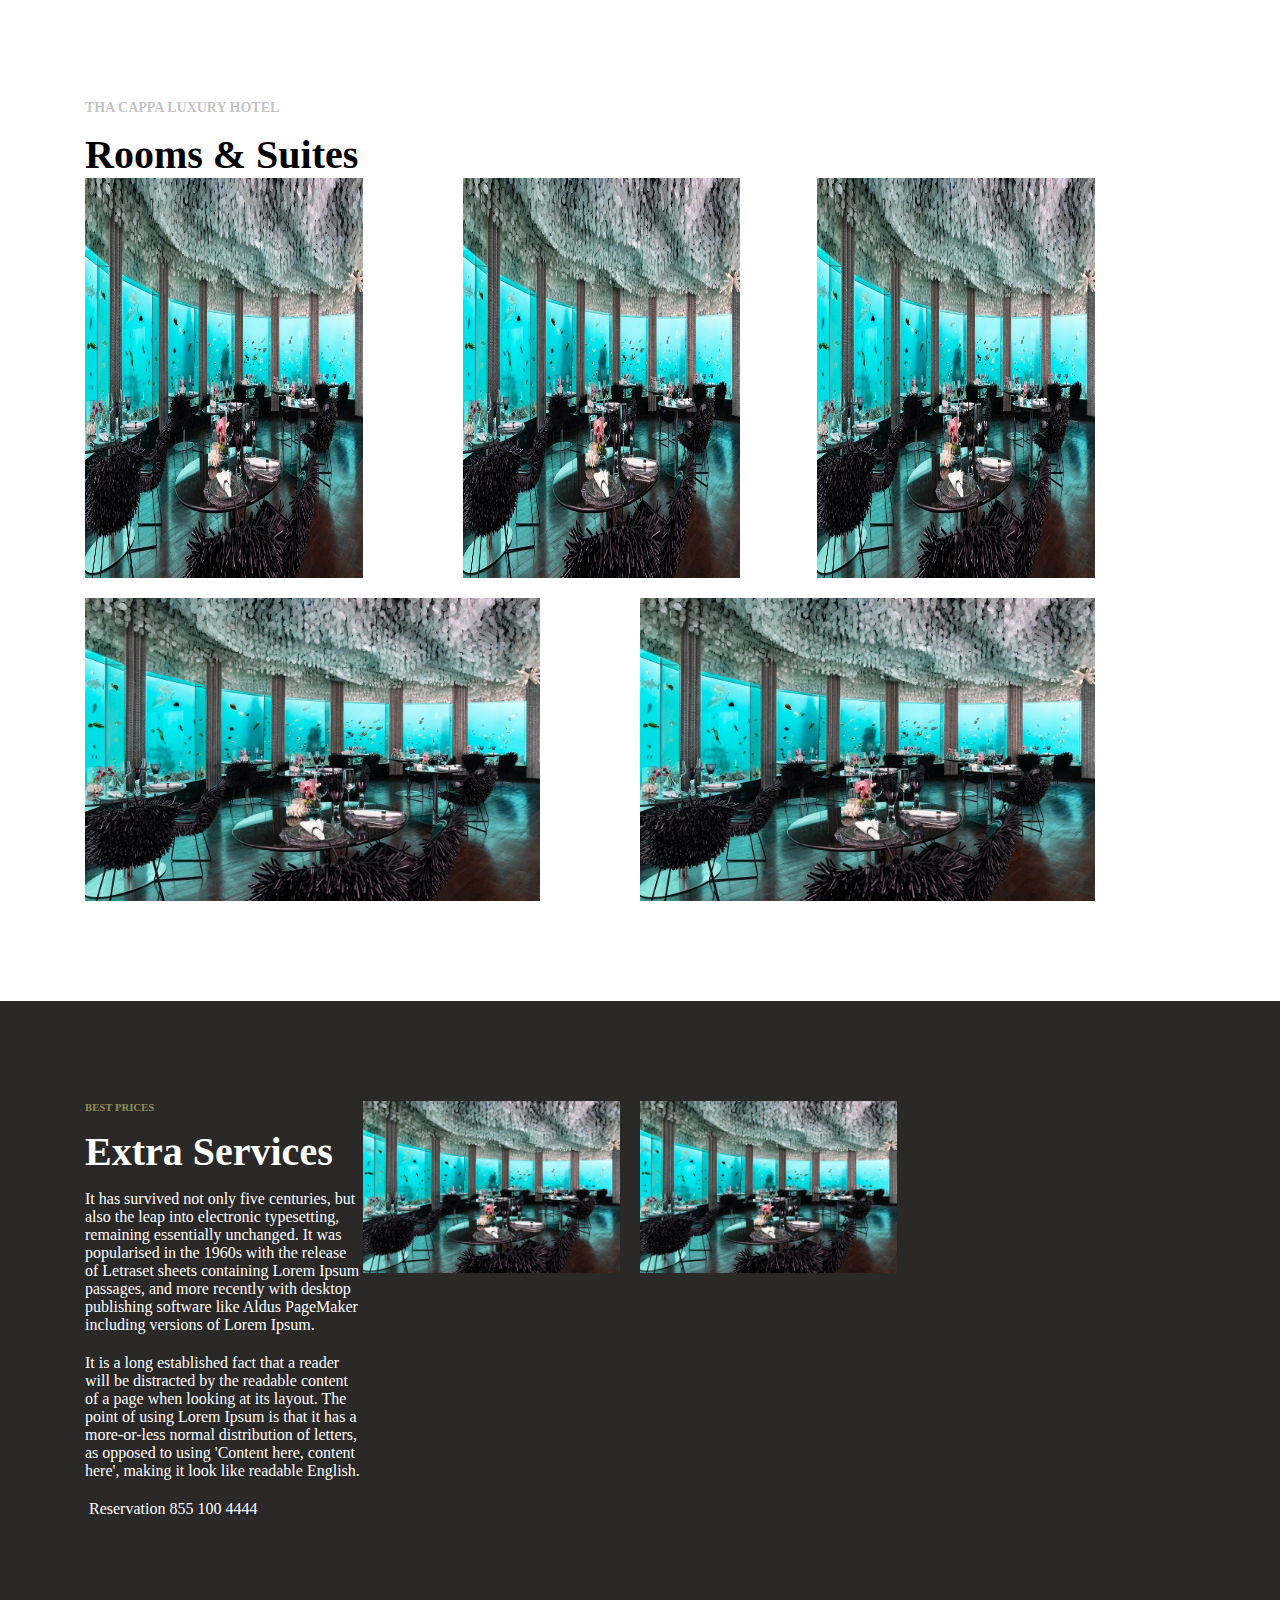
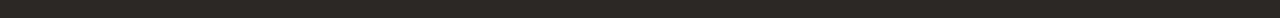
<file: index.html>
<!DOCTYPE html>

<head>
    <title>eaxm-css</title>
    <!-- FONTS -->
    <link rel="stylesheet" href="fonts/stylesheet.css" type="text/css">
    <!-- MAIN CSS -->
    <link rel="stylesheet" href="css/style.css" type="text/css">
</head>

<body>

    <!-- BENNER -->

    <section class="py">
        <div class="contariner">
            <div class="benner-content">
                <h4>THA CAPPA LUXURY HOTEL</h4>
                <H2>Rooms & Suites</H2>
            </div>
            <div class="benner-img">
                <div class="row d-flex">

                    <div class="w-3">
                        <div class="benner-img ">
                            <img src="images/room.webp" alt="room" title="room" height="400px">
                        </div>
                    </div>

                    <div class="w-3">
                        <div class="benner-img ">
                            <img src="images/room.webp" alt="room" title="room" height="400px"
                                style="margin-left: 100px;">
                        </div>
                    </div>

                    <div class="w-3">
                        <div class="benner-img">
                            <img src="images/room.webp" alt="room" title="room" height="400px"
                                style="margin-left: 177px;">
                        </div>
                    </div>

                    <div class="w-2">
                        <div class="images">
                            <img src="images/room.webp" alt="room" title="room" width="100%">
                        </div>
                    </div>

                    <div class="w-2">
                        <div class="images">
                            <img src="images/room.webp" alt="room" title="room" width="100%">
                        </div>
                    </div>

                </div>
            </div>
        </div>
    </section>

    <!-- about -->

    <section class="py about">
        <div class="contariner">
            <div class="row d-flex">
                <div class="w-3">
                    <div class="about-content">
                        <h6>BEST PRICES</h6>
                        <h2>Extra Services</h2>
                        <p> It has survived not only five centuries, but also the leap into electronic typesetting,
                            remaining essentially unchanged. It was popularised in the 1960s with the release of
                            Letraset sheets containing Lorem Ipsum passages, and more recently with desktop publishing
                            software like Aldus PageMaker including versions of Lorem Ipsum.
                        </p>
                        <p> It is a long established fact that a reader will be distracted by the readable content of a page when looking at its layout. The point of using Lorem Ipsum is that it has a more-or-less normal distribution of letters, as opposed to using 'Content here, content here', making it look like readable English.
                        </p>
                        <a href="javasript:void(0)"><i class="ri-phone-line"></i></a>
                        Reservation
                        855 100 4444
                    </div>
                </div>
                <div class="w-3">
                    <div class="about-img">
                        <img src="images/room.webp" alt="room" title="room">
                    </div>
                </div>
                <div class="w-3">
                    <div class="about-img">
                        <img src="images/room.webp" alt="room" title="room">
                    </div>
                </div>
            </div>
        </div>
    </section>
</body>

</html>
</file>
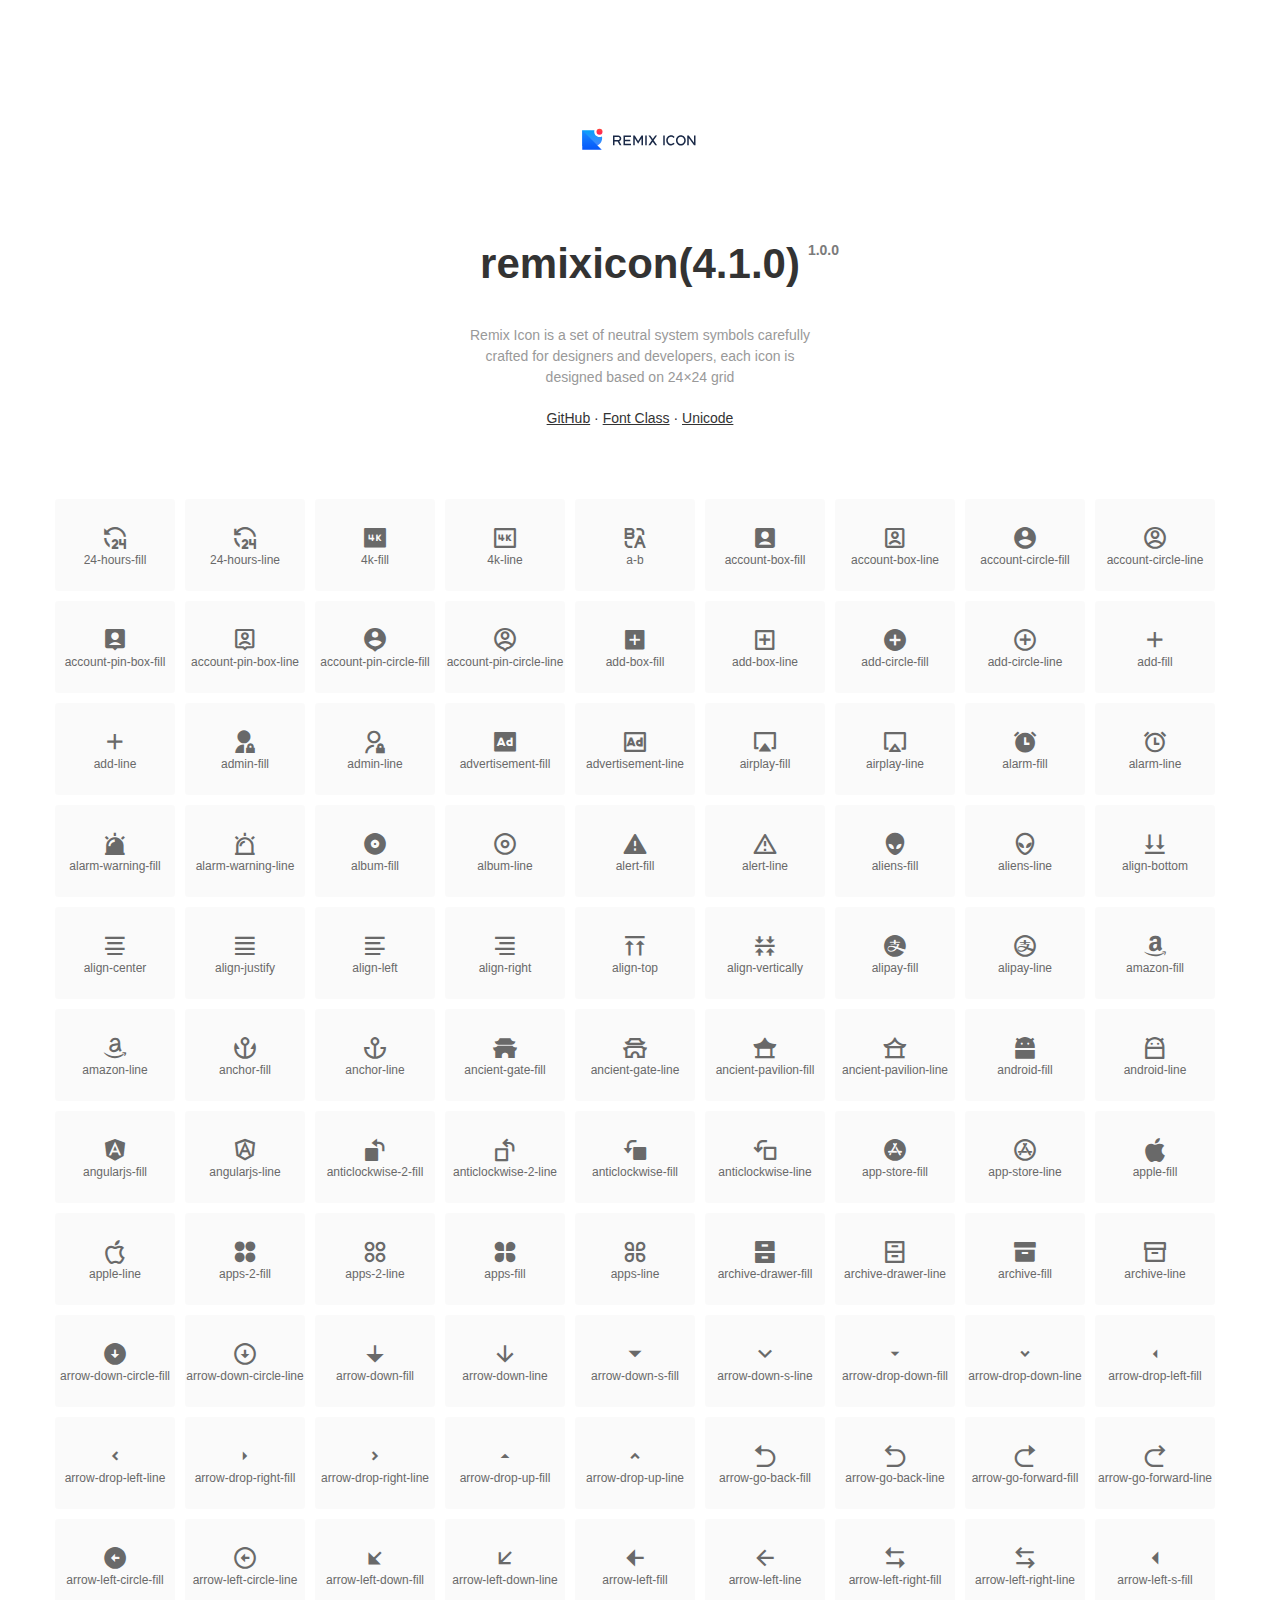
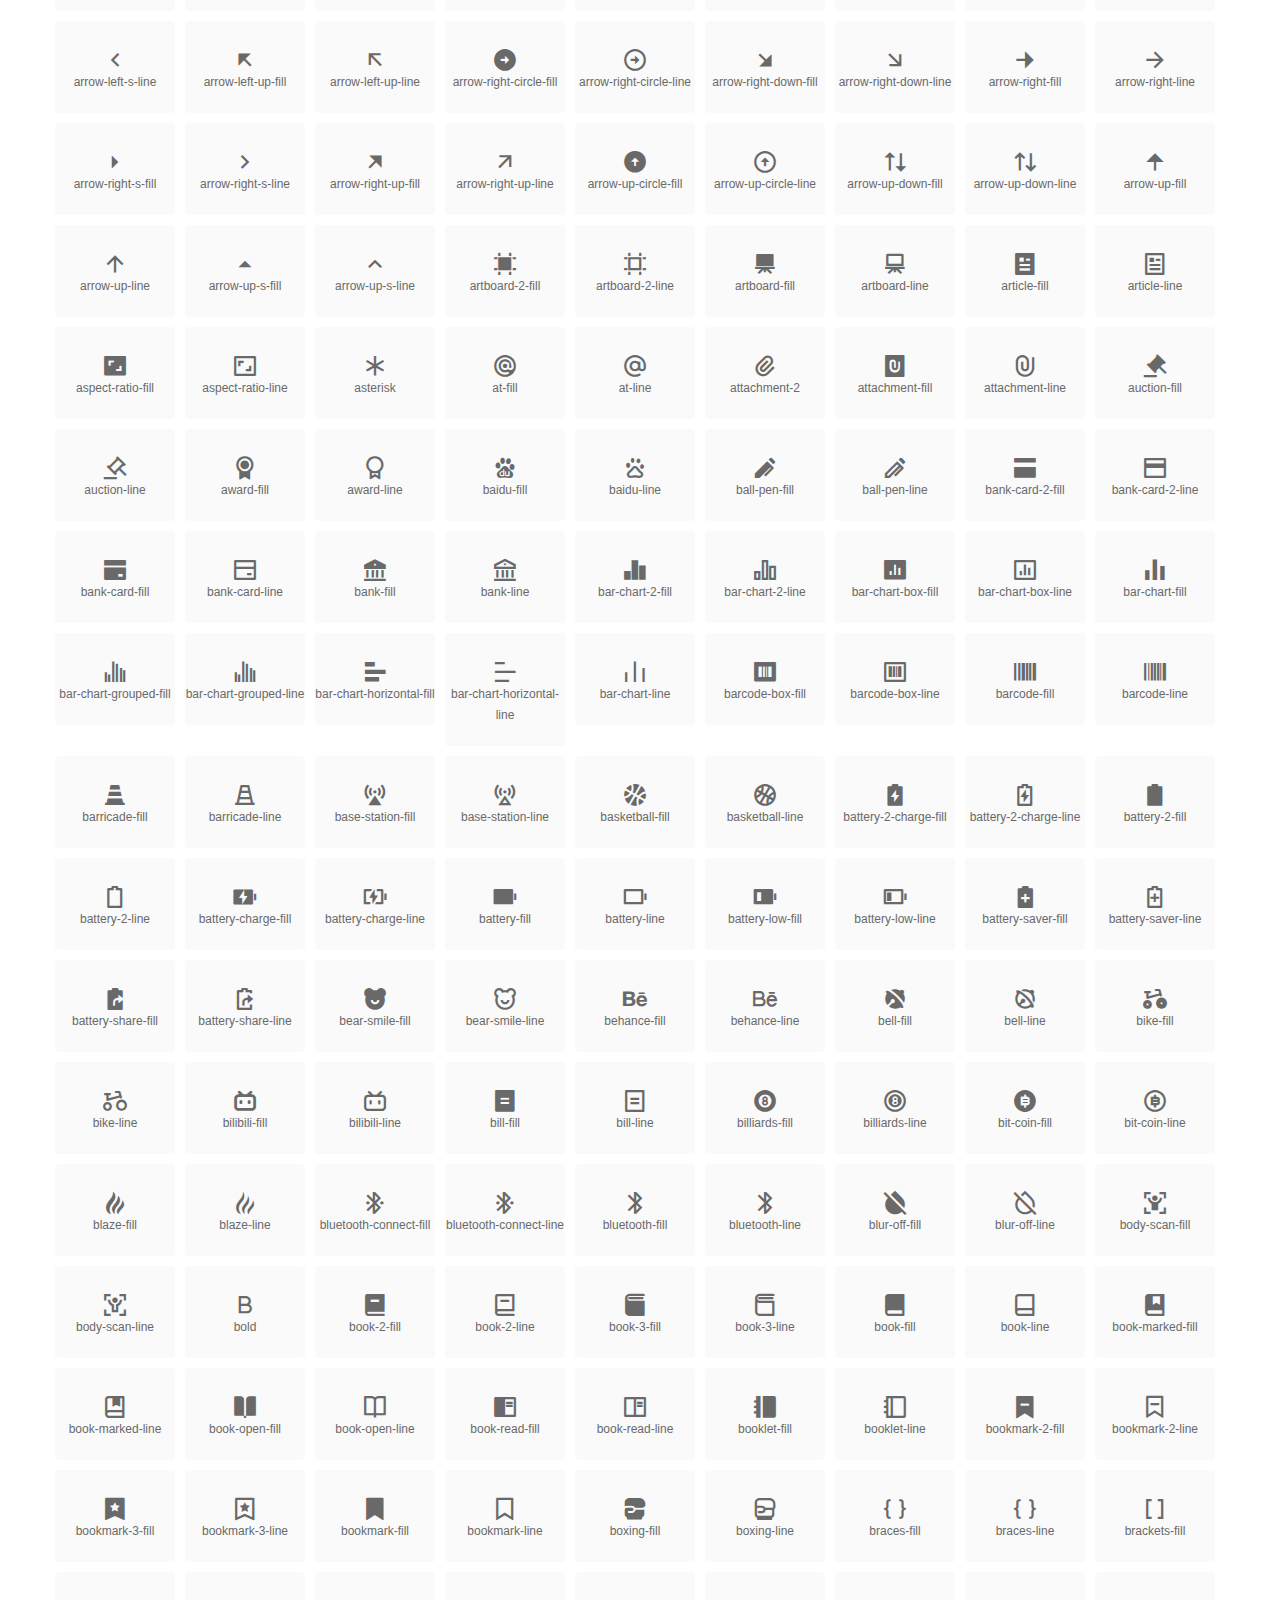
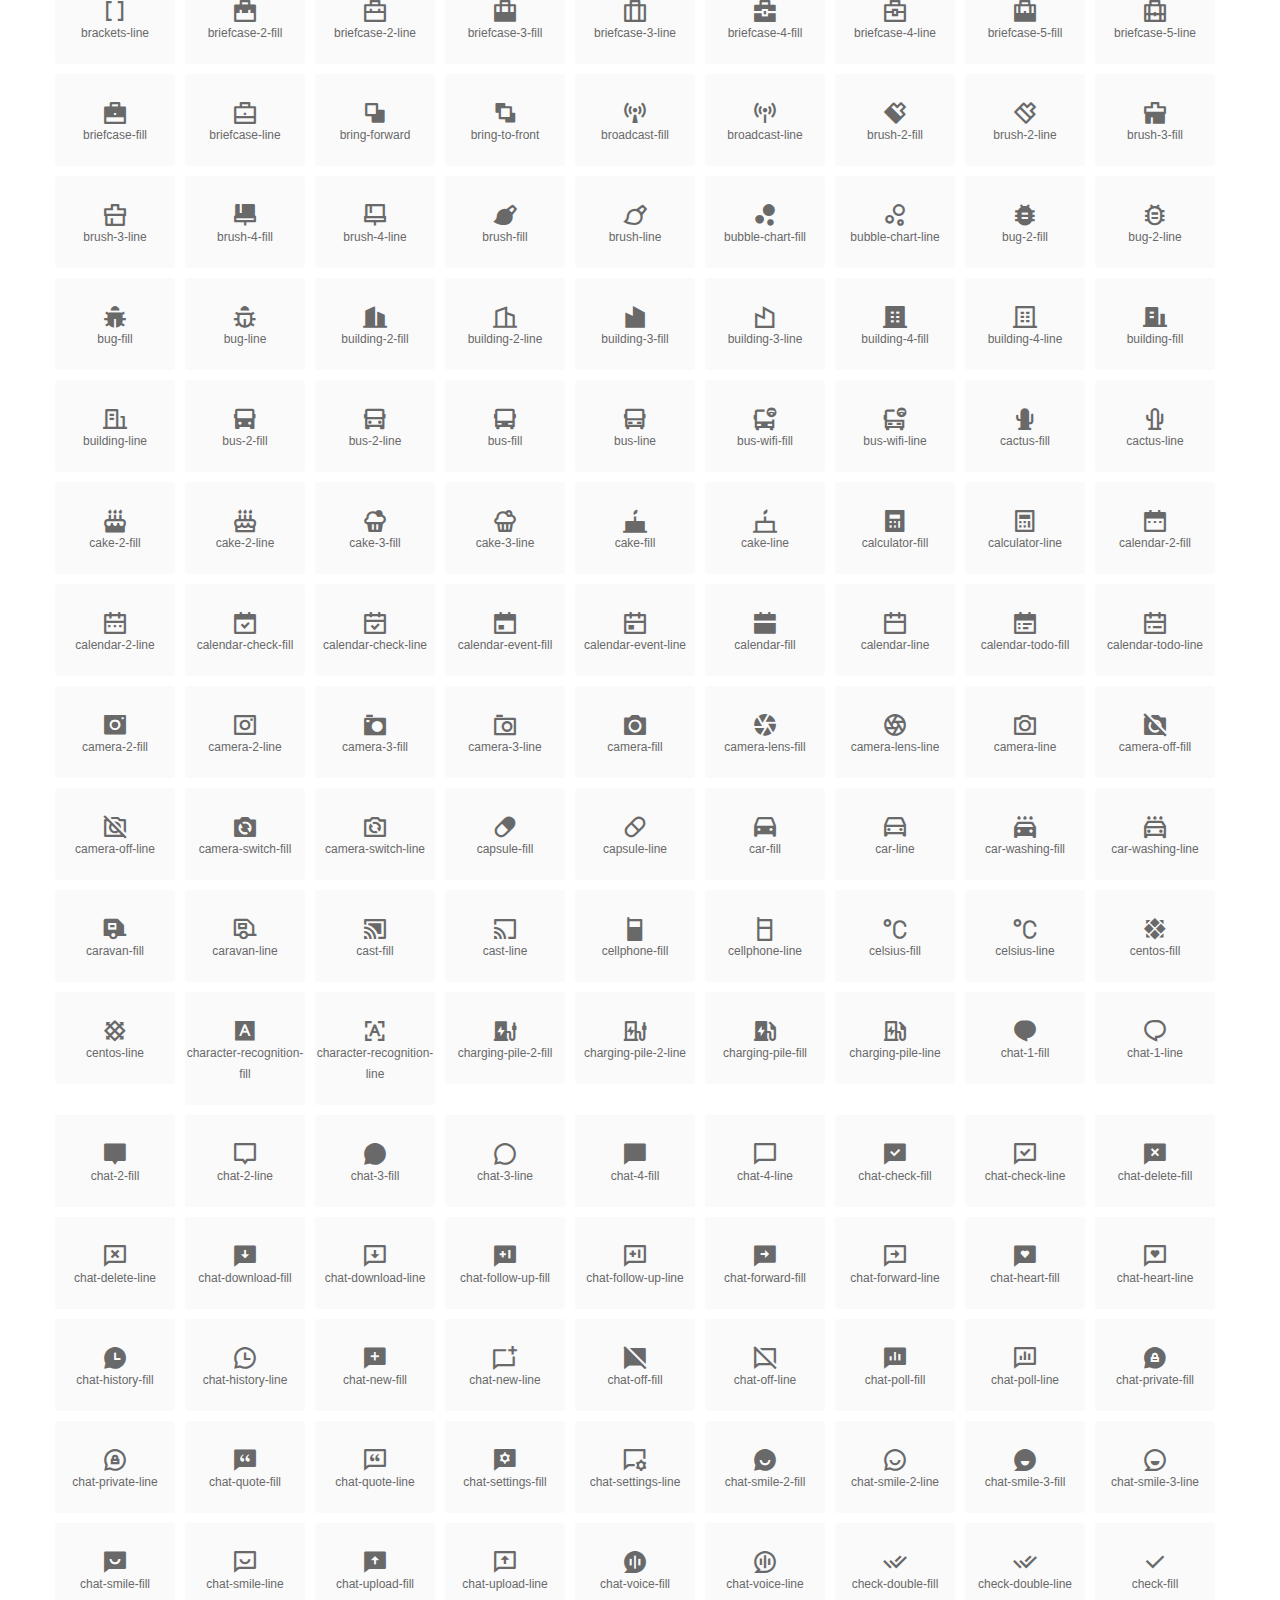
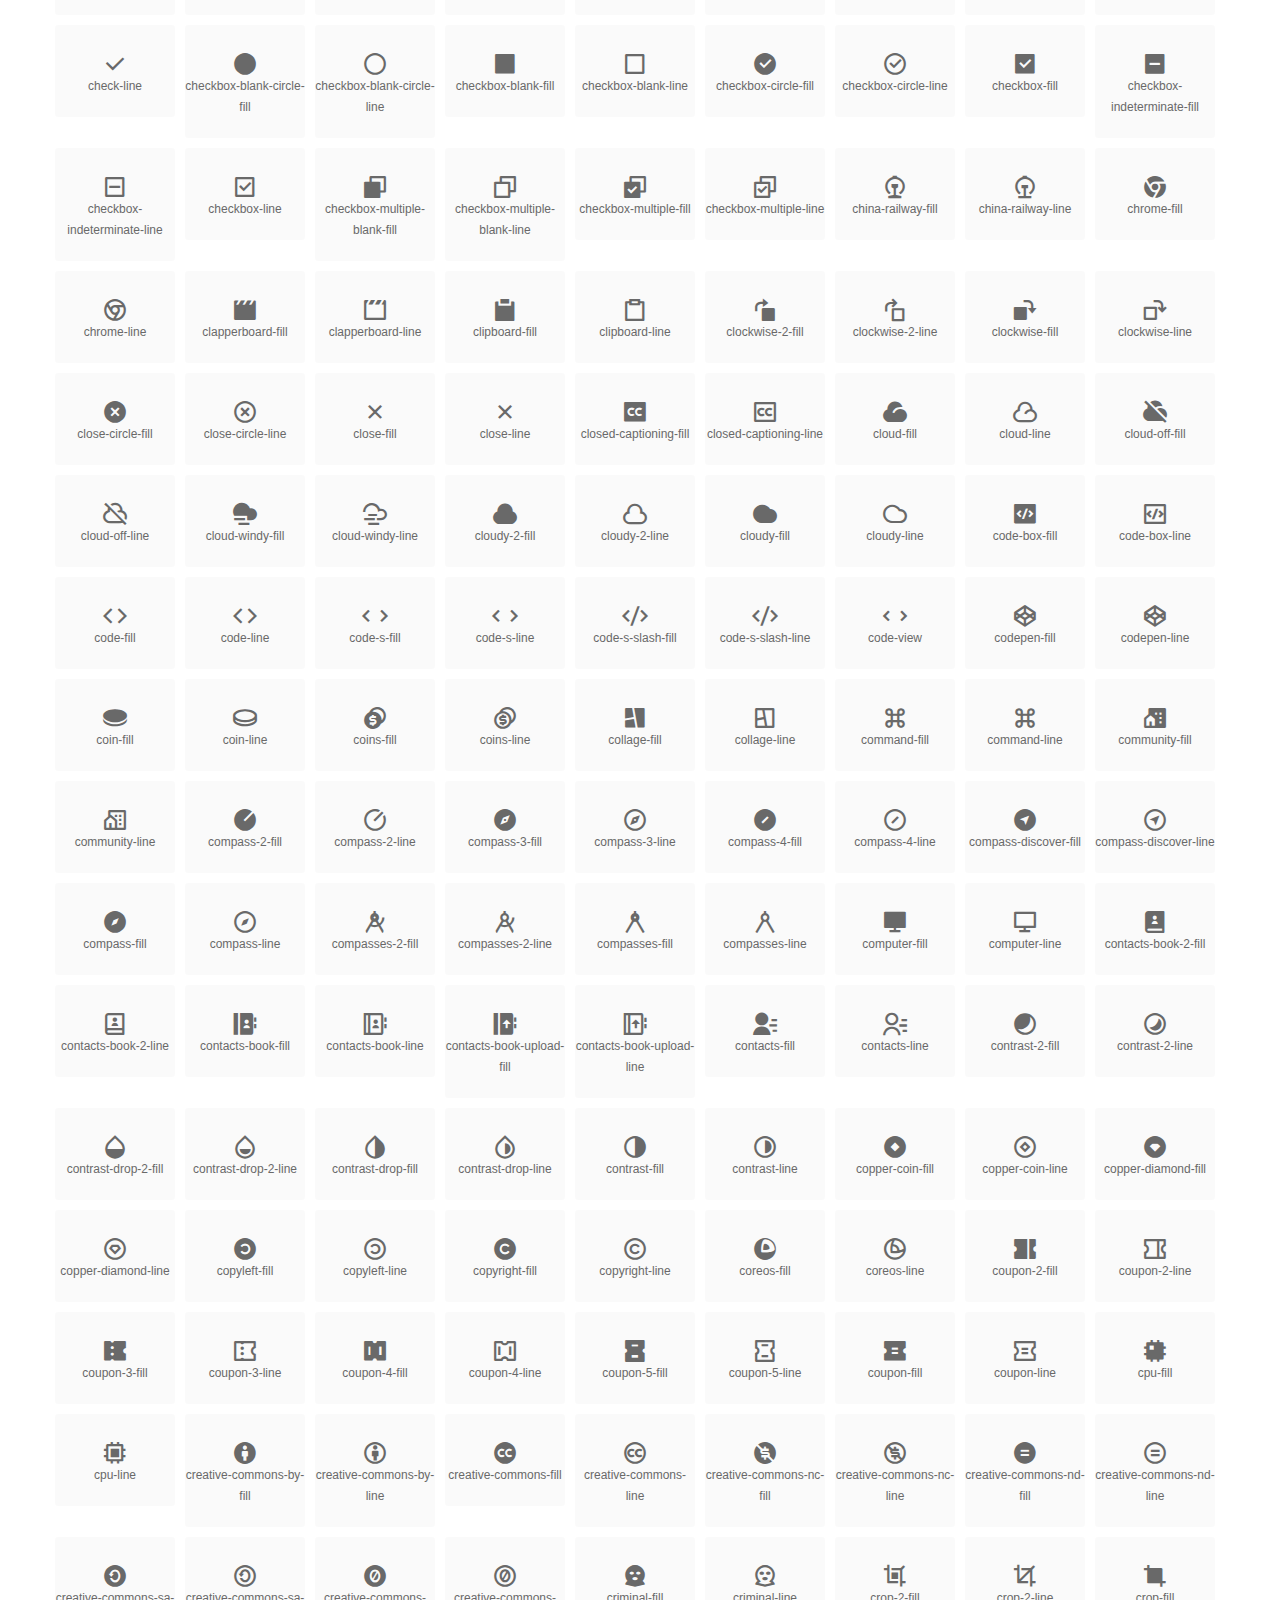
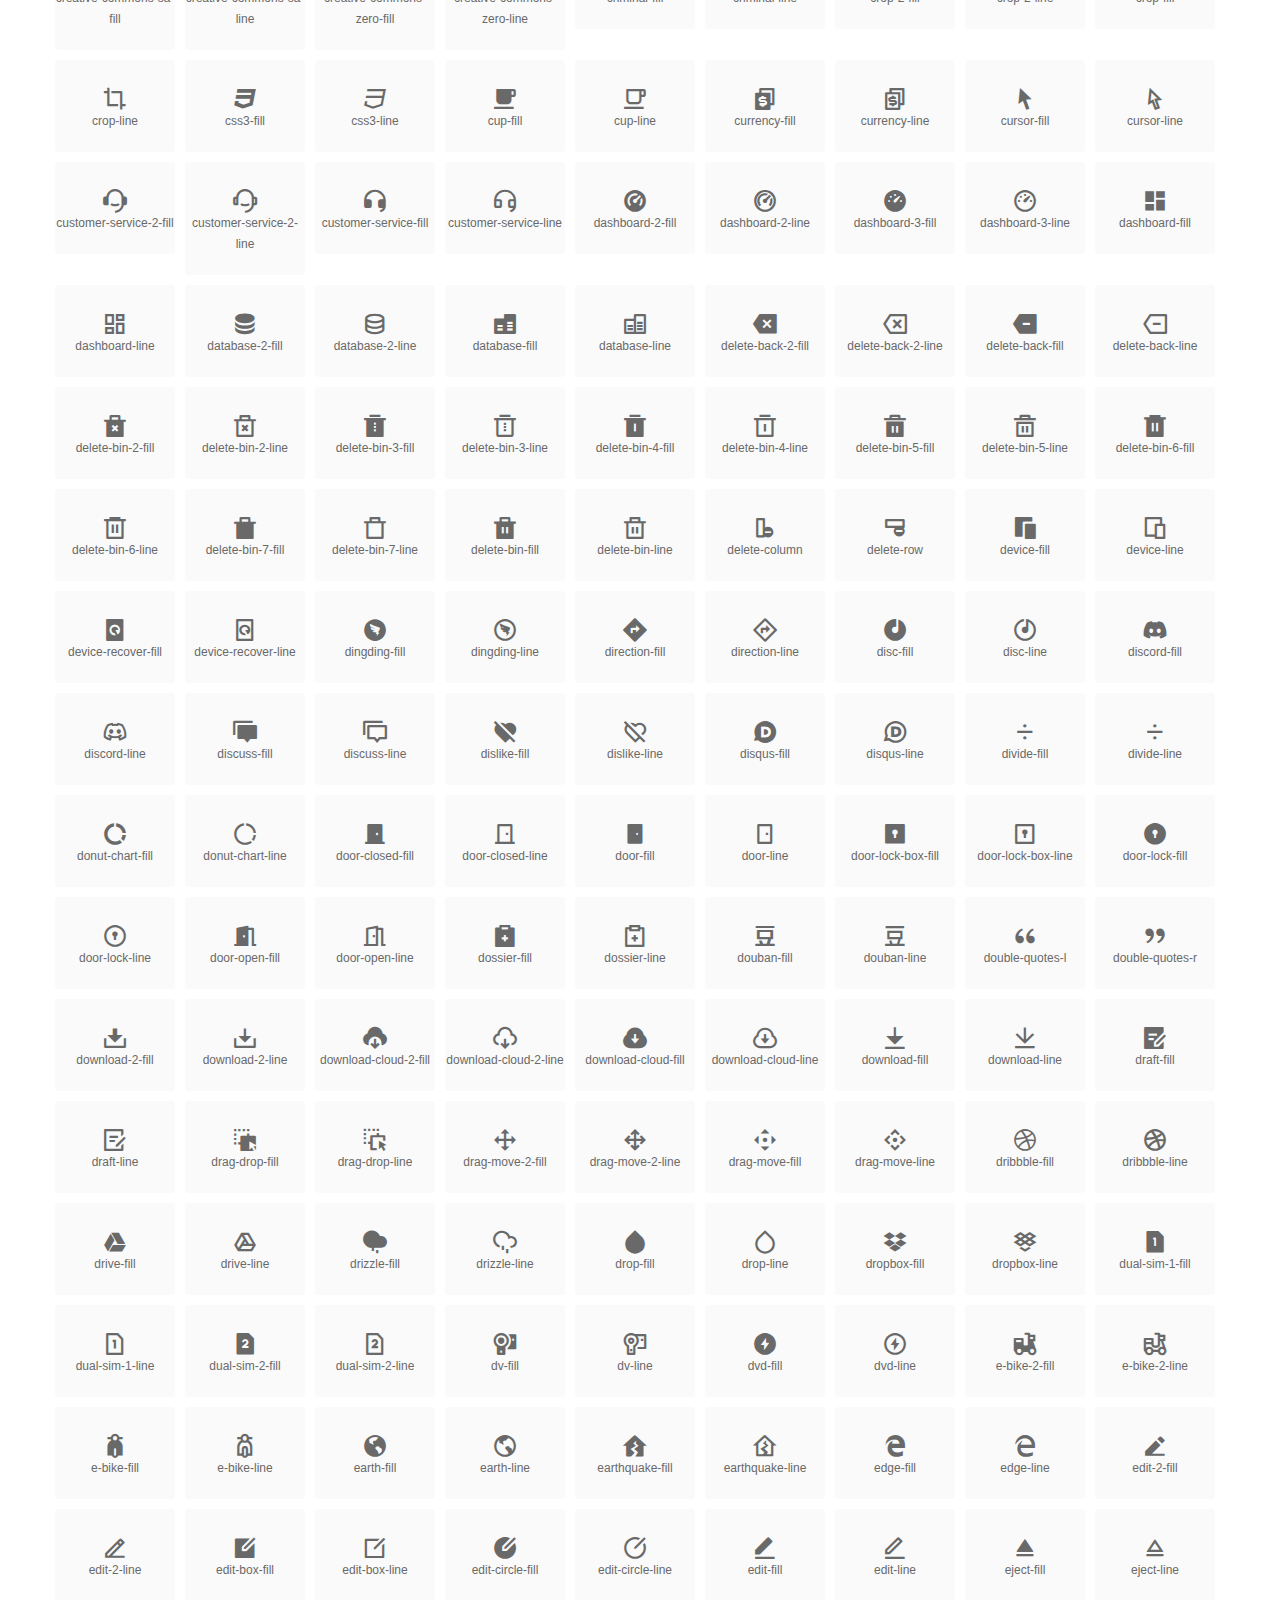
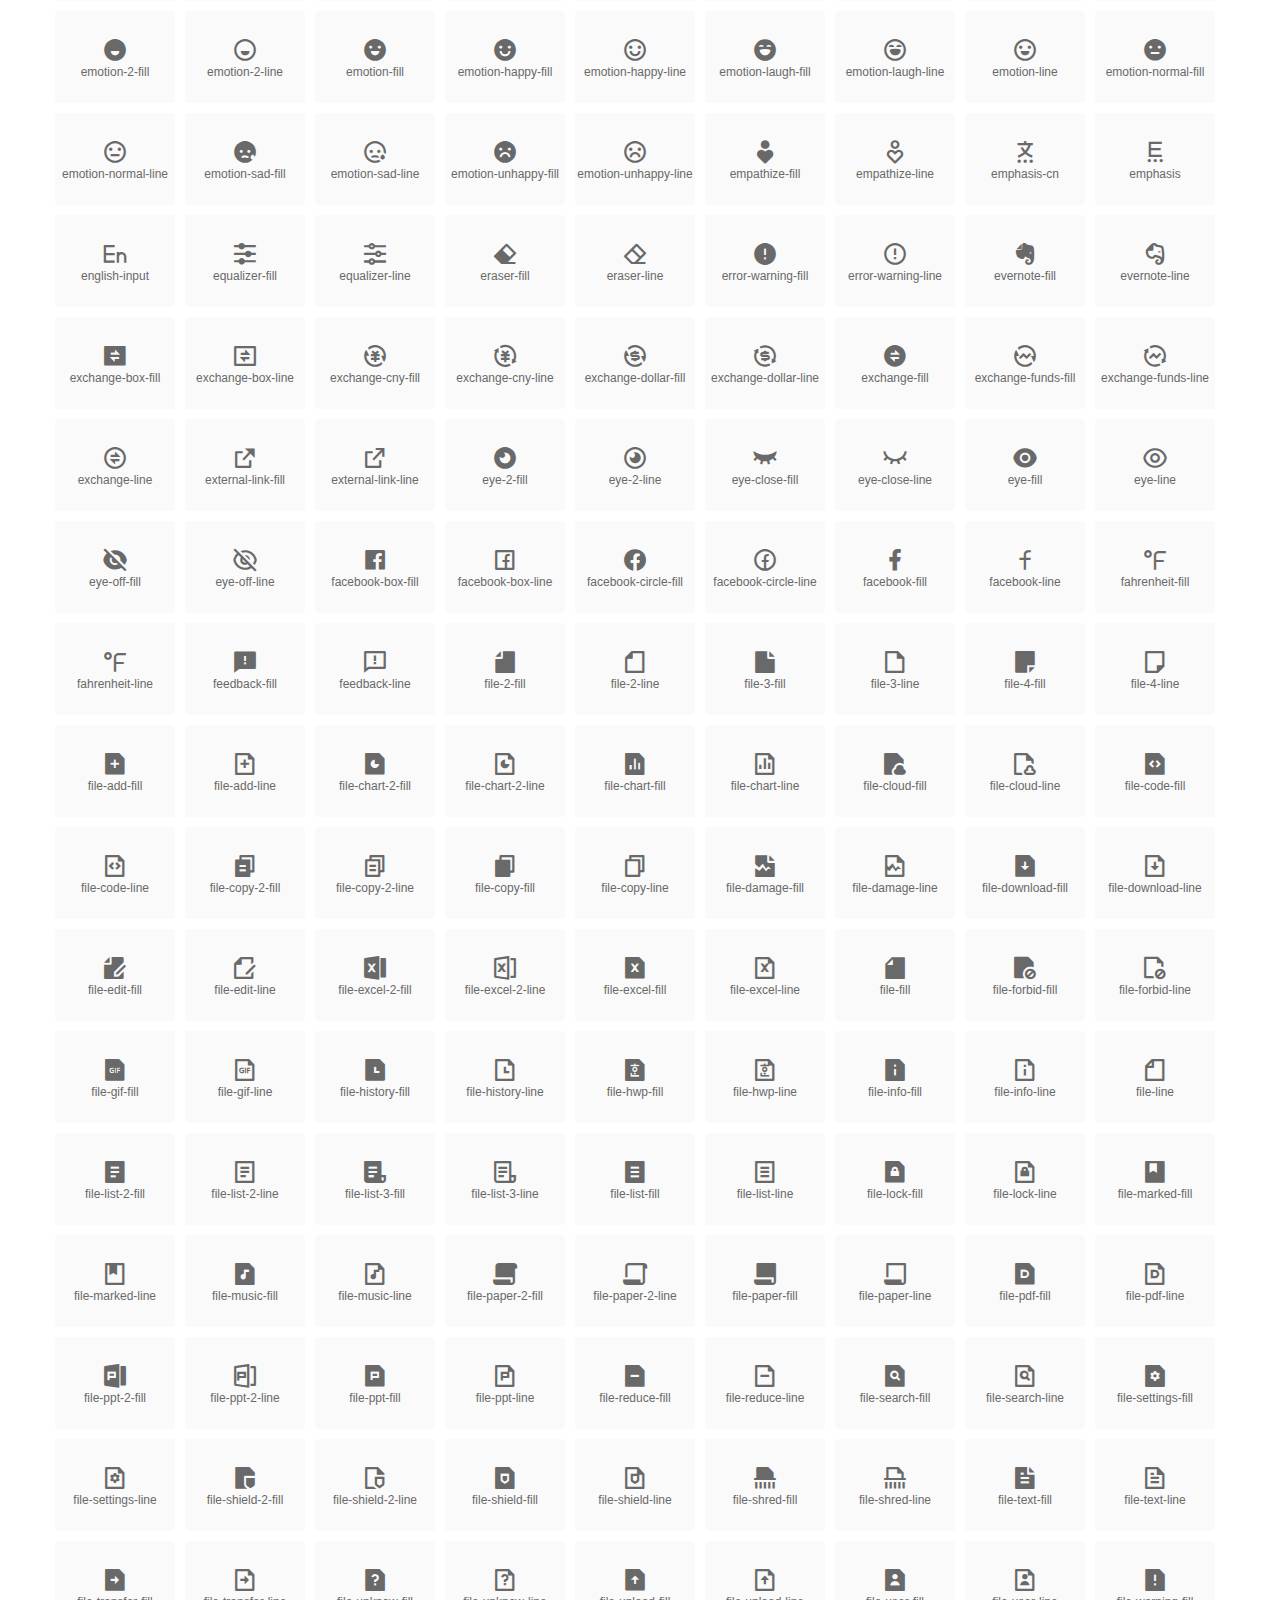
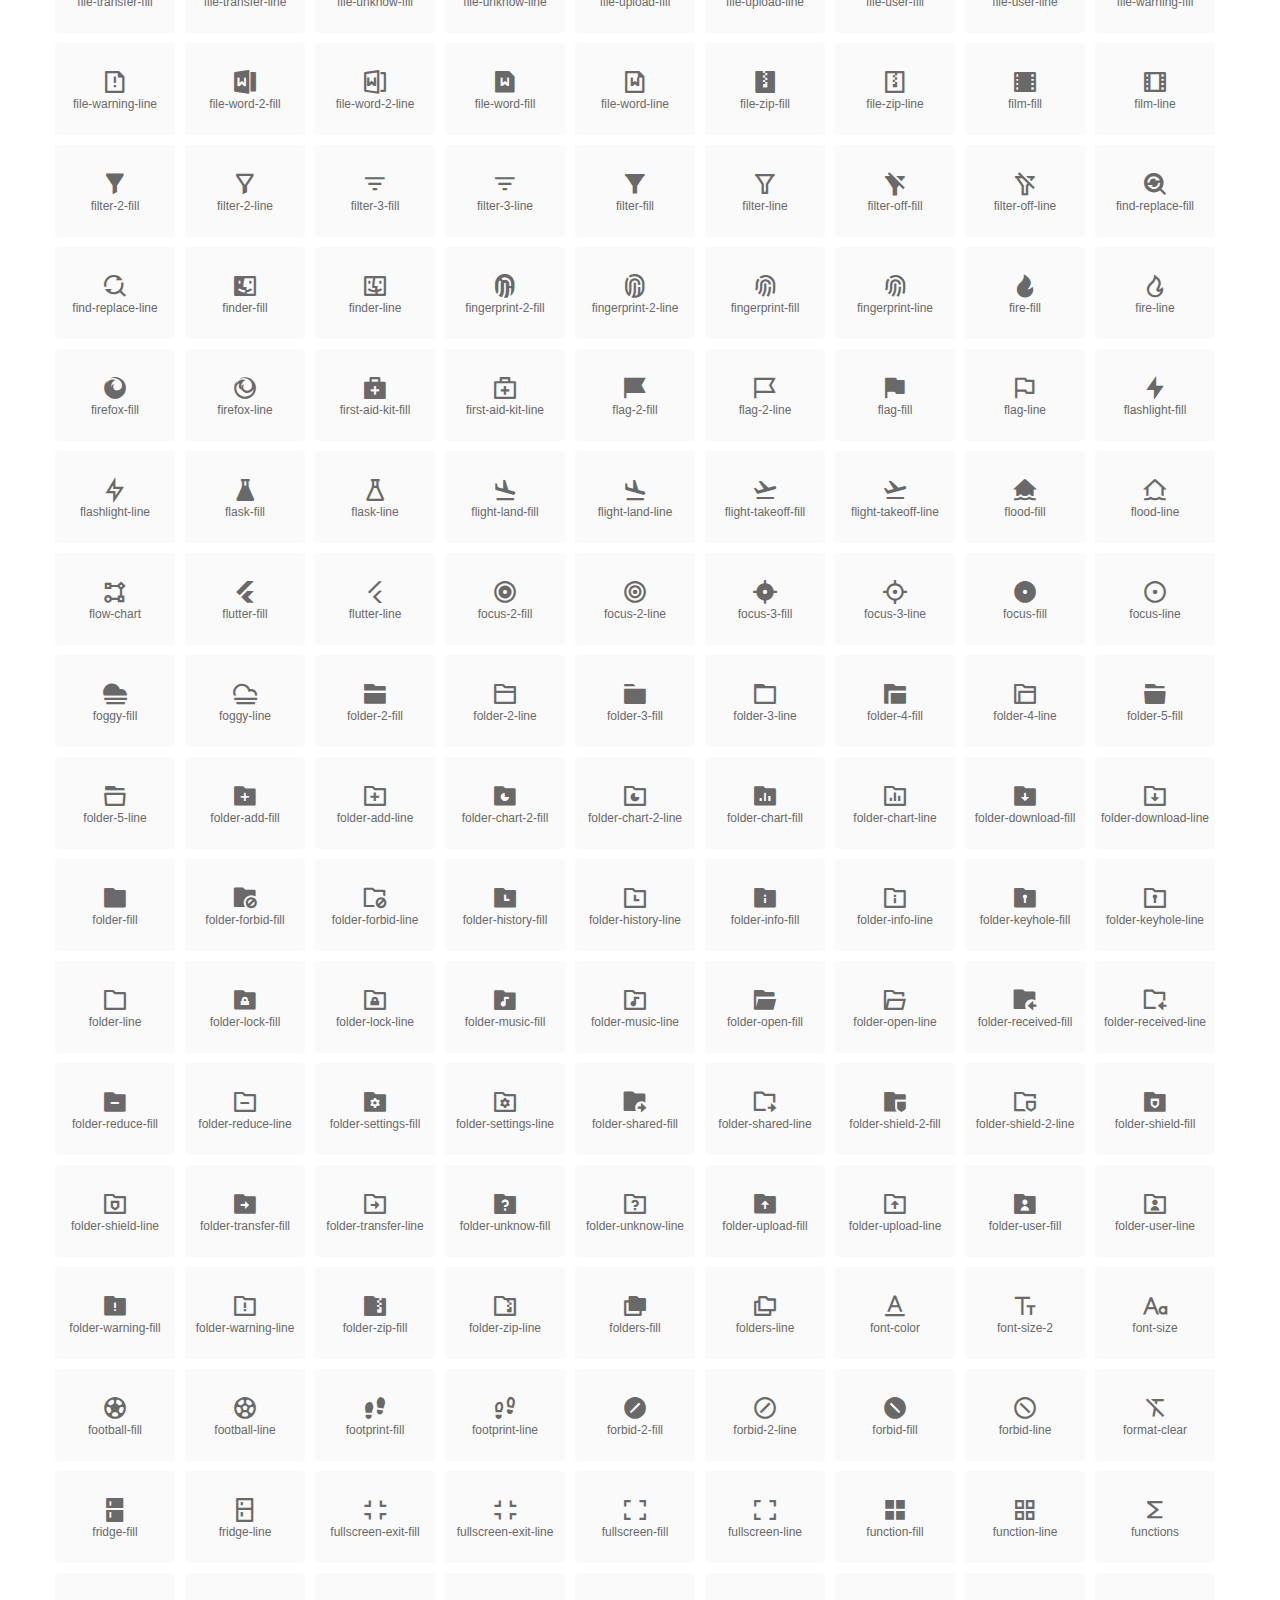
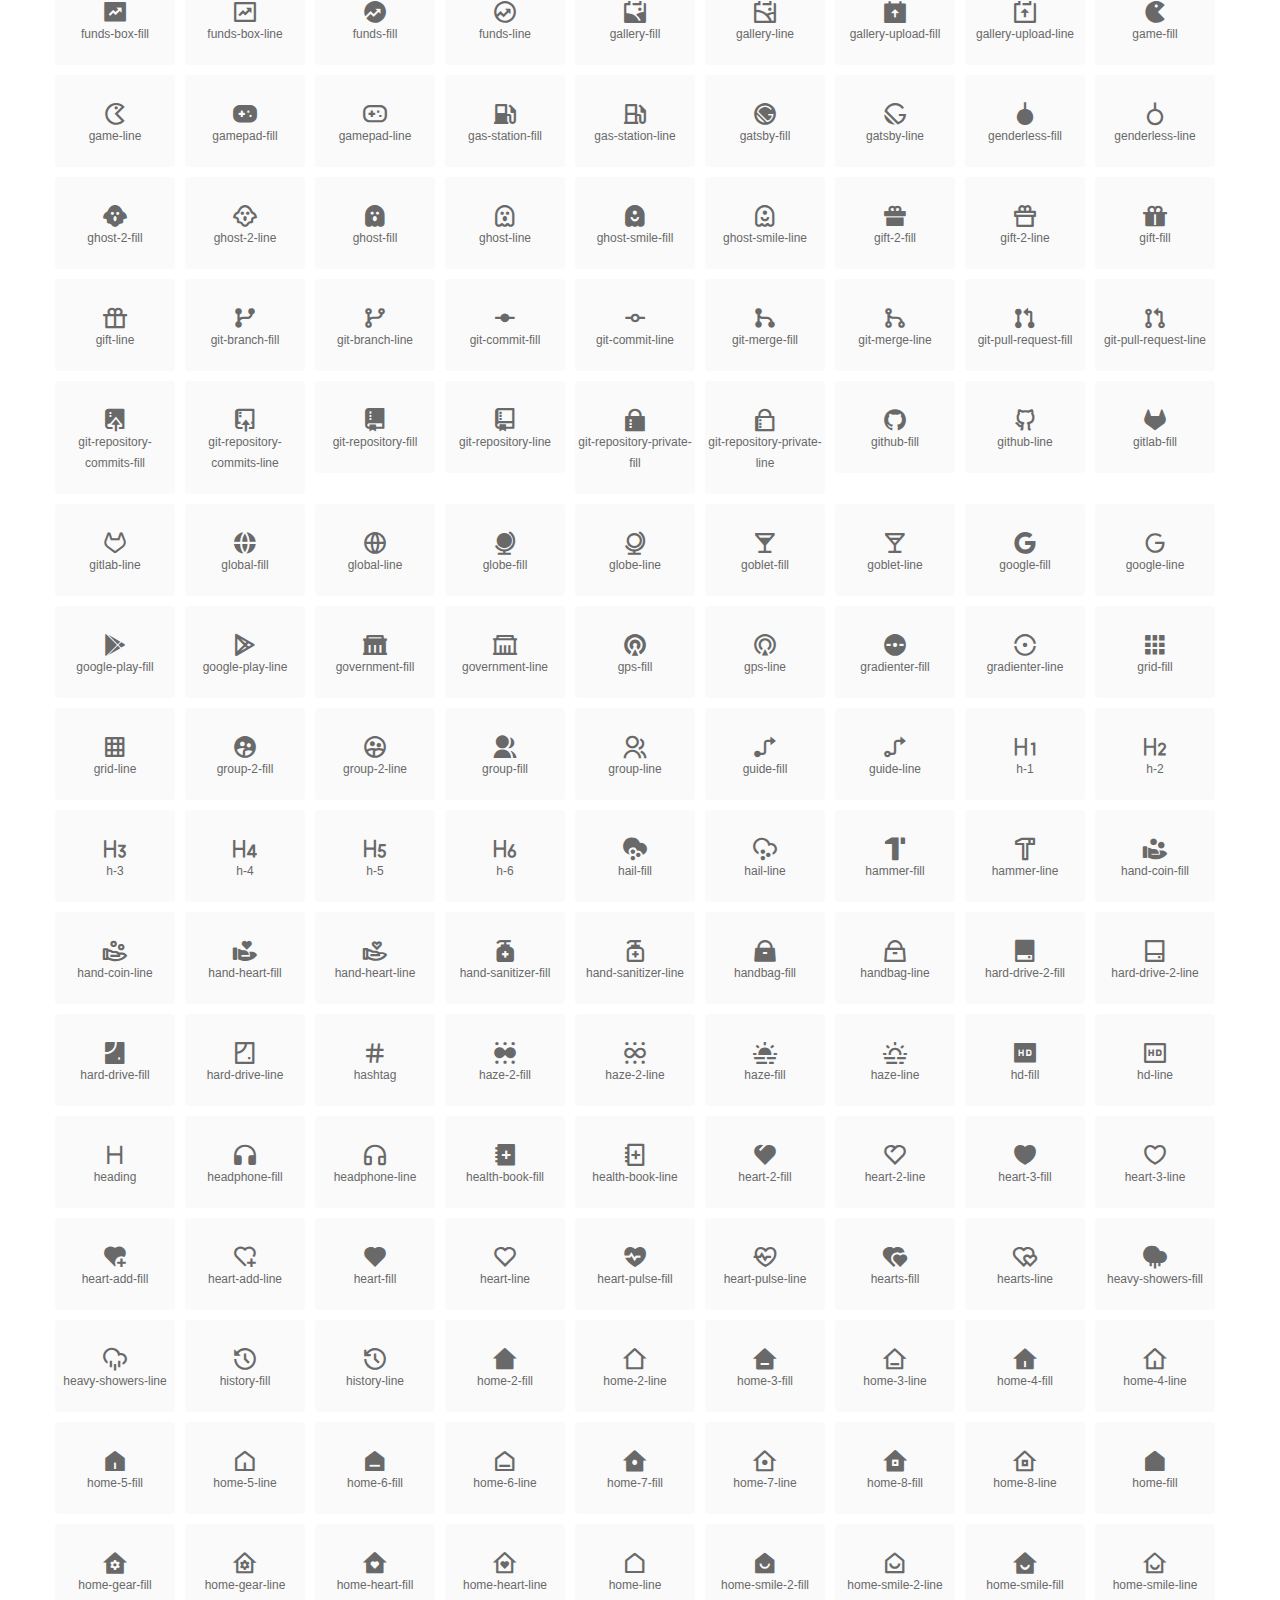
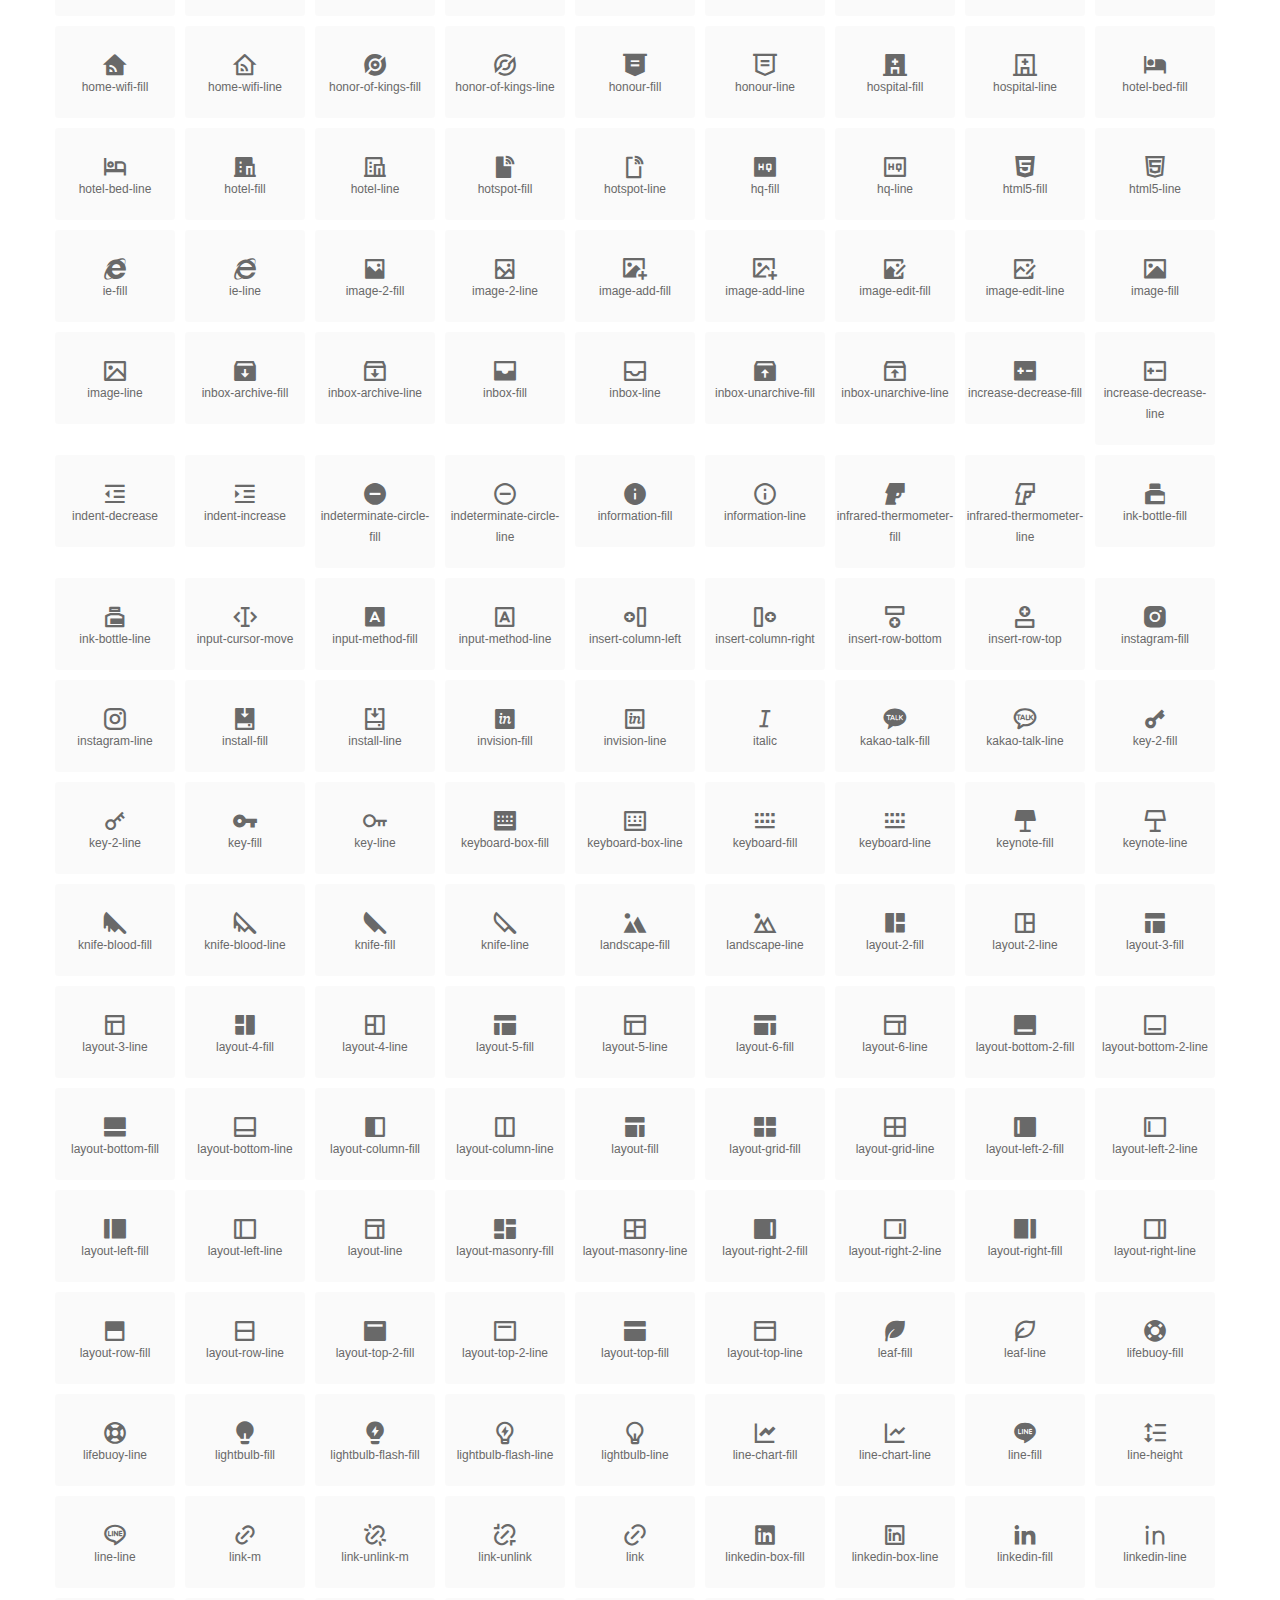
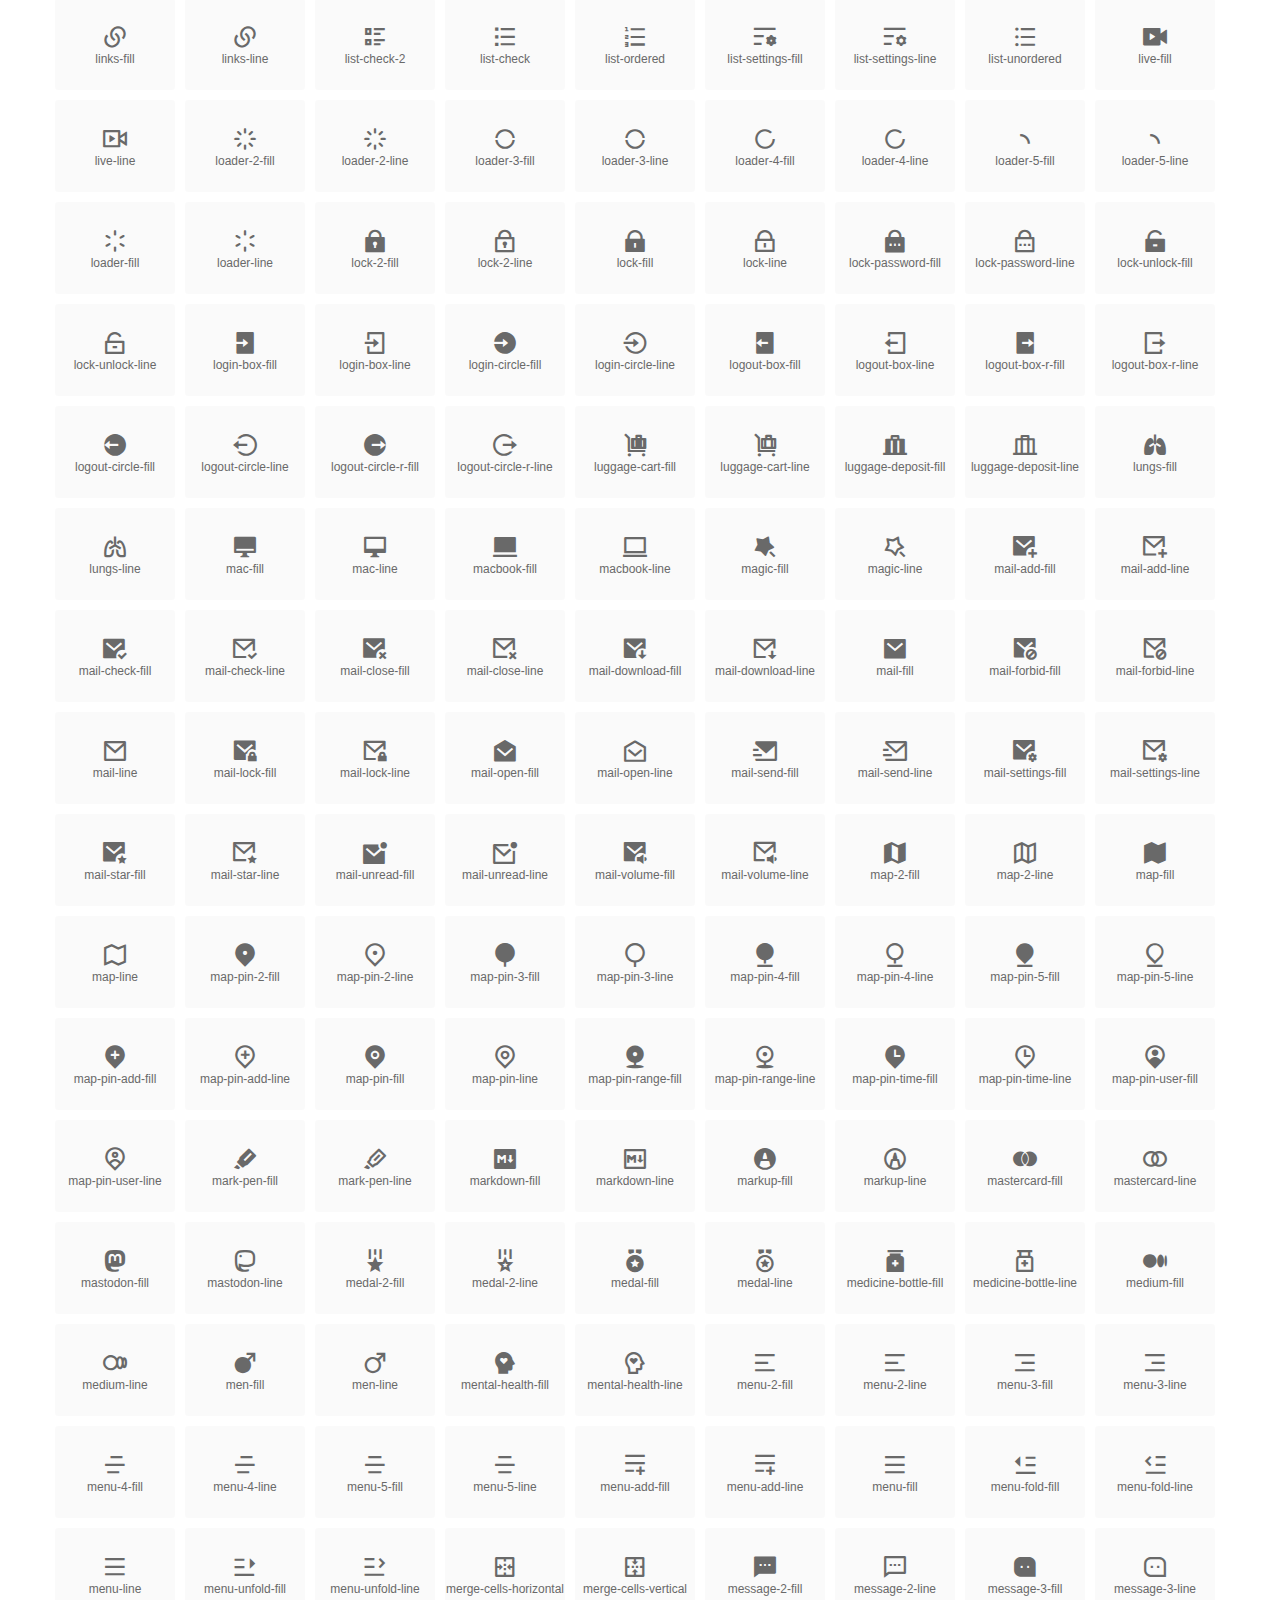
<file: remix/index.html>
<!DOCTYPE html>
<html lang="en">
<head>
  <meta charset="UTF-8">
  <title>remixicon(4.1.0)</title>
  <meta name="viewport" content="width=device-width,minimum-scale=1.0,maximum-scale=1.0,user-scalable=no">
   
  <meta name="description" content="Remix Icon is a set of neutral system symbols carefully crafted for designers and developers, each icon is designed based on 24×24 grid">
   
  <meta name="keywords" content="remixicon,TTF,EOT,WOFF,WOFF2,SVG">
  
  
  
  <link rel="stylesheet" href="remixicon.css" />
  
  <style>
    *{margin: 0;padding: 0;list-style: none;}
    body { color: #696969; font: 12px/1.5 tahoma, arial, \5b8b\4f53, sans-serif; }
    a { color: #333; text-decoration: underline; }
    a:hover { color: rgb(9, 73, 209); }
    .header { color: #333; text-align: center; padding: 80px 0 60px 0; min-height: 153px; font-size: 14px; }
    .header .logo svg { height: 120px; width: 120px; }
    .header h1 { font-size: 42px; padding: 26px 0 10px 0; }
    .header sup {font-size: 14px; margin: 8px 0 0 8px; position: absolute; color: #7b7b7b; }
    .info {
      color: #999;
      font-weight: normal;
      max-width: 346px;
      margin: 0 auto;
      padding: 20px 0;
      font-size: 14px;
    }

    .icons { max-width: 1190px; margin: 0 auto; }
    .icons ul { text-align: center; }
    .icons ul li {
      vertical-align: top;
      width: 120px;
      display: inline-block;
      text-align: center;
      background-color: rgba(0,0,0,.02);
      border-radius: 3px;
      padding: 29px 0 10px 0;
      margin-right: 10px;
      margin-top: 10px;
      transition: all 0.6s ease;
    }
    .icons ul li:hover { background-color: rgba(0,0,0,.06); }
    .icons ul li:hover span { color: #3c75e4; opacity: 1; }
    .icons ul li .unicode { color: #8c8c8c; opacity: 0.3; }
    .icons ul li h4 {
      font-weight: normal;
      padding: 10px 0 5px 0;
      display: block;
      color: #8c8c8c;
      font-size: 14px;
      line-height: 12px;
      opacity: 0.8;
    }
    .icons ul li:hover h4 { opacity: 1; }
    .icons ul li svg { width: 24px; height: 24px; }
    .icons ul li:hover { color: #3c75e4; }
    .footer { text-align: center; padding: 10px 0 90px 0; }
    .footer a { text-align: center; padding: 10px 0 90px 0; color: #696969;}
    .footer a:hover { color: #0949d1; }
    .links { text-align: center; padding: 50px 0 0 0; font-size: 14px; }
    
    .icons ul li.class-icon { font-size: 21px; line-height: 21px; padding-bottom: 20px; }
    .icons ul li.class-icon p{ font-size: 12px; }
    .icons ul li.class-icon [class^="ri-"]{ font-size: 26px; }
    
    
    
  </style>
  
</head>

<body>
  
  <div class="header">
    
    <div class="logo">
      <a href="./"><svg width="160" height="32" viewBox="0 0 160 32" fill="none" xmlns="http://www.w3.org/2000/svg">
<path d="M121.5 9.80005C123.33 9.80005 124.984 10.5797 126.165 11.8344L124.75 13.2496C123.929 12.3549 122.773 11.8 121.5 11.8C119.029 11.8 117 13.891 117 16.5C117 19.1091 119.029 21.2 121.5 21.2C122.773 21.2 123.929 20.6452 124.75 19.7505L126.165 21.1657C124.984 22.4204 123.33 23.2 121.5 23.2C117.91 23.2 115 20.2004 115 16.5C115 12.7997 117.91 9.80005 121.5 9.80005Z" fill="#1A2947"/>
<path d="M113 10V23H111V10H113Z" fill="#1A2947"/>
<path d="M154 23V9.99988H152L152 19.6019L144.997 9.99988L143 10.0039V23H145L145 13.3969L152 23H154Z" fill="#1A2947"/>
<path d="M68 10V12H60V15.5H67V17.5H60V21H68V23H58V10H68Z" fill="#1A2947"/>
<path d="M82 10L77.4999 17.201L73 10H71V23H73V13.775L77.4999 20.975L82 13.773V23H84V10H82Z" fill="#1A2947"/>
<path d="M89 10V23H87V10H89Z" fill="#1A2947"/>
<path d="M96.9999 14.7565L93.6689 9.99951H91.2279L95.7789 16.4995L91.2289 22.9995H93.6689L96.9999 18.2435L100.33 22.9995H102.772L98.2209 16.4995L102.773 9.99951H100.33L96.9999 14.7565Z" fill="#1A2947"/>
<path fill-rule="evenodd" clip-rule="evenodd" d="M141 16.5C141 12.7997 138.09 9.80005 134.5 9.80005C130.91 9.80005 128 12.7997 128 16.5C128 20.2004 130.91 23.2 134.5 23.2C138.09 23.2 141 20.2004 141 16.5ZM130 16.5C130 13.891 132.029 11.8 134.5 11.8C136.971 11.8 139 13.891 139 16.5C139 19.1091 136.971 21.2 134.5 21.2C132.029 21.2 130 19.1091 130 16.5Z" fill="#1A2947"/>
<path fill-rule="evenodd" clip-rule="evenodd" d="M51 10C53.2091 10 55 11.7909 55 14C55 15.7175 53.9176 17.1821 52.3977 17.749L55.1901 22.999H52.9251L50.267 18H46V23H44V10H51ZM46 11.999V15.999L51 16C52.1046 16 53 15.1046 53 14C53 12.8955 52.1 12 51 12L46 11.999Z" fill="#1A2947"/>
<path fill-rule="evenodd" clip-rule="evenodd" d="M19.2887 3.00389C19.1928 3.0013 19.0965 3 19 3H3V24H19C24.799 24 29.5 19.299 29.5 13.5C29.5 12.7108 29.4129 11.942 29.2479 11.2025C28.2772 11.7119 27.1722 12 26 12C22.134 12 19 8.86599 19 5C19 4.30645 19.1009 3.63646 19.2887 3.00389Z" fill="url(#paint0_linear_960_1054)"/>
<g filter="url(#filter0_b_960_1054)">
<path fill-rule="evenodd" clip-rule="evenodd" d="M3 3L29 29H3V3Z" fill="url(#paint1_linear_960_1054)"/>
</g>
<circle cx="26" cy="5" r="4" fill="url(#paint2_linear_960_1054)"/>
<defs>
<filter id="filter0_b_960_1054" x="-2.43656" y="-2.43656" width="36.8731" height="36.8731" filterUnits="userSpaceOnUse" color-interpolation-filters="sRGB">
<feFlood flood-opacity="0" result="BackgroundImageFix"/>
<feGaussianBlur in="BackgroundImage" stdDeviation="2.71828"/>
<feComposite in2="SourceAlpha" operator="in" result="effect1_backgroundBlur_960_1054"/>
<feBlend mode="normal" in="SourceGraphic" in2="effect1_backgroundBlur_960_1054" result="shape"/>
</filter>
<linearGradient id="paint0_linear_960_1054" x1="3" y1="3" x2="3" y2="24" gradientUnits="userSpaceOnUse">
<stop stop-color="#05A0FA"/>
<stop offset="1" stop-color="#4785FF"/>
</linearGradient>
<linearGradient id="paint1_linear_960_1054" x1="3" y1="3" x2="3" y2="29" gradientUnits="userSpaceOnUse">
<stop stop-color="#1A8CFF"/>
<stop offset="1" stop-color="#0557FA"/>
</linearGradient>
<linearGradient id="paint2_linear_960_1054" x1="22" y1="1" x2="22" y2="9" gradientUnits="userSpaceOnUse">
<stop stop-color="#FF463A"/>
<stop offset="1" stop-color="#FF1F5A"/>
</linearGradient>
</defs>
</svg>
</a>
    </div>
    
    <h1>remixicon(4.1.0)<sup>1.0.0</sup></h1>
    <div class="info">
      Remix Icon is a set of neutral system symbols carefully crafted for designers and developers, each icon is designed based on 24×24 grid
    </div>
    <p>
      
      <a href="https://github.com/Remix-Design/remixicon.git">GitHub</a> · 
      
      <a href="index.html">Font Class</a> · 
      
      <a href="unicode.html">Unicode</a>
      
    </p>
  </div>
  <div class="icons">
    <ul>
      <li class="class-icon"><i class="ri-24-hours-fill"></i><p class="name">24-hours-fill</p></li><li class="class-icon"><i class="ri-24-hours-line"></i><p class="name">24-hours-line</p></li><li class="class-icon"><i class="ri-4k-fill"></i><p class="name">4k-fill</p></li><li class="class-icon"><i class="ri-4k-line"></i><p class="name">4k-line</p></li><li class="class-icon"><i class="ri-a-b"></i><p class="name">a-b</p></li><li class="class-icon"><i class="ri-account-box-fill"></i><p class="name">account-box-fill</p></li><li class="class-icon"><i class="ri-account-box-line"></i><p class="name">account-box-line</p></li><li class="class-icon"><i class="ri-account-circle-fill"></i><p class="name">account-circle-fill</p></li><li class="class-icon"><i class="ri-account-circle-line"></i><p class="name">account-circle-line</p></li><li class="class-icon"><i class="ri-account-pin-box-fill"></i><p class="name">account-pin-box-fill</p></li><li class="class-icon"><i class="ri-account-pin-box-line"></i><p class="name">account-pin-box-line</p></li><li class="class-icon"><i class="ri-account-pin-circle-fill"></i><p class="name">account-pin-circle-fill</p></li><li class="class-icon"><i class="ri-account-pin-circle-line"></i><p class="name">account-pin-circle-line</p></li><li class="class-icon"><i class="ri-add-box-fill"></i><p class="name">add-box-fill</p></li><li class="class-icon"><i class="ri-add-box-line"></i><p class="name">add-box-line</p></li><li class="class-icon"><i class="ri-add-circle-fill"></i><p class="name">add-circle-fill</p></li><li class="class-icon"><i class="ri-add-circle-line"></i><p class="name">add-circle-line</p></li><li class="class-icon"><i class="ri-add-fill"></i><p class="name">add-fill</p></li><li class="class-icon"><i class="ri-add-line"></i><p class="name">add-line</p></li><li class="class-icon"><i class="ri-admin-fill"></i><p class="name">admin-fill</p></li><li class="class-icon"><i class="ri-admin-line"></i><p class="name">admin-line</p></li><li class="class-icon"><i class="ri-advertisement-fill"></i><p class="name">advertisement-fill</p></li><li class="class-icon"><i class="ri-advertisement-line"></i><p class="name">advertisement-line</p></li><li class="class-icon"><i class="ri-airplay-fill"></i><p class="name">airplay-fill</p></li><li class="class-icon"><i class="ri-airplay-line"></i><p class="name">airplay-line</p></li><li class="class-icon"><i class="ri-alarm-fill"></i><p class="name">alarm-fill</p></li><li class="class-icon"><i class="ri-alarm-line"></i><p class="name">alarm-line</p></li><li class="class-icon"><i class="ri-alarm-warning-fill"></i><p class="name">alarm-warning-fill</p></li><li class="class-icon"><i class="ri-alarm-warning-line"></i><p class="name">alarm-warning-line</p></li><li class="class-icon"><i class="ri-album-fill"></i><p class="name">album-fill</p></li><li class="class-icon"><i class="ri-album-line"></i><p class="name">album-line</p></li><li class="class-icon"><i class="ri-alert-fill"></i><p class="name">alert-fill</p></li><li class="class-icon"><i class="ri-alert-line"></i><p class="name">alert-line</p></li><li class="class-icon"><i class="ri-aliens-fill"></i><p class="name">aliens-fill</p></li><li class="class-icon"><i class="ri-aliens-line"></i><p class="name">aliens-line</p></li><li class="class-icon"><i class="ri-align-bottom"></i><p class="name">align-bottom</p></li><li class="class-icon"><i class="ri-align-center"></i><p class="name">align-center</p></li><li class="class-icon"><i class="ri-align-justify"></i><p class="name">align-justify</p></li><li class="class-icon"><i class="ri-align-left"></i><p class="name">align-left</p></li><li class="class-icon"><i class="ri-align-right"></i><p class="name">align-right</p></li><li class="class-icon"><i class="ri-align-top"></i><p class="name">align-top</p></li><li class="class-icon"><i class="ri-align-vertically"></i><p class="name">align-vertically</p></li><li class="class-icon"><i class="ri-alipay-fill"></i><p class="name">alipay-fill</p></li><li class="class-icon"><i class="ri-alipay-line"></i><p class="name">alipay-line</p></li><li class="class-icon"><i class="ri-amazon-fill"></i><p class="name">amazon-fill</p></li><li class="class-icon"><i class="ri-amazon-line"></i><p class="name">amazon-line</p></li><li class="class-icon"><i class="ri-anchor-fill"></i><p class="name">anchor-fill</p></li><li class="class-icon"><i class="ri-anchor-line"></i><p class="name">anchor-line</p></li><li class="class-icon"><i class="ri-ancient-gate-fill"></i><p class="name">ancient-gate-fill</p></li><li class="class-icon"><i class="ri-ancient-gate-line"></i><p class="name">ancient-gate-line</p></li><li class="class-icon"><i class="ri-ancient-pavilion-fill"></i><p class="name">ancient-pavilion-fill</p></li><li class="class-icon"><i class="ri-ancient-pavilion-line"></i><p class="name">ancient-pavilion-line</p></li><li class="class-icon"><i class="ri-android-fill"></i><p class="name">android-fill</p></li><li class="class-icon"><i class="ri-android-line"></i><p class="name">android-line</p></li><li class="class-icon"><i class="ri-angularjs-fill"></i><p class="name">angularjs-fill</p></li><li class="class-icon"><i class="ri-angularjs-line"></i><p class="name">angularjs-line</p></li><li class="class-icon"><i class="ri-anticlockwise-2-fill"></i><p class="name">anticlockwise-2-fill</p></li><li class="class-icon"><i class="ri-anticlockwise-2-line"></i><p class="name">anticlockwise-2-line</p></li><li class="class-icon"><i class="ri-anticlockwise-fill"></i><p class="name">anticlockwise-fill</p></li><li class="class-icon"><i class="ri-anticlockwise-line"></i><p class="name">anticlockwise-line</p></li><li class="class-icon"><i class="ri-app-store-fill"></i><p class="name">app-store-fill</p></li><li class="class-icon"><i class="ri-app-store-line"></i><p class="name">app-store-line</p></li><li class="class-icon"><i class="ri-apple-fill"></i><p class="name">apple-fill</p></li><li class="class-icon"><i class="ri-apple-line"></i><p class="name">apple-line</p></li><li class="class-icon"><i class="ri-apps-2-fill"></i><p class="name">apps-2-fill</p></li><li class="class-icon"><i class="ri-apps-2-line"></i><p class="name">apps-2-line</p></li><li class="class-icon"><i class="ri-apps-fill"></i><p class="name">apps-fill</p></li><li class="class-icon"><i class="ri-apps-line"></i><p class="name">apps-line</p></li><li class="class-icon"><i class="ri-archive-drawer-fill"></i><p class="name">archive-drawer-fill</p></li><li class="class-icon"><i class="ri-archive-drawer-line"></i><p class="name">archive-drawer-line</p></li><li class="class-icon"><i class="ri-archive-fill"></i><p class="name">archive-fill</p></li><li class="class-icon"><i class="ri-archive-line"></i><p class="name">archive-line</p></li><li class="class-icon"><i class="ri-arrow-down-circle-fill"></i><p class="name">arrow-down-circle-fill</p></li><li class="class-icon"><i class="ri-arrow-down-circle-line"></i><p class="name">arrow-down-circle-line</p></li><li class="class-icon"><i class="ri-arrow-down-fill"></i><p class="name">arrow-down-fill</p></li><li class="class-icon"><i class="ri-arrow-down-line"></i><p class="name">arrow-down-line</p></li><li class="class-icon"><i class="ri-arrow-down-s-fill"></i><p class="name">arrow-down-s-fill</p></li><li class="class-icon"><i class="ri-arrow-down-s-line"></i><p class="name">arrow-down-s-line</p></li><li class="class-icon"><i class="ri-arrow-drop-down-fill"></i><p class="name">arrow-drop-down-fill</p></li><li class="class-icon"><i class="ri-arrow-drop-down-line"></i><p class="name">arrow-drop-down-line</p></li><li class="class-icon"><i class="ri-arrow-drop-left-fill"></i><p class="name">arrow-drop-left-fill</p></li><li class="class-icon"><i class="ri-arrow-drop-left-line"></i><p class="name">arrow-drop-left-line</p></li><li class="class-icon"><i class="ri-arrow-drop-right-fill"></i><p class="name">arrow-drop-right-fill</p></li><li class="class-icon"><i class="ri-arrow-drop-right-line"></i><p class="name">arrow-drop-right-line</p></li><li class="class-icon"><i class="ri-arrow-drop-up-fill"></i><p class="name">arrow-drop-up-fill</p></li><li class="class-icon"><i class="ri-arrow-drop-up-line"></i><p class="name">arrow-drop-up-line</p></li><li class="class-icon"><i class="ri-arrow-go-back-fill"></i><p class="name">arrow-go-back-fill</p></li><li class="class-icon"><i class="ri-arrow-go-back-line"></i><p class="name">arrow-go-back-line</p></li><li class="class-icon"><i class="ri-arrow-go-forward-fill"></i><p class="name">arrow-go-forward-fill</p></li><li class="class-icon"><i class="ri-arrow-go-forward-line"></i><p class="name">arrow-go-forward-line</p></li><li class="class-icon"><i class="ri-arrow-left-circle-fill"></i><p class="name">arrow-left-circle-fill</p></li><li class="class-icon"><i class="ri-arrow-left-circle-line"></i><p class="name">arrow-left-circle-line</p></li><li class="class-icon"><i class="ri-arrow-left-down-fill"></i><p class="name">arrow-left-down-fill</p></li><li class="class-icon"><i class="ri-arrow-left-down-line"></i><p class="name">arrow-left-down-line</p></li><li class="class-icon"><i class="ri-arrow-left-fill"></i><p class="name">arrow-left-fill</p></li><li class="class-icon"><i class="ri-arrow-left-line"></i><p class="name">arrow-left-line</p></li><li class="class-icon"><i class="ri-arrow-left-right-fill"></i><p class="name">arrow-left-right-fill</p></li><li class="class-icon"><i class="ri-arrow-left-right-line"></i><p class="name">arrow-left-right-line</p></li><li class="class-icon"><i class="ri-arrow-left-s-fill"></i><p class="name">arrow-left-s-fill</p></li><li class="class-icon"><i class="ri-arrow-left-s-line"></i><p class="name">arrow-left-s-line</p></li><li class="class-icon"><i class="ri-arrow-left-up-fill"></i><p class="name">arrow-left-up-fill</p></li><li class="class-icon"><i class="ri-arrow-left-up-line"></i><p class="name">arrow-left-up-line</p></li><li class="class-icon"><i class="ri-arrow-right-circle-fill"></i><p class="name">arrow-right-circle-fill</p></li><li class="class-icon"><i class="ri-arrow-right-circle-line"></i><p class="name">arrow-right-circle-line</p></li><li class="class-icon"><i class="ri-arrow-right-down-fill"></i><p class="name">arrow-right-down-fill</p></li><li class="class-icon"><i class="ri-arrow-right-down-line"></i><p class="name">arrow-right-down-line</p></li><li class="class-icon"><i class="ri-arrow-right-fill"></i><p class="name">arrow-right-fill</p></li><li class="class-icon"><i class="ri-arrow-right-line"></i><p class="name">arrow-right-line</p></li><li class="class-icon"><i class="ri-arrow-right-s-fill"></i><p class="name">arrow-right-s-fill</p></li><li class="class-icon"><i class="ri-arrow-right-s-line"></i><p class="name">arrow-right-s-line</p></li><li class="class-icon"><i class="ri-arrow-right-up-fill"></i><p class="name">arrow-right-up-fill</p></li><li class="class-icon"><i class="ri-arrow-right-up-line"></i><p class="name">arrow-right-up-line</p></li><li class="class-icon"><i class="ri-arrow-up-circle-fill"></i><p class="name">arrow-up-circle-fill</p></li><li class="class-icon"><i class="ri-arrow-up-circle-line"></i><p class="name">arrow-up-circle-line</p></li><li class="class-icon"><i class="ri-arrow-up-down-fill"></i><p class="name">arrow-up-down-fill</p></li><li class="class-icon"><i class="ri-arrow-up-down-line"></i><p class="name">arrow-up-down-line</p></li><li class="class-icon"><i class="ri-arrow-up-fill"></i><p class="name">arrow-up-fill</p></li><li class="class-icon"><i class="ri-arrow-up-line"></i><p class="name">arrow-up-line</p></li><li class="class-icon"><i class="ri-arrow-up-s-fill"></i><p class="name">arrow-up-s-fill</p></li><li class="class-icon"><i class="ri-arrow-up-s-line"></i><p class="name">arrow-up-s-line</p></li><li class="class-icon"><i class="ri-artboard-2-fill"></i><p class="name">artboard-2-fill</p></li><li class="class-icon"><i class="ri-artboard-2-line"></i><p class="name">artboard-2-line</p></li><li class="class-icon"><i class="ri-artboard-fill"></i><p class="name">artboard-fill</p></li><li class="class-icon"><i class="ri-artboard-line"></i><p class="name">artboard-line</p></li><li class="class-icon"><i class="ri-article-fill"></i><p class="name">article-fill</p></li><li class="class-icon"><i class="ri-article-line"></i><p class="name">article-line</p></li><li class="class-icon"><i class="ri-aspect-ratio-fill"></i><p class="name">aspect-ratio-fill</p></li><li class="class-icon"><i class="ri-aspect-ratio-line"></i><p class="name">aspect-ratio-line</p></li><li class="class-icon"><i class="ri-asterisk"></i><p class="name">asterisk</p></li><li class="class-icon"><i class="ri-at-fill"></i><p class="name">at-fill</p></li><li class="class-icon"><i class="ri-at-line"></i><p class="name">at-line</p></li><li class="class-icon"><i class="ri-attachment-2"></i><p class="name">attachment-2</p></li><li class="class-icon"><i class="ri-attachment-fill"></i><p class="name">attachment-fill</p></li><li class="class-icon"><i class="ri-attachment-line"></i><p class="name">attachment-line</p></li><li class="class-icon"><i class="ri-auction-fill"></i><p class="name">auction-fill</p></li><li class="class-icon"><i class="ri-auction-line"></i><p class="name">auction-line</p></li><li class="class-icon"><i class="ri-award-fill"></i><p class="name">award-fill</p></li><li class="class-icon"><i class="ri-award-line"></i><p class="name">award-line</p></li><li class="class-icon"><i class="ri-baidu-fill"></i><p class="name">baidu-fill</p></li><li class="class-icon"><i class="ri-baidu-line"></i><p class="name">baidu-line</p></li><li class="class-icon"><i class="ri-ball-pen-fill"></i><p class="name">ball-pen-fill</p></li><li class="class-icon"><i class="ri-ball-pen-line"></i><p class="name">ball-pen-line</p></li><li class="class-icon"><i class="ri-bank-card-2-fill"></i><p class="name">bank-card-2-fill</p></li><li class="class-icon"><i class="ri-bank-card-2-line"></i><p class="name">bank-card-2-line</p></li><li class="class-icon"><i class="ri-bank-card-fill"></i><p class="name">bank-card-fill</p></li><li class="class-icon"><i class="ri-bank-card-line"></i><p class="name">bank-card-line</p></li><li class="class-icon"><i class="ri-bank-fill"></i><p class="name">bank-fill</p></li><li class="class-icon"><i class="ri-bank-line"></i><p class="name">bank-line</p></li><li class="class-icon"><i class="ri-bar-chart-2-fill"></i><p class="name">bar-chart-2-fill</p></li><li class="class-icon"><i class="ri-bar-chart-2-line"></i><p class="name">bar-chart-2-line</p></li><li class="class-icon"><i class="ri-bar-chart-box-fill"></i><p class="name">bar-chart-box-fill</p></li><li class="class-icon"><i class="ri-bar-chart-box-line"></i><p class="name">bar-chart-box-line</p></li><li class="class-icon"><i class="ri-bar-chart-fill"></i><p class="name">bar-chart-fill</p></li><li class="class-icon"><i class="ri-bar-chart-grouped-fill"></i><p class="name">bar-chart-grouped-fill</p></li><li class="class-icon"><i class="ri-bar-chart-grouped-line"></i><p class="name">bar-chart-grouped-line</p></li><li class="class-icon"><i class="ri-bar-chart-horizontal-fill"></i><p class="name">bar-chart-horizontal-fill</p></li><li class="class-icon"><i class="ri-bar-chart-horizontal-line"></i><p class="name">bar-chart-horizontal-line</p></li><li class="class-icon"><i class="ri-bar-chart-line"></i><p class="name">bar-chart-line</p></li><li class="class-icon"><i class="ri-barcode-box-fill"></i><p class="name">barcode-box-fill</p></li><li class="class-icon"><i class="ri-barcode-box-line"></i><p class="name">barcode-box-line</p></li><li class="class-icon"><i class="ri-barcode-fill"></i><p class="name">barcode-fill</p></li><li class="class-icon"><i class="ri-barcode-line"></i><p class="name">barcode-line</p></li><li class="class-icon"><i class="ri-barricade-fill"></i><p class="name">barricade-fill</p></li><li class="class-icon"><i class="ri-barricade-line"></i><p class="name">barricade-line</p></li><li class="class-icon"><i class="ri-base-station-fill"></i><p class="name">base-station-fill</p></li><li class="class-icon"><i class="ri-base-station-line"></i><p class="name">base-station-line</p></li><li class="class-icon"><i class="ri-basketball-fill"></i><p class="name">basketball-fill</p></li><li class="class-icon"><i class="ri-basketball-line"></i><p class="name">basketball-line</p></li><li class="class-icon"><i class="ri-battery-2-charge-fill"></i><p class="name">battery-2-charge-fill</p></li><li class="class-icon"><i class="ri-battery-2-charge-line"></i><p class="name">battery-2-charge-line</p></li><li class="class-icon"><i class="ri-battery-2-fill"></i><p class="name">battery-2-fill</p></li><li class="class-icon"><i class="ri-battery-2-line"></i><p class="name">battery-2-line</p></li><li class="class-icon"><i class="ri-battery-charge-fill"></i><p class="name">battery-charge-fill</p></li><li class="class-icon"><i class="ri-battery-charge-line"></i><p class="name">battery-charge-line</p></li><li class="class-icon"><i class="ri-battery-fill"></i><p class="name">battery-fill</p></li><li class="class-icon"><i class="ri-battery-line"></i><p class="name">battery-line</p></li><li class="class-icon"><i class="ri-battery-low-fill"></i><p class="name">battery-low-fill</p></li><li class="class-icon"><i class="ri-battery-low-line"></i><p class="name">battery-low-line</p></li><li class="class-icon"><i class="ri-battery-saver-fill"></i><p class="name">battery-saver-fill</p></li><li class="class-icon"><i class="ri-battery-saver-line"></i><p class="name">battery-saver-line</p></li><li class="class-icon"><i class="ri-battery-share-fill"></i><p class="name">battery-share-fill</p></li><li class="class-icon"><i class="ri-battery-share-line"></i><p class="name">battery-share-line</p></li><li class="class-icon"><i class="ri-bear-smile-fill"></i><p class="name">bear-smile-fill</p></li><li class="class-icon"><i class="ri-bear-smile-line"></i><p class="name">bear-smile-line</p></li><li class="class-icon"><i class="ri-behance-fill"></i><p class="name">behance-fill</p></li><li class="class-icon"><i class="ri-behance-line"></i><p class="name">behance-line</p></li><li class="class-icon"><i class="ri-bell-fill"></i><p class="name">bell-fill</p></li><li class="class-icon"><i class="ri-bell-line"></i><p class="name">bell-line</p></li><li class="class-icon"><i class="ri-bike-fill"></i><p class="name">bike-fill</p></li><li class="class-icon"><i class="ri-bike-line"></i><p class="name">bike-line</p></li><li class="class-icon"><i class="ri-bilibili-fill"></i><p class="name">bilibili-fill</p></li><li class="class-icon"><i class="ri-bilibili-line"></i><p class="name">bilibili-line</p></li><li class="class-icon"><i class="ri-bill-fill"></i><p class="name">bill-fill</p></li><li class="class-icon"><i class="ri-bill-line"></i><p class="name">bill-line</p></li><li class="class-icon"><i class="ri-billiards-fill"></i><p class="name">billiards-fill</p></li><li class="class-icon"><i class="ri-billiards-line"></i><p class="name">billiards-line</p></li><li class="class-icon"><i class="ri-bit-coin-fill"></i><p class="name">bit-coin-fill</p></li><li class="class-icon"><i class="ri-bit-coin-line"></i><p class="name">bit-coin-line</p></li><li class="class-icon"><i class="ri-blaze-fill"></i><p class="name">blaze-fill</p></li><li class="class-icon"><i class="ri-blaze-line"></i><p class="name">blaze-line</p></li><li class="class-icon"><i class="ri-bluetooth-connect-fill"></i><p class="name">bluetooth-connect-fill</p></li><li class="class-icon"><i class="ri-bluetooth-connect-line"></i><p class="name">bluetooth-connect-line</p></li><li class="class-icon"><i class="ri-bluetooth-fill"></i><p class="name">bluetooth-fill</p></li><li class="class-icon"><i class="ri-bluetooth-line"></i><p class="name">bluetooth-line</p></li><li class="class-icon"><i class="ri-blur-off-fill"></i><p class="name">blur-off-fill</p></li><li class="class-icon"><i class="ri-blur-off-line"></i><p class="name">blur-off-line</p></li><li class="class-icon"><i class="ri-body-scan-fill"></i><p class="name">body-scan-fill</p></li><li class="class-icon"><i class="ri-body-scan-line"></i><p class="name">body-scan-line</p></li><li class="class-icon"><i class="ri-bold"></i><p class="name">bold</p></li><li class="class-icon"><i class="ri-book-2-fill"></i><p class="name">book-2-fill</p></li><li class="class-icon"><i class="ri-book-2-line"></i><p class="name">book-2-line</p></li><li class="class-icon"><i class="ri-book-3-fill"></i><p class="name">book-3-fill</p></li><li class="class-icon"><i class="ri-book-3-line"></i><p class="name">book-3-line</p></li><li class="class-icon"><i class="ri-book-fill"></i><p class="name">book-fill</p></li><li class="class-icon"><i class="ri-book-line"></i><p class="name">book-line</p></li><li class="class-icon"><i class="ri-book-marked-fill"></i><p class="name">book-marked-fill</p></li><li class="class-icon"><i class="ri-book-marked-line"></i><p class="name">book-marked-line</p></li><li class="class-icon"><i class="ri-book-open-fill"></i><p class="name">book-open-fill</p></li><li class="class-icon"><i class="ri-book-open-line"></i><p class="name">book-open-line</p></li><li class="class-icon"><i class="ri-book-read-fill"></i><p class="name">book-read-fill</p></li><li class="class-icon"><i class="ri-book-read-line"></i><p class="name">book-read-line</p></li><li class="class-icon"><i class="ri-booklet-fill"></i><p class="name">booklet-fill</p></li><li class="class-icon"><i class="ri-booklet-line"></i><p class="name">booklet-line</p></li><li class="class-icon"><i class="ri-bookmark-2-fill"></i><p class="name">bookmark-2-fill</p></li><li class="class-icon"><i class="ri-bookmark-2-line"></i><p class="name">bookmark-2-line</p></li><li class="class-icon"><i class="ri-bookmark-3-fill"></i><p class="name">bookmark-3-fill</p></li><li class="class-icon"><i class="ri-bookmark-3-line"></i><p class="name">bookmark-3-line</p></li><li class="class-icon"><i class="ri-bookmark-fill"></i><p class="name">bookmark-fill</p></li><li class="class-icon"><i class="ri-bookmark-line"></i><p class="name">bookmark-line</p></li><li class="class-icon"><i class="ri-boxing-fill"></i><p class="name">boxing-fill</p></li><li class="class-icon"><i class="ri-boxing-line"></i><p class="name">boxing-line</p></li><li class="class-icon"><i class="ri-braces-fill"></i><p class="name">braces-fill</p></li><li class="class-icon"><i class="ri-braces-line"></i><p class="name">braces-line</p></li><li class="class-icon"><i class="ri-brackets-fill"></i><p class="name">brackets-fill</p></li><li class="class-icon"><i class="ri-brackets-line"></i><p class="name">brackets-line</p></li><li class="class-icon"><i class="ri-briefcase-2-fill"></i><p class="name">briefcase-2-fill</p></li><li class="class-icon"><i class="ri-briefcase-2-line"></i><p class="name">briefcase-2-line</p></li><li class="class-icon"><i class="ri-briefcase-3-fill"></i><p class="name">briefcase-3-fill</p></li><li class="class-icon"><i class="ri-briefcase-3-line"></i><p class="name">briefcase-3-line</p></li><li class="class-icon"><i class="ri-briefcase-4-fill"></i><p class="name">briefcase-4-fill</p></li><li class="class-icon"><i class="ri-briefcase-4-line"></i><p class="name">briefcase-4-line</p></li><li class="class-icon"><i class="ri-briefcase-5-fill"></i><p class="name">briefcase-5-fill</p></li><li class="class-icon"><i class="ri-briefcase-5-line"></i><p class="name">briefcase-5-line</p></li><li class="class-icon"><i class="ri-briefcase-fill"></i><p class="name">briefcase-fill</p></li><li class="class-icon"><i class="ri-briefcase-line"></i><p class="name">briefcase-line</p></li><li class="class-icon"><i class="ri-bring-forward"></i><p class="name">bring-forward</p></li><li class="class-icon"><i class="ri-bring-to-front"></i><p class="name">bring-to-front</p></li><li class="class-icon"><i class="ri-broadcast-fill"></i><p class="name">broadcast-fill</p></li><li class="class-icon"><i class="ri-broadcast-line"></i><p class="name">broadcast-line</p></li><li class="class-icon"><i class="ri-brush-2-fill"></i><p class="name">brush-2-fill</p></li><li class="class-icon"><i class="ri-brush-2-line"></i><p class="name">brush-2-line</p></li><li class="class-icon"><i class="ri-brush-3-fill"></i><p class="name">brush-3-fill</p></li><li class="class-icon"><i class="ri-brush-3-line"></i><p class="name">brush-3-line</p></li><li class="class-icon"><i class="ri-brush-4-fill"></i><p class="name">brush-4-fill</p></li><li class="class-icon"><i class="ri-brush-4-line"></i><p class="name">brush-4-line</p></li><li class="class-icon"><i class="ri-brush-fill"></i><p class="name">brush-fill</p></li><li class="class-icon"><i class="ri-brush-line"></i><p class="name">brush-line</p></li><li class="class-icon"><i class="ri-bubble-chart-fill"></i><p class="name">bubble-chart-fill</p></li><li class="class-icon"><i class="ri-bubble-chart-line"></i><p class="name">bubble-chart-line</p></li><li class="class-icon"><i class="ri-bug-2-fill"></i><p class="name">bug-2-fill</p></li><li class="class-icon"><i class="ri-bug-2-line"></i><p class="name">bug-2-line</p></li><li class="class-icon"><i class="ri-bug-fill"></i><p class="name">bug-fill</p></li><li class="class-icon"><i class="ri-bug-line"></i><p class="name">bug-line</p></li><li class="class-icon"><i class="ri-building-2-fill"></i><p class="name">building-2-fill</p></li><li class="class-icon"><i class="ri-building-2-line"></i><p class="name">building-2-line</p></li><li class="class-icon"><i class="ri-building-3-fill"></i><p class="name">building-3-fill</p></li><li class="class-icon"><i class="ri-building-3-line"></i><p class="name">building-3-line</p></li><li class="class-icon"><i class="ri-building-4-fill"></i><p class="name">building-4-fill</p></li><li class="class-icon"><i class="ri-building-4-line"></i><p class="name">building-4-line</p></li><li class="class-icon"><i class="ri-building-fill"></i><p class="name">building-fill</p></li><li class="class-icon"><i class="ri-building-line"></i><p class="name">building-line</p></li><li class="class-icon"><i class="ri-bus-2-fill"></i><p class="name">bus-2-fill</p></li><li class="class-icon"><i class="ri-bus-2-line"></i><p class="name">bus-2-line</p></li><li class="class-icon"><i class="ri-bus-fill"></i><p class="name">bus-fill</p></li><li class="class-icon"><i class="ri-bus-line"></i><p class="name">bus-line</p></li><li class="class-icon"><i class="ri-bus-wifi-fill"></i><p class="name">bus-wifi-fill</p></li><li class="class-icon"><i class="ri-bus-wifi-line"></i><p class="name">bus-wifi-line</p></li><li class="class-icon"><i class="ri-cactus-fill"></i><p class="name">cactus-fill</p></li><li class="class-icon"><i class="ri-cactus-line"></i><p class="name">cactus-line</p></li><li class="class-icon"><i class="ri-cake-2-fill"></i><p class="name">cake-2-fill</p></li><li class="class-icon"><i class="ri-cake-2-line"></i><p class="name">cake-2-line</p></li><li class="class-icon"><i class="ri-cake-3-fill"></i><p class="name">cake-3-fill</p></li><li class="class-icon"><i class="ri-cake-3-line"></i><p class="name">cake-3-line</p></li><li class="class-icon"><i class="ri-cake-fill"></i><p class="name">cake-fill</p></li><li class="class-icon"><i class="ri-cake-line"></i><p class="name">cake-line</p></li><li class="class-icon"><i class="ri-calculator-fill"></i><p class="name">calculator-fill</p></li><li class="class-icon"><i class="ri-calculator-line"></i><p class="name">calculator-line</p></li><li class="class-icon"><i class="ri-calendar-2-fill"></i><p class="name">calendar-2-fill</p></li><li class="class-icon"><i class="ri-calendar-2-line"></i><p class="name">calendar-2-line</p></li><li class="class-icon"><i class="ri-calendar-check-fill"></i><p class="name">calendar-check-fill</p></li><li class="class-icon"><i class="ri-calendar-check-line"></i><p class="name">calendar-check-line</p></li><li class="class-icon"><i class="ri-calendar-event-fill"></i><p class="name">calendar-event-fill</p></li><li class="class-icon"><i class="ri-calendar-event-line"></i><p class="name">calendar-event-line</p></li><li class="class-icon"><i class="ri-calendar-fill"></i><p class="name">calendar-fill</p></li><li class="class-icon"><i class="ri-calendar-line"></i><p class="name">calendar-line</p></li><li class="class-icon"><i class="ri-calendar-todo-fill"></i><p class="name">calendar-todo-fill</p></li><li class="class-icon"><i class="ri-calendar-todo-line"></i><p class="name">calendar-todo-line</p></li><li class="class-icon"><i class="ri-camera-2-fill"></i><p class="name">camera-2-fill</p></li><li class="class-icon"><i class="ri-camera-2-line"></i><p class="name">camera-2-line</p></li><li class="class-icon"><i class="ri-camera-3-fill"></i><p class="name">camera-3-fill</p></li><li class="class-icon"><i class="ri-camera-3-line"></i><p class="name">camera-3-line</p></li><li class="class-icon"><i class="ri-camera-fill"></i><p class="name">camera-fill</p></li><li class="class-icon"><i class="ri-camera-lens-fill"></i><p class="name">camera-lens-fill</p></li><li class="class-icon"><i class="ri-camera-lens-line"></i><p class="name">camera-lens-line</p></li><li class="class-icon"><i class="ri-camera-line"></i><p class="name">camera-line</p></li><li class="class-icon"><i class="ri-camera-off-fill"></i><p class="name">camera-off-fill</p></li><li class="class-icon"><i class="ri-camera-off-line"></i><p class="name">camera-off-line</p></li><li class="class-icon"><i class="ri-camera-switch-fill"></i><p class="name">camera-switch-fill</p></li><li class="class-icon"><i class="ri-camera-switch-line"></i><p class="name">camera-switch-line</p></li><li class="class-icon"><i class="ri-capsule-fill"></i><p class="name">capsule-fill</p></li><li class="class-icon"><i class="ri-capsule-line"></i><p class="name">capsule-line</p></li><li class="class-icon"><i class="ri-car-fill"></i><p class="name">car-fill</p></li><li class="class-icon"><i class="ri-car-line"></i><p class="name">car-line</p></li><li class="class-icon"><i class="ri-car-washing-fill"></i><p class="name">car-washing-fill</p></li><li class="class-icon"><i class="ri-car-washing-line"></i><p class="name">car-washing-line</p></li><li class="class-icon"><i class="ri-caravan-fill"></i><p class="name">caravan-fill</p></li><li class="class-icon"><i class="ri-caravan-line"></i><p class="name">caravan-line</p></li><li class="class-icon"><i class="ri-cast-fill"></i><p class="name">cast-fill</p></li><li class="class-icon"><i class="ri-cast-line"></i><p class="name">cast-line</p></li><li class="class-icon"><i class="ri-cellphone-fill"></i><p class="name">cellphone-fill</p></li><li class="class-icon"><i class="ri-cellphone-line"></i><p class="name">cellphone-line</p></li><li class="class-icon"><i class="ri-celsius-fill"></i><p class="name">celsius-fill</p></li><li class="class-icon"><i class="ri-celsius-line"></i><p class="name">celsius-line</p></li><li class="class-icon"><i class="ri-centos-fill"></i><p class="name">centos-fill</p></li><li class="class-icon"><i class="ri-centos-line"></i><p class="name">centos-line</p></li><li class="class-icon"><i class="ri-character-recognition-fill"></i><p class="name">character-recognition-fill</p></li><li class="class-icon"><i class="ri-character-recognition-line"></i><p class="name">character-recognition-line</p></li><li class="class-icon"><i class="ri-charging-pile-2-fill"></i><p class="name">charging-pile-2-fill</p></li><li class="class-icon"><i class="ri-charging-pile-2-line"></i><p class="name">charging-pile-2-line</p></li><li class="class-icon"><i class="ri-charging-pile-fill"></i><p class="name">charging-pile-fill</p></li><li class="class-icon"><i class="ri-charging-pile-line"></i><p class="name">charging-pile-line</p></li><li class="class-icon"><i class="ri-chat-1-fill"></i><p class="name">chat-1-fill</p></li><li class="class-icon"><i class="ri-chat-1-line"></i><p class="name">chat-1-line</p></li><li class="class-icon"><i class="ri-chat-2-fill"></i><p class="name">chat-2-fill</p></li><li class="class-icon"><i class="ri-chat-2-line"></i><p class="name">chat-2-line</p></li><li class="class-icon"><i class="ri-chat-3-fill"></i><p class="name">chat-3-fill</p></li><li class="class-icon"><i class="ri-chat-3-line"></i><p class="name">chat-3-line</p></li><li class="class-icon"><i class="ri-chat-4-fill"></i><p class="name">chat-4-fill</p></li><li class="class-icon"><i class="ri-chat-4-line"></i><p class="name">chat-4-line</p></li><li class="class-icon"><i class="ri-chat-check-fill"></i><p class="name">chat-check-fill</p></li><li class="class-icon"><i class="ri-chat-check-line"></i><p class="name">chat-check-line</p></li><li class="class-icon"><i class="ri-chat-delete-fill"></i><p class="name">chat-delete-fill</p></li><li class="class-icon"><i class="ri-chat-delete-line"></i><p class="name">chat-delete-line</p></li><li class="class-icon"><i class="ri-chat-download-fill"></i><p class="name">chat-download-fill</p></li><li class="class-icon"><i class="ri-chat-download-line"></i><p class="name">chat-download-line</p></li><li class="class-icon"><i class="ri-chat-follow-up-fill"></i><p class="name">chat-follow-up-fill</p></li><li class="class-icon"><i class="ri-chat-follow-up-line"></i><p class="name">chat-follow-up-line</p></li><li class="class-icon"><i class="ri-chat-forward-fill"></i><p class="name">chat-forward-fill</p></li><li class="class-icon"><i class="ri-chat-forward-line"></i><p class="name">chat-forward-line</p></li><li class="class-icon"><i class="ri-chat-heart-fill"></i><p class="name">chat-heart-fill</p></li><li class="class-icon"><i class="ri-chat-heart-line"></i><p class="name">chat-heart-line</p></li><li class="class-icon"><i class="ri-chat-history-fill"></i><p class="name">chat-history-fill</p></li><li class="class-icon"><i class="ri-chat-history-line"></i><p class="name">chat-history-line</p></li><li class="class-icon"><i class="ri-chat-new-fill"></i><p class="name">chat-new-fill</p></li><li class="class-icon"><i class="ri-chat-new-line"></i><p class="name">chat-new-line</p></li><li class="class-icon"><i class="ri-chat-off-fill"></i><p class="name">chat-off-fill</p></li><li class="class-icon"><i class="ri-chat-off-line"></i><p class="name">chat-off-line</p></li><li class="class-icon"><i class="ri-chat-poll-fill"></i><p class="name">chat-poll-fill</p></li><li class="class-icon"><i class="ri-chat-poll-line"></i><p class="name">chat-poll-line</p></li><li class="class-icon"><i class="ri-chat-private-fill"></i><p class="name">chat-private-fill</p></li><li class="class-icon"><i class="ri-chat-private-line"></i><p class="name">chat-private-line</p></li><li class="class-icon"><i class="ri-chat-quote-fill"></i><p class="name">chat-quote-fill</p></li><li class="class-icon"><i class="ri-chat-quote-line"></i><p class="name">chat-quote-line</p></li><li class="class-icon"><i class="ri-chat-settings-fill"></i><p class="name">chat-settings-fill</p></li><li class="class-icon"><i class="ri-chat-settings-line"></i><p class="name">chat-settings-line</p></li><li class="class-icon"><i class="ri-chat-smile-2-fill"></i><p class="name">chat-smile-2-fill</p></li><li class="class-icon"><i class="ri-chat-smile-2-line"></i><p class="name">chat-smile-2-line</p></li><li class="class-icon"><i class="ri-chat-smile-3-fill"></i><p class="name">chat-smile-3-fill</p></li><li class="class-icon"><i class="ri-chat-smile-3-line"></i><p class="name">chat-smile-3-line</p></li><li class="class-icon"><i class="ri-chat-smile-fill"></i><p class="name">chat-smile-fill</p></li><li class="class-icon"><i class="ri-chat-smile-line"></i><p class="name">chat-smile-line</p></li><li class="class-icon"><i class="ri-chat-upload-fill"></i><p class="name">chat-upload-fill</p></li><li class="class-icon"><i class="ri-chat-upload-line"></i><p class="name">chat-upload-line</p></li><li class="class-icon"><i class="ri-chat-voice-fill"></i><p class="name">chat-voice-fill</p></li><li class="class-icon"><i class="ri-chat-voice-line"></i><p class="name">chat-voice-line</p></li><li class="class-icon"><i class="ri-check-double-fill"></i><p class="name">check-double-fill</p></li><li class="class-icon"><i class="ri-check-double-line"></i><p class="name">check-double-line</p></li><li class="class-icon"><i class="ri-check-fill"></i><p class="name">check-fill</p></li><li class="class-icon"><i class="ri-check-line"></i><p class="name">check-line</p></li><li class="class-icon"><i class="ri-checkbox-blank-circle-fill"></i><p class="name">checkbox-blank-circle-fill</p></li><li class="class-icon"><i class="ri-checkbox-blank-circle-line"></i><p class="name">checkbox-blank-circle-line</p></li><li class="class-icon"><i class="ri-checkbox-blank-fill"></i><p class="name">checkbox-blank-fill</p></li><li class="class-icon"><i class="ri-checkbox-blank-line"></i><p class="name">checkbox-blank-line</p></li><li class="class-icon"><i class="ri-checkbox-circle-fill"></i><p class="name">checkbox-circle-fill</p></li><li class="class-icon"><i class="ri-checkbox-circle-line"></i><p class="name">checkbox-circle-line</p></li><li class="class-icon"><i class="ri-checkbox-fill"></i><p class="name">checkbox-fill</p></li><li class="class-icon"><i class="ri-checkbox-indeterminate-fill"></i><p class="name">checkbox-indeterminate-fill</p></li><li class="class-icon"><i class="ri-checkbox-indeterminate-line"></i><p class="name">checkbox-indeterminate-line</p></li><li class="class-icon"><i class="ri-checkbox-line"></i><p class="name">checkbox-line</p></li><li class="class-icon"><i class="ri-checkbox-multiple-blank-fill"></i><p class="name">checkbox-multiple-blank-fill</p></li><li class="class-icon"><i class="ri-checkbox-multiple-blank-line"></i><p class="name">checkbox-multiple-blank-line</p></li><li class="class-icon"><i class="ri-checkbox-multiple-fill"></i><p class="name">checkbox-multiple-fill</p></li><li class="class-icon"><i class="ri-checkbox-multiple-line"></i><p class="name">checkbox-multiple-line</p></li><li class="class-icon"><i class="ri-china-railway-fill"></i><p class="name">china-railway-fill</p></li><li class="class-icon"><i class="ri-china-railway-line"></i><p class="name">china-railway-line</p></li><li class="class-icon"><i class="ri-chrome-fill"></i><p class="name">chrome-fill</p></li><li class="class-icon"><i class="ri-chrome-line"></i><p class="name">chrome-line</p></li><li class="class-icon"><i class="ri-clapperboard-fill"></i><p class="name">clapperboard-fill</p></li><li class="class-icon"><i class="ri-clapperboard-line"></i><p class="name">clapperboard-line</p></li><li class="class-icon"><i class="ri-clipboard-fill"></i><p class="name">clipboard-fill</p></li><li class="class-icon"><i class="ri-clipboard-line"></i><p class="name">clipboard-line</p></li><li class="class-icon"><i class="ri-clockwise-2-fill"></i><p class="name">clockwise-2-fill</p></li><li class="class-icon"><i class="ri-clockwise-2-line"></i><p class="name">clockwise-2-line</p></li><li class="class-icon"><i class="ri-clockwise-fill"></i><p class="name">clockwise-fill</p></li><li class="class-icon"><i class="ri-clockwise-line"></i><p class="name">clockwise-line</p></li><li class="class-icon"><i class="ri-close-circle-fill"></i><p class="name">close-circle-fill</p></li><li class="class-icon"><i class="ri-close-circle-line"></i><p class="name">close-circle-line</p></li><li class="class-icon"><i class="ri-close-fill"></i><p class="name">close-fill</p></li><li class="class-icon"><i class="ri-close-line"></i><p class="name">close-line</p></li><li class="class-icon"><i class="ri-closed-captioning-fill"></i><p class="name">closed-captioning-fill</p></li><li class="class-icon"><i class="ri-closed-captioning-line"></i><p class="name">closed-captioning-line</p></li><li class="class-icon"><i class="ri-cloud-fill"></i><p class="name">cloud-fill</p></li><li class="class-icon"><i class="ri-cloud-line"></i><p class="name">cloud-line</p></li><li class="class-icon"><i class="ri-cloud-off-fill"></i><p class="name">cloud-off-fill</p></li><li class="class-icon"><i class="ri-cloud-off-line"></i><p class="name">cloud-off-line</p></li><li class="class-icon"><i class="ri-cloud-windy-fill"></i><p class="name">cloud-windy-fill</p></li><li class="class-icon"><i class="ri-cloud-windy-line"></i><p class="name">cloud-windy-line</p></li><li class="class-icon"><i class="ri-cloudy-2-fill"></i><p class="name">cloudy-2-fill</p></li><li class="class-icon"><i class="ri-cloudy-2-line"></i><p class="name">cloudy-2-line</p></li><li class="class-icon"><i class="ri-cloudy-fill"></i><p class="name">cloudy-fill</p></li><li class="class-icon"><i class="ri-cloudy-line"></i><p class="name">cloudy-line</p></li><li class="class-icon"><i class="ri-code-box-fill"></i><p class="name">code-box-fill</p></li><li class="class-icon"><i class="ri-code-box-line"></i><p class="name">code-box-line</p></li><li class="class-icon"><i class="ri-code-fill"></i><p class="name">code-fill</p></li><li class="class-icon"><i class="ri-code-line"></i><p class="name">code-line</p></li><li class="class-icon"><i class="ri-code-s-fill"></i><p class="name">code-s-fill</p></li><li class="class-icon"><i class="ri-code-s-line"></i><p class="name">code-s-line</p></li><li class="class-icon"><i class="ri-code-s-slash-fill"></i><p class="name">code-s-slash-fill</p></li><li class="class-icon"><i class="ri-code-s-slash-line"></i><p class="name">code-s-slash-line</p></li><li class="class-icon"><i class="ri-code-view"></i><p class="name">code-view</p></li><li class="class-icon"><i class="ri-codepen-fill"></i><p class="name">codepen-fill</p></li><li class="class-icon"><i class="ri-codepen-line"></i><p class="name">codepen-line</p></li><li class="class-icon"><i class="ri-coin-fill"></i><p class="name">coin-fill</p></li><li class="class-icon"><i class="ri-coin-line"></i><p class="name">coin-line</p></li><li class="class-icon"><i class="ri-coins-fill"></i><p class="name">coins-fill</p></li><li class="class-icon"><i class="ri-coins-line"></i><p class="name">coins-line</p></li><li class="class-icon"><i class="ri-collage-fill"></i><p class="name">collage-fill</p></li><li class="class-icon"><i class="ri-collage-line"></i><p class="name">collage-line</p></li><li class="class-icon"><i class="ri-command-fill"></i><p class="name">command-fill</p></li><li class="class-icon"><i class="ri-command-line"></i><p class="name">command-line</p></li><li class="class-icon"><i class="ri-community-fill"></i><p class="name">community-fill</p></li><li class="class-icon"><i class="ri-community-line"></i><p class="name">community-line</p></li><li class="class-icon"><i class="ri-compass-2-fill"></i><p class="name">compass-2-fill</p></li><li class="class-icon"><i class="ri-compass-2-line"></i><p class="name">compass-2-line</p></li><li class="class-icon"><i class="ri-compass-3-fill"></i><p class="name">compass-3-fill</p></li><li class="class-icon"><i class="ri-compass-3-line"></i><p class="name">compass-3-line</p></li><li class="class-icon"><i class="ri-compass-4-fill"></i><p class="name">compass-4-fill</p></li><li class="class-icon"><i class="ri-compass-4-line"></i><p class="name">compass-4-line</p></li><li class="class-icon"><i class="ri-compass-discover-fill"></i><p class="name">compass-discover-fill</p></li><li class="class-icon"><i class="ri-compass-discover-line"></i><p class="name">compass-discover-line</p></li><li class="class-icon"><i class="ri-compass-fill"></i><p class="name">compass-fill</p></li><li class="class-icon"><i class="ri-compass-line"></i><p class="name">compass-line</p></li><li class="class-icon"><i class="ri-compasses-2-fill"></i><p class="name">compasses-2-fill</p></li><li class="class-icon"><i class="ri-compasses-2-line"></i><p class="name">compasses-2-line</p></li><li class="class-icon"><i class="ri-compasses-fill"></i><p class="name">compasses-fill</p></li><li class="class-icon"><i class="ri-compasses-line"></i><p class="name">compasses-line</p></li><li class="class-icon"><i class="ri-computer-fill"></i><p class="name">computer-fill</p></li><li class="class-icon"><i class="ri-computer-line"></i><p class="name">computer-line</p></li><li class="class-icon"><i class="ri-contacts-book-2-fill"></i><p class="name">contacts-book-2-fill</p></li><li class="class-icon"><i class="ri-contacts-book-2-line"></i><p class="name">contacts-book-2-line</p></li><li class="class-icon"><i class="ri-contacts-book-fill"></i><p class="name">contacts-book-fill</p></li><li class="class-icon"><i class="ri-contacts-book-line"></i><p class="name">contacts-book-line</p></li><li class="class-icon"><i class="ri-contacts-book-upload-fill"></i><p class="name">contacts-book-upload-fill</p></li><li class="class-icon"><i class="ri-contacts-book-upload-line"></i><p class="name">contacts-book-upload-line</p></li><li class="class-icon"><i class="ri-contacts-fill"></i><p class="name">contacts-fill</p></li><li class="class-icon"><i class="ri-contacts-line"></i><p class="name">contacts-line</p></li><li class="class-icon"><i class="ri-contrast-2-fill"></i><p class="name">contrast-2-fill</p></li><li class="class-icon"><i class="ri-contrast-2-line"></i><p class="name">contrast-2-line</p></li><li class="class-icon"><i class="ri-contrast-drop-2-fill"></i><p class="name">contrast-drop-2-fill</p></li><li class="class-icon"><i class="ri-contrast-drop-2-line"></i><p class="name">contrast-drop-2-line</p></li><li class="class-icon"><i class="ri-contrast-drop-fill"></i><p class="name">contrast-drop-fill</p></li><li class="class-icon"><i class="ri-contrast-drop-line"></i><p class="name">contrast-drop-line</p></li><li class="class-icon"><i class="ri-contrast-fill"></i><p class="name">contrast-fill</p></li><li class="class-icon"><i class="ri-contrast-line"></i><p class="name">contrast-line</p></li><li class="class-icon"><i class="ri-copper-coin-fill"></i><p class="name">copper-coin-fill</p></li><li class="class-icon"><i class="ri-copper-coin-line"></i><p class="name">copper-coin-line</p></li><li class="class-icon"><i class="ri-copper-diamond-fill"></i><p class="name">copper-diamond-fill</p></li><li class="class-icon"><i class="ri-copper-diamond-line"></i><p class="name">copper-diamond-line</p></li><li class="class-icon"><i class="ri-copyleft-fill"></i><p class="name">copyleft-fill</p></li><li class="class-icon"><i class="ri-copyleft-line"></i><p class="name">copyleft-line</p></li><li class="class-icon"><i class="ri-copyright-fill"></i><p class="name">copyright-fill</p></li><li class="class-icon"><i class="ri-copyright-line"></i><p class="name">copyright-line</p></li><li class="class-icon"><i class="ri-coreos-fill"></i><p class="name">coreos-fill</p></li><li class="class-icon"><i class="ri-coreos-line"></i><p class="name">coreos-line</p></li><li class="class-icon"><i class="ri-coupon-2-fill"></i><p class="name">coupon-2-fill</p></li><li class="class-icon"><i class="ri-coupon-2-line"></i><p class="name">coupon-2-line</p></li><li class="class-icon"><i class="ri-coupon-3-fill"></i><p class="name">coupon-3-fill</p></li><li class="class-icon"><i class="ri-coupon-3-line"></i><p class="name">coupon-3-line</p></li><li class="class-icon"><i class="ri-coupon-4-fill"></i><p class="name">coupon-4-fill</p></li><li class="class-icon"><i class="ri-coupon-4-line"></i><p class="name">coupon-4-line</p></li><li class="class-icon"><i class="ri-coupon-5-fill"></i><p class="name">coupon-5-fill</p></li><li class="class-icon"><i class="ri-coupon-5-line"></i><p class="name">coupon-5-line</p></li><li class="class-icon"><i class="ri-coupon-fill"></i><p class="name">coupon-fill</p></li><li class="class-icon"><i class="ri-coupon-line"></i><p class="name">coupon-line</p></li><li class="class-icon"><i class="ri-cpu-fill"></i><p class="name">cpu-fill</p></li><li class="class-icon"><i class="ri-cpu-line"></i><p class="name">cpu-line</p></li><li class="class-icon"><i class="ri-creative-commons-by-fill"></i><p class="name">creative-commons-by-fill</p></li><li class="class-icon"><i class="ri-creative-commons-by-line"></i><p class="name">creative-commons-by-line</p></li><li class="class-icon"><i class="ri-creative-commons-fill"></i><p class="name">creative-commons-fill</p></li><li class="class-icon"><i class="ri-creative-commons-line"></i><p class="name">creative-commons-line</p></li><li class="class-icon"><i class="ri-creative-commons-nc-fill"></i><p class="name">creative-commons-nc-fill</p></li><li class="class-icon"><i class="ri-creative-commons-nc-line"></i><p class="name">creative-commons-nc-line</p></li><li class="class-icon"><i class="ri-creative-commons-nd-fill"></i><p class="name">creative-commons-nd-fill</p></li><li class="class-icon"><i class="ri-creative-commons-nd-line"></i><p class="name">creative-commons-nd-line</p></li><li class="class-icon"><i class="ri-creative-commons-sa-fill"></i><p class="name">creative-commons-sa-fill</p></li><li class="class-icon"><i class="ri-creative-commons-sa-line"></i><p class="name">creative-commons-sa-line</p></li><li class="class-icon"><i class="ri-creative-commons-zero-fill"></i><p class="name">creative-commons-zero-fill</p></li><li class="class-icon"><i class="ri-creative-commons-zero-line"></i><p class="name">creative-commons-zero-line</p></li><li class="class-icon"><i class="ri-criminal-fill"></i><p class="name">criminal-fill</p></li><li class="class-icon"><i class="ri-criminal-line"></i><p class="name">criminal-line</p></li><li class="class-icon"><i class="ri-crop-2-fill"></i><p class="name">crop-2-fill</p></li><li class="class-icon"><i class="ri-crop-2-line"></i><p class="name">crop-2-line</p></li><li class="class-icon"><i class="ri-crop-fill"></i><p class="name">crop-fill</p></li><li class="class-icon"><i class="ri-crop-line"></i><p class="name">crop-line</p></li><li class="class-icon"><i class="ri-css3-fill"></i><p class="name">css3-fill</p></li><li class="class-icon"><i class="ri-css3-line"></i><p class="name">css3-line</p></li><li class="class-icon"><i class="ri-cup-fill"></i><p class="name">cup-fill</p></li><li class="class-icon"><i class="ri-cup-line"></i><p class="name">cup-line</p></li><li class="class-icon"><i class="ri-currency-fill"></i><p class="name">currency-fill</p></li><li class="class-icon"><i class="ri-currency-line"></i><p class="name">currency-line</p></li><li class="class-icon"><i class="ri-cursor-fill"></i><p class="name">cursor-fill</p></li><li class="class-icon"><i class="ri-cursor-line"></i><p class="name">cursor-line</p></li><li class="class-icon"><i class="ri-customer-service-2-fill"></i><p class="name">customer-service-2-fill</p></li><li class="class-icon"><i class="ri-customer-service-2-line"></i><p class="name">customer-service-2-line</p></li><li class="class-icon"><i class="ri-customer-service-fill"></i><p class="name">customer-service-fill</p></li><li class="class-icon"><i class="ri-customer-service-line"></i><p class="name">customer-service-line</p></li><li class="class-icon"><i class="ri-dashboard-2-fill"></i><p class="name">dashboard-2-fill</p></li><li class="class-icon"><i class="ri-dashboard-2-line"></i><p class="name">dashboard-2-line</p></li><li class="class-icon"><i class="ri-dashboard-3-fill"></i><p class="name">dashboard-3-fill</p></li><li class="class-icon"><i class="ri-dashboard-3-line"></i><p class="name">dashboard-3-line</p></li><li class="class-icon"><i class="ri-dashboard-fill"></i><p class="name">dashboard-fill</p></li><li class="class-icon"><i class="ri-dashboard-line"></i><p class="name">dashboard-line</p></li><li class="class-icon"><i class="ri-database-2-fill"></i><p class="name">database-2-fill</p></li><li class="class-icon"><i class="ri-database-2-line"></i><p class="name">database-2-line</p></li><li class="class-icon"><i class="ri-database-fill"></i><p class="name">database-fill</p></li><li class="class-icon"><i class="ri-database-line"></i><p class="name">database-line</p></li><li class="class-icon"><i class="ri-delete-back-2-fill"></i><p class="name">delete-back-2-fill</p></li><li class="class-icon"><i class="ri-delete-back-2-line"></i><p class="name">delete-back-2-line</p></li><li class="class-icon"><i class="ri-delete-back-fill"></i><p class="name">delete-back-fill</p></li><li class="class-icon"><i class="ri-delete-back-line"></i><p class="name">delete-back-line</p></li><li class="class-icon"><i class="ri-delete-bin-2-fill"></i><p class="name">delete-bin-2-fill</p></li><li class="class-icon"><i class="ri-delete-bin-2-line"></i><p class="name">delete-bin-2-line</p></li><li class="class-icon"><i class="ri-delete-bin-3-fill"></i><p class="name">delete-bin-3-fill</p></li><li class="class-icon"><i class="ri-delete-bin-3-line"></i><p class="name">delete-bin-3-line</p></li><li class="class-icon"><i class="ri-delete-bin-4-fill"></i><p class="name">delete-bin-4-fill</p></li><li class="class-icon"><i class="ri-delete-bin-4-line"></i><p class="name">delete-bin-4-line</p></li><li class="class-icon"><i class="ri-delete-bin-5-fill"></i><p class="name">delete-bin-5-fill</p></li><li class="class-icon"><i class="ri-delete-bin-5-line"></i><p class="name">delete-bin-5-line</p></li><li class="class-icon"><i class="ri-delete-bin-6-fill"></i><p class="name">delete-bin-6-fill</p></li><li class="class-icon"><i class="ri-delete-bin-6-line"></i><p class="name">delete-bin-6-line</p></li><li class="class-icon"><i class="ri-delete-bin-7-fill"></i><p class="name">delete-bin-7-fill</p></li><li class="class-icon"><i class="ri-delete-bin-7-line"></i><p class="name">delete-bin-7-line</p></li><li class="class-icon"><i class="ri-delete-bin-fill"></i><p class="name">delete-bin-fill</p></li><li class="class-icon"><i class="ri-delete-bin-line"></i><p class="name">delete-bin-line</p></li><li class="class-icon"><i class="ri-delete-column"></i><p class="name">delete-column</p></li><li class="class-icon"><i class="ri-delete-row"></i><p class="name">delete-row</p></li><li class="class-icon"><i class="ri-device-fill"></i><p class="name">device-fill</p></li><li class="class-icon"><i class="ri-device-line"></i><p class="name">device-line</p></li><li class="class-icon"><i class="ri-device-recover-fill"></i><p class="name">device-recover-fill</p></li><li class="class-icon"><i class="ri-device-recover-line"></i><p class="name">device-recover-line</p></li><li class="class-icon"><i class="ri-dingding-fill"></i><p class="name">dingding-fill</p></li><li class="class-icon"><i class="ri-dingding-line"></i><p class="name">dingding-line</p></li><li class="class-icon"><i class="ri-direction-fill"></i><p class="name">direction-fill</p></li><li class="class-icon"><i class="ri-direction-line"></i><p class="name">direction-line</p></li><li class="class-icon"><i class="ri-disc-fill"></i><p class="name">disc-fill</p></li><li class="class-icon"><i class="ri-disc-line"></i><p class="name">disc-line</p></li><li class="class-icon"><i class="ri-discord-fill"></i><p class="name">discord-fill</p></li><li class="class-icon"><i class="ri-discord-line"></i><p class="name">discord-line</p></li><li class="class-icon"><i class="ri-discuss-fill"></i><p class="name">discuss-fill</p></li><li class="class-icon"><i class="ri-discuss-line"></i><p class="name">discuss-line</p></li><li class="class-icon"><i class="ri-dislike-fill"></i><p class="name">dislike-fill</p></li><li class="class-icon"><i class="ri-dislike-line"></i><p class="name">dislike-line</p></li><li class="class-icon"><i class="ri-disqus-fill"></i><p class="name">disqus-fill</p></li><li class="class-icon"><i class="ri-disqus-line"></i><p class="name">disqus-line</p></li><li class="class-icon"><i class="ri-divide-fill"></i><p class="name">divide-fill</p></li><li class="class-icon"><i class="ri-divide-line"></i><p class="name">divide-line</p></li><li class="class-icon"><i class="ri-donut-chart-fill"></i><p class="name">donut-chart-fill</p></li><li class="class-icon"><i class="ri-donut-chart-line"></i><p class="name">donut-chart-line</p></li><li class="class-icon"><i class="ri-door-closed-fill"></i><p class="name">door-closed-fill</p></li><li class="class-icon"><i class="ri-door-closed-line"></i><p class="name">door-closed-line</p></li><li class="class-icon"><i class="ri-door-fill"></i><p class="name">door-fill</p></li><li class="class-icon"><i class="ri-door-line"></i><p class="name">door-line</p></li><li class="class-icon"><i class="ri-door-lock-box-fill"></i><p class="name">door-lock-box-fill</p></li><li class="class-icon"><i class="ri-door-lock-box-line"></i><p class="name">door-lock-box-line</p></li><li class="class-icon"><i class="ri-door-lock-fill"></i><p class="name">door-lock-fill</p></li><li class="class-icon"><i class="ri-door-lock-line"></i><p class="name">door-lock-line</p></li><li class="class-icon"><i class="ri-door-open-fill"></i><p class="name">door-open-fill</p></li><li class="class-icon"><i class="ri-door-open-line"></i><p class="name">door-open-line</p></li><li class="class-icon"><i class="ri-dossier-fill"></i><p class="name">dossier-fill</p></li><li class="class-icon"><i class="ri-dossier-line"></i><p class="name">dossier-line</p></li><li class="class-icon"><i class="ri-douban-fill"></i><p class="name">douban-fill</p></li><li class="class-icon"><i class="ri-douban-line"></i><p class="name">douban-line</p></li><li class="class-icon"><i class="ri-double-quotes-l"></i><p class="name">double-quotes-l</p></li><li class="class-icon"><i class="ri-double-quotes-r"></i><p class="name">double-quotes-r</p></li><li class="class-icon"><i class="ri-download-2-fill"></i><p class="name">download-2-fill</p></li><li class="class-icon"><i class="ri-download-2-line"></i><p class="name">download-2-line</p></li><li class="class-icon"><i class="ri-download-cloud-2-fill"></i><p class="name">download-cloud-2-fill</p></li><li class="class-icon"><i class="ri-download-cloud-2-line"></i><p class="name">download-cloud-2-line</p></li><li class="class-icon"><i class="ri-download-cloud-fill"></i><p class="name">download-cloud-fill</p></li><li class="class-icon"><i class="ri-download-cloud-line"></i><p class="name">download-cloud-line</p></li><li class="class-icon"><i class="ri-download-fill"></i><p class="name">download-fill</p></li><li class="class-icon"><i class="ri-download-line"></i><p class="name">download-line</p></li><li class="class-icon"><i class="ri-draft-fill"></i><p class="name">draft-fill</p></li><li class="class-icon"><i class="ri-draft-line"></i><p class="name">draft-line</p></li><li class="class-icon"><i class="ri-drag-drop-fill"></i><p class="name">drag-drop-fill</p></li><li class="class-icon"><i class="ri-drag-drop-line"></i><p class="name">drag-drop-line</p></li><li class="class-icon"><i class="ri-drag-move-2-fill"></i><p class="name">drag-move-2-fill</p></li><li class="class-icon"><i class="ri-drag-move-2-line"></i><p class="name">drag-move-2-line</p></li><li class="class-icon"><i class="ri-drag-move-fill"></i><p class="name">drag-move-fill</p></li><li class="class-icon"><i class="ri-drag-move-line"></i><p class="name">drag-move-line</p></li><li class="class-icon"><i class="ri-dribbble-fill"></i><p class="name">dribbble-fill</p></li><li class="class-icon"><i class="ri-dribbble-line"></i><p class="name">dribbble-line</p></li><li class="class-icon"><i class="ri-drive-fill"></i><p class="name">drive-fill</p></li><li class="class-icon"><i class="ri-drive-line"></i><p class="name">drive-line</p></li><li class="class-icon"><i class="ri-drizzle-fill"></i><p class="name">drizzle-fill</p></li><li class="class-icon"><i class="ri-drizzle-line"></i><p class="name">drizzle-line</p></li><li class="class-icon"><i class="ri-drop-fill"></i><p class="name">drop-fill</p></li><li class="class-icon"><i class="ri-drop-line"></i><p class="name">drop-line</p></li><li class="class-icon"><i class="ri-dropbox-fill"></i><p class="name">dropbox-fill</p></li><li class="class-icon"><i class="ri-dropbox-line"></i><p class="name">dropbox-line</p></li><li class="class-icon"><i class="ri-dual-sim-1-fill"></i><p class="name">dual-sim-1-fill</p></li><li class="class-icon"><i class="ri-dual-sim-1-line"></i><p class="name">dual-sim-1-line</p></li><li class="class-icon"><i class="ri-dual-sim-2-fill"></i><p class="name">dual-sim-2-fill</p></li><li class="class-icon"><i class="ri-dual-sim-2-line"></i><p class="name">dual-sim-2-line</p></li><li class="class-icon"><i class="ri-dv-fill"></i><p class="name">dv-fill</p></li><li class="class-icon"><i class="ri-dv-line"></i><p class="name">dv-line</p></li><li class="class-icon"><i class="ri-dvd-fill"></i><p class="name">dvd-fill</p></li><li class="class-icon"><i class="ri-dvd-line"></i><p class="name">dvd-line</p></li><li class="class-icon"><i class="ri-e-bike-2-fill"></i><p class="name">e-bike-2-fill</p></li><li class="class-icon"><i class="ri-e-bike-2-line"></i><p class="name">e-bike-2-line</p></li><li class="class-icon"><i class="ri-e-bike-fill"></i><p class="name">e-bike-fill</p></li><li class="class-icon"><i class="ri-e-bike-line"></i><p class="name">e-bike-line</p></li><li class="class-icon"><i class="ri-earth-fill"></i><p class="name">earth-fill</p></li><li class="class-icon"><i class="ri-earth-line"></i><p class="name">earth-line</p></li><li class="class-icon"><i class="ri-earthquake-fill"></i><p class="name">earthquake-fill</p></li><li class="class-icon"><i class="ri-earthquake-line"></i><p class="name">earthquake-line</p></li><li class="class-icon"><i class="ri-edge-fill"></i><p class="name">edge-fill</p></li><li class="class-icon"><i class="ri-edge-line"></i><p class="name">edge-line</p></li><li class="class-icon"><i class="ri-edit-2-fill"></i><p class="name">edit-2-fill</p></li><li class="class-icon"><i class="ri-edit-2-line"></i><p class="name">edit-2-line</p></li><li class="class-icon"><i class="ri-edit-box-fill"></i><p class="name">edit-box-fill</p></li><li class="class-icon"><i class="ri-edit-box-line"></i><p class="name">edit-box-line</p></li><li class="class-icon"><i class="ri-edit-circle-fill"></i><p class="name">edit-circle-fill</p></li><li class="class-icon"><i class="ri-edit-circle-line"></i><p class="name">edit-circle-line</p></li><li class="class-icon"><i class="ri-edit-fill"></i><p class="name">edit-fill</p></li><li class="class-icon"><i class="ri-edit-line"></i><p class="name">edit-line</p></li><li class="class-icon"><i class="ri-eject-fill"></i><p class="name">eject-fill</p></li><li class="class-icon"><i class="ri-eject-line"></i><p class="name">eject-line</p></li><li class="class-icon"><i class="ri-emotion-2-fill"></i><p class="name">emotion-2-fill</p></li><li class="class-icon"><i class="ri-emotion-2-line"></i><p class="name">emotion-2-line</p></li><li class="class-icon"><i class="ri-emotion-fill"></i><p class="name">emotion-fill</p></li><li class="class-icon"><i class="ri-emotion-happy-fill"></i><p class="name">emotion-happy-fill</p></li><li class="class-icon"><i class="ri-emotion-happy-line"></i><p class="name">emotion-happy-line</p></li><li class="class-icon"><i class="ri-emotion-laugh-fill"></i><p class="name">emotion-laugh-fill</p></li><li class="class-icon"><i class="ri-emotion-laugh-line"></i><p class="name">emotion-laugh-line</p></li><li class="class-icon"><i class="ri-emotion-line"></i><p class="name">emotion-line</p></li><li class="class-icon"><i class="ri-emotion-normal-fill"></i><p class="name">emotion-normal-fill</p></li><li class="class-icon"><i class="ri-emotion-normal-line"></i><p class="name">emotion-normal-line</p></li><li class="class-icon"><i class="ri-emotion-sad-fill"></i><p class="name">emotion-sad-fill</p></li><li class="class-icon"><i class="ri-emotion-sad-line"></i><p class="name">emotion-sad-line</p></li><li class="class-icon"><i class="ri-emotion-unhappy-fill"></i><p class="name">emotion-unhappy-fill</p></li><li class="class-icon"><i class="ri-emotion-unhappy-line"></i><p class="name">emotion-unhappy-line</p></li><li class="class-icon"><i class="ri-empathize-fill"></i><p class="name">empathize-fill</p></li><li class="class-icon"><i class="ri-empathize-line"></i><p class="name">empathize-line</p></li><li class="class-icon"><i class="ri-emphasis-cn"></i><p class="name">emphasis-cn</p></li><li class="class-icon"><i class="ri-emphasis"></i><p class="name">emphasis</p></li><li class="class-icon"><i class="ri-english-input"></i><p class="name">english-input</p></li><li class="class-icon"><i class="ri-equalizer-fill"></i><p class="name">equalizer-fill</p></li><li class="class-icon"><i class="ri-equalizer-line"></i><p class="name">equalizer-line</p></li><li class="class-icon"><i class="ri-eraser-fill"></i><p class="name">eraser-fill</p></li><li class="class-icon"><i class="ri-eraser-line"></i><p class="name">eraser-line</p></li><li class="class-icon"><i class="ri-error-warning-fill"></i><p class="name">error-warning-fill</p></li><li class="class-icon"><i class="ri-error-warning-line"></i><p class="name">error-warning-line</p></li><li class="class-icon"><i class="ri-evernote-fill"></i><p class="name">evernote-fill</p></li><li class="class-icon"><i class="ri-evernote-line"></i><p class="name">evernote-line</p></li><li class="class-icon"><i class="ri-exchange-box-fill"></i><p class="name">exchange-box-fill</p></li><li class="class-icon"><i class="ri-exchange-box-line"></i><p class="name">exchange-box-line</p></li><li class="class-icon"><i class="ri-exchange-cny-fill"></i><p class="name">exchange-cny-fill</p></li><li class="class-icon"><i class="ri-exchange-cny-line"></i><p class="name">exchange-cny-line</p></li><li class="class-icon"><i class="ri-exchange-dollar-fill"></i><p class="name">exchange-dollar-fill</p></li><li class="class-icon"><i class="ri-exchange-dollar-line"></i><p class="name">exchange-dollar-line</p></li><li class="class-icon"><i class="ri-exchange-fill"></i><p class="name">exchange-fill</p></li><li class="class-icon"><i class="ri-exchange-funds-fill"></i><p class="name">exchange-funds-fill</p></li><li class="class-icon"><i class="ri-exchange-funds-line"></i><p class="name">exchange-funds-line</p></li><li class="class-icon"><i class="ri-exchange-line"></i><p class="name">exchange-line</p></li><li class="class-icon"><i class="ri-external-link-fill"></i><p class="name">external-link-fill</p></li><li class="class-icon"><i class="ri-external-link-line"></i><p class="name">external-link-line</p></li><li class="class-icon"><i class="ri-eye-2-fill"></i><p class="name">eye-2-fill</p></li><li class="class-icon"><i class="ri-eye-2-line"></i><p class="name">eye-2-line</p></li><li class="class-icon"><i class="ri-eye-close-fill"></i><p class="name">eye-close-fill</p></li><li class="class-icon"><i class="ri-eye-close-line"></i><p class="name">eye-close-line</p></li><li class="class-icon"><i class="ri-eye-fill"></i><p class="name">eye-fill</p></li><li class="class-icon"><i class="ri-eye-line"></i><p class="name">eye-line</p></li><li class="class-icon"><i class="ri-eye-off-fill"></i><p class="name">eye-off-fill</p></li><li class="class-icon"><i class="ri-eye-off-line"></i><p class="name">eye-off-line</p></li><li class="class-icon"><i class="ri-facebook-box-fill"></i><p class="name">facebook-box-fill</p></li><li class="class-icon"><i class="ri-facebook-box-line"></i><p class="name">facebook-box-line</p></li><li class="class-icon"><i class="ri-facebook-circle-fill"></i><p class="name">facebook-circle-fill</p></li><li class="class-icon"><i class="ri-facebook-circle-line"></i><p class="name">facebook-circle-line</p></li><li class="class-icon"><i class="ri-facebook-fill"></i><p class="name">facebook-fill</p></li><li class="class-icon"><i class="ri-facebook-line"></i><p class="name">facebook-line</p></li><li class="class-icon"><i class="ri-fahrenheit-fill"></i><p class="name">fahrenheit-fill</p></li><li class="class-icon"><i class="ri-fahrenheit-line"></i><p class="name">fahrenheit-line</p></li><li class="class-icon"><i class="ri-feedback-fill"></i><p class="name">feedback-fill</p></li><li class="class-icon"><i class="ri-feedback-line"></i><p class="name">feedback-line</p></li><li class="class-icon"><i class="ri-file-2-fill"></i><p class="name">file-2-fill</p></li><li class="class-icon"><i class="ri-file-2-line"></i><p class="name">file-2-line</p></li><li class="class-icon"><i class="ri-file-3-fill"></i><p class="name">file-3-fill</p></li><li class="class-icon"><i class="ri-file-3-line"></i><p class="name">file-3-line</p></li><li class="class-icon"><i class="ri-file-4-fill"></i><p class="name">file-4-fill</p></li><li class="class-icon"><i class="ri-file-4-line"></i><p class="name">file-4-line</p></li><li class="class-icon"><i class="ri-file-add-fill"></i><p class="name">file-add-fill</p></li><li class="class-icon"><i class="ri-file-add-line"></i><p class="name">file-add-line</p></li><li class="class-icon"><i class="ri-file-chart-2-fill"></i><p class="name">file-chart-2-fill</p></li><li class="class-icon"><i class="ri-file-chart-2-line"></i><p class="name">file-chart-2-line</p></li><li class="class-icon"><i class="ri-file-chart-fill"></i><p class="name">file-chart-fill</p></li><li class="class-icon"><i class="ri-file-chart-line"></i><p class="name">file-chart-line</p></li><li class="class-icon"><i class="ri-file-cloud-fill"></i><p class="name">file-cloud-fill</p></li><li class="class-icon"><i class="ri-file-cloud-line"></i><p class="name">file-cloud-line</p></li><li class="class-icon"><i class="ri-file-code-fill"></i><p class="name">file-code-fill</p></li><li class="class-icon"><i class="ri-file-code-line"></i><p class="name">file-code-line</p></li><li class="class-icon"><i class="ri-file-copy-2-fill"></i><p class="name">file-copy-2-fill</p></li><li class="class-icon"><i class="ri-file-copy-2-line"></i><p class="name">file-copy-2-line</p></li><li class="class-icon"><i class="ri-file-copy-fill"></i><p class="name">file-copy-fill</p></li><li class="class-icon"><i class="ri-file-copy-line"></i><p class="name">file-copy-line</p></li><li class="class-icon"><i class="ri-file-damage-fill"></i><p class="name">file-damage-fill</p></li><li class="class-icon"><i class="ri-file-damage-line"></i><p class="name">file-damage-line</p></li><li class="class-icon"><i class="ri-file-download-fill"></i><p class="name">file-download-fill</p></li><li class="class-icon"><i class="ri-file-download-line"></i><p class="name">file-download-line</p></li><li class="class-icon"><i class="ri-file-edit-fill"></i><p class="name">file-edit-fill</p></li><li class="class-icon"><i class="ri-file-edit-line"></i><p class="name">file-edit-line</p></li><li class="class-icon"><i class="ri-file-excel-2-fill"></i><p class="name">file-excel-2-fill</p></li><li class="class-icon"><i class="ri-file-excel-2-line"></i><p class="name">file-excel-2-line</p></li><li class="class-icon"><i class="ri-file-excel-fill"></i><p class="name">file-excel-fill</p></li><li class="class-icon"><i class="ri-file-excel-line"></i><p class="name">file-excel-line</p></li><li class="class-icon"><i class="ri-file-fill"></i><p class="name">file-fill</p></li><li class="class-icon"><i class="ri-file-forbid-fill"></i><p class="name">file-forbid-fill</p></li><li class="class-icon"><i class="ri-file-forbid-line"></i><p class="name">file-forbid-line</p></li><li class="class-icon"><i class="ri-file-gif-fill"></i><p class="name">file-gif-fill</p></li><li class="class-icon"><i class="ri-file-gif-line"></i><p class="name">file-gif-line</p></li><li class="class-icon"><i class="ri-file-history-fill"></i><p class="name">file-history-fill</p></li><li class="class-icon"><i class="ri-file-history-line"></i><p class="name">file-history-line</p></li><li class="class-icon"><i class="ri-file-hwp-fill"></i><p class="name">file-hwp-fill</p></li><li class="class-icon"><i class="ri-file-hwp-line"></i><p class="name">file-hwp-line</p></li><li class="class-icon"><i class="ri-file-info-fill"></i><p class="name">file-info-fill</p></li><li class="class-icon"><i class="ri-file-info-line"></i><p class="name">file-info-line</p></li><li class="class-icon"><i class="ri-file-line"></i><p class="name">file-line</p></li><li class="class-icon"><i class="ri-file-list-2-fill"></i><p class="name">file-list-2-fill</p></li><li class="class-icon"><i class="ri-file-list-2-line"></i><p class="name">file-list-2-line</p></li><li class="class-icon"><i class="ri-file-list-3-fill"></i><p class="name">file-list-3-fill</p></li><li class="class-icon"><i class="ri-file-list-3-line"></i><p class="name">file-list-3-line</p></li><li class="class-icon"><i class="ri-file-list-fill"></i><p class="name">file-list-fill</p></li><li class="class-icon"><i class="ri-file-list-line"></i><p class="name">file-list-line</p></li><li class="class-icon"><i class="ri-file-lock-fill"></i><p class="name">file-lock-fill</p></li><li class="class-icon"><i class="ri-file-lock-line"></i><p class="name">file-lock-line</p></li><li class="class-icon"><i class="ri-file-marked-fill"></i><p class="name">file-marked-fill</p></li><li class="class-icon"><i class="ri-file-marked-line"></i><p class="name">file-marked-line</p></li><li class="class-icon"><i class="ri-file-music-fill"></i><p class="name">file-music-fill</p></li><li class="class-icon"><i class="ri-file-music-line"></i><p class="name">file-music-line</p></li><li class="class-icon"><i class="ri-file-paper-2-fill"></i><p class="name">file-paper-2-fill</p></li><li class="class-icon"><i class="ri-file-paper-2-line"></i><p class="name">file-paper-2-line</p></li><li class="class-icon"><i class="ri-file-paper-fill"></i><p class="name">file-paper-fill</p></li><li class="class-icon"><i class="ri-file-paper-line"></i><p class="name">file-paper-line</p></li><li class="class-icon"><i class="ri-file-pdf-fill"></i><p class="name">file-pdf-fill</p></li><li class="class-icon"><i class="ri-file-pdf-line"></i><p class="name">file-pdf-line</p></li><li class="class-icon"><i class="ri-file-ppt-2-fill"></i><p class="name">file-ppt-2-fill</p></li><li class="class-icon"><i class="ri-file-ppt-2-line"></i><p class="name">file-ppt-2-line</p></li><li class="class-icon"><i class="ri-file-ppt-fill"></i><p class="name">file-ppt-fill</p></li><li class="class-icon"><i class="ri-file-ppt-line"></i><p class="name">file-ppt-line</p></li><li class="class-icon"><i class="ri-file-reduce-fill"></i><p class="name">file-reduce-fill</p></li><li class="class-icon"><i class="ri-file-reduce-line"></i><p class="name">file-reduce-line</p></li><li class="class-icon"><i class="ri-file-search-fill"></i><p class="name">file-search-fill</p></li><li class="class-icon"><i class="ri-file-search-line"></i><p class="name">file-search-line</p></li><li class="class-icon"><i class="ri-file-settings-fill"></i><p class="name">file-settings-fill</p></li><li class="class-icon"><i class="ri-file-settings-line"></i><p class="name">file-settings-line</p></li><li class="class-icon"><i class="ri-file-shield-2-fill"></i><p class="name">file-shield-2-fill</p></li><li class="class-icon"><i class="ri-file-shield-2-line"></i><p class="name">file-shield-2-line</p></li><li class="class-icon"><i class="ri-file-shield-fill"></i><p class="name">file-shield-fill</p></li><li class="class-icon"><i class="ri-file-shield-line"></i><p class="name">file-shield-line</p></li><li class="class-icon"><i class="ri-file-shred-fill"></i><p class="name">file-shred-fill</p></li><li class="class-icon"><i class="ri-file-shred-line"></i><p class="name">file-shred-line</p></li><li class="class-icon"><i class="ri-file-text-fill"></i><p class="name">file-text-fill</p></li><li class="class-icon"><i class="ri-file-text-line"></i><p class="name">file-text-line</p></li><li class="class-icon"><i class="ri-file-transfer-fill"></i><p class="name">file-transfer-fill</p></li><li class="class-icon"><i class="ri-file-transfer-line"></i><p class="name">file-transfer-line</p></li><li class="class-icon"><i class="ri-file-unknow-fill"></i><p class="name">file-unknow-fill</p></li><li class="class-icon"><i class="ri-file-unknow-line"></i><p class="name">file-unknow-line</p></li><li class="class-icon"><i class="ri-file-upload-fill"></i><p class="name">file-upload-fill</p></li><li class="class-icon"><i class="ri-file-upload-line"></i><p class="name">file-upload-line</p></li><li class="class-icon"><i class="ri-file-user-fill"></i><p class="name">file-user-fill</p></li><li class="class-icon"><i class="ri-file-user-line"></i><p class="name">file-user-line</p></li><li class="class-icon"><i class="ri-file-warning-fill"></i><p class="name">file-warning-fill</p></li><li class="class-icon"><i class="ri-file-warning-line"></i><p class="name">file-warning-line</p></li><li class="class-icon"><i class="ri-file-word-2-fill"></i><p class="name">file-word-2-fill</p></li><li class="class-icon"><i class="ri-file-word-2-line"></i><p class="name">file-word-2-line</p></li><li class="class-icon"><i class="ri-file-word-fill"></i><p class="name">file-word-fill</p></li><li class="class-icon"><i class="ri-file-word-line"></i><p class="name">file-word-line</p></li><li class="class-icon"><i class="ri-file-zip-fill"></i><p class="name">file-zip-fill</p></li><li class="class-icon"><i class="ri-file-zip-line"></i><p class="name">file-zip-line</p></li><li class="class-icon"><i class="ri-film-fill"></i><p class="name">film-fill</p></li><li class="class-icon"><i class="ri-film-line"></i><p class="name">film-line</p></li><li class="class-icon"><i class="ri-filter-2-fill"></i><p class="name">filter-2-fill</p></li><li class="class-icon"><i class="ri-filter-2-line"></i><p class="name">filter-2-line</p></li><li class="class-icon"><i class="ri-filter-3-fill"></i><p class="name">filter-3-fill</p></li><li class="class-icon"><i class="ri-filter-3-line"></i><p class="name">filter-3-line</p></li><li class="class-icon"><i class="ri-filter-fill"></i><p class="name">filter-fill</p></li><li class="class-icon"><i class="ri-filter-line"></i><p class="name">filter-line</p></li><li class="class-icon"><i class="ri-filter-off-fill"></i><p class="name">filter-off-fill</p></li><li class="class-icon"><i class="ri-filter-off-line"></i><p class="name">filter-off-line</p></li><li class="class-icon"><i class="ri-find-replace-fill"></i><p class="name">find-replace-fill</p></li><li class="class-icon"><i class="ri-find-replace-line"></i><p class="name">find-replace-line</p></li><li class="class-icon"><i class="ri-finder-fill"></i><p class="name">finder-fill</p></li><li class="class-icon"><i class="ri-finder-line"></i><p class="name">finder-line</p></li><li class="class-icon"><i class="ri-fingerprint-2-fill"></i><p class="name">fingerprint-2-fill</p></li><li class="class-icon"><i class="ri-fingerprint-2-line"></i><p class="name">fingerprint-2-line</p></li><li class="class-icon"><i class="ri-fingerprint-fill"></i><p class="name">fingerprint-fill</p></li><li class="class-icon"><i class="ri-fingerprint-line"></i><p class="name">fingerprint-line</p></li><li class="class-icon"><i class="ri-fire-fill"></i><p class="name">fire-fill</p></li><li class="class-icon"><i class="ri-fire-line"></i><p class="name">fire-line</p></li><li class="class-icon"><i class="ri-firefox-fill"></i><p class="name">firefox-fill</p></li><li class="class-icon"><i class="ri-firefox-line"></i><p class="name">firefox-line</p></li><li class="class-icon"><i class="ri-first-aid-kit-fill"></i><p class="name">first-aid-kit-fill</p></li><li class="class-icon"><i class="ri-first-aid-kit-line"></i><p class="name">first-aid-kit-line</p></li><li class="class-icon"><i class="ri-flag-2-fill"></i><p class="name">flag-2-fill</p></li><li class="class-icon"><i class="ri-flag-2-line"></i><p class="name">flag-2-line</p></li><li class="class-icon"><i class="ri-flag-fill"></i><p class="name">flag-fill</p></li><li class="class-icon"><i class="ri-flag-line"></i><p class="name">flag-line</p></li><li class="class-icon"><i class="ri-flashlight-fill"></i><p class="name">flashlight-fill</p></li><li class="class-icon"><i class="ri-flashlight-line"></i><p class="name">flashlight-line</p></li><li class="class-icon"><i class="ri-flask-fill"></i><p class="name">flask-fill</p></li><li class="class-icon"><i class="ri-flask-line"></i><p class="name">flask-line</p></li><li class="class-icon"><i class="ri-flight-land-fill"></i><p class="name">flight-land-fill</p></li><li class="class-icon"><i class="ri-flight-land-line"></i><p class="name">flight-land-line</p></li><li class="class-icon"><i class="ri-flight-takeoff-fill"></i><p class="name">flight-takeoff-fill</p></li><li class="class-icon"><i class="ri-flight-takeoff-line"></i><p class="name">flight-takeoff-line</p></li><li class="class-icon"><i class="ri-flood-fill"></i><p class="name">flood-fill</p></li><li class="class-icon"><i class="ri-flood-line"></i><p class="name">flood-line</p></li><li class="class-icon"><i class="ri-flow-chart"></i><p class="name">flow-chart</p></li><li class="class-icon"><i class="ri-flutter-fill"></i><p class="name">flutter-fill</p></li><li class="class-icon"><i class="ri-flutter-line"></i><p class="name">flutter-line</p></li><li class="class-icon"><i class="ri-focus-2-fill"></i><p class="name">focus-2-fill</p></li><li class="class-icon"><i class="ri-focus-2-line"></i><p class="name">focus-2-line</p></li><li class="class-icon"><i class="ri-focus-3-fill"></i><p class="name">focus-3-fill</p></li><li class="class-icon"><i class="ri-focus-3-line"></i><p class="name">focus-3-line</p></li><li class="class-icon"><i class="ri-focus-fill"></i><p class="name">focus-fill</p></li><li class="class-icon"><i class="ri-focus-line"></i><p class="name">focus-line</p></li><li class="class-icon"><i class="ri-foggy-fill"></i><p class="name">foggy-fill</p></li><li class="class-icon"><i class="ri-foggy-line"></i><p class="name">foggy-line</p></li><li class="class-icon"><i class="ri-folder-2-fill"></i><p class="name">folder-2-fill</p></li><li class="class-icon"><i class="ri-folder-2-line"></i><p class="name">folder-2-line</p></li><li class="class-icon"><i class="ri-folder-3-fill"></i><p class="name">folder-3-fill</p></li><li class="class-icon"><i class="ri-folder-3-line"></i><p class="name">folder-3-line</p></li><li class="class-icon"><i class="ri-folder-4-fill"></i><p class="name">folder-4-fill</p></li><li class="class-icon"><i class="ri-folder-4-line"></i><p class="name">folder-4-line</p></li><li class="class-icon"><i class="ri-folder-5-fill"></i><p class="name">folder-5-fill</p></li><li class="class-icon"><i class="ri-folder-5-line"></i><p class="name">folder-5-line</p></li><li class="class-icon"><i class="ri-folder-add-fill"></i><p class="name">folder-add-fill</p></li><li class="class-icon"><i class="ri-folder-add-line"></i><p class="name">folder-add-line</p></li><li class="class-icon"><i class="ri-folder-chart-2-fill"></i><p class="name">folder-chart-2-fill</p></li><li class="class-icon"><i class="ri-folder-chart-2-line"></i><p class="name">folder-chart-2-line</p></li><li class="class-icon"><i class="ri-folder-chart-fill"></i><p class="name">folder-chart-fill</p></li><li class="class-icon"><i class="ri-folder-chart-line"></i><p class="name">folder-chart-line</p></li><li class="class-icon"><i class="ri-folder-download-fill"></i><p class="name">folder-download-fill</p></li><li class="class-icon"><i class="ri-folder-download-line"></i><p class="name">folder-download-line</p></li><li class="class-icon"><i class="ri-folder-fill"></i><p class="name">folder-fill</p></li><li class="class-icon"><i class="ri-folder-forbid-fill"></i><p class="name">folder-forbid-fill</p></li><li class="class-icon"><i class="ri-folder-forbid-line"></i><p class="name">folder-forbid-line</p></li><li class="class-icon"><i class="ri-folder-history-fill"></i><p class="name">folder-history-fill</p></li><li class="class-icon"><i class="ri-folder-history-line"></i><p class="name">folder-history-line</p></li><li class="class-icon"><i class="ri-folder-info-fill"></i><p class="name">folder-info-fill</p></li><li class="class-icon"><i class="ri-folder-info-line"></i><p class="name">folder-info-line</p></li><li class="class-icon"><i class="ri-folder-keyhole-fill"></i><p class="name">folder-keyhole-fill</p></li><li class="class-icon"><i class="ri-folder-keyhole-line"></i><p class="name">folder-keyhole-line</p></li><li class="class-icon"><i class="ri-folder-line"></i><p class="name">folder-line</p></li><li class="class-icon"><i class="ri-folder-lock-fill"></i><p class="name">folder-lock-fill</p></li><li class="class-icon"><i class="ri-folder-lock-line"></i><p class="name">folder-lock-line</p></li><li class="class-icon"><i class="ri-folder-music-fill"></i><p class="name">folder-music-fill</p></li><li class="class-icon"><i class="ri-folder-music-line"></i><p class="name">folder-music-line</p></li><li class="class-icon"><i class="ri-folder-open-fill"></i><p class="name">folder-open-fill</p></li><li class="class-icon"><i class="ri-folder-open-line"></i><p class="name">folder-open-line</p></li><li class="class-icon"><i class="ri-folder-received-fill"></i><p class="name">folder-received-fill</p></li><li class="class-icon"><i class="ri-folder-received-line"></i><p class="name">folder-received-line</p></li><li class="class-icon"><i class="ri-folder-reduce-fill"></i><p class="name">folder-reduce-fill</p></li><li class="class-icon"><i class="ri-folder-reduce-line"></i><p class="name">folder-reduce-line</p></li><li class="class-icon"><i class="ri-folder-settings-fill"></i><p class="name">folder-settings-fill</p></li><li class="class-icon"><i class="ri-folder-settings-line"></i><p class="name">folder-settings-line</p></li><li class="class-icon"><i class="ri-folder-shared-fill"></i><p class="name">folder-shared-fill</p></li><li class="class-icon"><i class="ri-folder-shared-line"></i><p class="name">folder-shared-line</p></li><li class="class-icon"><i class="ri-folder-shield-2-fill"></i><p class="name">folder-shield-2-fill</p></li><li class="class-icon"><i class="ri-folder-shield-2-line"></i><p class="name">folder-shield-2-line</p></li><li class="class-icon"><i class="ri-folder-shield-fill"></i><p class="name">folder-shield-fill</p></li><li class="class-icon"><i class="ri-folder-shield-line"></i><p class="name">folder-shield-line</p></li><li class="class-icon"><i class="ri-folder-transfer-fill"></i><p class="name">folder-transfer-fill</p></li><li class="class-icon"><i class="ri-folder-transfer-line"></i><p class="name">folder-transfer-line</p></li><li class="class-icon"><i class="ri-folder-unknow-fill"></i><p class="name">folder-unknow-fill</p></li><li class="class-icon"><i class="ri-folder-unknow-line"></i><p class="name">folder-unknow-line</p></li><li class="class-icon"><i class="ri-folder-upload-fill"></i><p class="name">folder-upload-fill</p></li><li class="class-icon"><i class="ri-folder-upload-line"></i><p class="name">folder-upload-line</p></li><li class="class-icon"><i class="ri-folder-user-fill"></i><p class="name">folder-user-fill</p></li><li class="class-icon"><i class="ri-folder-user-line"></i><p class="name">folder-user-line</p></li><li class="class-icon"><i class="ri-folder-warning-fill"></i><p class="name">folder-warning-fill</p></li><li class="class-icon"><i class="ri-folder-warning-line"></i><p class="name">folder-warning-line</p></li><li class="class-icon"><i class="ri-folder-zip-fill"></i><p class="name">folder-zip-fill</p></li><li class="class-icon"><i class="ri-folder-zip-line"></i><p class="name">folder-zip-line</p></li><li class="class-icon"><i class="ri-folders-fill"></i><p class="name">folders-fill</p></li><li class="class-icon"><i class="ri-folders-line"></i><p class="name">folders-line</p></li><li class="class-icon"><i class="ri-font-color"></i><p class="name">font-color</p></li><li class="class-icon"><i class="ri-font-size-2"></i><p class="name">font-size-2</p></li><li class="class-icon"><i class="ri-font-size"></i><p class="name">font-size</p></li><li class="class-icon"><i class="ri-football-fill"></i><p class="name">football-fill</p></li><li class="class-icon"><i class="ri-football-line"></i><p class="name">football-line</p></li><li class="class-icon"><i class="ri-footprint-fill"></i><p class="name">footprint-fill</p></li><li class="class-icon"><i class="ri-footprint-line"></i><p class="name">footprint-line</p></li><li class="class-icon"><i class="ri-forbid-2-fill"></i><p class="name">forbid-2-fill</p></li><li class="class-icon"><i class="ri-forbid-2-line"></i><p class="name">forbid-2-line</p></li><li class="class-icon"><i class="ri-forbid-fill"></i><p class="name">forbid-fill</p></li><li class="class-icon"><i class="ri-forbid-line"></i><p class="name">forbid-line</p></li><li class="class-icon"><i class="ri-format-clear"></i><p class="name">format-clear</p></li><li class="class-icon"><i class="ri-fridge-fill"></i><p class="name">fridge-fill</p></li><li class="class-icon"><i class="ri-fridge-line"></i><p class="name">fridge-line</p></li><li class="class-icon"><i class="ri-fullscreen-exit-fill"></i><p class="name">fullscreen-exit-fill</p></li><li class="class-icon"><i class="ri-fullscreen-exit-line"></i><p class="name">fullscreen-exit-line</p></li><li class="class-icon"><i class="ri-fullscreen-fill"></i><p class="name">fullscreen-fill</p></li><li class="class-icon"><i class="ri-fullscreen-line"></i><p class="name">fullscreen-line</p></li><li class="class-icon"><i class="ri-function-fill"></i><p class="name">function-fill</p></li><li class="class-icon"><i class="ri-function-line"></i><p class="name">function-line</p></li><li class="class-icon"><i class="ri-functions"></i><p class="name">functions</p></li><li class="class-icon"><i class="ri-funds-box-fill"></i><p class="name">funds-box-fill</p></li><li class="class-icon"><i class="ri-funds-box-line"></i><p class="name">funds-box-line</p></li><li class="class-icon"><i class="ri-funds-fill"></i><p class="name">funds-fill</p></li><li class="class-icon"><i class="ri-funds-line"></i><p class="name">funds-line</p></li><li class="class-icon"><i class="ri-gallery-fill"></i><p class="name">gallery-fill</p></li><li class="class-icon"><i class="ri-gallery-line"></i><p class="name">gallery-line</p></li><li class="class-icon"><i class="ri-gallery-upload-fill"></i><p class="name">gallery-upload-fill</p></li><li class="class-icon"><i class="ri-gallery-upload-line"></i><p class="name">gallery-upload-line</p></li><li class="class-icon"><i class="ri-game-fill"></i><p class="name">game-fill</p></li><li class="class-icon"><i class="ri-game-line"></i><p class="name">game-line</p></li><li class="class-icon"><i class="ri-gamepad-fill"></i><p class="name">gamepad-fill</p></li><li class="class-icon"><i class="ri-gamepad-line"></i><p class="name">gamepad-line</p></li><li class="class-icon"><i class="ri-gas-station-fill"></i><p class="name">gas-station-fill</p></li><li class="class-icon"><i class="ri-gas-station-line"></i><p class="name">gas-station-line</p></li><li class="class-icon"><i class="ri-gatsby-fill"></i><p class="name">gatsby-fill</p></li><li class="class-icon"><i class="ri-gatsby-line"></i><p class="name">gatsby-line</p></li><li class="class-icon"><i class="ri-genderless-fill"></i><p class="name">genderless-fill</p></li><li class="class-icon"><i class="ri-genderless-line"></i><p class="name">genderless-line</p></li><li class="class-icon"><i class="ri-ghost-2-fill"></i><p class="name">ghost-2-fill</p></li><li class="class-icon"><i class="ri-ghost-2-line"></i><p class="name">ghost-2-line</p></li><li class="class-icon"><i class="ri-ghost-fill"></i><p class="name">ghost-fill</p></li><li class="class-icon"><i class="ri-ghost-line"></i><p class="name">ghost-line</p></li><li class="class-icon"><i class="ri-ghost-smile-fill"></i><p class="name">ghost-smile-fill</p></li><li class="class-icon"><i class="ri-ghost-smile-line"></i><p class="name">ghost-smile-line</p></li><li class="class-icon"><i class="ri-gift-2-fill"></i><p class="name">gift-2-fill</p></li><li class="class-icon"><i class="ri-gift-2-line"></i><p class="name">gift-2-line</p></li><li class="class-icon"><i class="ri-gift-fill"></i><p class="name">gift-fill</p></li><li class="class-icon"><i class="ri-gift-line"></i><p class="name">gift-line</p></li><li class="class-icon"><i class="ri-git-branch-fill"></i><p class="name">git-branch-fill</p></li><li class="class-icon"><i class="ri-git-branch-line"></i><p class="name">git-branch-line</p></li><li class="class-icon"><i class="ri-git-commit-fill"></i><p class="name">git-commit-fill</p></li><li class="class-icon"><i class="ri-git-commit-line"></i><p class="name">git-commit-line</p></li><li class="class-icon"><i class="ri-git-merge-fill"></i><p class="name">git-merge-fill</p></li><li class="class-icon"><i class="ri-git-merge-line"></i><p class="name">git-merge-line</p></li><li class="class-icon"><i class="ri-git-pull-request-fill"></i><p class="name">git-pull-request-fill</p></li><li class="class-icon"><i class="ri-git-pull-request-line"></i><p class="name">git-pull-request-line</p></li><li class="class-icon"><i class="ri-git-repository-commits-fill"></i><p class="name">git-repository-commits-fill</p></li><li class="class-icon"><i class="ri-git-repository-commits-line"></i><p class="name">git-repository-commits-line</p></li><li class="class-icon"><i class="ri-git-repository-fill"></i><p class="name">git-repository-fill</p></li><li class="class-icon"><i class="ri-git-repository-line"></i><p class="name">git-repository-line</p></li><li class="class-icon"><i class="ri-git-repository-private-fill"></i><p class="name">git-repository-private-fill</p></li><li class="class-icon"><i class="ri-git-repository-private-line"></i><p class="name">git-repository-private-line</p></li><li class="class-icon"><i class="ri-github-fill"></i><p class="name">github-fill</p></li><li class="class-icon"><i class="ri-github-line"></i><p class="name">github-line</p></li><li class="class-icon"><i class="ri-gitlab-fill"></i><p class="name">gitlab-fill</p></li><li class="class-icon"><i class="ri-gitlab-line"></i><p class="name">gitlab-line</p></li><li class="class-icon"><i class="ri-global-fill"></i><p class="name">global-fill</p></li><li class="class-icon"><i class="ri-global-line"></i><p class="name">global-line</p></li><li class="class-icon"><i class="ri-globe-fill"></i><p class="name">globe-fill</p></li><li class="class-icon"><i class="ri-globe-line"></i><p class="name">globe-line</p></li><li class="class-icon"><i class="ri-goblet-fill"></i><p class="name">goblet-fill</p></li><li class="class-icon"><i class="ri-goblet-line"></i><p class="name">goblet-line</p></li><li class="class-icon"><i class="ri-google-fill"></i><p class="name">google-fill</p></li><li class="class-icon"><i class="ri-google-line"></i><p class="name">google-line</p></li><li class="class-icon"><i class="ri-google-play-fill"></i><p class="name">google-play-fill</p></li><li class="class-icon"><i class="ri-google-play-line"></i><p class="name">google-play-line</p></li><li class="class-icon"><i class="ri-government-fill"></i><p class="name">government-fill</p></li><li class="class-icon"><i class="ri-government-line"></i><p class="name">government-line</p></li><li class="class-icon"><i class="ri-gps-fill"></i><p class="name">gps-fill</p></li><li class="class-icon"><i class="ri-gps-line"></i><p class="name">gps-line</p></li><li class="class-icon"><i class="ri-gradienter-fill"></i><p class="name">gradienter-fill</p></li><li class="class-icon"><i class="ri-gradienter-line"></i><p class="name">gradienter-line</p></li><li class="class-icon"><i class="ri-grid-fill"></i><p class="name">grid-fill</p></li><li class="class-icon"><i class="ri-grid-line"></i><p class="name">grid-line</p></li><li class="class-icon"><i class="ri-group-2-fill"></i><p class="name">group-2-fill</p></li><li class="class-icon"><i class="ri-group-2-line"></i><p class="name">group-2-line</p></li><li class="class-icon"><i class="ri-group-fill"></i><p class="name">group-fill</p></li><li class="class-icon"><i class="ri-group-line"></i><p class="name">group-line</p></li><li class="class-icon"><i class="ri-guide-fill"></i><p class="name">guide-fill</p></li><li class="class-icon"><i class="ri-guide-line"></i><p class="name">guide-line</p></li><li class="class-icon"><i class="ri-h-1"></i><p class="name">h-1</p></li><li class="class-icon"><i class="ri-h-2"></i><p class="name">h-2</p></li><li class="class-icon"><i class="ri-h-3"></i><p class="name">h-3</p></li><li class="class-icon"><i class="ri-h-4"></i><p class="name">h-4</p></li><li class="class-icon"><i class="ri-h-5"></i><p class="name">h-5</p></li><li class="class-icon"><i class="ri-h-6"></i><p class="name">h-6</p></li><li class="class-icon"><i class="ri-hail-fill"></i><p class="name">hail-fill</p></li><li class="class-icon"><i class="ri-hail-line"></i><p class="name">hail-line</p></li><li class="class-icon"><i class="ri-hammer-fill"></i><p class="name">hammer-fill</p></li><li class="class-icon"><i class="ri-hammer-line"></i><p class="name">hammer-line</p></li><li class="class-icon"><i class="ri-hand-coin-fill"></i><p class="name">hand-coin-fill</p></li><li class="class-icon"><i class="ri-hand-coin-line"></i><p class="name">hand-coin-line</p></li><li class="class-icon"><i class="ri-hand-heart-fill"></i><p class="name">hand-heart-fill</p></li><li class="class-icon"><i class="ri-hand-heart-line"></i><p class="name">hand-heart-line</p></li><li class="class-icon"><i class="ri-hand-sanitizer-fill"></i><p class="name">hand-sanitizer-fill</p></li><li class="class-icon"><i class="ri-hand-sanitizer-line"></i><p class="name">hand-sanitizer-line</p></li><li class="class-icon"><i class="ri-handbag-fill"></i><p class="name">handbag-fill</p></li><li class="class-icon"><i class="ri-handbag-line"></i><p class="name">handbag-line</p></li><li class="class-icon"><i class="ri-hard-drive-2-fill"></i><p class="name">hard-drive-2-fill</p></li><li class="class-icon"><i class="ri-hard-drive-2-line"></i><p class="name">hard-drive-2-line</p></li><li class="class-icon"><i class="ri-hard-drive-fill"></i><p class="name">hard-drive-fill</p></li><li class="class-icon"><i class="ri-hard-drive-line"></i><p class="name">hard-drive-line</p></li><li class="class-icon"><i class="ri-hashtag"></i><p class="name">hashtag</p></li><li class="class-icon"><i class="ri-haze-2-fill"></i><p class="name">haze-2-fill</p></li><li class="class-icon"><i class="ri-haze-2-line"></i><p class="name">haze-2-line</p></li><li class="class-icon"><i class="ri-haze-fill"></i><p class="name">haze-fill</p></li><li class="class-icon"><i class="ri-haze-line"></i><p class="name">haze-line</p></li><li class="class-icon"><i class="ri-hd-fill"></i><p class="name">hd-fill</p></li><li class="class-icon"><i class="ri-hd-line"></i><p class="name">hd-line</p></li><li class="class-icon"><i class="ri-heading"></i><p class="name">heading</p></li><li class="class-icon"><i class="ri-headphone-fill"></i><p class="name">headphone-fill</p></li><li class="class-icon"><i class="ri-headphone-line"></i><p class="name">headphone-line</p></li><li class="class-icon"><i class="ri-health-book-fill"></i><p class="name">health-book-fill</p></li><li class="class-icon"><i class="ri-health-book-line"></i><p class="name">health-book-line</p></li><li class="class-icon"><i class="ri-heart-2-fill"></i><p class="name">heart-2-fill</p></li><li class="class-icon"><i class="ri-heart-2-line"></i><p class="name">heart-2-line</p></li><li class="class-icon"><i class="ri-heart-3-fill"></i><p class="name">heart-3-fill</p></li><li class="class-icon"><i class="ri-heart-3-line"></i><p class="name">heart-3-line</p></li><li class="class-icon"><i class="ri-heart-add-fill"></i><p class="name">heart-add-fill</p></li><li class="class-icon"><i class="ri-heart-add-line"></i><p class="name">heart-add-line</p></li><li class="class-icon"><i class="ri-heart-fill"></i><p class="name">heart-fill</p></li><li class="class-icon"><i class="ri-heart-line"></i><p class="name">heart-line</p></li><li class="class-icon"><i class="ri-heart-pulse-fill"></i><p class="name">heart-pulse-fill</p></li><li class="class-icon"><i class="ri-heart-pulse-line"></i><p class="name">heart-pulse-line</p></li><li class="class-icon"><i class="ri-hearts-fill"></i><p class="name">hearts-fill</p></li><li class="class-icon"><i class="ri-hearts-line"></i><p class="name">hearts-line</p></li><li class="class-icon"><i class="ri-heavy-showers-fill"></i><p class="name">heavy-showers-fill</p></li><li class="class-icon"><i class="ri-heavy-showers-line"></i><p class="name">heavy-showers-line</p></li><li class="class-icon"><i class="ri-history-fill"></i><p class="name">history-fill</p></li><li class="class-icon"><i class="ri-history-line"></i><p class="name">history-line</p></li><li class="class-icon"><i class="ri-home-2-fill"></i><p class="name">home-2-fill</p></li><li class="class-icon"><i class="ri-home-2-line"></i><p class="name">home-2-line</p></li><li class="class-icon"><i class="ri-home-3-fill"></i><p class="name">home-3-fill</p></li><li class="class-icon"><i class="ri-home-3-line"></i><p class="name">home-3-line</p></li><li class="class-icon"><i class="ri-home-4-fill"></i><p class="name">home-4-fill</p></li><li class="class-icon"><i class="ri-home-4-line"></i><p class="name">home-4-line</p></li><li class="class-icon"><i class="ri-home-5-fill"></i><p class="name">home-5-fill</p></li><li class="class-icon"><i class="ri-home-5-line"></i><p class="name">home-5-line</p></li><li class="class-icon"><i class="ri-home-6-fill"></i><p class="name">home-6-fill</p></li><li class="class-icon"><i class="ri-home-6-line"></i><p class="name">home-6-line</p></li><li class="class-icon"><i class="ri-home-7-fill"></i><p class="name">home-7-fill</p></li><li class="class-icon"><i class="ri-home-7-line"></i><p class="name">home-7-line</p></li><li class="class-icon"><i class="ri-home-8-fill"></i><p class="name">home-8-fill</p></li><li class="class-icon"><i class="ri-home-8-line"></i><p class="name">home-8-line</p></li><li class="class-icon"><i class="ri-home-fill"></i><p class="name">home-fill</p></li><li class="class-icon"><i class="ri-home-gear-fill"></i><p class="name">home-gear-fill</p></li><li class="class-icon"><i class="ri-home-gear-line"></i><p class="name">home-gear-line</p></li><li class="class-icon"><i class="ri-home-heart-fill"></i><p class="name">home-heart-fill</p></li><li class="class-icon"><i class="ri-home-heart-line"></i><p class="name">home-heart-line</p></li><li class="class-icon"><i class="ri-home-line"></i><p class="name">home-line</p></li><li class="class-icon"><i class="ri-home-smile-2-fill"></i><p class="name">home-smile-2-fill</p></li><li class="class-icon"><i class="ri-home-smile-2-line"></i><p class="name">home-smile-2-line</p></li><li class="class-icon"><i class="ri-home-smile-fill"></i><p class="name">home-smile-fill</p></li><li class="class-icon"><i class="ri-home-smile-line"></i><p class="name">home-smile-line</p></li><li class="class-icon"><i class="ri-home-wifi-fill"></i><p class="name">home-wifi-fill</p></li><li class="class-icon"><i class="ri-home-wifi-line"></i><p class="name">home-wifi-line</p></li><li class="class-icon"><i class="ri-honor-of-kings-fill"></i><p class="name">honor-of-kings-fill</p></li><li class="class-icon"><i class="ri-honor-of-kings-line"></i><p class="name">honor-of-kings-line</p></li><li class="class-icon"><i class="ri-honour-fill"></i><p class="name">honour-fill</p></li><li class="class-icon"><i class="ri-honour-line"></i><p class="name">honour-line</p></li><li class="class-icon"><i class="ri-hospital-fill"></i><p class="name">hospital-fill</p></li><li class="class-icon"><i class="ri-hospital-line"></i><p class="name">hospital-line</p></li><li class="class-icon"><i class="ri-hotel-bed-fill"></i><p class="name">hotel-bed-fill</p></li><li class="class-icon"><i class="ri-hotel-bed-line"></i><p class="name">hotel-bed-line</p></li><li class="class-icon"><i class="ri-hotel-fill"></i><p class="name">hotel-fill</p></li><li class="class-icon"><i class="ri-hotel-line"></i><p class="name">hotel-line</p></li><li class="class-icon"><i class="ri-hotspot-fill"></i><p class="name">hotspot-fill</p></li><li class="class-icon"><i class="ri-hotspot-line"></i><p class="name">hotspot-line</p></li><li class="class-icon"><i class="ri-hq-fill"></i><p class="name">hq-fill</p></li><li class="class-icon"><i class="ri-hq-line"></i><p class="name">hq-line</p></li><li class="class-icon"><i class="ri-html5-fill"></i><p class="name">html5-fill</p></li><li class="class-icon"><i class="ri-html5-line"></i><p class="name">html5-line</p></li><li class="class-icon"><i class="ri-ie-fill"></i><p class="name">ie-fill</p></li><li class="class-icon"><i class="ri-ie-line"></i><p class="name">ie-line</p></li><li class="class-icon"><i class="ri-image-2-fill"></i><p class="name">image-2-fill</p></li><li class="class-icon"><i class="ri-image-2-line"></i><p class="name">image-2-line</p></li><li class="class-icon"><i class="ri-image-add-fill"></i><p class="name">image-add-fill</p></li><li class="class-icon"><i class="ri-image-add-line"></i><p class="name">image-add-line</p></li><li class="class-icon"><i class="ri-image-edit-fill"></i><p class="name">image-edit-fill</p></li><li class="class-icon"><i class="ri-image-edit-line"></i><p class="name">image-edit-line</p></li><li class="class-icon"><i class="ri-image-fill"></i><p class="name">image-fill</p></li><li class="class-icon"><i class="ri-image-line"></i><p class="name">image-line</p></li><li class="class-icon"><i class="ri-inbox-archive-fill"></i><p class="name">inbox-archive-fill</p></li><li class="class-icon"><i class="ri-inbox-archive-line"></i><p class="name">inbox-archive-line</p></li><li class="class-icon"><i class="ri-inbox-fill"></i><p class="name">inbox-fill</p></li><li class="class-icon"><i class="ri-inbox-line"></i><p class="name">inbox-line</p></li><li class="class-icon"><i class="ri-inbox-unarchive-fill"></i><p class="name">inbox-unarchive-fill</p></li><li class="class-icon"><i class="ri-inbox-unarchive-line"></i><p class="name">inbox-unarchive-line</p></li><li class="class-icon"><i class="ri-increase-decrease-fill"></i><p class="name">increase-decrease-fill</p></li><li class="class-icon"><i class="ri-increase-decrease-line"></i><p class="name">increase-decrease-line</p></li><li class="class-icon"><i class="ri-indent-decrease"></i><p class="name">indent-decrease</p></li><li class="class-icon"><i class="ri-indent-increase"></i><p class="name">indent-increase</p></li><li class="class-icon"><i class="ri-indeterminate-circle-fill"></i><p class="name">indeterminate-circle-fill</p></li><li class="class-icon"><i class="ri-indeterminate-circle-line"></i><p class="name">indeterminate-circle-line</p></li><li class="class-icon"><i class="ri-information-fill"></i><p class="name">information-fill</p></li><li class="class-icon"><i class="ri-information-line"></i><p class="name">information-line</p></li><li class="class-icon"><i class="ri-infrared-thermometer-fill"></i><p class="name">infrared-thermometer-fill</p></li><li class="class-icon"><i class="ri-infrared-thermometer-line"></i><p class="name">infrared-thermometer-line</p></li><li class="class-icon"><i class="ri-ink-bottle-fill"></i><p class="name">ink-bottle-fill</p></li><li class="class-icon"><i class="ri-ink-bottle-line"></i><p class="name">ink-bottle-line</p></li><li class="class-icon"><i class="ri-input-cursor-move"></i><p class="name">input-cursor-move</p></li><li class="class-icon"><i class="ri-input-method-fill"></i><p class="name">input-method-fill</p></li><li class="class-icon"><i class="ri-input-method-line"></i><p class="name">input-method-line</p></li><li class="class-icon"><i class="ri-insert-column-left"></i><p class="name">insert-column-left</p></li><li class="class-icon"><i class="ri-insert-column-right"></i><p class="name">insert-column-right</p></li><li class="class-icon"><i class="ri-insert-row-bottom"></i><p class="name">insert-row-bottom</p></li><li class="class-icon"><i class="ri-insert-row-top"></i><p class="name">insert-row-top</p></li><li class="class-icon"><i class="ri-instagram-fill"></i><p class="name">instagram-fill</p></li><li class="class-icon"><i class="ri-instagram-line"></i><p class="name">instagram-line</p></li><li class="class-icon"><i class="ri-install-fill"></i><p class="name">install-fill</p></li><li class="class-icon"><i class="ri-install-line"></i><p class="name">install-line</p></li><li class="class-icon"><i class="ri-invision-fill"></i><p class="name">invision-fill</p></li><li class="class-icon"><i class="ri-invision-line"></i><p class="name">invision-line</p></li><li class="class-icon"><i class="ri-italic"></i><p class="name">italic</p></li><li class="class-icon"><i class="ri-kakao-talk-fill"></i><p class="name">kakao-talk-fill</p></li><li class="class-icon"><i class="ri-kakao-talk-line"></i><p class="name">kakao-talk-line</p></li><li class="class-icon"><i class="ri-key-2-fill"></i><p class="name">key-2-fill</p></li><li class="class-icon"><i class="ri-key-2-line"></i><p class="name">key-2-line</p></li><li class="class-icon"><i class="ri-key-fill"></i><p class="name">key-fill</p></li><li class="class-icon"><i class="ri-key-line"></i><p class="name">key-line</p></li><li class="class-icon"><i class="ri-keyboard-box-fill"></i><p class="name">keyboard-box-fill</p></li><li class="class-icon"><i class="ri-keyboard-box-line"></i><p class="name">keyboard-box-line</p></li><li class="class-icon"><i class="ri-keyboard-fill"></i><p class="name">keyboard-fill</p></li><li class="class-icon"><i class="ri-keyboard-line"></i><p class="name">keyboard-line</p></li><li class="class-icon"><i class="ri-keynote-fill"></i><p class="name">keynote-fill</p></li><li class="class-icon"><i class="ri-keynote-line"></i><p class="name">keynote-line</p></li><li class="class-icon"><i class="ri-knife-blood-fill"></i><p class="name">knife-blood-fill</p></li><li class="class-icon"><i class="ri-knife-blood-line"></i><p class="name">knife-blood-line</p></li><li class="class-icon"><i class="ri-knife-fill"></i><p class="name">knife-fill</p></li><li class="class-icon"><i class="ri-knife-line"></i><p class="name">knife-line</p></li><li class="class-icon"><i class="ri-landscape-fill"></i><p class="name">landscape-fill</p></li><li class="class-icon"><i class="ri-landscape-line"></i><p class="name">landscape-line</p></li><li class="class-icon"><i class="ri-layout-2-fill"></i><p class="name">layout-2-fill</p></li><li class="class-icon"><i class="ri-layout-2-line"></i><p class="name">layout-2-line</p></li><li class="class-icon"><i class="ri-layout-3-fill"></i><p class="name">layout-3-fill</p></li><li class="class-icon"><i class="ri-layout-3-line"></i><p class="name">layout-3-line</p></li><li class="class-icon"><i class="ri-layout-4-fill"></i><p class="name">layout-4-fill</p></li><li class="class-icon"><i class="ri-layout-4-line"></i><p class="name">layout-4-line</p></li><li class="class-icon"><i class="ri-layout-5-fill"></i><p class="name">layout-5-fill</p></li><li class="class-icon"><i class="ri-layout-5-line"></i><p class="name">layout-5-line</p></li><li class="class-icon"><i class="ri-layout-6-fill"></i><p class="name">layout-6-fill</p></li><li class="class-icon"><i class="ri-layout-6-line"></i><p class="name">layout-6-line</p></li><li class="class-icon"><i class="ri-layout-bottom-2-fill"></i><p class="name">layout-bottom-2-fill</p></li><li class="class-icon"><i class="ri-layout-bottom-2-line"></i><p class="name">layout-bottom-2-line</p></li><li class="class-icon"><i class="ri-layout-bottom-fill"></i><p class="name">layout-bottom-fill</p></li><li class="class-icon"><i class="ri-layout-bottom-line"></i><p class="name">layout-bottom-line</p></li><li class="class-icon"><i class="ri-layout-column-fill"></i><p class="name">layout-column-fill</p></li><li class="class-icon"><i class="ri-layout-column-line"></i><p class="name">layout-column-line</p></li><li class="class-icon"><i class="ri-layout-fill"></i><p class="name">layout-fill</p></li><li class="class-icon"><i class="ri-layout-grid-fill"></i><p class="name">layout-grid-fill</p></li><li class="class-icon"><i class="ri-layout-grid-line"></i><p class="name">layout-grid-line</p></li><li class="class-icon"><i class="ri-layout-left-2-fill"></i><p class="name">layout-left-2-fill</p></li><li class="class-icon"><i class="ri-layout-left-2-line"></i><p class="name">layout-left-2-line</p></li><li class="class-icon"><i class="ri-layout-left-fill"></i><p class="name">layout-left-fill</p></li><li class="class-icon"><i class="ri-layout-left-line"></i><p class="name">layout-left-line</p></li><li class="class-icon"><i class="ri-layout-line"></i><p class="name">layout-line</p></li><li class="class-icon"><i class="ri-layout-masonry-fill"></i><p class="name">layout-masonry-fill</p></li><li class="class-icon"><i class="ri-layout-masonry-line"></i><p class="name">layout-masonry-line</p></li><li class="class-icon"><i class="ri-layout-right-2-fill"></i><p class="name">layout-right-2-fill</p></li><li class="class-icon"><i class="ri-layout-right-2-line"></i><p class="name">layout-right-2-line</p></li><li class="class-icon"><i class="ri-layout-right-fill"></i><p class="name">layout-right-fill</p></li><li class="class-icon"><i class="ri-layout-right-line"></i><p class="name">layout-right-line</p></li><li class="class-icon"><i class="ri-layout-row-fill"></i><p class="name">layout-row-fill</p></li><li class="class-icon"><i class="ri-layout-row-line"></i><p class="name">layout-row-line</p></li><li class="class-icon"><i class="ri-layout-top-2-fill"></i><p class="name">layout-top-2-fill</p></li><li class="class-icon"><i class="ri-layout-top-2-line"></i><p class="name">layout-top-2-line</p></li><li class="class-icon"><i class="ri-layout-top-fill"></i><p class="name">layout-top-fill</p></li><li class="class-icon"><i class="ri-layout-top-line"></i><p class="name">layout-top-line</p></li><li class="class-icon"><i class="ri-leaf-fill"></i><p class="name">leaf-fill</p></li><li class="class-icon"><i class="ri-leaf-line"></i><p class="name">leaf-line</p></li><li class="class-icon"><i class="ri-lifebuoy-fill"></i><p class="name">lifebuoy-fill</p></li><li class="class-icon"><i class="ri-lifebuoy-line"></i><p class="name">lifebuoy-line</p></li><li class="class-icon"><i class="ri-lightbulb-fill"></i><p class="name">lightbulb-fill</p></li><li class="class-icon"><i class="ri-lightbulb-flash-fill"></i><p class="name">lightbulb-flash-fill</p></li><li class="class-icon"><i class="ri-lightbulb-flash-line"></i><p class="name">lightbulb-flash-line</p></li><li class="class-icon"><i class="ri-lightbulb-line"></i><p class="name">lightbulb-line</p></li><li class="class-icon"><i class="ri-line-chart-fill"></i><p class="name">line-chart-fill</p></li><li class="class-icon"><i class="ri-line-chart-line"></i><p class="name">line-chart-line</p></li><li class="class-icon"><i class="ri-line-fill"></i><p class="name">line-fill</p></li><li class="class-icon"><i class="ri-line-height"></i><p class="name">line-height</p></li><li class="class-icon"><i class="ri-line-line"></i><p class="name">line-line</p></li><li class="class-icon"><i class="ri-link-m"></i><p class="name">link-m</p></li><li class="class-icon"><i class="ri-link-unlink-m"></i><p class="name">link-unlink-m</p></li><li class="class-icon"><i class="ri-link-unlink"></i><p class="name">link-unlink</p></li><li class="class-icon"><i class="ri-link"></i><p class="name">link</p></li><li class="class-icon"><i class="ri-linkedin-box-fill"></i><p class="name">linkedin-box-fill</p></li><li class="class-icon"><i class="ri-linkedin-box-line"></i><p class="name">linkedin-box-line</p></li><li class="class-icon"><i class="ri-linkedin-fill"></i><p class="name">linkedin-fill</p></li><li class="class-icon"><i class="ri-linkedin-line"></i><p class="name">linkedin-line</p></li><li class="class-icon"><i class="ri-links-fill"></i><p class="name">links-fill</p></li><li class="class-icon"><i class="ri-links-line"></i><p class="name">links-line</p></li><li class="class-icon"><i class="ri-list-check-2"></i><p class="name">list-check-2</p></li><li class="class-icon"><i class="ri-list-check"></i><p class="name">list-check</p></li><li class="class-icon"><i class="ri-list-ordered"></i><p class="name">list-ordered</p></li><li class="class-icon"><i class="ri-list-settings-fill"></i><p class="name">list-settings-fill</p></li><li class="class-icon"><i class="ri-list-settings-line"></i><p class="name">list-settings-line</p></li><li class="class-icon"><i class="ri-list-unordered"></i><p class="name">list-unordered</p></li><li class="class-icon"><i class="ri-live-fill"></i><p class="name">live-fill</p></li><li class="class-icon"><i class="ri-live-line"></i><p class="name">live-line</p></li><li class="class-icon"><i class="ri-loader-2-fill"></i><p class="name">loader-2-fill</p></li><li class="class-icon"><i class="ri-loader-2-line"></i><p class="name">loader-2-line</p></li><li class="class-icon"><i class="ri-loader-3-fill"></i><p class="name">loader-3-fill</p></li><li class="class-icon"><i class="ri-loader-3-line"></i><p class="name">loader-3-line</p></li><li class="class-icon"><i class="ri-loader-4-fill"></i><p class="name">loader-4-fill</p></li><li class="class-icon"><i class="ri-loader-4-line"></i><p class="name">loader-4-line</p></li><li class="class-icon"><i class="ri-loader-5-fill"></i><p class="name">loader-5-fill</p></li><li class="class-icon"><i class="ri-loader-5-line"></i><p class="name">loader-5-line</p></li><li class="class-icon"><i class="ri-loader-fill"></i><p class="name">loader-fill</p></li><li class="class-icon"><i class="ri-loader-line"></i><p class="name">loader-line</p></li><li class="class-icon"><i class="ri-lock-2-fill"></i><p class="name">lock-2-fill</p></li><li class="class-icon"><i class="ri-lock-2-line"></i><p class="name">lock-2-line</p></li><li class="class-icon"><i class="ri-lock-fill"></i><p class="name">lock-fill</p></li><li class="class-icon"><i class="ri-lock-line"></i><p class="name">lock-line</p></li><li class="class-icon"><i class="ri-lock-password-fill"></i><p class="name">lock-password-fill</p></li><li class="class-icon"><i class="ri-lock-password-line"></i><p class="name">lock-password-line</p></li><li class="class-icon"><i class="ri-lock-unlock-fill"></i><p class="name">lock-unlock-fill</p></li><li class="class-icon"><i class="ri-lock-unlock-line"></i><p class="name">lock-unlock-line</p></li><li class="class-icon"><i class="ri-login-box-fill"></i><p class="name">login-box-fill</p></li><li class="class-icon"><i class="ri-login-box-line"></i><p class="name">login-box-line</p></li><li class="class-icon"><i class="ri-login-circle-fill"></i><p class="name">login-circle-fill</p></li><li class="class-icon"><i class="ri-login-circle-line"></i><p class="name">login-circle-line</p></li><li class="class-icon"><i class="ri-logout-box-fill"></i><p class="name">logout-box-fill</p></li><li class="class-icon"><i class="ri-logout-box-line"></i><p class="name">logout-box-line</p></li><li class="class-icon"><i class="ri-logout-box-r-fill"></i><p class="name">logout-box-r-fill</p></li><li class="class-icon"><i class="ri-logout-box-r-line"></i><p class="name">logout-box-r-line</p></li><li class="class-icon"><i class="ri-logout-circle-fill"></i><p class="name">logout-circle-fill</p></li><li class="class-icon"><i class="ri-logout-circle-line"></i><p class="name">logout-circle-line</p></li><li class="class-icon"><i class="ri-logout-circle-r-fill"></i><p class="name">logout-circle-r-fill</p></li><li class="class-icon"><i class="ri-logout-circle-r-line"></i><p class="name">logout-circle-r-line</p></li><li class="class-icon"><i class="ri-luggage-cart-fill"></i><p class="name">luggage-cart-fill</p></li><li class="class-icon"><i class="ri-luggage-cart-line"></i><p class="name">luggage-cart-line</p></li><li class="class-icon"><i class="ri-luggage-deposit-fill"></i><p class="name">luggage-deposit-fill</p></li><li class="class-icon"><i class="ri-luggage-deposit-line"></i><p class="name">luggage-deposit-line</p></li><li class="class-icon"><i class="ri-lungs-fill"></i><p class="name">lungs-fill</p></li><li class="class-icon"><i class="ri-lungs-line"></i><p class="name">lungs-line</p></li><li class="class-icon"><i class="ri-mac-fill"></i><p class="name">mac-fill</p></li><li class="class-icon"><i class="ri-mac-line"></i><p class="name">mac-line</p></li><li class="class-icon"><i class="ri-macbook-fill"></i><p class="name">macbook-fill</p></li><li class="class-icon"><i class="ri-macbook-line"></i><p class="name">macbook-line</p></li><li class="class-icon"><i class="ri-magic-fill"></i><p class="name">magic-fill</p></li><li class="class-icon"><i class="ri-magic-line"></i><p class="name">magic-line</p></li><li class="class-icon"><i class="ri-mail-add-fill"></i><p class="name">mail-add-fill</p></li><li class="class-icon"><i class="ri-mail-add-line"></i><p class="name">mail-add-line</p></li><li class="class-icon"><i class="ri-mail-check-fill"></i><p class="name">mail-check-fill</p></li><li class="class-icon"><i class="ri-mail-check-line"></i><p class="name">mail-check-line</p></li><li class="class-icon"><i class="ri-mail-close-fill"></i><p class="name">mail-close-fill</p></li><li class="class-icon"><i class="ri-mail-close-line"></i><p class="name">mail-close-line</p></li><li class="class-icon"><i class="ri-mail-download-fill"></i><p class="name">mail-download-fill</p></li><li class="class-icon"><i class="ri-mail-download-line"></i><p class="name">mail-download-line</p></li><li class="class-icon"><i class="ri-mail-fill"></i><p class="name">mail-fill</p></li><li class="class-icon"><i class="ri-mail-forbid-fill"></i><p class="name">mail-forbid-fill</p></li><li class="class-icon"><i class="ri-mail-forbid-line"></i><p class="name">mail-forbid-line</p></li><li class="class-icon"><i class="ri-mail-line"></i><p class="name">mail-line</p></li><li class="class-icon"><i class="ri-mail-lock-fill"></i><p class="name">mail-lock-fill</p></li><li class="class-icon"><i class="ri-mail-lock-line"></i><p class="name">mail-lock-line</p></li><li class="class-icon"><i class="ri-mail-open-fill"></i><p class="name">mail-open-fill</p></li><li class="class-icon"><i class="ri-mail-open-line"></i><p class="name">mail-open-line</p></li><li class="class-icon"><i class="ri-mail-send-fill"></i><p class="name">mail-send-fill</p></li><li class="class-icon"><i class="ri-mail-send-line"></i><p class="name">mail-send-line</p></li><li class="class-icon"><i class="ri-mail-settings-fill"></i><p class="name">mail-settings-fill</p></li><li class="class-icon"><i class="ri-mail-settings-line"></i><p class="name">mail-settings-line</p></li><li class="class-icon"><i class="ri-mail-star-fill"></i><p class="name">mail-star-fill</p></li><li class="class-icon"><i class="ri-mail-star-line"></i><p class="name">mail-star-line</p></li><li class="class-icon"><i class="ri-mail-unread-fill"></i><p class="name">mail-unread-fill</p></li><li class="class-icon"><i class="ri-mail-unread-line"></i><p class="name">mail-unread-line</p></li><li class="class-icon"><i class="ri-mail-volume-fill"></i><p class="name">mail-volume-fill</p></li><li class="class-icon"><i class="ri-mail-volume-line"></i><p class="name">mail-volume-line</p></li><li class="class-icon"><i class="ri-map-2-fill"></i><p class="name">map-2-fill</p></li><li class="class-icon"><i class="ri-map-2-line"></i><p class="name">map-2-line</p></li><li class="class-icon"><i class="ri-map-fill"></i><p class="name">map-fill</p></li><li class="class-icon"><i class="ri-map-line"></i><p class="name">map-line</p></li><li class="class-icon"><i class="ri-map-pin-2-fill"></i><p class="name">map-pin-2-fill</p></li><li class="class-icon"><i class="ri-map-pin-2-line"></i><p class="name">map-pin-2-line</p></li><li class="class-icon"><i class="ri-map-pin-3-fill"></i><p class="name">map-pin-3-fill</p></li><li class="class-icon"><i class="ri-map-pin-3-line"></i><p class="name">map-pin-3-line</p></li><li class="class-icon"><i class="ri-map-pin-4-fill"></i><p class="name">map-pin-4-fill</p></li><li class="class-icon"><i class="ri-map-pin-4-line"></i><p class="name">map-pin-4-line</p></li><li class="class-icon"><i class="ri-map-pin-5-fill"></i><p class="name">map-pin-5-fill</p></li><li class="class-icon"><i class="ri-map-pin-5-line"></i><p class="name">map-pin-5-line</p></li><li class="class-icon"><i class="ri-map-pin-add-fill"></i><p class="name">map-pin-add-fill</p></li><li class="class-icon"><i class="ri-map-pin-add-line"></i><p class="name">map-pin-add-line</p></li><li class="class-icon"><i class="ri-map-pin-fill"></i><p class="name">map-pin-fill</p></li><li class="class-icon"><i class="ri-map-pin-line"></i><p class="name">map-pin-line</p></li><li class="class-icon"><i class="ri-map-pin-range-fill"></i><p class="name">map-pin-range-fill</p></li><li class="class-icon"><i class="ri-map-pin-range-line"></i><p class="name">map-pin-range-line</p></li><li class="class-icon"><i class="ri-map-pin-time-fill"></i><p class="name">map-pin-time-fill</p></li><li class="class-icon"><i class="ri-map-pin-time-line"></i><p class="name">map-pin-time-line</p></li><li class="class-icon"><i class="ri-map-pin-user-fill"></i><p class="name">map-pin-user-fill</p></li><li class="class-icon"><i class="ri-map-pin-user-line"></i><p class="name">map-pin-user-line</p></li><li class="class-icon"><i class="ri-mark-pen-fill"></i><p class="name">mark-pen-fill</p></li><li class="class-icon"><i class="ri-mark-pen-line"></i><p class="name">mark-pen-line</p></li><li class="class-icon"><i class="ri-markdown-fill"></i><p class="name">markdown-fill</p></li><li class="class-icon"><i class="ri-markdown-line"></i><p class="name">markdown-line</p></li><li class="class-icon"><i class="ri-markup-fill"></i><p class="name">markup-fill</p></li><li class="class-icon"><i class="ri-markup-line"></i><p class="name">markup-line</p></li><li class="class-icon"><i class="ri-mastercard-fill"></i><p class="name">mastercard-fill</p></li><li class="class-icon"><i class="ri-mastercard-line"></i><p class="name">mastercard-line</p></li><li class="class-icon"><i class="ri-mastodon-fill"></i><p class="name">mastodon-fill</p></li><li class="class-icon"><i class="ri-mastodon-line"></i><p class="name">mastodon-line</p></li><li class="class-icon"><i class="ri-medal-2-fill"></i><p class="name">medal-2-fill</p></li><li class="class-icon"><i class="ri-medal-2-line"></i><p class="name">medal-2-line</p></li><li class="class-icon"><i class="ri-medal-fill"></i><p class="name">medal-fill</p></li><li class="class-icon"><i class="ri-medal-line"></i><p class="name">medal-line</p></li><li class="class-icon"><i class="ri-medicine-bottle-fill"></i><p class="name">medicine-bottle-fill</p></li><li class="class-icon"><i class="ri-medicine-bottle-line"></i><p class="name">medicine-bottle-line</p></li><li class="class-icon"><i class="ri-medium-fill"></i><p class="name">medium-fill</p></li><li class="class-icon"><i class="ri-medium-line"></i><p class="name">medium-line</p></li><li class="class-icon"><i class="ri-men-fill"></i><p class="name">men-fill</p></li><li class="class-icon"><i class="ri-men-line"></i><p class="name">men-line</p></li><li class="class-icon"><i class="ri-mental-health-fill"></i><p class="name">mental-health-fill</p></li><li class="class-icon"><i class="ri-mental-health-line"></i><p class="name">mental-health-line</p></li><li class="class-icon"><i class="ri-menu-2-fill"></i><p class="name">menu-2-fill</p></li><li class="class-icon"><i class="ri-menu-2-line"></i><p class="name">menu-2-line</p></li><li class="class-icon"><i class="ri-menu-3-fill"></i><p class="name">menu-3-fill</p></li><li class="class-icon"><i class="ri-menu-3-line"></i><p class="name">menu-3-line</p></li><li class="class-icon"><i class="ri-menu-4-fill"></i><p class="name">menu-4-fill</p></li><li class="class-icon"><i class="ri-menu-4-line"></i><p class="name">menu-4-line</p></li><li class="class-icon"><i class="ri-menu-5-fill"></i><p class="name">menu-5-fill</p></li><li class="class-icon"><i class="ri-menu-5-line"></i><p class="name">menu-5-line</p></li><li class="class-icon"><i class="ri-menu-add-fill"></i><p class="name">menu-add-fill</p></li><li class="class-icon"><i class="ri-menu-add-line"></i><p class="name">menu-add-line</p></li><li class="class-icon"><i class="ri-menu-fill"></i><p class="name">menu-fill</p></li><li class="class-icon"><i class="ri-menu-fold-fill"></i><p class="name">menu-fold-fill</p></li><li class="class-icon"><i class="ri-menu-fold-line"></i><p class="name">menu-fold-line</p></li><li class="class-icon"><i class="ri-menu-line"></i><p class="name">menu-line</p></li><li class="class-icon"><i class="ri-menu-unfold-fill"></i><p class="name">menu-unfold-fill</p></li><li class="class-icon"><i class="ri-menu-unfold-line"></i><p class="name">menu-unfold-line</p></li><li class="class-icon"><i class="ri-merge-cells-horizontal"></i><p class="name">merge-cells-horizontal</p></li><li class="class-icon"><i class="ri-merge-cells-vertical"></i><p class="name">merge-cells-vertical</p></li><li class="class-icon"><i class="ri-message-2-fill"></i><p class="name">message-2-fill</p></li><li class="class-icon"><i class="ri-message-2-line"></i><p class="name">message-2-line</p></li><li class="class-icon"><i class="ri-message-3-fill"></i><p class="name">message-3-fill</p></li><li class="class-icon"><i class="ri-message-3-line"></i><p class="name">message-3-line</p></li><li class="class-icon"><i class="ri-message-fill"></i><p class="name">message-fill</p></li><li class="class-icon"><i class="ri-message-line"></i><p class="name">message-line</p></li><li class="class-icon"><i class="ri-messenger-fill"></i><p class="name">messenger-fill</p></li><li class="class-icon"><i class="ri-messenger-line"></i><p class="name">messenger-line</p></li><li class="class-icon"><i class="ri-meteor-fill"></i><p class="name">meteor-fill</p></li><li class="class-icon"><i class="ri-meteor-line"></i><p class="name">meteor-line</p></li><li class="class-icon"><i class="ri-mic-2-fill"></i><p class="name">mic-2-fill</p></li><li class="class-icon"><i class="ri-mic-2-line"></i><p class="name">mic-2-line</p></li><li class="class-icon"><i class="ri-mic-fill"></i><p class="name">mic-fill</p></li><li class="class-icon"><i class="ri-mic-line"></i><p class="name">mic-line</p></li><li class="class-icon"><i class="ri-mic-off-fill"></i><p class="name">mic-off-fill</p></li><li class="class-icon"><i class="ri-mic-off-line"></i><p class="name">mic-off-line</p></li><li class="class-icon"><i class="ri-mickey-fill"></i><p class="name">mickey-fill</p></li><li class="class-icon"><i class="ri-mickey-line"></i><p class="name">mickey-line</p></li><li class="class-icon"><i class="ri-microscope-fill"></i><p class="name">microscope-fill</p></li><li class="class-icon"><i class="ri-microscope-line"></i><p class="name">microscope-line</p></li><li class="class-icon"><i class="ri-microsoft-fill"></i><p class="name">microsoft-fill</p></li><li class="class-icon"><i class="ri-microsoft-line"></i><p class="name">microsoft-line</p></li><li class="class-icon"><i class="ri-mind-map"></i><p class="name">mind-map</p></li><li class="class-icon"><i class="ri-mini-program-fill"></i><p class="name">mini-program-fill</p></li><li class="class-icon"><i class="ri-mini-program-line"></i><p class="name">mini-program-line</p></li><li class="class-icon"><i class="ri-mist-fill"></i><p class="name">mist-fill</p></li><li class="class-icon"><i class="ri-mist-line"></i><p class="name">mist-line</p></li><li class="class-icon"><i class="ri-money-cny-box-fill"></i><p class="name">money-cny-box-fill</p></li><li class="class-icon"><i class="ri-money-cny-box-line"></i><p class="name">money-cny-box-line</p></li><li class="class-icon"><i class="ri-money-cny-circle-fill"></i><p class="name">money-cny-circle-fill</p></li><li class="class-icon"><i class="ri-money-cny-circle-line"></i><p class="name">money-cny-circle-line</p></li><li class="class-icon"><i class="ri-money-dollar-box-fill"></i><p class="name">money-dollar-box-fill</p></li><li class="class-icon"><i class="ri-money-dollar-box-line"></i><p class="name">money-dollar-box-line</p></li><li class="class-icon"><i class="ri-money-dollar-circle-fill"></i><p class="name">money-dollar-circle-fill</p></li><li class="class-icon"><i class="ri-money-dollar-circle-line"></i><p class="name">money-dollar-circle-line</p></li><li class="class-icon"><i class="ri-money-euro-box-fill"></i><p class="name">money-euro-box-fill</p></li><li class="class-icon"><i class="ri-money-euro-box-line"></i><p class="name">money-euro-box-line</p></li><li class="class-icon"><i class="ri-money-euro-circle-fill"></i><p class="name">money-euro-circle-fill</p></li><li class="class-icon"><i class="ri-money-euro-circle-line"></i><p class="name">money-euro-circle-line</p></li><li class="class-icon"><i class="ri-money-pound-box-fill"></i><p class="name">money-pound-box-fill</p></li><li class="class-icon"><i class="ri-money-pound-box-line"></i><p class="name">money-pound-box-line</p></li><li class="class-icon"><i class="ri-money-pound-circle-fill"></i><p class="name">money-pound-circle-fill</p></li><li class="class-icon"><i class="ri-money-pound-circle-line"></i><p class="name">money-pound-circle-line</p></li><li class="class-icon"><i class="ri-moon-clear-fill"></i><p class="name">moon-clear-fill</p></li><li class="class-icon"><i class="ri-moon-clear-line"></i><p class="name">moon-clear-line</p></li><li class="class-icon"><i class="ri-moon-cloudy-fill"></i><p class="name">moon-cloudy-fill</p></li><li class="class-icon"><i class="ri-moon-cloudy-line"></i><p class="name">moon-cloudy-line</p></li><li class="class-icon"><i class="ri-moon-fill"></i><p class="name">moon-fill</p></li><li class="class-icon"><i class="ri-moon-foggy-fill"></i><p class="name">moon-foggy-fill</p></li><li class="class-icon"><i class="ri-moon-foggy-line"></i><p class="name">moon-foggy-line</p></li><li class="class-icon"><i class="ri-moon-line"></i><p class="name">moon-line</p></li><li class="class-icon"><i class="ri-more-2-fill"></i><p class="name">more-2-fill</p></li><li class="class-icon"><i class="ri-more-2-line"></i><p class="name">more-2-line</p></li><li class="class-icon"><i class="ri-more-fill"></i><p class="name">more-fill</p></li><li class="class-icon"><i class="ri-more-line"></i><p class="name">more-line</p></li><li class="class-icon"><i class="ri-motorbike-fill"></i><p class="name">motorbike-fill</p></li><li class="class-icon"><i class="ri-motorbike-line"></i><p class="name">motorbike-line</p></li><li class="class-icon"><i class="ri-mouse-fill"></i><p class="name">mouse-fill</p></li><li class="class-icon"><i class="ri-mouse-line"></i><p class="name">mouse-line</p></li><li class="class-icon"><i class="ri-movie-2-fill"></i><p class="name">movie-2-fill</p></li><li class="class-icon"><i class="ri-movie-2-line"></i><p class="name">movie-2-line</p></li><li class="class-icon"><i class="ri-movie-fill"></i><p class="name">movie-fill</p></li><li class="class-icon"><i class="ri-movie-line"></i><p class="name">movie-line</p></li><li class="class-icon"><i class="ri-music-2-fill"></i><p class="name">music-2-fill</p></li><li class="class-icon"><i class="ri-music-2-line"></i><p class="name">music-2-line</p></li><li class="class-icon"><i class="ri-music-fill"></i><p class="name">music-fill</p></li><li class="class-icon"><i class="ri-music-line"></i><p class="name">music-line</p></li><li class="class-icon"><i class="ri-mv-fill"></i><p class="name">mv-fill</p></li><li class="class-icon"><i class="ri-mv-line"></i><p class="name">mv-line</p></li><li class="class-icon"><i class="ri-navigation-fill"></i><p class="name">navigation-fill</p></li><li class="class-icon"><i class="ri-navigation-line"></i><p class="name">navigation-line</p></li><li class="class-icon"><i class="ri-netease-cloud-music-fill"></i><p class="name">netease-cloud-music-fill</p></li><li class="class-icon"><i class="ri-netease-cloud-music-line"></i><p class="name">netease-cloud-music-line</p></li><li class="class-icon"><i class="ri-netflix-fill"></i><p class="name">netflix-fill</p></li><li class="class-icon"><i class="ri-netflix-line"></i><p class="name">netflix-line</p></li><li class="class-icon"><i class="ri-newspaper-fill"></i><p class="name">newspaper-fill</p></li><li class="class-icon"><i class="ri-newspaper-line"></i><p class="name">newspaper-line</p></li><li class="class-icon"><i class="ri-node-tree"></i><p class="name">node-tree</p></li><li class="class-icon"><i class="ri-notification-2-fill"></i><p class="name">notification-2-fill</p></li><li class="class-icon"><i class="ri-notification-2-line"></i><p class="name">notification-2-line</p></li><li class="class-icon"><i class="ri-notification-3-fill"></i><p class="name">notification-3-fill</p></li><li class="class-icon"><i class="ri-notification-3-line"></i><p class="name">notification-3-line</p></li><li class="class-icon"><i class="ri-notification-4-fill"></i><p class="name">notification-4-fill</p></li><li class="class-icon"><i class="ri-notification-4-line"></i><p class="name">notification-4-line</p></li><li class="class-icon"><i class="ri-notification-badge-fill"></i><p class="name">notification-badge-fill</p></li><li class="class-icon"><i class="ri-notification-badge-line"></i><p class="name">notification-badge-line</p></li><li class="class-icon"><i class="ri-notification-fill"></i><p class="name">notification-fill</p></li><li class="class-icon"><i class="ri-notification-line"></i><p class="name">notification-line</p></li><li class="class-icon"><i class="ri-notification-off-fill"></i><p class="name">notification-off-fill</p></li><li class="class-icon"><i class="ri-notification-off-line"></i><p class="name">notification-off-line</p></li><li class="class-icon"><i class="ri-npmjs-fill"></i><p class="name">npmjs-fill</p></li><li class="class-icon"><i class="ri-npmjs-line"></i><p class="name">npmjs-line</p></li><li class="class-icon"><i class="ri-number-0"></i><p class="name">number-0</p></li><li class="class-icon"><i class="ri-number-1"></i><p class="name">number-1</p></li><li class="class-icon"><i class="ri-number-2"></i><p class="name">number-2</p></li><li class="class-icon"><i class="ri-number-3"></i><p class="name">number-3</p></li><li class="class-icon"><i class="ri-number-4"></i><p class="name">number-4</p></li><li class="class-icon"><i class="ri-number-5"></i><p class="name">number-5</p></li><li class="class-icon"><i class="ri-number-6"></i><p class="name">number-6</p></li><li class="class-icon"><i class="ri-number-7"></i><p class="name">number-7</p></li><li class="class-icon"><i class="ri-number-8"></i><p class="name">number-8</p></li><li class="class-icon"><i class="ri-number-9"></i><p class="name">number-9</p></li><li class="class-icon"><i class="ri-numbers-fill"></i><p class="name">numbers-fill</p></li><li class="class-icon"><i class="ri-numbers-line"></i><p class="name">numbers-line</p></li><li class="class-icon"><i class="ri-nurse-fill"></i><p class="name">nurse-fill</p></li><li class="class-icon"><i class="ri-nurse-line"></i><p class="name">nurse-line</p></li><li class="class-icon"><i class="ri-oil-fill"></i><p class="name">oil-fill</p></li><li class="class-icon"><i class="ri-oil-line"></i><p class="name">oil-line</p></li><li class="class-icon"><i class="ri-omega"></i><p class="name">omega</p></li><li class="class-icon"><i class="ri-open-arm-fill"></i><p class="name">open-arm-fill</p></li><li class="class-icon"><i class="ri-open-arm-line"></i><p class="name">open-arm-line</p></li><li class="class-icon"><i class="ri-open-source-fill"></i><p class="name">open-source-fill</p></li><li class="class-icon"><i class="ri-open-source-line"></i><p class="name">open-source-line</p></li><li class="class-icon"><i class="ri-opera-fill"></i><p class="name">opera-fill</p></li><li class="class-icon"><i class="ri-opera-line"></i><p class="name">opera-line</p></li><li class="class-icon"><i class="ri-order-play-fill"></i><p class="name">order-play-fill</p></li><li class="class-icon"><i class="ri-order-play-line"></i><p class="name">order-play-line</p></li><li class="class-icon"><i class="ri-organization-chart"></i><p class="name">organization-chart</p></li><li class="class-icon"><i class="ri-outlet-2-fill"></i><p class="name">outlet-2-fill</p></li><li class="class-icon"><i class="ri-outlet-2-line"></i><p class="name">outlet-2-line</p></li><li class="class-icon"><i class="ri-outlet-fill"></i><p class="name">outlet-fill</p></li><li class="class-icon"><i class="ri-outlet-line"></i><p class="name">outlet-line</p></li><li class="class-icon"><i class="ri-page-separator"></i><p class="name">page-separator</p></li><li class="class-icon"><i class="ri-pages-fill"></i><p class="name">pages-fill</p></li><li class="class-icon"><i class="ri-pages-line"></i><p class="name">pages-line</p></li><li class="class-icon"><i class="ri-paint-brush-fill"></i><p class="name">paint-brush-fill</p></li><li class="class-icon"><i class="ri-paint-brush-line"></i><p class="name">paint-brush-line</p></li><li class="class-icon"><i class="ri-paint-fill"></i><p class="name">paint-fill</p></li><li class="class-icon"><i class="ri-paint-line"></i><p class="name">paint-line</p></li><li class="class-icon"><i class="ri-palette-fill"></i><p class="name">palette-fill</p></li><li class="class-icon"><i class="ri-palette-line"></i><p class="name">palette-line</p></li><li class="class-icon"><i class="ri-pantone-fill"></i><p class="name">pantone-fill</p></li><li class="class-icon"><i class="ri-pantone-line"></i><p class="name">pantone-line</p></li><li class="class-icon"><i class="ri-paragraph"></i><p class="name">paragraph</p></li><li class="class-icon"><i class="ri-parent-fill"></i><p class="name">parent-fill</p></li><li class="class-icon"><i class="ri-parent-line"></i><p class="name">parent-line</p></li><li class="class-icon"><i class="ri-parentheses-fill"></i><p class="name">parentheses-fill</p></li><li class="class-icon"><i class="ri-parentheses-line"></i><p class="name">parentheses-line</p></li><li class="class-icon"><i class="ri-parking-box-fill"></i><p class="name">parking-box-fill</p></li><li class="class-icon"><i class="ri-parking-box-line"></i><p class="name">parking-box-line</p></li><li class="class-icon"><i class="ri-parking-fill"></i><p class="name">parking-fill</p></li><li class="class-icon"><i class="ri-parking-line"></i><p class="name">parking-line</p></li><li class="class-icon"><i class="ri-passport-fill"></i><p class="name">passport-fill</p></li><li class="class-icon"><i class="ri-passport-line"></i><p class="name">passport-line</p></li><li class="class-icon"><i class="ri-patreon-fill"></i><p class="name">patreon-fill</p></li><li class="class-icon"><i class="ri-patreon-line"></i><p class="name">patreon-line</p></li><li class="class-icon"><i class="ri-pause-circle-fill"></i><p class="name">pause-circle-fill</p></li><li class="class-icon"><i class="ri-pause-circle-line"></i><p class="name">pause-circle-line</p></li><li class="class-icon"><i class="ri-pause-fill"></i><p class="name">pause-fill</p></li><li class="class-icon"><i class="ri-pause-line"></i><p class="name">pause-line</p></li><li class="class-icon"><i class="ri-pause-mini-fill"></i><p class="name">pause-mini-fill</p></li><li class="class-icon"><i class="ri-pause-mini-line"></i><p class="name">pause-mini-line</p></li><li class="class-icon"><i class="ri-paypal-fill"></i><p class="name">paypal-fill</p></li><li class="class-icon"><i class="ri-paypal-line"></i><p class="name">paypal-line</p></li><li class="class-icon"><i class="ri-pen-nib-fill"></i><p class="name">pen-nib-fill</p></li><li class="class-icon"><i class="ri-pen-nib-line"></i><p class="name">pen-nib-line</p></li><li class="class-icon"><i class="ri-pencil-fill"></i><p class="name">pencil-fill</p></li><li class="class-icon"><i class="ri-pencil-line"></i><p class="name">pencil-line</p></li><li class="class-icon"><i class="ri-pencil-ruler-2-fill"></i><p class="name">pencil-ruler-2-fill</p></li><li class="class-icon"><i class="ri-pencil-ruler-2-line"></i><p class="name">pencil-ruler-2-line</p></li><li class="class-icon"><i class="ri-pencil-ruler-fill"></i><p class="name">pencil-ruler-fill</p></li><li class="class-icon"><i class="ri-pencil-ruler-line"></i><p class="name">pencil-ruler-line</p></li><li class="class-icon"><i class="ri-percent-fill"></i><p class="name">percent-fill</p></li><li class="class-icon"><i class="ri-percent-line"></i><p class="name">percent-line</p></li><li class="class-icon"><i class="ri-phone-camera-fill"></i><p class="name">phone-camera-fill</p></li><li class="class-icon"><i class="ri-phone-camera-line"></i><p class="name">phone-camera-line</p></li><li class="class-icon"><i class="ri-phone-fill"></i><p class="name">phone-fill</p></li><li class="class-icon"><i class="ri-phone-find-fill"></i><p class="name">phone-find-fill</p></li><li class="class-icon"><i class="ri-phone-find-line"></i><p class="name">phone-find-line</p></li><li class="class-icon"><i class="ri-phone-line"></i><p class="name">phone-line</p></li><li class="class-icon"><i class="ri-phone-lock-fill"></i><p class="name">phone-lock-fill</p></li><li class="class-icon"><i class="ri-phone-lock-line"></i><p class="name">phone-lock-line</p></li><li class="class-icon"><i class="ri-picture-in-picture-2-fill"></i><p class="name">picture-in-picture-2-fill</p></li><li class="class-icon"><i class="ri-picture-in-picture-2-line"></i><p class="name">picture-in-picture-2-line</p></li><li class="class-icon"><i class="ri-picture-in-picture-exit-fill"></i><p class="name">picture-in-picture-exit-fill</p></li><li class="class-icon"><i class="ri-picture-in-picture-exit-line"></i><p class="name">picture-in-picture-exit-line</p></li><li class="class-icon"><i class="ri-picture-in-picture-fill"></i><p class="name">picture-in-picture-fill</p></li><li class="class-icon"><i class="ri-picture-in-picture-line"></i><p class="name">picture-in-picture-line</p></li><li class="class-icon"><i class="ri-pie-chart-2-fill"></i><p class="name">pie-chart-2-fill</p></li><li class="class-icon"><i class="ri-pie-chart-2-line"></i><p class="name">pie-chart-2-line</p></li><li class="class-icon"><i class="ri-pie-chart-box-fill"></i><p class="name">pie-chart-box-fill</p></li><li class="class-icon"><i class="ri-pie-chart-box-line"></i><p class="name">pie-chart-box-line</p></li><li class="class-icon"><i class="ri-pie-chart-fill"></i><p class="name">pie-chart-fill</p></li><li class="class-icon"><i class="ri-pie-chart-line"></i><p class="name">pie-chart-line</p></li><li class="class-icon"><i class="ri-pin-distance-fill"></i><p class="name">pin-distance-fill</p></li><li class="class-icon"><i class="ri-pin-distance-line"></i><p class="name">pin-distance-line</p></li><li class="class-icon"><i class="ri-ping-pong-fill"></i><p class="name">ping-pong-fill</p></li><li class="class-icon"><i class="ri-ping-pong-line"></i><p class="name">ping-pong-line</p></li><li class="class-icon"><i class="ri-pinterest-fill"></i><p class="name">pinterest-fill</p></li><li class="class-icon"><i class="ri-pinterest-line"></i><p class="name">pinterest-line</p></li><li class="class-icon"><i class="ri-pinyin-input"></i><p class="name">pinyin-input</p></li><li class="class-icon"><i class="ri-pixelfed-fill"></i><p class="name">pixelfed-fill</p></li><li class="class-icon"><i class="ri-pixelfed-line"></i><p class="name">pixelfed-line</p></li><li class="class-icon"><i class="ri-plane-fill"></i><p class="name">plane-fill</p></li><li class="class-icon"><i class="ri-plane-line"></i><p class="name">plane-line</p></li><li class="class-icon"><i class="ri-plant-fill"></i><p class="name">plant-fill</p></li><li class="class-icon"><i class="ri-plant-line"></i><p class="name">plant-line</p></li><li class="class-icon"><i class="ri-play-circle-fill"></i><p class="name">play-circle-fill</p></li><li class="class-icon"><i class="ri-play-circle-line"></i><p class="name">play-circle-line</p></li><li class="class-icon"><i class="ri-play-fill"></i><p class="name">play-fill</p></li><li class="class-icon"><i class="ri-play-line"></i><p class="name">play-line</p></li><li class="class-icon"><i class="ri-play-list-2-fill"></i><p class="name">play-list-2-fill</p></li><li class="class-icon"><i class="ri-play-list-2-line"></i><p class="name">play-list-2-line</p></li><li class="class-icon"><i class="ri-play-list-add-fill"></i><p class="name">play-list-add-fill</p></li><li class="class-icon"><i class="ri-play-list-add-line"></i><p class="name">play-list-add-line</p></li><li class="class-icon"><i class="ri-play-list-fill"></i><p class="name">play-list-fill</p></li><li class="class-icon"><i class="ri-play-list-line"></i><p class="name">play-list-line</p></li><li class="class-icon"><i class="ri-play-mini-fill"></i><p class="name">play-mini-fill</p></li><li class="class-icon"><i class="ri-play-mini-line"></i><p class="name">play-mini-line</p></li><li class="class-icon"><i class="ri-playstation-fill"></i><p class="name">playstation-fill</p></li><li class="class-icon"><i class="ri-playstation-line"></i><p class="name">playstation-line</p></li><li class="class-icon"><i class="ri-plug-2-fill"></i><p class="name">plug-2-fill</p></li><li class="class-icon"><i class="ri-plug-2-line"></i><p class="name">plug-2-line</p></li><li class="class-icon"><i class="ri-plug-fill"></i><p class="name">plug-fill</p></li><li class="class-icon"><i class="ri-plug-line"></i><p class="name">plug-line</p></li><li class="class-icon"><i class="ri-polaroid-2-fill"></i><p class="name">polaroid-2-fill</p></li><li class="class-icon"><i class="ri-polaroid-2-line"></i><p class="name">polaroid-2-line</p></li><li class="class-icon"><i class="ri-polaroid-fill"></i><p class="name">polaroid-fill</p></li><li class="class-icon"><i class="ri-polaroid-line"></i><p class="name">polaroid-line</p></li><li class="class-icon"><i class="ri-police-car-fill"></i><p class="name">police-car-fill</p></li><li class="class-icon"><i class="ri-police-car-line"></i><p class="name">police-car-line</p></li><li class="class-icon"><i class="ri-price-tag-2-fill"></i><p class="name">price-tag-2-fill</p></li><li class="class-icon"><i class="ri-price-tag-2-line"></i><p class="name">price-tag-2-line</p></li><li class="class-icon"><i class="ri-price-tag-3-fill"></i><p class="name">price-tag-3-fill</p></li><li class="class-icon"><i class="ri-price-tag-3-line"></i><p class="name">price-tag-3-line</p></li><li class="class-icon"><i class="ri-price-tag-fill"></i><p class="name">price-tag-fill</p></li><li class="class-icon"><i class="ri-price-tag-line"></i><p class="name">price-tag-line</p></li><li class="class-icon"><i class="ri-printer-cloud-fill"></i><p class="name">printer-cloud-fill</p></li><li class="class-icon"><i class="ri-printer-cloud-line"></i><p class="name">printer-cloud-line</p></li><li class="class-icon"><i class="ri-printer-fill"></i><p class="name">printer-fill</p></li><li class="class-icon"><i class="ri-printer-line"></i><p class="name">printer-line</p></li><li class="class-icon"><i class="ri-product-hunt-fill"></i><p class="name">product-hunt-fill</p></li><li class="class-icon"><i class="ri-product-hunt-line"></i><p class="name">product-hunt-line</p></li><li class="class-icon"><i class="ri-profile-fill"></i><p class="name">profile-fill</p></li><li class="class-icon"><i class="ri-profile-line"></i><p class="name">profile-line</p></li><li class="class-icon"><i class="ri-projector-2-fill"></i><p class="name">projector-2-fill</p></li><li class="class-icon"><i class="ri-projector-2-line"></i><p class="name">projector-2-line</p></li><li class="class-icon"><i class="ri-projector-fill"></i><p class="name">projector-fill</p></li><li class="class-icon"><i class="ri-projector-line"></i><p class="name">projector-line</p></li><li class="class-icon"><i class="ri-psychotherapy-fill"></i><p class="name">psychotherapy-fill</p></li><li class="class-icon"><i class="ri-psychotherapy-line"></i><p class="name">psychotherapy-line</p></li><li class="class-icon"><i class="ri-pulse-fill"></i><p class="name">pulse-fill</p></li><li class="class-icon"><i class="ri-pulse-line"></i><p class="name">pulse-line</p></li><li class="class-icon"><i class="ri-pushpin-2-fill"></i><p class="name">pushpin-2-fill</p></li><li class="class-icon"><i class="ri-pushpin-2-line"></i><p class="name">pushpin-2-line</p></li><li class="class-icon"><i class="ri-pushpin-fill"></i><p class="name">pushpin-fill</p></li><li class="class-icon"><i class="ri-pushpin-line"></i><p class="name">pushpin-line</p></li><li class="class-icon"><i class="ri-qq-fill"></i><p class="name">qq-fill</p></li><li class="class-icon"><i class="ri-qq-line"></i><p class="name">qq-line</p></li><li class="class-icon"><i class="ri-qr-code-fill"></i><p class="name">qr-code-fill</p></li><li class="class-icon"><i class="ri-qr-code-line"></i><p class="name">qr-code-line</p></li><li class="class-icon"><i class="ri-qr-scan-2-fill"></i><p class="name">qr-scan-2-fill</p></li><li class="class-icon"><i class="ri-qr-scan-2-line"></i><p class="name">qr-scan-2-line</p></li><li class="class-icon"><i class="ri-qr-scan-fill"></i><p class="name">qr-scan-fill</p></li><li class="class-icon"><i class="ri-qr-scan-line"></i><p class="name">qr-scan-line</p></li><li class="class-icon"><i class="ri-question-answer-fill"></i><p class="name">question-answer-fill</p></li><li class="class-icon"><i class="ri-question-answer-line"></i><p class="name">question-answer-line</p></li><li class="class-icon"><i class="ri-question-fill"></i><p class="name">question-fill</p></li><li class="class-icon"><i class="ri-question-line"></i><p class="name">question-line</p></li><li class="class-icon"><i class="ri-question-mark"></i><p class="name">question-mark</p></li><li class="class-icon"><i class="ri-questionnaire-fill"></i><p class="name">questionnaire-fill</p></li><li class="class-icon"><i class="ri-questionnaire-line"></i><p class="name">questionnaire-line</p></li><li class="class-icon"><i class="ri-quill-pen-fill"></i><p class="name">quill-pen-fill</p></li><li class="class-icon"><i class="ri-quill-pen-line"></i><p class="name">quill-pen-line</p></li><li class="class-icon"><i class="ri-radar-fill"></i><p class="name">radar-fill</p></li><li class="class-icon"><i class="ri-radar-line"></i><p class="name">radar-line</p></li><li class="class-icon"><i class="ri-radio-2-fill"></i><p class="name">radio-2-fill</p></li><li class="class-icon"><i class="ri-radio-2-line"></i><p class="name">radio-2-line</p></li><li class="class-icon"><i class="ri-radio-button-fill"></i><p class="name">radio-button-fill</p></li><li class="class-icon"><i class="ri-radio-button-line"></i><p class="name">radio-button-line</p></li><li class="class-icon"><i class="ri-radio-fill"></i><p class="name">radio-fill</p></li><li class="class-icon"><i class="ri-radio-line"></i><p class="name">radio-line</p></li><li class="class-icon"><i class="ri-rainbow-fill"></i><p class="name">rainbow-fill</p></li><li class="class-icon"><i class="ri-rainbow-line"></i><p class="name">rainbow-line</p></li><li class="class-icon"><i class="ri-rainy-fill"></i><p class="name">rainy-fill</p></li><li class="class-icon"><i class="ri-rainy-line"></i><p class="name">rainy-line</p></li><li class="class-icon"><i class="ri-reactjs-fill"></i><p class="name">reactjs-fill</p></li><li class="class-icon"><i class="ri-reactjs-line"></i><p class="name">reactjs-line</p></li><li class="class-icon"><i class="ri-record-circle-fill"></i><p class="name">record-circle-fill</p></li><li class="class-icon"><i class="ri-record-circle-line"></i><p class="name">record-circle-line</p></li><li class="class-icon"><i class="ri-record-mail-fill"></i><p class="name">record-mail-fill</p></li><li class="class-icon"><i class="ri-record-mail-line"></i><p class="name">record-mail-line</p></li><li class="class-icon"><i class="ri-recycle-fill"></i><p class="name">recycle-fill</p></li><li class="class-icon"><i class="ri-recycle-line"></i><p class="name">recycle-line</p></li><li class="class-icon"><i class="ri-red-packet-fill"></i><p class="name">red-packet-fill</p></li><li class="class-icon"><i class="ri-red-packet-line"></i><p class="name">red-packet-line</p></li><li class="class-icon"><i class="ri-reddit-fill"></i><p class="name">reddit-fill</p></li><li class="class-icon"><i class="ri-reddit-line"></i><p class="name">reddit-line</p></li><li class="class-icon"><i class="ri-refresh-fill"></i><p class="name">refresh-fill</p></li><li class="class-icon"><i class="ri-refresh-line"></i><p class="name">refresh-line</p></li><li class="class-icon"><i class="ri-refund-2-fill"></i><p class="name">refund-2-fill</p></li><li class="class-icon"><i class="ri-refund-2-line"></i><p class="name">refund-2-line</p></li><li class="class-icon"><i class="ri-refund-fill"></i><p class="name">refund-fill</p></li><li class="class-icon"><i class="ri-refund-line"></i><p class="name">refund-line</p></li><li class="class-icon"><i class="ri-registered-fill"></i><p class="name">registered-fill</p></li><li class="class-icon"><i class="ri-registered-line"></i><p class="name">registered-line</p></li><li class="class-icon"><i class="ri-remixicon-fill"></i><p class="name">remixicon-fill</p></li><li class="class-icon"><i class="ri-remixicon-line"></i><p class="name">remixicon-line</p></li><li class="class-icon"><i class="ri-remote-control-2-fill"></i><p class="name">remote-control-2-fill</p></li><li class="class-icon"><i class="ri-remote-control-2-line"></i><p class="name">remote-control-2-line</p></li><li class="class-icon"><i class="ri-remote-control-fill"></i><p class="name">remote-control-fill</p></li><li class="class-icon"><i class="ri-remote-control-line"></i><p class="name">remote-control-line</p></li><li class="class-icon"><i class="ri-repeat-2-fill"></i><p class="name">repeat-2-fill</p></li><li class="class-icon"><i class="ri-repeat-2-line"></i><p class="name">repeat-2-line</p></li><li class="class-icon"><i class="ri-repeat-fill"></i><p class="name">repeat-fill</p></li><li class="class-icon"><i class="ri-repeat-line"></i><p class="name">repeat-line</p></li><li class="class-icon"><i class="ri-repeat-one-fill"></i><p class="name">repeat-one-fill</p></li><li class="class-icon"><i class="ri-repeat-one-line"></i><p class="name">repeat-one-line</p></li><li class="class-icon"><i class="ri-reply-all-fill"></i><p class="name">reply-all-fill</p></li><li class="class-icon"><i class="ri-reply-all-line"></i><p class="name">reply-all-line</p></li><li class="class-icon"><i class="ri-reply-fill"></i><p class="name">reply-fill</p></li><li class="class-icon"><i class="ri-reply-line"></i><p class="name">reply-line</p></li><li class="class-icon"><i class="ri-reserved-fill"></i><p class="name">reserved-fill</p></li><li class="class-icon"><i class="ri-reserved-line"></i><p class="name">reserved-line</p></li><li class="class-icon"><i class="ri-rest-time-fill"></i><p class="name">rest-time-fill</p></li><li class="class-icon"><i class="ri-rest-time-line"></i><p class="name">rest-time-line</p></li><li class="class-icon"><i class="ri-restart-fill"></i><p class="name">restart-fill</p></li><li class="class-icon"><i class="ri-restart-line"></i><p class="name">restart-line</p></li><li class="class-icon"><i class="ri-restaurant-2-fill"></i><p class="name">restaurant-2-fill</p></li><li class="class-icon"><i class="ri-restaurant-2-line"></i><p class="name">restaurant-2-line</p></li><li class="class-icon"><i class="ri-restaurant-fill"></i><p class="name">restaurant-fill</p></li><li class="class-icon"><i class="ri-restaurant-line"></i><p class="name">restaurant-line</p></li><li class="class-icon"><i class="ri-rewind-fill"></i><p class="name">rewind-fill</p></li><li class="class-icon"><i class="ri-rewind-line"></i><p class="name">rewind-line</p></li><li class="class-icon"><i class="ri-rewind-mini-fill"></i><p class="name">rewind-mini-fill</p></li><li class="class-icon"><i class="ri-rewind-mini-line"></i><p class="name">rewind-mini-line</p></li><li class="class-icon"><i class="ri-rhythm-fill"></i><p class="name">rhythm-fill</p></li><li class="class-icon"><i class="ri-rhythm-line"></i><p class="name">rhythm-line</p></li><li class="class-icon"><i class="ri-riding-fill"></i><p class="name">riding-fill</p></li><li class="class-icon"><i class="ri-riding-line"></i><p class="name">riding-line</p></li><li class="class-icon"><i class="ri-road-map-fill"></i><p class="name">road-map-fill</p></li><li class="class-icon"><i class="ri-road-map-line"></i><p class="name">road-map-line</p></li><li class="class-icon"><i class="ri-roadster-fill"></i><p class="name">roadster-fill</p></li><li class="class-icon"><i class="ri-roadster-line"></i><p class="name">roadster-line</p></li><li class="class-icon"><i class="ri-robot-fill"></i><p class="name">robot-fill</p></li><li class="class-icon"><i class="ri-robot-line"></i><p class="name">robot-line</p></li><li class="class-icon"><i class="ri-rocket-2-fill"></i><p class="name">rocket-2-fill</p></li><li class="class-icon"><i class="ri-rocket-2-line"></i><p class="name">rocket-2-line</p></li><li class="class-icon"><i class="ri-rocket-fill"></i><p class="name">rocket-fill</p></li><li class="class-icon"><i class="ri-rocket-line"></i><p class="name">rocket-line</p></li><li class="class-icon"><i class="ri-rotate-lock-fill"></i><p class="name">rotate-lock-fill</p></li><li class="class-icon"><i class="ri-rotate-lock-line"></i><p class="name">rotate-lock-line</p></li><li class="class-icon"><i class="ri-rounded-corner"></i><p class="name">rounded-corner</p></li><li class="class-icon"><i class="ri-route-fill"></i><p class="name">route-fill</p></li><li class="class-icon"><i class="ri-route-line"></i><p class="name">route-line</p></li><li class="class-icon"><i class="ri-router-fill"></i><p class="name">router-fill</p></li><li class="class-icon"><i class="ri-router-line"></i><p class="name">router-line</p></li><li class="class-icon"><i class="ri-rss-fill"></i><p class="name">rss-fill</p></li><li class="class-icon"><i class="ri-rss-line"></i><p class="name">rss-line</p></li><li class="class-icon"><i class="ri-ruler-2-fill"></i><p class="name">ruler-2-fill</p></li><li class="class-icon"><i class="ri-ruler-2-line"></i><p class="name">ruler-2-line</p></li><li class="class-icon"><i class="ri-ruler-fill"></i><p class="name">ruler-fill</p></li><li class="class-icon"><i class="ri-ruler-line"></i><p class="name">ruler-line</p></li><li class="class-icon"><i class="ri-run-fill"></i><p class="name">run-fill</p></li><li class="class-icon"><i class="ri-run-line"></i><p class="name">run-line</p></li><li class="class-icon"><i class="ri-safari-fill"></i><p class="name">safari-fill</p></li><li class="class-icon"><i class="ri-safari-line"></i><p class="name">safari-line</p></li><li class="class-icon"><i class="ri-safe-2-fill"></i><p class="name">safe-2-fill</p></li><li class="class-icon"><i class="ri-safe-2-line"></i><p class="name">safe-2-line</p></li><li class="class-icon"><i class="ri-safe-fill"></i><p class="name">safe-fill</p></li><li class="class-icon"><i class="ri-safe-line"></i><p class="name">safe-line</p></li><li class="class-icon"><i class="ri-sailboat-fill"></i><p class="name">sailboat-fill</p></li><li class="class-icon"><i class="ri-sailboat-line"></i><p class="name">sailboat-line</p></li><li class="class-icon"><i class="ri-save-2-fill"></i><p class="name">save-2-fill</p></li><li class="class-icon"><i class="ri-save-2-line"></i><p class="name">save-2-line</p></li><li class="class-icon"><i class="ri-save-3-fill"></i><p class="name">save-3-fill</p></li><li class="class-icon"><i class="ri-save-3-line"></i><p class="name">save-3-line</p></li><li class="class-icon"><i class="ri-save-fill"></i><p class="name">save-fill</p></li><li class="class-icon"><i class="ri-save-line"></i><p class="name">save-line</p></li><li class="class-icon"><i class="ri-scales-2-fill"></i><p class="name">scales-2-fill</p></li><li class="class-icon"><i class="ri-scales-2-line"></i><p class="name">scales-2-line</p></li><li class="class-icon"><i class="ri-scales-3-fill"></i><p class="name">scales-3-fill</p></li><li class="class-icon"><i class="ri-scales-3-line"></i><p class="name">scales-3-line</p></li><li class="class-icon"><i class="ri-scales-fill"></i><p class="name">scales-fill</p></li><li class="class-icon"><i class="ri-scales-line"></i><p class="name">scales-line</p></li><li class="class-icon"><i class="ri-scan-2-fill"></i><p class="name">scan-2-fill</p></li><li class="class-icon"><i class="ri-scan-2-line"></i><p class="name">scan-2-line</p></li><li class="class-icon"><i class="ri-scan-fill"></i><p class="name">scan-fill</p></li><li class="class-icon"><i class="ri-scan-line"></i><p class="name">scan-line</p></li><li class="class-icon"><i class="ri-scissors-2-fill"></i><p class="name">scissors-2-fill</p></li><li class="class-icon"><i class="ri-scissors-2-line"></i><p class="name">scissors-2-line</p></li><li class="class-icon"><i class="ri-scissors-cut-fill"></i><p class="name">scissors-cut-fill</p></li><li class="class-icon"><i class="ri-scissors-cut-line"></i><p class="name">scissors-cut-line</p></li><li class="class-icon"><i class="ri-scissors-fill"></i><p class="name">scissors-fill</p></li><li class="class-icon"><i class="ri-scissors-line"></i><p class="name">scissors-line</p></li><li class="class-icon"><i class="ri-screenshot-2-fill"></i><p class="name">screenshot-2-fill</p></li><li class="class-icon"><i class="ri-screenshot-2-line"></i><p class="name">screenshot-2-line</p></li><li class="class-icon"><i class="ri-screenshot-fill"></i><p class="name">screenshot-fill</p></li><li class="class-icon"><i class="ri-screenshot-line"></i><p class="name">screenshot-line</p></li><li class="class-icon"><i class="ri-sd-card-fill"></i><p class="name">sd-card-fill</p></li><li class="class-icon"><i class="ri-sd-card-line"></i><p class="name">sd-card-line</p></li><li class="class-icon"><i class="ri-sd-card-mini-fill"></i><p class="name">sd-card-mini-fill</p></li><li class="class-icon"><i class="ri-sd-card-mini-line"></i><p class="name">sd-card-mini-line</p></li><li class="class-icon"><i class="ri-search-2-fill"></i><p class="name">search-2-fill</p></li><li class="class-icon"><i class="ri-search-2-line"></i><p class="name">search-2-line</p></li><li class="class-icon"><i class="ri-search-eye-fill"></i><p class="name">search-eye-fill</p></li><li class="class-icon"><i class="ri-search-eye-line"></i><p class="name">search-eye-line</p></li><li class="class-icon"><i class="ri-search-fill"></i><p class="name">search-fill</p></li><li class="class-icon"><i class="ri-search-line"></i><p class="name">search-line</p></li><li class="class-icon"><i class="ri-secure-payment-fill"></i><p class="name">secure-payment-fill</p></li><li class="class-icon"><i class="ri-secure-payment-line"></i><p class="name">secure-payment-line</p></li><li class="class-icon"><i class="ri-seedling-fill"></i><p class="name">seedling-fill</p></li><li class="class-icon"><i class="ri-seedling-line"></i><p class="name">seedling-line</p></li><li class="class-icon"><i class="ri-send-backward"></i><p class="name">send-backward</p></li><li class="class-icon"><i class="ri-send-plane-2-fill"></i><p class="name">send-plane-2-fill</p></li><li class="class-icon"><i class="ri-send-plane-2-line"></i><p class="name">send-plane-2-line</p></li><li class="class-icon"><i class="ri-send-plane-fill"></i><p class="name">send-plane-fill</p></li><li class="class-icon"><i class="ri-send-plane-line"></i><p class="name">send-plane-line</p></li><li class="class-icon"><i class="ri-send-to-back"></i><p class="name">send-to-back</p></li><li class="class-icon"><i class="ri-sensor-fill"></i><p class="name">sensor-fill</p></li><li class="class-icon"><i class="ri-sensor-line"></i><p class="name">sensor-line</p></li><li class="class-icon"><i class="ri-separator"></i><p class="name">separator</p></li><li class="class-icon"><i class="ri-server-fill"></i><p class="name">server-fill</p></li><li class="class-icon"><i class="ri-server-line"></i><p class="name">server-line</p></li><li class="class-icon"><i class="ri-service-fill"></i><p class="name">service-fill</p></li><li class="class-icon"><i class="ri-service-line"></i><p class="name">service-line</p></li><li class="class-icon"><i class="ri-settings-2-fill"></i><p class="name">settings-2-fill</p></li><li class="class-icon"><i class="ri-settings-2-line"></i><p class="name">settings-2-line</p></li><li class="class-icon"><i class="ri-settings-3-fill"></i><p class="name">settings-3-fill</p></li><li class="class-icon"><i class="ri-settings-3-line"></i><p class="name">settings-3-line</p></li><li class="class-icon"><i class="ri-settings-4-fill"></i><p class="name">settings-4-fill</p></li><li class="class-icon"><i class="ri-settings-4-line"></i><p class="name">settings-4-line</p></li><li class="class-icon"><i class="ri-settings-5-fill"></i><p class="name">settings-5-fill</p></li><li class="class-icon"><i class="ri-settings-5-line"></i><p class="name">settings-5-line</p></li><li class="class-icon"><i class="ri-settings-6-fill"></i><p class="name">settings-6-fill</p></li><li class="class-icon"><i class="ri-settings-6-line"></i><p class="name">settings-6-line</p></li><li class="class-icon"><i class="ri-settings-fill"></i><p class="name">settings-fill</p></li><li class="class-icon"><i class="ri-settings-line"></i><p class="name">settings-line</p></li><li class="class-icon"><i class="ri-shape-2-fill"></i><p class="name">shape-2-fill</p></li><li class="class-icon"><i class="ri-shape-2-line"></i><p class="name">shape-2-line</p></li><li class="class-icon"><i class="ri-shape-fill"></i><p class="name">shape-fill</p></li><li class="class-icon"><i class="ri-shape-line"></i><p class="name">shape-line</p></li><li class="class-icon"><i class="ri-share-box-fill"></i><p class="name">share-box-fill</p></li><li class="class-icon"><i class="ri-share-box-line"></i><p class="name">share-box-line</p></li><li class="class-icon"><i class="ri-share-circle-fill"></i><p class="name">share-circle-fill</p></li><li class="class-icon"><i class="ri-share-circle-line"></i><p class="name">share-circle-line</p></li><li class="class-icon"><i class="ri-share-fill"></i><p class="name">share-fill</p></li><li class="class-icon"><i class="ri-share-forward-2-fill"></i><p class="name">share-forward-2-fill</p></li><li class="class-icon"><i class="ri-share-forward-2-line"></i><p class="name">share-forward-2-line</p></li><li class="class-icon"><i class="ri-share-forward-box-fill"></i><p class="name">share-forward-box-fill</p></li><li class="class-icon"><i class="ri-share-forward-box-line"></i><p class="name">share-forward-box-line</p></li><li class="class-icon"><i class="ri-share-forward-fill"></i><p class="name">share-forward-fill</p></li><li class="class-icon"><i class="ri-share-forward-line"></i><p class="name">share-forward-line</p></li><li class="class-icon"><i class="ri-share-line"></i><p class="name">share-line</p></li><li class="class-icon"><i class="ri-shield-check-fill"></i><p class="name">shield-check-fill</p></li><li class="class-icon"><i class="ri-shield-check-line"></i><p class="name">shield-check-line</p></li><li class="class-icon"><i class="ri-shield-cross-fill"></i><p class="name">shield-cross-fill</p></li><li class="class-icon"><i class="ri-shield-cross-line"></i><p class="name">shield-cross-line</p></li><li class="class-icon"><i class="ri-shield-fill"></i><p class="name">shield-fill</p></li><li class="class-icon"><i class="ri-shield-flash-fill"></i><p class="name">shield-flash-fill</p></li><li class="class-icon"><i class="ri-shield-flash-line"></i><p class="name">shield-flash-line</p></li><li class="class-icon"><i class="ri-shield-keyhole-fill"></i><p class="name">shield-keyhole-fill</p></li><li class="class-icon"><i class="ri-shield-keyhole-line"></i><p class="name">shield-keyhole-line</p></li><li class="class-icon"><i class="ri-shield-line"></i><p class="name">shield-line</p></li><li class="class-icon"><i class="ri-shield-star-fill"></i><p class="name">shield-star-fill</p></li><li class="class-icon"><i class="ri-shield-star-line"></i><p class="name">shield-star-line</p></li><li class="class-icon"><i class="ri-shield-user-fill"></i><p class="name">shield-user-fill</p></li><li class="class-icon"><i class="ri-shield-user-line"></i><p class="name">shield-user-line</p></li><li class="class-icon"><i class="ri-ship-2-fill"></i><p class="name">ship-2-fill</p></li><li class="class-icon"><i class="ri-ship-2-line"></i><p class="name">ship-2-line</p></li><li class="class-icon"><i class="ri-ship-fill"></i><p class="name">ship-fill</p></li><li class="class-icon"><i class="ri-ship-line"></i><p class="name">ship-line</p></li><li class="class-icon"><i class="ri-shirt-fill"></i><p class="name">shirt-fill</p></li><li class="class-icon"><i class="ri-shirt-line"></i><p class="name">shirt-line</p></li><li class="class-icon"><i class="ri-shopping-bag-2-fill"></i><p class="name">shopping-bag-2-fill</p></li><li class="class-icon"><i class="ri-shopping-bag-2-line"></i><p class="name">shopping-bag-2-line</p></li><li class="class-icon"><i class="ri-shopping-bag-3-fill"></i><p class="name">shopping-bag-3-fill</p></li><li class="class-icon"><i class="ri-shopping-bag-3-line"></i><p class="name">shopping-bag-3-line</p></li><li class="class-icon"><i class="ri-shopping-bag-fill"></i><p class="name">shopping-bag-fill</p></li><li class="class-icon"><i class="ri-shopping-bag-line"></i><p class="name">shopping-bag-line</p></li><li class="class-icon"><i class="ri-shopping-basket-2-fill"></i><p class="name">shopping-basket-2-fill</p></li><li class="class-icon"><i class="ri-shopping-basket-2-line"></i><p class="name">shopping-basket-2-line</p></li><li class="class-icon"><i class="ri-shopping-basket-fill"></i><p class="name">shopping-basket-fill</p></li><li class="class-icon"><i class="ri-shopping-basket-line"></i><p class="name">shopping-basket-line</p></li><li class="class-icon"><i class="ri-shopping-cart-2-fill"></i><p class="name">shopping-cart-2-fill</p></li><li class="class-icon"><i class="ri-shopping-cart-2-line"></i><p class="name">shopping-cart-2-line</p></li><li class="class-icon"><i class="ri-shopping-cart-fill"></i><p class="name">shopping-cart-fill</p></li><li class="class-icon"><i class="ri-shopping-cart-line"></i><p class="name">shopping-cart-line</p></li><li class="class-icon"><i class="ri-showers-fill"></i><p class="name">showers-fill</p></li><li class="class-icon"><i class="ri-showers-line"></i><p class="name">showers-line</p></li><li class="class-icon"><i class="ri-shuffle-fill"></i><p class="name">shuffle-fill</p></li><li class="class-icon"><i class="ri-shuffle-line"></i><p class="name">shuffle-line</p></li><li class="class-icon"><i class="ri-shut-down-fill"></i><p class="name">shut-down-fill</p></li><li class="class-icon"><i class="ri-shut-down-line"></i><p class="name">shut-down-line</p></li><li class="class-icon"><i class="ri-side-bar-fill"></i><p class="name">side-bar-fill</p></li><li class="class-icon"><i class="ri-side-bar-line"></i><p class="name">side-bar-line</p></li><li class="class-icon"><i class="ri-signal-tower-fill"></i><p class="name">signal-tower-fill</p></li><li class="class-icon"><i class="ri-signal-tower-line"></i><p class="name">signal-tower-line</p></li><li class="class-icon"><i class="ri-signal-wifi-1-fill"></i><p class="name">signal-wifi-1-fill</p></li><li class="class-icon"><i class="ri-signal-wifi-1-line"></i><p class="name">signal-wifi-1-line</p></li><li class="class-icon"><i class="ri-signal-wifi-2-fill"></i><p class="name">signal-wifi-2-fill</p></li><li class="class-icon"><i class="ri-signal-wifi-2-line"></i><p class="name">signal-wifi-2-line</p></li><li class="class-icon"><i class="ri-signal-wifi-3-fill"></i><p class="name">signal-wifi-3-fill</p></li><li class="class-icon"><i class="ri-signal-wifi-3-line"></i><p class="name">signal-wifi-3-line</p></li><li class="class-icon"><i class="ri-signal-wifi-error-fill"></i><p class="name">signal-wifi-error-fill</p></li><li class="class-icon"><i class="ri-signal-wifi-error-line"></i><p class="name">signal-wifi-error-line</p></li><li class="class-icon"><i class="ri-signal-wifi-fill"></i><p class="name">signal-wifi-fill</p></li><li class="class-icon"><i class="ri-signal-wifi-line"></i><p class="name">signal-wifi-line</p></li><li class="class-icon"><i class="ri-signal-wifi-off-fill"></i><p class="name">signal-wifi-off-fill</p></li><li class="class-icon"><i class="ri-signal-wifi-off-line"></i><p class="name">signal-wifi-off-line</p></li><li class="class-icon"><i class="ri-sim-card-2-fill"></i><p class="name">sim-card-2-fill</p></li><li class="class-icon"><i class="ri-sim-card-2-line"></i><p class="name">sim-card-2-line</p></li><li class="class-icon"><i class="ri-sim-card-fill"></i><p class="name">sim-card-fill</p></li><li class="class-icon"><i class="ri-sim-card-line"></i><p class="name">sim-card-line</p></li><li class="class-icon"><i class="ri-single-quotes-l"></i><p class="name">single-quotes-l</p></li><li class="class-icon"><i class="ri-single-quotes-r"></i><p class="name">single-quotes-r</p></li><li class="class-icon"><i class="ri-sip-fill"></i><p class="name">sip-fill</p></li><li class="class-icon"><i class="ri-sip-line"></i><p class="name">sip-line</p></li><li class="class-icon"><i class="ri-skip-back-fill"></i><p class="name">skip-back-fill</p></li><li class="class-icon"><i class="ri-skip-back-line"></i><p class="name">skip-back-line</p></li><li class="class-icon"><i class="ri-skip-back-mini-fill"></i><p class="name">skip-back-mini-fill</p></li><li class="class-icon"><i class="ri-skip-back-mini-line"></i><p class="name">skip-back-mini-line</p></li><li class="class-icon"><i class="ri-skip-forward-fill"></i><p class="name">skip-forward-fill</p></li><li class="class-icon"><i class="ri-skip-forward-line"></i><p class="name">skip-forward-line</p></li><li class="class-icon"><i class="ri-skip-forward-mini-fill"></i><p class="name">skip-forward-mini-fill</p></li><li class="class-icon"><i class="ri-skip-forward-mini-line"></i><p class="name">skip-forward-mini-line</p></li><li class="class-icon"><i class="ri-skull-2-fill"></i><p class="name">skull-2-fill</p></li><li class="class-icon"><i class="ri-skull-2-line"></i><p class="name">skull-2-line</p></li><li class="class-icon"><i class="ri-skull-fill"></i><p class="name">skull-fill</p></li><li class="class-icon"><i class="ri-skull-line"></i><p class="name">skull-line</p></li><li class="class-icon"><i class="ri-skype-fill"></i><p class="name">skype-fill</p></li><li class="class-icon"><i class="ri-skype-line"></i><p class="name">skype-line</p></li><li class="class-icon"><i class="ri-slack-fill"></i><p class="name">slack-fill</p></li><li class="class-icon"><i class="ri-slack-line"></i><p class="name">slack-line</p></li><li class="class-icon"><i class="ri-slice-fill"></i><p class="name">slice-fill</p></li><li class="class-icon"><i class="ri-slice-line"></i><p class="name">slice-line</p></li><li class="class-icon"><i class="ri-slideshow-2-fill"></i><p class="name">slideshow-2-fill</p></li><li class="class-icon"><i class="ri-slideshow-2-line"></i><p class="name">slideshow-2-line</p></li><li class="class-icon"><i class="ri-slideshow-3-fill"></i><p class="name">slideshow-3-fill</p></li><li class="class-icon"><i class="ri-slideshow-3-line"></i><p class="name">slideshow-3-line</p></li><li class="class-icon"><i class="ri-slideshow-4-fill"></i><p class="name">slideshow-4-fill</p></li><li class="class-icon"><i class="ri-slideshow-4-line"></i><p class="name">slideshow-4-line</p></li><li class="class-icon"><i class="ri-slideshow-fill"></i><p class="name">slideshow-fill</p></li><li class="class-icon"><i class="ri-slideshow-line"></i><p class="name">slideshow-line</p></li><li class="class-icon"><i class="ri-smartphone-fill"></i><p class="name">smartphone-fill</p></li><li class="class-icon"><i class="ri-smartphone-line"></i><p class="name">smartphone-line</p></li><li class="class-icon"><i class="ri-snapchat-fill"></i><p class="name">snapchat-fill</p></li><li class="class-icon"><i class="ri-snapchat-line"></i><p class="name">snapchat-line</p></li><li class="class-icon"><i class="ri-snowy-fill"></i><p class="name">snowy-fill</p></li><li class="class-icon"><i class="ri-snowy-line"></i><p class="name">snowy-line</p></li><li class="class-icon"><i class="ri-sort-asc"></i><p class="name">sort-asc</p></li><li class="class-icon"><i class="ri-sort-desc"></i><p class="name">sort-desc</p></li><li class="class-icon"><i class="ri-sound-module-fill"></i><p class="name">sound-module-fill</p></li><li class="class-icon"><i class="ri-sound-module-line"></i><p class="name">sound-module-line</p></li><li class="class-icon"><i class="ri-soundcloud-fill"></i><p class="name">soundcloud-fill</p></li><li class="class-icon"><i class="ri-soundcloud-line"></i><p class="name">soundcloud-line</p></li><li class="class-icon"><i class="ri-space-ship-fill"></i><p class="name">space-ship-fill</p></li><li class="class-icon"><i class="ri-space-ship-line"></i><p class="name">space-ship-line</p></li><li class="class-icon"><i class="ri-space"></i><p class="name">space</p></li><li class="class-icon"><i class="ri-spam-2-fill"></i><p class="name">spam-2-fill</p></li><li class="class-icon"><i class="ri-spam-2-line"></i><p class="name">spam-2-line</p></li><li class="class-icon"><i class="ri-spam-3-fill"></i><p class="name">spam-3-fill</p></li><li class="class-icon"><i class="ri-spam-3-line"></i><p class="name">spam-3-line</p></li><li class="class-icon"><i class="ri-spam-fill"></i><p class="name">spam-fill</p></li><li class="class-icon"><i class="ri-spam-line"></i><p class="name">spam-line</p></li><li class="class-icon"><i class="ri-speaker-2-fill"></i><p class="name">speaker-2-fill</p></li><li class="class-icon"><i class="ri-speaker-2-line"></i><p class="name">speaker-2-line</p></li><li class="class-icon"><i class="ri-speaker-3-fill"></i><p class="name">speaker-3-fill</p></li><li class="class-icon"><i class="ri-speaker-3-line"></i><p class="name">speaker-3-line</p></li><li class="class-icon"><i class="ri-speaker-fill"></i><p class="name">speaker-fill</p></li><li class="class-icon"><i class="ri-speaker-line"></i><p class="name">speaker-line</p></li><li class="class-icon"><i class="ri-spectrum-fill"></i><p class="name">spectrum-fill</p></li><li class="class-icon"><i class="ri-spectrum-line"></i><p class="name">spectrum-line</p></li><li class="class-icon"><i class="ri-speed-fill"></i><p class="name">speed-fill</p></li><li class="class-icon"><i class="ri-speed-line"></i><p class="name">speed-line</p></li><li class="class-icon"><i class="ri-speed-mini-fill"></i><p class="name">speed-mini-fill</p></li><li class="class-icon"><i class="ri-speed-mini-line"></i><p class="name">speed-mini-line</p></li><li class="class-icon"><i class="ri-split-cells-horizontal"></i><p class="name">split-cells-horizontal</p></li><li class="class-icon"><i class="ri-split-cells-vertical"></i><p class="name">split-cells-vertical</p></li><li class="class-icon"><i class="ri-spotify-fill"></i><p class="name">spotify-fill</p></li><li class="class-icon"><i class="ri-spotify-line"></i><p class="name">spotify-line</p></li><li class="class-icon"><i class="ri-spy-fill"></i><p class="name">spy-fill</p></li><li class="class-icon"><i class="ri-spy-line"></i><p class="name">spy-line</p></li><li class="class-icon"><i class="ri-stack-fill"></i><p class="name">stack-fill</p></li><li class="class-icon"><i class="ri-stack-line"></i><p class="name">stack-line</p></li><li class="class-icon"><i class="ri-stack-overflow-fill"></i><p class="name">stack-overflow-fill</p></li><li class="class-icon"><i class="ri-stack-overflow-line"></i><p class="name">stack-overflow-line</p></li><li class="class-icon"><i class="ri-stackshare-fill"></i><p class="name">stackshare-fill</p></li><li class="class-icon"><i class="ri-stackshare-line"></i><p class="name">stackshare-line</p></li><li class="class-icon"><i class="ri-star-fill"></i><p class="name">star-fill</p></li><li class="class-icon"><i class="ri-star-half-fill"></i><p class="name">star-half-fill</p></li><li class="class-icon"><i class="ri-star-half-line"></i><p class="name">star-half-line</p></li><li class="class-icon"><i class="ri-star-half-s-fill"></i><p class="name">star-half-s-fill</p></li><li class="class-icon"><i class="ri-star-half-s-line"></i><p class="name">star-half-s-line</p></li><li class="class-icon"><i class="ri-star-line"></i><p class="name">star-line</p></li><li class="class-icon"><i class="ri-star-s-fill"></i><p class="name">star-s-fill</p></li><li class="class-icon"><i class="ri-star-s-line"></i><p class="name">star-s-line</p></li><li class="class-icon"><i class="ri-star-smile-fill"></i><p class="name">star-smile-fill</p></li><li class="class-icon"><i class="ri-star-smile-line"></i><p class="name">star-smile-line</p></li><li class="class-icon"><i class="ri-steam-fill"></i><p class="name">steam-fill</p></li><li class="class-icon"><i class="ri-steam-line"></i><p class="name">steam-line</p></li><li class="class-icon"><i class="ri-steering-2-fill"></i><p class="name">steering-2-fill</p></li><li class="class-icon"><i class="ri-steering-2-line"></i><p class="name">steering-2-line</p></li><li class="class-icon"><i class="ri-steering-fill"></i><p class="name">steering-fill</p></li><li class="class-icon"><i class="ri-steering-line"></i><p class="name">steering-line</p></li><li class="class-icon"><i class="ri-stethoscope-fill"></i><p class="name">stethoscope-fill</p></li><li class="class-icon"><i class="ri-stethoscope-line"></i><p class="name">stethoscope-line</p></li><li class="class-icon"><i class="ri-sticky-note-2-fill"></i><p class="name">sticky-note-2-fill</p></li><li class="class-icon"><i class="ri-sticky-note-2-line"></i><p class="name">sticky-note-2-line</p></li><li class="class-icon"><i class="ri-sticky-note-fill"></i><p class="name">sticky-note-fill</p></li><li class="class-icon"><i class="ri-sticky-note-line"></i><p class="name">sticky-note-line</p></li><li class="class-icon"><i class="ri-stock-fill"></i><p class="name">stock-fill</p></li><li class="class-icon"><i class="ri-stock-line"></i><p class="name">stock-line</p></li><li class="class-icon"><i class="ri-stop-circle-fill"></i><p class="name">stop-circle-fill</p></li><li class="class-icon"><i class="ri-stop-circle-line"></i><p class="name">stop-circle-line</p></li><li class="class-icon"><i class="ri-stop-fill"></i><p class="name">stop-fill</p></li><li class="class-icon"><i class="ri-stop-line"></i><p class="name">stop-line</p></li><li class="class-icon"><i class="ri-stop-mini-fill"></i><p class="name">stop-mini-fill</p></li><li class="class-icon"><i class="ri-stop-mini-line"></i><p class="name">stop-mini-line</p></li><li class="class-icon"><i class="ri-store-2-fill"></i><p class="name">store-2-fill</p></li><li class="class-icon"><i class="ri-store-2-line"></i><p class="name">store-2-line</p></li><li class="class-icon"><i class="ri-store-3-fill"></i><p class="name">store-3-fill</p></li><li class="class-icon"><i class="ri-store-3-line"></i><p class="name">store-3-line</p></li><li class="class-icon"><i class="ri-store-fill"></i><p class="name">store-fill</p></li><li class="class-icon"><i class="ri-store-line"></i><p class="name">store-line</p></li><li class="class-icon"><i class="ri-strikethrough-2"></i><p class="name">strikethrough-2</p></li><li class="class-icon"><i class="ri-strikethrough"></i><p class="name">strikethrough</p></li><li class="class-icon"><i class="ri-subscript-2"></i><p class="name">subscript-2</p></li><li class="class-icon"><i class="ri-subscript"></i><p class="name">subscript</p></li><li class="class-icon"><i class="ri-subtract-fill"></i><p class="name">subtract-fill</p></li><li class="class-icon"><i class="ri-subtract-line"></i><p class="name">subtract-line</p></li><li class="class-icon"><i class="ri-subway-fill"></i><p class="name">subway-fill</p></li><li class="class-icon"><i class="ri-subway-line"></i><p class="name">subway-line</p></li><li class="class-icon"><i class="ri-subway-wifi-fill"></i><p class="name">subway-wifi-fill</p></li><li class="class-icon"><i class="ri-subway-wifi-line"></i><p class="name">subway-wifi-line</p></li><li class="class-icon"><i class="ri-suitcase-2-fill"></i><p class="name">suitcase-2-fill</p></li><li class="class-icon"><i class="ri-suitcase-2-line"></i><p class="name">suitcase-2-line</p></li><li class="class-icon"><i class="ri-suitcase-3-fill"></i><p class="name">suitcase-3-fill</p></li><li class="class-icon"><i class="ri-suitcase-3-line"></i><p class="name">suitcase-3-line</p></li><li class="class-icon"><i class="ri-suitcase-fill"></i><p class="name">suitcase-fill</p></li><li class="class-icon"><i class="ri-suitcase-line"></i><p class="name">suitcase-line</p></li><li class="class-icon"><i class="ri-sun-cloudy-fill"></i><p class="name">sun-cloudy-fill</p></li><li class="class-icon"><i class="ri-sun-cloudy-line"></i><p class="name">sun-cloudy-line</p></li><li class="class-icon"><i class="ri-sun-fill"></i><p class="name">sun-fill</p></li><li class="class-icon"><i class="ri-sun-foggy-fill"></i><p class="name">sun-foggy-fill</p></li><li class="class-icon"><i class="ri-sun-foggy-line"></i><p class="name">sun-foggy-line</p></li><li class="class-icon"><i class="ri-sun-line"></i><p class="name">sun-line</p></li><li class="class-icon"><i class="ri-superscript-2"></i><p class="name">superscript-2</p></li><li class="class-icon"><i class="ri-superscript"></i><p class="name">superscript</p></li><li class="class-icon"><i class="ri-surgical-mask-fill"></i><p class="name">surgical-mask-fill</p></li><li class="class-icon"><i class="ri-surgical-mask-line"></i><p class="name">surgical-mask-line</p></li><li class="class-icon"><i class="ri-surround-sound-fill"></i><p class="name">surround-sound-fill</p></li><li class="class-icon"><i class="ri-surround-sound-line"></i><p class="name">surround-sound-line</p></li><li class="class-icon"><i class="ri-survey-fill"></i><p class="name">survey-fill</p></li><li class="class-icon"><i class="ri-survey-line"></i><p class="name">survey-line</p></li><li class="class-icon"><i class="ri-swap-box-fill"></i><p class="name">swap-box-fill</p></li><li class="class-icon"><i class="ri-swap-box-line"></i><p class="name">swap-box-line</p></li><li class="class-icon"><i class="ri-swap-fill"></i><p class="name">swap-fill</p></li><li class="class-icon"><i class="ri-swap-line"></i><p class="name">swap-line</p></li><li class="class-icon"><i class="ri-switch-fill"></i><p class="name">switch-fill</p></li><li class="class-icon"><i class="ri-switch-line"></i><p class="name">switch-line</p></li><li class="class-icon"><i class="ri-sword-fill"></i><p class="name">sword-fill</p></li><li class="class-icon"><i class="ri-sword-line"></i><p class="name">sword-line</p></li><li class="class-icon"><i class="ri-syringe-fill"></i><p class="name">syringe-fill</p></li><li class="class-icon"><i class="ri-syringe-line"></i><p class="name">syringe-line</p></li><li class="class-icon"><i class="ri-t-box-fill"></i><p class="name">t-box-fill</p></li><li class="class-icon"><i class="ri-t-box-line"></i><p class="name">t-box-line</p></li><li class="class-icon"><i class="ri-t-shirt-2-fill"></i><p class="name">t-shirt-2-fill</p></li><li class="class-icon"><i class="ri-t-shirt-2-line"></i><p class="name">t-shirt-2-line</p></li><li class="class-icon"><i class="ri-t-shirt-air-fill"></i><p class="name">t-shirt-air-fill</p></li><li class="class-icon"><i class="ri-t-shirt-air-line"></i><p class="name">t-shirt-air-line</p></li><li class="class-icon"><i class="ri-t-shirt-fill"></i><p class="name">t-shirt-fill</p></li><li class="class-icon"><i class="ri-t-shirt-line"></i><p class="name">t-shirt-line</p></li><li class="class-icon"><i class="ri-table-2"></i><p class="name">table-2</p></li><li class="class-icon"><i class="ri-table-alt-fill"></i><p class="name">table-alt-fill</p></li><li class="class-icon"><i class="ri-table-alt-line"></i><p class="name">table-alt-line</p></li><li class="class-icon"><i class="ri-table-fill"></i><p class="name">table-fill</p></li><li class="class-icon"><i class="ri-table-line"></i><p class="name">table-line</p></li><li class="class-icon"><i class="ri-tablet-fill"></i><p class="name">tablet-fill</p></li><li class="class-icon"><i class="ri-tablet-line"></i><p class="name">tablet-line</p></li><li class="class-icon"><i class="ri-takeaway-fill"></i><p class="name">takeaway-fill</p></li><li class="class-icon"><i class="ri-takeaway-line"></i><p class="name">takeaway-line</p></li><li class="class-icon"><i class="ri-taobao-fill"></i><p class="name">taobao-fill</p></li><li class="class-icon"><i class="ri-taobao-line"></i><p class="name">taobao-line</p></li><li class="class-icon"><i class="ri-tape-fill"></i><p class="name">tape-fill</p></li><li class="class-icon"><i class="ri-tape-line"></i><p class="name">tape-line</p></li><li class="class-icon"><i class="ri-task-fill"></i><p class="name">task-fill</p></li><li class="class-icon"><i class="ri-task-line"></i><p class="name">task-line</p></li><li class="class-icon"><i class="ri-taxi-fill"></i><p class="name">taxi-fill</p></li><li class="class-icon"><i class="ri-taxi-line"></i><p class="name">taxi-line</p></li><li class="class-icon"><i class="ri-taxi-wifi-fill"></i><p class="name">taxi-wifi-fill</p></li><li class="class-icon"><i class="ri-taxi-wifi-line"></i><p class="name">taxi-wifi-line</p></li><li class="class-icon"><i class="ri-team-fill"></i><p class="name">team-fill</p></li><li class="class-icon"><i class="ri-team-line"></i><p class="name">team-line</p></li><li class="class-icon"><i class="ri-telegram-fill"></i><p class="name">telegram-fill</p></li><li class="class-icon"><i class="ri-telegram-line"></i><p class="name">telegram-line</p></li><li class="class-icon"><i class="ri-temp-cold-fill"></i><p class="name">temp-cold-fill</p></li><li class="class-icon"><i class="ri-temp-cold-line"></i><p class="name">temp-cold-line</p></li><li class="class-icon"><i class="ri-temp-hot-fill"></i><p class="name">temp-hot-fill</p></li><li class="class-icon"><i class="ri-temp-hot-line"></i><p class="name">temp-hot-line</p></li><li class="class-icon"><i class="ri-terminal-box-fill"></i><p class="name">terminal-box-fill</p></li><li class="class-icon"><i class="ri-terminal-box-line"></i><p class="name">terminal-box-line</p></li><li class="class-icon"><i class="ri-terminal-fill"></i><p class="name">terminal-fill</p></li><li class="class-icon"><i class="ri-terminal-line"></i><p class="name">terminal-line</p></li><li class="class-icon"><i class="ri-terminal-window-fill"></i><p class="name">terminal-window-fill</p></li><li class="class-icon"><i class="ri-terminal-window-line"></i><p class="name">terminal-window-line</p></li><li class="class-icon"><i class="ri-test-tube-fill"></i><p class="name">test-tube-fill</p></li><li class="class-icon"><i class="ri-test-tube-line"></i><p class="name">test-tube-line</p></li><li class="class-icon"><i class="ri-text-direction-l"></i><p class="name">text-direction-l</p></li><li class="class-icon"><i class="ri-text-direction-r"></i><p class="name">text-direction-r</p></li><li class="class-icon"><i class="ri-text-spacing"></i><p class="name">text-spacing</p></li><li class="class-icon"><i class="ri-text-wrap"></i><p class="name">text-wrap</p></li><li class="class-icon"><i class="ri-text"></i><p class="name">text</p></li><li class="class-icon"><i class="ri-thermometer-fill"></i><p class="name">thermometer-fill</p></li><li class="class-icon"><i class="ri-thermometer-line"></i><p class="name">thermometer-line</p></li><li class="class-icon"><i class="ri-thumb-down-fill"></i><p class="name">thumb-down-fill</p></li><li class="class-icon"><i class="ri-thumb-down-line"></i><p class="name">thumb-down-line</p></li><li class="class-icon"><i class="ri-thumb-up-fill"></i><p class="name">thumb-up-fill</p></li><li class="class-icon"><i class="ri-thumb-up-line"></i><p class="name">thumb-up-line</p></li><li class="class-icon"><i class="ri-thunderstorms-fill"></i><p class="name">thunderstorms-fill</p></li><li class="class-icon"><i class="ri-thunderstorms-line"></i><p class="name">thunderstorms-line</p></li><li class="class-icon"><i class="ri-ticket-2-fill"></i><p class="name">ticket-2-fill</p></li><li class="class-icon"><i class="ri-ticket-2-line"></i><p class="name">ticket-2-line</p></li><li class="class-icon"><i class="ri-ticket-fill"></i><p class="name">ticket-fill</p></li><li class="class-icon"><i class="ri-ticket-line"></i><p class="name">ticket-line</p></li><li class="class-icon"><i class="ri-time-fill"></i><p class="name">time-fill</p></li><li class="class-icon"><i class="ri-time-line"></i><p class="name">time-line</p></li><li class="class-icon"><i class="ri-timer-2-fill"></i><p class="name">timer-2-fill</p></li><li class="class-icon"><i class="ri-timer-2-line"></i><p class="name">timer-2-line</p></li><li class="class-icon"><i class="ri-timer-fill"></i><p class="name">timer-fill</p></li><li class="class-icon"><i class="ri-timer-flash-fill"></i><p class="name">timer-flash-fill</p></li><li class="class-icon"><i class="ri-timer-flash-line"></i><p class="name">timer-flash-line</p></li><li class="class-icon"><i class="ri-timer-line"></i><p class="name">timer-line</p></li><li class="class-icon"><i class="ri-todo-fill"></i><p class="name">todo-fill</p></li><li class="class-icon"><i class="ri-todo-line"></i><p class="name">todo-line</p></li><li class="class-icon"><i class="ri-toggle-fill"></i><p class="name">toggle-fill</p></li><li class="class-icon"><i class="ri-toggle-line"></i><p class="name">toggle-line</p></li><li class="class-icon"><i class="ri-tools-fill"></i><p class="name">tools-fill</p></li><li class="class-icon"><i class="ri-tools-line"></i><p class="name">tools-line</p></li><li class="class-icon"><i class="ri-tornado-fill"></i><p class="name">tornado-fill</p></li><li class="class-icon"><i class="ri-tornado-line"></i><p class="name">tornado-line</p></li><li class="class-icon"><i class="ri-trademark-fill"></i><p class="name">trademark-fill</p></li><li class="class-icon"><i class="ri-trademark-line"></i><p class="name">trademark-line</p></li><li class="class-icon"><i class="ri-traffic-light-fill"></i><p class="name">traffic-light-fill</p></li><li class="class-icon"><i class="ri-traffic-light-line"></i><p class="name">traffic-light-line</p></li><li class="class-icon"><i class="ri-train-fill"></i><p class="name">train-fill</p></li><li class="class-icon"><i class="ri-train-line"></i><p class="name">train-line</p></li><li class="class-icon"><i class="ri-train-wifi-fill"></i><p class="name">train-wifi-fill</p></li><li class="class-icon"><i class="ri-train-wifi-line"></i><p class="name">train-wifi-line</p></li><li class="class-icon"><i class="ri-translate-2"></i><p class="name">translate-2</p></li><li class="class-icon"><i class="ri-translate"></i><p class="name">translate</p></li><li class="class-icon"><i class="ri-travesti-fill"></i><p class="name">travesti-fill</p></li><li class="class-icon"><i class="ri-travesti-line"></i><p class="name">travesti-line</p></li><li class="class-icon"><i class="ri-treasure-map-fill"></i><p class="name">treasure-map-fill</p></li><li class="class-icon"><i class="ri-treasure-map-line"></i><p class="name">treasure-map-line</p></li><li class="class-icon"><i class="ri-trello-fill"></i><p class="name">trello-fill</p></li><li class="class-icon"><i class="ri-trello-line"></i><p class="name">trello-line</p></li><li class="class-icon"><i class="ri-trophy-fill"></i><p class="name">trophy-fill</p></li><li class="class-icon"><i class="ri-trophy-line"></i><p class="name">trophy-line</p></li><li class="class-icon"><i class="ri-truck-fill"></i><p class="name">truck-fill</p></li><li class="class-icon"><i class="ri-truck-line"></i><p class="name">truck-line</p></li><li class="class-icon"><i class="ri-tumblr-fill"></i><p class="name">tumblr-fill</p></li><li class="class-icon"><i class="ri-tumblr-line"></i><p class="name">tumblr-line</p></li><li class="class-icon"><i class="ri-tv-2-fill"></i><p class="name">tv-2-fill</p></li><li class="class-icon"><i class="ri-tv-2-line"></i><p class="name">tv-2-line</p></li><li class="class-icon"><i class="ri-tv-fill"></i><p class="name">tv-fill</p></li><li class="class-icon"><i class="ri-tv-line"></i><p class="name">tv-line</p></li><li class="class-icon"><i class="ri-twitch-fill"></i><p class="name">twitch-fill</p></li><li class="class-icon"><i class="ri-twitch-line"></i><p class="name">twitch-line</p></li><li class="class-icon"><i class="ri-twitter-fill"></i><p class="name">twitter-fill</p></li><li class="class-icon"><i class="ri-twitter-line"></i><p class="name">twitter-line</p></li><li class="class-icon"><i class="ri-typhoon-fill"></i><p class="name">typhoon-fill</p></li><li class="class-icon"><i class="ri-typhoon-line"></i><p class="name">typhoon-line</p></li><li class="class-icon"><i class="ri-u-disk-fill"></i><p class="name">u-disk-fill</p></li><li class="class-icon"><i class="ri-u-disk-line"></i><p class="name">u-disk-line</p></li><li class="class-icon"><i class="ri-ubuntu-fill"></i><p class="name">ubuntu-fill</p></li><li class="class-icon"><i class="ri-ubuntu-line"></i><p class="name">ubuntu-line</p></li><li class="class-icon"><i class="ri-umbrella-fill"></i><p class="name">umbrella-fill</p></li><li class="class-icon"><i class="ri-umbrella-line"></i><p class="name">umbrella-line</p></li><li class="class-icon"><i class="ri-underline"></i><p class="name">underline</p></li><li class="class-icon"><i class="ri-uninstall-fill"></i><p class="name">uninstall-fill</p></li><li class="class-icon"><i class="ri-uninstall-line"></i><p class="name">uninstall-line</p></li><li class="class-icon"><i class="ri-unsplash-fill"></i><p class="name">unsplash-fill</p></li><li class="class-icon"><i class="ri-unsplash-line"></i><p class="name">unsplash-line</p></li><li class="class-icon"><i class="ri-upload-2-fill"></i><p class="name">upload-2-fill</p></li><li class="class-icon"><i class="ri-upload-2-line"></i><p class="name">upload-2-line</p></li><li class="class-icon"><i class="ri-upload-cloud-2-fill"></i><p class="name">upload-cloud-2-fill</p></li><li class="class-icon"><i class="ri-upload-cloud-2-line"></i><p class="name">upload-cloud-2-line</p></li><li class="class-icon"><i class="ri-upload-cloud-fill"></i><p class="name">upload-cloud-fill</p></li><li class="class-icon"><i class="ri-upload-cloud-line"></i><p class="name">upload-cloud-line</p></li><li class="class-icon"><i class="ri-upload-fill"></i><p class="name">upload-fill</p></li><li class="class-icon"><i class="ri-upload-line"></i><p class="name">upload-line</p></li><li class="class-icon"><i class="ri-usb-fill"></i><p class="name">usb-fill</p></li><li class="class-icon"><i class="ri-usb-line"></i><p class="name">usb-line</p></li><li class="class-icon"><i class="ri-user-2-fill"></i><p class="name">user-2-fill</p></li><li class="class-icon"><i class="ri-user-2-line"></i><p class="name">user-2-line</p></li><li class="class-icon"><i class="ri-user-3-fill"></i><p class="name">user-3-fill</p></li><li class="class-icon"><i class="ri-user-3-line"></i><p class="name">user-3-line</p></li><li class="class-icon"><i class="ri-user-4-fill"></i><p class="name">user-4-fill</p></li><li class="class-icon"><i class="ri-user-4-line"></i><p class="name">user-4-line</p></li><li class="class-icon"><i class="ri-user-5-fill"></i><p class="name">user-5-fill</p></li><li class="class-icon"><i class="ri-user-5-line"></i><p class="name">user-5-line</p></li><li class="class-icon"><i class="ri-user-6-fill"></i><p class="name">user-6-fill</p></li><li class="class-icon"><i class="ri-user-6-line"></i><p class="name">user-6-line</p></li><li class="class-icon"><i class="ri-user-add-fill"></i><p class="name">user-add-fill</p></li><li class="class-icon"><i class="ri-user-add-line"></i><p class="name">user-add-line</p></li><li class="class-icon"><i class="ri-user-fill"></i><p class="name">user-fill</p></li><li class="class-icon"><i class="ri-user-follow-fill"></i><p class="name">user-follow-fill</p></li><li class="class-icon"><i class="ri-user-follow-line"></i><p class="name">user-follow-line</p></li><li class="class-icon"><i class="ri-user-heart-fill"></i><p class="name">user-heart-fill</p></li><li class="class-icon"><i class="ri-user-heart-line"></i><p class="name">user-heart-line</p></li><li class="class-icon"><i class="ri-user-line"></i><p class="name">user-line</p></li><li class="class-icon"><i class="ri-user-location-fill"></i><p class="name">user-location-fill</p></li><li class="class-icon"><i class="ri-user-location-line"></i><p class="name">user-location-line</p></li><li class="class-icon"><i class="ri-user-received-2-fill"></i><p class="name">user-received-2-fill</p></li><li class="class-icon"><i class="ri-user-received-2-line"></i><p class="name">user-received-2-line</p></li><li class="class-icon"><i class="ri-user-received-fill"></i><p class="name">user-received-fill</p></li><li class="class-icon"><i class="ri-user-received-line"></i><p class="name">user-received-line</p></li><li class="class-icon"><i class="ri-user-search-fill"></i><p class="name">user-search-fill</p></li><li class="class-icon"><i class="ri-user-search-line"></i><p class="name">user-search-line</p></li><li class="class-icon"><i class="ri-user-settings-fill"></i><p class="name">user-settings-fill</p></li><li class="class-icon"><i class="ri-user-settings-line"></i><p class="name">user-settings-line</p></li><li class="class-icon"><i class="ri-user-shared-2-fill"></i><p class="name">user-shared-2-fill</p></li><li class="class-icon"><i class="ri-user-shared-2-line"></i><p class="name">user-shared-2-line</p></li><li class="class-icon"><i class="ri-user-shared-fill"></i><p class="name">user-shared-fill</p></li><li class="class-icon"><i class="ri-user-shared-line"></i><p class="name">user-shared-line</p></li><li class="class-icon"><i class="ri-user-smile-fill"></i><p class="name">user-smile-fill</p></li><li class="class-icon"><i class="ri-user-smile-line"></i><p class="name">user-smile-line</p></li><li class="class-icon"><i class="ri-user-star-fill"></i><p class="name">user-star-fill</p></li><li class="class-icon"><i class="ri-user-star-line"></i><p class="name">user-star-line</p></li><li class="class-icon"><i class="ri-user-unfollow-fill"></i><p class="name">user-unfollow-fill</p></li><li class="class-icon"><i class="ri-user-unfollow-line"></i><p class="name">user-unfollow-line</p></li><li class="class-icon"><i class="ri-user-voice-fill"></i><p class="name">user-voice-fill</p></li><li class="class-icon"><i class="ri-user-voice-line"></i><p class="name">user-voice-line</p></li><li class="class-icon"><i class="ri-video-add-fill"></i><p class="name">video-add-fill</p></li><li class="class-icon"><i class="ri-video-add-line"></i><p class="name">video-add-line</p></li><li class="class-icon"><i class="ri-video-chat-fill"></i><p class="name">video-chat-fill</p></li><li class="class-icon"><i class="ri-video-chat-line"></i><p class="name">video-chat-line</p></li><li class="class-icon"><i class="ri-video-download-fill"></i><p class="name">video-download-fill</p></li><li class="class-icon"><i class="ri-video-download-line"></i><p class="name">video-download-line</p></li><li class="class-icon"><i class="ri-video-fill"></i><p class="name">video-fill</p></li><li class="class-icon"><i class="ri-video-line"></i><p class="name">video-line</p></li><li class="class-icon"><i class="ri-video-upload-fill"></i><p class="name">video-upload-fill</p></li><li class="class-icon"><i class="ri-video-upload-line"></i><p class="name">video-upload-line</p></li><li class="class-icon"><i class="ri-vidicon-2-fill"></i><p class="name">vidicon-2-fill</p></li><li class="class-icon"><i class="ri-vidicon-2-line"></i><p class="name">vidicon-2-line</p></li><li class="class-icon"><i class="ri-vidicon-fill"></i><p class="name">vidicon-fill</p></li><li class="class-icon"><i class="ri-vidicon-line"></i><p class="name">vidicon-line</p></li><li class="class-icon"><i class="ri-vimeo-fill"></i><p class="name">vimeo-fill</p></li><li class="class-icon"><i class="ri-vimeo-line"></i><p class="name">vimeo-line</p></li><li class="class-icon"><i class="ri-vip-crown-2-fill"></i><p class="name">vip-crown-2-fill</p></li><li class="class-icon"><i class="ri-vip-crown-2-line"></i><p class="name">vip-crown-2-line</p></li><li class="class-icon"><i class="ri-vip-crown-fill"></i><p class="name">vip-crown-fill</p></li><li class="class-icon"><i class="ri-vip-crown-line"></i><p class="name">vip-crown-line</p></li><li class="class-icon"><i class="ri-vip-diamond-fill"></i><p class="name">vip-diamond-fill</p></li><li class="class-icon"><i class="ri-vip-diamond-line"></i><p class="name">vip-diamond-line</p></li><li class="class-icon"><i class="ri-vip-fill"></i><p class="name">vip-fill</p></li><li class="class-icon"><i class="ri-vip-line"></i><p class="name">vip-line</p></li><li class="class-icon"><i class="ri-virus-fill"></i><p class="name">virus-fill</p></li><li class="class-icon"><i class="ri-virus-line"></i><p class="name">virus-line</p></li><li class="class-icon"><i class="ri-visa-fill"></i><p class="name">visa-fill</p></li><li class="class-icon"><i class="ri-visa-line"></i><p class="name">visa-line</p></li><li class="class-icon"><i class="ri-voice-recognition-fill"></i><p class="name">voice-recognition-fill</p></li><li class="class-icon"><i class="ri-voice-recognition-line"></i><p class="name">voice-recognition-line</p></li><li class="class-icon"><i class="ri-voiceprint-fill"></i><p class="name">voiceprint-fill</p></li><li class="class-icon"><i class="ri-voiceprint-line"></i><p class="name">voiceprint-line</p></li><li class="class-icon"><i class="ri-volume-down-fill"></i><p class="name">volume-down-fill</p></li><li class="class-icon"><i class="ri-volume-down-line"></i><p class="name">volume-down-line</p></li><li class="class-icon"><i class="ri-volume-mute-fill"></i><p class="name">volume-mute-fill</p></li><li class="class-icon"><i class="ri-volume-mute-line"></i><p class="name">volume-mute-line</p></li><li class="class-icon"><i class="ri-volume-off-vibrate-fill"></i><p class="name">volume-off-vibrate-fill</p></li><li class="class-icon"><i class="ri-volume-off-vibrate-line"></i><p class="name">volume-off-vibrate-line</p></li><li class="class-icon"><i class="ri-volume-up-fill"></i><p class="name">volume-up-fill</p></li><li class="class-icon"><i class="ri-volume-up-line"></i><p class="name">volume-up-line</p></li><li class="class-icon"><i class="ri-volume-vibrate-fill"></i><p class="name">volume-vibrate-fill</p></li><li class="class-icon"><i class="ri-volume-vibrate-line"></i><p class="name">volume-vibrate-line</p></li><li class="class-icon"><i class="ri-vuejs-fill"></i><p class="name">vuejs-fill</p></li><li class="class-icon"><i class="ri-vuejs-line"></i><p class="name">vuejs-line</p></li><li class="class-icon"><i class="ri-walk-fill"></i><p class="name">walk-fill</p></li><li class="class-icon"><i class="ri-walk-line"></i><p class="name">walk-line</p></li><li class="class-icon"><i class="ri-wallet-2-fill"></i><p class="name">wallet-2-fill</p></li><li class="class-icon"><i class="ri-wallet-2-line"></i><p class="name">wallet-2-line</p></li><li class="class-icon"><i class="ri-wallet-3-fill"></i><p class="name">wallet-3-fill</p></li><li class="class-icon"><i class="ri-wallet-3-line"></i><p class="name">wallet-3-line</p></li><li class="class-icon"><i class="ri-wallet-fill"></i><p class="name">wallet-fill</p></li><li class="class-icon"><i class="ri-wallet-line"></i><p class="name">wallet-line</p></li><li class="class-icon"><i class="ri-water-flash-fill"></i><p class="name">water-flash-fill</p></li><li class="class-icon"><i class="ri-water-flash-line"></i><p class="name">water-flash-line</p></li><li class="class-icon"><i class="ri-webcam-fill"></i><p class="name">webcam-fill</p></li><li class="class-icon"><i class="ri-webcam-line"></i><p class="name">webcam-line</p></li><li class="class-icon"><i class="ri-wechat-2-fill"></i><p class="name">wechat-2-fill</p></li><li class="class-icon"><i class="ri-wechat-2-line"></i><p class="name">wechat-2-line</p></li><li class="class-icon"><i class="ri-wechat-fill"></i><p class="name">wechat-fill</p></li><li class="class-icon"><i class="ri-wechat-line"></i><p class="name">wechat-line</p></li><li class="class-icon"><i class="ri-wechat-pay-fill"></i><p class="name">wechat-pay-fill</p></li><li class="class-icon"><i class="ri-wechat-pay-line"></i><p class="name">wechat-pay-line</p></li><li class="class-icon"><i class="ri-weibo-fill"></i><p class="name">weibo-fill</p></li><li class="class-icon"><i class="ri-weibo-line"></i><p class="name">weibo-line</p></li><li class="class-icon"><i class="ri-whatsapp-fill"></i><p class="name">whatsapp-fill</p></li><li class="class-icon"><i class="ri-whatsapp-line"></i><p class="name">whatsapp-line</p></li><li class="class-icon"><i class="ri-wheelchair-fill"></i><p class="name">wheelchair-fill</p></li><li class="class-icon"><i class="ri-wheelchair-line"></i><p class="name">wheelchair-line</p></li><li class="class-icon"><i class="ri-wifi-fill"></i><p class="name">wifi-fill</p></li><li class="class-icon"><i class="ri-wifi-line"></i><p class="name">wifi-line</p></li><li class="class-icon"><i class="ri-wifi-off-fill"></i><p class="name">wifi-off-fill</p></li><li class="class-icon"><i class="ri-wifi-off-line"></i><p class="name">wifi-off-line</p></li><li class="class-icon"><i class="ri-window-2-fill"></i><p class="name">window-2-fill</p></li><li class="class-icon"><i class="ri-window-2-line"></i><p class="name">window-2-line</p></li><li class="class-icon"><i class="ri-window-fill"></i><p class="name">window-fill</p></li><li class="class-icon"><i class="ri-window-line"></i><p class="name">window-line</p></li><li class="class-icon"><i class="ri-windows-fill"></i><p class="name">windows-fill</p></li><li class="class-icon"><i class="ri-windows-line"></i><p class="name">windows-line</p></li><li class="class-icon"><i class="ri-windy-fill"></i><p class="name">windy-fill</p></li><li class="class-icon"><i class="ri-windy-line"></i><p class="name">windy-line</p></li><li class="class-icon"><i class="ri-wireless-charging-fill"></i><p class="name">wireless-charging-fill</p></li><li class="class-icon"><i class="ri-wireless-charging-line"></i><p class="name">wireless-charging-line</p></li><li class="class-icon"><i class="ri-women-fill"></i><p class="name">women-fill</p></li><li class="class-icon"><i class="ri-women-line"></i><p class="name">women-line</p></li><li class="class-icon"><i class="ri-wubi-input"></i><p class="name">wubi-input</p></li><li class="class-icon"><i class="ri-xbox-fill"></i><p class="name">xbox-fill</p></li><li class="class-icon"><i class="ri-xbox-line"></i><p class="name">xbox-line</p></li><li class="class-icon"><i class="ri-xing-fill"></i><p class="name">xing-fill</p></li><li class="class-icon"><i class="ri-xing-line"></i><p class="name">xing-line</p></li><li class="class-icon"><i class="ri-youtube-fill"></i><p class="name">youtube-fill</p></li><li class="class-icon"><i class="ri-youtube-line"></i><p class="name">youtube-line</p></li><li class="class-icon"><i class="ri-zcool-fill"></i><p class="name">zcool-fill</p></li><li class="class-icon"><i class="ri-zcool-line"></i><p class="name">zcool-line</p></li><li class="class-icon"><i class="ri-zhihu-fill"></i><p class="name">zhihu-fill</p></li><li class="class-icon"><i class="ri-zhihu-line"></i><p class="name">zhihu-line</p></li><li class="class-icon"><i class="ri-zoom-in-fill"></i><p class="name">zoom-in-fill</p></li><li class="class-icon"><i class="ri-zoom-in-line"></i><p class="name">zoom-in-line</p></li><li class="class-icon"><i class="ri-zoom-out-fill"></i><p class="name">zoom-out-fill</p></li><li class="class-icon"><i class="ri-zoom-out-line"></i><p class="name">zoom-out-line</p></li><li class="class-icon"><i class="ri-zzz-fill"></i><p class="name">zzz-fill</p></li><li class="class-icon"><i class="ri-zzz-line"></i><p class="name">zzz-line</p></li><li class="class-icon"><i class="ri-arrow-down-double-fill"></i><p class="name">arrow-down-double-fill</p></li><li class="class-icon"><i class="ri-arrow-down-double-line"></i><p class="name">arrow-down-double-line</p></li><li class="class-icon"><i class="ri-arrow-left-double-fill"></i><p class="name">arrow-left-double-fill</p></li><li class="class-icon"><i class="ri-arrow-left-double-line"></i><p class="name">arrow-left-double-line</p></li><li class="class-icon"><i class="ri-arrow-right-double-fill"></i><p class="name">arrow-right-double-fill</p></li><li class="class-icon"><i class="ri-arrow-right-double-line"></i><p class="name">arrow-right-double-line</p></li><li class="class-icon"><i class="ri-arrow-turn-back-fill"></i><p class="name">arrow-turn-back-fill</p></li><li class="class-icon"><i class="ri-arrow-turn-back-line"></i><p class="name">arrow-turn-back-line</p></li><li class="class-icon"><i class="ri-arrow-turn-forward-fill"></i><p class="name">arrow-turn-forward-fill</p></li><li class="class-icon"><i class="ri-arrow-turn-forward-line"></i><p class="name">arrow-turn-forward-line</p></li><li class="class-icon"><i class="ri-arrow-up-double-fill"></i><p class="name">arrow-up-double-fill</p></li><li class="class-icon"><i class="ri-arrow-up-double-line"></i><p class="name">arrow-up-double-line</p></li><li class="class-icon"><i class="ri-bard-fill"></i><p class="name">bard-fill</p></li><li class="class-icon"><i class="ri-bard-line"></i><p class="name">bard-line</p></li><li class="class-icon"><i class="ri-bootstrap-fill"></i><p class="name">bootstrap-fill</p></li><li class="class-icon"><i class="ri-bootstrap-line"></i><p class="name">bootstrap-line</p></li><li class="class-icon"><i class="ri-box-1-fill"></i><p class="name">box-1-fill</p></li><li class="class-icon"><i class="ri-box-1-line"></i><p class="name">box-1-line</p></li><li class="class-icon"><i class="ri-box-2-fill"></i><p class="name">box-2-fill</p></li><li class="class-icon"><i class="ri-box-2-line"></i><p class="name">box-2-line</p></li><li class="class-icon"><i class="ri-box-3-fill"></i><p class="name">box-3-fill</p></li><li class="class-icon"><i class="ri-box-3-line"></i><p class="name">box-3-line</p></li><li class="class-icon"><i class="ri-brain-fill"></i><p class="name">brain-fill</p></li><li class="class-icon"><i class="ri-brain-line"></i><p class="name">brain-line</p></li><li class="class-icon"><i class="ri-candle-fill"></i><p class="name">candle-fill</p></li><li class="class-icon"><i class="ri-candle-line"></i><p class="name">candle-line</p></li><li class="class-icon"><i class="ri-cash-fill"></i><p class="name">cash-fill</p></li><li class="class-icon"><i class="ri-cash-line"></i><p class="name">cash-line</p></li><li class="class-icon"><i class="ri-contract-left-fill"></i><p class="name">contract-left-fill</p></li><li class="class-icon"><i class="ri-contract-left-line"></i><p class="name">contract-left-line</p></li><li class="class-icon"><i class="ri-contract-left-right-fill"></i><p class="name">contract-left-right-fill</p></li><li class="class-icon"><i class="ri-contract-left-right-line"></i><p class="name">contract-left-right-line</p></li><li class="class-icon"><i class="ri-contract-right-fill"></i><p class="name">contract-right-fill</p></li><li class="class-icon"><i class="ri-contract-right-line"></i><p class="name">contract-right-line</p></li><li class="class-icon"><i class="ri-contract-up-down-fill"></i><p class="name">contract-up-down-fill</p></li><li class="class-icon"><i class="ri-contract-up-down-line"></i><p class="name">contract-up-down-line</p></li><li class="class-icon"><i class="ri-copilot-fill"></i><p class="name">copilot-fill</p></li><li class="class-icon"><i class="ri-copilot-line"></i><p class="name">copilot-line</p></li><li class="class-icon"><i class="ri-corner-down-left-fill"></i><p class="name">corner-down-left-fill</p></li><li class="class-icon"><i class="ri-corner-down-left-line"></i><p class="name">corner-down-left-line</p></li><li class="class-icon"><i class="ri-corner-down-right-fill"></i><p class="name">corner-down-right-fill</p></li><li class="class-icon"><i class="ri-corner-down-right-line"></i><p class="name">corner-down-right-line</p></li><li class="class-icon"><i class="ri-corner-left-down-fill"></i><p class="name">corner-left-down-fill</p></li><li class="class-icon"><i class="ri-corner-left-down-line"></i><p class="name">corner-left-down-line</p></li><li class="class-icon"><i class="ri-corner-left-up-fill"></i><p class="name">corner-left-up-fill</p></li><li class="class-icon"><i class="ri-corner-left-up-line"></i><p class="name">corner-left-up-line</p></li><li class="class-icon"><i class="ri-corner-right-down-fill"></i><p class="name">corner-right-down-fill</p></li><li class="class-icon"><i class="ri-corner-right-down-line"></i><p class="name">corner-right-down-line</p></li><li class="class-icon"><i class="ri-corner-right-up-fill"></i><p class="name">corner-right-up-fill</p></li><li class="class-icon"><i class="ri-corner-right-up-line"></i><p class="name">corner-right-up-line</p></li><li class="class-icon"><i class="ri-corner-up-left-double-fill"></i><p class="name">corner-up-left-double-fill</p></li><li class="class-icon"><i class="ri-corner-up-left-double-line"></i><p class="name">corner-up-left-double-line</p></li><li class="class-icon"><i class="ri-corner-up-left-fill"></i><p class="name">corner-up-left-fill</p></li><li class="class-icon"><i class="ri-corner-up-left-line"></i><p class="name">corner-up-left-line</p></li><li class="class-icon"><i class="ri-corner-up-right-double-fill"></i><p class="name">corner-up-right-double-fill</p></li><li class="class-icon"><i class="ri-corner-up-right-double-line"></i><p class="name">corner-up-right-double-line</p></li><li class="class-icon"><i class="ri-corner-up-right-fill"></i><p class="name">corner-up-right-fill</p></li><li class="class-icon"><i class="ri-corner-up-right-line"></i><p class="name">corner-up-right-line</p></li><li class="class-icon"><i class="ri-cross-fill"></i><p class="name">cross-fill</p></li><li class="class-icon"><i class="ri-cross-line"></i><p class="name">cross-line</p></li><li class="class-icon"><i class="ri-edge-new-fill"></i><p class="name">edge-new-fill</p></li><li class="class-icon"><i class="ri-edge-new-line"></i><p class="name">edge-new-line</p></li><li class="class-icon"><i class="ri-equal-fill"></i><p class="name">equal-fill</p></li><li class="class-icon"><i class="ri-equal-line"></i><p class="name">equal-line</p></li><li class="class-icon"><i class="ri-expand-left-fill"></i><p class="name">expand-left-fill</p></li><li class="class-icon"><i class="ri-expand-left-line"></i><p class="name">expand-left-line</p></li><li class="class-icon"><i class="ri-expand-left-right-fill"></i><p class="name">expand-left-right-fill</p></li><li class="class-icon"><i class="ri-expand-left-right-line"></i><p class="name">expand-left-right-line</p></li><li class="class-icon"><i class="ri-expand-right-fill"></i><p class="name">expand-right-fill</p></li><li class="class-icon"><i class="ri-expand-right-line"></i><p class="name">expand-right-line</p></li><li class="class-icon"><i class="ri-expand-up-down-fill"></i><p class="name">expand-up-down-fill</p></li><li class="class-icon"><i class="ri-expand-up-down-line"></i><p class="name">expand-up-down-line</p></li><li class="class-icon"><i class="ri-flickr-fill"></i><p class="name">flickr-fill</p></li><li class="class-icon"><i class="ri-flickr-line"></i><p class="name">flickr-line</p></li><li class="class-icon"><i class="ri-forward-10-fill"></i><p class="name">forward-10-fill</p></li><li class="class-icon"><i class="ri-forward-10-line"></i><p class="name">forward-10-line</p></li><li class="class-icon"><i class="ri-forward-15-fill"></i><p class="name">forward-15-fill</p></li><li class="class-icon"><i class="ri-forward-15-line"></i><p class="name">forward-15-line</p></li><li class="class-icon"><i class="ri-forward-30-fill"></i><p class="name">forward-30-fill</p></li><li class="class-icon"><i class="ri-forward-30-line"></i><p class="name">forward-30-line</p></li><li class="class-icon"><i class="ri-forward-5-fill"></i><p class="name">forward-5-fill</p></li><li class="class-icon"><i class="ri-forward-5-line"></i><p class="name">forward-5-line</p></li><li class="class-icon"><i class="ri-graduation-cap-fill"></i><p class="name">graduation-cap-fill</p></li><li class="class-icon"><i class="ri-graduation-cap-line"></i><p class="name">graduation-cap-line</p></li><li class="class-icon"><i class="ri-home-office-fill"></i><p class="name">home-office-fill</p></li><li class="class-icon"><i class="ri-home-office-line"></i><p class="name">home-office-line</p></li><li class="class-icon"><i class="ri-hourglass-2-fill"></i><p class="name">hourglass-2-fill</p></li><li class="class-icon"><i class="ri-hourglass-2-line"></i><p class="name">hourglass-2-line</p></li><li class="class-icon"><i class="ri-hourglass-fill"></i><p class="name">hourglass-fill</p></li><li class="class-icon"><i class="ri-hourglass-line"></i><p class="name">hourglass-line</p></li><li class="class-icon"><i class="ri-javascript-fill"></i><p class="name">javascript-fill</p></li><li class="class-icon"><i class="ri-javascript-line"></i><p class="name">javascript-line</p></li><li class="class-icon"><i class="ri-loop-left-fill"></i><p class="name">loop-left-fill</p></li><li class="class-icon"><i class="ri-loop-left-line"></i><p class="name">loop-left-line</p></li><li class="class-icon"><i class="ri-loop-right-fill"></i><p class="name">loop-right-fill</p></li><li class="class-icon"><i class="ri-loop-right-line"></i><p class="name">loop-right-line</p></li><li class="class-icon"><i class="ri-memories-fill"></i><p class="name">memories-fill</p></li><li class="class-icon"><i class="ri-memories-line"></i><p class="name">memories-line</p></li><li class="class-icon"><i class="ri-meta-fill"></i><p class="name">meta-fill</p></li><li class="class-icon"><i class="ri-meta-line"></i><p class="name">meta-line</p></li><li class="class-icon"><i class="ri-microsoft-loop-fill"></i><p class="name">microsoft-loop-fill</p></li><li class="class-icon"><i class="ri-microsoft-loop-line"></i><p class="name">microsoft-loop-line</p></li><li class="class-icon"><i class="ri-nft-fill"></i><p class="name">nft-fill</p></li><li class="class-icon"><i class="ri-nft-line"></i><p class="name">nft-line</p></li><li class="class-icon"><i class="ri-notion-fill"></i><p class="name">notion-fill</p></li><li class="class-icon"><i class="ri-notion-line"></i><p class="name">notion-line</p></li><li class="class-icon"><i class="ri-openai-fill"></i><p class="name">openai-fill</p></li><li class="class-icon"><i class="ri-openai-line"></i><p class="name">openai-line</p></li><li class="class-icon"><i class="ri-overline"></i><p class="name">overline</p></li><li class="class-icon"><i class="ri-p2p-fill"></i><p class="name">p2p-fill</p></li><li class="class-icon"><i class="ri-p2p-line"></i><p class="name">p2p-line</p></li><li class="class-icon"><i class="ri-presentation-fill"></i><p class="name">presentation-fill</p></li><li class="class-icon"><i class="ri-presentation-line"></i><p class="name">presentation-line</p></li><li class="class-icon"><i class="ri-replay-10-fill"></i><p class="name">replay-10-fill</p></li><li class="class-icon"><i class="ri-replay-10-line"></i><p class="name">replay-10-line</p></li><li class="class-icon"><i class="ri-replay-15-fill"></i><p class="name">replay-15-fill</p></li><li class="class-icon"><i class="ri-replay-15-line"></i><p class="name">replay-15-line</p></li><li class="class-icon"><i class="ri-replay-30-fill"></i><p class="name">replay-30-fill</p></li><li class="class-icon"><i class="ri-replay-30-line"></i><p class="name">replay-30-line</p></li><li class="class-icon"><i class="ri-replay-5-fill"></i><p class="name">replay-5-fill</p></li><li class="class-icon"><i class="ri-replay-5-line"></i><p class="name">replay-5-line</p></li><li class="class-icon"><i class="ri-school-fill"></i><p class="name">school-fill</p></li><li class="class-icon"><i class="ri-school-line"></i><p class="name">school-line</p></li><li class="class-icon"><i class="ri-shining-2-fill"></i><p class="name">shining-2-fill</p></li><li class="class-icon"><i class="ri-shining-2-line"></i><p class="name">shining-2-line</p></li><li class="class-icon"><i class="ri-shining-fill"></i><p class="name">shining-fill</p></li><li class="class-icon"><i class="ri-shining-line"></i><p class="name">shining-line</p></li><li class="class-icon"><i class="ri-sketching"></i><p class="name">sketching</p></li><li class="class-icon"><i class="ri-skip-down-fill"></i><p class="name">skip-down-fill</p></li><li class="class-icon"><i class="ri-skip-down-line"></i><p class="name">skip-down-line</p></li><li class="class-icon"><i class="ri-skip-left-fill"></i><p class="name">skip-left-fill</p></li><li class="class-icon"><i class="ri-skip-left-line"></i><p class="name">skip-left-line</p></li><li class="class-icon"><i class="ri-skip-right-fill"></i><p class="name">skip-right-fill</p></li><li class="class-icon"><i class="ri-skip-right-line"></i><p class="name">skip-right-line</p></li><li class="class-icon"><i class="ri-skip-up-fill"></i><p class="name">skip-up-fill</p></li><li class="class-icon"><i class="ri-skip-up-line"></i><p class="name">skip-up-line</p></li><li class="class-icon"><i class="ri-slow-down-fill"></i><p class="name">slow-down-fill</p></li><li class="class-icon"><i class="ri-slow-down-line"></i><p class="name">slow-down-line</p></li><li class="class-icon"><i class="ri-sparkling-2-fill"></i><p class="name">sparkling-2-fill</p></li><li class="class-icon"><i class="ri-sparkling-2-line"></i><p class="name">sparkling-2-line</p></li><li class="class-icon"><i class="ri-sparkling-fill"></i><p class="name">sparkling-fill</p></li><li class="class-icon"><i class="ri-sparkling-line"></i><p class="name">sparkling-line</p></li><li class="class-icon"><i class="ri-speak-fill"></i><p class="name">speak-fill</p></li><li class="class-icon"><i class="ri-speak-line"></i><p class="name">speak-line</p></li><li class="class-icon"><i class="ri-speed-up-fill"></i><p class="name">speed-up-fill</p></li><li class="class-icon"><i class="ri-speed-up-line"></i><p class="name">speed-up-line</p></li><li class="class-icon"><i class="ri-tiktok-fill"></i><p class="name">tiktok-fill</p></li><li class="class-icon"><i class="ri-tiktok-line"></i><p class="name">tiktok-line</p></li><li class="class-icon"><i class="ri-token-swap-fill"></i><p class="name">token-swap-fill</p></li><li class="class-icon"><i class="ri-token-swap-line"></i><p class="name">token-swap-line</p></li><li class="class-icon"><i class="ri-unpin-fill"></i><p class="name">unpin-fill</p></li><li class="class-icon"><i class="ri-unpin-line"></i><p class="name">unpin-line</p></li><li class="class-icon"><i class="ri-wechat-channels-fill"></i><p class="name">wechat-channels-fill</p></li><li class="class-icon"><i class="ri-wechat-channels-line"></i><p class="name">wechat-channels-line</p></li><li class="class-icon"><i class="ri-wordpress-fill"></i><p class="name">wordpress-fill</p></li><li class="class-icon"><i class="ri-wordpress-line"></i><p class="name">wordpress-line</p></li><li class="class-icon"><i class="ri-blender-fill"></i><p class="name">blender-fill</p></li><li class="class-icon"><i class="ri-blender-line"></i><p class="name">blender-line</p></li><li class="class-icon"><i class="ri-emoji-sticker-fill"></i><p class="name">emoji-sticker-fill</p></li><li class="class-icon"><i class="ri-emoji-sticker-line"></i><p class="name">emoji-sticker-line</p></li><li class="class-icon"><i class="ri-git-close-pull-request-fill"></i><p class="name">git-close-pull-request-fill</p></li><li class="class-icon"><i class="ri-git-close-pull-request-line"></i><p class="name">git-close-pull-request-line</p></li><li class="class-icon"><i class="ri-instance-fill"></i><p class="name">instance-fill</p></li><li class="class-icon"><i class="ri-instance-line"></i><p class="name">instance-line</p></li><li class="class-icon"><i class="ri-megaphone-fill"></i><p class="name">megaphone-fill</p></li><li class="class-icon"><i class="ri-megaphone-line"></i><p class="name">megaphone-line</p></li><li class="class-icon"><i class="ri-pass-expired-fill"></i><p class="name">pass-expired-fill</p></li><li class="class-icon"><i class="ri-pass-expired-line"></i><p class="name">pass-expired-line</p></li><li class="class-icon"><i class="ri-pass-pending-fill"></i><p class="name">pass-pending-fill</p></li><li class="class-icon"><i class="ri-pass-pending-line"></i><p class="name">pass-pending-line</p></li><li class="class-icon"><i class="ri-pass-valid-fill"></i><p class="name">pass-valid-fill</p></li><li class="class-icon"><i class="ri-pass-valid-line"></i><p class="name">pass-valid-line</p></li><li class="class-icon"><i class="ri-ai-generate"></i><p class="name">ai-generate</p></li><li class="class-icon"><i class="ri-calendar-close-fill"></i><p class="name">calendar-close-fill</p></li><li class="class-icon"><i class="ri-calendar-close-line"></i><p class="name">calendar-close-line</p></li><li class="class-icon"><i class="ri-draggable"></i><p class="name">draggable</p></li><li class="class-icon"><i class="ri-font-family"></i><p class="name">font-family</p></li><li class="class-icon"><i class="ri-font-mono"></i><p class="name">font-mono</p></li><li class="class-icon"><i class="ri-font-sans-serif"></i><p class="name">font-sans-serif</p></li><li class="class-icon"><i class="ri-font-sans"></i><p class="name">font-sans</p></li><li class="class-icon"><i class="ri-hard-drive-3-fill"></i><p class="name">hard-drive-3-fill</p></li><li class="class-icon"><i class="ri-hard-drive-3-line"></i><p class="name">hard-drive-3-line</p></li><li class="class-icon"><i class="ri-kick-fill"></i><p class="name">kick-fill</p></li><li class="class-icon"><i class="ri-kick-line"></i><p class="name">kick-line</p></li><li class="class-icon"><i class="ri-list-check-3"></i><p class="name">list-check-3</p></li><li class="class-icon"><i class="ri-list-indefinite"></i><p class="name">list-indefinite</p></li><li class="class-icon"><i class="ri-list-ordered-2"></i><p class="name">list-ordered-2</p></li><li class="class-icon"><i class="ri-list-radio"></i><p class="name">list-radio</p></li><li class="class-icon"><i class="ri-openbase-fill"></i><p class="name">openbase-fill</p></li><li class="class-icon"><i class="ri-openbase-line"></i><p class="name">openbase-line</p></li><li class="class-icon"><i class="ri-planet-fill"></i><p class="name">planet-fill</p></li><li class="class-icon"><i class="ri-planet-line"></i><p class="name">planet-line</p></li><li class="class-icon"><i class="ri-prohibited-fill"></i><p class="name">prohibited-fill</p></li><li class="class-icon"><i class="ri-prohibited-line"></i><p class="name">prohibited-line</p></li><li class="class-icon"><i class="ri-quote-text"></i><p class="name">quote-text</p></li><li class="class-icon"><i class="ri-seo-fill"></i><p class="name">seo-fill</p></li><li class="class-icon"><i class="ri-seo-line"></i><p class="name">seo-line</p></li><li class="class-icon"><i class="ri-slash-commands"></i><p class="name">slash-commands</p></li><li class="class-icon"><i class="ri-archive-2-fill"></i><p class="name">archive-2-fill</p></li><li class="class-icon"><i class="ri-archive-2-line"></i><p class="name">archive-2-line</p></li><li class="class-icon"><i class="ri-inbox-2-fill"></i><p class="name">inbox-2-fill</p></li><li class="class-icon"><i class="ri-inbox-2-line"></i><p class="name">inbox-2-line</p></li><li class="class-icon"><i class="ri-shake-hands-fill"></i><p class="name">shake-hands-fill</p></li><li class="class-icon"><i class="ri-shake-hands-line"></i><p class="name">shake-hands-line</p></li><li class="class-icon"><i class="ri-supabase-fill"></i><p class="name">supabase-fill</p></li><li class="class-icon"><i class="ri-supabase-line"></i><p class="name">supabase-line</p></li><li class="class-icon"><i class="ri-water-percent-fill"></i><p class="name">water-percent-fill</p></li><li class="class-icon"><i class="ri-water-percent-line"></i><p class="name">water-percent-line</p></li><li class="class-icon"><i class="ri-yuque-fill"></i><p class="name">yuque-fill</p></li><li class="class-icon"><i class="ri-yuque-line"></i><p class="name">yuque-line</p></li><li class="class-icon"><i class="ri-crosshair-2-fill"></i><p class="name">crosshair-2-fill</p></li><li class="class-icon"><i class="ri-crosshair-2-line"></i><p class="name">crosshair-2-line</p></li><li class="class-icon"><i class="ri-crosshair-fill"></i><p class="name">crosshair-fill</p></li><li class="class-icon"><i class="ri-crosshair-line"></i><p class="name">crosshair-line</p></li><li class="class-icon"><i class="ri-file-close-fill"></i><p class="name">file-close-fill</p></li><li class="class-icon"><i class="ri-file-close-line"></i><p class="name">file-close-line</p></li><li class="class-icon"><i class="ri-infinity-fill"></i><p class="name">infinity-fill</p></li><li class="class-icon"><i class="ri-infinity-line"></i><p class="name">infinity-line</p></li><li class="class-icon"><i class="ri-rfid-fill"></i><p class="name">rfid-fill</p></li><li class="class-icon"><i class="ri-rfid-line"></i><p class="name">rfid-line</p></li><li class="class-icon"><i class="ri-slash-commands-2"></i><p class="name">slash-commands-2</p></li><li class="class-icon"><i class="ri-user-forbid-fill"></i><p class="name">user-forbid-fill</p></li><li class="class-icon"><i class="ri-user-forbid-line"></i><p class="name">user-forbid-line</p></li><li class="class-icon"><i class="ri-beer-fill"></i><p class="name">beer-fill</p></li><li class="class-icon"><i class="ri-beer-line"></i><p class="name">beer-line</p></li><li class="class-icon"><i class="ri-circle-fill"></i><p class="name">circle-fill</p></li><li class="class-icon"><i class="ri-circle-line"></i><p class="name">circle-line</p></li><li class="class-icon"><i class="ri-dropdown-list"></i><p class="name">dropdown-list</p></li><li class="class-icon"><i class="ri-file-image-fill"></i><p class="name">file-image-fill</p></li><li class="class-icon"><i class="ri-file-image-line"></i><p class="name">file-image-line</p></li><li class="class-icon"><i class="ri-file-pdf-2-fill"></i><p class="name">file-pdf-2-fill</p></li><li class="class-icon"><i class="ri-file-pdf-2-line"></i><p class="name">file-pdf-2-line</p></li><li class="class-icon"><i class="ri-file-video-fill"></i><p class="name">file-video-fill</p></li><li class="class-icon"><i class="ri-file-video-line"></i><p class="name">file-video-line</p></li><li class="class-icon"><i class="ri-folder-image-fill"></i><p class="name">folder-image-fill</p></li><li class="class-icon"><i class="ri-folder-image-line"></i><p class="name">folder-image-line</p></li><li class="class-icon"><i class="ri-folder-video-fill"></i><p class="name">folder-video-fill</p></li><li class="class-icon"><i class="ri-folder-video-line"></i><p class="name">folder-video-line</p></li><li class="class-icon"><i class="ri-hexagon-fill"></i><p class="name">hexagon-fill</p></li><li class="class-icon"><i class="ri-hexagon-line"></i><p class="name">hexagon-line</p></li><li class="class-icon"><i class="ri-menu-search-fill"></i><p class="name">menu-search-fill</p></li><li class="class-icon"><i class="ri-menu-search-line"></i><p class="name">menu-search-line</p></li><li class="class-icon"><i class="ri-octagon-fill"></i><p class="name">octagon-fill</p></li><li class="class-icon"><i class="ri-octagon-line"></i><p class="name">octagon-line</p></li><li class="class-icon"><i class="ri-pentagon-fill"></i><p class="name">pentagon-fill</p></li><li class="class-icon"><i class="ri-pentagon-line"></i><p class="name">pentagon-line</p></li><li class="class-icon"><i class="ri-rectangle-fill"></i><p class="name">rectangle-fill</p></li><li class="class-icon"><i class="ri-rectangle-line"></i><p class="name">rectangle-line</p></li><li class="class-icon"><i class="ri-robot-2-fill"></i><p class="name">robot-2-fill</p></li><li class="class-icon"><i class="ri-robot-2-line"></i><p class="name">robot-2-line</p></li><li class="class-icon"><i class="ri-shapes-fill"></i><p class="name">shapes-fill</p></li><li class="class-icon"><i class="ri-shapes-line"></i><p class="name">shapes-line</p></li><li class="class-icon"><i class="ri-square-fill"></i><p class="name">square-fill</p></li><li class="class-icon"><i class="ri-square-line"></i><p class="name">square-line</p></li><li class="class-icon"><i class="ri-tent-fill"></i><p class="name">tent-fill</p></li><li class="class-icon"><i class="ri-tent-line"></i><p class="name">tent-line</p></li><li class="class-icon"><i class="ri-threads-fill"></i><p class="name">threads-fill</p></li><li class="class-icon"><i class="ri-threads-line"></i><p class="name">threads-line</p></li><li class="class-icon"><i class="ri-tree-fill"></i><p class="name">tree-fill</p></li><li class="class-icon"><i class="ri-tree-line"></i><p class="name">tree-line</p></li><li class="class-icon"><i class="ri-triangle-fill"></i><p class="name">triangle-fill</p></li><li class="class-icon"><i class="ri-triangle-line"></i><p class="name">triangle-line</p></li><li class="class-icon"><i class="ri-twitter-x-fill"></i><p class="name">twitter-x-fill</p></li><li class="class-icon"><i class="ri-twitter-x-line"></i><p class="name">twitter-x-line</p></li><li class="class-icon"><i class="ri-verified-badge-fill"></i><p class="name">verified-badge-fill</p></li><li class="class-icon"><i class="ri-verified-badge-line"></i><p class="name">verified-badge-line</p></li><li class="class-icon"><i class="ri-armchair-fill"></i><p class="name">armchair-fill</p></li><li class="class-icon"><i class="ri-armchair-line"></i><p class="name">armchair-line</p></li><li class="class-icon"><i class="ri-bnb-fill"></i><p class="name">bnb-fill</p></li><li class="class-icon"><i class="ri-bnb-line"></i><p class="name">bnb-line</p></li><li class="class-icon"><i class="ri-bread-fill"></i><p class="name">bread-fill</p></li><li class="class-icon"><i class="ri-bread-line"></i><p class="name">bread-line</p></li><li class="class-icon"><i class="ri-btc-fill"></i><p class="name">btc-fill</p></li><li class="class-icon"><i class="ri-btc-line"></i><p class="name">btc-line</p></li><li class="class-icon"><i class="ri-calendar-schedule-fill"></i><p class="name">calendar-schedule-fill</p></li><li class="class-icon"><i class="ri-calendar-schedule-line"></i><p class="name">calendar-schedule-line</p></li><li class="class-icon"><i class="ri-dice-1-fill"></i><p class="name">dice-1-fill</p></li><li class="class-icon"><i class="ri-dice-1-line"></i><p class="name">dice-1-line</p></li><li class="class-icon"><i class="ri-dice-2-fill"></i><p class="name">dice-2-fill</p></li><li class="class-icon"><i class="ri-dice-2-line"></i><p class="name">dice-2-line</p></li><li class="class-icon"><i class="ri-dice-3-fill"></i><p class="name">dice-3-fill</p></li><li class="class-icon"><i class="ri-dice-3-line"></i><p class="name">dice-3-line</p></li><li class="class-icon"><i class="ri-dice-4-fill"></i><p class="name">dice-4-fill</p></li><li class="class-icon"><i class="ri-dice-4-line"></i><p class="name">dice-4-line</p></li><li class="class-icon"><i class="ri-dice-5-fill"></i><p class="name">dice-5-fill</p></li><li class="class-icon"><i class="ri-dice-5-line"></i><p class="name">dice-5-line</p></li><li class="class-icon"><i class="ri-dice-6-fill"></i><p class="name">dice-6-fill</p></li><li class="class-icon"><i class="ri-dice-6-line"></i><p class="name">dice-6-line</p></li><li class="class-icon"><i class="ri-dice-fill"></i><p class="name">dice-fill</p></li><li class="class-icon"><i class="ri-dice-line"></i><p class="name">dice-line</p></li><li class="class-icon"><i class="ri-drinks-fill"></i><p class="name">drinks-fill</p></li><li class="class-icon"><i class="ri-drinks-line"></i><p class="name">drinks-line</p></li><li class="class-icon"><i class="ri-equalizer-2-fill"></i><p class="name">equalizer-2-fill</p></li><li class="class-icon"><i class="ri-equalizer-2-line"></i><p class="name">equalizer-2-line</p></li><li class="class-icon"><i class="ri-equalizer-3-fill"></i><p class="name">equalizer-3-fill</p></li><li class="class-icon"><i class="ri-equalizer-3-line"></i><p class="name">equalizer-3-line</p></li><li class="class-icon"><i class="ri-eth-fill"></i><p class="name">eth-fill</p></li><li class="class-icon"><i class="ri-eth-line"></i><p class="name">eth-line</p></li><li class="class-icon"><i class="ri-flower-fill"></i><p class="name">flower-fill</p></li><li class="class-icon"><i class="ri-flower-line"></i><p class="name">flower-line</p></li><li class="class-icon"><i class="ri-glasses-2-fill"></i><p class="name">glasses-2-fill</p></li><li class="class-icon"><i class="ri-glasses-2-line"></i><p class="name">glasses-2-line</p></li><li class="class-icon"><i class="ri-glasses-fill"></i><p class="name">glasses-fill</p></li><li class="class-icon"><i class="ri-glasses-line"></i><p class="name">glasses-line</p></li><li class="class-icon"><i class="ri-goggles-fill"></i><p class="name">goggles-fill</p></li><li class="class-icon"><i class="ri-goggles-line"></i><p class="name">goggles-line</p></li><li class="class-icon"><i class="ri-image-circle-fill"></i><p class="name">image-circle-fill</p></li><li class="class-icon"><i class="ri-image-circle-line"></i><p class="name">image-circle-line</p></li><li class="class-icon"><i class="ri-info-i"></i><p class="name">info-i</p></li><li class="class-icon"><i class="ri-money-rupee-circle-fill"></i><p class="name">money-rupee-circle-fill</p></li><li class="class-icon"><i class="ri-money-rupee-circle-line"></i><p class="name">money-rupee-circle-line</p></li><li class="class-icon"><i class="ri-news-fill"></i><p class="name">news-fill</p></li><li class="class-icon"><i class="ri-news-line"></i><p class="name">news-line</p></li><li class="class-icon"><i class="ri-robot-3-fill"></i><p class="name">robot-3-fill</p></li><li class="class-icon"><i class="ri-robot-3-line"></i><p class="name">robot-3-line</p></li><li class="class-icon"><i class="ri-share-2-fill"></i><p class="name">share-2-fill</p></li><li class="class-icon"><i class="ri-share-2-line"></i><p class="name">share-2-line</p></li><li class="class-icon"><i class="ri-sofa-fill"></i><p class="name">sofa-fill</p></li><li class="class-icon"><i class="ri-sofa-line"></i><p class="name">sofa-line</p></li><li class="class-icon"><i class="ri-svelte-fill"></i><p class="name">svelte-fill</p></li><li class="class-icon"><i class="ri-svelte-line"></i><p class="name">svelte-line</p></li><li class="class-icon"><i class="ri-vk-fill"></i><p class="name">vk-fill</p></li><li class="class-icon"><i class="ri-vk-line"></i><p class="name">vk-line</p></li><li class="class-icon"><i class="ri-xrp-fill"></i><p class="name">xrp-fill</p></li><li class="class-icon"><i class="ri-xrp-line"></i><p class="name">xrp-line</p></li><li class="class-icon"><i class="ri-xtz-fill"></i><p class="name">xtz-fill</p></li><li class="class-icon"><i class="ri-xtz-line"></i><p class="name">xtz-line</p></li><li class="class-icon"><i class="ri-archive-stack-fill"></i><p class="name">archive-stack-fill</p></li><li class="class-icon"><i class="ri-archive-stack-line"></i><p class="name">archive-stack-line</p></li><li class="class-icon"><i class="ri-bowl-fill"></i><p class="name">bowl-fill</p></li><li class="class-icon"><i class="ri-bowl-line"></i><p class="name">bowl-line</p></li><li class="class-icon"><i class="ri-calendar-view"></i><p class="name">calendar-view</p></li><li class="class-icon"><i class="ri-carousel-view"></i><p class="name">carousel-view</p></li><li class="class-icon"><i class="ri-code-block"></i><p class="name">code-block</p></li><li class="class-icon"><i class="ri-color-filter-fill"></i><p class="name">color-filter-fill</p></li><li class="class-icon"><i class="ri-color-filter-line"></i><p class="name">color-filter-line</p></li><li class="class-icon"><i class="ri-contacts-book-3-fill"></i><p class="name">contacts-book-3-fill</p></li><li class="class-icon"><i class="ri-contacts-book-3-line"></i><p class="name">contacts-book-3-line</p></li><li class="class-icon"><i class="ri-contract-fill"></i><p class="name">contract-fill</p></li><li class="class-icon"><i class="ri-contract-line"></i><p class="name">contract-line</p></li><li class="class-icon"><i class="ri-drinks-2-fill"></i><p class="name">drinks-2-fill</p></li><li class="class-icon"><i class="ri-drinks-2-line"></i><p class="name">drinks-2-line</p></li><li class="class-icon"><i class="ri-export-fill"></i><p class="name">export-fill</p></li><li class="class-icon"><i class="ri-export-line"></i><p class="name">export-line</p></li><li class="class-icon"><i class="ri-file-check-fill"></i><p class="name">file-check-fill</p></li><li class="class-icon"><i class="ri-file-check-line"></i><p class="name">file-check-line</p></li><li class="class-icon"><i class="ri-focus-mode"></i><p class="name">focus-mode</p></li><li class="class-icon"><i class="ri-folder-6-fill"></i><p class="name">folder-6-fill</p></li><li class="class-icon"><i class="ri-folder-6-line"></i><p class="name">folder-6-line</p></li><li class="class-icon"><i class="ri-folder-check-fill"></i><p class="name">folder-check-fill</p></li><li class="class-icon"><i class="ri-folder-check-line"></i><p class="name">folder-check-line</p></li><li class="class-icon"><i class="ri-folder-close-fill"></i><p class="name">folder-close-fill</p></li><li class="class-icon"><i class="ri-folder-close-line"></i><p class="name">folder-close-line</p></li><li class="class-icon"><i class="ri-folder-cloud-fill"></i><p class="name">folder-cloud-fill</p></li><li class="class-icon"><i class="ri-folder-cloud-line"></i><p class="name">folder-cloud-line</p></li><li class="class-icon"><i class="ri-gallery-view-2"></i><p class="name">gallery-view-2</p></li><li class="class-icon"><i class="ri-gallery-view"></i><p class="name">gallery-view</p></li><li class="class-icon"><i class="ri-hand"></i><p class="name">hand</p></li><li class="class-icon"><i class="ri-import-fill"></i><p class="name">import-fill</p></li><li class="class-icon"><i class="ri-import-line"></i><p class="name">import-line</p></li><li class="class-icon"><i class="ri-information-2-fill"></i><p class="name">information-2-fill</p></li><li class="class-icon"><i class="ri-information-2-line"></i><p class="name">information-2-line</p></li><li class="class-icon"><i class="ri-kanban-view-2"></i><p class="name">kanban-view-2</p></li><li class="class-icon"><i class="ri-kanban-view"></i><p class="name">kanban-view</p></li><li class="class-icon"><i class="ri-list-view"></i><p class="name">list-view</p></li><li class="class-icon"><i class="ri-lock-star-fill"></i><p class="name">lock-star-fill</p></li><li class="class-icon"><i class="ri-lock-star-line"></i><p class="name">lock-star-line</p></li><li class="class-icon"><i class="ri-puzzle-2-fill"></i><p class="name">puzzle-2-fill</p></li><li class="class-icon"><i class="ri-puzzle-2-line"></i><p class="name">puzzle-2-line</p></li><li class="class-icon"><i class="ri-puzzle-fill"></i><p class="name">puzzle-fill</p></li><li class="class-icon"><i class="ri-puzzle-line"></i><p class="name">puzzle-line</p></li><li class="class-icon"><i class="ri-ram-2-fill"></i><p class="name">ram-2-fill</p></li><li class="class-icon"><i class="ri-ram-2-line"></i><p class="name">ram-2-line</p></li><li class="class-icon"><i class="ri-ram-fill"></i><p class="name">ram-fill</p></li><li class="class-icon"><i class="ri-ram-line"></i><p class="name">ram-line</p></li><li class="class-icon"><i class="ri-receipt-fill"></i><p class="name">receipt-fill</p></li><li class="class-icon"><i class="ri-receipt-line"></i><p class="name">receipt-line</p></li><li class="class-icon"><i class="ri-shadow-fill"></i><p class="name">shadow-fill</p></li><li class="class-icon"><i class="ri-shadow-line"></i><p class="name">shadow-line</p></li><li class="class-icon"><i class="ri-sidebar-fold-fill"></i><p class="name">sidebar-fold-fill</p></li><li class="class-icon"><i class="ri-sidebar-fold-line"></i><p class="name">sidebar-fold-line</p></li><li class="class-icon"><i class="ri-sidebar-unfold-fill"></i><p class="name">sidebar-unfold-fill</p></li><li class="class-icon"><i class="ri-sidebar-unfold-line"></i><p class="name">sidebar-unfold-line</p></li><li class="class-icon"><i class="ri-slideshow-view"></i><p class="name">slideshow-view</p></li><li class="class-icon"><i class="ri-sort-alphabet-asc"></i><p class="name">sort-alphabet-asc</p></li><li class="class-icon"><i class="ri-sort-alphabet-desc"></i><p class="name">sort-alphabet-desc</p></li><li class="class-icon"><i class="ri-sort-number-asc"></i><p class="name">sort-number-asc</p></li><li class="class-icon"><i class="ri-sort-number-desc"></i><p class="name">sort-number-desc</p></li><li class="class-icon"><i class="ri-stacked-view"></i><p class="name">stacked-view</p></li><li class="class-icon"><i class="ri-sticky-note-add-fill"></i><p class="name">sticky-note-add-fill</p></li><li class="class-icon"><i class="ri-sticky-note-add-line"></i><p class="name">sticky-note-add-line</p></li><li class="class-icon"><i class="ri-swap-2-fill"></i><p class="name">swap-2-fill</p></li><li class="class-icon"><i class="ri-swap-2-line"></i><p class="name">swap-2-line</p></li><li class="class-icon"><i class="ri-swap-3-fill"></i><p class="name">swap-3-fill</p></li><li class="class-icon"><i class="ri-swap-3-line"></i><p class="name">swap-3-line</p></li><li class="class-icon"><i class="ri-table-3"></i><p class="name">table-3</p></li><li class="class-icon"><i class="ri-table-view"></i><p class="name">table-view</p></li><li class="class-icon"><i class="ri-text-block"></i><p class="name">text-block</p></li><li class="class-icon"><i class="ri-text-snippet"></i><p class="name">text-snippet</p></li><li class="class-icon"><i class="ri-timeline-view"></i><p class="name">timeline-view</p></li><li class="class-icon"><i class="ri-blogger-fill"></i><p class="name">blogger-fill</p></li><li class="class-icon"><i class="ri-blogger-line"></i><p class="name">blogger-line</p></li><li class="class-icon"><i class="ri-chat-thread-fill"></i><p class="name">chat-thread-fill</p></li><li class="class-icon"><i class="ri-chat-thread-line"></i><p class="name">chat-thread-line</p></li><li class="class-icon"><i class="ri-discount-percent-fill"></i><p class="name">discount-percent-fill</p></li><li class="class-icon"><i class="ri-discount-percent-line"></i><p class="name">discount-percent-line</p></li><li class="class-icon"><i class="ri-exchange-2-fill"></i><p class="name">exchange-2-fill</p></li><li class="class-icon"><i class="ri-exchange-2-line"></i><p class="name">exchange-2-line</p></li><li class="class-icon"><i class="ri-git-fork-fill"></i><p class="name">git-fork-fill</p></li><li class="class-icon"><i class="ri-git-fork-line"></i><p class="name">git-fork-line</p></li><li class="class-icon"><i class="ri-input-field"></i><p class="name">input-field</p></li><li class="class-icon"><i class="ri-progress-1-fill"></i><p class="name">progress-1-fill</p></li><li class="class-icon"><i class="ri-progress-1-line"></i><p class="name">progress-1-line</p></li><li class="class-icon"><i class="ri-progress-2-fill"></i><p class="name">progress-2-fill</p></li><li class="class-icon"><i class="ri-progress-2-line"></i><p class="name">progress-2-line</p></li><li class="class-icon"><i class="ri-progress-3-fill"></i><p class="name">progress-3-fill</p></li><li class="class-icon"><i class="ri-progress-3-line"></i><p class="name">progress-3-line</p></li><li class="class-icon"><i class="ri-progress-4-fill"></i><p class="name">progress-4-fill</p></li><li class="class-icon"><i class="ri-progress-4-line"></i><p class="name">progress-4-line</p></li><li class="class-icon"><i class="ri-progress-5-fill"></i><p class="name">progress-5-fill</p></li><li class="class-icon"><i class="ri-progress-5-line"></i><p class="name">progress-5-line</p></li><li class="class-icon"><i class="ri-progress-6-fill"></i><p class="name">progress-6-fill</p></li><li class="class-icon"><i class="ri-progress-6-line"></i><p class="name">progress-6-line</p></li><li class="class-icon"><i class="ri-progress-7-fill"></i><p class="name">progress-7-fill</p></li><li class="class-icon"><i class="ri-progress-7-line"></i><p class="name">progress-7-line</p></li><li class="class-icon"><i class="ri-progress-8-fill"></i><p class="name">progress-8-fill</p></li><li class="class-icon"><i class="ri-progress-8-line"></i><p class="name">progress-8-line</p></li><li class="class-icon"><i class="ri-remix-run-fill"></i><p class="name">remix-run-fill</p></li><li class="class-icon"><i class="ri-remix-run-line"></i><p class="name">remix-run-line</p></li><li class="class-icon"><i class="ri-signpost-fill"></i><p class="name">signpost-fill</p></li><li class="class-icon"><i class="ri-signpost-line"></i><p class="name">signpost-line</p></li><li class="class-icon"><i class="ri-time-zone-fill"></i><p class="name">time-zone-fill</p></li><li class="class-icon"><i class="ri-time-zone-line"></i><p class="name">time-zone-line</p></li><li class="class-icon"><i class="ri-arrow-down-wide-fill"></i><p class="name">arrow-down-wide-fill</p></li><li class="class-icon"><i class="ri-arrow-down-wide-line"></i><p class="name">arrow-down-wide-line</p></li><li class="class-icon"><i class="ri-arrow-left-wide-fill"></i><p class="name">arrow-left-wide-fill</p></li><li class="class-icon"><i class="ri-arrow-left-wide-line"></i><p class="name">arrow-left-wide-line</p></li><li class="class-icon"><i class="ri-arrow-right-wide-fill"></i><p class="name">arrow-right-wide-fill</p></li><li class="class-icon"><i class="ri-arrow-right-wide-line"></i><p class="name">arrow-right-wide-line</p></li><li class="class-icon"><i class="ri-arrow-up-wide-fill"></i><p class="name">arrow-up-wide-fill</p></li><li class="class-icon"><i class="ri-arrow-up-wide-line"></i><p class="name">arrow-up-wide-line</p></li><li class="class-icon"><i class="ri-bluesky-fill"></i><p class="name">bluesky-fill</p></li><li class="class-icon"><i class="ri-bluesky-line"></i><p class="name">bluesky-line</p></li><li class="class-icon"><i class="ri-expand-height-fill"></i><p class="name">expand-height-fill</p></li><li class="class-icon"><i class="ri-expand-height-line"></i><p class="name">expand-height-line</p></li><li class="class-icon"><i class="ri-expand-width-fill"></i><p class="name">expand-width-fill</p></li><li class="class-icon"><i class="ri-expand-width-line"></i><p class="name">expand-width-line</p></li><li class="class-icon"><i class="ri-forward-end-fill"></i><p class="name">forward-end-fill</p></li><li class="class-icon"><i class="ri-forward-end-line"></i><p class="name">forward-end-line</p></li><li class="class-icon"><i class="ri-forward-end-mini-fill"></i><p class="name">forward-end-mini-fill</p></li><li class="class-icon"><i class="ri-forward-end-mini-line"></i><p class="name">forward-end-mini-line</p></li><li class="class-icon"><i class="ri-friendica-fill"></i><p class="name">friendica-fill</p></li><li class="class-icon"><i class="ri-friendica-line"></i><p class="name">friendica-line</p></li><li class="class-icon"><i class="ri-git-pr-draft-fill"></i><p class="name">git-pr-draft-fill</p></li><li class="class-icon"><i class="ri-git-pr-draft-line"></i><p class="name">git-pr-draft-line</p></li><li class="class-icon"><i class="ri-play-reverse-fill"></i><p class="name">play-reverse-fill</p></li><li class="class-icon"><i class="ri-play-reverse-line"></i><p class="name">play-reverse-line</p></li><li class="class-icon"><i class="ri-play-reverse-mini-fill"></i><p class="name">play-reverse-mini-fill</p></li><li class="class-icon"><i class="ri-play-reverse-mini-line"></i><p class="name">play-reverse-mini-line</p></li><li class="class-icon"><i class="ri-rewind-start-fill"></i><p class="name">rewind-start-fill</p></li><li class="class-icon"><i class="ri-rewind-start-line"></i><p class="name">rewind-start-line</p></li><li class="class-icon"><i class="ri-rewind-start-mini-fill"></i><p class="name">rewind-start-mini-fill</p></li><li class="class-icon"><i class="ri-rewind-start-mini-line"></i><p class="name">rewind-start-mini-line</p></li><li class="class-icon"><i class="ri-scroll-to-bottom-fill"></i><p class="name">scroll-to-bottom-fill</p></li><li class="class-icon"><i class="ri-scroll-to-bottom-line"></i><p class="name">scroll-to-bottom-line</p></li>
    </ul>
  </div>
  <p class="links">
    
    <a href="https://github.com/Remix-Design/remixicon.git">GitHub</a> · 
    
    <a href="index.html">Font Class</a> · 
    
    <a href="unicode.html">Unicode</a>
    
  </p>
  <div class="footer">
    Licensed under MIT. (Yes it's free and <a href="https://github.com/Remix-Design/remixicon">open-sourced</a>)
    <div><a target="_blank" href="https://github.com/jaywcjlove/svgtofont">Created By svgtofont</a></div>
  </div>
</body>

</html>
</file>
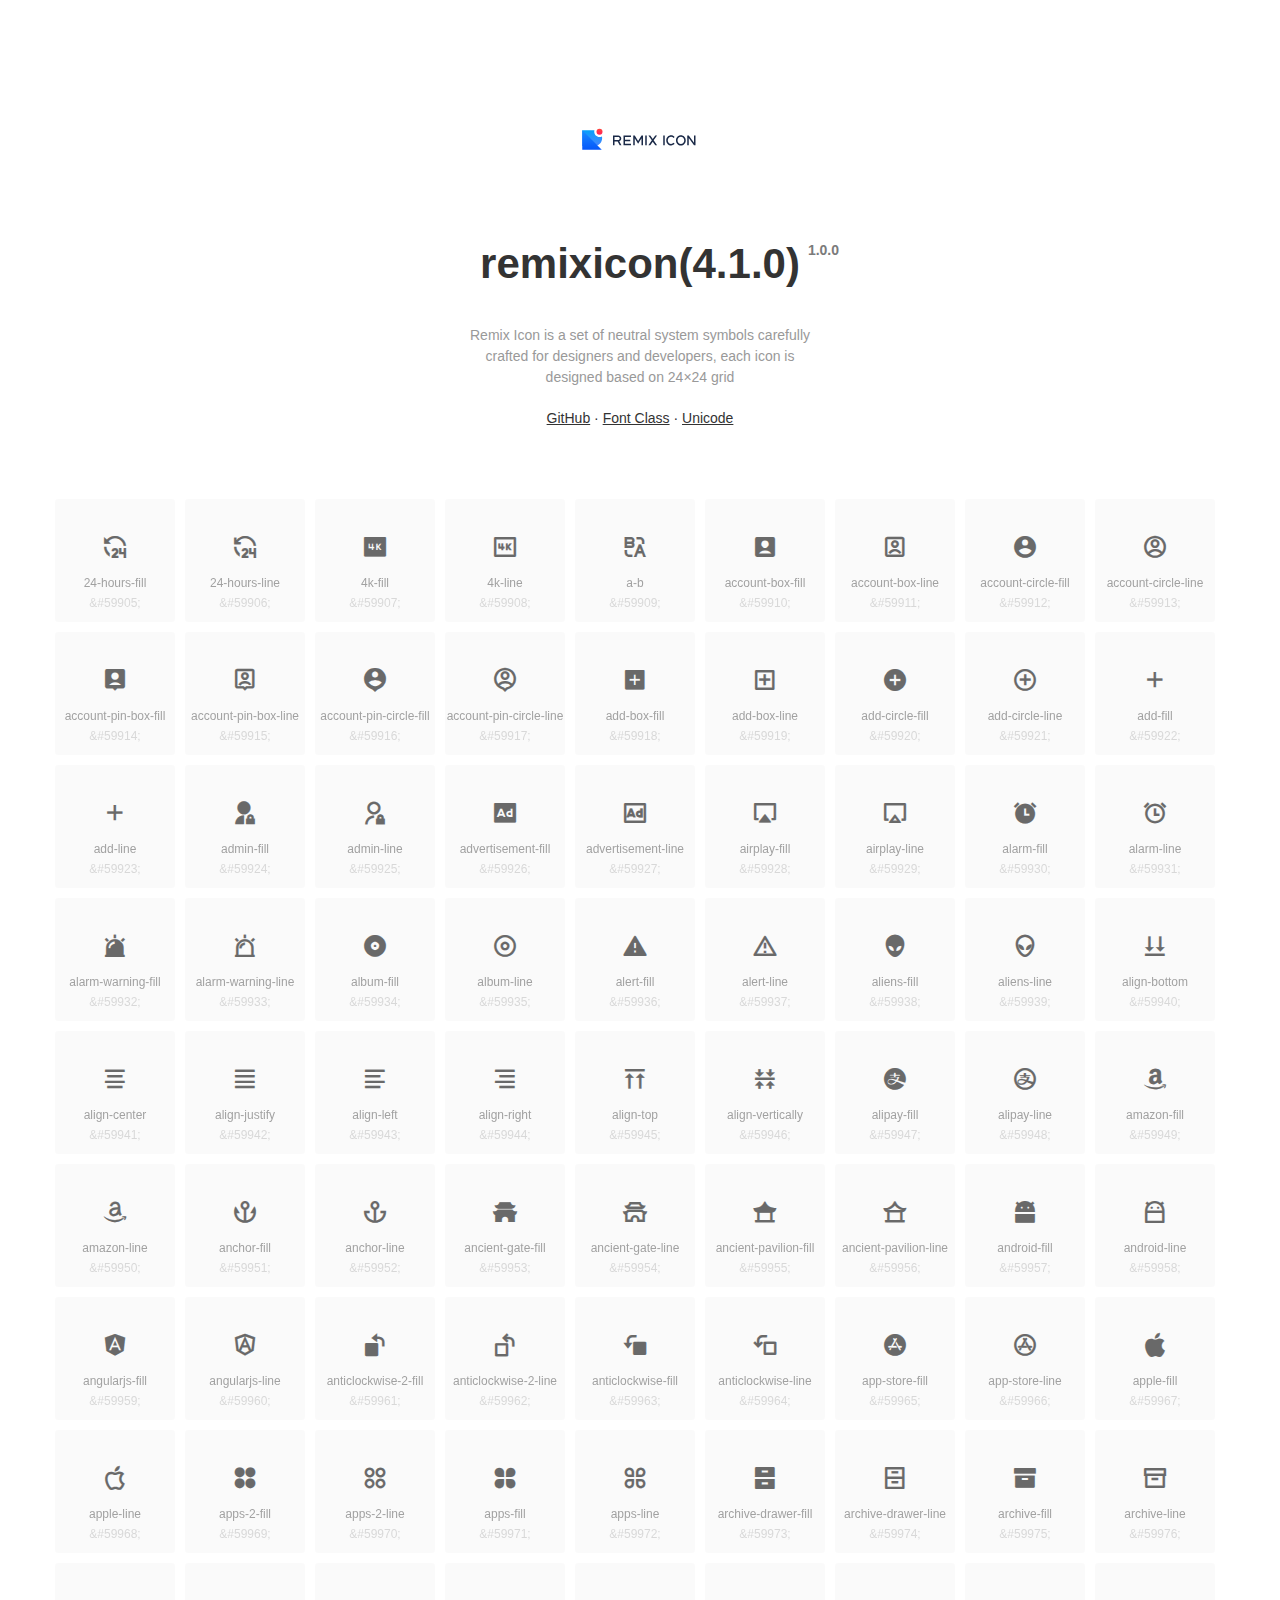
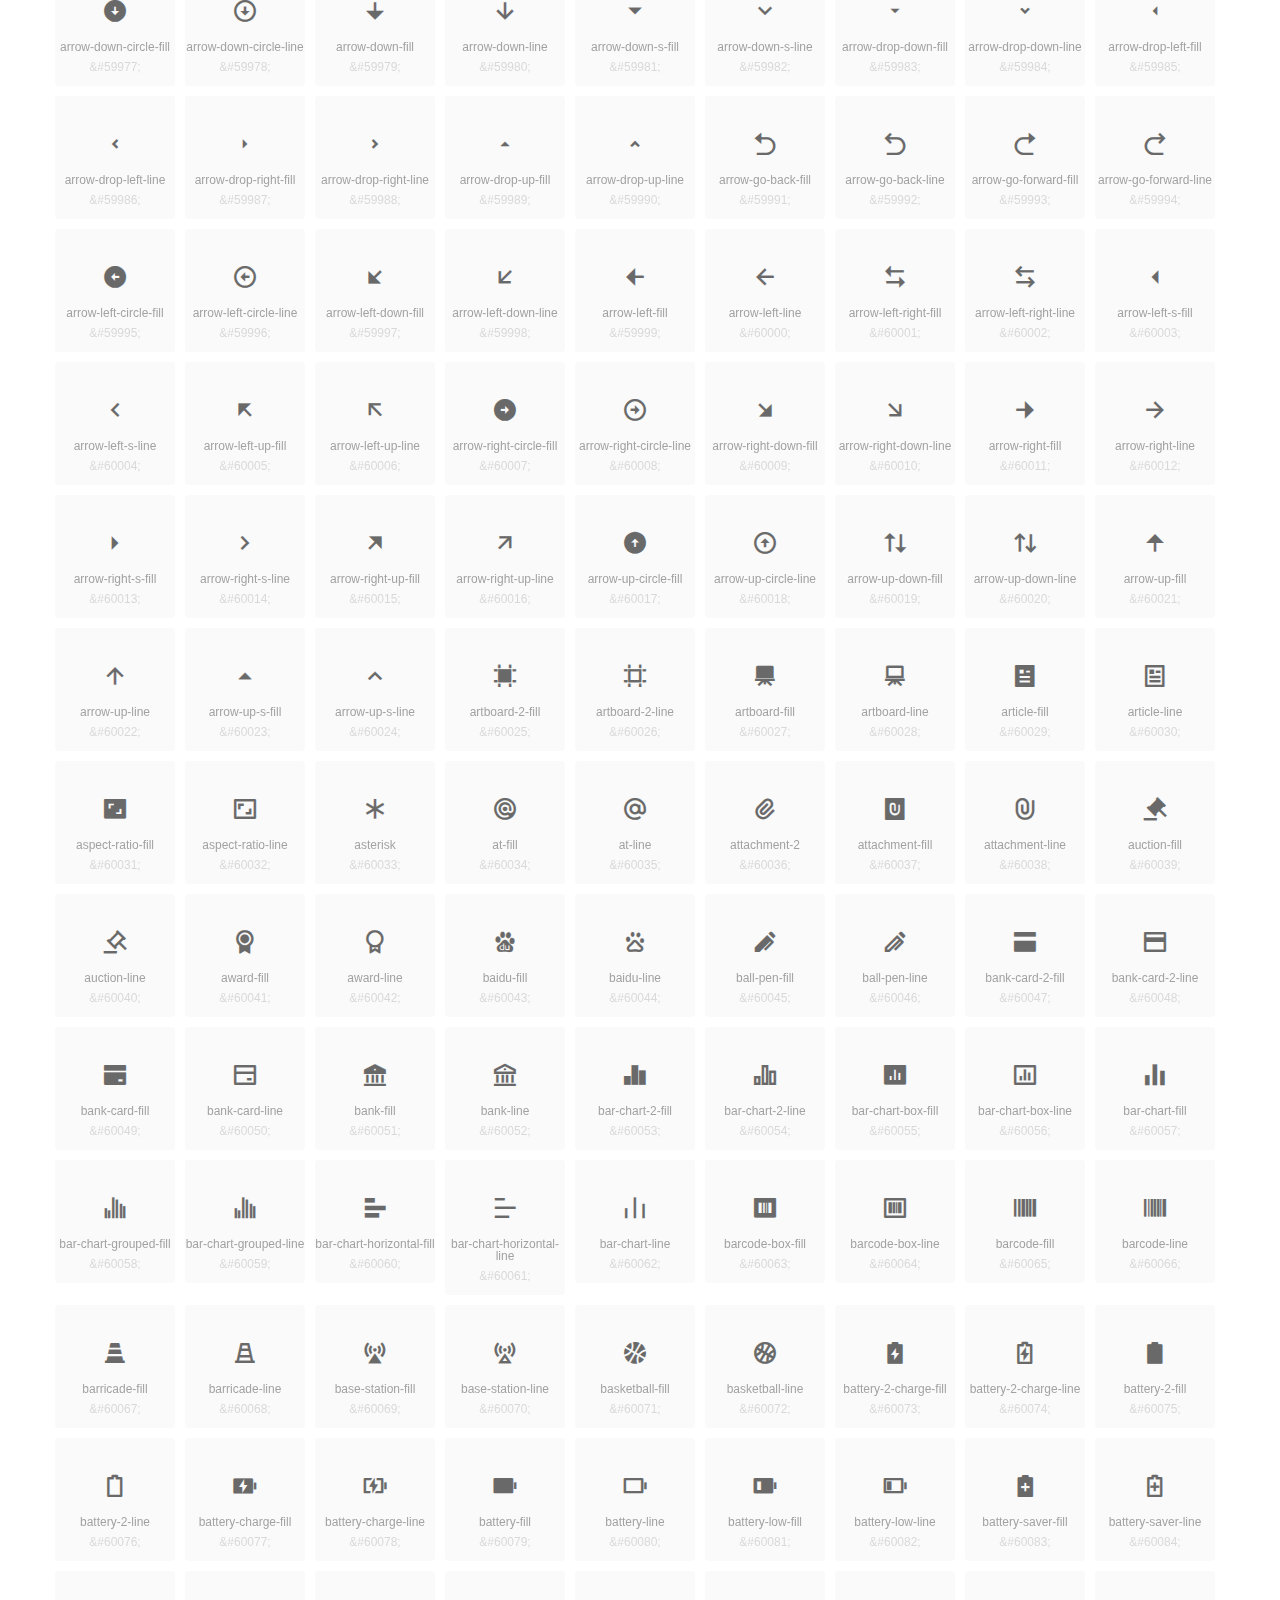
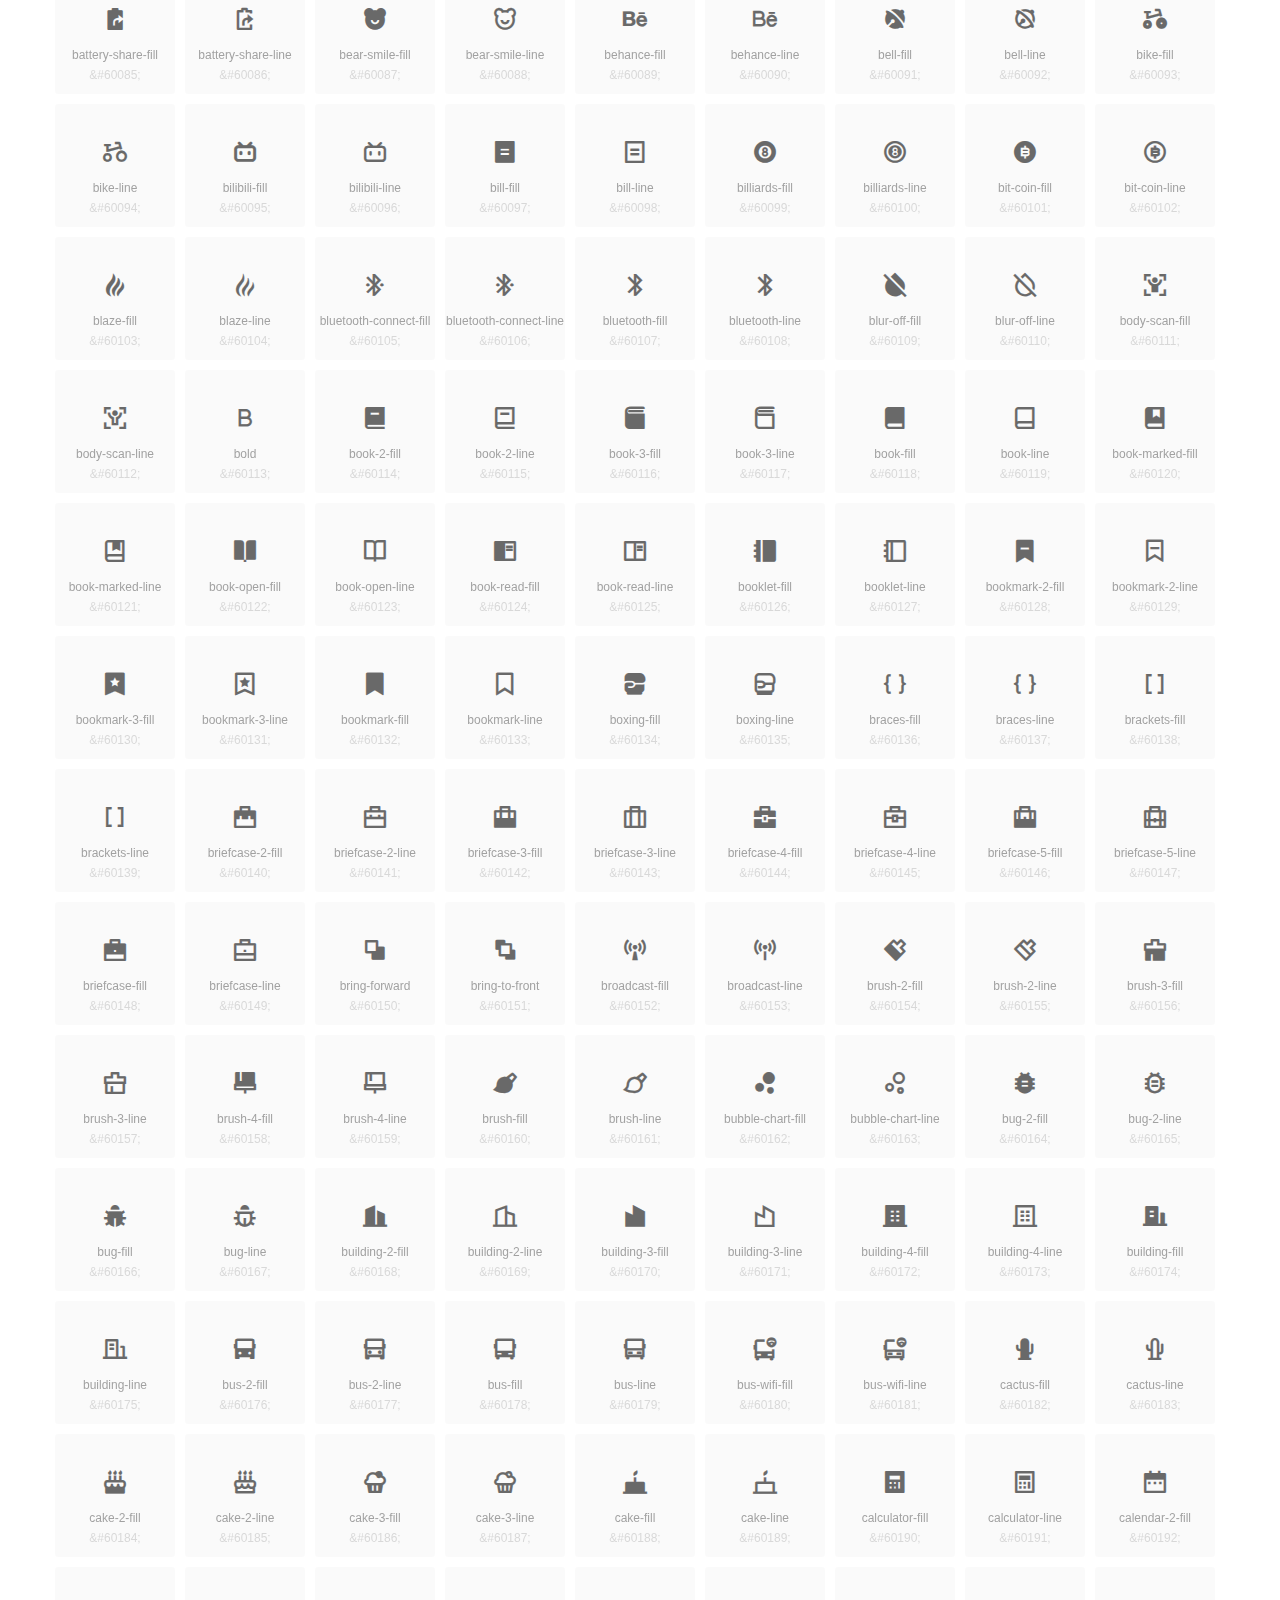
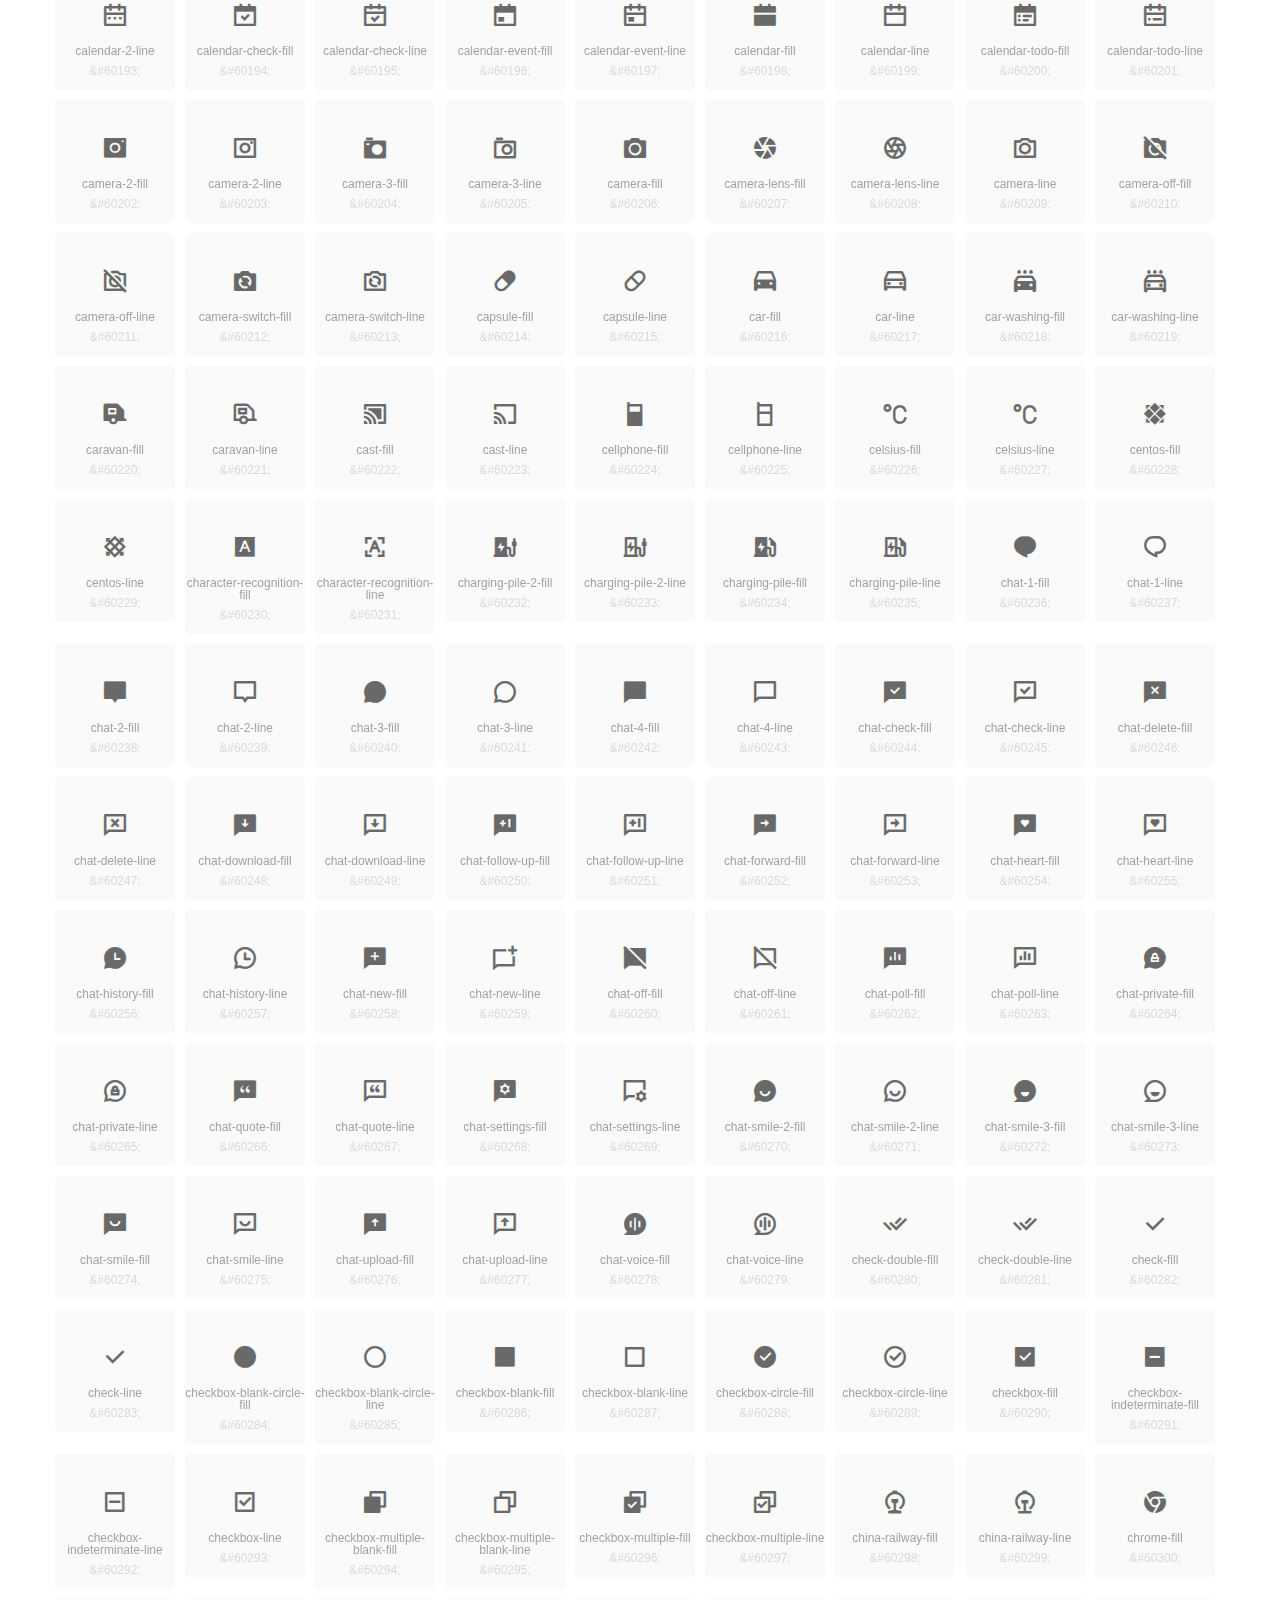
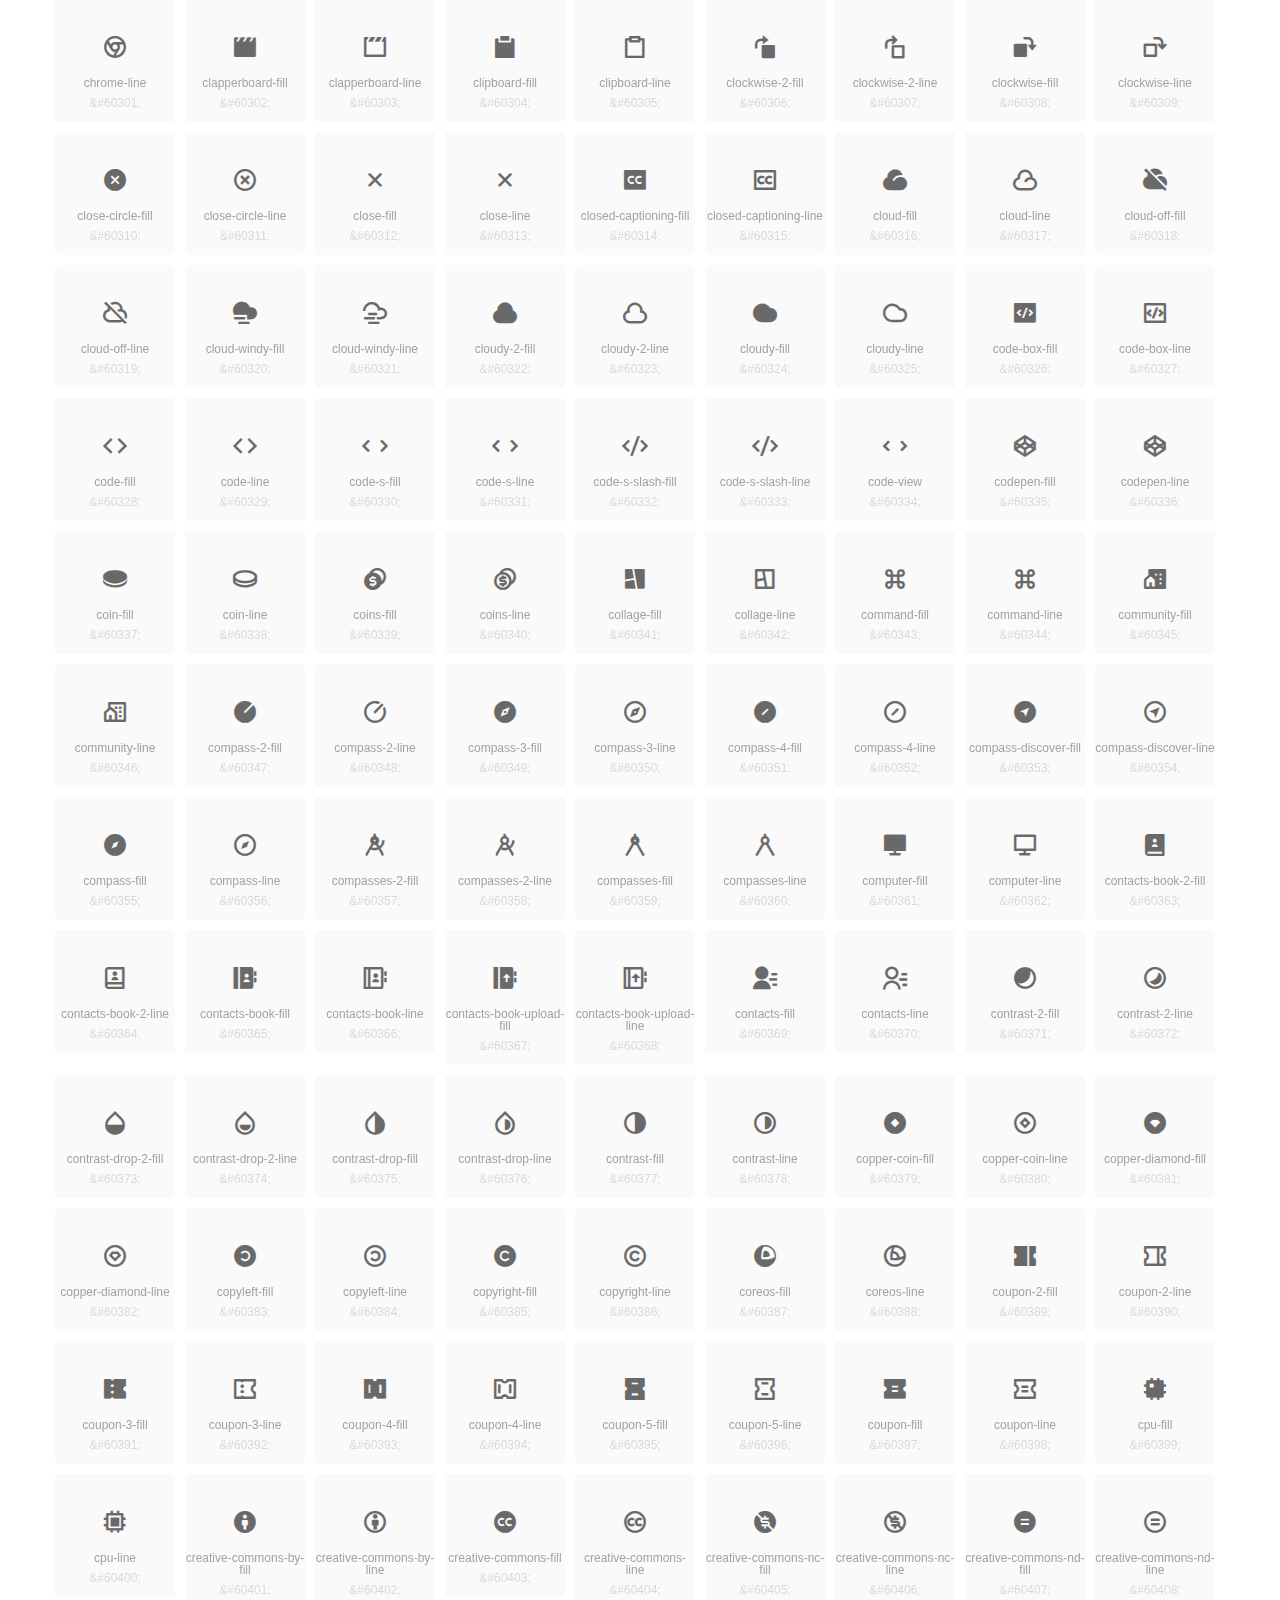
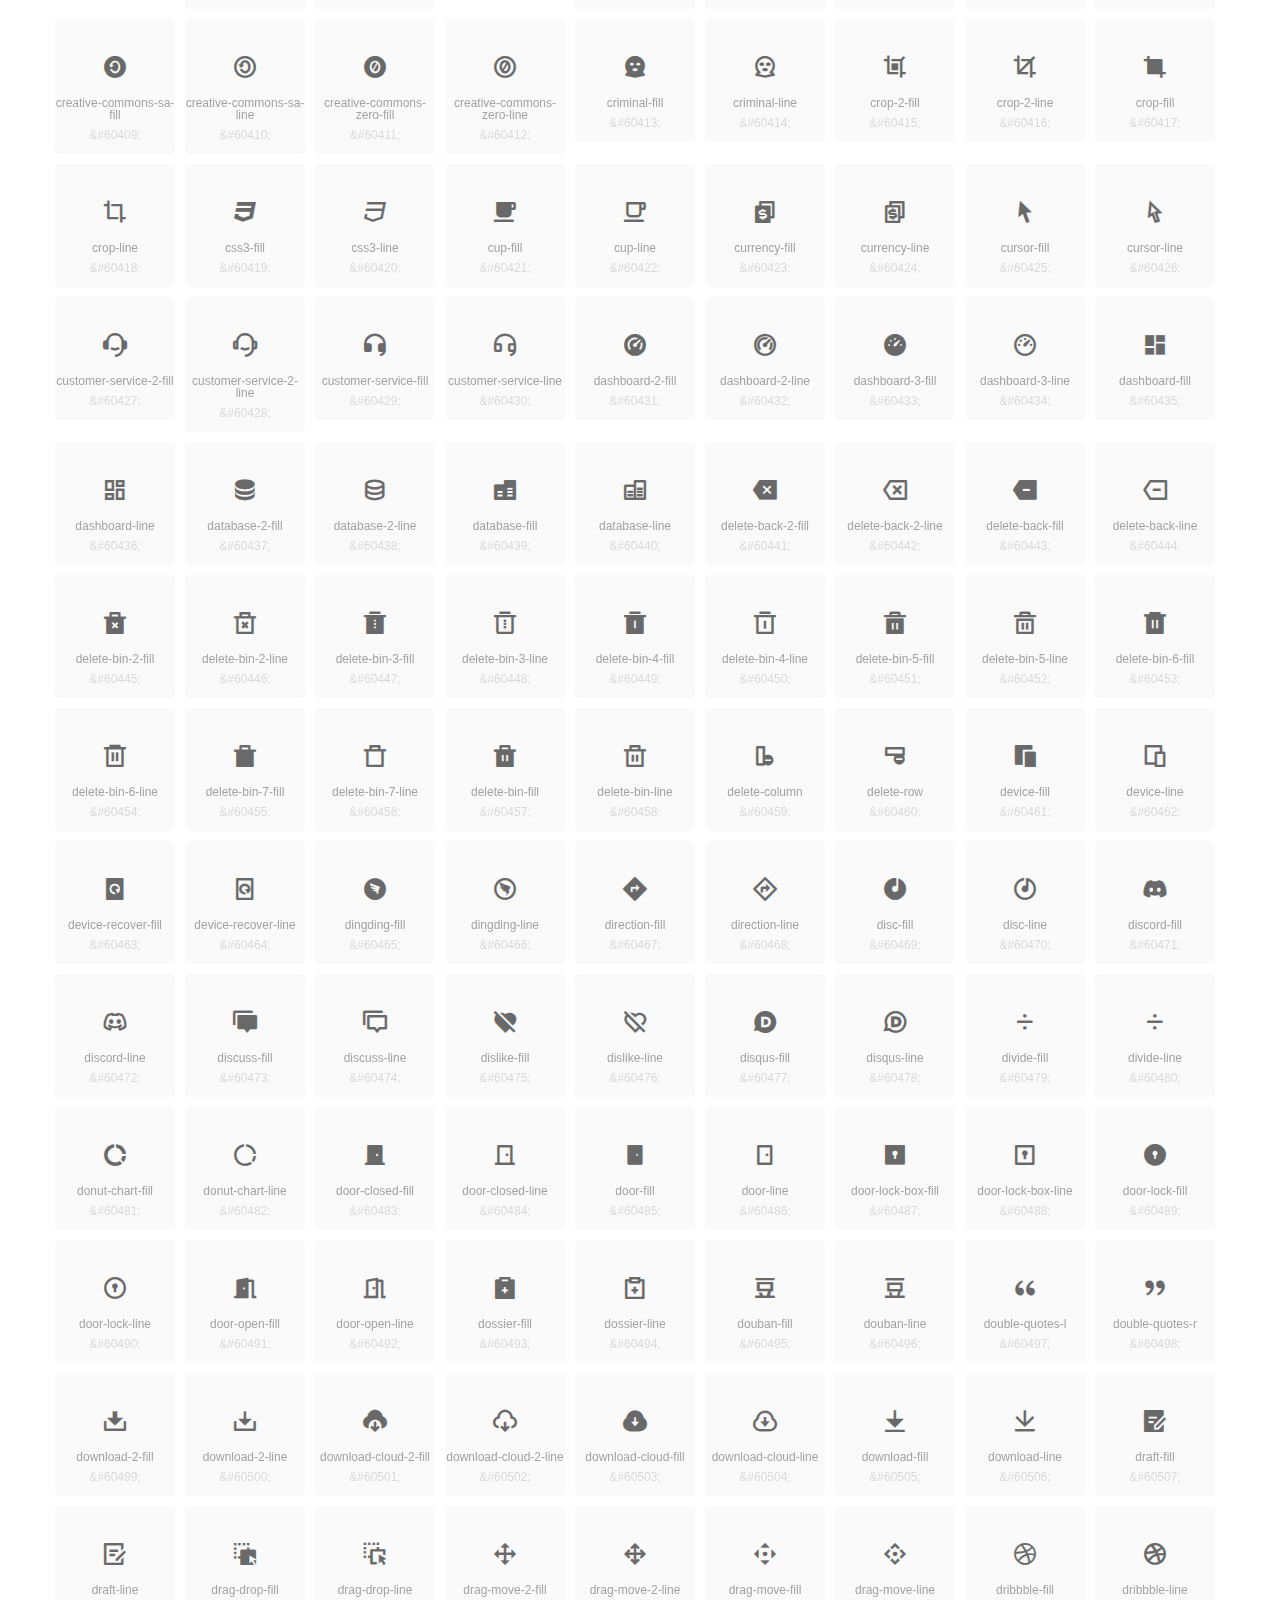
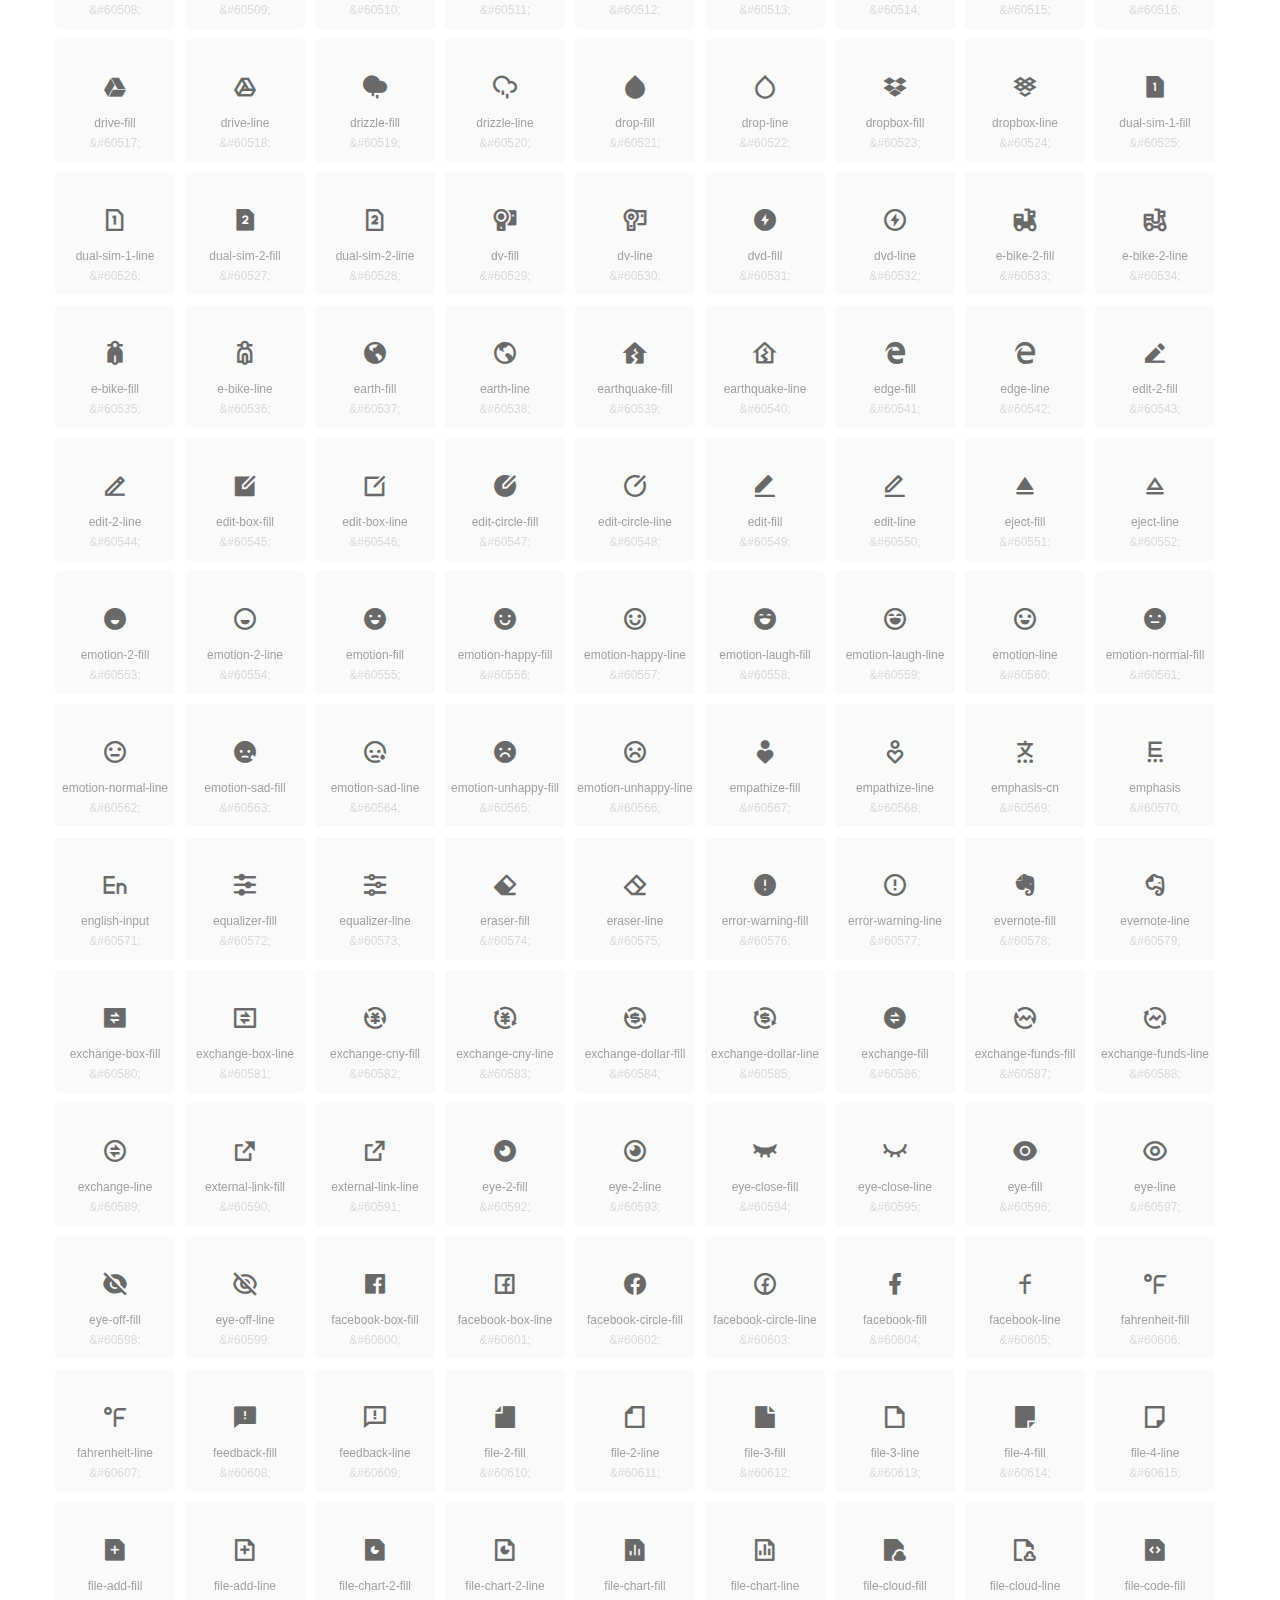
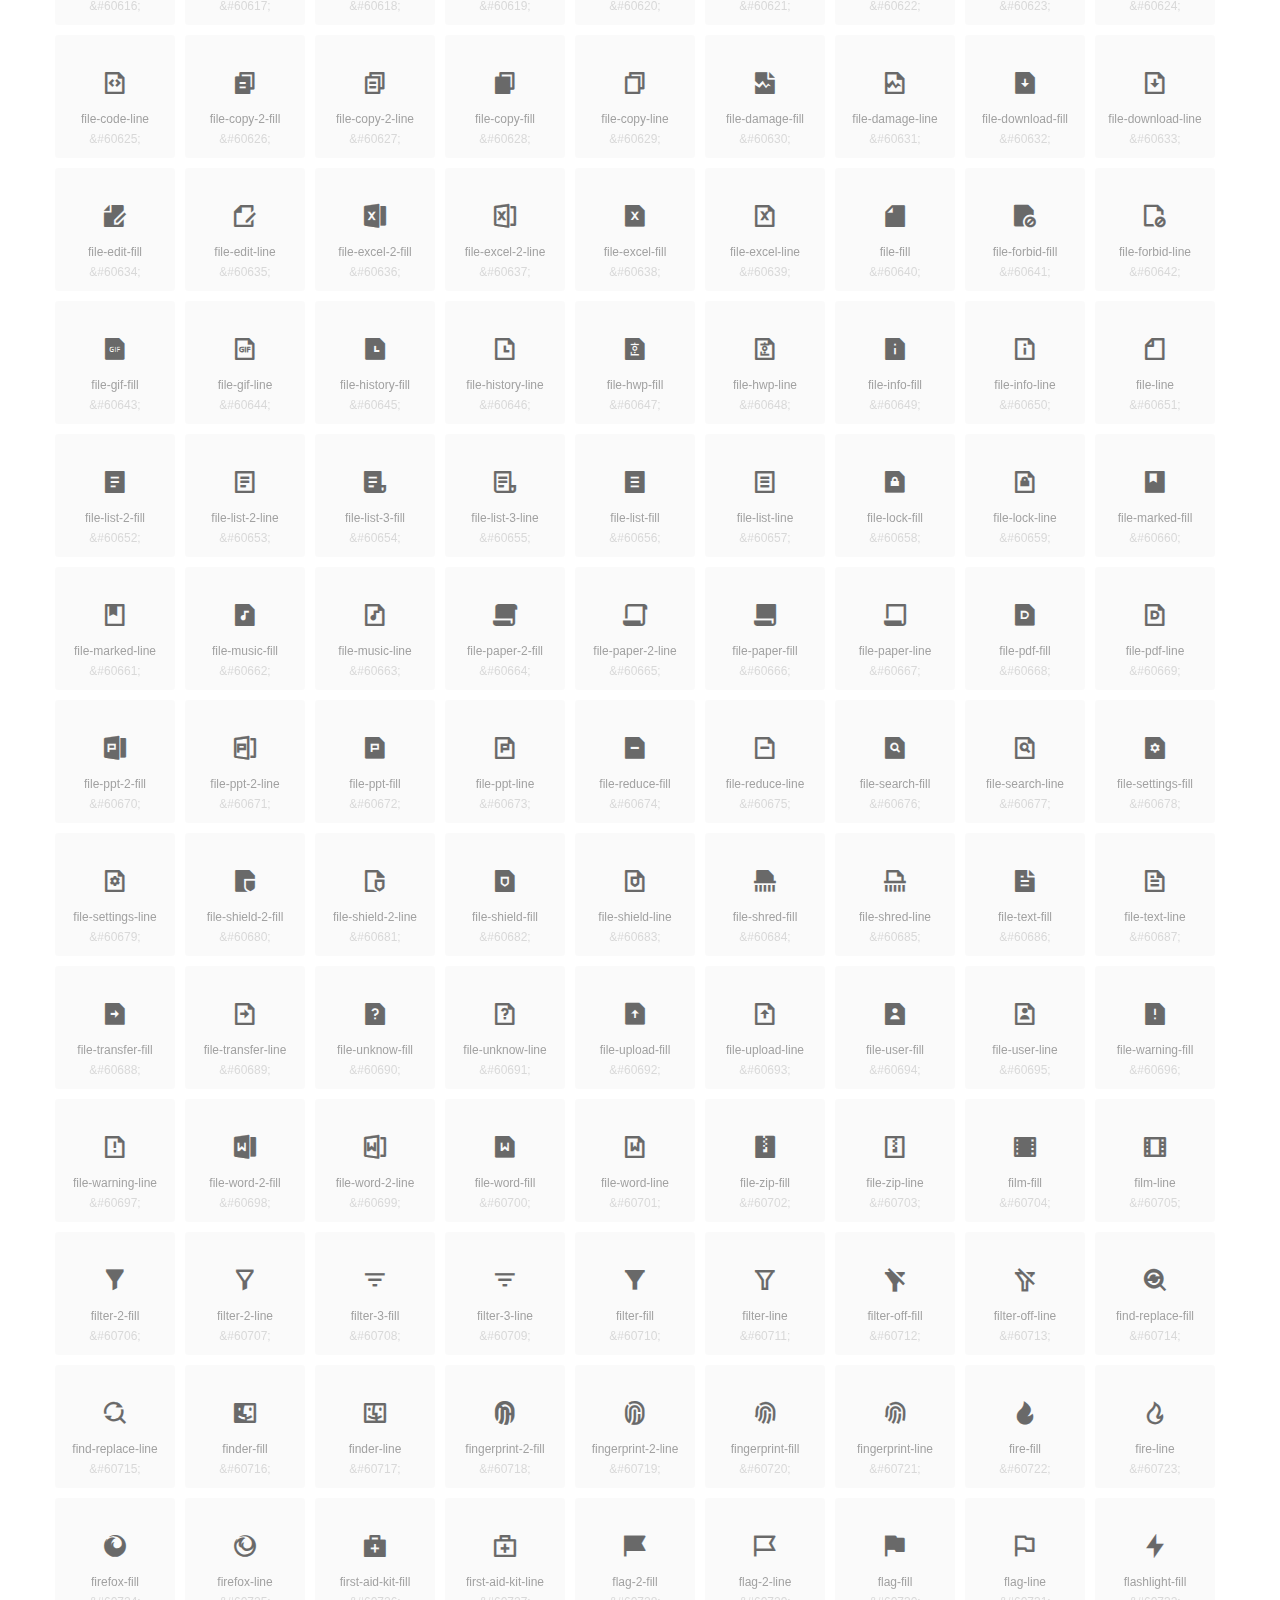
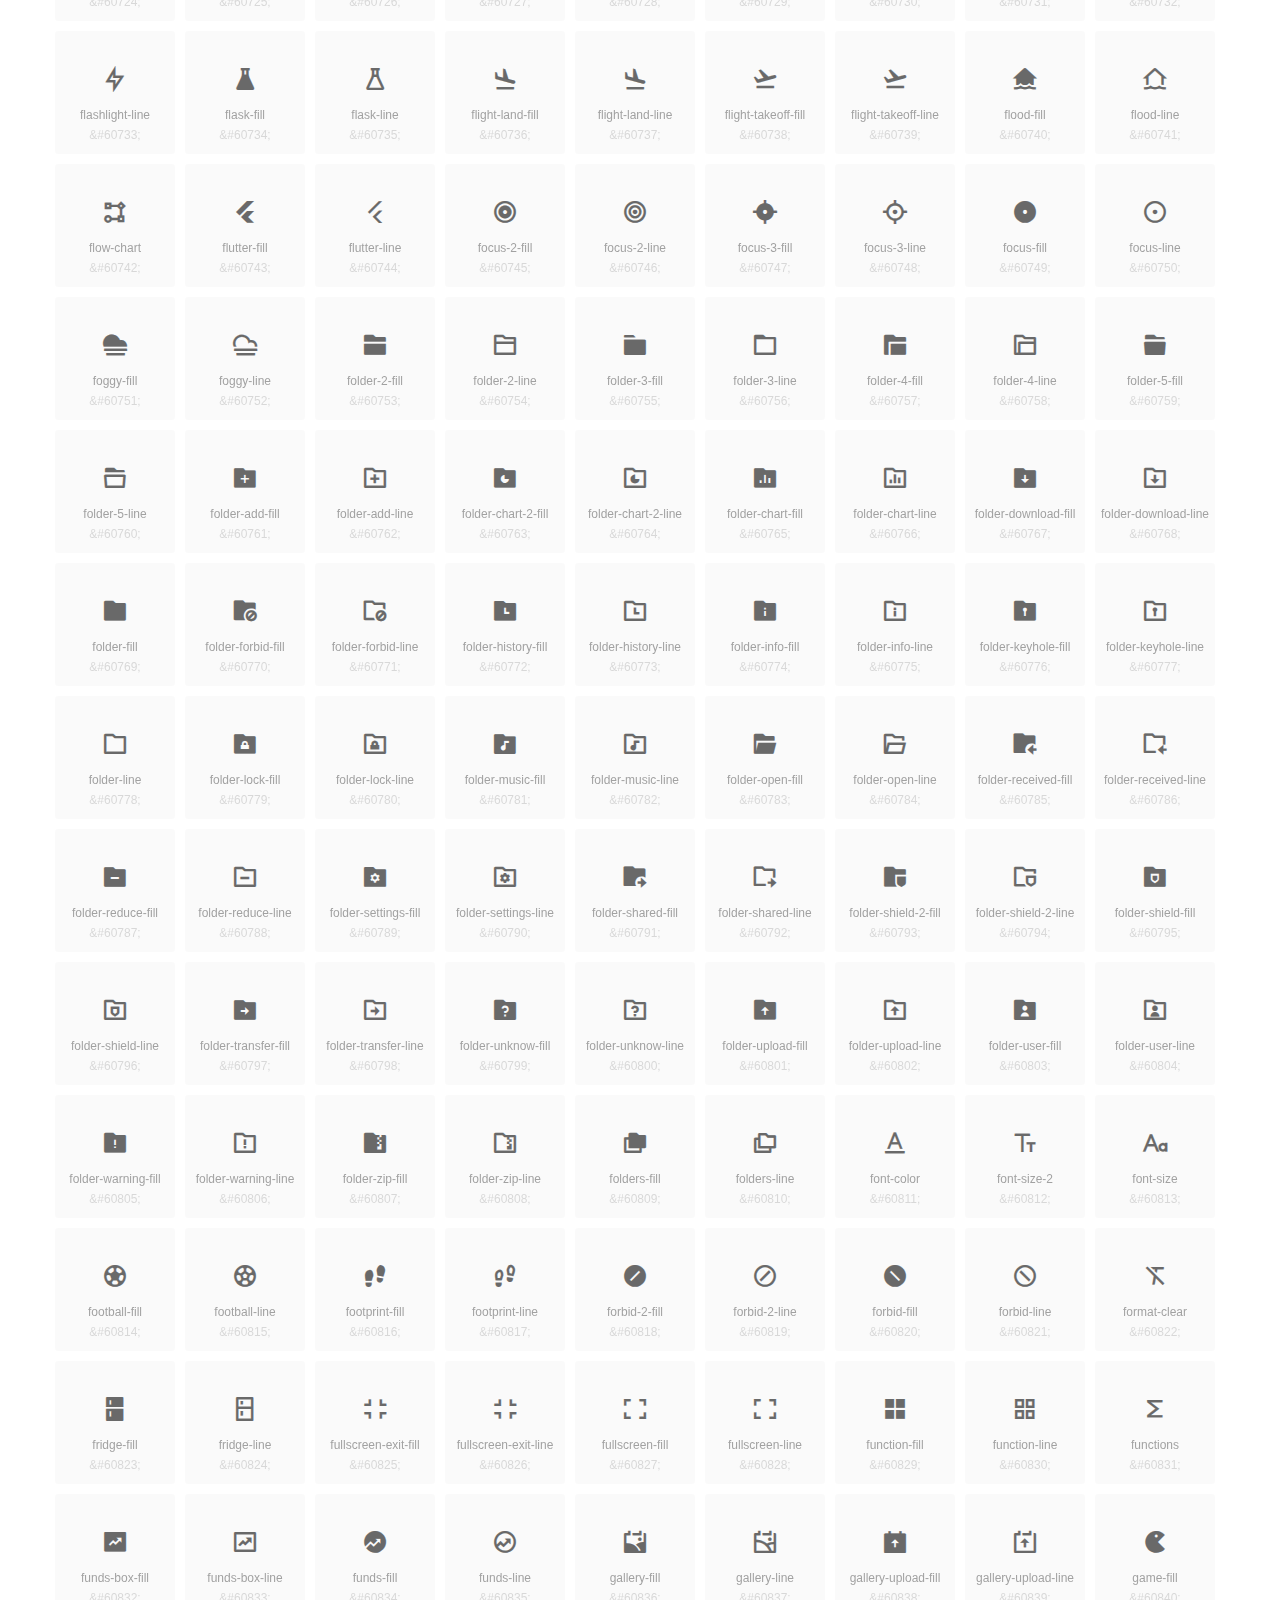
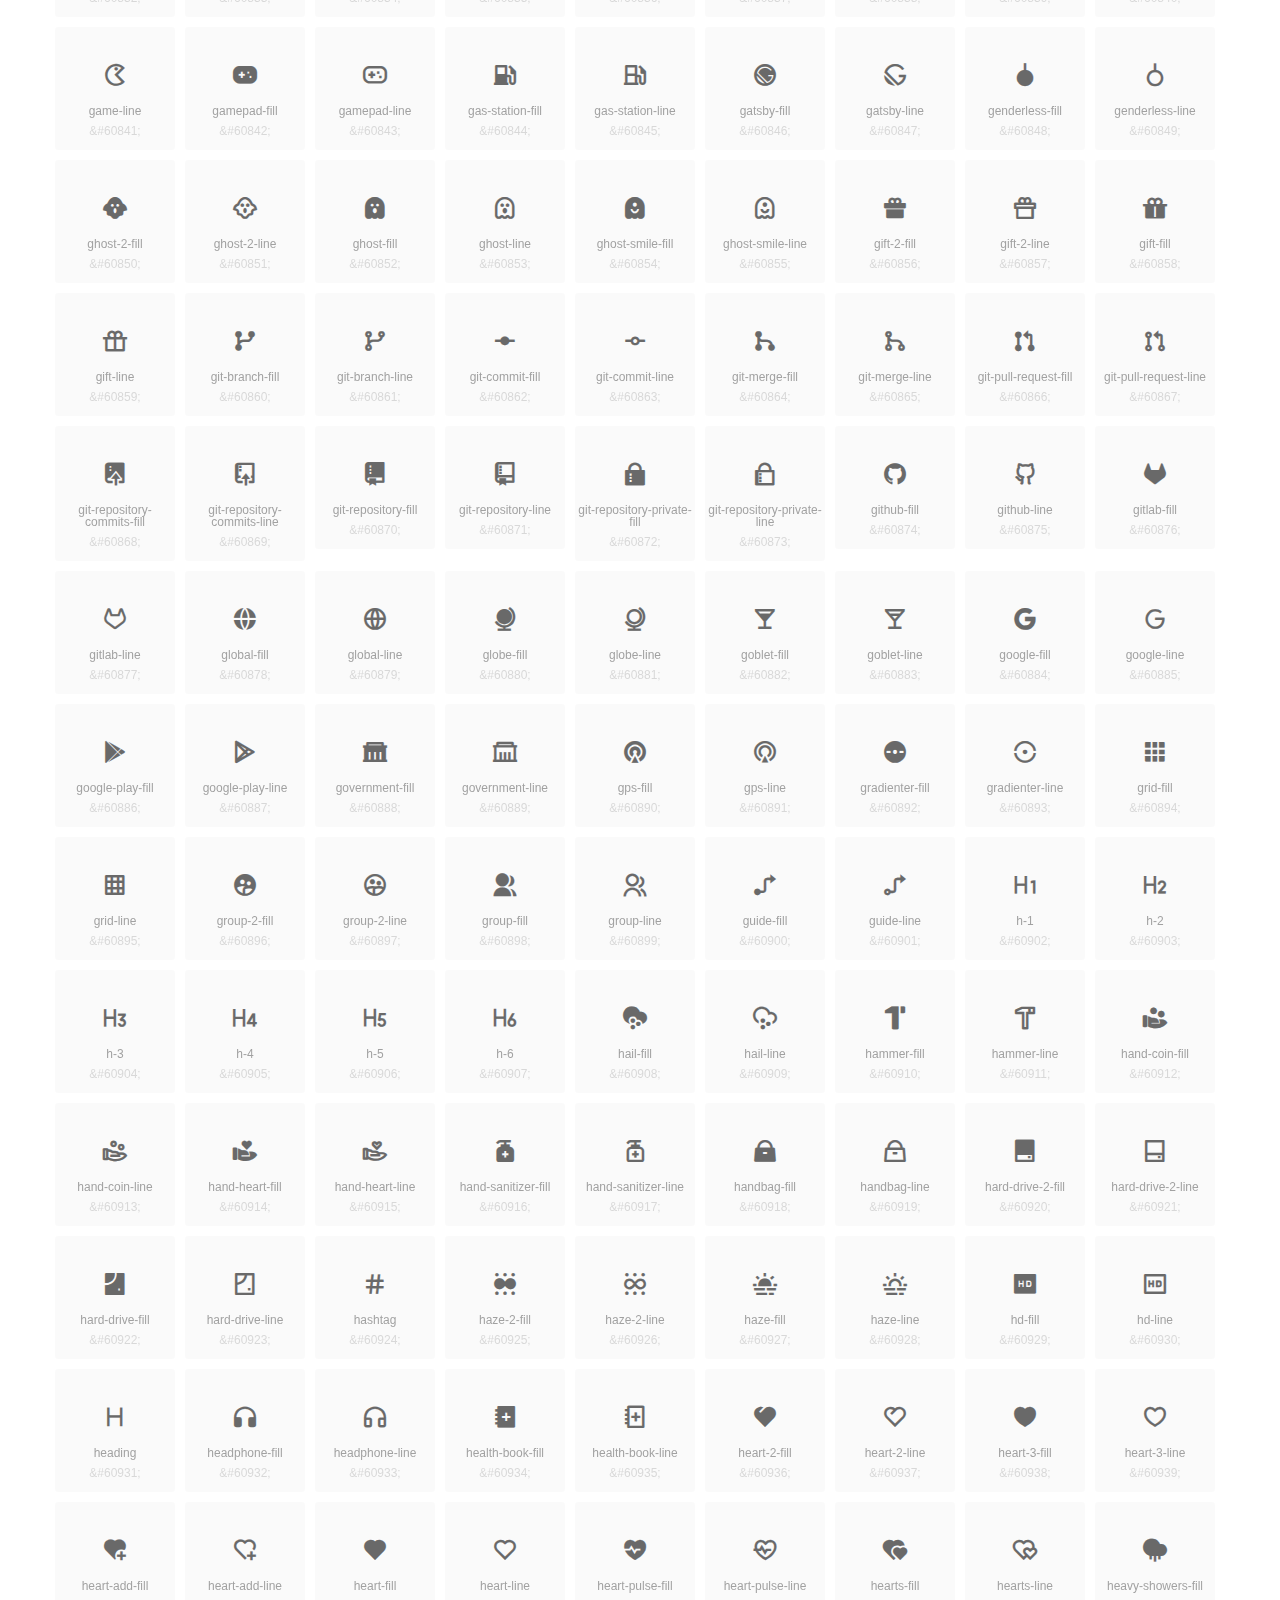
<file: remix/unicode.html>
<!DOCTYPE html>
<html lang="en">
<head>
  <meta charset="UTF-8">
  <title>remixicon(4.1.0)</title>
  <meta name="viewport" content="width=device-width,minimum-scale=1.0,maximum-scale=1.0,user-scalable=no">
   
  <meta name="description" content="Remix Icon is a set of neutral system symbols carefully crafted for designers and developers, each icon is designed based on 24×24 grid">
   
  <meta name="keywords" content="remixicon,TTF,EOT,WOFF,WOFF2,SVG">
  
  
  
  <style>
    *{margin: 0;padding: 0;list-style: none;}
    body { color: #696969; font: 12px/1.5 tahoma, arial, \5b8b\4f53, sans-serif; }
    a { color: #333; text-decoration: underline; }
    a:hover { color: rgb(9, 73, 209); }
    .header { color: #333; text-align: center; padding: 80px 0 60px 0; min-height: 153px; font-size: 14px; }
    .header .logo svg { height: 120px; width: 120px; }
    .header h1 { font-size: 42px; padding: 26px 0 10px 0; }
    .header sup {font-size: 14px; margin: 8px 0 0 8px; position: absolute; color: #7b7b7b; }
    .info {
      color: #999;
      font-weight: normal;
      max-width: 346px;
      margin: 0 auto;
      padding: 20px 0;
      font-size: 14px;
    }

    .icons { max-width: 1190px; margin: 0 auto; }
    .icons ul { text-align: center; }
    .icons ul li {
      vertical-align: top;
      width: 120px;
      display: inline-block;
      text-align: center;
      background-color: rgba(0,0,0,.02);
      border-radius: 3px;
      padding: 29px 0 10px 0;
      margin-right: 10px;
      margin-top: 10px;
      transition: all 0.6s ease;
    }
    .icons ul li:hover { background-color: rgba(0,0,0,.06); }
    .icons ul li:hover span { color: #3c75e4; opacity: 1; }
    .icons ul li .unicode { color: #8c8c8c; opacity: 0.3; }
    .icons ul li h4 {
      font-weight: normal;
      padding: 10px 0 5px 0;
      display: block;
      color: #8c8c8c;
      font-size: 14px;
      line-height: 12px;
      opacity: 0.8;
    }
    .icons ul li:hover h4 { opacity: 1; }
    .icons ul li svg { width: 24px; height: 24px; }
    .icons ul li:hover { color: #3c75e4; }
    .footer { text-align: center; padding: 10px 0 90px 0; }
    .footer a { text-align: center; padding: 10px 0 90px 0; color: #696969;}
    .footer a:hover { color: #0949d1; }
    .links { text-align: center; padding: 50px 0 0 0; font-size: 14px; }
    
    
    .icons ul .unicode-icon span { display: block; }
    .icons ul .unicode-icon h4 { font-size: 12px; }
    @font-face {
      font-family: "remixicon";
      src: url("remixicon.eot");
      /* IE9*/
      src: url("remixicon.eot#iefix") format("embedded-opentype"),
      /* IE6-IE8 */
      url("remixicon.woff2?1705244689829") format("woff2"),
      url("remixicon.woff?1705244689829") format("woff"),
      /* chrome, firefox */
      url("remixicon.ttf?1705244689829") format("truetype"),
      /* chrome, firefox, opera, Safari, Android, iOS 4.2+*/
      url("remixicon.svg#remixicon?1705244689829") format("svg");
      /* iOS 4.1- */
    }
    .iconfont {
      font-family: "remixicon" !important;
      font-size: 26px;
      font-style: normal;
      -webkit-font-smoothing: antialiased;
      -webkit-text-stroke-width: 0.2px;
      -moz-osx-font-smoothing: grayscale;
    }
    
    
  </style>
  
</head>

<body>
  
  <div class="header">
    
    <div class="logo">
      <a href="./"><svg width="160" height="32" viewBox="0 0 160 32" fill="none" xmlns="http://www.w3.org/2000/svg">
<path d="M121.5 9.80005C123.33 9.80005 124.984 10.5797 126.165 11.8344L124.75 13.2496C123.929 12.3549 122.773 11.8 121.5 11.8C119.029 11.8 117 13.891 117 16.5C117 19.1091 119.029 21.2 121.5 21.2C122.773 21.2 123.929 20.6452 124.75 19.7505L126.165 21.1657C124.984 22.4204 123.33 23.2 121.5 23.2C117.91 23.2 115 20.2004 115 16.5C115 12.7997 117.91 9.80005 121.5 9.80005Z" fill="#1A2947"/>
<path d="M113 10V23H111V10H113Z" fill="#1A2947"/>
<path d="M154 23V9.99988H152L152 19.6019L144.997 9.99988L143 10.0039V23H145L145 13.3969L152 23H154Z" fill="#1A2947"/>
<path d="M68 10V12H60V15.5H67V17.5H60V21H68V23H58V10H68Z" fill="#1A2947"/>
<path d="M82 10L77.4999 17.201L73 10H71V23H73V13.775L77.4999 20.975L82 13.773V23H84V10H82Z" fill="#1A2947"/>
<path d="M89 10V23H87V10H89Z" fill="#1A2947"/>
<path d="M96.9999 14.7565L93.6689 9.99951H91.2279L95.7789 16.4995L91.2289 22.9995H93.6689L96.9999 18.2435L100.33 22.9995H102.772L98.2209 16.4995L102.773 9.99951H100.33L96.9999 14.7565Z" fill="#1A2947"/>
<path fill-rule="evenodd" clip-rule="evenodd" d="M141 16.5C141 12.7997 138.09 9.80005 134.5 9.80005C130.91 9.80005 128 12.7997 128 16.5C128 20.2004 130.91 23.2 134.5 23.2C138.09 23.2 141 20.2004 141 16.5ZM130 16.5C130 13.891 132.029 11.8 134.5 11.8C136.971 11.8 139 13.891 139 16.5C139 19.1091 136.971 21.2 134.5 21.2C132.029 21.2 130 19.1091 130 16.5Z" fill="#1A2947"/>
<path fill-rule="evenodd" clip-rule="evenodd" d="M51 10C53.2091 10 55 11.7909 55 14C55 15.7175 53.9176 17.1821 52.3977 17.749L55.1901 22.999H52.9251L50.267 18H46V23H44V10H51ZM46 11.999V15.999L51 16C52.1046 16 53 15.1046 53 14C53 12.8955 52.1 12 51 12L46 11.999Z" fill="#1A2947"/>
<path fill-rule="evenodd" clip-rule="evenodd" d="M19.2887 3.00389C19.1928 3.0013 19.0965 3 19 3H3V24H19C24.799 24 29.5 19.299 29.5 13.5C29.5 12.7108 29.4129 11.942 29.2479 11.2025C28.2772 11.7119 27.1722 12 26 12C22.134 12 19 8.86599 19 5C19 4.30645 19.1009 3.63646 19.2887 3.00389Z" fill="url(#paint0_linear_960_1054)"/>
<g filter="url(#filter0_b_960_1054)">
<path fill-rule="evenodd" clip-rule="evenodd" d="M3 3L29 29H3V3Z" fill="url(#paint1_linear_960_1054)"/>
</g>
<circle cx="26" cy="5" r="4" fill="url(#paint2_linear_960_1054)"/>
<defs>
<filter id="filter0_b_960_1054" x="-2.43656" y="-2.43656" width="36.8731" height="36.8731" filterUnits="userSpaceOnUse" color-interpolation-filters="sRGB">
<feFlood flood-opacity="0" result="BackgroundImageFix"/>
<feGaussianBlur in="BackgroundImage" stdDeviation="2.71828"/>
<feComposite in2="SourceAlpha" operator="in" result="effect1_backgroundBlur_960_1054"/>
<feBlend mode="normal" in="SourceGraphic" in2="effect1_backgroundBlur_960_1054" result="shape"/>
</filter>
<linearGradient id="paint0_linear_960_1054" x1="3" y1="3" x2="3" y2="24" gradientUnits="userSpaceOnUse">
<stop stop-color="#05A0FA"/>
<stop offset="1" stop-color="#4785FF"/>
</linearGradient>
<linearGradient id="paint1_linear_960_1054" x1="3" y1="3" x2="3" y2="29" gradientUnits="userSpaceOnUse">
<stop stop-color="#1A8CFF"/>
<stop offset="1" stop-color="#0557FA"/>
</linearGradient>
<linearGradient id="paint2_linear_960_1054" x1="22" y1="1" x2="22" y2="9" gradientUnits="userSpaceOnUse">
<stop stop-color="#FF463A"/>
<stop offset="1" stop-color="#FF1F5A"/>
</linearGradient>
</defs>
</svg>
</a>
    </div>
    
    <h1>remixicon(4.1.0)<sup>1.0.0</sup></h1>
    <div class="info">
      Remix Icon is a set of neutral system symbols carefully crafted for designers and developers, each icon is designed based on 24×24 grid
    </div>
    <p>
      
      <a href="https://github.com/Remix-Design/remixicon.git">GitHub</a> · 
      
      <a href="index.html">Font Class</a> · 
      
      <a href="unicode.html">Unicode</a>
      
    </p>
  </div>
  <div class="icons">
    <ul>
      <li class="unicode-icon"><span class="iconfont"></span><h4>24-hours-fill</h4><span class="unicode">&amp;#59905;</span></li><li class="unicode-icon"><span class="iconfont"></span><h4>24-hours-line</h4><span class="unicode">&amp;#59906;</span></li><li class="unicode-icon"><span class="iconfont"></span><h4>4k-fill</h4><span class="unicode">&amp;#59907;</span></li><li class="unicode-icon"><span class="iconfont"></span><h4>4k-line</h4><span class="unicode">&amp;#59908;</span></li><li class="unicode-icon"><span class="iconfont"></span><h4>a-b</h4><span class="unicode">&amp;#59909;</span></li><li class="unicode-icon"><span class="iconfont"></span><h4>account-box-fill</h4><span class="unicode">&amp;#59910;</span></li><li class="unicode-icon"><span class="iconfont"></span><h4>account-box-line</h4><span class="unicode">&amp;#59911;</span></li><li class="unicode-icon"><span class="iconfont"></span><h4>account-circle-fill</h4><span class="unicode">&amp;#59912;</span></li><li class="unicode-icon"><span class="iconfont"></span><h4>account-circle-line</h4><span class="unicode">&amp;#59913;</span></li><li class="unicode-icon"><span class="iconfont"></span><h4>account-pin-box-fill</h4><span class="unicode">&amp;#59914;</span></li><li class="unicode-icon"><span class="iconfont"></span><h4>account-pin-box-line</h4><span class="unicode">&amp;#59915;</span></li><li class="unicode-icon"><span class="iconfont"></span><h4>account-pin-circle-fill</h4><span class="unicode">&amp;#59916;</span></li><li class="unicode-icon"><span class="iconfont"></span><h4>account-pin-circle-line</h4><span class="unicode">&amp;#59917;</span></li><li class="unicode-icon"><span class="iconfont"></span><h4>add-box-fill</h4><span class="unicode">&amp;#59918;</span></li><li class="unicode-icon"><span class="iconfont"></span><h4>add-box-line</h4><span class="unicode">&amp;#59919;</span></li><li class="unicode-icon"><span class="iconfont"></span><h4>add-circle-fill</h4><span class="unicode">&amp;#59920;</span></li><li class="unicode-icon"><span class="iconfont"></span><h4>add-circle-line</h4><span class="unicode">&amp;#59921;</span></li><li class="unicode-icon"><span class="iconfont"></span><h4>add-fill</h4><span class="unicode">&amp;#59922;</span></li><li class="unicode-icon"><span class="iconfont"></span><h4>add-line</h4><span class="unicode">&amp;#59923;</span></li><li class="unicode-icon"><span class="iconfont"></span><h4>admin-fill</h4><span class="unicode">&amp;#59924;</span></li><li class="unicode-icon"><span class="iconfont"></span><h4>admin-line</h4><span class="unicode">&amp;#59925;</span></li><li class="unicode-icon"><span class="iconfont"></span><h4>advertisement-fill</h4><span class="unicode">&amp;#59926;</span></li><li class="unicode-icon"><span class="iconfont"></span><h4>advertisement-line</h4><span class="unicode">&amp;#59927;</span></li><li class="unicode-icon"><span class="iconfont"></span><h4>airplay-fill</h4><span class="unicode">&amp;#59928;</span></li><li class="unicode-icon"><span class="iconfont"></span><h4>airplay-line</h4><span class="unicode">&amp;#59929;</span></li><li class="unicode-icon"><span class="iconfont"></span><h4>alarm-fill</h4><span class="unicode">&amp;#59930;</span></li><li class="unicode-icon"><span class="iconfont"></span><h4>alarm-line</h4><span class="unicode">&amp;#59931;</span></li><li class="unicode-icon"><span class="iconfont"></span><h4>alarm-warning-fill</h4><span class="unicode">&amp;#59932;</span></li><li class="unicode-icon"><span class="iconfont"></span><h4>alarm-warning-line</h4><span class="unicode">&amp;#59933;</span></li><li class="unicode-icon"><span class="iconfont"></span><h4>album-fill</h4><span class="unicode">&amp;#59934;</span></li><li class="unicode-icon"><span class="iconfont"></span><h4>album-line</h4><span class="unicode">&amp;#59935;</span></li><li class="unicode-icon"><span class="iconfont"></span><h4>alert-fill</h4><span class="unicode">&amp;#59936;</span></li><li class="unicode-icon"><span class="iconfont"></span><h4>alert-line</h4><span class="unicode">&amp;#59937;</span></li><li class="unicode-icon"><span class="iconfont"></span><h4>aliens-fill</h4><span class="unicode">&amp;#59938;</span></li><li class="unicode-icon"><span class="iconfont"></span><h4>aliens-line</h4><span class="unicode">&amp;#59939;</span></li><li class="unicode-icon"><span class="iconfont"></span><h4>align-bottom</h4><span class="unicode">&amp;#59940;</span></li><li class="unicode-icon"><span class="iconfont"></span><h4>align-center</h4><span class="unicode">&amp;#59941;</span></li><li class="unicode-icon"><span class="iconfont"></span><h4>align-justify</h4><span class="unicode">&amp;#59942;</span></li><li class="unicode-icon"><span class="iconfont"></span><h4>align-left</h4><span class="unicode">&amp;#59943;</span></li><li class="unicode-icon"><span class="iconfont"></span><h4>align-right</h4><span class="unicode">&amp;#59944;</span></li><li class="unicode-icon"><span class="iconfont"></span><h4>align-top</h4><span class="unicode">&amp;#59945;</span></li><li class="unicode-icon"><span class="iconfont"></span><h4>align-vertically</h4><span class="unicode">&amp;#59946;</span></li><li class="unicode-icon"><span class="iconfont"></span><h4>alipay-fill</h4><span class="unicode">&amp;#59947;</span></li><li class="unicode-icon"><span class="iconfont"></span><h4>alipay-line</h4><span class="unicode">&amp;#59948;</span></li><li class="unicode-icon"><span class="iconfont"></span><h4>amazon-fill</h4><span class="unicode">&amp;#59949;</span></li><li class="unicode-icon"><span class="iconfont"></span><h4>amazon-line</h4><span class="unicode">&amp;#59950;</span></li><li class="unicode-icon"><span class="iconfont"></span><h4>anchor-fill</h4><span class="unicode">&amp;#59951;</span></li><li class="unicode-icon"><span class="iconfont"></span><h4>anchor-line</h4><span class="unicode">&amp;#59952;</span></li><li class="unicode-icon"><span class="iconfont"></span><h4>ancient-gate-fill</h4><span class="unicode">&amp;#59953;</span></li><li class="unicode-icon"><span class="iconfont"></span><h4>ancient-gate-line</h4><span class="unicode">&amp;#59954;</span></li><li class="unicode-icon"><span class="iconfont"></span><h4>ancient-pavilion-fill</h4><span class="unicode">&amp;#59955;</span></li><li class="unicode-icon"><span class="iconfont"></span><h4>ancient-pavilion-line</h4><span class="unicode">&amp;#59956;</span></li><li class="unicode-icon"><span class="iconfont"></span><h4>android-fill</h4><span class="unicode">&amp;#59957;</span></li><li class="unicode-icon"><span class="iconfont"></span><h4>android-line</h4><span class="unicode">&amp;#59958;</span></li><li class="unicode-icon"><span class="iconfont"></span><h4>angularjs-fill</h4><span class="unicode">&amp;#59959;</span></li><li class="unicode-icon"><span class="iconfont"></span><h4>angularjs-line</h4><span class="unicode">&amp;#59960;</span></li><li class="unicode-icon"><span class="iconfont"></span><h4>anticlockwise-2-fill</h4><span class="unicode">&amp;#59961;</span></li><li class="unicode-icon"><span class="iconfont"></span><h4>anticlockwise-2-line</h4><span class="unicode">&amp;#59962;</span></li><li class="unicode-icon"><span class="iconfont"></span><h4>anticlockwise-fill</h4><span class="unicode">&amp;#59963;</span></li><li class="unicode-icon"><span class="iconfont"></span><h4>anticlockwise-line</h4><span class="unicode">&amp;#59964;</span></li><li class="unicode-icon"><span class="iconfont"></span><h4>app-store-fill</h4><span class="unicode">&amp;#59965;</span></li><li class="unicode-icon"><span class="iconfont"></span><h4>app-store-line</h4><span class="unicode">&amp;#59966;</span></li><li class="unicode-icon"><span class="iconfont"></span><h4>apple-fill</h4><span class="unicode">&amp;#59967;</span></li><li class="unicode-icon"><span class="iconfont"></span><h4>apple-line</h4><span class="unicode">&amp;#59968;</span></li><li class="unicode-icon"><span class="iconfont"></span><h4>apps-2-fill</h4><span class="unicode">&amp;#59969;</span></li><li class="unicode-icon"><span class="iconfont"></span><h4>apps-2-line</h4><span class="unicode">&amp;#59970;</span></li><li class="unicode-icon"><span class="iconfont"></span><h4>apps-fill</h4><span class="unicode">&amp;#59971;</span></li><li class="unicode-icon"><span class="iconfont"></span><h4>apps-line</h4><span class="unicode">&amp;#59972;</span></li><li class="unicode-icon"><span class="iconfont"></span><h4>archive-drawer-fill</h4><span class="unicode">&amp;#59973;</span></li><li class="unicode-icon"><span class="iconfont"></span><h4>archive-drawer-line</h4><span class="unicode">&amp;#59974;</span></li><li class="unicode-icon"><span class="iconfont"></span><h4>archive-fill</h4><span class="unicode">&amp;#59975;</span></li><li class="unicode-icon"><span class="iconfont"></span><h4>archive-line</h4><span class="unicode">&amp;#59976;</span></li><li class="unicode-icon"><span class="iconfont"></span><h4>arrow-down-circle-fill</h4><span class="unicode">&amp;#59977;</span></li><li class="unicode-icon"><span class="iconfont"></span><h4>arrow-down-circle-line</h4><span class="unicode">&amp;#59978;</span></li><li class="unicode-icon"><span class="iconfont"></span><h4>arrow-down-fill</h4><span class="unicode">&amp;#59979;</span></li><li class="unicode-icon"><span class="iconfont"></span><h4>arrow-down-line</h4><span class="unicode">&amp;#59980;</span></li><li class="unicode-icon"><span class="iconfont"></span><h4>arrow-down-s-fill</h4><span class="unicode">&amp;#59981;</span></li><li class="unicode-icon"><span class="iconfont"></span><h4>arrow-down-s-line</h4><span class="unicode">&amp;#59982;</span></li><li class="unicode-icon"><span class="iconfont"></span><h4>arrow-drop-down-fill</h4><span class="unicode">&amp;#59983;</span></li><li class="unicode-icon"><span class="iconfont"></span><h4>arrow-drop-down-line</h4><span class="unicode">&amp;#59984;</span></li><li class="unicode-icon"><span class="iconfont"></span><h4>arrow-drop-left-fill</h4><span class="unicode">&amp;#59985;</span></li><li class="unicode-icon"><span class="iconfont"></span><h4>arrow-drop-left-line</h4><span class="unicode">&amp;#59986;</span></li><li class="unicode-icon"><span class="iconfont"></span><h4>arrow-drop-right-fill</h4><span class="unicode">&amp;#59987;</span></li><li class="unicode-icon"><span class="iconfont"></span><h4>arrow-drop-right-line</h4><span class="unicode">&amp;#59988;</span></li><li class="unicode-icon"><span class="iconfont"></span><h4>arrow-drop-up-fill</h4><span class="unicode">&amp;#59989;</span></li><li class="unicode-icon"><span class="iconfont"></span><h4>arrow-drop-up-line</h4><span class="unicode">&amp;#59990;</span></li><li class="unicode-icon"><span class="iconfont"></span><h4>arrow-go-back-fill</h4><span class="unicode">&amp;#59991;</span></li><li class="unicode-icon"><span class="iconfont"></span><h4>arrow-go-back-line</h4><span class="unicode">&amp;#59992;</span></li><li class="unicode-icon"><span class="iconfont"></span><h4>arrow-go-forward-fill</h4><span class="unicode">&amp;#59993;</span></li><li class="unicode-icon"><span class="iconfont"></span><h4>arrow-go-forward-line</h4><span class="unicode">&amp;#59994;</span></li><li class="unicode-icon"><span class="iconfont"></span><h4>arrow-left-circle-fill</h4><span class="unicode">&amp;#59995;</span></li><li class="unicode-icon"><span class="iconfont"></span><h4>arrow-left-circle-line</h4><span class="unicode">&amp;#59996;</span></li><li class="unicode-icon"><span class="iconfont"></span><h4>arrow-left-down-fill</h4><span class="unicode">&amp;#59997;</span></li><li class="unicode-icon"><span class="iconfont"></span><h4>arrow-left-down-line</h4><span class="unicode">&amp;#59998;</span></li><li class="unicode-icon"><span class="iconfont"></span><h4>arrow-left-fill</h4><span class="unicode">&amp;#59999;</span></li><li class="unicode-icon"><span class="iconfont"></span><h4>arrow-left-line</h4><span class="unicode">&amp;#60000;</span></li><li class="unicode-icon"><span class="iconfont"></span><h4>arrow-left-right-fill</h4><span class="unicode">&amp;#60001;</span></li><li class="unicode-icon"><span class="iconfont"></span><h4>arrow-left-right-line</h4><span class="unicode">&amp;#60002;</span></li><li class="unicode-icon"><span class="iconfont"></span><h4>arrow-left-s-fill</h4><span class="unicode">&amp;#60003;</span></li><li class="unicode-icon"><span class="iconfont"></span><h4>arrow-left-s-line</h4><span class="unicode">&amp;#60004;</span></li><li class="unicode-icon"><span class="iconfont"></span><h4>arrow-left-up-fill</h4><span class="unicode">&amp;#60005;</span></li><li class="unicode-icon"><span class="iconfont"></span><h4>arrow-left-up-line</h4><span class="unicode">&amp;#60006;</span></li><li class="unicode-icon"><span class="iconfont"></span><h4>arrow-right-circle-fill</h4><span class="unicode">&amp;#60007;</span></li><li class="unicode-icon"><span class="iconfont"></span><h4>arrow-right-circle-line</h4><span class="unicode">&amp;#60008;</span></li><li class="unicode-icon"><span class="iconfont"></span><h4>arrow-right-down-fill</h4><span class="unicode">&amp;#60009;</span></li><li class="unicode-icon"><span class="iconfont"></span><h4>arrow-right-down-line</h4><span class="unicode">&amp;#60010;</span></li><li class="unicode-icon"><span class="iconfont"></span><h4>arrow-right-fill</h4><span class="unicode">&amp;#60011;</span></li><li class="unicode-icon"><span class="iconfont"></span><h4>arrow-right-line</h4><span class="unicode">&amp;#60012;</span></li><li class="unicode-icon"><span class="iconfont"></span><h4>arrow-right-s-fill</h4><span class="unicode">&amp;#60013;</span></li><li class="unicode-icon"><span class="iconfont"></span><h4>arrow-right-s-line</h4><span class="unicode">&amp;#60014;</span></li><li class="unicode-icon"><span class="iconfont"></span><h4>arrow-right-up-fill</h4><span class="unicode">&amp;#60015;</span></li><li class="unicode-icon"><span class="iconfont"></span><h4>arrow-right-up-line</h4><span class="unicode">&amp;#60016;</span></li><li class="unicode-icon"><span class="iconfont"></span><h4>arrow-up-circle-fill</h4><span class="unicode">&amp;#60017;</span></li><li class="unicode-icon"><span class="iconfont"></span><h4>arrow-up-circle-line</h4><span class="unicode">&amp;#60018;</span></li><li class="unicode-icon"><span class="iconfont"></span><h4>arrow-up-down-fill</h4><span class="unicode">&amp;#60019;</span></li><li class="unicode-icon"><span class="iconfont"></span><h4>arrow-up-down-line</h4><span class="unicode">&amp;#60020;</span></li><li class="unicode-icon"><span class="iconfont"></span><h4>arrow-up-fill</h4><span class="unicode">&amp;#60021;</span></li><li class="unicode-icon"><span class="iconfont"></span><h4>arrow-up-line</h4><span class="unicode">&amp;#60022;</span></li><li class="unicode-icon"><span class="iconfont"></span><h4>arrow-up-s-fill</h4><span class="unicode">&amp;#60023;</span></li><li class="unicode-icon"><span class="iconfont"></span><h4>arrow-up-s-line</h4><span class="unicode">&amp;#60024;</span></li><li class="unicode-icon"><span class="iconfont"></span><h4>artboard-2-fill</h4><span class="unicode">&amp;#60025;</span></li><li class="unicode-icon"><span class="iconfont"></span><h4>artboard-2-line</h4><span class="unicode">&amp;#60026;</span></li><li class="unicode-icon"><span class="iconfont"></span><h4>artboard-fill</h4><span class="unicode">&amp;#60027;</span></li><li class="unicode-icon"><span class="iconfont"></span><h4>artboard-line</h4><span class="unicode">&amp;#60028;</span></li><li class="unicode-icon"><span class="iconfont"></span><h4>article-fill</h4><span class="unicode">&amp;#60029;</span></li><li class="unicode-icon"><span class="iconfont"></span><h4>article-line</h4><span class="unicode">&amp;#60030;</span></li><li class="unicode-icon"><span class="iconfont"></span><h4>aspect-ratio-fill</h4><span class="unicode">&amp;#60031;</span></li><li class="unicode-icon"><span class="iconfont"></span><h4>aspect-ratio-line</h4><span class="unicode">&amp;#60032;</span></li><li class="unicode-icon"><span class="iconfont"></span><h4>asterisk</h4><span class="unicode">&amp;#60033;</span></li><li class="unicode-icon"><span class="iconfont"></span><h4>at-fill</h4><span class="unicode">&amp;#60034;</span></li><li class="unicode-icon"><span class="iconfont"></span><h4>at-line</h4><span class="unicode">&amp;#60035;</span></li><li class="unicode-icon"><span class="iconfont"></span><h4>attachment-2</h4><span class="unicode">&amp;#60036;</span></li><li class="unicode-icon"><span class="iconfont"></span><h4>attachment-fill</h4><span class="unicode">&amp;#60037;</span></li><li class="unicode-icon"><span class="iconfont"></span><h4>attachment-line</h4><span class="unicode">&amp;#60038;</span></li><li class="unicode-icon"><span class="iconfont"></span><h4>auction-fill</h4><span class="unicode">&amp;#60039;</span></li><li class="unicode-icon"><span class="iconfont"></span><h4>auction-line</h4><span class="unicode">&amp;#60040;</span></li><li class="unicode-icon"><span class="iconfont"></span><h4>award-fill</h4><span class="unicode">&amp;#60041;</span></li><li class="unicode-icon"><span class="iconfont"></span><h4>award-line</h4><span class="unicode">&amp;#60042;</span></li><li class="unicode-icon"><span class="iconfont"></span><h4>baidu-fill</h4><span class="unicode">&amp;#60043;</span></li><li class="unicode-icon"><span class="iconfont"></span><h4>baidu-line</h4><span class="unicode">&amp;#60044;</span></li><li class="unicode-icon"><span class="iconfont"></span><h4>ball-pen-fill</h4><span class="unicode">&amp;#60045;</span></li><li class="unicode-icon"><span class="iconfont"></span><h4>ball-pen-line</h4><span class="unicode">&amp;#60046;</span></li><li class="unicode-icon"><span class="iconfont"></span><h4>bank-card-2-fill</h4><span class="unicode">&amp;#60047;</span></li><li class="unicode-icon"><span class="iconfont"></span><h4>bank-card-2-line</h4><span class="unicode">&amp;#60048;</span></li><li class="unicode-icon"><span class="iconfont"></span><h4>bank-card-fill</h4><span class="unicode">&amp;#60049;</span></li><li class="unicode-icon"><span class="iconfont"></span><h4>bank-card-line</h4><span class="unicode">&amp;#60050;</span></li><li class="unicode-icon"><span class="iconfont"></span><h4>bank-fill</h4><span class="unicode">&amp;#60051;</span></li><li class="unicode-icon"><span class="iconfont"></span><h4>bank-line</h4><span class="unicode">&amp;#60052;</span></li><li class="unicode-icon"><span class="iconfont"></span><h4>bar-chart-2-fill</h4><span class="unicode">&amp;#60053;</span></li><li class="unicode-icon"><span class="iconfont"></span><h4>bar-chart-2-line</h4><span class="unicode">&amp;#60054;</span></li><li class="unicode-icon"><span class="iconfont"></span><h4>bar-chart-box-fill</h4><span class="unicode">&amp;#60055;</span></li><li class="unicode-icon"><span class="iconfont"></span><h4>bar-chart-box-line</h4><span class="unicode">&amp;#60056;</span></li><li class="unicode-icon"><span class="iconfont"></span><h4>bar-chart-fill</h4><span class="unicode">&amp;#60057;</span></li><li class="unicode-icon"><span class="iconfont"></span><h4>bar-chart-grouped-fill</h4><span class="unicode">&amp;#60058;</span></li><li class="unicode-icon"><span class="iconfont"></span><h4>bar-chart-grouped-line</h4><span class="unicode">&amp;#60059;</span></li><li class="unicode-icon"><span class="iconfont"></span><h4>bar-chart-horizontal-fill</h4><span class="unicode">&amp;#60060;</span></li><li class="unicode-icon"><span class="iconfont"></span><h4>bar-chart-horizontal-line</h4><span class="unicode">&amp;#60061;</span></li><li class="unicode-icon"><span class="iconfont"></span><h4>bar-chart-line</h4><span class="unicode">&amp;#60062;</span></li><li class="unicode-icon"><span class="iconfont"></span><h4>barcode-box-fill</h4><span class="unicode">&amp;#60063;</span></li><li class="unicode-icon"><span class="iconfont"></span><h4>barcode-box-line</h4><span class="unicode">&amp;#60064;</span></li><li class="unicode-icon"><span class="iconfont"></span><h4>barcode-fill</h4><span class="unicode">&amp;#60065;</span></li><li class="unicode-icon"><span class="iconfont"></span><h4>barcode-line</h4><span class="unicode">&amp;#60066;</span></li><li class="unicode-icon"><span class="iconfont"></span><h4>barricade-fill</h4><span class="unicode">&amp;#60067;</span></li><li class="unicode-icon"><span class="iconfont"></span><h4>barricade-line</h4><span class="unicode">&amp;#60068;</span></li><li class="unicode-icon"><span class="iconfont"></span><h4>base-station-fill</h4><span class="unicode">&amp;#60069;</span></li><li class="unicode-icon"><span class="iconfont"></span><h4>base-station-line</h4><span class="unicode">&amp;#60070;</span></li><li class="unicode-icon"><span class="iconfont"></span><h4>basketball-fill</h4><span class="unicode">&amp;#60071;</span></li><li class="unicode-icon"><span class="iconfont"></span><h4>basketball-line</h4><span class="unicode">&amp;#60072;</span></li><li class="unicode-icon"><span class="iconfont"></span><h4>battery-2-charge-fill</h4><span class="unicode">&amp;#60073;</span></li><li class="unicode-icon"><span class="iconfont"></span><h4>battery-2-charge-line</h4><span class="unicode">&amp;#60074;</span></li><li class="unicode-icon"><span class="iconfont"></span><h4>battery-2-fill</h4><span class="unicode">&amp;#60075;</span></li><li class="unicode-icon"><span class="iconfont"></span><h4>battery-2-line</h4><span class="unicode">&amp;#60076;</span></li><li class="unicode-icon"><span class="iconfont"></span><h4>battery-charge-fill</h4><span class="unicode">&amp;#60077;</span></li><li class="unicode-icon"><span class="iconfont"></span><h4>battery-charge-line</h4><span class="unicode">&amp;#60078;</span></li><li class="unicode-icon"><span class="iconfont"></span><h4>battery-fill</h4><span class="unicode">&amp;#60079;</span></li><li class="unicode-icon"><span class="iconfont"></span><h4>battery-line</h4><span class="unicode">&amp;#60080;</span></li><li class="unicode-icon"><span class="iconfont"></span><h4>battery-low-fill</h4><span class="unicode">&amp;#60081;</span></li><li class="unicode-icon"><span class="iconfont"></span><h4>battery-low-line</h4><span class="unicode">&amp;#60082;</span></li><li class="unicode-icon"><span class="iconfont"></span><h4>battery-saver-fill</h4><span class="unicode">&amp;#60083;</span></li><li class="unicode-icon"><span class="iconfont"></span><h4>battery-saver-line</h4><span class="unicode">&amp;#60084;</span></li><li class="unicode-icon"><span class="iconfont"></span><h4>battery-share-fill</h4><span class="unicode">&amp;#60085;</span></li><li class="unicode-icon"><span class="iconfont"></span><h4>battery-share-line</h4><span class="unicode">&amp;#60086;</span></li><li class="unicode-icon"><span class="iconfont"></span><h4>bear-smile-fill</h4><span class="unicode">&amp;#60087;</span></li><li class="unicode-icon"><span class="iconfont"></span><h4>bear-smile-line</h4><span class="unicode">&amp;#60088;</span></li><li class="unicode-icon"><span class="iconfont"></span><h4>behance-fill</h4><span class="unicode">&amp;#60089;</span></li><li class="unicode-icon"><span class="iconfont"></span><h4>behance-line</h4><span class="unicode">&amp;#60090;</span></li><li class="unicode-icon"><span class="iconfont"></span><h4>bell-fill</h4><span class="unicode">&amp;#60091;</span></li><li class="unicode-icon"><span class="iconfont"></span><h4>bell-line</h4><span class="unicode">&amp;#60092;</span></li><li class="unicode-icon"><span class="iconfont"></span><h4>bike-fill</h4><span class="unicode">&amp;#60093;</span></li><li class="unicode-icon"><span class="iconfont"></span><h4>bike-line</h4><span class="unicode">&amp;#60094;</span></li><li class="unicode-icon"><span class="iconfont"></span><h4>bilibili-fill</h4><span class="unicode">&amp;#60095;</span></li><li class="unicode-icon"><span class="iconfont"></span><h4>bilibili-line</h4><span class="unicode">&amp;#60096;</span></li><li class="unicode-icon"><span class="iconfont"></span><h4>bill-fill</h4><span class="unicode">&amp;#60097;</span></li><li class="unicode-icon"><span class="iconfont"></span><h4>bill-line</h4><span class="unicode">&amp;#60098;</span></li><li class="unicode-icon"><span class="iconfont"></span><h4>billiards-fill</h4><span class="unicode">&amp;#60099;</span></li><li class="unicode-icon"><span class="iconfont"></span><h4>billiards-line</h4><span class="unicode">&amp;#60100;</span></li><li class="unicode-icon"><span class="iconfont"></span><h4>bit-coin-fill</h4><span class="unicode">&amp;#60101;</span></li><li class="unicode-icon"><span class="iconfont"></span><h4>bit-coin-line</h4><span class="unicode">&amp;#60102;</span></li><li class="unicode-icon"><span class="iconfont"></span><h4>blaze-fill</h4><span class="unicode">&amp;#60103;</span></li><li class="unicode-icon"><span class="iconfont"></span><h4>blaze-line</h4><span class="unicode">&amp;#60104;</span></li><li class="unicode-icon"><span class="iconfont"></span><h4>bluetooth-connect-fill</h4><span class="unicode">&amp;#60105;</span></li><li class="unicode-icon"><span class="iconfont"></span><h4>bluetooth-connect-line</h4><span class="unicode">&amp;#60106;</span></li><li class="unicode-icon"><span class="iconfont"></span><h4>bluetooth-fill</h4><span class="unicode">&amp;#60107;</span></li><li class="unicode-icon"><span class="iconfont"></span><h4>bluetooth-line</h4><span class="unicode">&amp;#60108;</span></li><li class="unicode-icon"><span class="iconfont"></span><h4>blur-off-fill</h4><span class="unicode">&amp;#60109;</span></li><li class="unicode-icon"><span class="iconfont"></span><h4>blur-off-line</h4><span class="unicode">&amp;#60110;</span></li><li class="unicode-icon"><span class="iconfont"></span><h4>body-scan-fill</h4><span class="unicode">&amp;#60111;</span></li><li class="unicode-icon"><span class="iconfont"></span><h4>body-scan-line</h4><span class="unicode">&amp;#60112;</span></li><li class="unicode-icon"><span class="iconfont"></span><h4>bold</h4><span class="unicode">&amp;#60113;</span></li><li class="unicode-icon"><span class="iconfont"></span><h4>book-2-fill</h4><span class="unicode">&amp;#60114;</span></li><li class="unicode-icon"><span class="iconfont"></span><h4>book-2-line</h4><span class="unicode">&amp;#60115;</span></li><li class="unicode-icon"><span class="iconfont"></span><h4>book-3-fill</h4><span class="unicode">&amp;#60116;</span></li><li class="unicode-icon"><span class="iconfont"></span><h4>book-3-line</h4><span class="unicode">&amp;#60117;</span></li><li class="unicode-icon"><span class="iconfont"></span><h4>book-fill</h4><span class="unicode">&amp;#60118;</span></li><li class="unicode-icon"><span class="iconfont"></span><h4>book-line</h4><span class="unicode">&amp;#60119;</span></li><li class="unicode-icon"><span class="iconfont"></span><h4>book-marked-fill</h4><span class="unicode">&amp;#60120;</span></li><li class="unicode-icon"><span class="iconfont"></span><h4>book-marked-line</h4><span class="unicode">&amp;#60121;</span></li><li class="unicode-icon"><span class="iconfont"></span><h4>book-open-fill</h4><span class="unicode">&amp;#60122;</span></li><li class="unicode-icon"><span class="iconfont"></span><h4>book-open-line</h4><span class="unicode">&amp;#60123;</span></li><li class="unicode-icon"><span class="iconfont"></span><h4>book-read-fill</h4><span class="unicode">&amp;#60124;</span></li><li class="unicode-icon"><span class="iconfont"></span><h4>book-read-line</h4><span class="unicode">&amp;#60125;</span></li><li class="unicode-icon"><span class="iconfont"></span><h4>booklet-fill</h4><span class="unicode">&amp;#60126;</span></li><li class="unicode-icon"><span class="iconfont"></span><h4>booklet-line</h4><span class="unicode">&amp;#60127;</span></li><li class="unicode-icon"><span class="iconfont"></span><h4>bookmark-2-fill</h4><span class="unicode">&amp;#60128;</span></li><li class="unicode-icon"><span class="iconfont"></span><h4>bookmark-2-line</h4><span class="unicode">&amp;#60129;</span></li><li class="unicode-icon"><span class="iconfont"></span><h4>bookmark-3-fill</h4><span class="unicode">&amp;#60130;</span></li><li class="unicode-icon"><span class="iconfont"></span><h4>bookmark-3-line</h4><span class="unicode">&amp;#60131;</span></li><li class="unicode-icon"><span class="iconfont"></span><h4>bookmark-fill</h4><span class="unicode">&amp;#60132;</span></li><li class="unicode-icon"><span class="iconfont"></span><h4>bookmark-line</h4><span class="unicode">&amp;#60133;</span></li><li class="unicode-icon"><span class="iconfont"></span><h4>boxing-fill</h4><span class="unicode">&amp;#60134;</span></li><li class="unicode-icon"><span class="iconfont"></span><h4>boxing-line</h4><span class="unicode">&amp;#60135;</span></li><li class="unicode-icon"><span class="iconfont"></span><h4>braces-fill</h4><span class="unicode">&amp;#60136;</span></li><li class="unicode-icon"><span class="iconfont"></span><h4>braces-line</h4><span class="unicode">&amp;#60137;</span></li><li class="unicode-icon"><span class="iconfont"></span><h4>brackets-fill</h4><span class="unicode">&amp;#60138;</span></li><li class="unicode-icon"><span class="iconfont"></span><h4>brackets-line</h4><span class="unicode">&amp;#60139;</span></li><li class="unicode-icon"><span class="iconfont"></span><h4>briefcase-2-fill</h4><span class="unicode">&amp;#60140;</span></li><li class="unicode-icon"><span class="iconfont"></span><h4>briefcase-2-line</h4><span class="unicode">&amp;#60141;</span></li><li class="unicode-icon"><span class="iconfont"></span><h4>briefcase-3-fill</h4><span class="unicode">&amp;#60142;</span></li><li class="unicode-icon"><span class="iconfont"></span><h4>briefcase-3-line</h4><span class="unicode">&amp;#60143;</span></li><li class="unicode-icon"><span class="iconfont"></span><h4>briefcase-4-fill</h4><span class="unicode">&amp;#60144;</span></li><li class="unicode-icon"><span class="iconfont"></span><h4>briefcase-4-line</h4><span class="unicode">&amp;#60145;</span></li><li class="unicode-icon"><span class="iconfont"></span><h4>briefcase-5-fill</h4><span class="unicode">&amp;#60146;</span></li><li class="unicode-icon"><span class="iconfont"></span><h4>briefcase-5-line</h4><span class="unicode">&amp;#60147;</span></li><li class="unicode-icon"><span class="iconfont"></span><h4>briefcase-fill</h4><span class="unicode">&amp;#60148;</span></li><li class="unicode-icon"><span class="iconfont"></span><h4>briefcase-line</h4><span class="unicode">&amp;#60149;</span></li><li class="unicode-icon"><span class="iconfont"></span><h4>bring-forward</h4><span class="unicode">&amp;#60150;</span></li><li class="unicode-icon"><span class="iconfont"></span><h4>bring-to-front</h4><span class="unicode">&amp;#60151;</span></li><li class="unicode-icon"><span class="iconfont"></span><h4>broadcast-fill</h4><span class="unicode">&amp;#60152;</span></li><li class="unicode-icon"><span class="iconfont"></span><h4>broadcast-line</h4><span class="unicode">&amp;#60153;</span></li><li class="unicode-icon"><span class="iconfont"></span><h4>brush-2-fill</h4><span class="unicode">&amp;#60154;</span></li><li class="unicode-icon"><span class="iconfont"></span><h4>brush-2-line</h4><span class="unicode">&amp;#60155;</span></li><li class="unicode-icon"><span class="iconfont"></span><h4>brush-3-fill</h4><span class="unicode">&amp;#60156;</span></li><li class="unicode-icon"><span class="iconfont"></span><h4>brush-3-line</h4><span class="unicode">&amp;#60157;</span></li><li class="unicode-icon"><span class="iconfont"></span><h4>brush-4-fill</h4><span class="unicode">&amp;#60158;</span></li><li class="unicode-icon"><span class="iconfont"></span><h4>brush-4-line</h4><span class="unicode">&amp;#60159;</span></li><li class="unicode-icon"><span class="iconfont"></span><h4>brush-fill</h4><span class="unicode">&amp;#60160;</span></li><li class="unicode-icon"><span class="iconfont"></span><h4>brush-line</h4><span class="unicode">&amp;#60161;</span></li><li class="unicode-icon"><span class="iconfont"></span><h4>bubble-chart-fill</h4><span class="unicode">&amp;#60162;</span></li><li class="unicode-icon"><span class="iconfont"></span><h4>bubble-chart-line</h4><span class="unicode">&amp;#60163;</span></li><li class="unicode-icon"><span class="iconfont"></span><h4>bug-2-fill</h4><span class="unicode">&amp;#60164;</span></li><li class="unicode-icon"><span class="iconfont"></span><h4>bug-2-line</h4><span class="unicode">&amp;#60165;</span></li><li class="unicode-icon"><span class="iconfont"></span><h4>bug-fill</h4><span class="unicode">&amp;#60166;</span></li><li class="unicode-icon"><span class="iconfont"></span><h4>bug-line</h4><span class="unicode">&amp;#60167;</span></li><li class="unicode-icon"><span class="iconfont"></span><h4>building-2-fill</h4><span class="unicode">&amp;#60168;</span></li><li class="unicode-icon"><span class="iconfont"></span><h4>building-2-line</h4><span class="unicode">&amp;#60169;</span></li><li class="unicode-icon"><span class="iconfont"></span><h4>building-3-fill</h4><span class="unicode">&amp;#60170;</span></li><li class="unicode-icon"><span class="iconfont"></span><h4>building-3-line</h4><span class="unicode">&amp;#60171;</span></li><li class="unicode-icon"><span class="iconfont"></span><h4>building-4-fill</h4><span class="unicode">&amp;#60172;</span></li><li class="unicode-icon"><span class="iconfont"></span><h4>building-4-line</h4><span class="unicode">&amp;#60173;</span></li><li class="unicode-icon"><span class="iconfont"></span><h4>building-fill</h4><span class="unicode">&amp;#60174;</span></li><li class="unicode-icon"><span class="iconfont"></span><h4>building-line</h4><span class="unicode">&amp;#60175;</span></li><li class="unicode-icon"><span class="iconfont"></span><h4>bus-2-fill</h4><span class="unicode">&amp;#60176;</span></li><li class="unicode-icon"><span class="iconfont"></span><h4>bus-2-line</h4><span class="unicode">&amp;#60177;</span></li><li class="unicode-icon"><span class="iconfont"></span><h4>bus-fill</h4><span class="unicode">&amp;#60178;</span></li><li class="unicode-icon"><span class="iconfont"></span><h4>bus-line</h4><span class="unicode">&amp;#60179;</span></li><li class="unicode-icon"><span class="iconfont"></span><h4>bus-wifi-fill</h4><span class="unicode">&amp;#60180;</span></li><li class="unicode-icon"><span class="iconfont"></span><h4>bus-wifi-line</h4><span class="unicode">&amp;#60181;</span></li><li class="unicode-icon"><span class="iconfont"></span><h4>cactus-fill</h4><span class="unicode">&amp;#60182;</span></li><li class="unicode-icon"><span class="iconfont"></span><h4>cactus-line</h4><span class="unicode">&amp;#60183;</span></li><li class="unicode-icon"><span class="iconfont"></span><h4>cake-2-fill</h4><span class="unicode">&amp;#60184;</span></li><li class="unicode-icon"><span class="iconfont"></span><h4>cake-2-line</h4><span class="unicode">&amp;#60185;</span></li><li class="unicode-icon"><span class="iconfont"></span><h4>cake-3-fill</h4><span class="unicode">&amp;#60186;</span></li><li class="unicode-icon"><span class="iconfont"></span><h4>cake-3-line</h4><span class="unicode">&amp;#60187;</span></li><li class="unicode-icon"><span class="iconfont"></span><h4>cake-fill</h4><span class="unicode">&amp;#60188;</span></li><li class="unicode-icon"><span class="iconfont"></span><h4>cake-line</h4><span class="unicode">&amp;#60189;</span></li><li class="unicode-icon"><span class="iconfont"></span><h4>calculator-fill</h4><span class="unicode">&amp;#60190;</span></li><li class="unicode-icon"><span class="iconfont"></span><h4>calculator-line</h4><span class="unicode">&amp;#60191;</span></li><li class="unicode-icon"><span class="iconfont"></span><h4>calendar-2-fill</h4><span class="unicode">&amp;#60192;</span></li><li class="unicode-icon"><span class="iconfont"></span><h4>calendar-2-line</h4><span class="unicode">&amp;#60193;</span></li><li class="unicode-icon"><span class="iconfont"></span><h4>calendar-check-fill</h4><span class="unicode">&amp;#60194;</span></li><li class="unicode-icon"><span class="iconfont"></span><h4>calendar-check-line</h4><span class="unicode">&amp;#60195;</span></li><li class="unicode-icon"><span class="iconfont"></span><h4>calendar-event-fill</h4><span class="unicode">&amp;#60196;</span></li><li class="unicode-icon"><span class="iconfont"></span><h4>calendar-event-line</h4><span class="unicode">&amp;#60197;</span></li><li class="unicode-icon"><span class="iconfont"></span><h4>calendar-fill</h4><span class="unicode">&amp;#60198;</span></li><li class="unicode-icon"><span class="iconfont"></span><h4>calendar-line</h4><span class="unicode">&amp;#60199;</span></li><li class="unicode-icon"><span class="iconfont"></span><h4>calendar-todo-fill</h4><span class="unicode">&amp;#60200;</span></li><li class="unicode-icon"><span class="iconfont"></span><h4>calendar-todo-line</h4><span class="unicode">&amp;#60201;</span></li><li class="unicode-icon"><span class="iconfont"></span><h4>camera-2-fill</h4><span class="unicode">&amp;#60202;</span></li><li class="unicode-icon"><span class="iconfont"></span><h4>camera-2-line</h4><span class="unicode">&amp;#60203;</span></li><li class="unicode-icon"><span class="iconfont"></span><h4>camera-3-fill</h4><span class="unicode">&amp;#60204;</span></li><li class="unicode-icon"><span class="iconfont"></span><h4>camera-3-line</h4><span class="unicode">&amp;#60205;</span></li><li class="unicode-icon"><span class="iconfont"></span><h4>camera-fill</h4><span class="unicode">&amp;#60206;</span></li><li class="unicode-icon"><span class="iconfont"></span><h4>camera-lens-fill</h4><span class="unicode">&amp;#60207;</span></li><li class="unicode-icon"><span class="iconfont"></span><h4>camera-lens-line</h4><span class="unicode">&amp;#60208;</span></li><li class="unicode-icon"><span class="iconfont"></span><h4>camera-line</h4><span class="unicode">&amp;#60209;</span></li><li class="unicode-icon"><span class="iconfont"></span><h4>camera-off-fill</h4><span class="unicode">&amp;#60210;</span></li><li class="unicode-icon"><span class="iconfont"></span><h4>camera-off-line</h4><span class="unicode">&amp;#60211;</span></li><li class="unicode-icon"><span class="iconfont"></span><h4>camera-switch-fill</h4><span class="unicode">&amp;#60212;</span></li><li class="unicode-icon"><span class="iconfont"></span><h4>camera-switch-line</h4><span class="unicode">&amp;#60213;</span></li><li class="unicode-icon"><span class="iconfont"></span><h4>capsule-fill</h4><span class="unicode">&amp;#60214;</span></li><li class="unicode-icon"><span class="iconfont"></span><h4>capsule-line</h4><span class="unicode">&amp;#60215;</span></li><li class="unicode-icon"><span class="iconfont"></span><h4>car-fill</h4><span class="unicode">&amp;#60216;</span></li><li class="unicode-icon"><span class="iconfont"></span><h4>car-line</h4><span class="unicode">&amp;#60217;</span></li><li class="unicode-icon"><span class="iconfont"></span><h4>car-washing-fill</h4><span class="unicode">&amp;#60218;</span></li><li class="unicode-icon"><span class="iconfont"></span><h4>car-washing-line</h4><span class="unicode">&amp;#60219;</span></li><li class="unicode-icon"><span class="iconfont"></span><h4>caravan-fill</h4><span class="unicode">&amp;#60220;</span></li><li class="unicode-icon"><span class="iconfont"></span><h4>caravan-line</h4><span class="unicode">&amp;#60221;</span></li><li class="unicode-icon"><span class="iconfont"></span><h4>cast-fill</h4><span class="unicode">&amp;#60222;</span></li><li class="unicode-icon"><span class="iconfont"></span><h4>cast-line</h4><span class="unicode">&amp;#60223;</span></li><li class="unicode-icon"><span class="iconfont"></span><h4>cellphone-fill</h4><span class="unicode">&amp;#60224;</span></li><li class="unicode-icon"><span class="iconfont"></span><h4>cellphone-line</h4><span class="unicode">&amp;#60225;</span></li><li class="unicode-icon"><span class="iconfont"></span><h4>celsius-fill</h4><span class="unicode">&amp;#60226;</span></li><li class="unicode-icon"><span class="iconfont"></span><h4>celsius-line</h4><span class="unicode">&amp;#60227;</span></li><li class="unicode-icon"><span class="iconfont"></span><h4>centos-fill</h4><span class="unicode">&amp;#60228;</span></li><li class="unicode-icon"><span class="iconfont"></span><h4>centos-line</h4><span class="unicode">&amp;#60229;</span></li><li class="unicode-icon"><span class="iconfont"></span><h4>character-recognition-fill</h4><span class="unicode">&amp;#60230;</span></li><li class="unicode-icon"><span class="iconfont"></span><h4>character-recognition-line</h4><span class="unicode">&amp;#60231;</span></li><li class="unicode-icon"><span class="iconfont"></span><h4>charging-pile-2-fill</h4><span class="unicode">&amp;#60232;</span></li><li class="unicode-icon"><span class="iconfont"></span><h4>charging-pile-2-line</h4><span class="unicode">&amp;#60233;</span></li><li class="unicode-icon"><span class="iconfont"></span><h4>charging-pile-fill</h4><span class="unicode">&amp;#60234;</span></li><li class="unicode-icon"><span class="iconfont"></span><h4>charging-pile-line</h4><span class="unicode">&amp;#60235;</span></li><li class="unicode-icon"><span class="iconfont"></span><h4>chat-1-fill</h4><span class="unicode">&amp;#60236;</span></li><li class="unicode-icon"><span class="iconfont"></span><h4>chat-1-line</h4><span class="unicode">&amp;#60237;</span></li><li class="unicode-icon"><span class="iconfont"></span><h4>chat-2-fill</h4><span class="unicode">&amp;#60238;</span></li><li class="unicode-icon"><span class="iconfont"></span><h4>chat-2-line</h4><span class="unicode">&amp;#60239;</span></li><li class="unicode-icon"><span class="iconfont"></span><h4>chat-3-fill</h4><span class="unicode">&amp;#60240;</span></li><li class="unicode-icon"><span class="iconfont"></span><h4>chat-3-line</h4><span class="unicode">&amp;#60241;</span></li><li class="unicode-icon"><span class="iconfont"></span><h4>chat-4-fill</h4><span class="unicode">&amp;#60242;</span></li><li class="unicode-icon"><span class="iconfont"></span><h4>chat-4-line</h4><span class="unicode">&amp;#60243;</span></li><li class="unicode-icon"><span class="iconfont"></span><h4>chat-check-fill</h4><span class="unicode">&amp;#60244;</span></li><li class="unicode-icon"><span class="iconfont"></span><h4>chat-check-line</h4><span class="unicode">&amp;#60245;</span></li><li class="unicode-icon"><span class="iconfont"></span><h4>chat-delete-fill</h4><span class="unicode">&amp;#60246;</span></li><li class="unicode-icon"><span class="iconfont"></span><h4>chat-delete-line</h4><span class="unicode">&amp;#60247;</span></li><li class="unicode-icon"><span class="iconfont"></span><h4>chat-download-fill</h4><span class="unicode">&amp;#60248;</span></li><li class="unicode-icon"><span class="iconfont"></span><h4>chat-download-line</h4><span class="unicode">&amp;#60249;</span></li><li class="unicode-icon"><span class="iconfont"></span><h4>chat-follow-up-fill</h4><span class="unicode">&amp;#60250;</span></li><li class="unicode-icon"><span class="iconfont"></span><h4>chat-follow-up-line</h4><span class="unicode">&amp;#60251;</span></li><li class="unicode-icon"><span class="iconfont"></span><h4>chat-forward-fill</h4><span class="unicode">&amp;#60252;</span></li><li class="unicode-icon"><span class="iconfont"></span><h4>chat-forward-line</h4><span class="unicode">&amp;#60253;</span></li><li class="unicode-icon"><span class="iconfont"></span><h4>chat-heart-fill</h4><span class="unicode">&amp;#60254;</span></li><li class="unicode-icon"><span class="iconfont"></span><h4>chat-heart-line</h4><span class="unicode">&amp;#60255;</span></li><li class="unicode-icon"><span class="iconfont"></span><h4>chat-history-fill</h4><span class="unicode">&amp;#60256;</span></li><li class="unicode-icon"><span class="iconfont"></span><h4>chat-history-line</h4><span class="unicode">&amp;#60257;</span></li><li class="unicode-icon"><span class="iconfont"></span><h4>chat-new-fill</h4><span class="unicode">&amp;#60258;</span></li><li class="unicode-icon"><span class="iconfont"></span><h4>chat-new-line</h4><span class="unicode">&amp;#60259;</span></li><li class="unicode-icon"><span class="iconfont"></span><h4>chat-off-fill</h4><span class="unicode">&amp;#60260;</span></li><li class="unicode-icon"><span class="iconfont"></span><h4>chat-off-line</h4><span class="unicode">&amp;#60261;</span></li><li class="unicode-icon"><span class="iconfont"></span><h4>chat-poll-fill</h4><span class="unicode">&amp;#60262;</span></li><li class="unicode-icon"><span class="iconfont"></span><h4>chat-poll-line</h4><span class="unicode">&amp;#60263;</span></li><li class="unicode-icon"><span class="iconfont"></span><h4>chat-private-fill</h4><span class="unicode">&amp;#60264;</span></li><li class="unicode-icon"><span class="iconfont"></span><h4>chat-private-line</h4><span class="unicode">&amp;#60265;</span></li><li class="unicode-icon"><span class="iconfont"></span><h4>chat-quote-fill</h4><span class="unicode">&amp;#60266;</span></li><li class="unicode-icon"><span class="iconfont"></span><h4>chat-quote-line</h4><span class="unicode">&amp;#60267;</span></li><li class="unicode-icon"><span class="iconfont"></span><h4>chat-settings-fill</h4><span class="unicode">&amp;#60268;</span></li><li class="unicode-icon"><span class="iconfont"></span><h4>chat-settings-line</h4><span class="unicode">&amp;#60269;</span></li><li class="unicode-icon"><span class="iconfont"></span><h4>chat-smile-2-fill</h4><span class="unicode">&amp;#60270;</span></li><li class="unicode-icon"><span class="iconfont"></span><h4>chat-smile-2-line</h4><span class="unicode">&amp;#60271;</span></li><li class="unicode-icon"><span class="iconfont"></span><h4>chat-smile-3-fill</h4><span class="unicode">&amp;#60272;</span></li><li class="unicode-icon"><span class="iconfont"></span><h4>chat-smile-3-line</h4><span class="unicode">&amp;#60273;</span></li><li class="unicode-icon"><span class="iconfont"></span><h4>chat-smile-fill</h4><span class="unicode">&amp;#60274;</span></li><li class="unicode-icon"><span class="iconfont"></span><h4>chat-smile-line</h4><span class="unicode">&amp;#60275;</span></li><li class="unicode-icon"><span class="iconfont"></span><h4>chat-upload-fill</h4><span class="unicode">&amp;#60276;</span></li><li class="unicode-icon"><span class="iconfont"></span><h4>chat-upload-line</h4><span class="unicode">&amp;#60277;</span></li><li class="unicode-icon"><span class="iconfont"></span><h4>chat-voice-fill</h4><span class="unicode">&amp;#60278;</span></li><li class="unicode-icon"><span class="iconfont"></span><h4>chat-voice-line</h4><span class="unicode">&amp;#60279;</span></li><li class="unicode-icon"><span class="iconfont"></span><h4>check-double-fill</h4><span class="unicode">&amp;#60280;</span></li><li class="unicode-icon"><span class="iconfont"></span><h4>check-double-line</h4><span class="unicode">&amp;#60281;</span></li><li class="unicode-icon"><span class="iconfont"></span><h4>check-fill</h4><span class="unicode">&amp;#60282;</span></li><li class="unicode-icon"><span class="iconfont"></span><h4>check-line</h4><span class="unicode">&amp;#60283;</span></li><li class="unicode-icon"><span class="iconfont"></span><h4>checkbox-blank-circle-fill</h4><span class="unicode">&amp;#60284;</span></li><li class="unicode-icon"><span class="iconfont"></span><h4>checkbox-blank-circle-line</h4><span class="unicode">&amp;#60285;</span></li><li class="unicode-icon"><span class="iconfont"></span><h4>checkbox-blank-fill</h4><span class="unicode">&amp;#60286;</span></li><li class="unicode-icon"><span class="iconfont"></span><h4>checkbox-blank-line</h4><span class="unicode">&amp;#60287;</span></li><li class="unicode-icon"><span class="iconfont"></span><h4>checkbox-circle-fill</h4><span class="unicode">&amp;#60288;</span></li><li class="unicode-icon"><span class="iconfont"></span><h4>checkbox-circle-line</h4><span class="unicode">&amp;#60289;</span></li><li class="unicode-icon"><span class="iconfont"></span><h4>checkbox-fill</h4><span class="unicode">&amp;#60290;</span></li><li class="unicode-icon"><span class="iconfont"></span><h4>checkbox-indeterminate-fill</h4><span class="unicode">&amp;#60291;</span></li><li class="unicode-icon"><span class="iconfont"></span><h4>checkbox-indeterminate-line</h4><span class="unicode">&amp;#60292;</span></li><li class="unicode-icon"><span class="iconfont"></span><h4>checkbox-line</h4><span class="unicode">&amp;#60293;</span></li><li class="unicode-icon"><span class="iconfont"></span><h4>checkbox-multiple-blank-fill</h4><span class="unicode">&amp;#60294;</span></li><li class="unicode-icon"><span class="iconfont"></span><h4>checkbox-multiple-blank-line</h4><span class="unicode">&amp;#60295;</span></li><li class="unicode-icon"><span class="iconfont"></span><h4>checkbox-multiple-fill</h4><span class="unicode">&amp;#60296;</span></li><li class="unicode-icon"><span class="iconfont"></span><h4>checkbox-multiple-line</h4><span class="unicode">&amp;#60297;</span></li><li class="unicode-icon"><span class="iconfont"></span><h4>china-railway-fill</h4><span class="unicode">&amp;#60298;</span></li><li class="unicode-icon"><span class="iconfont"></span><h4>china-railway-line</h4><span class="unicode">&amp;#60299;</span></li><li class="unicode-icon"><span class="iconfont"></span><h4>chrome-fill</h4><span class="unicode">&amp;#60300;</span></li><li class="unicode-icon"><span class="iconfont"></span><h4>chrome-line</h4><span class="unicode">&amp;#60301;</span></li><li class="unicode-icon"><span class="iconfont"></span><h4>clapperboard-fill</h4><span class="unicode">&amp;#60302;</span></li><li class="unicode-icon"><span class="iconfont"></span><h4>clapperboard-line</h4><span class="unicode">&amp;#60303;</span></li><li class="unicode-icon"><span class="iconfont"></span><h4>clipboard-fill</h4><span class="unicode">&amp;#60304;</span></li><li class="unicode-icon"><span class="iconfont"></span><h4>clipboard-line</h4><span class="unicode">&amp;#60305;</span></li><li class="unicode-icon"><span class="iconfont"></span><h4>clockwise-2-fill</h4><span class="unicode">&amp;#60306;</span></li><li class="unicode-icon"><span class="iconfont"></span><h4>clockwise-2-line</h4><span class="unicode">&amp;#60307;</span></li><li class="unicode-icon"><span class="iconfont"></span><h4>clockwise-fill</h4><span class="unicode">&amp;#60308;</span></li><li class="unicode-icon"><span class="iconfont"></span><h4>clockwise-line</h4><span class="unicode">&amp;#60309;</span></li><li class="unicode-icon"><span class="iconfont"></span><h4>close-circle-fill</h4><span class="unicode">&amp;#60310;</span></li><li class="unicode-icon"><span class="iconfont"></span><h4>close-circle-line</h4><span class="unicode">&amp;#60311;</span></li><li class="unicode-icon"><span class="iconfont"></span><h4>close-fill</h4><span class="unicode">&amp;#60312;</span></li><li class="unicode-icon"><span class="iconfont"></span><h4>close-line</h4><span class="unicode">&amp;#60313;</span></li><li class="unicode-icon"><span class="iconfont"></span><h4>closed-captioning-fill</h4><span class="unicode">&amp;#60314;</span></li><li class="unicode-icon"><span class="iconfont"></span><h4>closed-captioning-line</h4><span class="unicode">&amp;#60315;</span></li><li class="unicode-icon"><span class="iconfont"></span><h4>cloud-fill</h4><span class="unicode">&amp;#60316;</span></li><li class="unicode-icon"><span class="iconfont"></span><h4>cloud-line</h4><span class="unicode">&amp;#60317;</span></li><li class="unicode-icon"><span class="iconfont"></span><h4>cloud-off-fill</h4><span class="unicode">&amp;#60318;</span></li><li class="unicode-icon"><span class="iconfont"></span><h4>cloud-off-line</h4><span class="unicode">&amp;#60319;</span></li><li class="unicode-icon"><span class="iconfont"></span><h4>cloud-windy-fill</h4><span class="unicode">&amp;#60320;</span></li><li class="unicode-icon"><span class="iconfont"></span><h4>cloud-windy-line</h4><span class="unicode">&amp;#60321;</span></li><li class="unicode-icon"><span class="iconfont"></span><h4>cloudy-2-fill</h4><span class="unicode">&amp;#60322;</span></li><li class="unicode-icon"><span class="iconfont"></span><h4>cloudy-2-line</h4><span class="unicode">&amp;#60323;</span></li><li class="unicode-icon"><span class="iconfont"></span><h4>cloudy-fill</h4><span class="unicode">&amp;#60324;</span></li><li class="unicode-icon"><span class="iconfont"></span><h4>cloudy-line</h4><span class="unicode">&amp;#60325;</span></li><li class="unicode-icon"><span class="iconfont"></span><h4>code-box-fill</h4><span class="unicode">&amp;#60326;</span></li><li class="unicode-icon"><span class="iconfont"></span><h4>code-box-line</h4><span class="unicode">&amp;#60327;</span></li><li class="unicode-icon"><span class="iconfont"></span><h4>code-fill</h4><span class="unicode">&amp;#60328;</span></li><li class="unicode-icon"><span class="iconfont"></span><h4>code-line</h4><span class="unicode">&amp;#60329;</span></li><li class="unicode-icon"><span class="iconfont"></span><h4>code-s-fill</h4><span class="unicode">&amp;#60330;</span></li><li class="unicode-icon"><span class="iconfont"></span><h4>code-s-line</h4><span class="unicode">&amp;#60331;</span></li><li class="unicode-icon"><span class="iconfont"></span><h4>code-s-slash-fill</h4><span class="unicode">&amp;#60332;</span></li><li class="unicode-icon"><span class="iconfont"></span><h4>code-s-slash-line</h4><span class="unicode">&amp;#60333;</span></li><li class="unicode-icon"><span class="iconfont"></span><h4>code-view</h4><span class="unicode">&amp;#60334;</span></li><li class="unicode-icon"><span class="iconfont"></span><h4>codepen-fill</h4><span class="unicode">&amp;#60335;</span></li><li class="unicode-icon"><span class="iconfont"></span><h4>codepen-line</h4><span class="unicode">&amp;#60336;</span></li><li class="unicode-icon"><span class="iconfont"></span><h4>coin-fill</h4><span class="unicode">&amp;#60337;</span></li><li class="unicode-icon"><span class="iconfont"></span><h4>coin-line</h4><span class="unicode">&amp;#60338;</span></li><li class="unicode-icon"><span class="iconfont"></span><h4>coins-fill</h4><span class="unicode">&amp;#60339;</span></li><li class="unicode-icon"><span class="iconfont"></span><h4>coins-line</h4><span class="unicode">&amp;#60340;</span></li><li class="unicode-icon"><span class="iconfont"></span><h4>collage-fill</h4><span class="unicode">&amp;#60341;</span></li><li class="unicode-icon"><span class="iconfont"></span><h4>collage-line</h4><span class="unicode">&amp;#60342;</span></li><li class="unicode-icon"><span class="iconfont"></span><h4>command-fill</h4><span class="unicode">&amp;#60343;</span></li><li class="unicode-icon"><span class="iconfont"></span><h4>command-line</h4><span class="unicode">&amp;#60344;</span></li><li class="unicode-icon"><span class="iconfont"></span><h4>community-fill</h4><span class="unicode">&amp;#60345;</span></li><li class="unicode-icon"><span class="iconfont"></span><h4>community-line</h4><span class="unicode">&amp;#60346;</span></li><li class="unicode-icon"><span class="iconfont"></span><h4>compass-2-fill</h4><span class="unicode">&amp;#60347;</span></li><li class="unicode-icon"><span class="iconfont"></span><h4>compass-2-line</h4><span class="unicode">&amp;#60348;</span></li><li class="unicode-icon"><span class="iconfont"></span><h4>compass-3-fill</h4><span class="unicode">&amp;#60349;</span></li><li class="unicode-icon"><span class="iconfont"></span><h4>compass-3-line</h4><span class="unicode">&amp;#60350;</span></li><li class="unicode-icon"><span class="iconfont"></span><h4>compass-4-fill</h4><span class="unicode">&amp;#60351;</span></li><li class="unicode-icon"><span class="iconfont"></span><h4>compass-4-line</h4><span class="unicode">&amp;#60352;</span></li><li class="unicode-icon"><span class="iconfont"></span><h4>compass-discover-fill</h4><span class="unicode">&amp;#60353;</span></li><li class="unicode-icon"><span class="iconfont"></span><h4>compass-discover-line</h4><span class="unicode">&amp;#60354;</span></li><li class="unicode-icon"><span class="iconfont"></span><h4>compass-fill</h4><span class="unicode">&amp;#60355;</span></li><li class="unicode-icon"><span class="iconfont"></span><h4>compass-line</h4><span class="unicode">&amp;#60356;</span></li><li class="unicode-icon"><span class="iconfont"></span><h4>compasses-2-fill</h4><span class="unicode">&amp;#60357;</span></li><li class="unicode-icon"><span class="iconfont"></span><h4>compasses-2-line</h4><span class="unicode">&amp;#60358;</span></li><li class="unicode-icon"><span class="iconfont"></span><h4>compasses-fill</h4><span class="unicode">&amp;#60359;</span></li><li class="unicode-icon"><span class="iconfont"></span><h4>compasses-line</h4><span class="unicode">&amp;#60360;</span></li><li class="unicode-icon"><span class="iconfont"></span><h4>computer-fill</h4><span class="unicode">&amp;#60361;</span></li><li class="unicode-icon"><span class="iconfont"></span><h4>computer-line</h4><span class="unicode">&amp;#60362;</span></li><li class="unicode-icon"><span class="iconfont"></span><h4>contacts-book-2-fill</h4><span class="unicode">&amp;#60363;</span></li><li class="unicode-icon"><span class="iconfont"></span><h4>contacts-book-2-line</h4><span class="unicode">&amp;#60364;</span></li><li class="unicode-icon"><span class="iconfont"></span><h4>contacts-book-fill</h4><span class="unicode">&amp;#60365;</span></li><li class="unicode-icon"><span class="iconfont"></span><h4>contacts-book-line</h4><span class="unicode">&amp;#60366;</span></li><li class="unicode-icon"><span class="iconfont"></span><h4>contacts-book-upload-fill</h4><span class="unicode">&amp;#60367;</span></li><li class="unicode-icon"><span class="iconfont"></span><h4>contacts-book-upload-line</h4><span class="unicode">&amp;#60368;</span></li><li class="unicode-icon"><span class="iconfont"></span><h4>contacts-fill</h4><span class="unicode">&amp;#60369;</span></li><li class="unicode-icon"><span class="iconfont"></span><h4>contacts-line</h4><span class="unicode">&amp;#60370;</span></li><li class="unicode-icon"><span class="iconfont"></span><h4>contrast-2-fill</h4><span class="unicode">&amp;#60371;</span></li><li class="unicode-icon"><span class="iconfont"></span><h4>contrast-2-line</h4><span class="unicode">&amp;#60372;</span></li><li class="unicode-icon"><span class="iconfont"></span><h4>contrast-drop-2-fill</h4><span class="unicode">&amp;#60373;</span></li><li class="unicode-icon"><span class="iconfont"></span><h4>contrast-drop-2-line</h4><span class="unicode">&amp;#60374;</span></li><li class="unicode-icon"><span class="iconfont"></span><h4>contrast-drop-fill</h4><span class="unicode">&amp;#60375;</span></li><li class="unicode-icon"><span class="iconfont"></span><h4>contrast-drop-line</h4><span class="unicode">&amp;#60376;</span></li><li class="unicode-icon"><span class="iconfont"></span><h4>contrast-fill</h4><span class="unicode">&amp;#60377;</span></li><li class="unicode-icon"><span class="iconfont"></span><h4>contrast-line</h4><span class="unicode">&amp;#60378;</span></li><li class="unicode-icon"><span class="iconfont"></span><h4>copper-coin-fill</h4><span class="unicode">&amp;#60379;</span></li><li class="unicode-icon"><span class="iconfont"></span><h4>copper-coin-line</h4><span class="unicode">&amp;#60380;</span></li><li class="unicode-icon"><span class="iconfont"></span><h4>copper-diamond-fill</h4><span class="unicode">&amp;#60381;</span></li><li class="unicode-icon"><span class="iconfont"></span><h4>copper-diamond-line</h4><span class="unicode">&amp;#60382;</span></li><li class="unicode-icon"><span class="iconfont"></span><h4>copyleft-fill</h4><span class="unicode">&amp;#60383;</span></li><li class="unicode-icon"><span class="iconfont"></span><h4>copyleft-line</h4><span class="unicode">&amp;#60384;</span></li><li class="unicode-icon"><span class="iconfont"></span><h4>copyright-fill</h4><span class="unicode">&amp;#60385;</span></li><li class="unicode-icon"><span class="iconfont"></span><h4>copyright-line</h4><span class="unicode">&amp;#60386;</span></li><li class="unicode-icon"><span class="iconfont"></span><h4>coreos-fill</h4><span class="unicode">&amp;#60387;</span></li><li class="unicode-icon"><span class="iconfont"></span><h4>coreos-line</h4><span class="unicode">&amp;#60388;</span></li><li class="unicode-icon"><span class="iconfont"></span><h4>coupon-2-fill</h4><span class="unicode">&amp;#60389;</span></li><li class="unicode-icon"><span class="iconfont"></span><h4>coupon-2-line</h4><span class="unicode">&amp;#60390;</span></li><li class="unicode-icon"><span class="iconfont"></span><h4>coupon-3-fill</h4><span class="unicode">&amp;#60391;</span></li><li class="unicode-icon"><span class="iconfont"></span><h4>coupon-3-line</h4><span class="unicode">&amp;#60392;</span></li><li class="unicode-icon"><span class="iconfont"></span><h4>coupon-4-fill</h4><span class="unicode">&amp;#60393;</span></li><li class="unicode-icon"><span class="iconfont"></span><h4>coupon-4-line</h4><span class="unicode">&amp;#60394;</span></li><li class="unicode-icon"><span class="iconfont"></span><h4>coupon-5-fill</h4><span class="unicode">&amp;#60395;</span></li><li class="unicode-icon"><span class="iconfont"></span><h4>coupon-5-line</h4><span class="unicode">&amp;#60396;</span></li><li class="unicode-icon"><span class="iconfont"></span><h4>coupon-fill</h4><span class="unicode">&amp;#60397;</span></li><li class="unicode-icon"><span class="iconfont"></span><h4>coupon-line</h4><span class="unicode">&amp;#60398;</span></li><li class="unicode-icon"><span class="iconfont"></span><h4>cpu-fill</h4><span class="unicode">&amp;#60399;</span></li><li class="unicode-icon"><span class="iconfont"></span><h4>cpu-line</h4><span class="unicode">&amp;#60400;</span></li><li class="unicode-icon"><span class="iconfont"></span><h4>creative-commons-by-fill</h4><span class="unicode">&amp;#60401;</span></li><li class="unicode-icon"><span class="iconfont"></span><h4>creative-commons-by-line</h4><span class="unicode">&amp;#60402;</span></li><li class="unicode-icon"><span class="iconfont"></span><h4>creative-commons-fill</h4><span class="unicode">&amp;#60403;</span></li><li class="unicode-icon"><span class="iconfont"></span><h4>creative-commons-line</h4><span class="unicode">&amp;#60404;</span></li><li class="unicode-icon"><span class="iconfont"></span><h4>creative-commons-nc-fill</h4><span class="unicode">&amp;#60405;</span></li><li class="unicode-icon"><span class="iconfont"></span><h4>creative-commons-nc-line</h4><span class="unicode">&amp;#60406;</span></li><li class="unicode-icon"><span class="iconfont"></span><h4>creative-commons-nd-fill</h4><span class="unicode">&amp;#60407;</span></li><li class="unicode-icon"><span class="iconfont"></span><h4>creative-commons-nd-line</h4><span class="unicode">&amp;#60408;</span></li><li class="unicode-icon"><span class="iconfont"></span><h4>creative-commons-sa-fill</h4><span class="unicode">&amp;#60409;</span></li><li class="unicode-icon"><span class="iconfont"></span><h4>creative-commons-sa-line</h4><span class="unicode">&amp;#60410;</span></li><li class="unicode-icon"><span class="iconfont"></span><h4>creative-commons-zero-fill</h4><span class="unicode">&amp;#60411;</span></li><li class="unicode-icon"><span class="iconfont"></span><h4>creative-commons-zero-line</h4><span class="unicode">&amp;#60412;</span></li><li class="unicode-icon"><span class="iconfont"></span><h4>criminal-fill</h4><span class="unicode">&amp;#60413;</span></li><li class="unicode-icon"><span class="iconfont"></span><h4>criminal-line</h4><span class="unicode">&amp;#60414;</span></li><li class="unicode-icon"><span class="iconfont"></span><h4>crop-2-fill</h4><span class="unicode">&amp;#60415;</span></li><li class="unicode-icon"><span class="iconfont"></span><h4>crop-2-line</h4><span class="unicode">&amp;#60416;</span></li><li class="unicode-icon"><span class="iconfont"></span><h4>crop-fill</h4><span class="unicode">&amp;#60417;</span></li><li class="unicode-icon"><span class="iconfont"></span><h4>crop-line</h4><span class="unicode">&amp;#60418;</span></li><li class="unicode-icon"><span class="iconfont"></span><h4>css3-fill</h4><span class="unicode">&amp;#60419;</span></li><li class="unicode-icon"><span class="iconfont"></span><h4>css3-line</h4><span class="unicode">&amp;#60420;</span></li><li class="unicode-icon"><span class="iconfont"></span><h4>cup-fill</h4><span class="unicode">&amp;#60421;</span></li><li class="unicode-icon"><span class="iconfont"></span><h4>cup-line</h4><span class="unicode">&amp;#60422;</span></li><li class="unicode-icon"><span class="iconfont"></span><h4>currency-fill</h4><span class="unicode">&amp;#60423;</span></li><li class="unicode-icon"><span class="iconfont"></span><h4>currency-line</h4><span class="unicode">&amp;#60424;</span></li><li class="unicode-icon"><span class="iconfont"></span><h4>cursor-fill</h4><span class="unicode">&amp;#60425;</span></li><li class="unicode-icon"><span class="iconfont"></span><h4>cursor-line</h4><span class="unicode">&amp;#60426;</span></li><li class="unicode-icon"><span class="iconfont"></span><h4>customer-service-2-fill</h4><span class="unicode">&amp;#60427;</span></li><li class="unicode-icon"><span class="iconfont"></span><h4>customer-service-2-line</h4><span class="unicode">&amp;#60428;</span></li><li class="unicode-icon"><span class="iconfont"></span><h4>customer-service-fill</h4><span class="unicode">&amp;#60429;</span></li><li class="unicode-icon"><span class="iconfont"></span><h4>customer-service-line</h4><span class="unicode">&amp;#60430;</span></li><li class="unicode-icon"><span class="iconfont"></span><h4>dashboard-2-fill</h4><span class="unicode">&amp;#60431;</span></li><li class="unicode-icon"><span class="iconfont"></span><h4>dashboard-2-line</h4><span class="unicode">&amp;#60432;</span></li><li class="unicode-icon"><span class="iconfont"></span><h4>dashboard-3-fill</h4><span class="unicode">&amp;#60433;</span></li><li class="unicode-icon"><span class="iconfont"></span><h4>dashboard-3-line</h4><span class="unicode">&amp;#60434;</span></li><li class="unicode-icon"><span class="iconfont"></span><h4>dashboard-fill</h4><span class="unicode">&amp;#60435;</span></li><li class="unicode-icon"><span class="iconfont"></span><h4>dashboard-line</h4><span class="unicode">&amp;#60436;</span></li><li class="unicode-icon"><span class="iconfont"></span><h4>database-2-fill</h4><span class="unicode">&amp;#60437;</span></li><li class="unicode-icon"><span class="iconfont"></span><h4>database-2-line</h4><span class="unicode">&amp;#60438;</span></li><li class="unicode-icon"><span class="iconfont"></span><h4>database-fill</h4><span class="unicode">&amp;#60439;</span></li><li class="unicode-icon"><span class="iconfont"></span><h4>database-line</h4><span class="unicode">&amp;#60440;</span></li><li class="unicode-icon"><span class="iconfont"></span><h4>delete-back-2-fill</h4><span class="unicode">&amp;#60441;</span></li><li class="unicode-icon"><span class="iconfont"></span><h4>delete-back-2-line</h4><span class="unicode">&amp;#60442;</span></li><li class="unicode-icon"><span class="iconfont"></span><h4>delete-back-fill</h4><span class="unicode">&amp;#60443;</span></li><li class="unicode-icon"><span class="iconfont"></span><h4>delete-back-line</h4><span class="unicode">&amp;#60444;</span></li><li class="unicode-icon"><span class="iconfont"></span><h4>delete-bin-2-fill</h4><span class="unicode">&amp;#60445;</span></li><li class="unicode-icon"><span class="iconfont"></span><h4>delete-bin-2-line</h4><span class="unicode">&amp;#60446;</span></li><li class="unicode-icon"><span class="iconfont"></span><h4>delete-bin-3-fill</h4><span class="unicode">&amp;#60447;</span></li><li class="unicode-icon"><span class="iconfont"></span><h4>delete-bin-3-line</h4><span class="unicode">&amp;#60448;</span></li><li class="unicode-icon"><span class="iconfont"></span><h4>delete-bin-4-fill</h4><span class="unicode">&amp;#60449;</span></li><li class="unicode-icon"><span class="iconfont"></span><h4>delete-bin-4-line</h4><span class="unicode">&amp;#60450;</span></li><li class="unicode-icon"><span class="iconfont"></span><h4>delete-bin-5-fill</h4><span class="unicode">&amp;#60451;</span></li><li class="unicode-icon"><span class="iconfont"></span><h4>delete-bin-5-line</h4><span class="unicode">&amp;#60452;</span></li><li class="unicode-icon"><span class="iconfont"></span><h4>delete-bin-6-fill</h4><span class="unicode">&amp;#60453;</span></li><li class="unicode-icon"><span class="iconfont"></span><h4>delete-bin-6-line</h4><span class="unicode">&amp;#60454;</span></li><li class="unicode-icon"><span class="iconfont"></span><h4>delete-bin-7-fill</h4><span class="unicode">&amp;#60455;</span></li><li class="unicode-icon"><span class="iconfont"></span><h4>delete-bin-7-line</h4><span class="unicode">&amp;#60456;</span></li><li class="unicode-icon"><span class="iconfont"></span><h4>delete-bin-fill</h4><span class="unicode">&amp;#60457;</span></li><li class="unicode-icon"><span class="iconfont"></span><h4>delete-bin-line</h4><span class="unicode">&amp;#60458;</span></li><li class="unicode-icon"><span class="iconfont"></span><h4>delete-column</h4><span class="unicode">&amp;#60459;</span></li><li class="unicode-icon"><span class="iconfont"></span><h4>delete-row</h4><span class="unicode">&amp;#60460;</span></li><li class="unicode-icon"><span class="iconfont"></span><h4>device-fill</h4><span class="unicode">&amp;#60461;</span></li><li class="unicode-icon"><span class="iconfont"></span><h4>device-line</h4><span class="unicode">&amp;#60462;</span></li><li class="unicode-icon"><span class="iconfont"></span><h4>device-recover-fill</h4><span class="unicode">&amp;#60463;</span></li><li class="unicode-icon"><span class="iconfont"></span><h4>device-recover-line</h4><span class="unicode">&amp;#60464;</span></li><li class="unicode-icon"><span class="iconfont"></span><h4>dingding-fill</h4><span class="unicode">&amp;#60465;</span></li><li class="unicode-icon"><span class="iconfont"></span><h4>dingding-line</h4><span class="unicode">&amp;#60466;</span></li><li class="unicode-icon"><span class="iconfont"></span><h4>direction-fill</h4><span class="unicode">&amp;#60467;</span></li><li class="unicode-icon"><span class="iconfont"></span><h4>direction-line</h4><span class="unicode">&amp;#60468;</span></li><li class="unicode-icon"><span class="iconfont"></span><h4>disc-fill</h4><span class="unicode">&amp;#60469;</span></li><li class="unicode-icon"><span class="iconfont"></span><h4>disc-line</h4><span class="unicode">&amp;#60470;</span></li><li class="unicode-icon"><span class="iconfont"></span><h4>discord-fill</h4><span class="unicode">&amp;#60471;</span></li><li class="unicode-icon"><span class="iconfont"></span><h4>discord-line</h4><span class="unicode">&amp;#60472;</span></li><li class="unicode-icon"><span class="iconfont"></span><h4>discuss-fill</h4><span class="unicode">&amp;#60473;</span></li><li class="unicode-icon"><span class="iconfont"></span><h4>discuss-line</h4><span class="unicode">&amp;#60474;</span></li><li class="unicode-icon"><span class="iconfont"></span><h4>dislike-fill</h4><span class="unicode">&amp;#60475;</span></li><li class="unicode-icon"><span class="iconfont"></span><h4>dislike-line</h4><span class="unicode">&amp;#60476;</span></li><li class="unicode-icon"><span class="iconfont"></span><h4>disqus-fill</h4><span class="unicode">&amp;#60477;</span></li><li class="unicode-icon"><span class="iconfont"></span><h4>disqus-line</h4><span class="unicode">&amp;#60478;</span></li><li class="unicode-icon"><span class="iconfont"></span><h4>divide-fill</h4><span class="unicode">&amp;#60479;</span></li><li class="unicode-icon"><span class="iconfont"></span><h4>divide-line</h4><span class="unicode">&amp;#60480;</span></li><li class="unicode-icon"><span class="iconfont"></span><h4>donut-chart-fill</h4><span class="unicode">&amp;#60481;</span></li><li class="unicode-icon"><span class="iconfont"></span><h4>donut-chart-line</h4><span class="unicode">&amp;#60482;</span></li><li class="unicode-icon"><span class="iconfont"></span><h4>door-closed-fill</h4><span class="unicode">&amp;#60483;</span></li><li class="unicode-icon"><span class="iconfont"></span><h4>door-closed-line</h4><span class="unicode">&amp;#60484;</span></li><li class="unicode-icon"><span class="iconfont"></span><h4>door-fill</h4><span class="unicode">&amp;#60485;</span></li><li class="unicode-icon"><span class="iconfont"></span><h4>door-line</h4><span class="unicode">&amp;#60486;</span></li><li class="unicode-icon"><span class="iconfont"></span><h4>door-lock-box-fill</h4><span class="unicode">&amp;#60487;</span></li><li class="unicode-icon"><span class="iconfont"></span><h4>door-lock-box-line</h4><span class="unicode">&amp;#60488;</span></li><li class="unicode-icon"><span class="iconfont"></span><h4>door-lock-fill</h4><span class="unicode">&amp;#60489;</span></li><li class="unicode-icon"><span class="iconfont"></span><h4>door-lock-line</h4><span class="unicode">&amp;#60490;</span></li><li class="unicode-icon"><span class="iconfont"></span><h4>door-open-fill</h4><span class="unicode">&amp;#60491;</span></li><li class="unicode-icon"><span class="iconfont"></span><h4>door-open-line</h4><span class="unicode">&amp;#60492;</span></li><li class="unicode-icon"><span class="iconfont"></span><h4>dossier-fill</h4><span class="unicode">&amp;#60493;</span></li><li class="unicode-icon"><span class="iconfont"></span><h4>dossier-line</h4><span class="unicode">&amp;#60494;</span></li><li class="unicode-icon"><span class="iconfont"></span><h4>douban-fill</h4><span class="unicode">&amp;#60495;</span></li><li class="unicode-icon"><span class="iconfont"></span><h4>douban-line</h4><span class="unicode">&amp;#60496;</span></li><li class="unicode-icon"><span class="iconfont"></span><h4>double-quotes-l</h4><span class="unicode">&amp;#60497;</span></li><li class="unicode-icon"><span class="iconfont"></span><h4>double-quotes-r</h4><span class="unicode">&amp;#60498;</span></li><li class="unicode-icon"><span class="iconfont"></span><h4>download-2-fill</h4><span class="unicode">&amp;#60499;</span></li><li class="unicode-icon"><span class="iconfont"></span><h4>download-2-line</h4><span class="unicode">&amp;#60500;</span></li><li class="unicode-icon"><span class="iconfont"></span><h4>download-cloud-2-fill</h4><span class="unicode">&amp;#60501;</span></li><li class="unicode-icon"><span class="iconfont"></span><h4>download-cloud-2-line</h4><span class="unicode">&amp;#60502;</span></li><li class="unicode-icon"><span class="iconfont"></span><h4>download-cloud-fill</h4><span class="unicode">&amp;#60503;</span></li><li class="unicode-icon"><span class="iconfont"></span><h4>download-cloud-line</h4><span class="unicode">&amp;#60504;</span></li><li class="unicode-icon"><span class="iconfont"></span><h4>download-fill</h4><span class="unicode">&amp;#60505;</span></li><li class="unicode-icon"><span class="iconfont"></span><h4>download-line</h4><span class="unicode">&amp;#60506;</span></li><li class="unicode-icon"><span class="iconfont"></span><h4>draft-fill</h4><span class="unicode">&amp;#60507;</span></li><li class="unicode-icon"><span class="iconfont"></span><h4>draft-line</h4><span class="unicode">&amp;#60508;</span></li><li class="unicode-icon"><span class="iconfont"></span><h4>drag-drop-fill</h4><span class="unicode">&amp;#60509;</span></li><li class="unicode-icon"><span class="iconfont"></span><h4>drag-drop-line</h4><span class="unicode">&amp;#60510;</span></li><li class="unicode-icon"><span class="iconfont"></span><h4>drag-move-2-fill</h4><span class="unicode">&amp;#60511;</span></li><li class="unicode-icon"><span class="iconfont"></span><h4>drag-move-2-line</h4><span class="unicode">&amp;#60512;</span></li><li class="unicode-icon"><span class="iconfont"></span><h4>drag-move-fill</h4><span class="unicode">&amp;#60513;</span></li><li class="unicode-icon"><span class="iconfont"></span><h4>drag-move-line</h4><span class="unicode">&amp;#60514;</span></li><li class="unicode-icon"><span class="iconfont"></span><h4>dribbble-fill</h4><span class="unicode">&amp;#60515;</span></li><li class="unicode-icon"><span class="iconfont"></span><h4>dribbble-line</h4><span class="unicode">&amp;#60516;</span></li><li class="unicode-icon"><span class="iconfont"></span><h4>drive-fill</h4><span class="unicode">&amp;#60517;</span></li><li class="unicode-icon"><span class="iconfont"></span><h4>drive-line</h4><span class="unicode">&amp;#60518;</span></li><li class="unicode-icon"><span class="iconfont"></span><h4>drizzle-fill</h4><span class="unicode">&amp;#60519;</span></li><li class="unicode-icon"><span class="iconfont"></span><h4>drizzle-line</h4><span class="unicode">&amp;#60520;</span></li><li class="unicode-icon"><span class="iconfont"></span><h4>drop-fill</h4><span class="unicode">&amp;#60521;</span></li><li class="unicode-icon"><span class="iconfont"></span><h4>drop-line</h4><span class="unicode">&amp;#60522;</span></li><li class="unicode-icon"><span class="iconfont"></span><h4>dropbox-fill</h4><span class="unicode">&amp;#60523;</span></li><li class="unicode-icon"><span class="iconfont"></span><h4>dropbox-line</h4><span class="unicode">&amp;#60524;</span></li><li class="unicode-icon"><span class="iconfont"></span><h4>dual-sim-1-fill</h4><span class="unicode">&amp;#60525;</span></li><li class="unicode-icon"><span class="iconfont"></span><h4>dual-sim-1-line</h4><span class="unicode">&amp;#60526;</span></li><li class="unicode-icon"><span class="iconfont"></span><h4>dual-sim-2-fill</h4><span class="unicode">&amp;#60527;</span></li><li class="unicode-icon"><span class="iconfont"></span><h4>dual-sim-2-line</h4><span class="unicode">&amp;#60528;</span></li><li class="unicode-icon"><span class="iconfont"></span><h4>dv-fill</h4><span class="unicode">&amp;#60529;</span></li><li class="unicode-icon"><span class="iconfont"></span><h4>dv-line</h4><span class="unicode">&amp;#60530;</span></li><li class="unicode-icon"><span class="iconfont"></span><h4>dvd-fill</h4><span class="unicode">&amp;#60531;</span></li><li class="unicode-icon"><span class="iconfont"></span><h4>dvd-line</h4><span class="unicode">&amp;#60532;</span></li><li class="unicode-icon"><span class="iconfont"></span><h4>e-bike-2-fill</h4><span class="unicode">&amp;#60533;</span></li><li class="unicode-icon"><span class="iconfont"></span><h4>e-bike-2-line</h4><span class="unicode">&amp;#60534;</span></li><li class="unicode-icon"><span class="iconfont"></span><h4>e-bike-fill</h4><span class="unicode">&amp;#60535;</span></li><li class="unicode-icon"><span class="iconfont"></span><h4>e-bike-line</h4><span class="unicode">&amp;#60536;</span></li><li class="unicode-icon"><span class="iconfont"></span><h4>earth-fill</h4><span class="unicode">&amp;#60537;</span></li><li class="unicode-icon"><span class="iconfont"></span><h4>earth-line</h4><span class="unicode">&amp;#60538;</span></li><li class="unicode-icon"><span class="iconfont"></span><h4>earthquake-fill</h4><span class="unicode">&amp;#60539;</span></li><li class="unicode-icon"><span class="iconfont"></span><h4>earthquake-line</h4><span class="unicode">&amp;#60540;</span></li><li class="unicode-icon"><span class="iconfont"></span><h4>edge-fill</h4><span class="unicode">&amp;#60541;</span></li><li class="unicode-icon"><span class="iconfont"></span><h4>edge-line</h4><span class="unicode">&amp;#60542;</span></li><li class="unicode-icon"><span class="iconfont"></span><h4>edit-2-fill</h4><span class="unicode">&amp;#60543;</span></li><li class="unicode-icon"><span class="iconfont"></span><h4>edit-2-line</h4><span class="unicode">&amp;#60544;</span></li><li class="unicode-icon"><span class="iconfont"></span><h4>edit-box-fill</h4><span class="unicode">&amp;#60545;</span></li><li class="unicode-icon"><span class="iconfont"></span><h4>edit-box-line</h4><span class="unicode">&amp;#60546;</span></li><li class="unicode-icon"><span class="iconfont"></span><h4>edit-circle-fill</h4><span class="unicode">&amp;#60547;</span></li><li class="unicode-icon"><span class="iconfont"></span><h4>edit-circle-line</h4><span class="unicode">&amp;#60548;</span></li><li class="unicode-icon"><span class="iconfont"></span><h4>edit-fill</h4><span class="unicode">&amp;#60549;</span></li><li class="unicode-icon"><span class="iconfont"></span><h4>edit-line</h4><span class="unicode">&amp;#60550;</span></li><li class="unicode-icon"><span class="iconfont"></span><h4>eject-fill</h4><span class="unicode">&amp;#60551;</span></li><li class="unicode-icon"><span class="iconfont"></span><h4>eject-line</h4><span class="unicode">&amp;#60552;</span></li><li class="unicode-icon"><span class="iconfont"></span><h4>emotion-2-fill</h4><span class="unicode">&amp;#60553;</span></li><li class="unicode-icon"><span class="iconfont"></span><h4>emotion-2-line</h4><span class="unicode">&amp;#60554;</span></li><li class="unicode-icon"><span class="iconfont"></span><h4>emotion-fill</h4><span class="unicode">&amp;#60555;</span></li><li class="unicode-icon"><span class="iconfont"></span><h4>emotion-happy-fill</h4><span class="unicode">&amp;#60556;</span></li><li class="unicode-icon"><span class="iconfont"></span><h4>emotion-happy-line</h4><span class="unicode">&amp;#60557;</span></li><li class="unicode-icon"><span class="iconfont"></span><h4>emotion-laugh-fill</h4><span class="unicode">&amp;#60558;</span></li><li class="unicode-icon"><span class="iconfont"></span><h4>emotion-laugh-line</h4><span class="unicode">&amp;#60559;</span></li><li class="unicode-icon"><span class="iconfont"></span><h4>emotion-line</h4><span class="unicode">&amp;#60560;</span></li><li class="unicode-icon"><span class="iconfont"></span><h4>emotion-normal-fill</h4><span class="unicode">&amp;#60561;</span></li><li class="unicode-icon"><span class="iconfont"></span><h4>emotion-normal-line</h4><span class="unicode">&amp;#60562;</span></li><li class="unicode-icon"><span class="iconfont"></span><h4>emotion-sad-fill</h4><span class="unicode">&amp;#60563;</span></li><li class="unicode-icon"><span class="iconfont"></span><h4>emotion-sad-line</h4><span class="unicode">&amp;#60564;</span></li><li class="unicode-icon"><span class="iconfont"></span><h4>emotion-unhappy-fill</h4><span class="unicode">&amp;#60565;</span></li><li class="unicode-icon"><span class="iconfont"></span><h4>emotion-unhappy-line</h4><span class="unicode">&amp;#60566;</span></li><li class="unicode-icon"><span class="iconfont"></span><h4>empathize-fill</h4><span class="unicode">&amp;#60567;</span></li><li class="unicode-icon"><span class="iconfont"></span><h4>empathize-line</h4><span class="unicode">&amp;#60568;</span></li><li class="unicode-icon"><span class="iconfont"></span><h4>emphasis-cn</h4><span class="unicode">&amp;#60569;</span></li><li class="unicode-icon"><span class="iconfont"></span><h4>emphasis</h4><span class="unicode">&amp;#60570;</span></li><li class="unicode-icon"><span class="iconfont"></span><h4>english-input</h4><span class="unicode">&amp;#60571;</span></li><li class="unicode-icon"><span class="iconfont"></span><h4>equalizer-fill</h4><span class="unicode">&amp;#60572;</span></li><li class="unicode-icon"><span class="iconfont"></span><h4>equalizer-line</h4><span class="unicode">&amp;#60573;</span></li><li class="unicode-icon"><span class="iconfont"></span><h4>eraser-fill</h4><span class="unicode">&amp;#60574;</span></li><li class="unicode-icon"><span class="iconfont"></span><h4>eraser-line</h4><span class="unicode">&amp;#60575;</span></li><li class="unicode-icon"><span class="iconfont"></span><h4>error-warning-fill</h4><span class="unicode">&amp;#60576;</span></li><li class="unicode-icon"><span class="iconfont"></span><h4>error-warning-line</h4><span class="unicode">&amp;#60577;</span></li><li class="unicode-icon"><span class="iconfont"></span><h4>evernote-fill</h4><span class="unicode">&amp;#60578;</span></li><li class="unicode-icon"><span class="iconfont"></span><h4>evernote-line</h4><span class="unicode">&amp;#60579;</span></li><li class="unicode-icon"><span class="iconfont"></span><h4>exchange-box-fill</h4><span class="unicode">&amp;#60580;</span></li><li class="unicode-icon"><span class="iconfont"></span><h4>exchange-box-line</h4><span class="unicode">&amp;#60581;</span></li><li class="unicode-icon"><span class="iconfont"></span><h4>exchange-cny-fill</h4><span class="unicode">&amp;#60582;</span></li><li class="unicode-icon"><span class="iconfont"></span><h4>exchange-cny-line</h4><span class="unicode">&amp;#60583;</span></li><li class="unicode-icon"><span class="iconfont"></span><h4>exchange-dollar-fill</h4><span class="unicode">&amp;#60584;</span></li><li class="unicode-icon"><span class="iconfont"></span><h4>exchange-dollar-line</h4><span class="unicode">&amp;#60585;</span></li><li class="unicode-icon"><span class="iconfont"></span><h4>exchange-fill</h4><span class="unicode">&amp;#60586;</span></li><li class="unicode-icon"><span class="iconfont"></span><h4>exchange-funds-fill</h4><span class="unicode">&amp;#60587;</span></li><li class="unicode-icon"><span class="iconfont"></span><h4>exchange-funds-line</h4><span class="unicode">&amp;#60588;</span></li><li class="unicode-icon"><span class="iconfont"></span><h4>exchange-line</h4><span class="unicode">&amp;#60589;</span></li><li class="unicode-icon"><span class="iconfont"></span><h4>external-link-fill</h4><span class="unicode">&amp;#60590;</span></li><li class="unicode-icon"><span class="iconfont"></span><h4>external-link-line</h4><span class="unicode">&amp;#60591;</span></li><li class="unicode-icon"><span class="iconfont"></span><h4>eye-2-fill</h4><span class="unicode">&amp;#60592;</span></li><li class="unicode-icon"><span class="iconfont"></span><h4>eye-2-line</h4><span class="unicode">&amp;#60593;</span></li><li class="unicode-icon"><span class="iconfont"></span><h4>eye-close-fill</h4><span class="unicode">&amp;#60594;</span></li><li class="unicode-icon"><span class="iconfont"></span><h4>eye-close-line</h4><span class="unicode">&amp;#60595;</span></li><li class="unicode-icon"><span class="iconfont"></span><h4>eye-fill</h4><span class="unicode">&amp;#60596;</span></li><li class="unicode-icon"><span class="iconfont"></span><h4>eye-line</h4><span class="unicode">&amp;#60597;</span></li><li class="unicode-icon"><span class="iconfont"></span><h4>eye-off-fill</h4><span class="unicode">&amp;#60598;</span></li><li class="unicode-icon"><span class="iconfont"></span><h4>eye-off-line</h4><span class="unicode">&amp;#60599;</span></li><li class="unicode-icon"><span class="iconfont"></span><h4>facebook-box-fill</h4><span class="unicode">&amp;#60600;</span></li><li class="unicode-icon"><span class="iconfont"></span><h4>facebook-box-line</h4><span class="unicode">&amp;#60601;</span></li><li class="unicode-icon"><span class="iconfont"></span><h4>facebook-circle-fill</h4><span class="unicode">&amp;#60602;</span></li><li class="unicode-icon"><span class="iconfont"></span><h4>facebook-circle-line</h4><span class="unicode">&amp;#60603;</span></li><li class="unicode-icon"><span class="iconfont"></span><h4>facebook-fill</h4><span class="unicode">&amp;#60604;</span></li><li class="unicode-icon"><span class="iconfont"></span><h4>facebook-line</h4><span class="unicode">&amp;#60605;</span></li><li class="unicode-icon"><span class="iconfont"></span><h4>fahrenheit-fill</h4><span class="unicode">&amp;#60606;</span></li><li class="unicode-icon"><span class="iconfont"></span><h4>fahrenheit-line</h4><span class="unicode">&amp;#60607;</span></li><li class="unicode-icon"><span class="iconfont"></span><h4>feedback-fill</h4><span class="unicode">&amp;#60608;</span></li><li class="unicode-icon"><span class="iconfont"></span><h4>feedback-line</h4><span class="unicode">&amp;#60609;</span></li><li class="unicode-icon"><span class="iconfont"></span><h4>file-2-fill</h4><span class="unicode">&amp;#60610;</span></li><li class="unicode-icon"><span class="iconfont"></span><h4>file-2-line</h4><span class="unicode">&amp;#60611;</span></li><li class="unicode-icon"><span class="iconfont"></span><h4>file-3-fill</h4><span class="unicode">&amp;#60612;</span></li><li class="unicode-icon"><span class="iconfont"></span><h4>file-3-line</h4><span class="unicode">&amp;#60613;</span></li><li class="unicode-icon"><span class="iconfont"></span><h4>file-4-fill</h4><span class="unicode">&amp;#60614;</span></li><li class="unicode-icon"><span class="iconfont"></span><h4>file-4-line</h4><span class="unicode">&amp;#60615;</span></li><li class="unicode-icon"><span class="iconfont"></span><h4>file-add-fill</h4><span class="unicode">&amp;#60616;</span></li><li class="unicode-icon"><span class="iconfont"></span><h4>file-add-line</h4><span class="unicode">&amp;#60617;</span></li><li class="unicode-icon"><span class="iconfont"></span><h4>file-chart-2-fill</h4><span class="unicode">&amp;#60618;</span></li><li class="unicode-icon"><span class="iconfont"></span><h4>file-chart-2-line</h4><span class="unicode">&amp;#60619;</span></li><li class="unicode-icon"><span class="iconfont"></span><h4>file-chart-fill</h4><span class="unicode">&amp;#60620;</span></li><li class="unicode-icon"><span class="iconfont"></span><h4>file-chart-line</h4><span class="unicode">&amp;#60621;</span></li><li class="unicode-icon"><span class="iconfont"></span><h4>file-cloud-fill</h4><span class="unicode">&amp;#60622;</span></li><li class="unicode-icon"><span class="iconfont"></span><h4>file-cloud-line</h4><span class="unicode">&amp;#60623;</span></li><li class="unicode-icon"><span class="iconfont"></span><h4>file-code-fill</h4><span class="unicode">&amp;#60624;</span></li><li class="unicode-icon"><span class="iconfont"></span><h4>file-code-line</h4><span class="unicode">&amp;#60625;</span></li><li class="unicode-icon"><span class="iconfont"></span><h4>file-copy-2-fill</h4><span class="unicode">&amp;#60626;</span></li><li class="unicode-icon"><span class="iconfont"></span><h4>file-copy-2-line</h4><span class="unicode">&amp;#60627;</span></li><li class="unicode-icon"><span class="iconfont"></span><h4>file-copy-fill</h4><span class="unicode">&amp;#60628;</span></li><li class="unicode-icon"><span class="iconfont"></span><h4>file-copy-line</h4><span class="unicode">&amp;#60629;</span></li><li class="unicode-icon"><span class="iconfont"></span><h4>file-damage-fill</h4><span class="unicode">&amp;#60630;</span></li><li class="unicode-icon"><span class="iconfont"></span><h4>file-damage-line</h4><span class="unicode">&amp;#60631;</span></li><li class="unicode-icon"><span class="iconfont"></span><h4>file-download-fill</h4><span class="unicode">&amp;#60632;</span></li><li class="unicode-icon"><span class="iconfont"></span><h4>file-download-line</h4><span class="unicode">&amp;#60633;</span></li><li class="unicode-icon"><span class="iconfont"></span><h4>file-edit-fill</h4><span class="unicode">&amp;#60634;</span></li><li class="unicode-icon"><span class="iconfont"></span><h4>file-edit-line</h4><span class="unicode">&amp;#60635;</span></li><li class="unicode-icon"><span class="iconfont"></span><h4>file-excel-2-fill</h4><span class="unicode">&amp;#60636;</span></li><li class="unicode-icon"><span class="iconfont"></span><h4>file-excel-2-line</h4><span class="unicode">&amp;#60637;</span></li><li class="unicode-icon"><span class="iconfont"></span><h4>file-excel-fill</h4><span class="unicode">&amp;#60638;</span></li><li class="unicode-icon"><span class="iconfont"></span><h4>file-excel-line</h4><span class="unicode">&amp;#60639;</span></li><li class="unicode-icon"><span class="iconfont"></span><h4>file-fill</h4><span class="unicode">&amp;#60640;</span></li><li class="unicode-icon"><span class="iconfont"></span><h4>file-forbid-fill</h4><span class="unicode">&amp;#60641;</span></li><li class="unicode-icon"><span class="iconfont"></span><h4>file-forbid-line</h4><span class="unicode">&amp;#60642;</span></li><li class="unicode-icon"><span class="iconfont"></span><h4>file-gif-fill</h4><span class="unicode">&amp;#60643;</span></li><li class="unicode-icon"><span class="iconfont"></span><h4>file-gif-line</h4><span class="unicode">&amp;#60644;</span></li><li class="unicode-icon"><span class="iconfont"></span><h4>file-history-fill</h4><span class="unicode">&amp;#60645;</span></li><li class="unicode-icon"><span class="iconfont"></span><h4>file-history-line</h4><span class="unicode">&amp;#60646;</span></li><li class="unicode-icon"><span class="iconfont"></span><h4>file-hwp-fill</h4><span class="unicode">&amp;#60647;</span></li><li class="unicode-icon"><span class="iconfont"></span><h4>file-hwp-line</h4><span class="unicode">&amp;#60648;</span></li><li class="unicode-icon"><span class="iconfont"></span><h4>file-info-fill</h4><span class="unicode">&amp;#60649;</span></li><li class="unicode-icon"><span class="iconfont"></span><h4>file-info-line</h4><span class="unicode">&amp;#60650;</span></li><li class="unicode-icon"><span class="iconfont"></span><h4>file-line</h4><span class="unicode">&amp;#60651;</span></li><li class="unicode-icon"><span class="iconfont"></span><h4>file-list-2-fill</h4><span class="unicode">&amp;#60652;</span></li><li class="unicode-icon"><span class="iconfont"></span><h4>file-list-2-line</h4><span class="unicode">&amp;#60653;</span></li><li class="unicode-icon"><span class="iconfont"></span><h4>file-list-3-fill</h4><span class="unicode">&amp;#60654;</span></li><li class="unicode-icon"><span class="iconfont"></span><h4>file-list-3-line</h4><span class="unicode">&amp;#60655;</span></li><li class="unicode-icon"><span class="iconfont"></span><h4>file-list-fill</h4><span class="unicode">&amp;#60656;</span></li><li class="unicode-icon"><span class="iconfont"></span><h4>file-list-line</h4><span class="unicode">&amp;#60657;</span></li><li class="unicode-icon"><span class="iconfont"></span><h4>file-lock-fill</h4><span class="unicode">&amp;#60658;</span></li><li class="unicode-icon"><span class="iconfont"></span><h4>file-lock-line</h4><span class="unicode">&amp;#60659;</span></li><li class="unicode-icon"><span class="iconfont"></span><h4>file-marked-fill</h4><span class="unicode">&amp;#60660;</span></li><li class="unicode-icon"><span class="iconfont"></span><h4>file-marked-line</h4><span class="unicode">&amp;#60661;</span></li><li class="unicode-icon"><span class="iconfont"></span><h4>file-music-fill</h4><span class="unicode">&amp;#60662;</span></li><li class="unicode-icon"><span class="iconfont"></span><h4>file-music-line</h4><span class="unicode">&amp;#60663;</span></li><li class="unicode-icon"><span class="iconfont"></span><h4>file-paper-2-fill</h4><span class="unicode">&amp;#60664;</span></li><li class="unicode-icon"><span class="iconfont"></span><h4>file-paper-2-line</h4><span class="unicode">&amp;#60665;</span></li><li class="unicode-icon"><span class="iconfont"></span><h4>file-paper-fill</h4><span class="unicode">&amp;#60666;</span></li><li class="unicode-icon"><span class="iconfont"></span><h4>file-paper-line</h4><span class="unicode">&amp;#60667;</span></li><li class="unicode-icon"><span class="iconfont"></span><h4>file-pdf-fill</h4><span class="unicode">&amp;#60668;</span></li><li class="unicode-icon"><span class="iconfont"></span><h4>file-pdf-line</h4><span class="unicode">&amp;#60669;</span></li><li class="unicode-icon"><span class="iconfont"></span><h4>file-ppt-2-fill</h4><span class="unicode">&amp;#60670;</span></li><li class="unicode-icon"><span class="iconfont"></span><h4>file-ppt-2-line</h4><span class="unicode">&amp;#60671;</span></li><li class="unicode-icon"><span class="iconfont"></span><h4>file-ppt-fill</h4><span class="unicode">&amp;#60672;</span></li><li class="unicode-icon"><span class="iconfont"></span><h4>file-ppt-line</h4><span class="unicode">&amp;#60673;</span></li><li class="unicode-icon"><span class="iconfont"></span><h4>file-reduce-fill</h4><span class="unicode">&amp;#60674;</span></li><li class="unicode-icon"><span class="iconfont"></span><h4>file-reduce-line</h4><span class="unicode">&amp;#60675;</span></li><li class="unicode-icon"><span class="iconfont"></span><h4>file-search-fill</h4><span class="unicode">&amp;#60676;</span></li><li class="unicode-icon"><span class="iconfont"></span><h4>file-search-line</h4><span class="unicode">&amp;#60677;</span></li><li class="unicode-icon"><span class="iconfont"></span><h4>file-settings-fill</h4><span class="unicode">&amp;#60678;</span></li><li class="unicode-icon"><span class="iconfont"></span><h4>file-settings-line</h4><span class="unicode">&amp;#60679;</span></li><li class="unicode-icon"><span class="iconfont"></span><h4>file-shield-2-fill</h4><span class="unicode">&amp;#60680;</span></li><li class="unicode-icon"><span class="iconfont"></span><h4>file-shield-2-line</h4><span class="unicode">&amp;#60681;</span></li><li class="unicode-icon"><span class="iconfont"></span><h4>file-shield-fill</h4><span class="unicode">&amp;#60682;</span></li><li class="unicode-icon"><span class="iconfont"></span><h4>file-shield-line</h4><span class="unicode">&amp;#60683;</span></li><li class="unicode-icon"><span class="iconfont"></span><h4>file-shred-fill</h4><span class="unicode">&amp;#60684;</span></li><li class="unicode-icon"><span class="iconfont"></span><h4>file-shred-line</h4><span class="unicode">&amp;#60685;</span></li><li class="unicode-icon"><span class="iconfont"></span><h4>file-text-fill</h4><span class="unicode">&amp;#60686;</span></li><li class="unicode-icon"><span class="iconfont"></span><h4>file-text-line</h4><span class="unicode">&amp;#60687;</span></li><li class="unicode-icon"><span class="iconfont"></span><h4>file-transfer-fill</h4><span class="unicode">&amp;#60688;</span></li><li class="unicode-icon"><span class="iconfont"></span><h4>file-transfer-line</h4><span class="unicode">&amp;#60689;</span></li><li class="unicode-icon"><span class="iconfont"></span><h4>file-unknow-fill</h4><span class="unicode">&amp;#60690;</span></li><li class="unicode-icon"><span class="iconfont"></span><h4>file-unknow-line</h4><span class="unicode">&amp;#60691;</span></li><li class="unicode-icon"><span class="iconfont"></span><h4>file-upload-fill</h4><span class="unicode">&amp;#60692;</span></li><li class="unicode-icon"><span class="iconfont"></span><h4>file-upload-line</h4><span class="unicode">&amp;#60693;</span></li><li class="unicode-icon"><span class="iconfont"></span><h4>file-user-fill</h4><span class="unicode">&amp;#60694;</span></li><li class="unicode-icon"><span class="iconfont"></span><h4>file-user-line</h4><span class="unicode">&amp;#60695;</span></li><li class="unicode-icon"><span class="iconfont"></span><h4>file-warning-fill</h4><span class="unicode">&amp;#60696;</span></li><li class="unicode-icon"><span class="iconfont"></span><h4>file-warning-line</h4><span class="unicode">&amp;#60697;</span></li><li class="unicode-icon"><span class="iconfont"></span><h4>file-word-2-fill</h4><span class="unicode">&amp;#60698;</span></li><li class="unicode-icon"><span class="iconfont"></span><h4>file-word-2-line</h4><span class="unicode">&amp;#60699;</span></li><li class="unicode-icon"><span class="iconfont"></span><h4>file-word-fill</h4><span class="unicode">&amp;#60700;</span></li><li class="unicode-icon"><span class="iconfont"></span><h4>file-word-line</h4><span class="unicode">&amp;#60701;</span></li><li class="unicode-icon"><span class="iconfont"></span><h4>file-zip-fill</h4><span class="unicode">&amp;#60702;</span></li><li class="unicode-icon"><span class="iconfont"></span><h4>file-zip-line</h4><span class="unicode">&amp;#60703;</span></li><li class="unicode-icon"><span class="iconfont"></span><h4>film-fill</h4><span class="unicode">&amp;#60704;</span></li><li class="unicode-icon"><span class="iconfont"></span><h4>film-line</h4><span class="unicode">&amp;#60705;</span></li><li class="unicode-icon"><span class="iconfont"></span><h4>filter-2-fill</h4><span class="unicode">&amp;#60706;</span></li><li class="unicode-icon"><span class="iconfont"></span><h4>filter-2-line</h4><span class="unicode">&amp;#60707;</span></li><li class="unicode-icon"><span class="iconfont"></span><h4>filter-3-fill</h4><span class="unicode">&amp;#60708;</span></li><li class="unicode-icon"><span class="iconfont"></span><h4>filter-3-line</h4><span class="unicode">&amp;#60709;</span></li><li class="unicode-icon"><span class="iconfont"></span><h4>filter-fill</h4><span class="unicode">&amp;#60710;</span></li><li class="unicode-icon"><span class="iconfont"></span><h4>filter-line</h4><span class="unicode">&amp;#60711;</span></li><li class="unicode-icon"><span class="iconfont"></span><h4>filter-off-fill</h4><span class="unicode">&amp;#60712;</span></li><li class="unicode-icon"><span class="iconfont"></span><h4>filter-off-line</h4><span class="unicode">&amp;#60713;</span></li><li class="unicode-icon"><span class="iconfont"></span><h4>find-replace-fill</h4><span class="unicode">&amp;#60714;</span></li><li class="unicode-icon"><span class="iconfont"></span><h4>find-replace-line</h4><span class="unicode">&amp;#60715;</span></li><li class="unicode-icon"><span class="iconfont"></span><h4>finder-fill</h4><span class="unicode">&amp;#60716;</span></li><li class="unicode-icon"><span class="iconfont"></span><h4>finder-line</h4><span class="unicode">&amp;#60717;</span></li><li class="unicode-icon"><span class="iconfont"></span><h4>fingerprint-2-fill</h4><span class="unicode">&amp;#60718;</span></li><li class="unicode-icon"><span class="iconfont"></span><h4>fingerprint-2-line</h4><span class="unicode">&amp;#60719;</span></li><li class="unicode-icon"><span class="iconfont"></span><h4>fingerprint-fill</h4><span class="unicode">&amp;#60720;</span></li><li class="unicode-icon"><span class="iconfont"></span><h4>fingerprint-line</h4><span class="unicode">&amp;#60721;</span></li><li class="unicode-icon"><span class="iconfont"></span><h4>fire-fill</h4><span class="unicode">&amp;#60722;</span></li><li class="unicode-icon"><span class="iconfont"></span><h4>fire-line</h4><span class="unicode">&amp;#60723;</span></li><li class="unicode-icon"><span class="iconfont"></span><h4>firefox-fill</h4><span class="unicode">&amp;#60724;</span></li><li class="unicode-icon"><span class="iconfont"></span><h4>firefox-line</h4><span class="unicode">&amp;#60725;</span></li><li class="unicode-icon"><span class="iconfont"></span><h4>first-aid-kit-fill</h4><span class="unicode">&amp;#60726;</span></li><li class="unicode-icon"><span class="iconfont"></span><h4>first-aid-kit-line</h4><span class="unicode">&amp;#60727;</span></li><li class="unicode-icon"><span class="iconfont"></span><h4>flag-2-fill</h4><span class="unicode">&amp;#60728;</span></li><li class="unicode-icon"><span class="iconfont"></span><h4>flag-2-line</h4><span class="unicode">&amp;#60729;</span></li><li class="unicode-icon"><span class="iconfont"></span><h4>flag-fill</h4><span class="unicode">&amp;#60730;</span></li><li class="unicode-icon"><span class="iconfont"></span><h4>flag-line</h4><span class="unicode">&amp;#60731;</span></li><li class="unicode-icon"><span class="iconfont"></span><h4>flashlight-fill</h4><span class="unicode">&amp;#60732;</span></li><li class="unicode-icon"><span class="iconfont"></span><h4>flashlight-line</h4><span class="unicode">&amp;#60733;</span></li><li class="unicode-icon"><span class="iconfont"></span><h4>flask-fill</h4><span class="unicode">&amp;#60734;</span></li><li class="unicode-icon"><span class="iconfont"></span><h4>flask-line</h4><span class="unicode">&amp;#60735;</span></li><li class="unicode-icon"><span class="iconfont"></span><h4>flight-land-fill</h4><span class="unicode">&amp;#60736;</span></li><li class="unicode-icon"><span class="iconfont"></span><h4>flight-land-line</h4><span class="unicode">&amp;#60737;</span></li><li class="unicode-icon"><span class="iconfont"></span><h4>flight-takeoff-fill</h4><span class="unicode">&amp;#60738;</span></li><li class="unicode-icon"><span class="iconfont"></span><h4>flight-takeoff-line</h4><span class="unicode">&amp;#60739;</span></li><li class="unicode-icon"><span class="iconfont"></span><h4>flood-fill</h4><span class="unicode">&amp;#60740;</span></li><li class="unicode-icon"><span class="iconfont"></span><h4>flood-line</h4><span class="unicode">&amp;#60741;</span></li><li class="unicode-icon"><span class="iconfont"></span><h4>flow-chart</h4><span class="unicode">&amp;#60742;</span></li><li class="unicode-icon"><span class="iconfont"></span><h4>flutter-fill</h4><span class="unicode">&amp;#60743;</span></li><li class="unicode-icon"><span class="iconfont"></span><h4>flutter-line</h4><span class="unicode">&amp;#60744;</span></li><li class="unicode-icon"><span class="iconfont"></span><h4>focus-2-fill</h4><span class="unicode">&amp;#60745;</span></li><li class="unicode-icon"><span class="iconfont"></span><h4>focus-2-line</h4><span class="unicode">&amp;#60746;</span></li><li class="unicode-icon"><span class="iconfont"></span><h4>focus-3-fill</h4><span class="unicode">&amp;#60747;</span></li><li class="unicode-icon"><span class="iconfont"></span><h4>focus-3-line</h4><span class="unicode">&amp;#60748;</span></li><li class="unicode-icon"><span class="iconfont"></span><h4>focus-fill</h4><span class="unicode">&amp;#60749;</span></li><li class="unicode-icon"><span class="iconfont"></span><h4>focus-line</h4><span class="unicode">&amp;#60750;</span></li><li class="unicode-icon"><span class="iconfont"></span><h4>foggy-fill</h4><span class="unicode">&amp;#60751;</span></li><li class="unicode-icon"><span class="iconfont"></span><h4>foggy-line</h4><span class="unicode">&amp;#60752;</span></li><li class="unicode-icon"><span class="iconfont"></span><h4>folder-2-fill</h4><span class="unicode">&amp;#60753;</span></li><li class="unicode-icon"><span class="iconfont"></span><h4>folder-2-line</h4><span class="unicode">&amp;#60754;</span></li><li class="unicode-icon"><span class="iconfont"></span><h4>folder-3-fill</h4><span class="unicode">&amp;#60755;</span></li><li class="unicode-icon"><span class="iconfont"></span><h4>folder-3-line</h4><span class="unicode">&amp;#60756;</span></li><li class="unicode-icon"><span class="iconfont"></span><h4>folder-4-fill</h4><span class="unicode">&amp;#60757;</span></li><li class="unicode-icon"><span class="iconfont"></span><h4>folder-4-line</h4><span class="unicode">&amp;#60758;</span></li><li class="unicode-icon"><span class="iconfont"></span><h4>folder-5-fill</h4><span class="unicode">&amp;#60759;</span></li><li class="unicode-icon"><span class="iconfont"></span><h4>folder-5-line</h4><span class="unicode">&amp;#60760;</span></li><li class="unicode-icon"><span class="iconfont"></span><h4>folder-add-fill</h4><span class="unicode">&amp;#60761;</span></li><li class="unicode-icon"><span class="iconfont"></span><h4>folder-add-line</h4><span class="unicode">&amp;#60762;</span></li><li class="unicode-icon"><span class="iconfont"></span><h4>folder-chart-2-fill</h4><span class="unicode">&amp;#60763;</span></li><li class="unicode-icon"><span class="iconfont"></span><h4>folder-chart-2-line</h4><span class="unicode">&amp;#60764;</span></li><li class="unicode-icon"><span class="iconfont"></span><h4>folder-chart-fill</h4><span class="unicode">&amp;#60765;</span></li><li class="unicode-icon"><span class="iconfont"></span><h4>folder-chart-line</h4><span class="unicode">&amp;#60766;</span></li><li class="unicode-icon"><span class="iconfont"></span><h4>folder-download-fill</h4><span class="unicode">&amp;#60767;</span></li><li class="unicode-icon"><span class="iconfont"></span><h4>folder-download-line</h4><span class="unicode">&amp;#60768;</span></li><li class="unicode-icon"><span class="iconfont"></span><h4>folder-fill</h4><span class="unicode">&amp;#60769;</span></li><li class="unicode-icon"><span class="iconfont"></span><h4>folder-forbid-fill</h4><span class="unicode">&amp;#60770;</span></li><li class="unicode-icon"><span class="iconfont"></span><h4>folder-forbid-line</h4><span class="unicode">&amp;#60771;</span></li><li class="unicode-icon"><span class="iconfont"></span><h4>folder-history-fill</h4><span class="unicode">&amp;#60772;</span></li><li class="unicode-icon"><span class="iconfont"></span><h4>folder-history-line</h4><span class="unicode">&amp;#60773;</span></li><li class="unicode-icon"><span class="iconfont"></span><h4>folder-info-fill</h4><span class="unicode">&amp;#60774;</span></li><li class="unicode-icon"><span class="iconfont"></span><h4>folder-info-line</h4><span class="unicode">&amp;#60775;</span></li><li class="unicode-icon"><span class="iconfont"></span><h4>folder-keyhole-fill</h4><span class="unicode">&amp;#60776;</span></li><li class="unicode-icon"><span class="iconfont"></span><h4>folder-keyhole-line</h4><span class="unicode">&amp;#60777;</span></li><li class="unicode-icon"><span class="iconfont"></span><h4>folder-line</h4><span class="unicode">&amp;#60778;</span></li><li class="unicode-icon"><span class="iconfont"></span><h4>folder-lock-fill</h4><span class="unicode">&amp;#60779;</span></li><li class="unicode-icon"><span class="iconfont"></span><h4>folder-lock-line</h4><span class="unicode">&amp;#60780;</span></li><li class="unicode-icon"><span class="iconfont"></span><h4>folder-music-fill</h4><span class="unicode">&amp;#60781;</span></li><li class="unicode-icon"><span class="iconfont"></span><h4>folder-music-line</h4><span class="unicode">&amp;#60782;</span></li><li class="unicode-icon"><span class="iconfont"></span><h4>folder-open-fill</h4><span class="unicode">&amp;#60783;</span></li><li class="unicode-icon"><span class="iconfont"></span><h4>folder-open-line</h4><span class="unicode">&amp;#60784;</span></li><li class="unicode-icon"><span class="iconfont"></span><h4>folder-received-fill</h4><span class="unicode">&amp;#60785;</span></li><li class="unicode-icon"><span class="iconfont"></span><h4>folder-received-line</h4><span class="unicode">&amp;#60786;</span></li><li class="unicode-icon"><span class="iconfont"></span><h4>folder-reduce-fill</h4><span class="unicode">&amp;#60787;</span></li><li class="unicode-icon"><span class="iconfont"></span><h4>folder-reduce-line</h4><span class="unicode">&amp;#60788;</span></li><li class="unicode-icon"><span class="iconfont"></span><h4>folder-settings-fill</h4><span class="unicode">&amp;#60789;</span></li><li class="unicode-icon"><span class="iconfont"></span><h4>folder-settings-line</h4><span class="unicode">&amp;#60790;</span></li><li class="unicode-icon"><span class="iconfont"></span><h4>folder-shared-fill</h4><span class="unicode">&amp;#60791;</span></li><li class="unicode-icon"><span class="iconfont"></span><h4>folder-shared-line</h4><span class="unicode">&amp;#60792;</span></li><li class="unicode-icon"><span class="iconfont"></span><h4>folder-shield-2-fill</h4><span class="unicode">&amp;#60793;</span></li><li class="unicode-icon"><span class="iconfont"></span><h4>folder-shield-2-line</h4><span class="unicode">&amp;#60794;</span></li><li class="unicode-icon"><span class="iconfont"></span><h4>folder-shield-fill</h4><span class="unicode">&amp;#60795;</span></li><li class="unicode-icon"><span class="iconfont"></span><h4>folder-shield-line</h4><span class="unicode">&amp;#60796;</span></li><li class="unicode-icon"><span class="iconfont"></span><h4>folder-transfer-fill</h4><span class="unicode">&amp;#60797;</span></li><li class="unicode-icon"><span class="iconfont"></span><h4>folder-transfer-line</h4><span class="unicode">&amp;#60798;</span></li><li class="unicode-icon"><span class="iconfont"></span><h4>folder-unknow-fill</h4><span class="unicode">&amp;#60799;</span></li><li class="unicode-icon"><span class="iconfont"></span><h4>folder-unknow-line</h4><span class="unicode">&amp;#60800;</span></li><li class="unicode-icon"><span class="iconfont"></span><h4>folder-upload-fill</h4><span class="unicode">&amp;#60801;</span></li><li class="unicode-icon"><span class="iconfont"></span><h4>folder-upload-line</h4><span class="unicode">&amp;#60802;</span></li><li class="unicode-icon"><span class="iconfont"></span><h4>folder-user-fill</h4><span class="unicode">&amp;#60803;</span></li><li class="unicode-icon"><span class="iconfont"></span><h4>folder-user-line</h4><span class="unicode">&amp;#60804;</span></li><li class="unicode-icon"><span class="iconfont"></span><h4>folder-warning-fill</h4><span class="unicode">&amp;#60805;</span></li><li class="unicode-icon"><span class="iconfont"></span><h4>folder-warning-line</h4><span class="unicode">&amp;#60806;</span></li><li class="unicode-icon"><span class="iconfont"></span><h4>folder-zip-fill</h4><span class="unicode">&amp;#60807;</span></li><li class="unicode-icon"><span class="iconfont"></span><h4>folder-zip-line</h4><span class="unicode">&amp;#60808;</span></li><li class="unicode-icon"><span class="iconfont"></span><h4>folders-fill</h4><span class="unicode">&amp;#60809;</span></li><li class="unicode-icon"><span class="iconfont"></span><h4>folders-line</h4><span class="unicode">&amp;#60810;</span></li><li class="unicode-icon"><span class="iconfont"></span><h4>font-color</h4><span class="unicode">&amp;#60811;</span></li><li class="unicode-icon"><span class="iconfont"></span><h4>font-size-2</h4><span class="unicode">&amp;#60812;</span></li><li class="unicode-icon"><span class="iconfont"></span><h4>font-size</h4><span class="unicode">&amp;#60813;</span></li><li class="unicode-icon"><span class="iconfont"></span><h4>football-fill</h4><span class="unicode">&amp;#60814;</span></li><li class="unicode-icon"><span class="iconfont"></span><h4>football-line</h4><span class="unicode">&amp;#60815;</span></li><li class="unicode-icon"><span class="iconfont"></span><h4>footprint-fill</h4><span class="unicode">&amp;#60816;</span></li><li class="unicode-icon"><span class="iconfont"></span><h4>footprint-line</h4><span class="unicode">&amp;#60817;</span></li><li class="unicode-icon"><span class="iconfont"></span><h4>forbid-2-fill</h4><span class="unicode">&amp;#60818;</span></li><li class="unicode-icon"><span class="iconfont"></span><h4>forbid-2-line</h4><span class="unicode">&amp;#60819;</span></li><li class="unicode-icon"><span class="iconfont"></span><h4>forbid-fill</h4><span class="unicode">&amp;#60820;</span></li><li class="unicode-icon"><span class="iconfont"></span><h4>forbid-line</h4><span class="unicode">&amp;#60821;</span></li><li class="unicode-icon"><span class="iconfont"></span><h4>format-clear</h4><span class="unicode">&amp;#60822;</span></li><li class="unicode-icon"><span class="iconfont"></span><h4>fridge-fill</h4><span class="unicode">&amp;#60823;</span></li><li class="unicode-icon"><span class="iconfont"></span><h4>fridge-line</h4><span class="unicode">&amp;#60824;</span></li><li class="unicode-icon"><span class="iconfont"></span><h4>fullscreen-exit-fill</h4><span class="unicode">&amp;#60825;</span></li><li class="unicode-icon"><span class="iconfont"></span><h4>fullscreen-exit-line</h4><span class="unicode">&amp;#60826;</span></li><li class="unicode-icon"><span class="iconfont"></span><h4>fullscreen-fill</h4><span class="unicode">&amp;#60827;</span></li><li class="unicode-icon"><span class="iconfont"></span><h4>fullscreen-line</h4><span class="unicode">&amp;#60828;</span></li><li class="unicode-icon"><span class="iconfont"></span><h4>function-fill</h4><span class="unicode">&amp;#60829;</span></li><li class="unicode-icon"><span class="iconfont"></span><h4>function-line</h4><span class="unicode">&amp;#60830;</span></li><li class="unicode-icon"><span class="iconfont"></span><h4>functions</h4><span class="unicode">&amp;#60831;</span></li><li class="unicode-icon"><span class="iconfont"></span><h4>funds-box-fill</h4><span class="unicode">&amp;#60832;</span></li><li class="unicode-icon"><span class="iconfont"></span><h4>funds-box-line</h4><span class="unicode">&amp;#60833;</span></li><li class="unicode-icon"><span class="iconfont"></span><h4>funds-fill</h4><span class="unicode">&amp;#60834;</span></li><li class="unicode-icon"><span class="iconfont"></span><h4>funds-line</h4><span class="unicode">&amp;#60835;</span></li><li class="unicode-icon"><span class="iconfont"></span><h4>gallery-fill</h4><span class="unicode">&amp;#60836;</span></li><li class="unicode-icon"><span class="iconfont"></span><h4>gallery-line</h4><span class="unicode">&amp;#60837;</span></li><li class="unicode-icon"><span class="iconfont"></span><h4>gallery-upload-fill</h4><span class="unicode">&amp;#60838;</span></li><li class="unicode-icon"><span class="iconfont"></span><h4>gallery-upload-line</h4><span class="unicode">&amp;#60839;</span></li><li class="unicode-icon"><span class="iconfont"></span><h4>game-fill</h4><span class="unicode">&amp;#60840;</span></li><li class="unicode-icon"><span class="iconfont"></span><h4>game-line</h4><span class="unicode">&amp;#60841;</span></li><li class="unicode-icon"><span class="iconfont"></span><h4>gamepad-fill</h4><span class="unicode">&amp;#60842;</span></li><li class="unicode-icon"><span class="iconfont"></span><h4>gamepad-line</h4><span class="unicode">&amp;#60843;</span></li><li class="unicode-icon"><span class="iconfont"></span><h4>gas-station-fill</h4><span class="unicode">&amp;#60844;</span></li><li class="unicode-icon"><span class="iconfont"></span><h4>gas-station-line</h4><span class="unicode">&amp;#60845;</span></li><li class="unicode-icon"><span class="iconfont"></span><h4>gatsby-fill</h4><span class="unicode">&amp;#60846;</span></li><li class="unicode-icon"><span class="iconfont"></span><h4>gatsby-line</h4><span class="unicode">&amp;#60847;</span></li><li class="unicode-icon"><span class="iconfont"></span><h4>genderless-fill</h4><span class="unicode">&amp;#60848;</span></li><li class="unicode-icon"><span class="iconfont"></span><h4>genderless-line</h4><span class="unicode">&amp;#60849;</span></li><li class="unicode-icon"><span class="iconfont"></span><h4>ghost-2-fill</h4><span class="unicode">&amp;#60850;</span></li><li class="unicode-icon"><span class="iconfont"></span><h4>ghost-2-line</h4><span class="unicode">&amp;#60851;</span></li><li class="unicode-icon"><span class="iconfont"></span><h4>ghost-fill</h4><span class="unicode">&amp;#60852;</span></li><li class="unicode-icon"><span class="iconfont"></span><h4>ghost-line</h4><span class="unicode">&amp;#60853;</span></li><li class="unicode-icon"><span class="iconfont"></span><h4>ghost-smile-fill</h4><span class="unicode">&amp;#60854;</span></li><li class="unicode-icon"><span class="iconfont"></span><h4>ghost-smile-line</h4><span class="unicode">&amp;#60855;</span></li><li class="unicode-icon"><span class="iconfont"></span><h4>gift-2-fill</h4><span class="unicode">&amp;#60856;</span></li><li class="unicode-icon"><span class="iconfont"></span><h4>gift-2-line</h4><span class="unicode">&amp;#60857;</span></li><li class="unicode-icon"><span class="iconfont"></span><h4>gift-fill</h4><span class="unicode">&amp;#60858;</span></li><li class="unicode-icon"><span class="iconfont"></span><h4>gift-line</h4><span class="unicode">&amp;#60859;</span></li><li class="unicode-icon"><span class="iconfont"></span><h4>git-branch-fill</h4><span class="unicode">&amp;#60860;</span></li><li class="unicode-icon"><span class="iconfont"></span><h4>git-branch-line</h4><span class="unicode">&amp;#60861;</span></li><li class="unicode-icon"><span class="iconfont"></span><h4>git-commit-fill</h4><span class="unicode">&amp;#60862;</span></li><li class="unicode-icon"><span class="iconfont"></span><h4>git-commit-line</h4><span class="unicode">&amp;#60863;</span></li><li class="unicode-icon"><span class="iconfont"></span><h4>git-merge-fill</h4><span class="unicode">&amp;#60864;</span></li><li class="unicode-icon"><span class="iconfont"></span><h4>git-merge-line</h4><span class="unicode">&amp;#60865;</span></li><li class="unicode-icon"><span class="iconfont"></span><h4>git-pull-request-fill</h4><span class="unicode">&amp;#60866;</span></li><li class="unicode-icon"><span class="iconfont"></span><h4>git-pull-request-line</h4><span class="unicode">&amp;#60867;</span></li><li class="unicode-icon"><span class="iconfont"></span><h4>git-repository-commits-fill</h4><span class="unicode">&amp;#60868;</span></li><li class="unicode-icon"><span class="iconfont"></span><h4>git-repository-commits-line</h4><span class="unicode">&amp;#60869;</span></li><li class="unicode-icon"><span class="iconfont"></span><h4>git-repository-fill</h4><span class="unicode">&amp;#60870;</span></li><li class="unicode-icon"><span class="iconfont"></span><h4>git-repository-line</h4><span class="unicode">&amp;#60871;</span></li><li class="unicode-icon"><span class="iconfont"></span><h4>git-repository-private-fill</h4><span class="unicode">&amp;#60872;</span></li><li class="unicode-icon"><span class="iconfont"></span><h4>git-repository-private-line</h4><span class="unicode">&amp;#60873;</span></li><li class="unicode-icon"><span class="iconfont"></span><h4>github-fill</h4><span class="unicode">&amp;#60874;</span></li><li class="unicode-icon"><span class="iconfont"></span><h4>github-line</h4><span class="unicode">&amp;#60875;</span></li><li class="unicode-icon"><span class="iconfont"></span><h4>gitlab-fill</h4><span class="unicode">&amp;#60876;</span></li><li class="unicode-icon"><span class="iconfont"></span><h4>gitlab-line</h4><span class="unicode">&amp;#60877;</span></li><li class="unicode-icon"><span class="iconfont"></span><h4>global-fill</h4><span class="unicode">&amp;#60878;</span></li><li class="unicode-icon"><span class="iconfont"></span><h4>global-line</h4><span class="unicode">&amp;#60879;</span></li><li class="unicode-icon"><span class="iconfont"></span><h4>globe-fill</h4><span class="unicode">&amp;#60880;</span></li><li class="unicode-icon"><span class="iconfont"></span><h4>globe-line</h4><span class="unicode">&amp;#60881;</span></li><li class="unicode-icon"><span class="iconfont"></span><h4>goblet-fill</h4><span class="unicode">&amp;#60882;</span></li><li class="unicode-icon"><span class="iconfont"></span><h4>goblet-line</h4><span class="unicode">&amp;#60883;</span></li><li class="unicode-icon"><span class="iconfont"></span><h4>google-fill</h4><span class="unicode">&amp;#60884;</span></li><li class="unicode-icon"><span class="iconfont"></span><h4>google-line</h4><span class="unicode">&amp;#60885;</span></li><li class="unicode-icon"><span class="iconfont"></span><h4>google-play-fill</h4><span class="unicode">&amp;#60886;</span></li><li class="unicode-icon"><span class="iconfont"></span><h4>google-play-line</h4><span class="unicode">&amp;#60887;</span></li><li class="unicode-icon"><span class="iconfont"></span><h4>government-fill</h4><span class="unicode">&amp;#60888;</span></li><li class="unicode-icon"><span class="iconfont"></span><h4>government-line</h4><span class="unicode">&amp;#60889;</span></li><li class="unicode-icon"><span class="iconfont"></span><h4>gps-fill</h4><span class="unicode">&amp;#60890;</span></li><li class="unicode-icon"><span class="iconfont"></span><h4>gps-line</h4><span class="unicode">&amp;#60891;</span></li><li class="unicode-icon"><span class="iconfont"></span><h4>gradienter-fill</h4><span class="unicode">&amp;#60892;</span></li><li class="unicode-icon"><span class="iconfont"></span><h4>gradienter-line</h4><span class="unicode">&amp;#60893;</span></li><li class="unicode-icon"><span class="iconfont"></span><h4>grid-fill</h4><span class="unicode">&amp;#60894;</span></li><li class="unicode-icon"><span class="iconfont"></span><h4>grid-line</h4><span class="unicode">&amp;#60895;</span></li><li class="unicode-icon"><span class="iconfont"></span><h4>group-2-fill</h4><span class="unicode">&amp;#60896;</span></li><li class="unicode-icon"><span class="iconfont"></span><h4>group-2-line</h4><span class="unicode">&amp;#60897;</span></li><li class="unicode-icon"><span class="iconfont"></span><h4>group-fill</h4><span class="unicode">&amp;#60898;</span></li><li class="unicode-icon"><span class="iconfont"></span><h4>group-line</h4><span class="unicode">&amp;#60899;</span></li><li class="unicode-icon"><span class="iconfont"></span><h4>guide-fill</h4><span class="unicode">&amp;#60900;</span></li><li class="unicode-icon"><span class="iconfont"></span><h4>guide-line</h4><span class="unicode">&amp;#60901;</span></li><li class="unicode-icon"><span class="iconfont"></span><h4>h-1</h4><span class="unicode">&amp;#60902;</span></li><li class="unicode-icon"><span class="iconfont"></span><h4>h-2</h4><span class="unicode">&amp;#60903;</span></li><li class="unicode-icon"><span class="iconfont"></span><h4>h-3</h4><span class="unicode">&amp;#60904;</span></li><li class="unicode-icon"><span class="iconfont"></span><h4>h-4</h4><span class="unicode">&amp;#60905;</span></li><li class="unicode-icon"><span class="iconfont"></span><h4>h-5</h4><span class="unicode">&amp;#60906;</span></li><li class="unicode-icon"><span class="iconfont"></span><h4>h-6</h4><span class="unicode">&amp;#60907;</span></li><li class="unicode-icon"><span class="iconfont"></span><h4>hail-fill</h4><span class="unicode">&amp;#60908;</span></li><li class="unicode-icon"><span class="iconfont"></span><h4>hail-line</h4><span class="unicode">&amp;#60909;</span></li><li class="unicode-icon"><span class="iconfont"></span><h4>hammer-fill</h4><span class="unicode">&amp;#60910;</span></li><li class="unicode-icon"><span class="iconfont"></span><h4>hammer-line</h4><span class="unicode">&amp;#60911;</span></li><li class="unicode-icon"><span class="iconfont"></span><h4>hand-coin-fill</h4><span class="unicode">&amp;#60912;</span></li><li class="unicode-icon"><span class="iconfont"></span><h4>hand-coin-line</h4><span class="unicode">&amp;#60913;</span></li><li class="unicode-icon"><span class="iconfont"></span><h4>hand-heart-fill</h4><span class="unicode">&amp;#60914;</span></li><li class="unicode-icon"><span class="iconfont"></span><h4>hand-heart-line</h4><span class="unicode">&amp;#60915;</span></li><li class="unicode-icon"><span class="iconfont"></span><h4>hand-sanitizer-fill</h4><span class="unicode">&amp;#60916;</span></li><li class="unicode-icon"><span class="iconfont"></span><h4>hand-sanitizer-line</h4><span class="unicode">&amp;#60917;</span></li><li class="unicode-icon"><span class="iconfont"></span><h4>handbag-fill</h4><span class="unicode">&amp;#60918;</span></li><li class="unicode-icon"><span class="iconfont"></span><h4>handbag-line</h4><span class="unicode">&amp;#60919;</span></li><li class="unicode-icon"><span class="iconfont"></span><h4>hard-drive-2-fill</h4><span class="unicode">&amp;#60920;</span></li><li class="unicode-icon"><span class="iconfont"></span><h4>hard-drive-2-line</h4><span class="unicode">&amp;#60921;</span></li><li class="unicode-icon"><span class="iconfont"></span><h4>hard-drive-fill</h4><span class="unicode">&amp;#60922;</span></li><li class="unicode-icon"><span class="iconfont"></span><h4>hard-drive-line</h4><span class="unicode">&amp;#60923;</span></li><li class="unicode-icon"><span class="iconfont"></span><h4>hashtag</h4><span class="unicode">&amp;#60924;</span></li><li class="unicode-icon"><span class="iconfont"></span><h4>haze-2-fill</h4><span class="unicode">&amp;#60925;</span></li><li class="unicode-icon"><span class="iconfont"></span><h4>haze-2-line</h4><span class="unicode">&amp;#60926;</span></li><li class="unicode-icon"><span class="iconfont"></span><h4>haze-fill</h4><span class="unicode">&amp;#60927;</span></li><li class="unicode-icon"><span class="iconfont"></span><h4>haze-line</h4><span class="unicode">&amp;#60928;</span></li><li class="unicode-icon"><span class="iconfont"></span><h4>hd-fill</h4><span class="unicode">&amp;#60929;</span></li><li class="unicode-icon"><span class="iconfont"></span><h4>hd-line</h4><span class="unicode">&amp;#60930;</span></li><li class="unicode-icon"><span class="iconfont"></span><h4>heading</h4><span class="unicode">&amp;#60931;</span></li><li class="unicode-icon"><span class="iconfont"></span><h4>headphone-fill</h4><span class="unicode">&amp;#60932;</span></li><li class="unicode-icon"><span class="iconfont"></span><h4>headphone-line</h4><span class="unicode">&amp;#60933;</span></li><li class="unicode-icon"><span class="iconfont"></span><h4>health-book-fill</h4><span class="unicode">&amp;#60934;</span></li><li class="unicode-icon"><span class="iconfont"></span><h4>health-book-line</h4><span class="unicode">&amp;#60935;</span></li><li class="unicode-icon"><span class="iconfont"></span><h4>heart-2-fill</h4><span class="unicode">&amp;#60936;</span></li><li class="unicode-icon"><span class="iconfont"></span><h4>heart-2-line</h4><span class="unicode">&amp;#60937;</span></li><li class="unicode-icon"><span class="iconfont"></span><h4>heart-3-fill</h4><span class="unicode">&amp;#60938;</span></li><li class="unicode-icon"><span class="iconfont"></span><h4>heart-3-line</h4><span class="unicode">&amp;#60939;</span></li><li class="unicode-icon"><span class="iconfont"></span><h4>heart-add-fill</h4><span class="unicode">&amp;#60940;</span></li><li class="unicode-icon"><span class="iconfont"></span><h4>heart-add-line</h4><span class="unicode">&amp;#60941;</span></li><li class="unicode-icon"><span class="iconfont"></span><h4>heart-fill</h4><span class="unicode">&amp;#60942;</span></li><li class="unicode-icon"><span class="iconfont"></span><h4>heart-line</h4><span class="unicode">&amp;#60943;</span></li><li class="unicode-icon"><span class="iconfont"></span><h4>heart-pulse-fill</h4><span class="unicode">&amp;#60944;</span></li><li class="unicode-icon"><span class="iconfont"></span><h4>heart-pulse-line</h4><span class="unicode">&amp;#60945;</span></li><li class="unicode-icon"><span class="iconfont"></span><h4>hearts-fill</h4><span class="unicode">&amp;#60946;</span></li><li class="unicode-icon"><span class="iconfont"></span><h4>hearts-line</h4><span class="unicode">&amp;#60947;</span></li><li class="unicode-icon"><span class="iconfont"></span><h4>heavy-showers-fill</h4><span class="unicode">&amp;#60948;</span></li><li class="unicode-icon"><span class="iconfont"></span><h4>heavy-showers-line</h4><span class="unicode">&amp;#60949;</span></li><li class="unicode-icon"><span class="iconfont"></span><h4>history-fill</h4><span class="unicode">&amp;#60950;</span></li><li class="unicode-icon"><span class="iconfont"></span><h4>history-line</h4><span class="unicode">&amp;#60951;</span></li><li class="unicode-icon"><span class="iconfont"></span><h4>home-2-fill</h4><span class="unicode">&amp;#60952;</span></li><li class="unicode-icon"><span class="iconfont"></span><h4>home-2-line</h4><span class="unicode">&amp;#60953;</span></li><li class="unicode-icon"><span class="iconfont"></span><h4>home-3-fill</h4><span class="unicode">&amp;#60954;</span></li><li class="unicode-icon"><span class="iconfont"></span><h4>home-3-line</h4><span class="unicode">&amp;#60955;</span></li><li class="unicode-icon"><span class="iconfont"></span><h4>home-4-fill</h4><span class="unicode">&amp;#60956;</span></li><li class="unicode-icon"><span class="iconfont"></span><h4>home-4-line</h4><span class="unicode">&amp;#60957;</span></li><li class="unicode-icon"><span class="iconfont"></span><h4>home-5-fill</h4><span class="unicode">&amp;#60958;</span></li><li class="unicode-icon"><span class="iconfont"></span><h4>home-5-line</h4><span class="unicode">&amp;#60959;</span></li><li class="unicode-icon"><span class="iconfont"></span><h4>home-6-fill</h4><span class="unicode">&amp;#60960;</span></li><li class="unicode-icon"><span class="iconfont"></span><h4>home-6-line</h4><span class="unicode">&amp;#60961;</span></li><li class="unicode-icon"><span class="iconfont"></span><h4>home-7-fill</h4><span class="unicode">&amp;#60962;</span></li><li class="unicode-icon"><span class="iconfont"></span><h4>home-7-line</h4><span class="unicode">&amp;#60963;</span></li><li class="unicode-icon"><span class="iconfont"></span><h4>home-8-fill</h4><span class="unicode">&amp;#60964;</span></li><li class="unicode-icon"><span class="iconfont"></span><h4>home-8-line</h4><span class="unicode">&amp;#60965;</span></li><li class="unicode-icon"><span class="iconfont"></span><h4>home-fill</h4><span class="unicode">&amp;#60966;</span></li><li class="unicode-icon"><span class="iconfont"></span><h4>home-gear-fill</h4><span class="unicode">&amp;#60967;</span></li><li class="unicode-icon"><span class="iconfont"></span><h4>home-gear-line</h4><span class="unicode">&amp;#60968;</span></li><li class="unicode-icon"><span class="iconfont"></span><h4>home-heart-fill</h4><span class="unicode">&amp;#60969;</span></li><li class="unicode-icon"><span class="iconfont"></span><h4>home-heart-line</h4><span class="unicode">&amp;#60970;</span></li><li class="unicode-icon"><span class="iconfont"></span><h4>home-line</h4><span class="unicode">&amp;#60971;</span></li><li class="unicode-icon"><span class="iconfont"></span><h4>home-smile-2-fill</h4><span class="unicode">&amp;#60972;</span></li><li class="unicode-icon"><span class="iconfont"></span><h4>home-smile-2-line</h4><span class="unicode">&amp;#60973;</span></li><li class="unicode-icon"><span class="iconfont"></span><h4>home-smile-fill</h4><span class="unicode">&amp;#60974;</span></li><li class="unicode-icon"><span class="iconfont"></span><h4>home-smile-line</h4><span class="unicode">&amp;#60975;</span></li><li class="unicode-icon"><span class="iconfont"></span><h4>home-wifi-fill</h4><span class="unicode">&amp;#60976;</span></li><li class="unicode-icon"><span class="iconfont"></span><h4>home-wifi-line</h4><span class="unicode">&amp;#60977;</span></li><li class="unicode-icon"><span class="iconfont"></span><h4>honor-of-kings-fill</h4><span class="unicode">&amp;#60978;</span></li><li class="unicode-icon"><span class="iconfont"></span><h4>honor-of-kings-line</h4><span class="unicode">&amp;#60979;</span></li><li class="unicode-icon"><span class="iconfont"></span><h4>honour-fill</h4><span class="unicode">&amp;#60980;</span></li><li class="unicode-icon"><span class="iconfont"></span><h4>honour-line</h4><span class="unicode">&amp;#60981;</span></li><li class="unicode-icon"><span class="iconfont"></span><h4>hospital-fill</h4><span class="unicode">&amp;#60982;</span></li><li class="unicode-icon"><span class="iconfont"></span><h4>hospital-line</h4><span class="unicode">&amp;#60983;</span></li><li class="unicode-icon"><span class="iconfont"></span><h4>hotel-bed-fill</h4><span class="unicode">&amp;#60984;</span></li><li class="unicode-icon"><span class="iconfont"></span><h4>hotel-bed-line</h4><span class="unicode">&amp;#60985;</span></li><li class="unicode-icon"><span class="iconfont"></span><h4>hotel-fill</h4><span class="unicode">&amp;#60986;</span></li><li class="unicode-icon"><span class="iconfont"></span><h4>hotel-line</h4><span class="unicode">&amp;#60987;</span></li><li class="unicode-icon"><span class="iconfont"></span><h4>hotspot-fill</h4><span class="unicode">&amp;#60988;</span></li><li class="unicode-icon"><span class="iconfont"></span><h4>hotspot-line</h4><span class="unicode">&amp;#60989;</span></li><li class="unicode-icon"><span class="iconfont"></span><h4>hq-fill</h4><span class="unicode">&amp;#60990;</span></li><li class="unicode-icon"><span class="iconfont"></span><h4>hq-line</h4><span class="unicode">&amp;#60991;</span></li><li class="unicode-icon"><span class="iconfont"></span><h4>html5-fill</h4><span class="unicode">&amp;#60992;</span></li><li class="unicode-icon"><span class="iconfont"></span><h4>html5-line</h4><span class="unicode">&amp;#60993;</span></li><li class="unicode-icon"><span class="iconfont"></span><h4>ie-fill</h4><span class="unicode">&amp;#60994;</span></li><li class="unicode-icon"><span class="iconfont"></span><h4>ie-line</h4><span class="unicode">&amp;#60995;</span></li><li class="unicode-icon"><span class="iconfont"></span><h4>image-2-fill</h4><span class="unicode">&amp;#60996;</span></li><li class="unicode-icon"><span class="iconfont"></span><h4>image-2-line</h4><span class="unicode">&amp;#60997;</span></li><li class="unicode-icon"><span class="iconfont"></span><h4>image-add-fill</h4><span class="unicode">&amp;#60998;</span></li><li class="unicode-icon"><span class="iconfont"></span><h4>image-add-line</h4><span class="unicode">&amp;#60999;</span></li><li class="unicode-icon"><span class="iconfont"></span><h4>image-edit-fill</h4><span class="unicode">&amp;#61000;</span></li><li class="unicode-icon"><span class="iconfont"></span><h4>image-edit-line</h4><span class="unicode">&amp;#61001;</span></li><li class="unicode-icon"><span class="iconfont"></span><h4>image-fill</h4><span class="unicode">&amp;#61002;</span></li><li class="unicode-icon"><span class="iconfont"></span><h4>image-line</h4><span class="unicode">&amp;#61003;</span></li><li class="unicode-icon"><span class="iconfont"></span><h4>inbox-archive-fill</h4><span class="unicode">&amp;#61004;</span></li><li class="unicode-icon"><span class="iconfont"></span><h4>inbox-archive-line</h4><span class="unicode">&amp;#61005;</span></li><li class="unicode-icon"><span class="iconfont"></span><h4>inbox-fill</h4><span class="unicode">&amp;#61006;</span></li><li class="unicode-icon"><span class="iconfont"></span><h4>inbox-line</h4><span class="unicode">&amp;#61007;</span></li><li class="unicode-icon"><span class="iconfont"></span><h4>inbox-unarchive-fill</h4><span class="unicode">&amp;#61008;</span></li><li class="unicode-icon"><span class="iconfont"></span><h4>inbox-unarchive-line</h4><span class="unicode">&amp;#61009;</span></li><li class="unicode-icon"><span class="iconfont"></span><h4>increase-decrease-fill</h4><span class="unicode">&amp;#61010;</span></li><li class="unicode-icon"><span class="iconfont"></span><h4>increase-decrease-line</h4><span class="unicode">&amp;#61011;</span></li><li class="unicode-icon"><span class="iconfont"></span><h4>indent-decrease</h4><span class="unicode">&amp;#61012;</span></li><li class="unicode-icon"><span class="iconfont"></span><h4>indent-increase</h4><span class="unicode">&amp;#61013;</span></li><li class="unicode-icon"><span class="iconfont"></span><h4>indeterminate-circle-fill</h4><span class="unicode">&amp;#61014;</span></li><li class="unicode-icon"><span class="iconfont"></span><h4>indeterminate-circle-line</h4><span class="unicode">&amp;#61015;</span></li><li class="unicode-icon"><span class="iconfont"></span><h4>information-fill</h4><span class="unicode">&amp;#61016;</span></li><li class="unicode-icon"><span class="iconfont"></span><h4>information-line</h4><span class="unicode">&amp;#61017;</span></li><li class="unicode-icon"><span class="iconfont"></span><h4>infrared-thermometer-fill</h4><span class="unicode">&amp;#61018;</span></li><li class="unicode-icon"><span class="iconfont"></span><h4>infrared-thermometer-line</h4><span class="unicode">&amp;#61019;</span></li><li class="unicode-icon"><span class="iconfont"></span><h4>ink-bottle-fill</h4><span class="unicode">&amp;#61020;</span></li><li class="unicode-icon"><span class="iconfont"></span><h4>ink-bottle-line</h4><span class="unicode">&amp;#61021;</span></li><li class="unicode-icon"><span class="iconfont"></span><h4>input-cursor-move</h4><span class="unicode">&amp;#61022;</span></li><li class="unicode-icon"><span class="iconfont"></span><h4>input-method-fill</h4><span class="unicode">&amp;#61023;</span></li><li class="unicode-icon"><span class="iconfont"></span><h4>input-method-line</h4><span class="unicode">&amp;#61024;</span></li><li class="unicode-icon"><span class="iconfont"></span><h4>insert-column-left</h4><span class="unicode">&amp;#61025;</span></li><li class="unicode-icon"><span class="iconfont"></span><h4>insert-column-right</h4><span class="unicode">&amp;#61026;</span></li><li class="unicode-icon"><span class="iconfont"></span><h4>insert-row-bottom</h4><span class="unicode">&amp;#61027;</span></li><li class="unicode-icon"><span class="iconfont"></span><h4>insert-row-top</h4><span class="unicode">&amp;#61028;</span></li><li class="unicode-icon"><span class="iconfont"></span><h4>instagram-fill</h4><span class="unicode">&amp;#61029;</span></li><li class="unicode-icon"><span class="iconfont"></span><h4>instagram-line</h4><span class="unicode">&amp;#61030;</span></li><li class="unicode-icon"><span class="iconfont"></span><h4>install-fill</h4><span class="unicode">&amp;#61031;</span></li><li class="unicode-icon"><span class="iconfont"></span><h4>install-line</h4><span class="unicode">&amp;#61032;</span></li><li class="unicode-icon"><span class="iconfont"></span><h4>invision-fill</h4><span class="unicode">&amp;#61033;</span></li><li class="unicode-icon"><span class="iconfont"></span><h4>invision-line</h4><span class="unicode">&amp;#61034;</span></li><li class="unicode-icon"><span class="iconfont"></span><h4>italic</h4><span class="unicode">&amp;#61035;</span></li><li class="unicode-icon"><span class="iconfont"></span><h4>kakao-talk-fill</h4><span class="unicode">&amp;#61036;</span></li><li class="unicode-icon"><span class="iconfont"></span><h4>kakao-talk-line</h4><span class="unicode">&amp;#61037;</span></li><li class="unicode-icon"><span class="iconfont"></span><h4>key-2-fill</h4><span class="unicode">&amp;#61038;</span></li><li class="unicode-icon"><span class="iconfont"></span><h4>key-2-line</h4><span class="unicode">&amp;#61039;</span></li><li class="unicode-icon"><span class="iconfont"></span><h4>key-fill</h4><span class="unicode">&amp;#61040;</span></li><li class="unicode-icon"><span class="iconfont"></span><h4>key-line</h4><span class="unicode">&amp;#61041;</span></li><li class="unicode-icon"><span class="iconfont"></span><h4>keyboard-box-fill</h4><span class="unicode">&amp;#61042;</span></li><li class="unicode-icon"><span class="iconfont"></span><h4>keyboard-box-line</h4><span class="unicode">&amp;#61043;</span></li><li class="unicode-icon"><span class="iconfont"></span><h4>keyboard-fill</h4><span class="unicode">&amp;#61044;</span></li><li class="unicode-icon"><span class="iconfont"></span><h4>keyboard-line</h4><span class="unicode">&amp;#61045;</span></li><li class="unicode-icon"><span class="iconfont"></span><h4>keynote-fill</h4><span class="unicode">&amp;#61046;</span></li><li class="unicode-icon"><span class="iconfont"></span><h4>keynote-line</h4><span class="unicode">&amp;#61047;</span></li><li class="unicode-icon"><span class="iconfont"></span><h4>knife-blood-fill</h4><span class="unicode">&amp;#61048;</span></li><li class="unicode-icon"><span class="iconfont"></span><h4>knife-blood-line</h4><span class="unicode">&amp;#61049;</span></li><li class="unicode-icon"><span class="iconfont"></span><h4>knife-fill</h4><span class="unicode">&amp;#61050;</span></li><li class="unicode-icon"><span class="iconfont"></span><h4>knife-line</h4><span class="unicode">&amp;#61051;</span></li><li class="unicode-icon"><span class="iconfont"></span><h4>landscape-fill</h4><span class="unicode">&amp;#61052;</span></li><li class="unicode-icon"><span class="iconfont"></span><h4>landscape-line</h4><span class="unicode">&amp;#61053;</span></li><li class="unicode-icon"><span class="iconfont"></span><h4>layout-2-fill</h4><span class="unicode">&amp;#61054;</span></li><li class="unicode-icon"><span class="iconfont"></span><h4>layout-2-line</h4><span class="unicode">&amp;#61055;</span></li><li class="unicode-icon"><span class="iconfont"></span><h4>layout-3-fill</h4><span class="unicode">&amp;#61056;</span></li><li class="unicode-icon"><span class="iconfont"></span><h4>layout-3-line</h4><span class="unicode">&amp;#61057;</span></li><li class="unicode-icon"><span class="iconfont"></span><h4>layout-4-fill</h4><span class="unicode">&amp;#61058;</span></li><li class="unicode-icon"><span class="iconfont"></span><h4>layout-4-line</h4><span class="unicode">&amp;#61059;</span></li><li class="unicode-icon"><span class="iconfont"></span><h4>layout-5-fill</h4><span class="unicode">&amp;#61060;</span></li><li class="unicode-icon"><span class="iconfont"></span><h4>layout-5-line</h4><span class="unicode">&amp;#61061;</span></li><li class="unicode-icon"><span class="iconfont"></span><h4>layout-6-fill</h4><span class="unicode">&amp;#61062;</span></li><li class="unicode-icon"><span class="iconfont"></span><h4>layout-6-line</h4><span class="unicode">&amp;#61063;</span></li><li class="unicode-icon"><span class="iconfont"></span><h4>layout-bottom-2-fill</h4><span class="unicode">&amp;#61064;</span></li><li class="unicode-icon"><span class="iconfont"></span><h4>layout-bottom-2-line</h4><span class="unicode">&amp;#61065;</span></li><li class="unicode-icon"><span class="iconfont"></span><h4>layout-bottom-fill</h4><span class="unicode">&amp;#61066;</span></li><li class="unicode-icon"><span class="iconfont"></span><h4>layout-bottom-line</h4><span class="unicode">&amp;#61067;</span></li><li class="unicode-icon"><span class="iconfont"></span><h4>layout-column-fill</h4><span class="unicode">&amp;#61068;</span></li><li class="unicode-icon"><span class="iconfont"></span><h4>layout-column-line</h4><span class="unicode">&amp;#61069;</span></li><li class="unicode-icon"><span class="iconfont"></span><h4>layout-fill</h4><span class="unicode">&amp;#61070;</span></li><li class="unicode-icon"><span class="iconfont"></span><h4>layout-grid-fill</h4><span class="unicode">&amp;#61071;</span></li><li class="unicode-icon"><span class="iconfont"></span><h4>layout-grid-line</h4><span class="unicode">&amp;#61072;</span></li><li class="unicode-icon"><span class="iconfont"></span><h4>layout-left-2-fill</h4><span class="unicode">&amp;#61073;</span></li><li class="unicode-icon"><span class="iconfont"></span><h4>layout-left-2-line</h4><span class="unicode">&amp;#61074;</span></li><li class="unicode-icon"><span class="iconfont"></span><h4>layout-left-fill</h4><span class="unicode">&amp;#61075;</span></li><li class="unicode-icon"><span class="iconfont"></span><h4>layout-left-line</h4><span class="unicode">&amp;#61076;</span></li><li class="unicode-icon"><span class="iconfont"></span><h4>layout-line</h4><span class="unicode">&amp;#61077;</span></li><li class="unicode-icon"><span class="iconfont"></span><h4>layout-masonry-fill</h4><span class="unicode">&amp;#61078;</span></li><li class="unicode-icon"><span class="iconfont"></span><h4>layout-masonry-line</h4><span class="unicode">&amp;#61079;</span></li><li class="unicode-icon"><span class="iconfont"></span><h4>layout-right-2-fill</h4><span class="unicode">&amp;#61080;</span></li><li class="unicode-icon"><span class="iconfont"></span><h4>layout-right-2-line</h4><span class="unicode">&amp;#61081;</span></li><li class="unicode-icon"><span class="iconfont"></span><h4>layout-right-fill</h4><span class="unicode">&amp;#61082;</span></li><li class="unicode-icon"><span class="iconfont"></span><h4>layout-right-line</h4><span class="unicode">&amp;#61083;</span></li><li class="unicode-icon"><span class="iconfont"></span><h4>layout-row-fill</h4><span class="unicode">&amp;#61084;</span></li><li class="unicode-icon"><span class="iconfont"></span><h4>layout-row-line</h4><span class="unicode">&amp;#61085;</span></li><li class="unicode-icon"><span class="iconfont"></span><h4>layout-top-2-fill</h4><span class="unicode">&amp;#61086;</span></li><li class="unicode-icon"><span class="iconfont"></span><h4>layout-top-2-line</h4><span class="unicode">&amp;#61087;</span></li><li class="unicode-icon"><span class="iconfont"></span><h4>layout-top-fill</h4><span class="unicode">&amp;#61088;</span></li><li class="unicode-icon"><span class="iconfont"></span><h4>layout-top-line</h4><span class="unicode">&amp;#61089;</span></li><li class="unicode-icon"><span class="iconfont"></span><h4>leaf-fill</h4><span class="unicode">&amp;#61090;</span></li><li class="unicode-icon"><span class="iconfont"></span><h4>leaf-line</h4><span class="unicode">&amp;#61091;</span></li><li class="unicode-icon"><span class="iconfont"></span><h4>lifebuoy-fill</h4><span class="unicode">&amp;#61092;</span></li><li class="unicode-icon"><span class="iconfont"></span><h4>lifebuoy-line</h4><span class="unicode">&amp;#61093;</span></li><li class="unicode-icon"><span class="iconfont"></span><h4>lightbulb-fill</h4><span class="unicode">&amp;#61094;</span></li><li class="unicode-icon"><span class="iconfont"></span><h4>lightbulb-flash-fill</h4><span class="unicode">&amp;#61095;</span></li><li class="unicode-icon"><span class="iconfont"></span><h4>lightbulb-flash-line</h4><span class="unicode">&amp;#61096;</span></li><li class="unicode-icon"><span class="iconfont"></span><h4>lightbulb-line</h4><span class="unicode">&amp;#61097;</span></li><li class="unicode-icon"><span class="iconfont"></span><h4>line-chart-fill</h4><span class="unicode">&amp;#61098;</span></li><li class="unicode-icon"><span class="iconfont"></span><h4>line-chart-line</h4><span class="unicode">&amp;#61099;</span></li><li class="unicode-icon"><span class="iconfont"></span><h4>line-fill</h4><span class="unicode">&amp;#61100;</span></li><li class="unicode-icon"><span class="iconfont"></span><h4>line-height</h4><span class="unicode">&amp;#61101;</span></li><li class="unicode-icon"><span class="iconfont"></span><h4>line-line</h4><span class="unicode">&amp;#61102;</span></li><li class="unicode-icon"><span class="iconfont"></span><h4>link-m</h4><span class="unicode">&amp;#61103;</span></li><li class="unicode-icon"><span class="iconfont"></span><h4>link-unlink-m</h4><span class="unicode">&amp;#61104;</span></li><li class="unicode-icon"><span class="iconfont"></span><h4>link-unlink</h4><span class="unicode">&amp;#61105;</span></li><li class="unicode-icon"><span class="iconfont"></span><h4>link</h4><span class="unicode">&amp;#61106;</span></li><li class="unicode-icon"><span class="iconfont"></span><h4>linkedin-box-fill</h4><span class="unicode">&amp;#61107;</span></li><li class="unicode-icon"><span class="iconfont"></span><h4>linkedin-box-line</h4><span class="unicode">&amp;#61108;</span></li><li class="unicode-icon"><span class="iconfont"></span><h4>linkedin-fill</h4><span class="unicode">&amp;#61109;</span></li><li class="unicode-icon"><span class="iconfont"></span><h4>linkedin-line</h4><span class="unicode">&amp;#61110;</span></li><li class="unicode-icon"><span class="iconfont"></span><h4>links-fill</h4><span class="unicode">&amp;#61111;</span></li><li class="unicode-icon"><span class="iconfont"></span><h4>links-line</h4><span class="unicode">&amp;#61112;</span></li><li class="unicode-icon"><span class="iconfont"></span><h4>list-check-2</h4><span class="unicode">&amp;#61113;</span></li><li class="unicode-icon"><span class="iconfont"></span><h4>list-check</h4><span class="unicode">&amp;#61114;</span></li><li class="unicode-icon"><span class="iconfont"></span><h4>list-ordered</h4><span class="unicode">&amp;#61115;</span></li><li class="unicode-icon"><span class="iconfont"></span><h4>list-settings-fill</h4><span class="unicode">&amp;#61116;</span></li><li class="unicode-icon"><span class="iconfont"></span><h4>list-settings-line</h4><span class="unicode">&amp;#61117;</span></li><li class="unicode-icon"><span class="iconfont"></span><h4>list-unordered</h4><span class="unicode">&amp;#61118;</span></li><li class="unicode-icon"><span class="iconfont"></span><h4>live-fill</h4><span class="unicode">&amp;#61119;</span></li><li class="unicode-icon"><span class="iconfont"></span><h4>live-line</h4><span class="unicode">&amp;#61120;</span></li><li class="unicode-icon"><span class="iconfont"></span><h4>loader-2-fill</h4><span class="unicode">&amp;#61121;</span></li><li class="unicode-icon"><span class="iconfont"></span><h4>loader-2-line</h4><span class="unicode">&amp;#61122;</span></li><li class="unicode-icon"><span class="iconfont"></span><h4>loader-3-fill</h4><span class="unicode">&amp;#61123;</span></li><li class="unicode-icon"><span class="iconfont"></span><h4>loader-3-line</h4><span class="unicode">&amp;#61124;</span></li><li class="unicode-icon"><span class="iconfont"></span><h4>loader-4-fill</h4><span class="unicode">&amp;#61125;</span></li><li class="unicode-icon"><span class="iconfont"></span><h4>loader-4-line</h4><span class="unicode">&amp;#61126;</span></li><li class="unicode-icon"><span class="iconfont"></span><h4>loader-5-fill</h4><span class="unicode">&amp;#61127;</span></li><li class="unicode-icon"><span class="iconfont"></span><h4>loader-5-line</h4><span class="unicode">&amp;#61128;</span></li><li class="unicode-icon"><span class="iconfont"></span><h4>loader-fill</h4><span class="unicode">&amp;#61129;</span></li><li class="unicode-icon"><span class="iconfont"></span><h4>loader-line</h4><span class="unicode">&amp;#61130;</span></li><li class="unicode-icon"><span class="iconfont"></span><h4>lock-2-fill</h4><span class="unicode">&amp;#61131;</span></li><li class="unicode-icon"><span class="iconfont"></span><h4>lock-2-line</h4><span class="unicode">&amp;#61132;</span></li><li class="unicode-icon"><span class="iconfont"></span><h4>lock-fill</h4><span class="unicode">&amp;#61133;</span></li><li class="unicode-icon"><span class="iconfont"></span><h4>lock-line</h4><span class="unicode">&amp;#61134;</span></li><li class="unicode-icon"><span class="iconfont"></span><h4>lock-password-fill</h4><span class="unicode">&amp;#61135;</span></li><li class="unicode-icon"><span class="iconfont"></span><h4>lock-password-line</h4><span class="unicode">&amp;#61136;</span></li><li class="unicode-icon"><span class="iconfont"></span><h4>lock-unlock-fill</h4><span class="unicode">&amp;#61137;</span></li><li class="unicode-icon"><span class="iconfont"></span><h4>lock-unlock-line</h4><span class="unicode">&amp;#61138;</span></li><li class="unicode-icon"><span class="iconfont"></span><h4>login-box-fill</h4><span class="unicode">&amp;#61139;</span></li><li class="unicode-icon"><span class="iconfont"></span><h4>login-box-line</h4><span class="unicode">&amp;#61140;</span></li><li class="unicode-icon"><span class="iconfont"></span><h4>login-circle-fill</h4><span class="unicode">&amp;#61141;</span></li><li class="unicode-icon"><span class="iconfont"></span><h4>login-circle-line</h4><span class="unicode">&amp;#61142;</span></li><li class="unicode-icon"><span class="iconfont"></span><h4>logout-box-fill</h4><span class="unicode">&amp;#61143;</span></li><li class="unicode-icon"><span class="iconfont"></span><h4>logout-box-line</h4><span class="unicode">&amp;#61144;</span></li><li class="unicode-icon"><span class="iconfont"></span><h4>logout-box-r-fill</h4><span class="unicode">&amp;#61145;</span></li><li class="unicode-icon"><span class="iconfont"></span><h4>logout-box-r-line</h4><span class="unicode">&amp;#61146;</span></li><li class="unicode-icon"><span class="iconfont"></span><h4>logout-circle-fill</h4><span class="unicode">&amp;#61147;</span></li><li class="unicode-icon"><span class="iconfont"></span><h4>logout-circle-line</h4><span class="unicode">&amp;#61148;</span></li><li class="unicode-icon"><span class="iconfont"></span><h4>logout-circle-r-fill</h4><span class="unicode">&amp;#61149;</span></li><li class="unicode-icon"><span class="iconfont"></span><h4>logout-circle-r-line</h4><span class="unicode">&amp;#61150;</span></li><li class="unicode-icon"><span class="iconfont"></span><h4>luggage-cart-fill</h4><span class="unicode">&amp;#61151;</span></li><li class="unicode-icon"><span class="iconfont"></span><h4>luggage-cart-line</h4><span class="unicode">&amp;#61152;</span></li><li class="unicode-icon"><span class="iconfont"></span><h4>luggage-deposit-fill</h4><span class="unicode">&amp;#61153;</span></li><li class="unicode-icon"><span class="iconfont"></span><h4>luggage-deposit-line</h4><span class="unicode">&amp;#61154;</span></li><li class="unicode-icon"><span class="iconfont"></span><h4>lungs-fill</h4><span class="unicode">&amp;#61155;</span></li><li class="unicode-icon"><span class="iconfont"></span><h4>lungs-line</h4><span class="unicode">&amp;#61156;</span></li><li class="unicode-icon"><span class="iconfont"></span><h4>mac-fill</h4><span class="unicode">&amp;#61157;</span></li><li class="unicode-icon"><span class="iconfont"></span><h4>mac-line</h4><span class="unicode">&amp;#61158;</span></li><li class="unicode-icon"><span class="iconfont"></span><h4>macbook-fill</h4><span class="unicode">&amp;#61159;</span></li><li class="unicode-icon"><span class="iconfont"></span><h4>macbook-line</h4><span class="unicode">&amp;#61160;</span></li><li class="unicode-icon"><span class="iconfont"></span><h4>magic-fill</h4><span class="unicode">&amp;#61161;</span></li><li class="unicode-icon"><span class="iconfont"></span><h4>magic-line</h4><span class="unicode">&amp;#61162;</span></li><li class="unicode-icon"><span class="iconfont"></span><h4>mail-add-fill</h4><span class="unicode">&amp;#61163;</span></li><li class="unicode-icon"><span class="iconfont"></span><h4>mail-add-line</h4><span class="unicode">&amp;#61164;</span></li><li class="unicode-icon"><span class="iconfont"></span><h4>mail-check-fill</h4><span class="unicode">&amp;#61165;</span></li><li class="unicode-icon"><span class="iconfont"></span><h4>mail-check-line</h4><span class="unicode">&amp;#61166;</span></li><li class="unicode-icon"><span class="iconfont"></span><h4>mail-close-fill</h4><span class="unicode">&amp;#61167;</span></li><li class="unicode-icon"><span class="iconfont"></span><h4>mail-close-line</h4><span class="unicode">&amp;#61168;</span></li><li class="unicode-icon"><span class="iconfont"></span><h4>mail-download-fill</h4><span class="unicode">&amp;#61169;</span></li><li class="unicode-icon"><span class="iconfont"></span><h4>mail-download-line</h4><span class="unicode">&amp;#61170;</span></li><li class="unicode-icon"><span class="iconfont"></span><h4>mail-fill</h4><span class="unicode">&amp;#61171;</span></li><li class="unicode-icon"><span class="iconfont"></span><h4>mail-forbid-fill</h4><span class="unicode">&amp;#61172;</span></li><li class="unicode-icon"><span class="iconfont"></span><h4>mail-forbid-line</h4><span class="unicode">&amp;#61173;</span></li><li class="unicode-icon"><span class="iconfont"></span><h4>mail-line</h4><span class="unicode">&amp;#61174;</span></li><li class="unicode-icon"><span class="iconfont"></span><h4>mail-lock-fill</h4><span class="unicode">&amp;#61175;</span></li><li class="unicode-icon"><span class="iconfont"></span><h4>mail-lock-line</h4><span class="unicode">&amp;#61176;</span></li><li class="unicode-icon"><span class="iconfont"></span><h4>mail-open-fill</h4><span class="unicode">&amp;#61177;</span></li><li class="unicode-icon"><span class="iconfont"></span><h4>mail-open-line</h4><span class="unicode">&amp;#61178;</span></li><li class="unicode-icon"><span class="iconfont"></span><h4>mail-send-fill</h4><span class="unicode">&amp;#61179;</span></li><li class="unicode-icon"><span class="iconfont"></span><h4>mail-send-line</h4><span class="unicode">&amp;#61180;</span></li><li class="unicode-icon"><span class="iconfont"></span><h4>mail-settings-fill</h4><span class="unicode">&amp;#61181;</span></li><li class="unicode-icon"><span class="iconfont"></span><h4>mail-settings-line</h4><span class="unicode">&amp;#61182;</span></li><li class="unicode-icon"><span class="iconfont"></span><h4>mail-star-fill</h4><span class="unicode">&amp;#61183;</span></li><li class="unicode-icon"><span class="iconfont"></span><h4>mail-star-line</h4><span class="unicode">&amp;#61184;</span></li><li class="unicode-icon"><span class="iconfont"></span><h4>mail-unread-fill</h4><span class="unicode">&amp;#61185;</span></li><li class="unicode-icon"><span class="iconfont"></span><h4>mail-unread-line</h4><span class="unicode">&amp;#61186;</span></li><li class="unicode-icon"><span class="iconfont"></span><h4>mail-volume-fill</h4><span class="unicode">&amp;#61187;</span></li><li class="unicode-icon"><span class="iconfont"></span><h4>mail-volume-line</h4><span class="unicode">&amp;#61188;</span></li><li class="unicode-icon"><span class="iconfont"></span><h4>map-2-fill</h4><span class="unicode">&amp;#61189;</span></li><li class="unicode-icon"><span class="iconfont"></span><h4>map-2-line</h4><span class="unicode">&amp;#61190;</span></li><li class="unicode-icon"><span class="iconfont"></span><h4>map-fill</h4><span class="unicode">&amp;#61191;</span></li><li class="unicode-icon"><span class="iconfont"></span><h4>map-line</h4><span class="unicode">&amp;#61192;</span></li><li class="unicode-icon"><span class="iconfont"></span><h4>map-pin-2-fill</h4><span class="unicode">&amp;#61193;</span></li><li class="unicode-icon"><span class="iconfont"></span><h4>map-pin-2-line</h4><span class="unicode">&amp;#61194;</span></li><li class="unicode-icon"><span class="iconfont"></span><h4>map-pin-3-fill</h4><span class="unicode">&amp;#61195;</span></li><li class="unicode-icon"><span class="iconfont"></span><h4>map-pin-3-line</h4><span class="unicode">&amp;#61196;</span></li><li class="unicode-icon"><span class="iconfont"></span><h4>map-pin-4-fill</h4><span class="unicode">&amp;#61197;</span></li><li class="unicode-icon"><span class="iconfont"></span><h4>map-pin-4-line</h4><span class="unicode">&amp;#61198;</span></li><li class="unicode-icon"><span class="iconfont"></span><h4>map-pin-5-fill</h4><span class="unicode">&amp;#61199;</span></li><li class="unicode-icon"><span class="iconfont"></span><h4>map-pin-5-line</h4><span class="unicode">&amp;#61200;</span></li><li class="unicode-icon"><span class="iconfont"></span><h4>map-pin-add-fill</h4><span class="unicode">&amp;#61201;</span></li><li class="unicode-icon"><span class="iconfont"></span><h4>map-pin-add-line</h4><span class="unicode">&amp;#61202;</span></li><li class="unicode-icon"><span class="iconfont"></span><h4>map-pin-fill</h4><span class="unicode">&amp;#61203;</span></li><li class="unicode-icon"><span class="iconfont"></span><h4>map-pin-line</h4><span class="unicode">&amp;#61204;</span></li><li class="unicode-icon"><span class="iconfont"></span><h4>map-pin-range-fill</h4><span class="unicode">&amp;#61205;</span></li><li class="unicode-icon"><span class="iconfont"></span><h4>map-pin-range-line</h4><span class="unicode">&amp;#61206;</span></li><li class="unicode-icon"><span class="iconfont"></span><h4>map-pin-time-fill</h4><span class="unicode">&amp;#61207;</span></li><li class="unicode-icon"><span class="iconfont"></span><h4>map-pin-time-line</h4><span class="unicode">&amp;#61208;</span></li><li class="unicode-icon"><span class="iconfont"></span><h4>map-pin-user-fill</h4><span class="unicode">&amp;#61209;</span></li><li class="unicode-icon"><span class="iconfont"></span><h4>map-pin-user-line</h4><span class="unicode">&amp;#61210;</span></li><li class="unicode-icon"><span class="iconfont"></span><h4>mark-pen-fill</h4><span class="unicode">&amp;#61211;</span></li><li class="unicode-icon"><span class="iconfont"></span><h4>mark-pen-line</h4><span class="unicode">&amp;#61212;</span></li><li class="unicode-icon"><span class="iconfont"></span><h4>markdown-fill</h4><span class="unicode">&amp;#61213;</span></li><li class="unicode-icon"><span class="iconfont"></span><h4>markdown-line</h4><span class="unicode">&amp;#61214;</span></li><li class="unicode-icon"><span class="iconfont"></span><h4>markup-fill</h4><span class="unicode">&amp;#61215;</span></li><li class="unicode-icon"><span class="iconfont"></span><h4>markup-line</h4><span class="unicode">&amp;#61216;</span></li><li class="unicode-icon"><span class="iconfont"></span><h4>mastercard-fill</h4><span class="unicode">&amp;#61217;</span></li><li class="unicode-icon"><span class="iconfont"></span><h4>mastercard-line</h4><span class="unicode">&amp;#61218;</span></li><li class="unicode-icon"><span class="iconfont"></span><h4>mastodon-fill</h4><span class="unicode">&amp;#61219;</span></li><li class="unicode-icon"><span class="iconfont"></span><h4>mastodon-line</h4><span class="unicode">&amp;#61220;</span></li><li class="unicode-icon"><span class="iconfont"></span><h4>medal-2-fill</h4><span class="unicode">&amp;#61221;</span></li><li class="unicode-icon"><span class="iconfont"></span><h4>medal-2-line</h4><span class="unicode">&amp;#61222;</span></li><li class="unicode-icon"><span class="iconfont"></span><h4>medal-fill</h4><span class="unicode">&amp;#61223;</span></li><li class="unicode-icon"><span class="iconfont"></span><h4>medal-line</h4><span class="unicode">&amp;#61224;</span></li><li class="unicode-icon"><span class="iconfont"></span><h4>medicine-bottle-fill</h4><span class="unicode">&amp;#61225;</span></li><li class="unicode-icon"><span class="iconfont"></span><h4>medicine-bottle-line</h4><span class="unicode">&amp;#61226;</span></li><li class="unicode-icon"><span class="iconfont"></span><h4>medium-fill</h4><span class="unicode">&amp;#61227;</span></li><li class="unicode-icon"><span class="iconfont"></span><h4>medium-line</h4><span class="unicode">&amp;#61228;</span></li><li class="unicode-icon"><span class="iconfont"></span><h4>men-fill</h4><span class="unicode">&amp;#61229;</span></li><li class="unicode-icon"><span class="iconfont"></span><h4>men-line</h4><span class="unicode">&amp;#61230;</span></li><li class="unicode-icon"><span class="iconfont"></span><h4>mental-health-fill</h4><span class="unicode">&amp;#61231;</span></li><li class="unicode-icon"><span class="iconfont"></span><h4>mental-health-line</h4><span class="unicode">&amp;#61232;</span></li><li class="unicode-icon"><span class="iconfont"></span><h4>menu-2-fill</h4><span class="unicode">&amp;#61233;</span></li><li class="unicode-icon"><span class="iconfont"></span><h4>menu-2-line</h4><span class="unicode">&amp;#61234;</span></li><li class="unicode-icon"><span class="iconfont"></span><h4>menu-3-fill</h4><span class="unicode">&amp;#61235;</span></li><li class="unicode-icon"><span class="iconfont"></span><h4>menu-3-line</h4><span class="unicode">&amp;#61236;</span></li><li class="unicode-icon"><span class="iconfont"></span><h4>menu-4-fill</h4><span class="unicode">&amp;#61237;</span></li><li class="unicode-icon"><span class="iconfont"></span><h4>menu-4-line</h4><span class="unicode">&amp;#61238;</span></li><li class="unicode-icon"><span class="iconfont"></span><h4>menu-5-fill</h4><span class="unicode">&amp;#61239;</span></li><li class="unicode-icon"><span class="iconfont"></span><h4>menu-5-line</h4><span class="unicode">&amp;#61240;</span></li><li class="unicode-icon"><span class="iconfont"></span><h4>menu-add-fill</h4><span class="unicode">&amp;#61241;</span></li><li class="unicode-icon"><span class="iconfont"></span><h4>menu-add-line</h4><span class="unicode">&amp;#61242;</span></li><li class="unicode-icon"><span class="iconfont"></span><h4>menu-fill</h4><span class="unicode">&amp;#61243;</span></li><li class="unicode-icon"><span class="iconfont"></span><h4>menu-fold-fill</h4><span class="unicode">&amp;#61244;</span></li><li class="unicode-icon"><span class="iconfont"></span><h4>menu-fold-line</h4><span class="unicode">&amp;#61245;</span></li><li class="unicode-icon"><span class="iconfont"></span><h4>menu-line</h4><span class="unicode">&amp;#61246;</span></li><li class="unicode-icon"><span class="iconfont"></span><h4>menu-unfold-fill</h4><span class="unicode">&amp;#61247;</span></li><li class="unicode-icon"><span class="iconfont"></span><h4>menu-unfold-line</h4><span class="unicode">&amp;#61248;</span></li><li class="unicode-icon"><span class="iconfont"></span><h4>merge-cells-horizontal</h4><span class="unicode">&amp;#61249;</span></li><li class="unicode-icon"><span class="iconfont"></span><h4>merge-cells-vertical</h4><span class="unicode">&amp;#61250;</span></li><li class="unicode-icon"><span class="iconfont"></span><h4>message-2-fill</h4><span class="unicode">&amp;#61251;</span></li><li class="unicode-icon"><span class="iconfont"></span><h4>message-2-line</h4><span class="unicode">&amp;#61252;</span></li><li class="unicode-icon"><span class="iconfont"></span><h4>message-3-fill</h4><span class="unicode">&amp;#61253;</span></li><li class="unicode-icon"><span class="iconfont"></span><h4>message-3-line</h4><span class="unicode">&amp;#61254;</span></li><li class="unicode-icon"><span class="iconfont"></span><h4>message-fill</h4><span class="unicode">&amp;#61255;</span></li><li class="unicode-icon"><span class="iconfont"></span><h4>message-line</h4><span class="unicode">&amp;#61256;</span></li><li class="unicode-icon"><span class="iconfont"></span><h4>messenger-fill</h4><span class="unicode">&amp;#61257;</span></li><li class="unicode-icon"><span class="iconfont"></span><h4>messenger-line</h4><span class="unicode">&amp;#61258;</span></li><li class="unicode-icon"><span class="iconfont"></span><h4>meteor-fill</h4><span class="unicode">&amp;#61259;</span></li><li class="unicode-icon"><span class="iconfont"></span><h4>meteor-line</h4><span class="unicode">&amp;#61260;</span></li><li class="unicode-icon"><span class="iconfont"></span><h4>mic-2-fill</h4><span class="unicode">&amp;#61261;</span></li><li class="unicode-icon"><span class="iconfont"></span><h4>mic-2-line</h4><span class="unicode">&amp;#61262;</span></li><li class="unicode-icon"><span class="iconfont"></span><h4>mic-fill</h4><span class="unicode">&amp;#61263;</span></li><li class="unicode-icon"><span class="iconfont"></span><h4>mic-line</h4><span class="unicode">&amp;#61264;</span></li><li class="unicode-icon"><span class="iconfont"></span><h4>mic-off-fill</h4><span class="unicode">&amp;#61265;</span></li><li class="unicode-icon"><span class="iconfont"></span><h4>mic-off-line</h4><span class="unicode">&amp;#61266;</span></li><li class="unicode-icon"><span class="iconfont"></span><h4>mickey-fill</h4><span class="unicode">&amp;#61267;</span></li><li class="unicode-icon"><span class="iconfont"></span><h4>mickey-line</h4><span class="unicode">&amp;#61268;</span></li><li class="unicode-icon"><span class="iconfont"></span><h4>microscope-fill</h4><span class="unicode">&amp;#61269;</span></li><li class="unicode-icon"><span class="iconfont"></span><h4>microscope-line</h4><span class="unicode">&amp;#61270;</span></li><li class="unicode-icon"><span class="iconfont"></span><h4>microsoft-fill</h4><span class="unicode">&amp;#61271;</span></li><li class="unicode-icon"><span class="iconfont"></span><h4>microsoft-line</h4><span class="unicode">&amp;#61272;</span></li><li class="unicode-icon"><span class="iconfont"></span><h4>mind-map</h4><span class="unicode">&amp;#61273;</span></li><li class="unicode-icon"><span class="iconfont"></span><h4>mini-program-fill</h4><span class="unicode">&amp;#61274;</span></li><li class="unicode-icon"><span class="iconfont"></span><h4>mini-program-line</h4><span class="unicode">&amp;#61275;</span></li><li class="unicode-icon"><span class="iconfont"></span><h4>mist-fill</h4><span class="unicode">&amp;#61276;</span></li><li class="unicode-icon"><span class="iconfont"></span><h4>mist-line</h4><span class="unicode">&amp;#61277;</span></li><li class="unicode-icon"><span class="iconfont"></span><h4>money-cny-box-fill</h4><span class="unicode">&amp;#61278;</span></li><li class="unicode-icon"><span class="iconfont"></span><h4>money-cny-box-line</h4><span class="unicode">&amp;#61279;</span></li><li class="unicode-icon"><span class="iconfont"></span><h4>money-cny-circle-fill</h4><span class="unicode">&amp;#61280;</span></li><li class="unicode-icon"><span class="iconfont"></span><h4>money-cny-circle-line</h4><span class="unicode">&amp;#61281;</span></li><li class="unicode-icon"><span class="iconfont"></span><h4>money-dollar-box-fill</h4><span class="unicode">&amp;#61282;</span></li><li class="unicode-icon"><span class="iconfont"></span><h4>money-dollar-box-line</h4><span class="unicode">&amp;#61283;</span></li><li class="unicode-icon"><span class="iconfont"></span><h4>money-dollar-circle-fill</h4><span class="unicode">&amp;#61284;</span></li><li class="unicode-icon"><span class="iconfont"></span><h4>money-dollar-circle-line</h4><span class="unicode">&amp;#61285;</span></li><li class="unicode-icon"><span class="iconfont"></span><h4>money-euro-box-fill</h4><span class="unicode">&amp;#61286;</span></li><li class="unicode-icon"><span class="iconfont"></span><h4>money-euro-box-line</h4><span class="unicode">&amp;#61287;</span></li><li class="unicode-icon"><span class="iconfont"></span><h4>money-euro-circle-fill</h4><span class="unicode">&amp;#61288;</span></li><li class="unicode-icon"><span class="iconfont"></span><h4>money-euro-circle-line</h4><span class="unicode">&amp;#61289;</span></li><li class="unicode-icon"><span class="iconfont"></span><h4>money-pound-box-fill</h4><span class="unicode">&amp;#61290;</span></li><li class="unicode-icon"><span class="iconfont"></span><h4>money-pound-box-line</h4><span class="unicode">&amp;#61291;</span></li><li class="unicode-icon"><span class="iconfont"></span><h4>money-pound-circle-fill</h4><span class="unicode">&amp;#61292;</span></li><li class="unicode-icon"><span class="iconfont"></span><h4>money-pound-circle-line</h4><span class="unicode">&amp;#61293;</span></li><li class="unicode-icon"><span class="iconfont"></span><h4>moon-clear-fill</h4><span class="unicode">&amp;#61294;</span></li><li class="unicode-icon"><span class="iconfont"></span><h4>moon-clear-line</h4><span class="unicode">&amp;#61295;</span></li><li class="unicode-icon"><span class="iconfont"></span><h4>moon-cloudy-fill</h4><span class="unicode">&amp;#61296;</span></li><li class="unicode-icon"><span class="iconfont"></span><h4>moon-cloudy-line</h4><span class="unicode">&amp;#61297;</span></li><li class="unicode-icon"><span class="iconfont"></span><h4>moon-fill</h4><span class="unicode">&amp;#61298;</span></li><li class="unicode-icon"><span class="iconfont"></span><h4>moon-foggy-fill</h4><span class="unicode">&amp;#61299;</span></li><li class="unicode-icon"><span class="iconfont"></span><h4>moon-foggy-line</h4><span class="unicode">&amp;#61300;</span></li><li class="unicode-icon"><span class="iconfont"></span><h4>moon-line</h4><span class="unicode">&amp;#61301;</span></li><li class="unicode-icon"><span class="iconfont"></span><h4>more-2-fill</h4><span class="unicode">&amp;#61302;</span></li><li class="unicode-icon"><span class="iconfont"></span><h4>more-2-line</h4><span class="unicode">&amp;#61303;</span></li><li class="unicode-icon"><span class="iconfont"></span><h4>more-fill</h4><span class="unicode">&amp;#61304;</span></li><li class="unicode-icon"><span class="iconfont"></span><h4>more-line</h4><span class="unicode">&amp;#61305;</span></li><li class="unicode-icon"><span class="iconfont"></span><h4>motorbike-fill</h4><span class="unicode">&amp;#61306;</span></li><li class="unicode-icon"><span class="iconfont"></span><h4>motorbike-line</h4><span class="unicode">&amp;#61307;</span></li><li class="unicode-icon"><span class="iconfont"></span><h4>mouse-fill</h4><span class="unicode">&amp;#61308;</span></li><li class="unicode-icon"><span class="iconfont"></span><h4>mouse-line</h4><span class="unicode">&amp;#61309;</span></li><li class="unicode-icon"><span class="iconfont"></span><h4>movie-2-fill</h4><span class="unicode">&amp;#61310;</span></li><li class="unicode-icon"><span class="iconfont"></span><h4>movie-2-line</h4><span class="unicode">&amp;#61311;</span></li><li class="unicode-icon"><span class="iconfont"></span><h4>movie-fill</h4><span class="unicode">&amp;#61312;</span></li><li class="unicode-icon"><span class="iconfont"></span><h4>movie-line</h4><span class="unicode">&amp;#61313;</span></li><li class="unicode-icon"><span class="iconfont"></span><h4>music-2-fill</h4><span class="unicode">&amp;#61314;</span></li><li class="unicode-icon"><span class="iconfont"></span><h4>music-2-line</h4><span class="unicode">&amp;#61315;</span></li><li class="unicode-icon"><span class="iconfont"></span><h4>music-fill</h4><span class="unicode">&amp;#61316;</span></li><li class="unicode-icon"><span class="iconfont"></span><h4>music-line</h4><span class="unicode">&amp;#61317;</span></li><li class="unicode-icon"><span class="iconfont"></span><h4>mv-fill</h4><span class="unicode">&amp;#61318;</span></li><li class="unicode-icon"><span class="iconfont"></span><h4>mv-line</h4><span class="unicode">&amp;#61319;</span></li><li class="unicode-icon"><span class="iconfont"></span><h4>navigation-fill</h4><span class="unicode">&amp;#61320;</span></li><li class="unicode-icon"><span class="iconfont"></span><h4>navigation-line</h4><span class="unicode">&amp;#61321;</span></li><li class="unicode-icon"><span class="iconfont"></span><h4>netease-cloud-music-fill</h4><span class="unicode">&amp;#61322;</span></li><li class="unicode-icon"><span class="iconfont"></span><h4>netease-cloud-music-line</h4><span class="unicode">&amp;#61323;</span></li><li class="unicode-icon"><span class="iconfont"></span><h4>netflix-fill</h4><span class="unicode">&amp;#61324;</span></li><li class="unicode-icon"><span class="iconfont"></span><h4>netflix-line</h4><span class="unicode">&amp;#61325;</span></li><li class="unicode-icon"><span class="iconfont"></span><h4>newspaper-fill</h4><span class="unicode">&amp;#61326;</span></li><li class="unicode-icon"><span class="iconfont"></span><h4>newspaper-line</h4><span class="unicode">&amp;#61327;</span></li><li class="unicode-icon"><span class="iconfont"></span><h4>node-tree</h4><span class="unicode">&amp;#61328;</span></li><li class="unicode-icon"><span class="iconfont"></span><h4>notification-2-fill</h4><span class="unicode">&amp;#61329;</span></li><li class="unicode-icon"><span class="iconfont"></span><h4>notification-2-line</h4><span class="unicode">&amp;#61330;</span></li><li class="unicode-icon"><span class="iconfont"></span><h4>notification-3-fill</h4><span class="unicode">&amp;#61331;</span></li><li class="unicode-icon"><span class="iconfont"></span><h4>notification-3-line</h4><span class="unicode">&amp;#61332;</span></li><li class="unicode-icon"><span class="iconfont"></span><h4>notification-4-fill</h4><span class="unicode">&amp;#61333;</span></li><li class="unicode-icon"><span class="iconfont"></span><h4>notification-4-line</h4><span class="unicode">&amp;#61334;</span></li><li class="unicode-icon"><span class="iconfont"></span><h4>notification-badge-fill</h4><span class="unicode">&amp;#61335;</span></li><li class="unicode-icon"><span class="iconfont"></span><h4>notification-badge-line</h4><span class="unicode">&amp;#61336;</span></li><li class="unicode-icon"><span class="iconfont"></span><h4>notification-fill</h4><span class="unicode">&amp;#61337;</span></li><li class="unicode-icon"><span class="iconfont"></span><h4>notification-line</h4><span class="unicode">&amp;#61338;</span></li><li class="unicode-icon"><span class="iconfont"></span><h4>notification-off-fill</h4><span class="unicode">&amp;#61339;</span></li><li class="unicode-icon"><span class="iconfont"></span><h4>notification-off-line</h4><span class="unicode">&amp;#61340;</span></li><li class="unicode-icon"><span class="iconfont"></span><h4>npmjs-fill</h4><span class="unicode">&amp;#61341;</span></li><li class="unicode-icon"><span class="iconfont"></span><h4>npmjs-line</h4><span class="unicode">&amp;#61342;</span></li><li class="unicode-icon"><span class="iconfont"></span><h4>number-0</h4><span class="unicode">&amp;#61343;</span></li><li class="unicode-icon"><span class="iconfont"></span><h4>number-1</h4><span class="unicode">&amp;#61344;</span></li><li class="unicode-icon"><span class="iconfont"></span><h4>number-2</h4><span class="unicode">&amp;#61345;</span></li><li class="unicode-icon"><span class="iconfont"></span><h4>number-3</h4><span class="unicode">&amp;#61346;</span></li><li class="unicode-icon"><span class="iconfont"></span><h4>number-4</h4><span class="unicode">&amp;#61347;</span></li><li class="unicode-icon"><span class="iconfont"></span><h4>number-5</h4><span class="unicode">&amp;#61348;</span></li><li class="unicode-icon"><span class="iconfont"></span><h4>number-6</h4><span class="unicode">&amp;#61349;</span></li><li class="unicode-icon"><span class="iconfont"></span><h4>number-7</h4><span class="unicode">&amp;#61350;</span></li><li class="unicode-icon"><span class="iconfont"></span><h4>number-8</h4><span class="unicode">&amp;#61351;</span></li><li class="unicode-icon"><span class="iconfont"></span><h4>number-9</h4><span class="unicode">&amp;#61352;</span></li><li class="unicode-icon"><span class="iconfont"></span><h4>numbers-fill</h4><span class="unicode">&amp;#61353;</span></li><li class="unicode-icon"><span class="iconfont"></span><h4>numbers-line</h4><span class="unicode">&amp;#61354;</span></li><li class="unicode-icon"><span class="iconfont"></span><h4>nurse-fill</h4><span class="unicode">&amp;#61355;</span></li><li class="unicode-icon"><span class="iconfont"></span><h4>nurse-line</h4><span class="unicode">&amp;#61356;</span></li><li class="unicode-icon"><span class="iconfont"></span><h4>oil-fill</h4><span class="unicode">&amp;#61357;</span></li><li class="unicode-icon"><span class="iconfont"></span><h4>oil-line</h4><span class="unicode">&amp;#61358;</span></li><li class="unicode-icon"><span class="iconfont"></span><h4>omega</h4><span class="unicode">&amp;#61359;</span></li><li class="unicode-icon"><span class="iconfont"></span><h4>open-arm-fill</h4><span class="unicode">&amp;#61360;</span></li><li class="unicode-icon"><span class="iconfont"></span><h4>open-arm-line</h4><span class="unicode">&amp;#61361;</span></li><li class="unicode-icon"><span class="iconfont"></span><h4>open-source-fill</h4><span class="unicode">&amp;#61362;</span></li><li class="unicode-icon"><span class="iconfont"></span><h4>open-source-line</h4><span class="unicode">&amp;#61363;</span></li><li class="unicode-icon"><span class="iconfont"></span><h4>opera-fill</h4><span class="unicode">&amp;#61364;</span></li><li class="unicode-icon"><span class="iconfont"></span><h4>opera-line</h4><span class="unicode">&amp;#61365;</span></li><li class="unicode-icon"><span class="iconfont"></span><h4>order-play-fill</h4><span class="unicode">&amp;#61366;</span></li><li class="unicode-icon"><span class="iconfont"></span><h4>order-play-line</h4><span class="unicode">&amp;#61367;</span></li><li class="unicode-icon"><span class="iconfont"></span><h4>organization-chart</h4><span class="unicode">&amp;#61368;</span></li><li class="unicode-icon"><span class="iconfont"></span><h4>outlet-2-fill</h4><span class="unicode">&amp;#61369;</span></li><li class="unicode-icon"><span class="iconfont"></span><h4>outlet-2-line</h4><span class="unicode">&amp;#61370;</span></li><li class="unicode-icon"><span class="iconfont"></span><h4>outlet-fill</h4><span class="unicode">&amp;#61371;</span></li><li class="unicode-icon"><span class="iconfont"></span><h4>outlet-line</h4><span class="unicode">&amp;#61372;</span></li><li class="unicode-icon"><span class="iconfont"></span><h4>page-separator</h4><span class="unicode">&amp;#61373;</span></li><li class="unicode-icon"><span class="iconfont"></span><h4>pages-fill</h4><span class="unicode">&amp;#61374;</span></li><li class="unicode-icon"><span class="iconfont"></span><h4>pages-line</h4><span class="unicode">&amp;#61375;</span></li><li class="unicode-icon"><span class="iconfont"></span><h4>paint-brush-fill</h4><span class="unicode">&amp;#61376;</span></li><li class="unicode-icon"><span class="iconfont"></span><h4>paint-brush-line</h4><span class="unicode">&amp;#61377;</span></li><li class="unicode-icon"><span class="iconfont"></span><h4>paint-fill</h4><span class="unicode">&amp;#61378;</span></li><li class="unicode-icon"><span class="iconfont"></span><h4>paint-line</h4><span class="unicode">&amp;#61379;</span></li><li class="unicode-icon"><span class="iconfont"></span><h4>palette-fill</h4><span class="unicode">&amp;#61380;</span></li><li class="unicode-icon"><span class="iconfont"></span><h4>palette-line</h4><span class="unicode">&amp;#61381;</span></li><li class="unicode-icon"><span class="iconfont"></span><h4>pantone-fill</h4><span class="unicode">&amp;#61382;</span></li><li class="unicode-icon"><span class="iconfont"></span><h4>pantone-line</h4><span class="unicode">&amp;#61383;</span></li><li class="unicode-icon"><span class="iconfont"></span><h4>paragraph</h4><span class="unicode">&amp;#61384;</span></li><li class="unicode-icon"><span class="iconfont"></span><h4>parent-fill</h4><span class="unicode">&amp;#61385;</span></li><li class="unicode-icon"><span class="iconfont"></span><h4>parent-line</h4><span class="unicode">&amp;#61386;</span></li><li class="unicode-icon"><span class="iconfont"></span><h4>parentheses-fill</h4><span class="unicode">&amp;#61387;</span></li><li class="unicode-icon"><span class="iconfont"></span><h4>parentheses-line</h4><span class="unicode">&amp;#61388;</span></li><li class="unicode-icon"><span class="iconfont"></span><h4>parking-box-fill</h4><span class="unicode">&amp;#61389;</span></li><li class="unicode-icon"><span class="iconfont"></span><h4>parking-box-line</h4><span class="unicode">&amp;#61390;</span></li><li class="unicode-icon"><span class="iconfont"></span><h4>parking-fill</h4><span class="unicode">&amp;#61391;</span></li><li class="unicode-icon"><span class="iconfont"></span><h4>parking-line</h4><span class="unicode">&amp;#61392;</span></li><li class="unicode-icon"><span class="iconfont"></span><h4>passport-fill</h4><span class="unicode">&amp;#61393;</span></li><li class="unicode-icon"><span class="iconfont"></span><h4>passport-line</h4><span class="unicode">&amp;#61394;</span></li><li class="unicode-icon"><span class="iconfont"></span><h4>patreon-fill</h4><span class="unicode">&amp;#61395;</span></li><li class="unicode-icon"><span class="iconfont"></span><h4>patreon-line</h4><span class="unicode">&amp;#61396;</span></li><li class="unicode-icon"><span class="iconfont"></span><h4>pause-circle-fill</h4><span class="unicode">&amp;#61397;</span></li><li class="unicode-icon"><span class="iconfont"></span><h4>pause-circle-line</h4><span class="unicode">&amp;#61398;</span></li><li class="unicode-icon"><span class="iconfont"></span><h4>pause-fill</h4><span class="unicode">&amp;#61399;</span></li><li class="unicode-icon"><span class="iconfont"></span><h4>pause-line</h4><span class="unicode">&amp;#61400;</span></li><li class="unicode-icon"><span class="iconfont"></span><h4>pause-mini-fill</h4><span class="unicode">&amp;#61401;</span></li><li class="unicode-icon"><span class="iconfont"></span><h4>pause-mini-line</h4><span class="unicode">&amp;#61402;</span></li><li class="unicode-icon"><span class="iconfont"></span><h4>paypal-fill</h4><span class="unicode">&amp;#61403;</span></li><li class="unicode-icon"><span class="iconfont"></span><h4>paypal-line</h4><span class="unicode">&amp;#61404;</span></li><li class="unicode-icon"><span class="iconfont"></span><h4>pen-nib-fill</h4><span class="unicode">&amp;#61405;</span></li><li class="unicode-icon"><span class="iconfont"></span><h4>pen-nib-line</h4><span class="unicode">&amp;#61406;</span></li><li class="unicode-icon"><span class="iconfont"></span><h4>pencil-fill</h4><span class="unicode">&amp;#61407;</span></li><li class="unicode-icon"><span class="iconfont"></span><h4>pencil-line</h4><span class="unicode">&amp;#61408;</span></li><li class="unicode-icon"><span class="iconfont"></span><h4>pencil-ruler-2-fill</h4><span class="unicode">&amp;#61409;</span></li><li class="unicode-icon"><span class="iconfont"></span><h4>pencil-ruler-2-line</h4><span class="unicode">&amp;#61410;</span></li><li class="unicode-icon"><span class="iconfont"></span><h4>pencil-ruler-fill</h4><span class="unicode">&amp;#61411;</span></li><li class="unicode-icon"><span class="iconfont"></span><h4>pencil-ruler-line</h4><span class="unicode">&amp;#61412;</span></li><li class="unicode-icon"><span class="iconfont"></span><h4>percent-fill</h4><span class="unicode">&amp;#61413;</span></li><li class="unicode-icon"><span class="iconfont"></span><h4>percent-line</h4><span class="unicode">&amp;#61414;</span></li><li class="unicode-icon"><span class="iconfont"></span><h4>phone-camera-fill</h4><span class="unicode">&amp;#61415;</span></li><li class="unicode-icon"><span class="iconfont"></span><h4>phone-camera-line</h4><span class="unicode">&amp;#61416;</span></li><li class="unicode-icon"><span class="iconfont"></span><h4>phone-fill</h4><span class="unicode">&amp;#61417;</span></li><li class="unicode-icon"><span class="iconfont"></span><h4>phone-find-fill</h4><span class="unicode">&amp;#61418;</span></li><li class="unicode-icon"><span class="iconfont"></span><h4>phone-find-line</h4><span class="unicode">&amp;#61419;</span></li><li class="unicode-icon"><span class="iconfont"></span><h4>phone-line</h4><span class="unicode">&amp;#61420;</span></li><li class="unicode-icon"><span class="iconfont"></span><h4>phone-lock-fill</h4><span class="unicode">&amp;#61421;</span></li><li class="unicode-icon"><span class="iconfont"></span><h4>phone-lock-line</h4><span class="unicode">&amp;#61422;</span></li><li class="unicode-icon"><span class="iconfont"></span><h4>picture-in-picture-2-fill</h4><span class="unicode">&amp;#61423;</span></li><li class="unicode-icon"><span class="iconfont"></span><h4>picture-in-picture-2-line</h4><span class="unicode">&amp;#61424;</span></li><li class="unicode-icon"><span class="iconfont"></span><h4>picture-in-picture-exit-fill</h4><span class="unicode">&amp;#61425;</span></li><li class="unicode-icon"><span class="iconfont"></span><h4>picture-in-picture-exit-line</h4><span class="unicode">&amp;#61426;</span></li><li class="unicode-icon"><span class="iconfont"></span><h4>picture-in-picture-fill</h4><span class="unicode">&amp;#61427;</span></li><li class="unicode-icon"><span class="iconfont"></span><h4>picture-in-picture-line</h4><span class="unicode">&amp;#61428;</span></li><li class="unicode-icon"><span class="iconfont"></span><h4>pie-chart-2-fill</h4><span class="unicode">&amp;#61429;</span></li><li class="unicode-icon"><span class="iconfont"></span><h4>pie-chart-2-line</h4><span class="unicode">&amp;#61430;</span></li><li class="unicode-icon"><span class="iconfont"></span><h4>pie-chart-box-fill</h4><span class="unicode">&amp;#61431;</span></li><li class="unicode-icon"><span class="iconfont"></span><h4>pie-chart-box-line</h4><span class="unicode">&amp;#61432;</span></li><li class="unicode-icon"><span class="iconfont"></span><h4>pie-chart-fill</h4><span class="unicode">&amp;#61433;</span></li><li class="unicode-icon"><span class="iconfont"></span><h4>pie-chart-line</h4><span class="unicode">&amp;#61434;</span></li><li class="unicode-icon"><span class="iconfont"></span><h4>pin-distance-fill</h4><span class="unicode">&amp;#61435;</span></li><li class="unicode-icon"><span class="iconfont"></span><h4>pin-distance-line</h4><span class="unicode">&amp;#61436;</span></li><li class="unicode-icon"><span class="iconfont"></span><h4>ping-pong-fill</h4><span class="unicode">&amp;#61437;</span></li><li class="unicode-icon"><span class="iconfont"></span><h4>ping-pong-line</h4><span class="unicode">&amp;#61438;</span></li><li class="unicode-icon"><span class="iconfont"></span><h4>pinterest-fill</h4><span class="unicode">&amp;#61439;</span></li><li class="unicode-icon"><span class="iconfont"></span><h4>pinterest-line</h4><span class="unicode">&amp;#61440;</span></li><li class="unicode-icon"><span class="iconfont"></span><h4>pinyin-input</h4><span class="unicode">&amp;#61441;</span></li><li class="unicode-icon"><span class="iconfont"></span><h4>pixelfed-fill</h4><span class="unicode">&amp;#61442;</span></li><li class="unicode-icon"><span class="iconfont"></span><h4>pixelfed-line</h4><span class="unicode">&amp;#61443;</span></li><li class="unicode-icon"><span class="iconfont"></span><h4>plane-fill</h4><span class="unicode">&amp;#61444;</span></li><li class="unicode-icon"><span class="iconfont"></span><h4>plane-line</h4><span class="unicode">&amp;#61445;</span></li><li class="unicode-icon"><span class="iconfont"></span><h4>plant-fill</h4><span class="unicode">&amp;#61446;</span></li><li class="unicode-icon"><span class="iconfont"></span><h4>plant-line</h4><span class="unicode">&amp;#61447;</span></li><li class="unicode-icon"><span class="iconfont"></span><h4>play-circle-fill</h4><span class="unicode">&amp;#61448;</span></li><li class="unicode-icon"><span class="iconfont"></span><h4>play-circle-line</h4><span class="unicode">&amp;#61449;</span></li><li class="unicode-icon"><span class="iconfont"></span><h4>play-fill</h4><span class="unicode">&amp;#61450;</span></li><li class="unicode-icon"><span class="iconfont"></span><h4>play-line</h4><span class="unicode">&amp;#61451;</span></li><li class="unicode-icon"><span class="iconfont"></span><h4>play-list-2-fill</h4><span class="unicode">&amp;#61452;</span></li><li class="unicode-icon"><span class="iconfont"></span><h4>play-list-2-line</h4><span class="unicode">&amp;#61453;</span></li><li class="unicode-icon"><span class="iconfont"></span><h4>play-list-add-fill</h4><span class="unicode">&amp;#61454;</span></li><li class="unicode-icon"><span class="iconfont"></span><h4>play-list-add-line</h4><span class="unicode">&amp;#61455;</span></li><li class="unicode-icon"><span class="iconfont"></span><h4>play-list-fill</h4><span class="unicode">&amp;#61456;</span></li><li class="unicode-icon"><span class="iconfont"></span><h4>play-list-line</h4><span class="unicode">&amp;#61457;</span></li><li class="unicode-icon"><span class="iconfont"></span><h4>play-mini-fill</h4><span class="unicode">&amp;#61458;</span></li><li class="unicode-icon"><span class="iconfont"></span><h4>play-mini-line</h4><span class="unicode">&amp;#61459;</span></li><li class="unicode-icon"><span class="iconfont"></span><h4>playstation-fill</h4><span class="unicode">&amp;#61460;</span></li><li class="unicode-icon"><span class="iconfont"></span><h4>playstation-line</h4><span class="unicode">&amp;#61461;</span></li><li class="unicode-icon"><span class="iconfont"></span><h4>plug-2-fill</h4><span class="unicode">&amp;#61462;</span></li><li class="unicode-icon"><span class="iconfont"></span><h4>plug-2-line</h4><span class="unicode">&amp;#61463;</span></li><li class="unicode-icon"><span class="iconfont"></span><h4>plug-fill</h4><span class="unicode">&amp;#61464;</span></li><li class="unicode-icon"><span class="iconfont"></span><h4>plug-line</h4><span class="unicode">&amp;#61465;</span></li><li class="unicode-icon"><span class="iconfont"></span><h4>polaroid-2-fill</h4><span class="unicode">&amp;#61466;</span></li><li class="unicode-icon"><span class="iconfont"></span><h4>polaroid-2-line</h4><span class="unicode">&amp;#61467;</span></li><li class="unicode-icon"><span class="iconfont"></span><h4>polaroid-fill</h4><span class="unicode">&amp;#61468;</span></li><li class="unicode-icon"><span class="iconfont"></span><h4>polaroid-line</h4><span class="unicode">&amp;#61469;</span></li><li class="unicode-icon"><span class="iconfont"></span><h4>police-car-fill</h4><span class="unicode">&amp;#61470;</span></li><li class="unicode-icon"><span class="iconfont"></span><h4>police-car-line</h4><span class="unicode">&amp;#61471;</span></li><li class="unicode-icon"><span class="iconfont"></span><h4>price-tag-2-fill</h4><span class="unicode">&amp;#61472;</span></li><li class="unicode-icon"><span class="iconfont"></span><h4>price-tag-2-line</h4><span class="unicode">&amp;#61473;</span></li><li class="unicode-icon"><span class="iconfont"></span><h4>price-tag-3-fill</h4><span class="unicode">&amp;#61474;</span></li><li class="unicode-icon"><span class="iconfont"></span><h4>price-tag-3-line</h4><span class="unicode">&amp;#61475;</span></li><li class="unicode-icon"><span class="iconfont"></span><h4>price-tag-fill</h4><span class="unicode">&amp;#61476;</span></li><li class="unicode-icon"><span class="iconfont"></span><h4>price-tag-line</h4><span class="unicode">&amp;#61477;</span></li><li class="unicode-icon"><span class="iconfont"></span><h4>printer-cloud-fill</h4><span class="unicode">&amp;#61478;</span></li><li class="unicode-icon"><span class="iconfont"></span><h4>printer-cloud-line</h4><span class="unicode">&amp;#61479;</span></li><li class="unicode-icon"><span class="iconfont"></span><h4>printer-fill</h4><span class="unicode">&amp;#61480;</span></li><li class="unicode-icon"><span class="iconfont"></span><h4>printer-line</h4><span class="unicode">&amp;#61481;</span></li><li class="unicode-icon"><span class="iconfont"></span><h4>product-hunt-fill</h4><span class="unicode">&amp;#61482;</span></li><li class="unicode-icon"><span class="iconfont"></span><h4>product-hunt-line</h4><span class="unicode">&amp;#61483;</span></li><li class="unicode-icon"><span class="iconfont"></span><h4>profile-fill</h4><span class="unicode">&amp;#61484;</span></li><li class="unicode-icon"><span class="iconfont"></span><h4>profile-line</h4><span class="unicode">&amp;#61485;</span></li><li class="unicode-icon"><span class="iconfont"></span><h4>projector-2-fill</h4><span class="unicode">&amp;#61486;</span></li><li class="unicode-icon"><span class="iconfont"></span><h4>projector-2-line</h4><span class="unicode">&amp;#61487;</span></li><li class="unicode-icon"><span class="iconfont"></span><h4>projector-fill</h4><span class="unicode">&amp;#61488;</span></li><li class="unicode-icon"><span class="iconfont"></span><h4>projector-line</h4><span class="unicode">&amp;#61489;</span></li><li class="unicode-icon"><span class="iconfont"></span><h4>psychotherapy-fill</h4><span class="unicode">&amp;#61490;</span></li><li class="unicode-icon"><span class="iconfont"></span><h4>psychotherapy-line</h4><span class="unicode">&amp;#61491;</span></li><li class="unicode-icon"><span class="iconfont"></span><h4>pulse-fill</h4><span class="unicode">&amp;#61492;</span></li><li class="unicode-icon"><span class="iconfont"></span><h4>pulse-line</h4><span class="unicode">&amp;#61493;</span></li><li class="unicode-icon"><span class="iconfont"></span><h4>pushpin-2-fill</h4><span class="unicode">&amp;#61494;</span></li><li class="unicode-icon"><span class="iconfont"></span><h4>pushpin-2-line</h4><span class="unicode">&amp;#61495;</span></li><li class="unicode-icon"><span class="iconfont"></span><h4>pushpin-fill</h4><span class="unicode">&amp;#61496;</span></li><li class="unicode-icon"><span class="iconfont"></span><h4>pushpin-line</h4><span class="unicode">&amp;#61497;</span></li><li class="unicode-icon"><span class="iconfont"></span><h4>qq-fill</h4><span class="unicode">&amp;#61498;</span></li><li class="unicode-icon"><span class="iconfont"></span><h4>qq-line</h4><span class="unicode">&amp;#61499;</span></li><li class="unicode-icon"><span class="iconfont"></span><h4>qr-code-fill</h4><span class="unicode">&amp;#61500;</span></li><li class="unicode-icon"><span class="iconfont"></span><h4>qr-code-line</h4><span class="unicode">&amp;#61501;</span></li><li class="unicode-icon"><span class="iconfont"></span><h4>qr-scan-2-fill</h4><span class="unicode">&amp;#61502;</span></li><li class="unicode-icon"><span class="iconfont"></span><h4>qr-scan-2-line</h4><span class="unicode">&amp;#61503;</span></li><li class="unicode-icon"><span class="iconfont"></span><h4>qr-scan-fill</h4><span class="unicode">&amp;#61504;</span></li><li class="unicode-icon"><span class="iconfont"></span><h4>qr-scan-line</h4><span class="unicode">&amp;#61505;</span></li><li class="unicode-icon"><span class="iconfont"></span><h4>question-answer-fill</h4><span class="unicode">&amp;#61506;</span></li><li class="unicode-icon"><span class="iconfont"></span><h4>question-answer-line</h4><span class="unicode">&amp;#61507;</span></li><li class="unicode-icon"><span class="iconfont"></span><h4>question-fill</h4><span class="unicode">&amp;#61508;</span></li><li class="unicode-icon"><span class="iconfont"></span><h4>question-line</h4><span class="unicode">&amp;#61509;</span></li><li class="unicode-icon"><span class="iconfont"></span><h4>question-mark</h4><span class="unicode">&amp;#61510;</span></li><li class="unicode-icon"><span class="iconfont"></span><h4>questionnaire-fill</h4><span class="unicode">&amp;#61511;</span></li><li class="unicode-icon"><span class="iconfont"></span><h4>questionnaire-line</h4><span class="unicode">&amp;#61512;</span></li><li class="unicode-icon"><span class="iconfont"></span><h4>quill-pen-fill</h4><span class="unicode">&amp;#61513;</span></li><li class="unicode-icon"><span class="iconfont"></span><h4>quill-pen-line</h4><span class="unicode">&amp;#61514;</span></li><li class="unicode-icon"><span class="iconfont"></span><h4>radar-fill</h4><span class="unicode">&amp;#61515;</span></li><li class="unicode-icon"><span class="iconfont"></span><h4>radar-line</h4><span class="unicode">&amp;#61516;</span></li><li class="unicode-icon"><span class="iconfont"></span><h4>radio-2-fill</h4><span class="unicode">&amp;#61517;</span></li><li class="unicode-icon"><span class="iconfont"></span><h4>radio-2-line</h4><span class="unicode">&amp;#61518;</span></li><li class="unicode-icon"><span class="iconfont"></span><h4>radio-button-fill</h4><span class="unicode">&amp;#61519;</span></li><li class="unicode-icon"><span class="iconfont"></span><h4>radio-button-line</h4><span class="unicode">&amp;#61520;</span></li><li class="unicode-icon"><span class="iconfont"></span><h4>radio-fill</h4><span class="unicode">&amp;#61521;</span></li><li class="unicode-icon"><span class="iconfont"></span><h4>radio-line</h4><span class="unicode">&amp;#61522;</span></li><li class="unicode-icon"><span class="iconfont"></span><h4>rainbow-fill</h4><span class="unicode">&amp;#61523;</span></li><li class="unicode-icon"><span class="iconfont"></span><h4>rainbow-line</h4><span class="unicode">&amp;#61524;</span></li><li class="unicode-icon"><span class="iconfont"></span><h4>rainy-fill</h4><span class="unicode">&amp;#61525;</span></li><li class="unicode-icon"><span class="iconfont"></span><h4>rainy-line</h4><span class="unicode">&amp;#61526;</span></li><li class="unicode-icon"><span class="iconfont"></span><h4>reactjs-fill</h4><span class="unicode">&amp;#61527;</span></li><li class="unicode-icon"><span class="iconfont"></span><h4>reactjs-line</h4><span class="unicode">&amp;#61528;</span></li><li class="unicode-icon"><span class="iconfont"></span><h4>record-circle-fill</h4><span class="unicode">&amp;#61529;</span></li><li class="unicode-icon"><span class="iconfont"></span><h4>record-circle-line</h4><span class="unicode">&amp;#61530;</span></li><li class="unicode-icon"><span class="iconfont"></span><h4>record-mail-fill</h4><span class="unicode">&amp;#61531;</span></li><li class="unicode-icon"><span class="iconfont"></span><h4>record-mail-line</h4><span class="unicode">&amp;#61532;</span></li><li class="unicode-icon"><span class="iconfont"></span><h4>recycle-fill</h4><span class="unicode">&amp;#61533;</span></li><li class="unicode-icon"><span class="iconfont"></span><h4>recycle-line</h4><span class="unicode">&amp;#61534;</span></li><li class="unicode-icon"><span class="iconfont"></span><h4>red-packet-fill</h4><span class="unicode">&amp;#61535;</span></li><li class="unicode-icon"><span class="iconfont"></span><h4>red-packet-line</h4><span class="unicode">&amp;#61536;</span></li><li class="unicode-icon"><span class="iconfont"></span><h4>reddit-fill</h4><span class="unicode">&amp;#61537;</span></li><li class="unicode-icon"><span class="iconfont"></span><h4>reddit-line</h4><span class="unicode">&amp;#61538;</span></li><li class="unicode-icon"><span class="iconfont"></span><h4>refresh-fill</h4><span class="unicode">&amp;#61539;</span></li><li class="unicode-icon"><span class="iconfont"></span><h4>refresh-line</h4><span class="unicode">&amp;#61540;</span></li><li class="unicode-icon"><span class="iconfont"></span><h4>refund-2-fill</h4><span class="unicode">&amp;#61541;</span></li><li class="unicode-icon"><span class="iconfont"></span><h4>refund-2-line</h4><span class="unicode">&amp;#61542;</span></li><li class="unicode-icon"><span class="iconfont"></span><h4>refund-fill</h4><span class="unicode">&amp;#61543;</span></li><li class="unicode-icon"><span class="iconfont"></span><h4>refund-line</h4><span class="unicode">&amp;#61544;</span></li><li class="unicode-icon"><span class="iconfont"></span><h4>registered-fill</h4><span class="unicode">&amp;#61545;</span></li><li class="unicode-icon"><span class="iconfont"></span><h4>registered-line</h4><span class="unicode">&amp;#61546;</span></li><li class="unicode-icon"><span class="iconfont"></span><h4>remixicon-fill</h4><span class="unicode">&amp;#61547;</span></li><li class="unicode-icon"><span class="iconfont"></span><h4>remixicon-line</h4><span class="unicode">&amp;#61548;</span></li><li class="unicode-icon"><span class="iconfont"></span><h4>remote-control-2-fill</h4><span class="unicode">&amp;#61549;</span></li><li class="unicode-icon"><span class="iconfont"></span><h4>remote-control-2-line</h4><span class="unicode">&amp;#61550;</span></li><li class="unicode-icon"><span class="iconfont"></span><h4>remote-control-fill</h4><span class="unicode">&amp;#61551;</span></li><li class="unicode-icon"><span class="iconfont"></span><h4>remote-control-line</h4><span class="unicode">&amp;#61552;</span></li><li class="unicode-icon"><span class="iconfont"></span><h4>repeat-2-fill</h4><span class="unicode">&amp;#61553;</span></li><li class="unicode-icon"><span class="iconfont"></span><h4>repeat-2-line</h4><span class="unicode">&amp;#61554;</span></li><li class="unicode-icon"><span class="iconfont"></span><h4>repeat-fill</h4><span class="unicode">&amp;#61555;</span></li><li class="unicode-icon"><span class="iconfont"></span><h4>repeat-line</h4><span class="unicode">&amp;#61556;</span></li><li class="unicode-icon"><span class="iconfont"></span><h4>repeat-one-fill</h4><span class="unicode">&amp;#61557;</span></li><li class="unicode-icon"><span class="iconfont"></span><h4>repeat-one-line</h4><span class="unicode">&amp;#61558;</span></li><li class="unicode-icon"><span class="iconfont"></span><h4>reply-all-fill</h4><span class="unicode">&amp;#61559;</span></li><li class="unicode-icon"><span class="iconfont"></span><h4>reply-all-line</h4><span class="unicode">&amp;#61560;</span></li><li class="unicode-icon"><span class="iconfont"></span><h4>reply-fill</h4><span class="unicode">&amp;#61561;</span></li><li class="unicode-icon"><span class="iconfont"></span><h4>reply-line</h4><span class="unicode">&amp;#61562;</span></li><li class="unicode-icon"><span class="iconfont"></span><h4>reserved-fill</h4><span class="unicode">&amp;#61563;</span></li><li class="unicode-icon"><span class="iconfont"></span><h4>reserved-line</h4><span class="unicode">&amp;#61564;</span></li><li class="unicode-icon"><span class="iconfont"></span><h4>rest-time-fill</h4><span class="unicode">&amp;#61565;</span></li><li class="unicode-icon"><span class="iconfont"></span><h4>rest-time-line</h4><span class="unicode">&amp;#61566;</span></li><li class="unicode-icon"><span class="iconfont"></span><h4>restart-fill</h4><span class="unicode">&amp;#61567;</span></li><li class="unicode-icon"><span class="iconfont"></span><h4>restart-line</h4><span class="unicode">&amp;#61568;</span></li><li class="unicode-icon"><span class="iconfont"></span><h4>restaurant-2-fill</h4><span class="unicode">&amp;#61569;</span></li><li class="unicode-icon"><span class="iconfont"></span><h4>restaurant-2-line</h4><span class="unicode">&amp;#61570;</span></li><li class="unicode-icon"><span class="iconfont"></span><h4>restaurant-fill</h4><span class="unicode">&amp;#61571;</span></li><li class="unicode-icon"><span class="iconfont"></span><h4>restaurant-line</h4><span class="unicode">&amp;#61572;</span></li><li class="unicode-icon"><span class="iconfont"></span><h4>rewind-fill</h4><span class="unicode">&amp;#61573;</span></li><li class="unicode-icon"><span class="iconfont"></span><h4>rewind-line</h4><span class="unicode">&amp;#61574;</span></li><li class="unicode-icon"><span class="iconfont"></span><h4>rewind-mini-fill</h4><span class="unicode">&amp;#61575;</span></li><li class="unicode-icon"><span class="iconfont"></span><h4>rewind-mini-line</h4><span class="unicode">&amp;#61576;</span></li><li class="unicode-icon"><span class="iconfont"></span><h4>rhythm-fill</h4><span class="unicode">&amp;#61577;</span></li><li class="unicode-icon"><span class="iconfont"></span><h4>rhythm-line</h4><span class="unicode">&amp;#61578;</span></li><li class="unicode-icon"><span class="iconfont"></span><h4>riding-fill</h4><span class="unicode">&amp;#61579;</span></li><li class="unicode-icon"><span class="iconfont"></span><h4>riding-line</h4><span class="unicode">&amp;#61580;</span></li><li class="unicode-icon"><span class="iconfont"></span><h4>road-map-fill</h4><span class="unicode">&amp;#61581;</span></li><li class="unicode-icon"><span class="iconfont"></span><h4>road-map-line</h4><span class="unicode">&amp;#61582;</span></li><li class="unicode-icon"><span class="iconfont"></span><h4>roadster-fill</h4><span class="unicode">&amp;#61583;</span></li><li class="unicode-icon"><span class="iconfont"></span><h4>roadster-line</h4><span class="unicode">&amp;#61584;</span></li><li class="unicode-icon"><span class="iconfont"></span><h4>robot-fill</h4><span class="unicode">&amp;#61585;</span></li><li class="unicode-icon"><span class="iconfont"></span><h4>robot-line</h4><span class="unicode">&amp;#61586;</span></li><li class="unicode-icon"><span class="iconfont"></span><h4>rocket-2-fill</h4><span class="unicode">&amp;#61587;</span></li><li class="unicode-icon"><span class="iconfont"></span><h4>rocket-2-line</h4><span class="unicode">&amp;#61588;</span></li><li class="unicode-icon"><span class="iconfont"></span><h4>rocket-fill</h4><span class="unicode">&amp;#61589;</span></li><li class="unicode-icon"><span class="iconfont"></span><h4>rocket-line</h4><span class="unicode">&amp;#61590;</span></li><li class="unicode-icon"><span class="iconfont"></span><h4>rotate-lock-fill</h4><span class="unicode">&amp;#61591;</span></li><li class="unicode-icon"><span class="iconfont"></span><h4>rotate-lock-line</h4><span class="unicode">&amp;#61592;</span></li><li class="unicode-icon"><span class="iconfont"></span><h4>rounded-corner</h4><span class="unicode">&amp;#61593;</span></li><li class="unicode-icon"><span class="iconfont"></span><h4>route-fill</h4><span class="unicode">&amp;#61594;</span></li><li class="unicode-icon"><span class="iconfont"></span><h4>route-line</h4><span class="unicode">&amp;#61595;</span></li><li class="unicode-icon"><span class="iconfont"></span><h4>router-fill</h4><span class="unicode">&amp;#61596;</span></li><li class="unicode-icon"><span class="iconfont"></span><h4>router-line</h4><span class="unicode">&amp;#61597;</span></li><li class="unicode-icon"><span class="iconfont"></span><h4>rss-fill</h4><span class="unicode">&amp;#61598;</span></li><li class="unicode-icon"><span class="iconfont"></span><h4>rss-line</h4><span class="unicode">&amp;#61599;</span></li><li class="unicode-icon"><span class="iconfont"></span><h4>ruler-2-fill</h4><span class="unicode">&amp;#61600;</span></li><li class="unicode-icon"><span class="iconfont"></span><h4>ruler-2-line</h4><span class="unicode">&amp;#61601;</span></li><li class="unicode-icon"><span class="iconfont"></span><h4>ruler-fill</h4><span class="unicode">&amp;#61602;</span></li><li class="unicode-icon"><span class="iconfont"></span><h4>ruler-line</h4><span class="unicode">&amp;#61603;</span></li><li class="unicode-icon"><span class="iconfont"></span><h4>run-fill</h4><span class="unicode">&amp;#61604;</span></li><li class="unicode-icon"><span class="iconfont"></span><h4>run-line</h4><span class="unicode">&amp;#61605;</span></li><li class="unicode-icon"><span class="iconfont"></span><h4>safari-fill</h4><span class="unicode">&amp;#61606;</span></li><li class="unicode-icon"><span class="iconfont"></span><h4>safari-line</h4><span class="unicode">&amp;#61607;</span></li><li class="unicode-icon"><span class="iconfont"></span><h4>safe-2-fill</h4><span class="unicode">&amp;#61608;</span></li><li class="unicode-icon"><span class="iconfont"></span><h4>safe-2-line</h4><span class="unicode">&amp;#61609;</span></li><li class="unicode-icon"><span class="iconfont"></span><h4>safe-fill</h4><span class="unicode">&amp;#61610;</span></li><li class="unicode-icon"><span class="iconfont"></span><h4>safe-line</h4><span class="unicode">&amp;#61611;</span></li><li class="unicode-icon"><span class="iconfont"></span><h4>sailboat-fill</h4><span class="unicode">&amp;#61612;</span></li><li class="unicode-icon"><span class="iconfont"></span><h4>sailboat-line</h4><span class="unicode">&amp;#61613;</span></li><li class="unicode-icon"><span class="iconfont"></span><h4>save-2-fill</h4><span class="unicode">&amp;#61614;</span></li><li class="unicode-icon"><span class="iconfont"></span><h4>save-2-line</h4><span class="unicode">&amp;#61615;</span></li><li class="unicode-icon"><span class="iconfont"></span><h4>save-3-fill</h4><span class="unicode">&amp;#61616;</span></li><li class="unicode-icon"><span class="iconfont"></span><h4>save-3-line</h4><span class="unicode">&amp;#61617;</span></li><li class="unicode-icon"><span class="iconfont"></span><h4>save-fill</h4><span class="unicode">&amp;#61618;</span></li><li class="unicode-icon"><span class="iconfont"></span><h4>save-line</h4><span class="unicode">&amp;#61619;</span></li><li class="unicode-icon"><span class="iconfont"></span><h4>scales-2-fill</h4><span class="unicode">&amp;#61620;</span></li><li class="unicode-icon"><span class="iconfont"></span><h4>scales-2-line</h4><span class="unicode">&amp;#61621;</span></li><li class="unicode-icon"><span class="iconfont"></span><h4>scales-3-fill</h4><span class="unicode">&amp;#61622;</span></li><li class="unicode-icon"><span class="iconfont"></span><h4>scales-3-line</h4><span class="unicode">&amp;#61623;</span></li><li class="unicode-icon"><span class="iconfont"></span><h4>scales-fill</h4><span class="unicode">&amp;#61624;</span></li><li class="unicode-icon"><span class="iconfont"></span><h4>scales-line</h4><span class="unicode">&amp;#61625;</span></li><li class="unicode-icon"><span class="iconfont"></span><h4>scan-2-fill</h4><span class="unicode">&amp;#61626;</span></li><li class="unicode-icon"><span class="iconfont"></span><h4>scan-2-line</h4><span class="unicode">&amp;#61627;</span></li><li class="unicode-icon"><span class="iconfont"></span><h4>scan-fill</h4><span class="unicode">&amp;#61628;</span></li><li class="unicode-icon"><span class="iconfont"></span><h4>scan-line</h4><span class="unicode">&amp;#61629;</span></li><li class="unicode-icon"><span class="iconfont"></span><h4>scissors-2-fill</h4><span class="unicode">&amp;#61630;</span></li><li class="unicode-icon"><span class="iconfont"></span><h4>scissors-2-line</h4><span class="unicode">&amp;#61631;</span></li><li class="unicode-icon"><span class="iconfont"></span><h4>scissors-cut-fill</h4><span class="unicode">&amp;#61632;</span></li><li class="unicode-icon"><span class="iconfont"></span><h4>scissors-cut-line</h4><span class="unicode">&amp;#61633;</span></li><li class="unicode-icon"><span class="iconfont"></span><h4>scissors-fill</h4><span class="unicode">&amp;#61634;</span></li><li class="unicode-icon"><span class="iconfont"></span><h4>scissors-line</h4><span class="unicode">&amp;#61635;</span></li><li class="unicode-icon"><span class="iconfont"></span><h4>screenshot-2-fill</h4><span class="unicode">&amp;#61636;</span></li><li class="unicode-icon"><span class="iconfont"></span><h4>screenshot-2-line</h4><span class="unicode">&amp;#61637;</span></li><li class="unicode-icon"><span class="iconfont"></span><h4>screenshot-fill</h4><span class="unicode">&amp;#61638;</span></li><li class="unicode-icon"><span class="iconfont"></span><h4>screenshot-line</h4><span class="unicode">&amp;#61639;</span></li><li class="unicode-icon"><span class="iconfont"></span><h4>sd-card-fill</h4><span class="unicode">&amp;#61640;</span></li><li class="unicode-icon"><span class="iconfont"></span><h4>sd-card-line</h4><span class="unicode">&amp;#61641;</span></li><li class="unicode-icon"><span class="iconfont"></span><h4>sd-card-mini-fill</h4><span class="unicode">&amp;#61642;</span></li><li class="unicode-icon"><span class="iconfont"></span><h4>sd-card-mini-line</h4><span class="unicode">&amp;#61643;</span></li><li class="unicode-icon"><span class="iconfont"></span><h4>search-2-fill</h4><span class="unicode">&amp;#61644;</span></li><li class="unicode-icon"><span class="iconfont"></span><h4>search-2-line</h4><span class="unicode">&amp;#61645;</span></li><li class="unicode-icon"><span class="iconfont"></span><h4>search-eye-fill</h4><span class="unicode">&amp;#61646;</span></li><li class="unicode-icon"><span class="iconfont"></span><h4>search-eye-line</h4><span class="unicode">&amp;#61647;</span></li><li class="unicode-icon"><span class="iconfont"></span><h4>search-fill</h4><span class="unicode">&amp;#61648;</span></li><li class="unicode-icon"><span class="iconfont"></span><h4>search-line</h4><span class="unicode">&amp;#61649;</span></li><li class="unicode-icon"><span class="iconfont"></span><h4>secure-payment-fill</h4><span class="unicode">&amp;#61650;</span></li><li class="unicode-icon"><span class="iconfont"></span><h4>secure-payment-line</h4><span class="unicode">&amp;#61651;</span></li><li class="unicode-icon"><span class="iconfont"></span><h4>seedling-fill</h4><span class="unicode">&amp;#61652;</span></li><li class="unicode-icon"><span class="iconfont"></span><h4>seedling-line</h4><span class="unicode">&amp;#61653;</span></li><li class="unicode-icon"><span class="iconfont"></span><h4>send-backward</h4><span class="unicode">&amp;#61654;</span></li><li class="unicode-icon"><span class="iconfont"></span><h4>send-plane-2-fill</h4><span class="unicode">&amp;#61655;</span></li><li class="unicode-icon"><span class="iconfont"></span><h4>send-plane-2-line</h4><span class="unicode">&amp;#61656;</span></li><li class="unicode-icon"><span class="iconfont"></span><h4>send-plane-fill</h4><span class="unicode">&amp;#61657;</span></li><li class="unicode-icon"><span class="iconfont"></span><h4>send-plane-line</h4><span class="unicode">&amp;#61658;</span></li><li class="unicode-icon"><span class="iconfont"></span><h4>send-to-back</h4><span class="unicode">&amp;#61659;</span></li><li class="unicode-icon"><span class="iconfont"></span><h4>sensor-fill</h4><span class="unicode">&amp;#61660;</span></li><li class="unicode-icon"><span class="iconfont"></span><h4>sensor-line</h4><span class="unicode">&amp;#61661;</span></li><li class="unicode-icon"><span class="iconfont"></span><h4>separator</h4><span class="unicode">&amp;#61662;</span></li><li class="unicode-icon"><span class="iconfont"></span><h4>server-fill</h4><span class="unicode">&amp;#61663;</span></li><li class="unicode-icon"><span class="iconfont"></span><h4>server-line</h4><span class="unicode">&amp;#61664;</span></li><li class="unicode-icon"><span class="iconfont"></span><h4>service-fill</h4><span class="unicode">&amp;#61665;</span></li><li class="unicode-icon"><span class="iconfont"></span><h4>service-line</h4><span class="unicode">&amp;#61666;</span></li><li class="unicode-icon"><span class="iconfont"></span><h4>settings-2-fill</h4><span class="unicode">&amp;#61667;</span></li><li class="unicode-icon"><span class="iconfont"></span><h4>settings-2-line</h4><span class="unicode">&amp;#61668;</span></li><li class="unicode-icon"><span class="iconfont"></span><h4>settings-3-fill</h4><span class="unicode">&amp;#61669;</span></li><li class="unicode-icon"><span class="iconfont"></span><h4>settings-3-line</h4><span class="unicode">&amp;#61670;</span></li><li class="unicode-icon"><span class="iconfont"></span><h4>settings-4-fill</h4><span class="unicode">&amp;#61671;</span></li><li class="unicode-icon"><span class="iconfont"></span><h4>settings-4-line</h4><span class="unicode">&amp;#61672;</span></li><li class="unicode-icon"><span class="iconfont"></span><h4>settings-5-fill</h4><span class="unicode">&amp;#61673;</span></li><li class="unicode-icon"><span class="iconfont"></span><h4>settings-5-line</h4><span class="unicode">&amp;#61674;</span></li><li class="unicode-icon"><span class="iconfont"></span><h4>settings-6-fill</h4><span class="unicode">&amp;#61675;</span></li><li class="unicode-icon"><span class="iconfont"></span><h4>settings-6-line</h4><span class="unicode">&amp;#61676;</span></li><li class="unicode-icon"><span class="iconfont"></span><h4>settings-fill</h4><span class="unicode">&amp;#61677;</span></li><li class="unicode-icon"><span class="iconfont"></span><h4>settings-line</h4><span class="unicode">&amp;#61678;</span></li><li class="unicode-icon"><span class="iconfont"></span><h4>shape-2-fill</h4><span class="unicode">&amp;#61679;</span></li><li class="unicode-icon"><span class="iconfont"></span><h4>shape-2-line</h4><span class="unicode">&amp;#61680;</span></li><li class="unicode-icon"><span class="iconfont"></span><h4>shape-fill</h4><span class="unicode">&amp;#61681;</span></li><li class="unicode-icon"><span class="iconfont"></span><h4>shape-line</h4><span class="unicode">&amp;#61682;</span></li><li class="unicode-icon"><span class="iconfont"></span><h4>share-box-fill</h4><span class="unicode">&amp;#61683;</span></li><li class="unicode-icon"><span class="iconfont"></span><h4>share-box-line</h4><span class="unicode">&amp;#61684;</span></li><li class="unicode-icon"><span class="iconfont"></span><h4>share-circle-fill</h4><span class="unicode">&amp;#61685;</span></li><li class="unicode-icon"><span class="iconfont"></span><h4>share-circle-line</h4><span class="unicode">&amp;#61686;</span></li><li class="unicode-icon"><span class="iconfont"></span><h4>share-fill</h4><span class="unicode">&amp;#61687;</span></li><li class="unicode-icon"><span class="iconfont"></span><h4>share-forward-2-fill</h4><span class="unicode">&amp;#61688;</span></li><li class="unicode-icon"><span class="iconfont"></span><h4>share-forward-2-line</h4><span class="unicode">&amp;#61689;</span></li><li class="unicode-icon"><span class="iconfont"></span><h4>share-forward-box-fill</h4><span class="unicode">&amp;#61690;</span></li><li class="unicode-icon"><span class="iconfont"></span><h4>share-forward-box-line</h4><span class="unicode">&amp;#61691;</span></li><li class="unicode-icon"><span class="iconfont"></span><h4>share-forward-fill</h4><span class="unicode">&amp;#61692;</span></li><li class="unicode-icon"><span class="iconfont"></span><h4>share-forward-line</h4><span class="unicode">&amp;#61693;</span></li><li class="unicode-icon"><span class="iconfont"></span><h4>share-line</h4><span class="unicode">&amp;#61694;</span></li><li class="unicode-icon"><span class="iconfont"></span><h4>shield-check-fill</h4><span class="unicode">&amp;#61695;</span></li><li class="unicode-icon"><span class="iconfont"></span><h4>shield-check-line</h4><span class="unicode">&amp;#61696;</span></li><li class="unicode-icon"><span class="iconfont"></span><h4>shield-cross-fill</h4><span class="unicode">&amp;#61697;</span></li><li class="unicode-icon"><span class="iconfont"></span><h4>shield-cross-line</h4><span class="unicode">&amp;#61698;</span></li><li class="unicode-icon"><span class="iconfont"></span><h4>shield-fill</h4><span class="unicode">&amp;#61699;</span></li><li class="unicode-icon"><span class="iconfont"></span><h4>shield-flash-fill</h4><span class="unicode">&amp;#61700;</span></li><li class="unicode-icon"><span class="iconfont"></span><h4>shield-flash-line</h4><span class="unicode">&amp;#61701;</span></li><li class="unicode-icon"><span class="iconfont"></span><h4>shield-keyhole-fill</h4><span class="unicode">&amp;#61702;</span></li><li class="unicode-icon"><span class="iconfont"></span><h4>shield-keyhole-line</h4><span class="unicode">&amp;#61703;</span></li><li class="unicode-icon"><span class="iconfont"></span><h4>shield-line</h4><span class="unicode">&amp;#61704;</span></li><li class="unicode-icon"><span class="iconfont"></span><h4>shield-star-fill</h4><span class="unicode">&amp;#61705;</span></li><li class="unicode-icon"><span class="iconfont"></span><h4>shield-star-line</h4><span class="unicode">&amp;#61706;</span></li><li class="unicode-icon"><span class="iconfont"></span><h4>shield-user-fill</h4><span class="unicode">&amp;#61707;</span></li><li class="unicode-icon"><span class="iconfont"></span><h4>shield-user-line</h4><span class="unicode">&amp;#61708;</span></li><li class="unicode-icon"><span class="iconfont"></span><h4>ship-2-fill</h4><span class="unicode">&amp;#61709;</span></li><li class="unicode-icon"><span class="iconfont"></span><h4>ship-2-line</h4><span class="unicode">&amp;#61710;</span></li><li class="unicode-icon"><span class="iconfont"></span><h4>ship-fill</h4><span class="unicode">&amp;#61711;</span></li><li class="unicode-icon"><span class="iconfont"></span><h4>ship-line</h4><span class="unicode">&amp;#61712;</span></li><li class="unicode-icon"><span class="iconfont"></span><h4>shirt-fill</h4><span class="unicode">&amp;#61713;</span></li><li class="unicode-icon"><span class="iconfont"></span><h4>shirt-line</h4><span class="unicode">&amp;#61714;</span></li><li class="unicode-icon"><span class="iconfont"></span><h4>shopping-bag-2-fill</h4><span class="unicode">&amp;#61715;</span></li><li class="unicode-icon"><span class="iconfont"></span><h4>shopping-bag-2-line</h4><span class="unicode">&amp;#61716;</span></li><li class="unicode-icon"><span class="iconfont"></span><h4>shopping-bag-3-fill</h4><span class="unicode">&amp;#61717;</span></li><li class="unicode-icon"><span class="iconfont"></span><h4>shopping-bag-3-line</h4><span class="unicode">&amp;#61718;</span></li><li class="unicode-icon"><span class="iconfont"></span><h4>shopping-bag-fill</h4><span class="unicode">&amp;#61719;</span></li><li class="unicode-icon"><span class="iconfont"></span><h4>shopping-bag-line</h4><span class="unicode">&amp;#61720;</span></li><li class="unicode-icon"><span class="iconfont"></span><h4>shopping-basket-2-fill</h4><span class="unicode">&amp;#61721;</span></li><li class="unicode-icon"><span class="iconfont"></span><h4>shopping-basket-2-line</h4><span class="unicode">&amp;#61722;</span></li><li class="unicode-icon"><span class="iconfont"></span><h4>shopping-basket-fill</h4><span class="unicode">&amp;#61723;</span></li><li class="unicode-icon"><span class="iconfont"></span><h4>shopping-basket-line</h4><span class="unicode">&amp;#61724;</span></li><li class="unicode-icon"><span class="iconfont"></span><h4>shopping-cart-2-fill</h4><span class="unicode">&amp;#61725;</span></li><li class="unicode-icon"><span class="iconfont"></span><h4>shopping-cart-2-line</h4><span class="unicode">&amp;#61726;</span></li><li class="unicode-icon"><span class="iconfont"></span><h4>shopping-cart-fill</h4><span class="unicode">&amp;#61727;</span></li><li class="unicode-icon"><span class="iconfont"></span><h4>shopping-cart-line</h4><span class="unicode">&amp;#61728;</span></li><li class="unicode-icon"><span class="iconfont"></span><h4>showers-fill</h4><span class="unicode">&amp;#61729;</span></li><li class="unicode-icon"><span class="iconfont"></span><h4>showers-line</h4><span class="unicode">&amp;#61730;</span></li><li class="unicode-icon"><span class="iconfont"></span><h4>shuffle-fill</h4><span class="unicode">&amp;#61731;</span></li><li class="unicode-icon"><span class="iconfont"></span><h4>shuffle-line</h4><span class="unicode">&amp;#61732;</span></li><li class="unicode-icon"><span class="iconfont"></span><h4>shut-down-fill</h4><span class="unicode">&amp;#61733;</span></li><li class="unicode-icon"><span class="iconfont"></span><h4>shut-down-line</h4><span class="unicode">&amp;#61734;</span></li><li class="unicode-icon"><span class="iconfont"></span><h4>side-bar-fill</h4><span class="unicode">&amp;#61735;</span></li><li class="unicode-icon"><span class="iconfont"></span><h4>side-bar-line</h4><span class="unicode">&amp;#61736;</span></li><li class="unicode-icon"><span class="iconfont"></span><h4>signal-tower-fill</h4><span class="unicode">&amp;#61737;</span></li><li class="unicode-icon"><span class="iconfont"></span><h4>signal-tower-line</h4><span class="unicode">&amp;#61738;</span></li><li class="unicode-icon"><span class="iconfont"></span><h4>signal-wifi-1-fill</h4><span class="unicode">&amp;#61739;</span></li><li class="unicode-icon"><span class="iconfont"></span><h4>signal-wifi-1-line</h4><span class="unicode">&amp;#61740;</span></li><li class="unicode-icon"><span class="iconfont"></span><h4>signal-wifi-2-fill</h4><span class="unicode">&amp;#61741;</span></li><li class="unicode-icon"><span class="iconfont"></span><h4>signal-wifi-2-line</h4><span class="unicode">&amp;#61742;</span></li><li class="unicode-icon"><span class="iconfont"></span><h4>signal-wifi-3-fill</h4><span class="unicode">&amp;#61743;</span></li><li class="unicode-icon"><span class="iconfont"></span><h4>signal-wifi-3-line</h4><span class="unicode">&amp;#61744;</span></li><li class="unicode-icon"><span class="iconfont"></span><h4>signal-wifi-error-fill</h4><span class="unicode">&amp;#61745;</span></li><li class="unicode-icon"><span class="iconfont"></span><h4>signal-wifi-error-line</h4><span class="unicode">&amp;#61746;</span></li><li class="unicode-icon"><span class="iconfont"></span><h4>signal-wifi-fill</h4><span class="unicode">&amp;#61747;</span></li><li class="unicode-icon"><span class="iconfont"></span><h4>signal-wifi-line</h4><span class="unicode">&amp;#61748;</span></li><li class="unicode-icon"><span class="iconfont"></span><h4>signal-wifi-off-fill</h4><span class="unicode">&amp;#61749;</span></li><li class="unicode-icon"><span class="iconfont"></span><h4>signal-wifi-off-line</h4><span class="unicode">&amp;#61750;</span></li><li class="unicode-icon"><span class="iconfont"></span><h4>sim-card-2-fill</h4><span class="unicode">&amp;#61751;</span></li><li class="unicode-icon"><span class="iconfont"></span><h4>sim-card-2-line</h4><span class="unicode">&amp;#61752;</span></li><li class="unicode-icon"><span class="iconfont"></span><h4>sim-card-fill</h4><span class="unicode">&amp;#61753;</span></li><li class="unicode-icon"><span class="iconfont"></span><h4>sim-card-line</h4><span class="unicode">&amp;#61754;</span></li><li class="unicode-icon"><span class="iconfont"></span><h4>single-quotes-l</h4><span class="unicode">&amp;#61755;</span></li><li class="unicode-icon"><span class="iconfont"></span><h4>single-quotes-r</h4><span class="unicode">&amp;#61756;</span></li><li class="unicode-icon"><span class="iconfont"></span><h4>sip-fill</h4><span class="unicode">&amp;#61757;</span></li><li class="unicode-icon"><span class="iconfont"></span><h4>sip-line</h4><span class="unicode">&amp;#61758;</span></li><li class="unicode-icon"><span class="iconfont"></span><h4>skip-back-fill</h4><span class="unicode">&amp;#61759;</span></li><li class="unicode-icon"><span class="iconfont"></span><h4>skip-back-line</h4><span class="unicode">&amp;#61760;</span></li><li class="unicode-icon"><span class="iconfont"></span><h4>skip-back-mini-fill</h4><span class="unicode">&amp;#61761;</span></li><li class="unicode-icon"><span class="iconfont"></span><h4>skip-back-mini-line</h4><span class="unicode">&amp;#61762;</span></li><li class="unicode-icon"><span class="iconfont"></span><h4>skip-forward-fill</h4><span class="unicode">&amp;#61763;</span></li><li class="unicode-icon"><span class="iconfont"></span><h4>skip-forward-line</h4><span class="unicode">&amp;#61764;</span></li><li class="unicode-icon"><span class="iconfont"></span><h4>skip-forward-mini-fill</h4><span class="unicode">&amp;#61765;</span></li><li class="unicode-icon"><span class="iconfont"></span><h4>skip-forward-mini-line</h4><span class="unicode">&amp;#61766;</span></li><li class="unicode-icon"><span class="iconfont"></span><h4>skull-2-fill</h4><span class="unicode">&amp;#61767;</span></li><li class="unicode-icon"><span class="iconfont"></span><h4>skull-2-line</h4><span class="unicode">&amp;#61768;</span></li><li class="unicode-icon"><span class="iconfont"></span><h4>skull-fill</h4><span class="unicode">&amp;#61769;</span></li><li class="unicode-icon"><span class="iconfont"></span><h4>skull-line</h4><span class="unicode">&amp;#61770;</span></li><li class="unicode-icon"><span class="iconfont"></span><h4>skype-fill</h4><span class="unicode">&amp;#61771;</span></li><li class="unicode-icon"><span class="iconfont"></span><h4>skype-line</h4><span class="unicode">&amp;#61772;</span></li><li class="unicode-icon"><span class="iconfont"></span><h4>slack-fill</h4><span class="unicode">&amp;#61773;</span></li><li class="unicode-icon"><span class="iconfont"></span><h4>slack-line</h4><span class="unicode">&amp;#61774;</span></li><li class="unicode-icon"><span class="iconfont"></span><h4>slice-fill</h4><span class="unicode">&amp;#61775;</span></li><li class="unicode-icon"><span class="iconfont"></span><h4>slice-line</h4><span class="unicode">&amp;#61776;</span></li><li class="unicode-icon"><span class="iconfont"></span><h4>slideshow-2-fill</h4><span class="unicode">&amp;#61777;</span></li><li class="unicode-icon"><span class="iconfont"></span><h4>slideshow-2-line</h4><span class="unicode">&amp;#61778;</span></li><li class="unicode-icon"><span class="iconfont"></span><h4>slideshow-3-fill</h4><span class="unicode">&amp;#61779;</span></li><li class="unicode-icon"><span class="iconfont"></span><h4>slideshow-3-line</h4><span class="unicode">&amp;#61780;</span></li><li class="unicode-icon"><span class="iconfont"></span><h4>slideshow-4-fill</h4><span class="unicode">&amp;#61781;</span></li><li class="unicode-icon"><span class="iconfont"></span><h4>slideshow-4-line</h4><span class="unicode">&amp;#61782;</span></li><li class="unicode-icon"><span class="iconfont"></span><h4>slideshow-fill</h4><span class="unicode">&amp;#61783;</span></li><li class="unicode-icon"><span class="iconfont"></span><h4>slideshow-line</h4><span class="unicode">&amp;#61784;</span></li><li class="unicode-icon"><span class="iconfont"></span><h4>smartphone-fill</h4><span class="unicode">&amp;#61785;</span></li><li class="unicode-icon"><span class="iconfont"></span><h4>smartphone-line</h4><span class="unicode">&amp;#61786;</span></li><li class="unicode-icon"><span class="iconfont"></span><h4>snapchat-fill</h4><span class="unicode">&amp;#61787;</span></li><li class="unicode-icon"><span class="iconfont"></span><h4>snapchat-line</h4><span class="unicode">&amp;#61788;</span></li><li class="unicode-icon"><span class="iconfont"></span><h4>snowy-fill</h4><span class="unicode">&amp;#61789;</span></li><li class="unicode-icon"><span class="iconfont"></span><h4>snowy-line</h4><span class="unicode">&amp;#61790;</span></li><li class="unicode-icon"><span class="iconfont"></span><h4>sort-asc</h4><span class="unicode">&amp;#61791;</span></li><li class="unicode-icon"><span class="iconfont"></span><h4>sort-desc</h4><span class="unicode">&amp;#61792;</span></li><li class="unicode-icon"><span class="iconfont"></span><h4>sound-module-fill</h4><span class="unicode">&amp;#61793;</span></li><li class="unicode-icon"><span class="iconfont"></span><h4>sound-module-line</h4><span class="unicode">&amp;#61794;</span></li><li class="unicode-icon"><span class="iconfont"></span><h4>soundcloud-fill</h4><span class="unicode">&amp;#61795;</span></li><li class="unicode-icon"><span class="iconfont"></span><h4>soundcloud-line</h4><span class="unicode">&amp;#61796;</span></li><li class="unicode-icon"><span class="iconfont"></span><h4>space-ship-fill</h4><span class="unicode">&amp;#61797;</span></li><li class="unicode-icon"><span class="iconfont"></span><h4>space-ship-line</h4><span class="unicode">&amp;#61798;</span></li><li class="unicode-icon"><span class="iconfont"></span><h4>space</h4><span class="unicode">&amp;#61799;</span></li><li class="unicode-icon"><span class="iconfont"></span><h4>spam-2-fill</h4><span class="unicode">&amp;#61800;</span></li><li class="unicode-icon"><span class="iconfont"></span><h4>spam-2-line</h4><span class="unicode">&amp;#61801;</span></li><li class="unicode-icon"><span class="iconfont"></span><h4>spam-3-fill</h4><span class="unicode">&amp;#61802;</span></li><li class="unicode-icon"><span class="iconfont"></span><h4>spam-3-line</h4><span class="unicode">&amp;#61803;</span></li><li class="unicode-icon"><span class="iconfont"></span><h4>spam-fill</h4><span class="unicode">&amp;#61804;</span></li><li class="unicode-icon"><span class="iconfont"></span><h4>spam-line</h4><span class="unicode">&amp;#61805;</span></li><li class="unicode-icon"><span class="iconfont"></span><h4>speaker-2-fill</h4><span class="unicode">&amp;#61806;</span></li><li class="unicode-icon"><span class="iconfont"></span><h4>speaker-2-line</h4><span class="unicode">&amp;#61807;</span></li><li class="unicode-icon"><span class="iconfont"></span><h4>speaker-3-fill</h4><span class="unicode">&amp;#61808;</span></li><li class="unicode-icon"><span class="iconfont"></span><h4>speaker-3-line</h4><span class="unicode">&amp;#61809;</span></li><li class="unicode-icon"><span class="iconfont"></span><h4>speaker-fill</h4><span class="unicode">&amp;#61810;</span></li><li class="unicode-icon"><span class="iconfont"></span><h4>speaker-line</h4><span class="unicode">&amp;#61811;</span></li><li class="unicode-icon"><span class="iconfont"></span><h4>spectrum-fill</h4><span class="unicode">&amp;#61812;</span></li><li class="unicode-icon"><span class="iconfont"></span><h4>spectrum-line</h4><span class="unicode">&amp;#61813;</span></li><li class="unicode-icon"><span class="iconfont"></span><h4>speed-fill</h4><span class="unicode">&amp;#61814;</span></li><li class="unicode-icon"><span class="iconfont"></span><h4>speed-line</h4><span class="unicode">&amp;#61815;</span></li><li class="unicode-icon"><span class="iconfont"></span><h4>speed-mini-fill</h4><span class="unicode">&amp;#61816;</span></li><li class="unicode-icon"><span class="iconfont"></span><h4>speed-mini-line</h4><span class="unicode">&amp;#61817;</span></li><li class="unicode-icon"><span class="iconfont"></span><h4>split-cells-horizontal</h4><span class="unicode">&amp;#61818;</span></li><li class="unicode-icon"><span class="iconfont"></span><h4>split-cells-vertical</h4><span class="unicode">&amp;#61819;</span></li><li class="unicode-icon"><span class="iconfont"></span><h4>spotify-fill</h4><span class="unicode">&amp;#61820;</span></li><li class="unicode-icon"><span class="iconfont"></span><h4>spotify-line</h4><span class="unicode">&amp;#61821;</span></li><li class="unicode-icon"><span class="iconfont"></span><h4>spy-fill</h4><span class="unicode">&amp;#61822;</span></li><li class="unicode-icon"><span class="iconfont"></span><h4>spy-line</h4><span class="unicode">&amp;#61823;</span></li><li class="unicode-icon"><span class="iconfont"></span><h4>stack-fill</h4><span class="unicode">&amp;#61824;</span></li><li class="unicode-icon"><span class="iconfont"></span><h4>stack-line</h4><span class="unicode">&amp;#61825;</span></li><li class="unicode-icon"><span class="iconfont"></span><h4>stack-overflow-fill</h4><span class="unicode">&amp;#61826;</span></li><li class="unicode-icon"><span class="iconfont"></span><h4>stack-overflow-line</h4><span class="unicode">&amp;#61827;</span></li><li class="unicode-icon"><span class="iconfont"></span><h4>stackshare-fill</h4><span class="unicode">&amp;#61828;</span></li><li class="unicode-icon"><span class="iconfont"></span><h4>stackshare-line</h4><span class="unicode">&amp;#61829;</span></li><li class="unicode-icon"><span class="iconfont"></span><h4>star-fill</h4><span class="unicode">&amp;#61830;</span></li><li class="unicode-icon"><span class="iconfont"></span><h4>star-half-fill</h4><span class="unicode">&amp;#61831;</span></li><li class="unicode-icon"><span class="iconfont"></span><h4>star-half-line</h4><span class="unicode">&amp;#61832;</span></li><li class="unicode-icon"><span class="iconfont"></span><h4>star-half-s-fill</h4><span class="unicode">&amp;#61833;</span></li><li class="unicode-icon"><span class="iconfont"></span><h4>star-half-s-line</h4><span class="unicode">&amp;#61834;</span></li><li class="unicode-icon"><span class="iconfont"></span><h4>star-line</h4><span class="unicode">&amp;#61835;</span></li><li class="unicode-icon"><span class="iconfont"></span><h4>star-s-fill</h4><span class="unicode">&amp;#61836;</span></li><li class="unicode-icon"><span class="iconfont"></span><h4>star-s-line</h4><span class="unicode">&amp;#61837;</span></li><li class="unicode-icon"><span class="iconfont"></span><h4>star-smile-fill</h4><span class="unicode">&amp;#61838;</span></li><li class="unicode-icon"><span class="iconfont"></span><h4>star-smile-line</h4><span class="unicode">&amp;#61839;</span></li><li class="unicode-icon"><span class="iconfont"></span><h4>steam-fill</h4><span class="unicode">&amp;#61840;</span></li><li class="unicode-icon"><span class="iconfont"></span><h4>steam-line</h4><span class="unicode">&amp;#61841;</span></li><li class="unicode-icon"><span class="iconfont"></span><h4>steering-2-fill</h4><span class="unicode">&amp;#61842;</span></li><li class="unicode-icon"><span class="iconfont"></span><h4>steering-2-line</h4><span class="unicode">&amp;#61843;</span></li><li class="unicode-icon"><span class="iconfont"></span><h4>steering-fill</h4><span class="unicode">&amp;#61844;</span></li><li class="unicode-icon"><span class="iconfont"></span><h4>steering-line</h4><span class="unicode">&amp;#61845;</span></li><li class="unicode-icon"><span class="iconfont"></span><h4>stethoscope-fill</h4><span class="unicode">&amp;#61846;</span></li><li class="unicode-icon"><span class="iconfont"></span><h4>stethoscope-line</h4><span class="unicode">&amp;#61847;</span></li><li class="unicode-icon"><span class="iconfont"></span><h4>sticky-note-2-fill</h4><span class="unicode">&amp;#61848;</span></li><li class="unicode-icon"><span class="iconfont"></span><h4>sticky-note-2-line</h4><span class="unicode">&amp;#61849;</span></li><li class="unicode-icon"><span class="iconfont"></span><h4>sticky-note-fill</h4><span class="unicode">&amp;#61850;</span></li><li class="unicode-icon"><span class="iconfont"></span><h4>sticky-note-line</h4><span class="unicode">&amp;#61851;</span></li><li class="unicode-icon"><span class="iconfont"></span><h4>stock-fill</h4><span class="unicode">&amp;#61852;</span></li><li class="unicode-icon"><span class="iconfont"></span><h4>stock-line</h4><span class="unicode">&amp;#61853;</span></li><li class="unicode-icon"><span class="iconfont"></span><h4>stop-circle-fill</h4><span class="unicode">&amp;#61854;</span></li><li class="unicode-icon"><span class="iconfont"></span><h4>stop-circle-line</h4><span class="unicode">&amp;#61855;</span></li><li class="unicode-icon"><span class="iconfont"></span><h4>stop-fill</h4><span class="unicode">&amp;#61856;</span></li><li class="unicode-icon"><span class="iconfont"></span><h4>stop-line</h4><span class="unicode">&amp;#61857;</span></li><li class="unicode-icon"><span class="iconfont"></span><h4>stop-mini-fill</h4><span class="unicode">&amp;#61858;</span></li><li class="unicode-icon"><span class="iconfont"></span><h4>stop-mini-line</h4><span class="unicode">&amp;#61859;</span></li><li class="unicode-icon"><span class="iconfont"></span><h4>store-2-fill</h4><span class="unicode">&amp;#61860;</span></li><li class="unicode-icon"><span class="iconfont"></span><h4>store-2-line</h4><span class="unicode">&amp;#61861;</span></li><li class="unicode-icon"><span class="iconfont"></span><h4>store-3-fill</h4><span class="unicode">&amp;#61862;</span></li><li class="unicode-icon"><span class="iconfont"></span><h4>store-3-line</h4><span class="unicode">&amp;#61863;</span></li><li class="unicode-icon"><span class="iconfont"></span><h4>store-fill</h4><span class="unicode">&amp;#61864;</span></li><li class="unicode-icon"><span class="iconfont"></span><h4>store-line</h4><span class="unicode">&amp;#61865;</span></li><li class="unicode-icon"><span class="iconfont"></span><h4>strikethrough-2</h4><span class="unicode">&amp;#61866;</span></li><li class="unicode-icon"><span class="iconfont"></span><h4>strikethrough</h4><span class="unicode">&amp;#61867;</span></li><li class="unicode-icon"><span class="iconfont"></span><h4>subscript-2</h4><span class="unicode">&amp;#61868;</span></li><li class="unicode-icon"><span class="iconfont"></span><h4>subscript</h4><span class="unicode">&amp;#61869;</span></li><li class="unicode-icon"><span class="iconfont"></span><h4>subtract-fill</h4><span class="unicode">&amp;#61870;</span></li><li class="unicode-icon"><span class="iconfont"></span><h4>subtract-line</h4><span class="unicode">&amp;#61871;</span></li><li class="unicode-icon"><span class="iconfont"></span><h4>subway-fill</h4><span class="unicode">&amp;#61872;</span></li><li class="unicode-icon"><span class="iconfont"></span><h4>subway-line</h4><span class="unicode">&amp;#61873;</span></li><li class="unicode-icon"><span class="iconfont"></span><h4>subway-wifi-fill</h4><span class="unicode">&amp;#61874;</span></li><li class="unicode-icon"><span class="iconfont"></span><h4>subway-wifi-line</h4><span class="unicode">&amp;#61875;</span></li><li class="unicode-icon"><span class="iconfont"></span><h4>suitcase-2-fill</h4><span class="unicode">&amp;#61876;</span></li><li class="unicode-icon"><span class="iconfont"></span><h4>suitcase-2-line</h4><span class="unicode">&amp;#61877;</span></li><li class="unicode-icon"><span class="iconfont"></span><h4>suitcase-3-fill</h4><span class="unicode">&amp;#61878;</span></li><li class="unicode-icon"><span class="iconfont"></span><h4>suitcase-3-line</h4><span class="unicode">&amp;#61879;</span></li><li class="unicode-icon"><span class="iconfont"></span><h4>suitcase-fill</h4><span class="unicode">&amp;#61880;</span></li><li class="unicode-icon"><span class="iconfont"></span><h4>suitcase-line</h4><span class="unicode">&amp;#61881;</span></li><li class="unicode-icon"><span class="iconfont"></span><h4>sun-cloudy-fill</h4><span class="unicode">&amp;#61882;</span></li><li class="unicode-icon"><span class="iconfont"></span><h4>sun-cloudy-line</h4><span class="unicode">&amp;#61883;</span></li><li class="unicode-icon"><span class="iconfont"></span><h4>sun-fill</h4><span class="unicode">&amp;#61884;</span></li><li class="unicode-icon"><span class="iconfont"></span><h4>sun-foggy-fill</h4><span class="unicode">&amp;#61885;</span></li><li class="unicode-icon"><span class="iconfont"></span><h4>sun-foggy-line</h4><span class="unicode">&amp;#61886;</span></li><li class="unicode-icon"><span class="iconfont"></span><h4>sun-line</h4><span class="unicode">&amp;#61887;</span></li><li class="unicode-icon"><span class="iconfont"></span><h4>superscript-2</h4><span class="unicode">&amp;#61888;</span></li><li class="unicode-icon"><span class="iconfont"></span><h4>superscript</h4><span class="unicode">&amp;#61889;</span></li><li class="unicode-icon"><span class="iconfont"></span><h4>surgical-mask-fill</h4><span class="unicode">&amp;#61890;</span></li><li class="unicode-icon"><span class="iconfont"></span><h4>surgical-mask-line</h4><span class="unicode">&amp;#61891;</span></li><li class="unicode-icon"><span class="iconfont"></span><h4>surround-sound-fill</h4><span class="unicode">&amp;#61892;</span></li><li class="unicode-icon"><span class="iconfont"></span><h4>surround-sound-line</h4><span class="unicode">&amp;#61893;</span></li><li class="unicode-icon"><span class="iconfont"></span><h4>survey-fill</h4><span class="unicode">&amp;#61894;</span></li><li class="unicode-icon"><span class="iconfont"></span><h4>survey-line</h4><span class="unicode">&amp;#61895;</span></li><li class="unicode-icon"><span class="iconfont"></span><h4>swap-box-fill</h4><span class="unicode">&amp;#61896;</span></li><li class="unicode-icon"><span class="iconfont"></span><h4>swap-box-line</h4><span class="unicode">&amp;#61897;</span></li><li class="unicode-icon"><span class="iconfont"></span><h4>swap-fill</h4><span class="unicode">&amp;#61898;</span></li><li class="unicode-icon"><span class="iconfont"></span><h4>swap-line</h4><span class="unicode">&amp;#61899;</span></li><li class="unicode-icon"><span class="iconfont"></span><h4>switch-fill</h4><span class="unicode">&amp;#61900;</span></li><li class="unicode-icon"><span class="iconfont"></span><h4>switch-line</h4><span class="unicode">&amp;#61901;</span></li><li class="unicode-icon"><span class="iconfont"></span><h4>sword-fill</h4><span class="unicode">&amp;#61902;</span></li><li class="unicode-icon"><span class="iconfont"></span><h4>sword-line</h4><span class="unicode">&amp;#61903;</span></li><li class="unicode-icon"><span class="iconfont"></span><h4>syringe-fill</h4><span class="unicode">&amp;#61904;</span></li><li class="unicode-icon"><span class="iconfont"></span><h4>syringe-line</h4><span class="unicode">&amp;#61905;</span></li><li class="unicode-icon"><span class="iconfont"></span><h4>t-box-fill</h4><span class="unicode">&amp;#61906;</span></li><li class="unicode-icon"><span class="iconfont"></span><h4>t-box-line</h4><span class="unicode">&amp;#61907;</span></li><li class="unicode-icon"><span class="iconfont"></span><h4>t-shirt-2-fill</h4><span class="unicode">&amp;#61908;</span></li><li class="unicode-icon"><span class="iconfont"></span><h4>t-shirt-2-line</h4><span class="unicode">&amp;#61909;</span></li><li class="unicode-icon"><span class="iconfont"></span><h4>t-shirt-air-fill</h4><span class="unicode">&amp;#61910;</span></li><li class="unicode-icon"><span class="iconfont"></span><h4>t-shirt-air-line</h4><span class="unicode">&amp;#61911;</span></li><li class="unicode-icon"><span class="iconfont"></span><h4>t-shirt-fill</h4><span class="unicode">&amp;#61912;</span></li><li class="unicode-icon"><span class="iconfont"></span><h4>t-shirt-line</h4><span class="unicode">&amp;#61913;</span></li><li class="unicode-icon"><span class="iconfont"></span><h4>table-2</h4><span class="unicode">&amp;#61914;</span></li><li class="unicode-icon"><span class="iconfont"></span><h4>table-alt-fill</h4><span class="unicode">&amp;#61915;</span></li><li class="unicode-icon"><span class="iconfont"></span><h4>table-alt-line</h4><span class="unicode">&amp;#61916;</span></li><li class="unicode-icon"><span class="iconfont"></span><h4>table-fill</h4><span class="unicode">&amp;#61917;</span></li><li class="unicode-icon"><span class="iconfont"></span><h4>table-line</h4><span class="unicode">&amp;#61918;</span></li><li class="unicode-icon"><span class="iconfont"></span><h4>tablet-fill</h4><span class="unicode">&amp;#61919;</span></li><li class="unicode-icon"><span class="iconfont"></span><h4>tablet-line</h4><span class="unicode">&amp;#61920;</span></li><li class="unicode-icon"><span class="iconfont"></span><h4>takeaway-fill</h4><span class="unicode">&amp;#61921;</span></li><li class="unicode-icon"><span class="iconfont"></span><h4>takeaway-line</h4><span class="unicode">&amp;#61922;</span></li><li class="unicode-icon"><span class="iconfont"></span><h4>taobao-fill</h4><span class="unicode">&amp;#61923;</span></li><li class="unicode-icon"><span class="iconfont"></span><h4>taobao-line</h4><span class="unicode">&amp;#61924;</span></li><li class="unicode-icon"><span class="iconfont"></span><h4>tape-fill</h4><span class="unicode">&amp;#61925;</span></li><li class="unicode-icon"><span class="iconfont"></span><h4>tape-line</h4><span class="unicode">&amp;#61926;</span></li><li class="unicode-icon"><span class="iconfont"></span><h4>task-fill</h4><span class="unicode">&amp;#61927;</span></li><li class="unicode-icon"><span class="iconfont"></span><h4>task-line</h4><span class="unicode">&amp;#61928;</span></li><li class="unicode-icon"><span class="iconfont"></span><h4>taxi-fill</h4><span class="unicode">&amp;#61929;</span></li><li class="unicode-icon"><span class="iconfont"></span><h4>taxi-line</h4><span class="unicode">&amp;#61930;</span></li><li class="unicode-icon"><span class="iconfont"></span><h4>taxi-wifi-fill</h4><span class="unicode">&amp;#61931;</span></li><li class="unicode-icon"><span class="iconfont"></span><h4>taxi-wifi-line</h4><span class="unicode">&amp;#61932;</span></li><li class="unicode-icon"><span class="iconfont"></span><h4>team-fill</h4><span class="unicode">&amp;#61933;</span></li><li class="unicode-icon"><span class="iconfont"></span><h4>team-line</h4><span class="unicode">&amp;#61934;</span></li><li class="unicode-icon"><span class="iconfont"></span><h4>telegram-fill</h4><span class="unicode">&amp;#61935;</span></li><li class="unicode-icon"><span class="iconfont"></span><h4>telegram-line</h4><span class="unicode">&amp;#61936;</span></li><li class="unicode-icon"><span class="iconfont"></span><h4>temp-cold-fill</h4><span class="unicode">&amp;#61937;</span></li><li class="unicode-icon"><span class="iconfont"></span><h4>temp-cold-line</h4><span class="unicode">&amp;#61938;</span></li><li class="unicode-icon"><span class="iconfont"></span><h4>temp-hot-fill</h4><span class="unicode">&amp;#61939;</span></li><li class="unicode-icon"><span class="iconfont"></span><h4>temp-hot-line</h4><span class="unicode">&amp;#61940;</span></li><li class="unicode-icon"><span class="iconfont"></span><h4>terminal-box-fill</h4><span class="unicode">&amp;#61941;</span></li><li class="unicode-icon"><span class="iconfont"></span><h4>terminal-box-line</h4><span class="unicode">&amp;#61942;</span></li><li class="unicode-icon"><span class="iconfont"></span><h4>terminal-fill</h4><span class="unicode">&amp;#61943;</span></li><li class="unicode-icon"><span class="iconfont"></span><h4>terminal-line</h4><span class="unicode">&amp;#61944;</span></li><li class="unicode-icon"><span class="iconfont"></span><h4>terminal-window-fill</h4><span class="unicode">&amp;#61945;</span></li><li class="unicode-icon"><span class="iconfont"></span><h4>terminal-window-line</h4><span class="unicode">&amp;#61946;</span></li><li class="unicode-icon"><span class="iconfont"></span><h4>test-tube-fill</h4><span class="unicode">&amp;#61947;</span></li><li class="unicode-icon"><span class="iconfont"></span><h4>test-tube-line</h4><span class="unicode">&amp;#61948;</span></li><li class="unicode-icon"><span class="iconfont"></span><h4>text-direction-l</h4><span class="unicode">&amp;#61949;</span></li><li class="unicode-icon"><span class="iconfont"></span><h4>text-direction-r</h4><span class="unicode">&amp;#61950;</span></li><li class="unicode-icon"><span class="iconfont"></span><h4>text-spacing</h4><span class="unicode">&amp;#61951;</span></li><li class="unicode-icon"><span class="iconfont"></span><h4>text-wrap</h4><span class="unicode">&amp;#61952;</span></li><li class="unicode-icon"><span class="iconfont"></span><h4>text</h4><span class="unicode">&amp;#61953;</span></li><li class="unicode-icon"><span class="iconfont"></span><h4>thermometer-fill</h4><span class="unicode">&amp;#61954;</span></li><li class="unicode-icon"><span class="iconfont"></span><h4>thermometer-line</h4><span class="unicode">&amp;#61955;</span></li><li class="unicode-icon"><span class="iconfont"></span><h4>thumb-down-fill</h4><span class="unicode">&amp;#61956;</span></li><li class="unicode-icon"><span class="iconfont"></span><h4>thumb-down-line</h4><span class="unicode">&amp;#61957;</span></li><li class="unicode-icon"><span class="iconfont"></span><h4>thumb-up-fill</h4><span class="unicode">&amp;#61958;</span></li><li class="unicode-icon"><span class="iconfont"></span><h4>thumb-up-line</h4><span class="unicode">&amp;#61959;</span></li><li class="unicode-icon"><span class="iconfont"></span><h4>thunderstorms-fill</h4><span class="unicode">&amp;#61960;</span></li><li class="unicode-icon"><span class="iconfont"></span><h4>thunderstorms-line</h4><span class="unicode">&amp;#61961;</span></li><li class="unicode-icon"><span class="iconfont"></span><h4>ticket-2-fill</h4><span class="unicode">&amp;#61962;</span></li><li class="unicode-icon"><span class="iconfont"></span><h4>ticket-2-line</h4><span class="unicode">&amp;#61963;</span></li><li class="unicode-icon"><span class="iconfont"></span><h4>ticket-fill</h4><span class="unicode">&amp;#61964;</span></li><li class="unicode-icon"><span class="iconfont"></span><h4>ticket-line</h4><span class="unicode">&amp;#61965;</span></li><li class="unicode-icon"><span class="iconfont"></span><h4>time-fill</h4><span class="unicode">&amp;#61966;</span></li><li class="unicode-icon"><span class="iconfont"></span><h4>time-line</h4><span class="unicode">&amp;#61967;</span></li><li class="unicode-icon"><span class="iconfont"></span><h4>timer-2-fill</h4><span class="unicode">&amp;#61968;</span></li><li class="unicode-icon"><span class="iconfont"></span><h4>timer-2-line</h4><span class="unicode">&amp;#61969;</span></li><li class="unicode-icon"><span class="iconfont"></span><h4>timer-fill</h4><span class="unicode">&amp;#61970;</span></li><li class="unicode-icon"><span class="iconfont"></span><h4>timer-flash-fill</h4><span class="unicode">&amp;#61971;</span></li><li class="unicode-icon"><span class="iconfont"></span><h4>timer-flash-line</h4><span class="unicode">&amp;#61972;</span></li><li class="unicode-icon"><span class="iconfont"></span><h4>timer-line</h4><span class="unicode">&amp;#61973;</span></li><li class="unicode-icon"><span class="iconfont"></span><h4>todo-fill</h4><span class="unicode">&amp;#61974;</span></li><li class="unicode-icon"><span class="iconfont"></span><h4>todo-line</h4><span class="unicode">&amp;#61975;</span></li><li class="unicode-icon"><span class="iconfont"></span><h4>toggle-fill</h4><span class="unicode">&amp;#61976;</span></li><li class="unicode-icon"><span class="iconfont"></span><h4>toggle-line</h4><span class="unicode">&amp;#61977;</span></li><li class="unicode-icon"><span class="iconfont"></span><h4>tools-fill</h4><span class="unicode">&amp;#61978;</span></li><li class="unicode-icon"><span class="iconfont"></span><h4>tools-line</h4><span class="unicode">&amp;#61979;</span></li><li class="unicode-icon"><span class="iconfont"></span><h4>tornado-fill</h4><span class="unicode">&amp;#61980;</span></li><li class="unicode-icon"><span class="iconfont"></span><h4>tornado-line</h4><span class="unicode">&amp;#61981;</span></li><li class="unicode-icon"><span class="iconfont"></span><h4>trademark-fill</h4><span class="unicode">&amp;#61982;</span></li><li class="unicode-icon"><span class="iconfont"></span><h4>trademark-line</h4><span class="unicode">&amp;#61983;</span></li><li class="unicode-icon"><span class="iconfont"></span><h4>traffic-light-fill</h4><span class="unicode">&amp;#61984;</span></li><li class="unicode-icon"><span class="iconfont"></span><h4>traffic-light-line</h4><span class="unicode">&amp;#61985;</span></li><li class="unicode-icon"><span class="iconfont"></span><h4>train-fill</h4><span class="unicode">&amp;#61986;</span></li><li class="unicode-icon"><span class="iconfont"></span><h4>train-line</h4><span class="unicode">&amp;#61987;</span></li><li class="unicode-icon"><span class="iconfont"></span><h4>train-wifi-fill</h4><span class="unicode">&amp;#61988;</span></li><li class="unicode-icon"><span class="iconfont"></span><h4>train-wifi-line</h4><span class="unicode">&amp;#61989;</span></li><li class="unicode-icon"><span class="iconfont"></span><h4>translate-2</h4><span class="unicode">&amp;#61990;</span></li><li class="unicode-icon"><span class="iconfont"></span><h4>translate</h4><span class="unicode">&amp;#61991;</span></li><li class="unicode-icon"><span class="iconfont"></span><h4>travesti-fill</h4><span class="unicode">&amp;#61992;</span></li><li class="unicode-icon"><span class="iconfont"></span><h4>travesti-line</h4><span class="unicode">&amp;#61993;</span></li><li class="unicode-icon"><span class="iconfont"></span><h4>treasure-map-fill</h4><span class="unicode">&amp;#61994;</span></li><li class="unicode-icon"><span class="iconfont"></span><h4>treasure-map-line</h4><span class="unicode">&amp;#61995;</span></li><li class="unicode-icon"><span class="iconfont"></span><h4>trello-fill</h4><span class="unicode">&amp;#61996;</span></li><li class="unicode-icon"><span class="iconfont"></span><h4>trello-line</h4><span class="unicode">&amp;#61997;</span></li><li class="unicode-icon"><span class="iconfont"></span><h4>trophy-fill</h4><span class="unicode">&amp;#61998;</span></li><li class="unicode-icon"><span class="iconfont"></span><h4>trophy-line</h4><span class="unicode">&amp;#61999;</span></li><li class="unicode-icon"><span class="iconfont"></span><h4>truck-fill</h4><span class="unicode">&amp;#62000;</span></li><li class="unicode-icon"><span class="iconfont"></span><h4>truck-line</h4><span class="unicode">&amp;#62001;</span></li><li class="unicode-icon"><span class="iconfont"></span><h4>tumblr-fill</h4><span class="unicode">&amp;#62002;</span></li><li class="unicode-icon"><span class="iconfont"></span><h4>tumblr-line</h4><span class="unicode">&amp;#62003;</span></li><li class="unicode-icon"><span class="iconfont"></span><h4>tv-2-fill</h4><span class="unicode">&amp;#62004;</span></li><li class="unicode-icon"><span class="iconfont"></span><h4>tv-2-line</h4><span class="unicode">&amp;#62005;</span></li><li class="unicode-icon"><span class="iconfont"></span><h4>tv-fill</h4><span class="unicode">&amp;#62006;</span></li><li class="unicode-icon"><span class="iconfont"></span><h4>tv-line</h4><span class="unicode">&amp;#62007;</span></li><li class="unicode-icon"><span class="iconfont"></span><h4>twitch-fill</h4><span class="unicode">&amp;#62008;</span></li><li class="unicode-icon"><span class="iconfont"></span><h4>twitch-line</h4><span class="unicode">&amp;#62009;</span></li><li class="unicode-icon"><span class="iconfont"></span><h4>twitter-fill</h4><span class="unicode">&amp;#62010;</span></li><li class="unicode-icon"><span class="iconfont"></span><h4>twitter-line</h4><span class="unicode">&amp;#62011;</span></li><li class="unicode-icon"><span class="iconfont"></span><h4>typhoon-fill</h4><span class="unicode">&amp;#62012;</span></li><li class="unicode-icon"><span class="iconfont"></span><h4>typhoon-line</h4><span class="unicode">&amp;#62013;</span></li><li class="unicode-icon"><span class="iconfont"></span><h4>u-disk-fill</h4><span class="unicode">&amp;#62014;</span></li><li class="unicode-icon"><span class="iconfont"></span><h4>u-disk-line</h4><span class="unicode">&amp;#62015;</span></li><li class="unicode-icon"><span class="iconfont"></span><h4>ubuntu-fill</h4><span class="unicode">&amp;#62016;</span></li><li class="unicode-icon"><span class="iconfont"></span><h4>ubuntu-line</h4><span class="unicode">&amp;#62017;</span></li><li class="unicode-icon"><span class="iconfont"></span><h4>umbrella-fill</h4><span class="unicode">&amp;#62018;</span></li><li class="unicode-icon"><span class="iconfont"></span><h4>umbrella-line</h4><span class="unicode">&amp;#62019;</span></li><li class="unicode-icon"><span class="iconfont"></span><h4>underline</h4><span class="unicode">&amp;#62020;</span></li><li class="unicode-icon"><span class="iconfont"></span><h4>uninstall-fill</h4><span class="unicode">&amp;#62021;</span></li><li class="unicode-icon"><span class="iconfont"></span><h4>uninstall-line</h4><span class="unicode">&amp;#62022;</span></li><li class="unicode-icon"><span class="iconfont"></span><h4>unsplash-fill</h4><span class="unicode">&amp;#62023;</span></li><li class="unicode-icon"><span class="iconfont"></span><h4>unsplash-line</h4><span class="unicode">&amp;#62024;</span></li><li class="unicode-icon"><span class="iconfont"></span><h4>upload-2-fill</h4><span class="unicode">&amp;#62025;</span></li><li class="unicode-icon"><span class="iconfont"></span><h4>upload-2-line</h4><span class="unicode">&amp;#62026;</span></li><li class="unicode-icon"><span class="iconfont"></span><h4>upload-cloud-2-fill</h4><span class="unicode">&amp;#62027;</span></li><li class="unicode-icon"><span class="iconfont"></span><h4>upload-cloud-2-line</h4><span class="unicode">&amp;#62028;</span></li><li class="unicode-icon"><span class="iconfont"></span><h4>upload-cloud-fill</h4><span class="unicode">&amp;#62029;</span></li><li class="unicode-icon"><span class="iconfont"></span><h4>upload-cloud-line</h4><span class="unicode">&amp;#62030;</span></li><li class="unicode-icon"><span class="iconfont"></span><h4>upload-fill</h4><span class="unicode">&amp;#62031;</span></li><li class="unicode-icon"><span class="iconfont"></span><h4>upload-line</h4><span class="unicode">&amp;#62032;</span></li><li class="unicode-icon"><span class="iconfont"></span><h4>usb-fill</h4><span class="unicode">&amp;#62033;</span></li><li class="unicode-icon"><span class="iconfont"></span><h4>usb-line</h4><span class="unicode">&amp;#62034;</span></li><li class="unicode-icon"><span class="iconfont"></span><h4>user-2-fill</h4><span class="unicode">&amp;#62035;</span></li><li class="unicode-icon"><span class="iconfont"></span><h4>user-2-line</h4><span class="unicode">&amp;#62036;</span></li><li class="unicode-icon"><span class="iconfont"></span><h4>user-3-fill</h4><span class="unicode">&amp;#62037;</span></li><li class="unicode-icon"><span class="iconfont"></span><h4>user-3-line</h4><span class="unicode">&amp;#62038;</span></li><li class="unicode-icon"><span class="iconfont"></span><h4>user-4-fill</h4><span class="unicode">&amp;#62039;</span></li><li class="unicode-icon"><span class="iconfont"></span><h4>user-4-line</h4><span class="unicode">&amp;#62040;</span></li><li class="unicode-icon"><span class="iconfont"></span><h4>user-5-fill</h4><span class="unicode">&amp;#62041;</span></li><li class="unicode-icon"><span class="iconfont"></span><h4>user-5-line</h4><span class="unicode">&amp;#62042;</span></li><li class="unicode-icon"><span class="iconfont"></span><h4>user-6-fill</h4><span class="unicode">&amp;#62043;</span></li><li class="unicode-icon"><span class="iconfont"></span><h4>user-6-line</h4><span class="unicode">&amp;#62044;</span></li><li class="unicode-icon"><span class="iconfont"></span><h4>user-add-fill</h4><span class="unicode">&amp;#62045;</span></li><li class="unicode-icon"><span class="iconfont"></span><h4>user-add-line</h4><span class="unicode">&amp;#62046;</span></li><li class="unicode-icon"><span class="iconfont"></span><h4>user-fill</h4><span class="unicode">&amp;#62047;</span></li><li class="unicode-icon"><span class="iconfont"></span><h4>user-follow-fill</h4><span class="unicode">&amp;#62048;</span></li><li class="unicode-icon"><span class="iconfont"></span><h4>user-follow-line</h4><span class="unicode">&amp;#62049;</span></li><li class="unicode-icon"><span class="iconfont"></span><h4>user-heart-fill</h4><span class="unicode">&amp;#62050;</span></li><li class="unicode-icon"><span class="iconfont"></span><h4>user-heart-line</h4><span class="unicode">&amp;#62051;</span></li><li class="unicode-icon"><span class="iconfont"></span><h4>user-line</h4><span class="unicode">&amp;#62052;</span></li><li class="unicode-icon"><span class="iconfont"></span><h4>user-location-fill</h4><span class="unicode">&amp;#62053;</span></li><li class="unicode-icon"><span class="iconfont"></span><h4>user-location-line</h4><span class="unicode">&amp;#62054;</span></li><li class="unicode-icon"><span class="iconfont"></span><h4>user-received-2-fill</h4><span class="unicode">&amp;#62055;</span></li><li class="unicode-icon"><span class="iconfont"></span><h4>user-received-2-line</h4><span class="unicode">&amp;#62056;</span></li><li class="unicode-icon"><span class="iconfont"></span><h4>user-received-fill</h4><span class="unicode">&amp;#62057;</span></li><li class="unicode-icon"><span class="iconfont"></span><h4>user-received-line</h4><span class="unicode">&amp;#62058;</span></li><li class="unicode-icon"><span class="iconfont"></span><h4>user-search-fill</h4><span class="unicode">&amp;#62059;</span></li><li class="unicode-icon"><span class="iconfont"></span><h4>user-search-line</h4><span class="unicode">&amp;#62060;</span></li><li class="unicode-icon"><span class="iconfont"></span><h4>user-settings-fill</h4><span class="unicode">&amp;#62061;</span></li><li class="unicode-icon"><span class="iconfont"></span><h4>user-settings-line</h4><span class="unicode">&amp;#62062;</span></li><li class="unicode-icon"><span class="iconfont"></span><h4>user-shared-2-fill</h4><span class="unicode">&amp;#62063;</span></li><li class="unicode-icon"><span class="iconfont"></span><h4>user-shared-2-line</h4><span class="unicode">&amp;#62064;</span></li><li class="unicode-icon"><span class="iconfont"></span><h4>user-shared-fill</h4><span class="unicode">&amp;#62065;</span></li><li class="unicode-icon"><span class="iconfont"></span><h4>user-shared-line</h4><span class="unicode">&amp;#62066;</span></li><li class="unicode-icon"><span class="iconfont"></span><h4>user-smile-fill</h4><span class="unicode">&amp;#62067;</span></li><li class="unicode-icon"><span class="iconfont"></span><h4>user-smile-line</h4><span class="unicode">&amp;#62068;</span></li><li class="unicode-icon"><span class="iconfont"></span><h4>user-star-fill</h4><span class="unicode">&amp;#62069;</span></li><li class="unicode-icon"><span class="iconfont"></span><h4>user-star-line</h4><span class="unicode">&amp;#62070;</span></li><li class="unicode-icon"><span class="iconfont"></span><h4>user-unfollow-fill</h4><span class="unicode">&amp;#62071;</span></li><li class="unicode-icon"><span class="iconfont"></span><h4>user-unfollow-line</h4><span class="unicode">&amp;#62072;</span></li><li class="unicode-icon"><span class="iconfont"></span><h4>user-voice-fill</h4><span class="unicode">&amp;#62073;</span></li><li class="unicode-icon"><span class="iconfont"></span><h4>user-voice-line</h4><span class="unicode">&amp;#62074;</span></li><li class="unicode-icon"><span class="iconfont"></span><h4>video-add-fill</h4><span class="unicode">&amp;#62075;</span></li><li class="unicode-icon"><span class="iconfont"></span><h4>video-add-line</h4><span class="unicode">&amp;#62076;</span></li><li class="unicode-icon"><span class="iconfont"></span><h4>video-chat-fill</h4><span class="unicode">&amp;#62077;</span></li><li class="unicode-icon"><span class="iconfont"></span><h4>video-chat-line</h4><span class="unicode">&amp;#62078;</span></li><li class="unicode-icon"><span class="iconfont"></span><h4>video-download-fill</h4><span class="unicode">&amp;#62079;</span></li><li class="unicode-icon"><span class="iconfont"></span><h4>video-download-line</h4><span class="unicode">&amp;#62080;</span></li><li class="unicode-icon"><span class="iconfont"></span><h4>video-fill</h4><span class="unicode">&amp;#62081;</span></li><li class="unicode-icon"><span class="iconfont"></span><h4>video-line</h4><span class="unicode">&amp;#62082;</span></li><li class="unicode-icon"><span class="iconfont"></span><h4>video-upload-fill</h4><span class="unicode">&amp;#62083;</span></li><li class="unicode-icon"><span class="iconfont"></span><h4>video-upload-line</h4><span class="unicode">&amp;#62084;</span></li><li class="unicode-icon"><span class="iconfont"></span><h4>vidicon-2-fill</h4><span class="unicode">&amp;#62085;</span></li><li class="unicode-icon"><span class="iconfont"></span><h4>vidicon-2-line</h4><span class="unicode">&amp;#62086;</span></li><li class="unicode-icon"><span class="iconfont"></span><h4>vidicon-fill</h4><span class="unicode">&amp;#62087;</span></li><li class="unicode-icon"><span class="iconfont"></span><h4>vidicon-line</h4><span class="unicode">&amp;#62088;</span></li><li class="unicode-icon"><span class="iconfont"></span><h4>vimeo-fill</h4><span class="unicode">&amp;#62089;</span></li><li class="unicode-icon"><span class="iconfont"></span><h4>vimeo-line</h4><span class="unicode">&amp;#62090;</span></li><li class="unicode-icon"><span class="iconfont"></span><h4>vip-crown-2-fill</h4><span class="unicode">&amp;#62091;</span></li><li class="unicode-icon"><span class="iconfont"></span><h4>vip-crown-2-line</h4><span class="unicode">&amp;#62092;</span></li><li class="unicode-icon"><span class="iconfont"></span><h4>vip-crown-fill</h4><span class="unicode">&amp;#62093;</span></li><li class="unicode-icon"><span class="iconfont"></span><h4>vip-crown-line</h4><span class="unicode">&amp;#62094;</span></li><li class="unicode-icon"><span class="iconfont"></span><h4>vip-diamond-fill</h4><span class="unicode">&amp;#62095;</span></li><li class="unicode-icon"><span class="iconfont"></span><h4>vip-diamond-line</h4><span class="unicode">&amp;#62096;</span></li><li class="unicode-icon"><span class="iconfont"></span><h4>vip-fill</h4><span class="unicode">&amp;#62097;</span></li><li class="unicode-icon"><span class="iconfont"></span><h4>vip-line</h4><span class="unicode">&amp;#62098;</span></li><li class="unicode-icon"><span class="iconfont"></span><h4>virus-fill</h4><span class="unicode">&amp;#62099;</span></li><li class="unicode-icon"><span class="iconfont"></span><h4>virus-line</h4><span class="unicode">&amp;#62100;</span></li><li class="unicode-icon"><span class="iconfont"></span><h4>visa-fill</h4><span class="unicode">&amp;#62101;</span></li><li class="unicode-icon"><span class="iconfont"></span><h4>visa-line</h4><span class="unicode">&amp;#62102;</span></li><li class="unicode-icon"><span class="iconfont"></span><h4>voice-recognition-fill</h4><span class="unicode">&amp;#62103;</span></li><li class="unicode-icon"><span class="iconfont"></span><h4>voice-recognition-line</h4><span class="unicode">&amp;#62104;</span></li><li class="unicode-icon"><span class="iconfont"></span><h4>voiceprint-fill</h4><span class="unicode">&amp;#62105;</span></li><li class="unicode-icon"><span class="iconfont"></span><h4>voiceprint-line</h4><span class="unicode">&amp;#62106;</span></li><li class="unicode-icon"><span class="iconfont"></span><h4>volume-down-fill</h4><span class="unicode">&amp;#62107;</span></li><li class="unicode-icon"><span class="iconfont"></span><h4>volume-down-line</h4><span class="unicode">&amp;#62108;</span></li><li class="unicode-icon"><span class="iconfont"></span><h4>volume-mute-fill</h4><span class="unicode">&amp;#62109;</span></li><li class="unicode-icon"><span class="iconfont"></span><h4>volume-mute-line</h4><span class="unicode">&amp;#62110;</span></li><li class="unicode-icon"><span class="iconfont"></span><h4>volume-off-vibrate-fill</h4><span class="unicode">&amp;#62111;</span></li><li class="unicode-icon"><span class="iconfont"></span><h4>volume-off-vibrate-line</h4><span class="unicode">&amp;#62112;</span></li><li class="unicode-icon"><span class="iconfont"></span><h4>volume-up-fill</h4><span class="unicode">&amp;#62113;</span></li><li class="unicode-icon"><span class="iconfont"></span><h4>volume-up-line</h4><span class="unicode">&amp;#62114;</span></li><li class="unicode-icon"><span class="iconfont"></span><h4>volume-vibrate-fill</h4><span class="unicode">&amp;#62115;</span></li><li class="unicode-icon"><span class="iconfont"></span><h4>volume-vibrate-line</h4><span class="unicode">&amp;#62116;</span></li><li class="unicode-icon"><span class="iconfont"></span><h4>vuejs-fill</h4><span class="unicode">&amp;#62117;</span></li><li class="unicode-icon"><span class="iconfont"></span><h4>vuejs-line</h4><span class="unicode">&amp;#62118;</span></li><li class="unicode-icon"><span class="iconfont"></span><h4>walk-fill</h4><span class="unicode">&amp;#62119;</span></li><li class="unicode-icon"><span class="iconfont"></span><h4>walk-line</h4><span class="unicode">&amp;#62120;</span></li><li class="unicode-icon"><span class="iconfont"></span><h4>wallet-2-fill</h4><span class="unicode">&amp;#62121;</span></li><li class="unicode-icon"><span class="iconfont"></span><h4>wallet-2-line</h4><span class="unicode">&amp;#62122;</span></li><li class="unicode-icon"><span class="iconfont"></span><h4>wallet-3-fill</h4><span class="unicode">&amp;#62123;</span></li><li class="unicode-icon"><span class="iconfont"></span><h4>wallet-3-line</h4><span class="unicode">&amp;#62124;</span></li><li class="unicode-icon"><span class="iconfont"></span><h4>wallet-fill</h4><span class="unicode">&amp;#62125;</span></li><li class="unicode-icon"><span class="iconfont"></span><h4>wallet-line</h4><span class="unicode">&amp;#62126;</span></li><li class="unicode-icon"><span class="iconfont"></span><h4>water-flash-fill</h4><span class="unicode">&amp;#62127;</span></li><li class="unicode-icon"><span class="iconfont"></span><h4>water-flash-line</h4><span class="unicode">&amp;#62128;</span></li><li class="unicode-icon"><span class="iconfont"></span><h4>webcam-fill</h4><span class="unicode">&amp;#62129;</span></li><li class="unicode-icon"><span class="iconfont"></span><h4>webcam-line</h4><span class="unicode">&amp;#62130;</span></li><li class="unicode-icon"><span class="iconfont"></span><h4>wechat-2-fill</h4><span class="unicode">&amp;#62131;</span></li><li class="unicode-icon"><span class="iconfont"></span><h4>wechat-2-line</h4><span class="unicode">&amp;#62132;</span></li><li class="unicode-icon"><span class="iconfont"></span><h4>wechat-fill</h4><span class="unicode">&amp;#62133;</span></li><li class="unicode-icon"><span class="iconfont"></span><h4>wechat-line</h4><span class="unicode">&amp;#62134;</span></li><li class="unicode-icon"><span class="iconfont"></span><h4>wechat-pay-fill</h4><span class="unicode">&amp;#62135;</span></li><li class="unicode-icon"><span class="iconfont"></span><h4>wechat-pay-line</h4><span class="unicode">&amp;#62136;</span></li><li class="unicode-icon"><span class="iconfont"></span><h4>weibo-fill</h4><span class="unicode">&amp;#62137;</span></li><li class="unicode-icon"><span class="iconfont"></span><h4>weibo-line</h4><span class="unicode">&amp;#62138;</span></li><li class="unicode-icon"><span class="iconfont"></span><h4>whatsapp-fill</h4><span class="unicode">&amp;#62139;</span></li><li class="unicode-icon"><span class="iconfont"></span><h4>whatsapp-line</h4><span class="unicode">&amp;#62140;</span></li><li class="unicode-icon"><span class="iconfont"></span><h4>wheelchair-fill</h4><span class="unicode">&amp;#62141;</span></li><li class="unicode-icon"><span class="iconfont"></span><h4>wheelchair-line</h4><span class="unicode">&amp;#62142;</span></li><li class="unicode-icon"><span class="iconfont"></span><h4>wifi-fill</h4><span class="unicode">&amp;#62143;</span></li><li class="unicode-icon"><span class="iconfont"></span><h4>wifi-line</h4><span class="unicode">&amp;#62144;</span></li><li class="unicode-icon"><span class="iconfont"></span><h4>wifi-off-fill</h4><span class="unicode">&amp;#62145;</span></li><li class="unicode-icon"><span class="iconfont"></span><h4>wifi-off-line</h4><span class="unicode">&amp;#62146;</span></li><li class="unicode-icon"><span class="iconfont"></span><h4>window-2-fill</h4><span class="unicode">&amp;#62147;</span></li><li class="unicode-icon"><span class="iconfont"></span><h4>window-2-line</h4><span class="unicode">&amp;#62148;</span></li><li class="unicode-icon"><span class="iconfont"></span><h4>window-fill</h4><span class="unicode">&amp;#62149;</span></li><li class="unicode-icon"><span class="iconfont"></span><h4>window-line</h4><span class="unicode">&amp;#62150;</span></li><li class="unicode-icon"><span class="iconfont"></span><h4>windows-fill</h4><span class="unicode">&amp;#62151;</span></li><li class="unicode-icon"><span class="iconfont"></span><h4>windows-line</h4><span class="unicode">&amp;#62152;</span></li><li class="unicode-icon"><span class="iconfont"></span><h4>windy-fill</h4><span class="unicode">&amp;#62153;</span></li><li class="unicode-icon"><span class="iconfont"></span><h4>windy-line</h4><span class="unicode">&amp;#62154;</span></li><li class="unicode-icon"><span class="iconfont"></span><h4>wireless-charging-fill</h4><span class="unicode">&amp;#62155;</span></li><li class="unicode-icon"><span class="iconfont"></span><h4>wireless-charging-line</h4><span class="unicode">&amp;#62156;</span></li><li class="unicode-icon"><span class="iconfont"></span><h4>women-fill</h4><span class="unicode">&amp;#62157;</span></li><li class="unicode-icon"><span class="iconfont"></span><h4>women-line</h4><span class="unicode">&amp;#62158;</span></li><li class="unicode-icon"><span class="iconfont"></span><h4>wubi-input</h4><span class="unicode">&amp;#62159;</span></li><li class="unicode-icon"><span class="iconfont"></span><h4>xbox-fill</h4><span class="unicode">&amp;#62160;</span></li><li class="unicode-icon"><span class="iconfont"></span><h4>xbox-line</h4><span class="unicode">&amp;#62161;</span></li><li class="unicode-icon"><span class="iconfont"></span><h4>xing-fill</h4><span class="unicode">&amp;#62162;</span></li><li class="unicode-icon"><span class="iconfont"></span><h4>xing-line</h4><span class="unicode">&amp;#62163;</span></li><li class="unicode-icon"><span class="iconfont"></span><h4>youtube-fill</h4><span class="unicode">&amp;#62164;</span></li><li class="unicode-icon"><span class="iconfont"></span><h4>youtube-line</h4><span class="unicode">&amp;#62165;</span></li><li class="unicode-icon"><span class="iconfont"></span><h4>zcool-fill</h4><span class="unicode">&amp;#62166;</span></li><li class="unicode-icon"><span class="iconfont"></span><h4>zcool-line</h4><span class="unicode">&amp;#62167;</span></li><li class="unicode-icon"><span class="iconfont"></span><h4>zhihu-fill</h4><span class="unicode">&amp;#62168;</span></li><li class="unicode-icon"><span class="iconfont"></span><h4>zhihu-line</h4><span class="unicode">&amp;#62169;</span></li><li class="unicode-icon"><span class="iconfont"></span><h4>zoom-in-fill</h4><span class="unicode">&amp;#62170;</span></li><li class="unicode-icon"><span class="iconfont"></span><h4>zoom-in-line</h4><span class="unicode">&amp;#62171;</span></li><li class="unicode-icon"><span class="iconfont"></span><h4>zoom-out-fill</h4><span class="unicode">&amp;#62172;</span></li><li class="unicode-icon"><span class="iconfont"></span><h4>zoom-out-line</h4><span class="unicode">&amp;#62173;</span></li><li class="unicode-icon"><span class="iconfont"></span><h4>zzz-fill</h4><span class="unicode">&amp;#62174;</span></li><li class="unicode-icon"><span class="iconfont"></span><h4>zzz-line</h4><span class="unicode">&amp;#62175;</span></li><li class="unicode-icon"><span class="iconfont"></span><h4>arrow-down-double-fill</h4><span class="unicode">&amp;#62176;</span></li><li class="unicode-icon"><span class="iconfont"></span><h4>arrow-down-double-line</h4><span class="unicode">&amp;#62177;</span></li><li class="unicode-icon"><span class="iconfont"></span><h4>arrow-left-double-fill</h4><span class="unicode">&amp;#62178;</span></li><li class="unicode-icon"><span class="iconfont"></span><h4>arrow-left-double-line</h4><span class="unicode">&amp;#62179;</span></li><li class="unicode-icon"><span class="iconfont"></span><h4>arrow-right-double-fill</h4><span class="unicode">&amp;#62180;</span></li><li class="unicode-icon"><span class="iconfont"></span><h4>arrow-right-double-line</h4><span class="unicode">&amp;#62181;</span></li><li class="unicode-icon"><span class="iconfont"></span><h4>arrow-turn-back-fill</h4><span class="unicode">&amp;#62182;</span></li><li class="unicode-icon"><span class="iconfont"></span><h4>arrow-turn-back-line</h4><span class="unicode">&amp;#62183;</span></li><li class="unicode-icon"><span class="iconfont"></span><h4>arrow-turn-forward-fill</h4><span class="unicode">&amp;#62184;</span></li><li class="unicode-icon"><span class="iconfont"></span><h4>arrow-turn-forward-line</h4><span class="unicode">&amp;#62185;</span></li><li class="unicode-icon"><span class="iconfont"></span><h4>arrow-up-double-fill</h4><span class="unicode">&amp;#62186;</span></li><li class="unicode-icon"><span class="iconfont"></span><h4>arrow-up-double-line</h4><span class="unicode">&amp;#62187;</span></li><li class="unicode-icon"><span class="iconfont"></span><h4>bard-fill</h4><span class="unicode">&amp;#62188;</span></li><li class="unicode-icon"><span class="iconfont"></span><h4>bard-line</h4><span class="unicode">&amp;#62189;</span></li><li class="unicode-icon"><span class="iconfont"></span><h4>bootstrap-fill</h4><span class="unicode">&amp;#62190;</span></li><li class="unicode-icon"><span class="iconfont"></span><h4>bootstrap-line</h4><span class="unicode">&amp;#62191;</span></li><li class="unicode-icon"><span class="iconfont"></span><h4>box-1-fill</h4><span class="unicode">&amp;#62192;</span></li><li class="unicode-icon"><span class="iconfont"></span><h4>box-1-line</h4><span class="unicode">&amp;#62193;</span></li><li class="unicode-icon"><span class="iconfont"></span><h4>box-2-fill</h4><span class="unicode">&amp;#62194;</span></li><li class="unicode-icon"><span class="iconfont"></span><h4>box-2-line</h4><span class="unicode">&amp;#62195;</span></li><li class="unicode-icon"><span class="iconfont"></span><h4>box-3-fill</h4><span class="unicode">&amp;#62196;</span></li><li class="unicode-icon"><span class="iconfont"></span><h4>box-3-line</h4><span class="unicode">&amp;#62197;</span></li><li class="unicode-icon"><span class="iconfont"></span><h4>brain-fill</h4><span class="unicode">&amp;#62198;</span></li><li class="unicode-icon"><span class="iconfont"></span><h4>brain-line</h4><span class="unicode">&amp;#62199;</span></li><li class="unicode-icon"><span class="iconfont"></span><h4>candle-fill</h4><span class="unicode">&amp;#62200;</span></li><li class="unicode-icon"><span class="iconfont"></span><h4>candle-line</h4><span class="unicode">&amp;#62201;</span></li><li class="unicode-icon"><span class="iconfont"></span><h4>cash-fill</h4><span class="unicode">&amp;#62202;</span></li><li class="unicode-icon"><span class="iconfont"></span><h4>cash-line</h4><span class="unicode">&amp;#62203;</span></li><li class="unicode-icon"><span class="iconfont"></span><h4>contract-left-fill</h4><span class="unicode">&amp;#62204;</span></li><li class="unicode-icon"><span class="iconfont"></span><h4>contract-left-line</h4><span class="unicode">&amp;#62205;</span></li><li class="unicode-icon"><span class="iconfont"></span><h4>contract-left-right-fill</h4><span class="unicode">&amp;#62206;</span></li><li class="unicode-icon"><span class="iconfont"></span><h4>contract-left-right-line</h4><span class="unicode">&amp;#62207;</span></li><li class="unicode-icon"><span class="iconfont"></span><h4>contract-right-fill</h4><span class="unicode">&amp;#62208;</span></li><li class="unicode-icon"><span class="iconfont"></span><h4>contract-right-line</h4><span class="unicode">&amp;#62209;</span></li><li class="unicode-icon"><span class="iconfont"></span><h4>contract-up-down-fill</h4><span class="unicode">&amp;#62210;</span></li><li class="unicode-icon"><span class="iconfont"></span><h4>contract-up-down-line</h4><span class="unicode">&amp;#62211;</span></li><li class="unicode-icon"><span class="iconfont"></span><h4>copilot-fill</h4><span class="unicode">&amp;#62212;</span></li><li class="unicode-icon"><span class="iconfont"></span><h4>copilot-line</h4><span class="unicode">&amp;#62213;</span></li><li class="unicode-icon"><span class="iconfont"></span><h4>corner-down-left-fill</h4><span class="unicode">&amp;#62214;</span></li><li class="unicode-icon"><span class="iconfont"></span><h4>corner-down-left-line</h4><span class="unicode">&amp;#62215;</span></li><li class="unicode-icon"><span class="iconfont"></span><h4>corner-down-right-fill</h4><span class="unicode">&amp;#62216;</span></li><li class="unicode-icon"><span class="iconfont"></span><h4>corner-down-right-line</h4><span class="unicode">&amp;#62217;</span></li><li class="unicode-icon"><span class="iconfont"></span><h4>corner-left-down-fill</h4><span class="unicode">&amp;#62218;</span></li><li class="unicode-icon"><span class="iconfont"></span><h4>corner-left-down-line</h4><span class="unicode">&amp;#62219;</span></li><li class="unicode-icon"><span class="iconfont"></span><h4>corner-left-up-fill</h4><span class="unicode">&amp;#62220;</span></li><li class="unicode-icon"><span class="iconfont"></span><h4>corner-left-up-line</h4><span class="unicode">&amp;#62221;</span></li><li class="unicode-icon"><span class="iconfont"></span><h4>corner-right-down-fill</h4><span class="unicode">&amp;#62222;</span></li><li class="unicode-icon"><span class="iconfont"></span><h4>corner-right-down-line</h4><span class="unicode">&amp;#62223;</span></li><li class="unicode-icon"><span class="iconfont"></span><h4>corner-right-up-fill</h4><span class="unicode">&amp;#62224;</span></li><li class="unicode-icon"><span class="iconfont"></span><h4>corner-right-up-line</h4><span class="unicode">&amp;#62225;</span></li><li class="unicode-icon"><span class="iconfont"></span><h4>corner-up-left-double-fill</h4><span class="unicode">&amp;#62226;</span></li><li class="unicode-icon"><span class="iconfont"></span><h4>corner-up-left-double-line</h4><span class="unicode">&amp;#62227;</span></li><li class="unicode-icon"><span class="iconfont"></span><h4>corner-up-left-fill</h4><span class="unicode">&amp;#62228;</span></li><li class="unicode-icon"><span class="iconfont"></span><h4>corner-up-left-line</h4><span class="unicode">&amp;#62229;</span></li><li class="unicode-icon"><span class="iconfont"></span><h4>corner-up-right-double-fill</h4><span class="unicode">&amp;#62230;</span></li><li class="unicode-icon"><span class="iconfont"></span><h4>corner-up-right-double-line</h4><span class="unicode">&amp;#62231;</span></li><li class="unicode-icon"><span class="iconfont"></span><h4>corner-up-right-fill</h4><span class="unicode">&amp;#62232;</span></li><li class="unicode-icon"><span class="iconfont"></span><h4>corner-up-right-line</h4><span class="unicode">&amp;#62233;</span></li><li class="unicode-icon"><span class="iconfont"></span><h4>cross-fill</h4><span class="unicode">&amp;#62234;</span></li><li class="unicode-icon"><span class="iconfont"></span><h4>cross-line</h4><span class="unicode">&amp;#62235;</span></li><li class="unicode-icon"><span class="iconfont"></span><h4>edge-new-fill</h4><span class="unicode">&amp;#62236;</span></li><li class="unicode-icon"><span class="iconfont"></span><h4>edge-new-line</h4><span class="unicode">&amp;#62237;</span></li><li class="unicode-icon"><span class="iconfont"></span><h4>equal-fill</h4><span class="unicode">&amp;#62238;</span></li><li class="unicode-icon"><span class="iconfont"></span><h4>equal-line</h4><span class="unicode">&amp;#62239;</span></li><li class="unicode-icon"><span class="iconfont"></span><h4>expand-left-fill</h4><span class="unicode">&amp;#62240;</span></li><li class="unicode-icon"><span class="iconfont"></span><h4>expand-left-line</h4><span class="unicode">&amp;#62241;</span></li><li class="unicode-icon"><span class="iconfont"></span><h4>expand-left-right-fill</h4><span class="unicode">&amp;#62242;</span></li><li class="unicode-icon"><span class="iconfont"></span><h4>expand-left-right-line</h4><span class="unicode">&amp;#62243;</span></li><li class="unicode-icon"><span class="iconfont"></span><h4>expand-right-fill</h4><span class="unicode">&amp;#62244;</span></li><li class="unicode-icon"><span class="iconfont"></span><h4>expand-right-line</h4><span class="unicode">&amp;#62245;</span></li><li class="unicode-icon"><span class="iconfont"></span><h4>expand-up-down-fill</h4><span class="unicode">&amp;#62246;</span></li><li class="unicode-icon"><span class="iconfont"></span><h4>expand-up-down-line</h4><span class="unicode">&amp;#62247;</span></li><li class="unicode-icon"><span class="iconfont"></span><h4>flickr-fill</h4><span class="unicode">&amp;#62248;</span></li><li class="unicode-icon"><span class="iconfont"></span><h4>flickr-line</h4><span class="unicode">&amp;#62249;</span></li><li class="unicode-icon"><span class="iconfont"></span><h4>forward-10-fill</h4><span class="unicode">&amp;#62250;</span></li><li class="unicode-icon"><span class="iconfont"></span><h4>forward-10-line</h4><span class="unicode">&amp;#62251;</span></li><li class="unicode-icon"><span class="iconfont"></span><h4>forward-15-fill</h4><span class="unicode">&amp;#62252;</span></li><li class="unicode-icon"><span class="iconfont"></span><h4>forward-15-line</h4><span class="unicode">&amp;#62253;</span></li><li class="unicode-icon"><span class="iconfont"></span><h4>forward-30-fill</h4><span class="unicode">&amp;#62254;</span></li><li class="unicode-icon"><span class="iconfont"></span><h4>forward-30-line</h4><span class="unicode">&amp;#62255;</span></li><li class="unicode-icon"><span class="iconfont"></span><h4>forward-5-fill</h4><span class="unicode">&amp;#62256;</span></li><li class="unicode-icon"><span class="iconfont"></span><h4>forward-5-line</h4><span class="unicode">&amp;#62257;</span></li><li class="unicode-icon"><span class="iconfont"></span><h4>graduation-cap-fill</h4><span class="unicode">&amp;#62258;</span></li><li class="unicode-icon"><span class="iconfont"></span><h4>graduation-cap-line</h4><span class="unicode">&amp;#62259;</span></li><li class="unicode-icon"><span class="iconfont"></span><h4>home-office-fill</h4><span class="unicode">&amp;#62260;</span></li><li class="unicode-icon"><span class="iconfont"></span><h4>home-office-line</h4><span class="unicode">&amp;#62261;</span></li><li class="unicode-icon"><span class="iconfont"></span><h4>hourglass-2-fill</h4><span class="unicode">&amp;#62262;</span></li><li class="unicode-icon"><span class="iconfont"></span><h4>hourglass-2-line</h4><span class="unicode">&amp;#62263;</span></li><li class="unicode-icon"><span class="iconfont"></span><h4>hourglass-fill</h4><span class="unicode">&amp;#62264;</span></li><li class="unicode-icon"><span class="iconfont"></span><h4>hourglass-line</h4><span class="unicode">&amp;#62265;</span></li><li class="unicode-icon"><span class="iconfont"></span><h4>javascript-fill</h4><span class="unicode">&amp;#62266;</span></li><li class="unicode-icon"><span class="iconfont"></span><h4>javascript-line</h4><span class="unicode">&amp;#62267;</span></li><li class="unicode-icon"><span class="iconfont"></span><h4>loop-left-fill</h4><span class="unicode">&amp;#62268;</span></li><li class="unicode-icon"><span class="iconfont"></span><h4>loop-left-line</h4><span class="unicode">&amp;#62269;</span></li><li class="unicode-icon"><span class="iconfont"></span><h4>loop-right-fill</h4><span class="unicode">&amp;#62270;</span></li><li class="unicode-icon"><span class="iconfont"></span><h4>loop-right-line</h4><span class="unicode">&amp;#62271;</span></li><li class="unicode-icon"><span class="iconfont"></span><h4>memories-fill</h4><span class="unicode">&amp;#62272;</span></li><li class="unicode-icon"><span class="iconfont"></span><h4>memories-line</h4><span class="unicode">&amp;#62273;</span></li><li class="unicode-icon"><span class="iconfont"></span><h4>meta-fill</h4><span class="unicode">&amp;#62274;</span></li><li class="unicode-icon"><span class="iconfont"></span><h4>meta-line</h4><span class="unicode">&amp;#62275;</span></li><li class="unicode-icon"><span class="iconfont"></span><h4>microsoft-loop-fill</h4><span class="unicode">&amp;#62276;</span></li><li class="unicode-icon"><span class="iconfont"></span><h4>microsoft-loop-line</h4><span class="unicode">&amp;#62277;</span></li><li class="unicode-icon"><span class="iconfont"></span><h4>nft-fill</h4><span class="unicode">&amp;#62278;</span></li><li class="unicode-icon"><span class="iconfont"></span><h4>nft-line</h4><span class="unicode">&amp;#62279;</span></li><li class="unicode-icon"><span class="iconfont"></span><h4>notion-fill</h4><span class="unicode">&amp;#62280;</span></li><li class="unicode-icon"><span class="iconfont"></span><h4>notion-line</h4><span class="unicode">&amp;#62281;</span></li><li class="unicode-icon"><span class="iconfont"></span><h4>openai-fill</h4><span class="unicode">&amp;#62282;</span></li><li class="unicode-icon"><span class="iconfont"></span><h4>openai-line</h4><span class="unicode">&amp;#62283;</span></li><li class="unicode-icon"><span class="iconfont"></span><h4>overline</h4><span class="unicode">&amp;#62284;</span></li><li class="unicode-icon"><span class="iconfont"></span><h4>p2p-fill</h4><span class="unicode">&amp;#62285;</span></li><li class="unicode-icon"><span class="iconfont"></span><h4>p2p-line</h4><span class="unicode">&amp;#62286;</span></li><li class="unicode-icon"><span class="iconfont"></span><h4>presentation-fill</h4><span class="unicode">&amp;#62287;</span></li><li class="unicode-icon"><span class="iconfont"></span><h4>presentation-line</h4><span class="unicode">&amp;#62288;</span></li><li class="unicode-icon"><span class="iconfont"></span><h4>replay-10-fill</h4><span class="unicode">&amp;#62289;</span></li><li class="unicode-icon"><span class="iconfont"></span><h4>replay-10-line</h4><span class="unicode">&amp;#62290;</span></li><li class="unicode-icon"><span class="iconfont"></span><h4>replay-15-fill</h4><span class="unicode">&amp;#62291;</span></li><li class="unicode-icon"><span class="iconfont"></span><h4>replay-15-line</h4><span class="unicode">&amp;#62292;</span></li><li class="unicode-icon"><span class="iconfont"></span><h4>replay-30-fill</h4><span class="unicode">&amp;#62293;</span></li><li class="unicode-icon"><span class="iconfont"></span><h4>replay-30-line</h4><span class="unicode">&amp;#62294;</span></li><li class="unicode-icon"><span class="iconfont"></span><h4>replay-5-fill</h4><span class="unicode">&amp;#62295;</span></li><li class="unicode-icon"><span class="iconfont"></span><h4>replay-5-line</h4><span class="unicode">&amp;#62296;</span></li><li class="unicode-icon"><span class="iconfont"></span><h4>school-fill</h4><span class="unicode">&amp;#62297;</span></li><li class="unicode-icon"><span class="iconfont"></span><h4>school-line</h4><span class="unicode">&amp;#62298;</span></li><li class="unicode-icon"><span class="iconfont"></span><h4>shining-2-fill</h4><span class="unicode">&amp;#62299;</span></li><li class="unicode-icon"><span class="iconfont"></span><h4>shining-2-line</h4><span class="unicode">&amp;#62300;</span></li><li class="unicode-icon"><span class="iconfont"></span><h4>shining-fill</h4><span class="unicode">&amp;#62301;</span></li><li class="unicode-icon"><span class="iconfont"></span><h4>shining-line</h4><span class="unicode">&amp;#62302;</span></li><li class="unicode-icon"><span class="iconfont"></span><h4>sketching</h4><span class="unicode">&amp;#62303;</span></li><li class="unicode-icon"><span class="iconfont"></span><h4>skip-down-fill</h4><span class="unicode">&amp;#62304;</span></li><li class="unicode-icon"><span class="iconfont"></span><h4>skip-down-line</h4><span class="unicode">&amp;#62305;</span></li><li class="unicode-icon"><span class="iconfont"></span><h4>skip-left-fill</h4><span class="unicode">&amp;#62306;</span></li><li class="unicode-icon"><span class="iconfont"></span><h4>skip-left-line</h4><span class="unicode">&amp;#62307;</span></li><li class="unicode-icon"><span class="iconfont"></span><h4>skip-right-fill</h4><span class="unicode">&amp;#62308;</span></li><li class="unicode-icon"><span class="iconfont"></span><h4>skip-right-line</h4><span class="unicode">&amp;#62309;</span></li><li class="unicode-icon"><span class="iconfont"></span><h4>skip-up-fill</h4><span class="unicode">&amp;#62310;</span></li><li class="unicode-icon"><span class="iconfont"></span><h4>skip-up-line</h4><span class="unicode">&amp;#62311;</span></li><li class="unicode-icon"><span class="iconfont"></span><h4>slow-down-fill</h4><span class="unicode">&amp;#62312;</span></li><li class="unicode-icon"><span class="iconfont"></span><h4>slow-down-line</h4><span class="unicode">&amp;#62313;</span></li><li class="unicode-icon"><span class="iconfont"></span><h4>sparkling-2-fill</h4><span class="unicode">&amp;#62314;</span></li><li class="unicode-icon"><span class="iconfont"></span><h4>sparkling-2-line</h4><span class="unicode">&amp;#62315;</span></li><li class="unicode-icon"><span class="iconfont"></span><h4>sparkling-fill</h4><span class="unicode">&amp;#62316;</span></li><li class="unicode-icon"><span class="iconfont"></span><h4>sparkling-line</h4><span class="unicode">&amp;#62317;</span></li><li class="unicode-icon"><span class="iconfont"></span><h4>speak-fill</h4><span class="unicode">&amp;#62318;</span></li><li class="unicode-icon"><span class="iconfont"></span><h4>speak-line</h4><span class="unicode">&amp;#62319;</span></li><li class="unicode-icon"><span class="iconfont"></span><h4>speed-up-fill</h4><span class="unicode">&amp;#62320;</span></li><li class="unicode-icon"><span class="iconfont"></span><h4>speed-up-line</h4><span class="unicode">&amp;#62321;</span></li><li class="unicode-icon"><span class="iconfont"></span><h4>tiktok-fill</h4><span class="unicode">&amp;#62322;</span></li><li class="unicode-icon"><span class="iconfont"></span><h4>tiktok-line</h4><span class="unicode">&amp;#62323;</span></li><li class="unicode-icon"><span class="iconfont"></span><h4>token-swap-fill</h4><span class="unicode">&amp;#62324;</span></li><li class="unicode-icon"><span class="iconfont"></span><h4>token-swap-line</h4><span class="unicode">&amp;#62325;</span></li><li class="unicode-icon"><span class="iconfont"></span><h4>unpin-fill</h4><span class="unicode">&amp;#62326;</span></li><li class="unicode-icon"><span class="iconfont"></span><h4>unpin-line</h4><span class="unicode">&amp;#62327;</span></li><li class="unicode-icon"><span class="iconfont"></span><h4>wechat-channels-fill</h4><span class="unicode">&amp;#62328;</span></li><li class="unicode-icon"><span class="iconfont"></span><h4>wechat-channels-line</h4><span class="unicode">&amp;#62329;</span></li><li class="unicode-icon"><span class="iconfont"></span><h4>wordpress-fill</h4><span class="unicode">&amp;#62330;</span></li><li class="unicode-icon"><span class="iconfont"></span><h4>wordpress-line</h4><span class="unicode">&amp;#62331;</span></li><li class="unicode-icon"><span class="iconfont"></span><h4>blender-fill</h4><span class="unicode">&amp;#62332;</span></li><li class="unicode-icon"><span class="iconfont"></span><h4>blender-line</h4><span class="unicode">&amp;#62333;</span></li><li class="unicode-icon"><span class="iconfont"></span><h4>emoji-sticker-fill</h4><span class="unicode">&amp;#62334;</span></li><li class="unicode-icon"><span class="iconfont"></span><h4>emoji-sticker-line</h4><span class="unicode">&amp;#62335;</span></li><li class="unicode-icon"><span class="iconfont"></span><h4>git-close-pull-request-fill</h4><span class="unicode">&amp;#62336;</span></li><li class="unicode-icon"><span class="iconfont"></span><h4>git-close-pull-request-line</h4><span class="unicode">&amp;#62337;</span></li><li class="unicode-icon"><span class="iconfont"></span><h4>instance-fill</h4><span class="unicode">&amp;#62338;</span></li><li class="unicode-icon"><span class="iconfont"></span><h4>instance-line</h4><span class="unicode">&amp;#62339;</span></li><li class="unicode-icon"><span class="iconfont"></span><h4>megaphone-fill</h4><span class="unicode">&amp;#62340;</span></li><li class="unicode-icon"><span class="iconfont"></span><h4>megaphone-line</h4><span class="unicode">&amp;#62341;</span></li><li class="unicode-icon"><span class="iconfont"></span><h4>pass-expired-fill</h4><span class="unicode">&amp;#62342;</span></li><li class="unicode-icon"><span class="iconfont"></span><h4>pass-expired-line</h4><span class="unicode">&amp;#62343;</span></li><li class="unicode-icon"><span class="iconfont"></span><h4>pass-pending-fill</h4><span class="unicode">&amp;#62344;</span></li><li class="unicode-icon"><span class="iconfont"></span><h4>pass-pending-line</h4><span class="unicode">&amp;#62345;</span></li><li class="unicode-icon"><span class="iconfont"></span><h4>pass-valid-fill</h4><span class="unicode">&amp;#62346;</span></li><li class="unicode-icon"><span class="iconfont"></span><h4>pass-valid-line</h4><span class="unicode">&amp;#62347;</span></li><li class="unicode-icon"><span class="iconfont"></span><h4>ai-generate</h4><span class="unicode">&amp;#62348;</span></li><li class="unicode-icon"><span class="iconfont"></span><h4>calendar-close-fill</h4><span class="unicode">&amp;#62349;</span></li><li class="unicode-icon"><span class="iconfont"></span><h4>calendar-close-line</h4><span class="unicode">&amp;#62350;</span></li><li class="unicode-icon"><span class="iconfont"></span><h4>draggable</h4><span class="unicode">&amp;#62351;</span></li><li class="unicode-icon"><span class="iconfont"></span><h4>font-family</h4><span class="unicode">&amp;#62352;</span></li><li class="unicode-icon"><span class="iconfont"></span><h4>font-mono</h4><span class="unicode">&amp;#62353;</span></li><li class="unicode-icon"><span class="iconfont"></span><h4>font-sans-serif</h4><span class="unicode">&amp;#62354;</span></li><li class="unicode-icon"><span class="iconfont"></span><h4>font-sans</h4><span class="unicode">&amp;#62355;</span></li><li class="unicode-icon"><span class="iconfont"></span><h4>hard-drive-3-fill</h4><span class="unicode">&amp;#62356;</span></li><li class="unicode-icon"><span class="iconfont"></span><h4>hard-drive-3-line</h4><span class="unicode">&amp;#62357;</span></li><li class="unicode-icon"><span class="iconfont"></span><h4>kick-fill</h4><span class="unicode">&amp;#62358;</span></li><li class="unicode-icon"><span class="iconfont"></span><h4>kick-line</h4><span class="unicode">&amp;#62359;</span></li><li class="unicode-icon"><span class="iconfont"></span><h4>list-check-3</h4><span class="unicode">&amp;#62360;</span></li><li class="unicode-icon"><span class="iconfont"></span><h4>list-indefinite</h4><span class="unicode">&amp;#62361;</span></li><li class="unicode-icon"><span class="iconfont"></span><h4>list-ordered-2</h4><span class="unicode">&amp;#62362;</span></li><li class="unicode-icon"><span class="iconfont"></span><h4>list-radio</h4><span class="unicode">&amp;#62363;</span></li><li class="unicode-icon"><span class="iconfont"></span><h4>openbase-fill</h4><span class="unicode">&amp;#62364;</span></li><li class="unicode-icon"><span class="iconfont"></span><h4>openbase-line</h4><span class="unicode">&amp;#62365;</span></li><li class="unicode-icon"><span class="iconfont"></span><h4>planet-fill</h4><span class="unicode">&amp;#62366;</span></li><li class="unicode-icon"><span class="iconfont"></span><h4>planet-line</h4><span class="unicode">&amp;#62367;</span></li><li class="unicode-icon"><span class="iconfont"></span><h4>prohibited-fill</h4><span class="unicode">&amp;#62368;</span></li><li class="unicode-icon"><span class="iconfont"></span><h4>prohibited-line</h4><span class="unicode">&amp;#62369;</span></li><li class="unicode-icon"><span class="iconfont"></span><h4>quote-text</h4><span class="unicode">&amp;#62370;</span></li><li class="unicode-icon"><span class="iconfont"></span><h4>seo-fill</h4><span class="unicode">&amp;#62371;</span></li><li class="unicode-icon"><span class="iconfont"></span><h4>seo-line</h4><span class="unicode">&amp;#62372;</span></li><li class="unicode-icon"><span class="iconfont"></span><h4>slash-commands</h4><span class="unicode">&amp;#62373;</span></li><li class="unicode-icon"><span class="iconfont"></span><h4>archive-2-fill</h4><span class="unicode">&amp;#62374;</span></li><li class="unicode-icon"><span class="iconfont"></span><h4>archive-2-line</h4><span class="unicode">&amp;#62375;</span></li><li class="unicode-icon"><span class="iconfont"></span><h4>inbox-2-fill</h4><span class="unicode">&amp;#62376;</span></li><li class="unicode-icon"><span class="iconfont"></span><h4>inbox-2-line</h4><span class="unicode">&amp;#62377;</span></li><li class="unicode-icon"><span class="iconfont"></span><h4>shake-hands-fill</h4><span class="unicode">&amp;#62378;</span></li><li class="unicode-icon"><span class="iconfont"></span><h4>shake-hands-line</h4><span class="unicode">&amp;#62379;</span></li><li class="unicode-icon"><span class="iconfont"></span><h4>supabase-fill</h4><span class="unicode">&amp;#62380;</span></li><li class="unicode-icon"><span class="iconfont"></span><h4>supabase-line</h4><span class="unicode">&amp;#62381;</span></li><li class="unicode-icon"><span class="iconfont"></span><h4>water-percent-fill</h4><span class="unicode">&amp;#62382;</span></li><li class="unicode-icon"><span class="iconfont"></span><h4>water-percent-line</h4><span class="unicode">&amp;#62383;</span></li><li class="unicode-icon"><span class="iconfont"></span><h4>yuque-fill</h4><span class="unicode">&amp;#62384;</span></li><li class="unicode-icon"><span class="iconfont"></span><h4>yuque-line</h4><span class="unicode">&amp;#62385;</span></li><li class="unicode-icon"><span class="iconfont"></span><h4>crosshair-2-fill</h4><span class="unicode">&amp;#62386;</span></li><li class="unicode-icon"><span class="iconfont"></span><h4>crosshair-2-line</h4><span class="unicode">&amp;#62387;</span></li><li class="unicode-icon"><span class="iconfont"></span><h4>crosshair-fill</h4><span class="unicode">&amp;#62388;</span></li><li class="unicode-icon"><span class="iconfont"></span><h4>crosshair-line</h4><span class="unicode">&amp;#62389;</span></li><li class="unicode-icon"><span class="iconfont"></span><h4>file-close-fill</h4><span class="unicode">&amp;#62390;</span></li><li class="unicode-icon"><span class="iconfont"></span><h4>file-close-line</h4><span class="unicode">&amp;#62391;</span></li><li class="unicode-icon"><span class="iconfont"></span><h4>infinity-fill</h4><span class="unicode">&amp;#62392;</span></li><li class="unicode-icon"><span class="iconfont"></span><h4>infinity-line</h4><span class="unicode">&amp;#62393;</span></li><li class="unicode-icon"><span class="iconfont"></span><h4>rfid-fill</h4><span class="unicode">&amp;#62394;</span></li><li class="unicode-icon"><span class="iconfont"></span><h4>rfid-line</h4><span class="unicode">&amp;#62395;</span></li><li class="unicode-icon"><span class="iconfont"></span><h4>slash-commands-2</h4><span class="unicode">&amp;#62396;</span></li><li class="unicode-icon"><span class="iconfont"></span><h4>user-forbid-fill</h4><span class="unicode">&amp;#62397;</span></li><li class="unicode-icon"><span class="iconfont"></span><h4>user-forbid-line</h4><span class="unicode">&amp;#62398;</span></li><li class="unicode-icon"><span class="iconfont"></span><h4>beer-fill</h4><span class="unicode">&amp;#62399;</span></li><li class="unicode-icon"><span class="iconfont"></span><h4>beer-line</h4><span class="unicode">&amp;#62400;</span></li><li class="unicode-icon"><span class="iconfont"></span><h4>circle-fill</h4><span class="unicode">&amp;#62401;</span></li><li class="unicode-icon"><span class="iconfont"></span><h4>circle-line</h4><span class="unicode">&amp;#62402;</span></li><li class="unicode-icon"><span class="iconfont"></span><h4>dropdown-list</h4><span class="unicode">&amp;#62403;</span></li><li class="unicode-icon"><span class="iconfont"></span><h4>file-image-fill</h4><span class="unicode">&amp;#62404;</span></li><li class="unicode-icon"><span class="iconfont"></span><h4>file-image-line</h4><span class="unicode">&amp;#62405;</span></li><li class="unicode-icon"><span class="iconfont"></span><h4>file-pdf-2-fill</h4><span class="unicode">&amp;#62406;</span></li><li class="unicode-icon"><span class="iconfont"></span><h4>file-pdf-2-line</h4><span class="unicode">&amp;#62407;</span></li><li class="unicode-icon"><span class="iconfont"></span><h4>file-video-fill</h4><span class="unicode">&amp;#62408;</span></li><li class="unicode-icon"><span class="iconfont"></span><h4>file-video-line</h4><span class="unicode">&amp;#62409;</span></li><li class="unicode-icon"><span class="iconfont"></span><h4>folder-image-fill</h4><span class="unicode">&amp;#62410;</span></li><li class="unicode-icon"><span class="iconfont"></span><h4>folder-image-line</h4><span class="unicode">&amp;#62411;</span></li><li class="unicode-icon"><span class="iconfont"></span><h4>folder-video-fill</h4><span class="unicode">&amp;#62412;</span></li><li class="unicode-icon"><span class="iconfont"></span><h4>folder-video-line</h4><span class="unicode">&amp;#62413;</span></li><li class="unicode-icon"><span class="iconfont"></span><h4>hexagon-fill</h4><span class="unicode">&amp;#62414;</span></li><li class="unicode-icon"><span class="iconfont"></span><h4>hexagon-line</h4><span class="unicode">&amp;#62415;</span></li><li class="unicode-icon"><span class="iconfont"></span><h4>menu-search-fill</h4><span class="unicode">&amp;#62416;</span></li><li class="unicode-icon"><span class="iconfont"></span><h4>menu-search-line</h4><span class="unicode">&amp;#62417;</span></li><li class="unicode-icon"><span class="iconfont"></span><h4>octagon-fill</h4><span class="unicode">&amp;#62418;</span></li><li class="unicode-icon"><span class="iconfont"></span><h4>octagon-line</h4><span class="unicode">&amp;#62419;</span></li><li class="unicode-icon"><span class="iconfont"></span><h4>pentagon-fill</h4><span class="unicode">&amp;#62420;</span></li><li class="unicode-icon"><span class="iconfont"></span><h4>pentagon-line</h4><span class="unicode">&amp;#62421;</span></li><li class="unicode-icon"><span class="iconfont"></span><h4>rectangle-fill</h4><span class="unicode">&amp;#62422;</span></li><li class="unicode-icon"><span class="iconfont"></span><h4>rectangle-line</h4><span class="unicode">&amp;#62423;</span></li><li class="unicode-icon"><span class="iconfont"></span><h4>robot-2-fill</h4><span class="unicode">&amp;#62424;</span></li><li class="unicode-icon"><span class="iconfont"></span><h4>robot-2-line</h4><span class="unicode">&amp;#62425;</span></li><li class="unicode-icon"><span class="iconfont"></span><h4>shapes-fill</h4><span class="unicode">&amp;#62426;</span></li><li class="unicode-icon"><span class="iconfont"></span><h4>shapes-line</h4><span class="unicode">&amp;#62427;</span></li><li class="unicode-icon"><span class="iconfont"></span><h4>square-fill</h4><span class="unicode">&amp;#62428;</span></li><li class="unicode-icon"><span class="iconfont"></span><h4>square-line</h4><span class="unicode">&amp;#62429;</span></li><li class="unicode-icon"><span class="iconfont"></span><h4>tent-fill</h4><span class="unicode">&amp;#62430;</span></li><li class="unicode-icon"><span class="iconfont"></span><h4>tent-line</h4><span class="unicode">&amp;#62431;</span></li><li class="unicode-icon"><span class="iconfont"></span><h4>threads-fill</h4><span class="unicode">&amp;#62432;</span></li><li class="unicode-icon"><span class="iconfont"></span><h4>threads-line</h4><span class="unicode">&amp;#62433;</span></li><li class="unicode-icon"><span class="iconfont"></span><h4>tree-fill</h4><span class="unicode">&amp;#62434;</span></li><li class="unicode-icon"><span class="iconfont"></span><h4>tree-line</h4><span class="unicode">&amp;#62435;</span></li><li class="unicode-icon"><span class="iconfont"></span><h4>triangle-fill</h4><span class="unicode">&amp;#62436;</span></li><li class="unicode-icon"><span class="iconfont"></span><h4>triangle-line</h4><span class="unicode">&amp;#62437;</span></li><li class="unicode-icon"><span class="iconfont"></span><h4>twitter-x-fill</h4><span class="unicode">&amp;#62438;</span></li><li class="unicode-icon"><span class="iconfont"></span><h4>twitter-x-line</h4><span class="unicode">&amp;#62439;</span></li><li class="unicode-icon"><span class="iconfont"></span><h4>verified-badge-fill</h4><span class="unicode">&amp;#62440;</span></li><li class="unicode-icon"><span class="iconfont"></span><h4>verified-badge-line</h4><span class="unicode">&amp;#62441;</span></li><li class="unicode-icon"><span class="iconfont"></span><h4>armchair-fill</h4><span class="unicode">&amp;#62442;</span></li><li class="unicode-icon"><span class="iconfont"></span><h4>armchair-line</h4><span class="unicode">&amp;#62443;</span></li><li class="unicode-icon"><span class="iconfont"></span><h4>bnb-fill</h4><span class="unicode">&amp;#62444;</span></li><li class="unicode-icon"><span class="iconfont"></span><h4>bnb-line</h4><span class="unicode">&amp;#62445;</span></li><li class="unicode-icon"><span class="iconfont"></span><h4>bread-fill</h4><span class="unicode">&amp;#62446;</span></li><li class="unicode-icon"><span class="iconfont"></span><h4>bread-line</h4><span class="unicode">&amp;#62447;</span></li><li class="unicode-icon"><span class="iconfont"></span><h4>btc-fill</h4><span class="unicode">&amp;#62448;</span></li><li class="unicode-icon"><span class="iconfont"></span><h4>btc-line</h4><span class="unicode">&amp;#62449;</span></li><li class="unicode-icon"><span class="iconfont"></span><h4>calendar-schedule-fill</h4><span class="unicode">&amp;#62450;</span></li><li class="unicode-icon"><span class="iconfont"></span><h4>calendar-schedule-line</h4><span class="unicode">&amp;#62451;</span></li><li class="unicode-icon"><span class="iconfont"></span><h4>dice-1-fill</h4><span class="unicode">&amp;#62452;</span></li><li class="unicode-icon"><span class="iconfont"></span><h4>dice-1-line</h4><span class="unicode">&amp;#62453;</span></li><li class="unicode-icon"><span class="iconfont"></span><h4>dice-2-fill</h4><span class="unicode">&amp;#62454;</span></li><li class="unicode-icon"><span class="iconfont"></span><h4>dice-2-line</h4><span class="unicode">&amp;#62455;</span></li><li class="unicode-icon"><span class="iconfont"></span><h4>dice-3-fill</h4><span class="unicode">&amp;#62456;</span></li><li class="unicode-icon"><span class="iconfont"></span><h4>dice-3-line</h4><span class="unicode">&amp;#62457;</span></li><li class="unicode-icon"><span class="iconfont"></span><h4>dice-4-fill</h4><span class="unicode">&amp;#62458;</span></li><li class="unicode-icon"><span class="iconfont"></span><h4>dice-4-line</h4><span class="unicode">&amp;#62459;</span></li><li class="unicode-icon"><span class="iconfont"></span><h4>dice-5-fill</h4><span class="unicode">&amp;#62460;</span></li><li class="unicode-icon"><span class="iconfont"></span><h4>dice-5-line</h4><span class="unicode">&amp;#62461;</span></li><li class="unicode-icon"><span class="iconfont"></span><h4>dice-6-fill</h4><span class="unicode">&amp;#62462;</span></li><li class="unicode-icon"><span class="iconfont"></span><h4>dice-6-line</h4><span class="unicode">&amp;#62463;</span></li><li class="unicode-icon"><span class="iconfont"></span><h4>dice-fill</h4><span class="unicode">&amp;#62464;</span></li><li class="unicode-icon"><span class="iconfont"></span><h4>dice-line</h4><span class="unicode">&amp;#62465;</span></li><li class="unicode-icon"><span class="iconfont"></span><h4>drinks-fill</h4><span class="unicode">&amp;#62466;</span></li><li class="unicode-icon"><span class="iconfont"></span><h4>drinks-line</h4><span class="unicode">&amp;#62467;</span></li><li class="unicode-icon"><span class="iconfont"></span><h4>equalizer-2-fill</h4><span class="unicode">&amp;#62468;</span></li><li class="unicode-icon"><span class="iconfont"></span><h4>equalizer-2-line</h4><span class="unicode">&amp;#62469;</span></li><li class="unicode-icon"><span class="iconfont"></span><h4>equalizer-3-fill</h4><span class="unicode">&amp;#62470;</span></li><li class="unicode-icon"><span class="iconfont"></span><h4>equalizer-3-line</h4><span class="unicode">&amp;#62471;</span></li><li class="unicode-icon"><span class="iconfont"></span><h4>eth-fill</h4><span class="unicode">&amp;#62472;</span></li><li class="unicode-icon"><span class="iconfont"></span><h4>eth-line</h4><span class="unicode">&amp;#62473;</span></li><li class="unicode-icon"><span class="iconfont"></span><h4>flower-fill</h4><span class="unicode">&amp;#62474;</span></li><li class="unicode-icon"><span class="iconfont"></span><h4>flower-line</h4><span class="unicode">&amp;#62475;</span></li><li class="unicode-icon"><span class="iconfont"></span><h4>glasses-2-fill</h4><span class="unicode">&amp;#62476;</span></li><li class="unicode-icon"><span class="iconfont"></span><h4>glasses-2-line</h4><span class="unicode">&amp;#62477;</span></li><li class="unicode-icon"><span class="iconfont"></span><h4>glasses-fill</h4><span class="unicode">&amp;#62478;</span></li><li class="unicode-icon"><span class="iconfont"></span><h4>glasses-line</h4><span class="unicode">&amp;#62479;</span></li><li class="unicode-icon"><span class="iconfont"></span><h4>goggles-fill</h4><span class="unicode">&amp;#62480;</span></li><li class="unicode-icon"><span class="iconfont"></span><h4>goggles-line</h4><span class="unicode">&amp;#62481;</span></li><li class="unicode-icon"><span class="iconfont"></span><h4>image-circle-fill</h4><span class="unicode">&amp;#62482;</span></li><li class="unicode-icon"><span class="iconfont"></span><h4>image-circle-line</h4><span class="unicode">&amp;#62483;</span></li><li class="unicode-icon"><span class="iconfont"></span><h4>info-i</h4><span class="unicode">&amp;#62484;</span></li><li class="unicode-icon"><span class="iconfont"></span><h4>money-rupee-circle-fill</h4><span class="unicode">&amp;#62485;</span></li><li class="unicode-icon"><span class="iconfont"></span><h4>money-rupee-circle-line</h4><span class="unicode">&amp;#62486;</span></li><li class="unicode-icon"><span class="iconfont"></span><h4>news-fill</h4><span class="unicode">&amp;#62487;</span></li><li class="unicode-icon"><span class="iconfont"></span><h4>news-line</h4><span class="unicode">&amp;#62488;</span></li><li class="unicode-icon"><span class="iconfont"></span><h4>robot-3-fill</h4><span class="unicode">&amp;#62489;</span></li><li class="unicode-icon"><span class="iconfont"></span><h4>robot-3-line</h4><span class="unicode">&amp;#62490;</span></li><li class="unicode-icon"><span class="iconfont"></span><h4>share-2-fill</h4><span class="unicode">&amp;#62491;</span></li><li class="unicode-icon"><span class="iconfont"></span><h4>share-2-line</h4><span class="unicode">&amp;#62492;</span></li><li class="unicode-icon"><span class="iconfont"></span><h4>sofa-fill</h4><span class="unicode">&amp;#62493;</span></li><li class="unicode-icon"><span class="iconfont"></span><h4>sofa-line</h4><span class="unicode">&amp;#62494;</span></li><li class="unicode-icon"><span class="iconfont"></span><h4>svelte-fill</h4><span class="unicode">&amp;#62495;</span></li><li class="unicode-icon"><span class="iconfont"></span><h4>svelte-line</h4><span class="unicode">&amp;#62496;</span></li><li class="unicode-icon"><span class="iconfont"></span><h4>vk-fill</h4><span class="unicode">&amp;#62497;</span></li><li class="unicode-icon"><span class="iconfont"></span><h4>vk-line</h4><span class="unicode">&amp;#62498;</span></li><li class="unicode-icon"><span class="iconfont"></span><h4>xrp-fill</h4><span class="unicode">&amp;#62499;</span></li><li class="unicode-icon"><span class="iconfont"></span><h4>xrp-line</h4><span class="unicode">&amp;#62500;</span></li><li class="unicode-icon"><span class="iconfont"></span><h4>xtz-fill</h4><span class="unicode">&amp;#62501;</span></li><li class="unicode-icon"><span class="iconfont"></span><h4>xtz-line</h4><span class="unicode">&amp;#62502;</span></li><li class="unicode-icon"><span class="iconfont"></span><h4>archive-stack-fill</h4><span class="unicode">&amp;#62503;</span></li><li class="unicode-icon"><span class="iconfont"></span><h4>archive-stack-line</h4><span class="unicode">&amp;#62504;</span></li><li class="unicode-icon"><span class="iconfont"></span><h4>bowl-fill</h4><span class="unicode">&amp;#62505;</span></li><li class="unicode-icon"><span class="iconfont"></span><h4>bowl-line</h4><span class="unicode">&amp;#62506;</span></li><li class="unicode-icon"><span class="iconfont"></span><h4>calendar-view</h4><span class="unicode">&amp;#62507;</span></li><li class="unicode-icon"><span class="iconfont"></span><h4>carousel-view</h4><span class="unicode">&amp;#62508;</span></li><li class="unicode-icon"><span class="iconfont"></span><h4>code-block</h4><span class="unicode">&amp;#62509;</span></li><li class="unicode-icon"><span class="iconfont"></span><h4>color-filter-fill</h4><span class="unicode">&amp;#62510;</span></li><li class="unicode-icon"><span class="iconfont"></span><h4>color-filter-line</h4><span class="unicode">&amp;#62511;</span></li><li class="unicode-icon"><span class="iconfont"></span><h4>contacts-book-3-fill</h4><span class="unicode">&amp;#62512;</span></li><li class="unicode-icon"><span class="iconfont"></span><h4>contacts-book-3-line</h4><span class="unicode">&amp;#62513;</span></li><li class="unicode-icon"><span class="iconfont"></span><h4>contract-fill</h4><span class="unicode">&amp;#62514;</span></li><li class="unicode-icon"><span class="iconfont"></span><h4>contract-line</h4><span class="unicode">&amp;#62515;</span></li><li class="unicode-icon"><span class="iconfont"></span><h4>drinks-2-fill</h4><span class="unicode">&amp;#62516;</span></li><li class="unicode-icon"><span class="iconfont"></span><h4>drinks-2-line</h4><span class="unicode">&amp;#62517;</span></li><li class="unicode-icon"><span class="iconfont"></span><h4>export-fill</h4><span class="unicode">&amp;#62518;</span></li><li class="unicode-icon"><span class="iconfont"></span><h4>export-line</h4><span class="unicode">&amp;#62519;</span></li><li class="unicode-icon"><span class="iconfont"></span><h4>file-check-fill</h4><span class="unicode">&amp;#62520;</span></li><li class="unicode-icon"><span class="iconfont"></span><h4>file-check-line</h4><span class="unicode">&amp;#62521;</span></li><li class="unicode-icon"><span class="iconfont"></span><h4>focus-mode</h4><span class="unicode">&amp;#62522;</span></li><li class="unicode-icon"><span class="iconfont"></span><h4>folder-6-fill</h4><span class="unicode">&amp;#62523;</span></li><li class="unicode-icon"><span class="iconfont"></span><h4>folder-6-line</h4><span class="unicode">&amp;#62524;</span></li><li class="unicode-icon"><span class="iconfont"></span><h4>folder-check-fill</h4><span class="unicode">&amp;#62525;</span></li><li class="unicode-icon"><span class="iconfont"></span><h4>folder-check-line</h4><span class="unicode">&amp;#62526;</span></li><li class="unicode-icon"><span class="iconfont"></span><h4>folder-close-fill</h4><span class="unicode">&amp;#62527;</span></li><li class="unicode-icon"><span class="iconfont"></span><h4>folder-close-line</h4><span class="unicode">&amp;#62528;</span></li><li class="unicode-icon"><span class="iconfont"></span><h4>folder-cloud-fill</h4><span class="unicode">&amp;#62529;</span></li><li class="unicode-icon"><span class="iconfont"></span><h4>folder-cloud-line</h4><span class="unicode">&amp;#62530;</span></li><li class="unicode-icon"><span class="iconfont"></span><h4>gallery-view-2</h4><span class="unicode">&amp;#62531;</span></li><li class="unicode-icon"><span class="iconfont"></span><h4>gallery-view</h4><span class="unicode">&amp;#62532;</span></li><li class="unicode-icon"><span class="iconfont"></span><h4>hand</h4><span class="unicode">&amp;#62533;</span></li><li class="unicode-icon"><span class="iconfont"></span><h4>import-fill</h4><span class="unicode">&amp;#62534;</span></li><li class="unicode-icon"><span class="iconfont"></span><h4>import-line</h4><span class="unicode">&amp;#62535;</span></li><li class="unicode-icon"><span class="iconfont"></span><h4>information-2-fill</h4><span class="unicode">&amp;#62536;</span></li><li class="unicode-icon"><span class="iconfont"></span><h4>information-2-line</h4><span class="unicode">&amp;#62537;</span></li><li class="unicode-icon"><span class="iconfont"></span><h4>kanban-view-2</h4><span class="unicode">&amp;#62538;</span></li><li class="unicode-icon"><span class="iconfont"></span><h4>kanban-view</h4><span class="unicode">&amp;#62539;</span></li><li class="unicode-icon"><span class="iconfont"></span><h4>list-view</h4><span class="unicode">&amp;#62540;</span></li><li class="unicode-icon"><span class="iconfont"></span><h4>lock-star-fill</h4><span class="unicode">&amp;#62541;</span></li><li class="unicode-icon"><span class="iconfont"></span><h4>lock-star-line</h4><span class="unicode">&amp;#62542;</span></li><li class="unicode-icon"><span class="iconfont"></span><h4>puzzle-2-fill</h4><span class="unicode">&amp;#62543;</span></li><li class="unicode-icon"><span class="iconfont"></span><h4>puzzle-2-line</h4><span class="unicode">&amp;#62544;</span></li><li class="unicode-icon"><span class="iconfont"></span><h4>puzzle-fill</h4><span class="unicode">&amp;#62545;</span></li><li class="unicode-icon"><span class="iconfont"></span><h4>puzzle-line</h4><span class="unicode">&amp;#62546;</span></li><li class="unicode-icon"><span class="iconfont"></span><h4>ram-2-fill</h4><span class="unicode">&amp;#62547;</span></li><li class="unicode-icon"><span class="iconfont"></span><h4>ram-2-line</h4><span class="unicode">&amp;#62548;</span></li><li class="unicode-icon"><span class="iconfont"></span><h4>ram-fill</h4><span class="unicode">&amp;#62549;</span></li><li class="unicode-icon"><span class="iconfont"></span><h4>ram-line</h4><span class="unicode">&amp;#62550;</span></li><li class="unicode-icon"><span class="iconfont"></span><h4>receipt-fill</h4><span class="unicode">&amp;#62551;</span></li><li class="unicode-icon"><span class="iconfont"></span><h4>receipt-line</h4><span class="unicode">&amp;#62552;</span></li><li class="unicode-icon"><span class="iconfont"></span><h4>shadow-fill</h4><span class="unicode">&amp;#62553;</span></li><li class="unicode-icon"><span class="iconfont"></span><h4>shadow-line</h4><span class="unicode">&amp;#62554;</span></li><li class="unicode-icon"><span class="iconfont"></span><h4>sidebar-fold-fill</h4><span class="unicode">&amp;#62555;</span></li><li class="unicode-icon"><span class="iconfont"></span><h4>sidebar-fold-line</h4><span class="unicode">&amp;#62556;</span></li><li class="unicode-icon"><span class="iconfont"></span><h4>sidebar-unfold-fill</h4><span class="unicode">&amp;#62557;</span></li><li class="unicode-icon"><span class="iconfont"></span><h4>sidebar-unfold-line</h4><span class="unicode">&amp;#62558;</span></li><li class="unicode-icon"><span class="iconfont"></span><h4>slideshow-view</h4><span class="unicode">&amp;#62559;</span></li><li class="unicode-icon"><span class="iconfont"></span><h4>sort-alphabet-asc</h4><span class="unicode">&amp;#62560;</span></li><li class="unicode-icon"><span class="iconfont"></span><h4>sort-alphabet-desc</h4><span class="unicode">&amp;#62561;</span></li><li class="unicode-icon"><span class="iconfont"></span><h4>sort-number-asc</h4><span class="unicode">&amp;#62562;</span></li><li class="unicode-icon"><span class="iconfont"></span><h4>sort-number-desc</h4><span class="unicode">&amp;#62563;</span></li><li class="unicode-icon"><span class="iconfont"></span><h4>stacked-view</h4><span class="unicode">&amp;#62564;</span></li><li class="unicode-icon"><span class="iconfont"></span><h4>sticky-note-add-fill</h4><span class="unicode">&amp;#62565;</span></li><li class="unicode-icon"><span class="iconfont"></span><h4>sticky-note-add-line</h4><span class="unicode">&amp;#62566;</span></li><li class="unicode-icon"><span class="iconfont"></span><h4>swap-2-fill</h4><span class="unicode">&amp;#62567;</span></li><li class="unicode-icon"><span class="iconfont"></span><h4>swap-2-line</h4><span class="unicode">&amp;#62568;</span></li><li class="unicode-icon"><span class="iconfont"></span><h4>swap-3-fill</h4><span class="unicode">&amp;#62569;</span></li><li class="unicode-icon"><span class="iconfont"></span><h4>swap-3-line</h4><span class="unicode">&amp;#62570;</span></li><li class="unicode-icon"><span class="iconfont"></span><h4>table-3</h4><span class="unicode">&amp;#62571;</span></li><li class="unicode-icon"><span class="iconfont"></span><h4>table-view</h4><span class="unicode">&amp;#62572;</span></li><li class="unicode-icon"><span class="iconfont"></span><h4>text-block</h4><span class="unicode">&amp;#62573;</span></li><li class="unicode-icon"><span class="iconfont"></span><h4>text-snippet</h4><span class="unicode">&amp;#62574;</span></li><li class="unicode-icon"><span class="iconfont"></span><h4>timeline-view</h4><span class="unicode">&amp;#62575;</span></li><li class="unicode-icon"><span class="iconfont"></span><h4>blogger-fill</h4><span class="unicode">&amp;#62576;</span></li><li class="unicode-icon"><span class="iconfont"></span><h4>blogger-line</h4><span class="unicode">&amp;#62577;</span></li><li class="unicode-icon"><span class="iconfont"></span><h4>chat-thread-fill</h4><span class="unicode">&amp;#62578;</span></li><li class="unicode-icon"><span class="iconfont"></span><h4>chat-thread-line</h4><span class="unicode">&amp;#62579;</span></li><li class="unicode-icon"><span class="iconfont"></span><h4>discount-percent-fill</h4><span class="unicode">&amp;#62580;</span></li><li class="unicode-icon"><span class="iconfont"></span><h4>discount-percent-line</h4><span class="unicode">&amp;#62581;</span></li><li class="unicode-icon"><span class="iconfont"></span><h4>exchange-2-fill</h4><span class="unicode">&amp;#62582;</span></li><li class="unicode-icon"><span class="iconfont"></span><h4>exchange-2-line</h4><span class="unicode">&amp;#62583;</span></li><li class="unicode-icon"><span class="iconfont"></span><h4>git-fork-fill</h4><span class="unicode">&amp;#62584;</span></li><li class="unicode-icon"><span class="iconfont"></span><h4>git-fork-line</h4><span class="unicode">&amp;#62585;</span></li><li class="unicode-icon"><span class="iconfont"></span><h4>input-field</h4><span class="unicode">&amp;#62586;</span></li><li class="unicode-icon"><span class="iconfont"></span><h4>progress-1-fill</h4><span class="unicode">&amp;#62587;</span></li><li class="unicode-icon"><span class="iconfont"></span><h4>progress-1-line</h4><span class="unicode">&amp;#62588;</span></li><li class="unicode-icon"><span class="iconfont"></span><h4>progress-2-fill</h4><span class="unicode">&amp;#62589;</span></li><li class="unicode-icon"><span class="iconfont"></span><h4>progress-2-line</h4><span class="unicode">&amp;#62590;</span></li><li class="unicode-icon"><span class="iconfont"></span><h4>progress-3-fill</h4><span class="unicode">&amp;#62591;</span></li><li class="unicode-icon"><span class="iconfont"></span><h4>progress-3-line</h4><span class="unicode">&amp;#62592;</span></li><li class="unicode-icon"><span class="iconfont"></span><h4>progress-4-fill</h4><span class="unicode">&amp;#62593;</span></li><li class="unicode-icon"><span class="iconfont"></span><h4>progress-4-line</h4><span class="unicode">&amp;#62594;</span></li><li class="unicode-icon"><span class="iconfont"></span><h4>progress-5-fill</h4><span class="unicode">&amp;#62595;</span></li><li class="unicode-icon"><span class="iconfont"></span><h4>progress-5-line</h4><span class="unicode">&amp;#62596;</span></li><li class="unicode-icon"><span class="iconfont"></span><h4>progress-6-fill</h4><span class="unicode">&amp;#62597;</span></li><li class="unicode-icon"><span class="iconfont"></span><h4>progress-6-line</h4><span class="unicode">&amp;#62598;</span></li><li class="unicode-icon"><span class="iconfont"></span><h4>progress-7-fill</h4><span class="unicode">&amp;#62599;</span></li><li class="unicode-icon"><span class="iconfont"></span><h4>progress-7-line</h4><span class="unicode">&amp;#62600;</span></li><li class="unicode-icon"><span class="iconfont"></span><h4>progress-8-fill</h4><span class="unicode">&amp;#62601;</span></li><li class="unicode-icon"><span class="iconfont"></span><h4>progress-8-line</h4><span class="unicode">&amp;#62602;</span></li><li class="unicode-icon"><span class="iconfont"></span><h4>remix-run-fill</h4><span class="unicode">&amp;#62603;</span></li><li class="unicode-icon"><span class="iconfont"></span><h4>remix-run-line</h4><span class="unicode">&amp;#62604;</span></li><li class="unicode-icon"><span class="iconfont"></span><h4>signpost-fill</h4><span class="unicode">&amp;#62605;</span></li><li class="unicode-icon"><span class="iconfont"></span><h4>signpost-line</h4><span class="unicode">&amp;#62606;</span></li><li class="unicode-icon"><span class="iconfont"></span><h4>time-zone-fill</h4><span class="unicode">&amp;#62607;</span></li><li class="unicode-icon"><span class="iconfont"></span><h4>time-zone-line</h4><span class="unicode">&amp;#62608;</span></li><li class="unicode-icon"><span class="iconfont"></span><h4>arrow-down-wide-fill</h4><span class="unicode">&amp;#62609;</span></li><li class="unicode-icon"><span class="iconfont"></span><h4>arrow-down-wide-line</h4><span class="unicode">&amp;#62610;</span></li><li class="unicode-icon"><span class="iconfont"></span><h4>arrow-left-wide-fill</h4><span class="unicode">&amp;#62611;</span></li><li class="unicode-icon"><span class="iconfont"></span><h4>arrow-left-wide-line</h4><span class="unicode">&amp;#62612;</span></li><li class="unicode-icon"><span class="iconfont"></span><h4>arrow-right-wide-fill</h4><span class="unicode">&amp;#62613;</span></li><li class="unicode-icon"><span class="iconfont"></span><h4>arrow-right-wide-line</h4><span class="unicode">&amp;#62614;</span></li><li class="unicode-icon"><span class="iconfont"></span><h4>arrow-up-wide-fill</h4><span class="unicode">&amp;#62615;</span></li><li class="unicode-icon"><span class="iconfont"></span><h4>arrow-up-wide-line</h4><span class="unicode">&amp;#62616;</span></li><li class="unicode-icon"><span class="iconfont"></span><h4>bluesky-fill</h4><span class="unicode">&amp;#62617;</span></li><li class="unicode-icon"><span class="iconfont"></span><h4>bluesky-line</h4><span class="unicode">&amp;#62618;</span></li><li class="unicode-icon"><span class="iconfont"></span><h4>expand-height-fill</h4><span class="unicode">&amp;#62619;</span></li><li class="unicode-icon"><span class="iconfont"></span><h4>expand-height-line</h4><span class="unicode">&amp;#62620;</span></li><li class="unicode-icon"><span class="iconfont"></span><h4>expand-width-fill</h4><span class="unicode">&amp;#62621;</span></li><li class="unicode-icon"><span class="iconfont"></span><h4>expand-width-line</h4><span class="unicode">&amp;#62622;</span></li><li class="unicode-icon"><span class="iconfont"></span><h4>forward-end-fill</h4><span class="unicode">&amp;#62623;</span></li><li class="unicode-icon"><span class="iconfont"></span><h4>forward-end-line</h4><span class="unicode">&amp;#62624;</span></li><li class="unicode-icon"><span class="iconfont"></span><h4>forward-end-mini-fill</h4><span class="unicode">&amp;#62625;</span></li><li class="unicode-icon"><span class="iconfont"></span><h4>forward-end-mini-line</h4><span class="unicode">&amp;#62626;</span></li><li class="unicode-icon"><span class="iconfont"></span><h4>friendica-fill</h4><span class="unicode">&amp;#62627;</span></li><li class="unicode-icon"><span class="iconfont"></span><h4>friendica-line</h4><span class="unicode">&amp;#62628;</span></li><li class="unicode-icon"><span class="iconfont"></span><h4>git-pr-draft-fill</h4><span class="unicode">&amp;#62629;</span></li><li class="unicode-icon"><span class="iconfont"></span><h4>git-pr-draft-line</h4><span class="unicode">&amp;#62630;</span></li><li class="unicode-icon"><span class="iconfont"></span><h4>play-reverse-fill</h4><span class="unicode">&amp;#62631;</span></li><li class="unicode-icon"><span class="iconfont"></span><h4>play-reverse-line</h4><span class="unicode">&amp;#62632;</span></li><li class="unicode-icon"><span class="iconfont"></span><h4>play-reverse-mini-fill</h4><span class="unicode">&amp;#62633;</span></li><li class="unicode-icon"><span class="iconfont"></span><h4>play-reverse-mini-line</h4><span class="unicode">&amp;#62634;</span></li><li class="unicode-icon"><span class="iconfont"></span><h4>rewind-start-fill</h4><span class="unicode">&amp;#62635;</span></li><li class="unicode-icon"><span class="iconfont"></span><h4>rewind-start-line</h4><span class="unicode">&amp;#62636;</span></li><li class="unicode-icon"><span class="iconfont"></span><h4>rewind-start-mini-fill</h4><span class="unicode">&amp;#62637;</span></li><li class="unicode-icon"><span class="iconfont"></span><h4>rewind-start-mini-line</h4><span class="unicode">&amp;#62638;</span></li><li class="unicode-icon"><span class="iconfont"></span><h4>scroll-to-bottom-fill</h4><span class="unicode">&amp;#62639;</span></li><li class="unicode-icon"><span class="iconfont"></span><h4>scroll-to-bottom-line</h4><span class="unicode">&amp;#62640;</span></li>
    </ul>
  </div>
  <p class="links">
    
    <a href="https://github.com/Remix-Design/remixicon.git">GitHub</a> · 
    
    <a href="index.html">Font Class</a> · 
    
    <a href="unicode.html">Unicode</a>
    
  </p>
  <div class="footer">
    Licensed under MIT. (Yes it's free and <a href="https://github.com/Remix-Design/remixicon">open-sourced</a>)
    <div><a target="_blank" href="https://github.com/jaywcjlove/svgtofont">Created By svgtofont</a></div>
  </div>
</body>

</html>
</file>
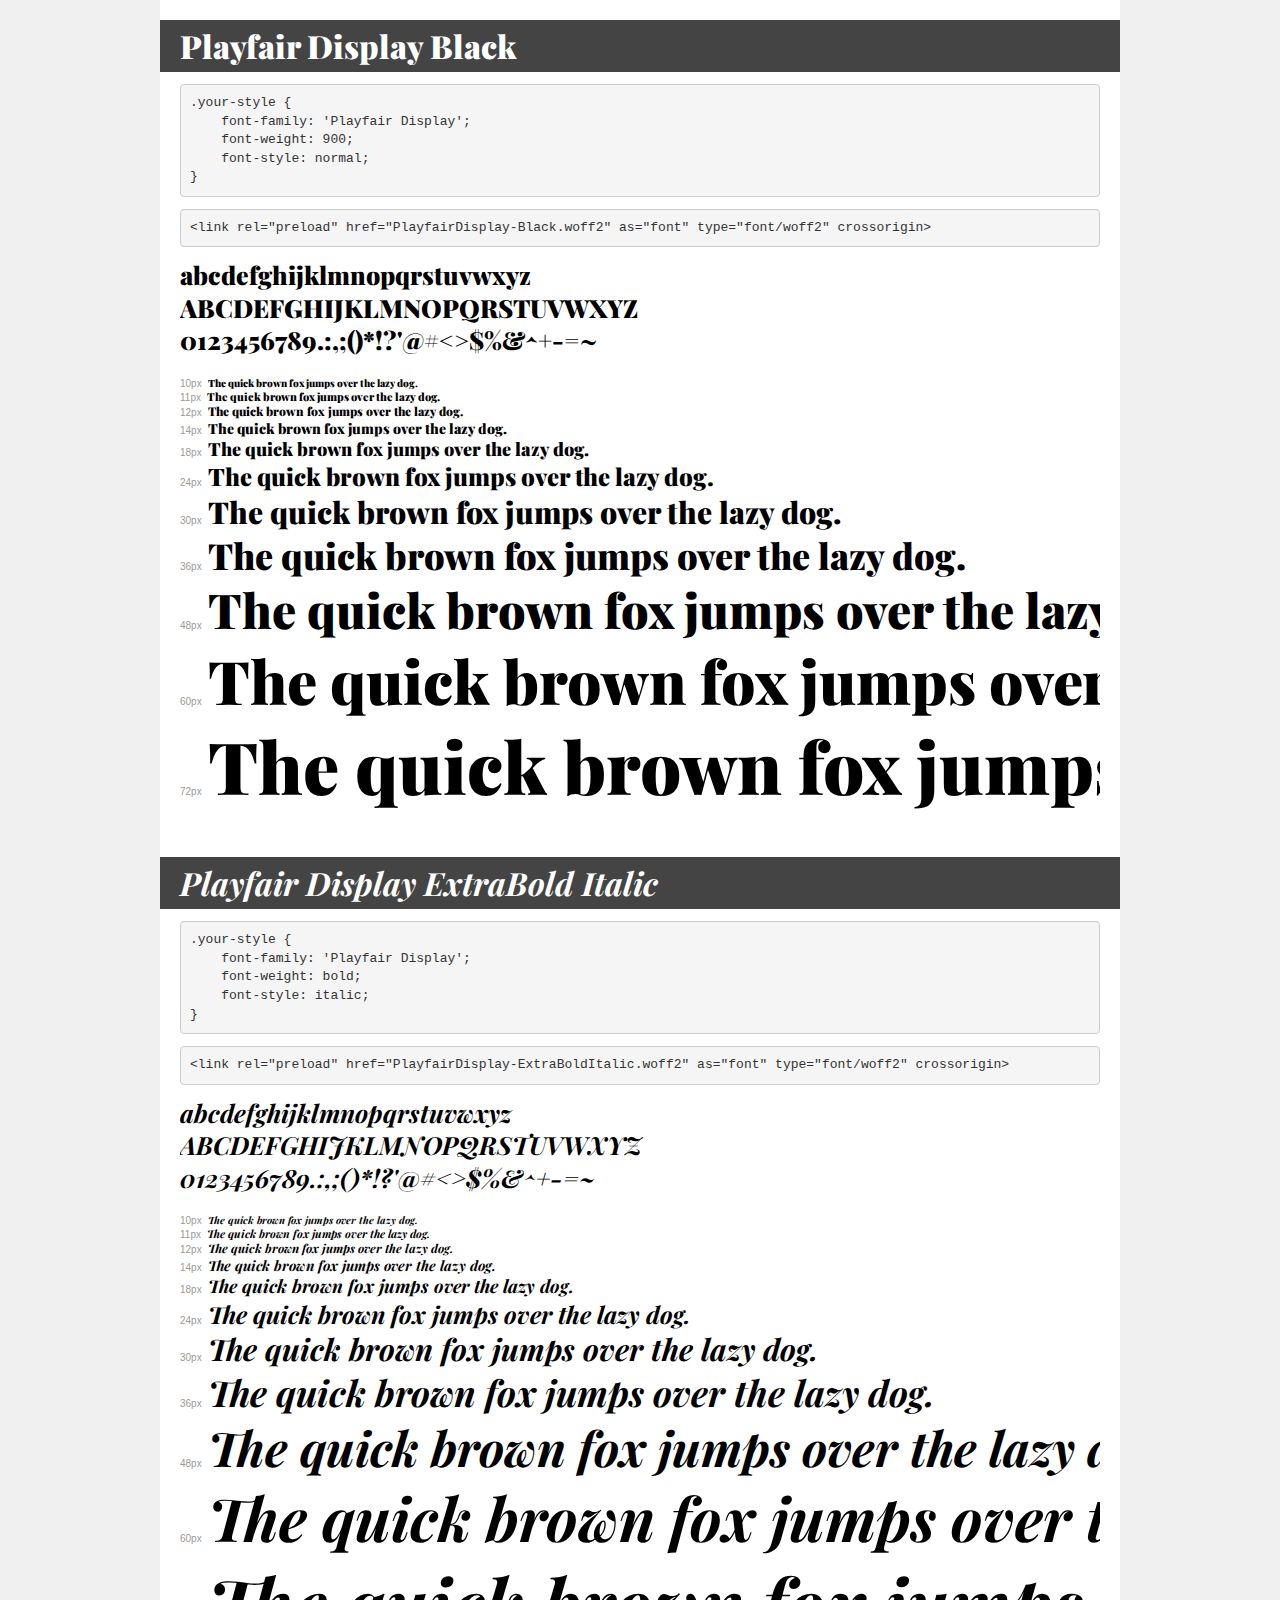
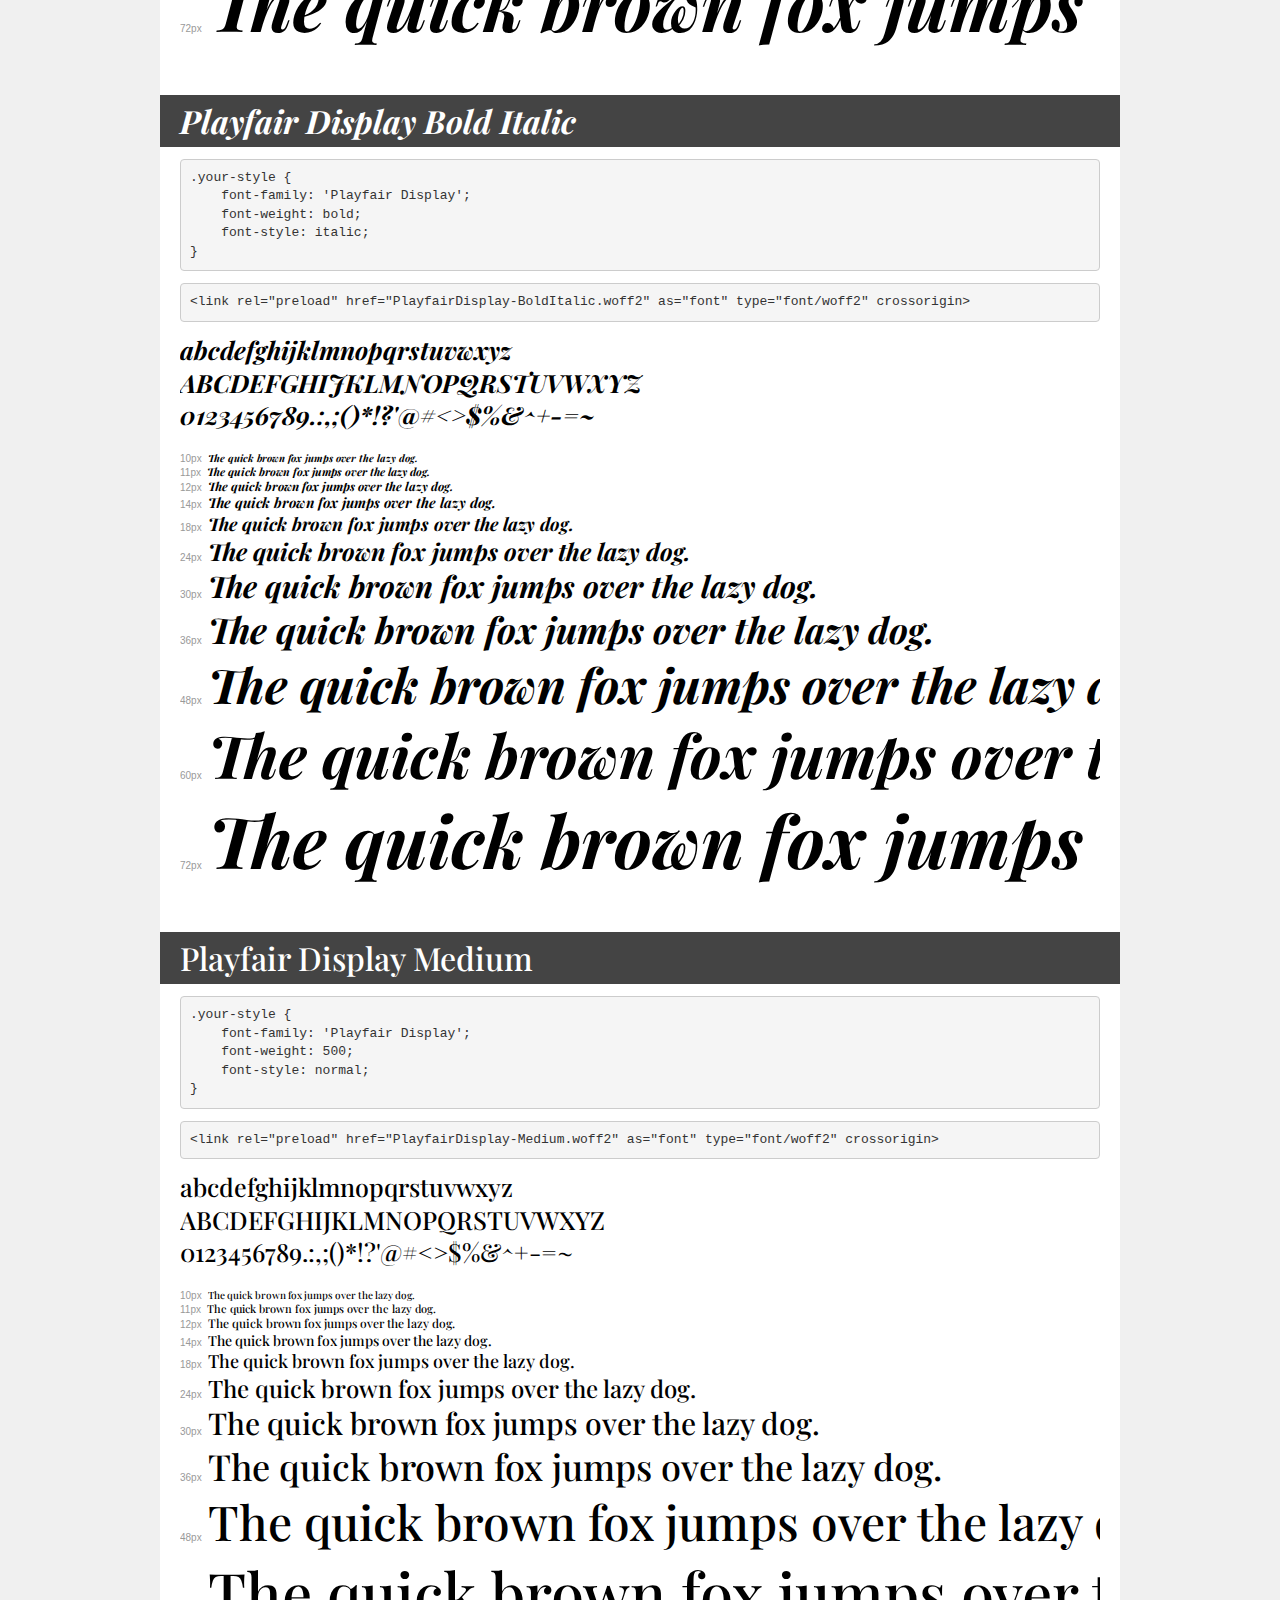
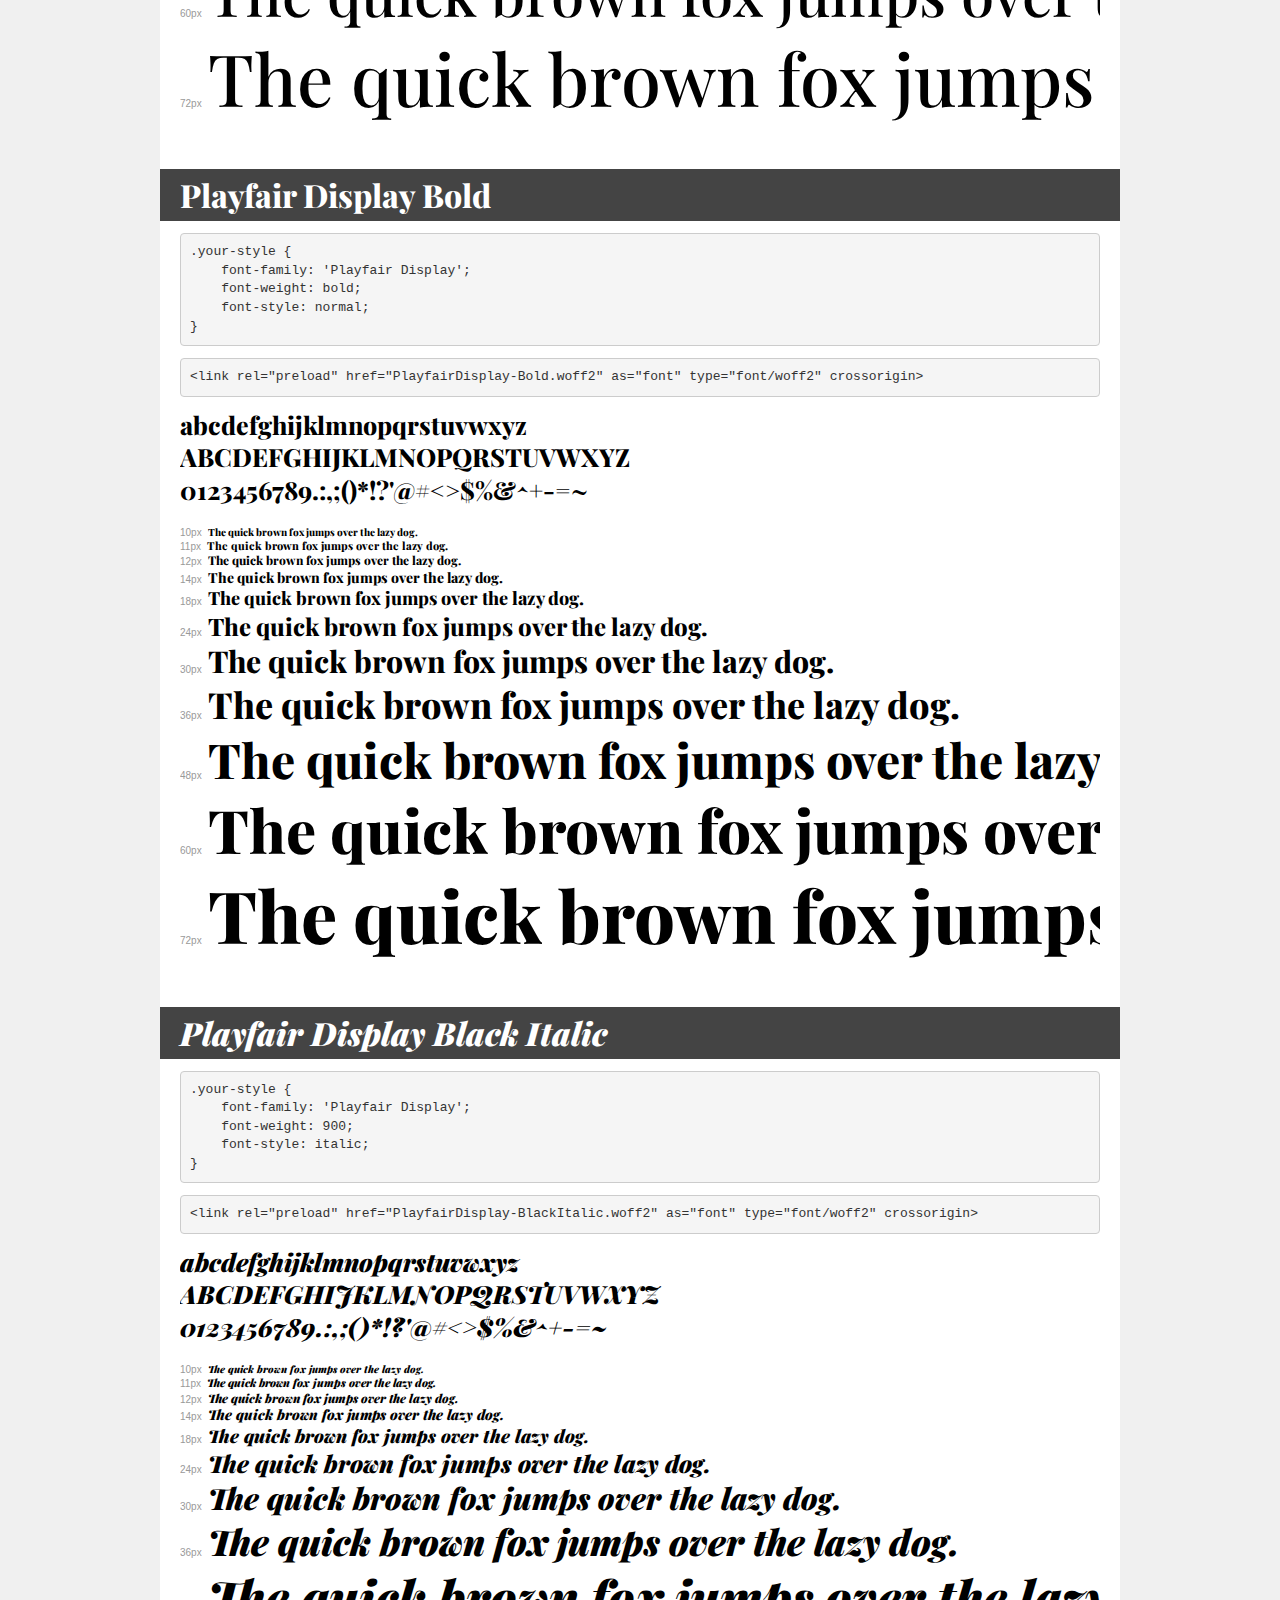
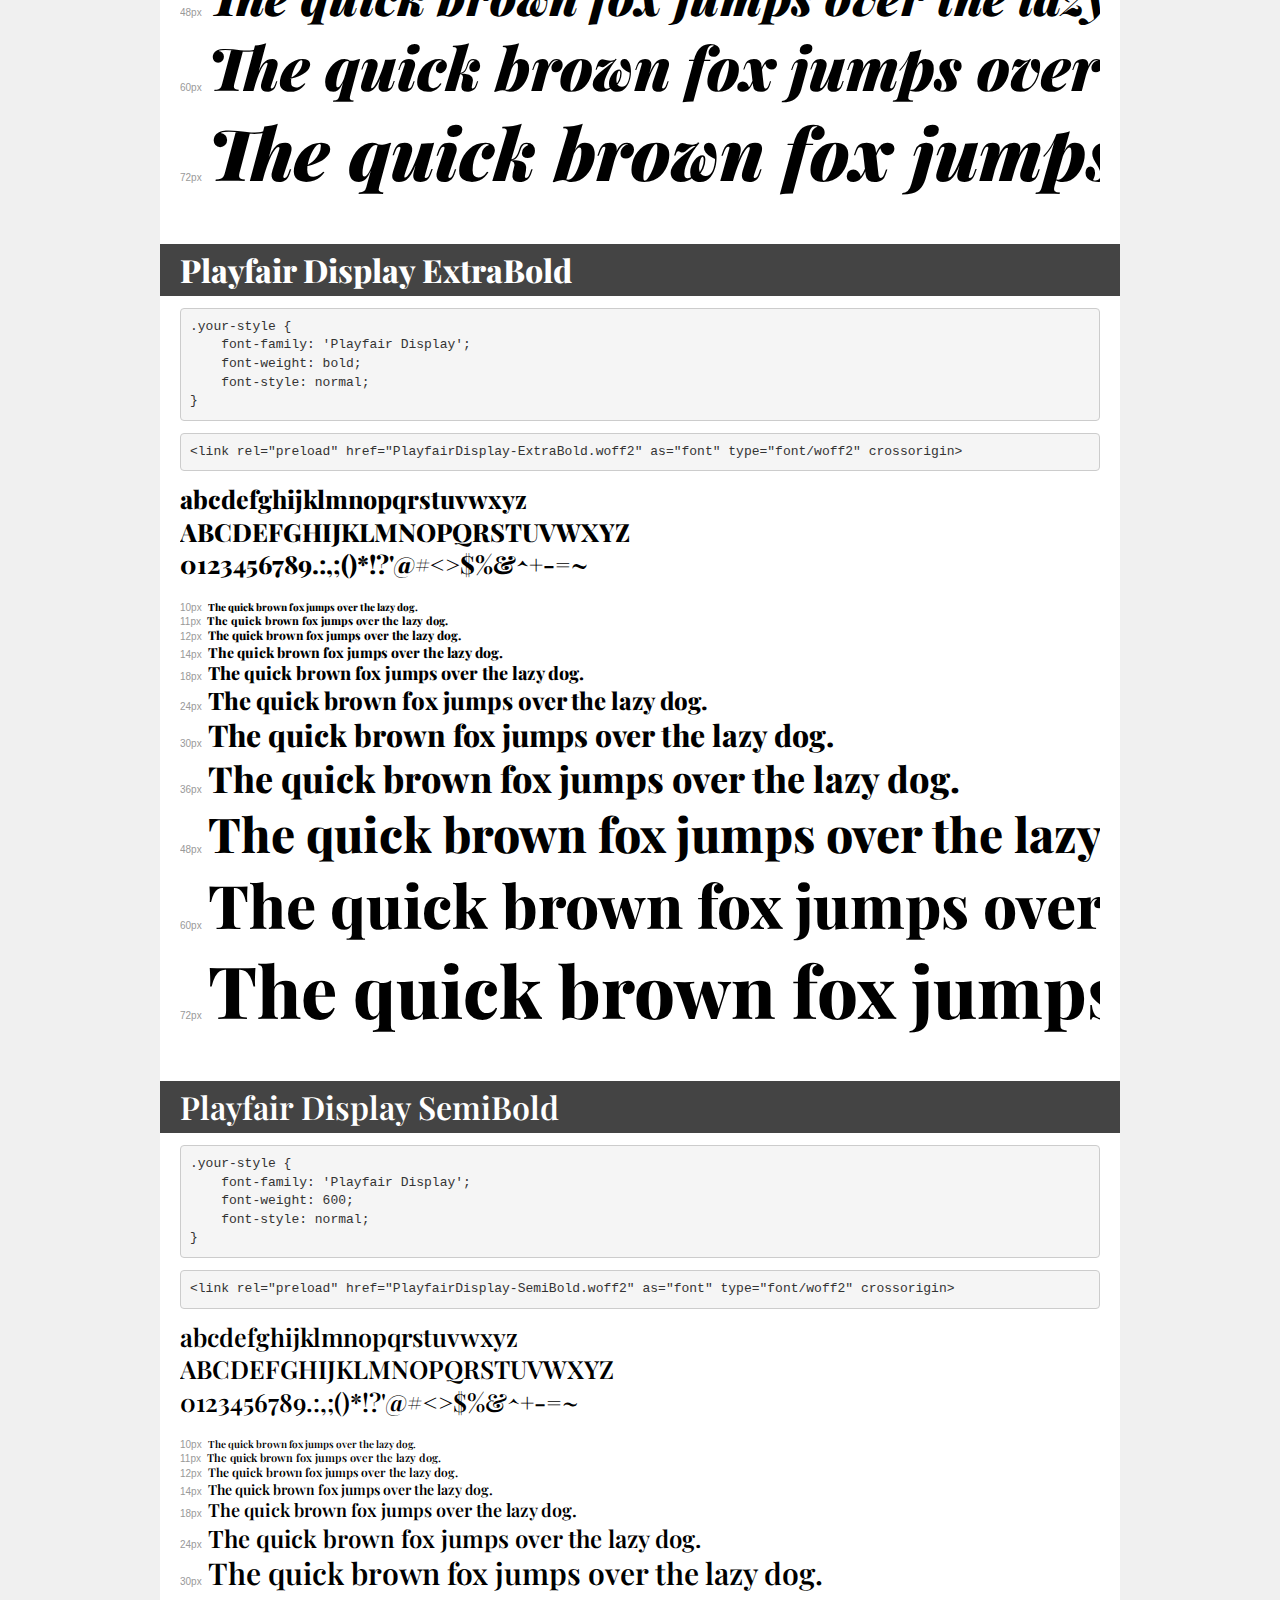
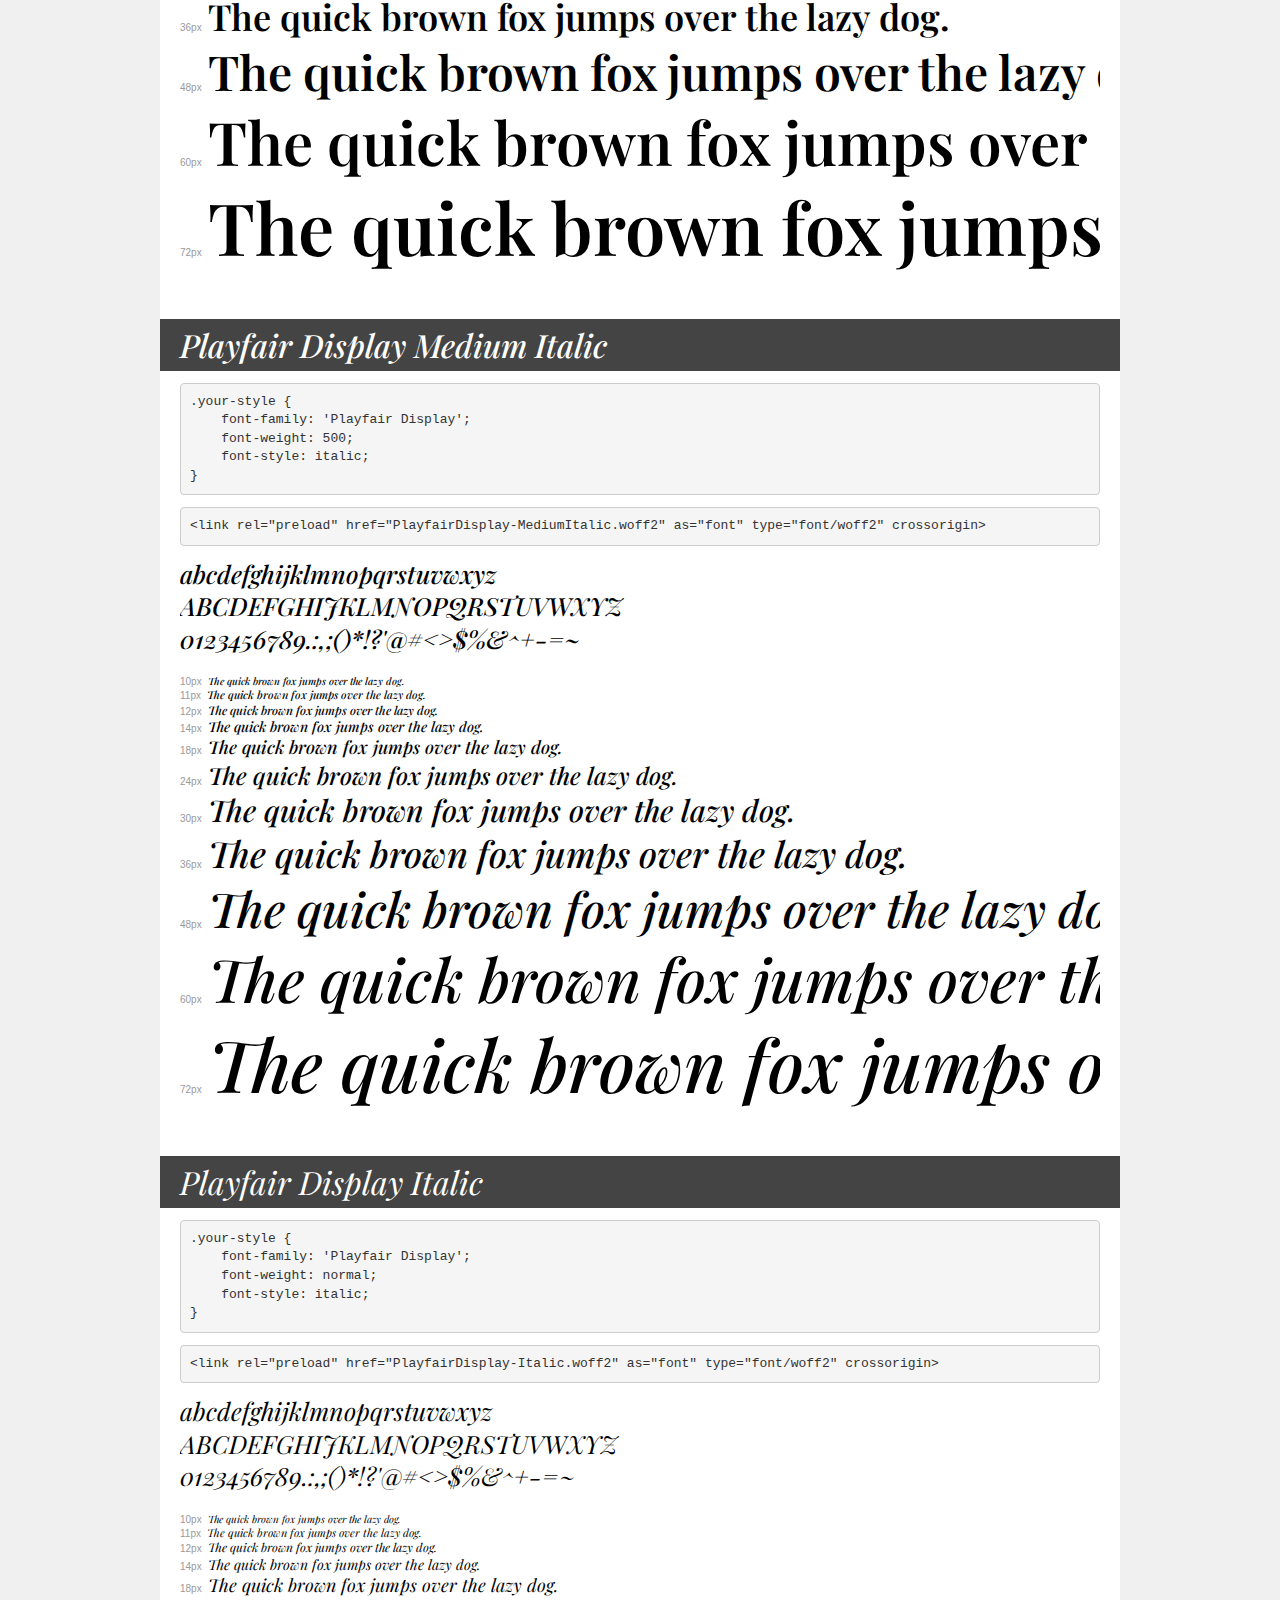
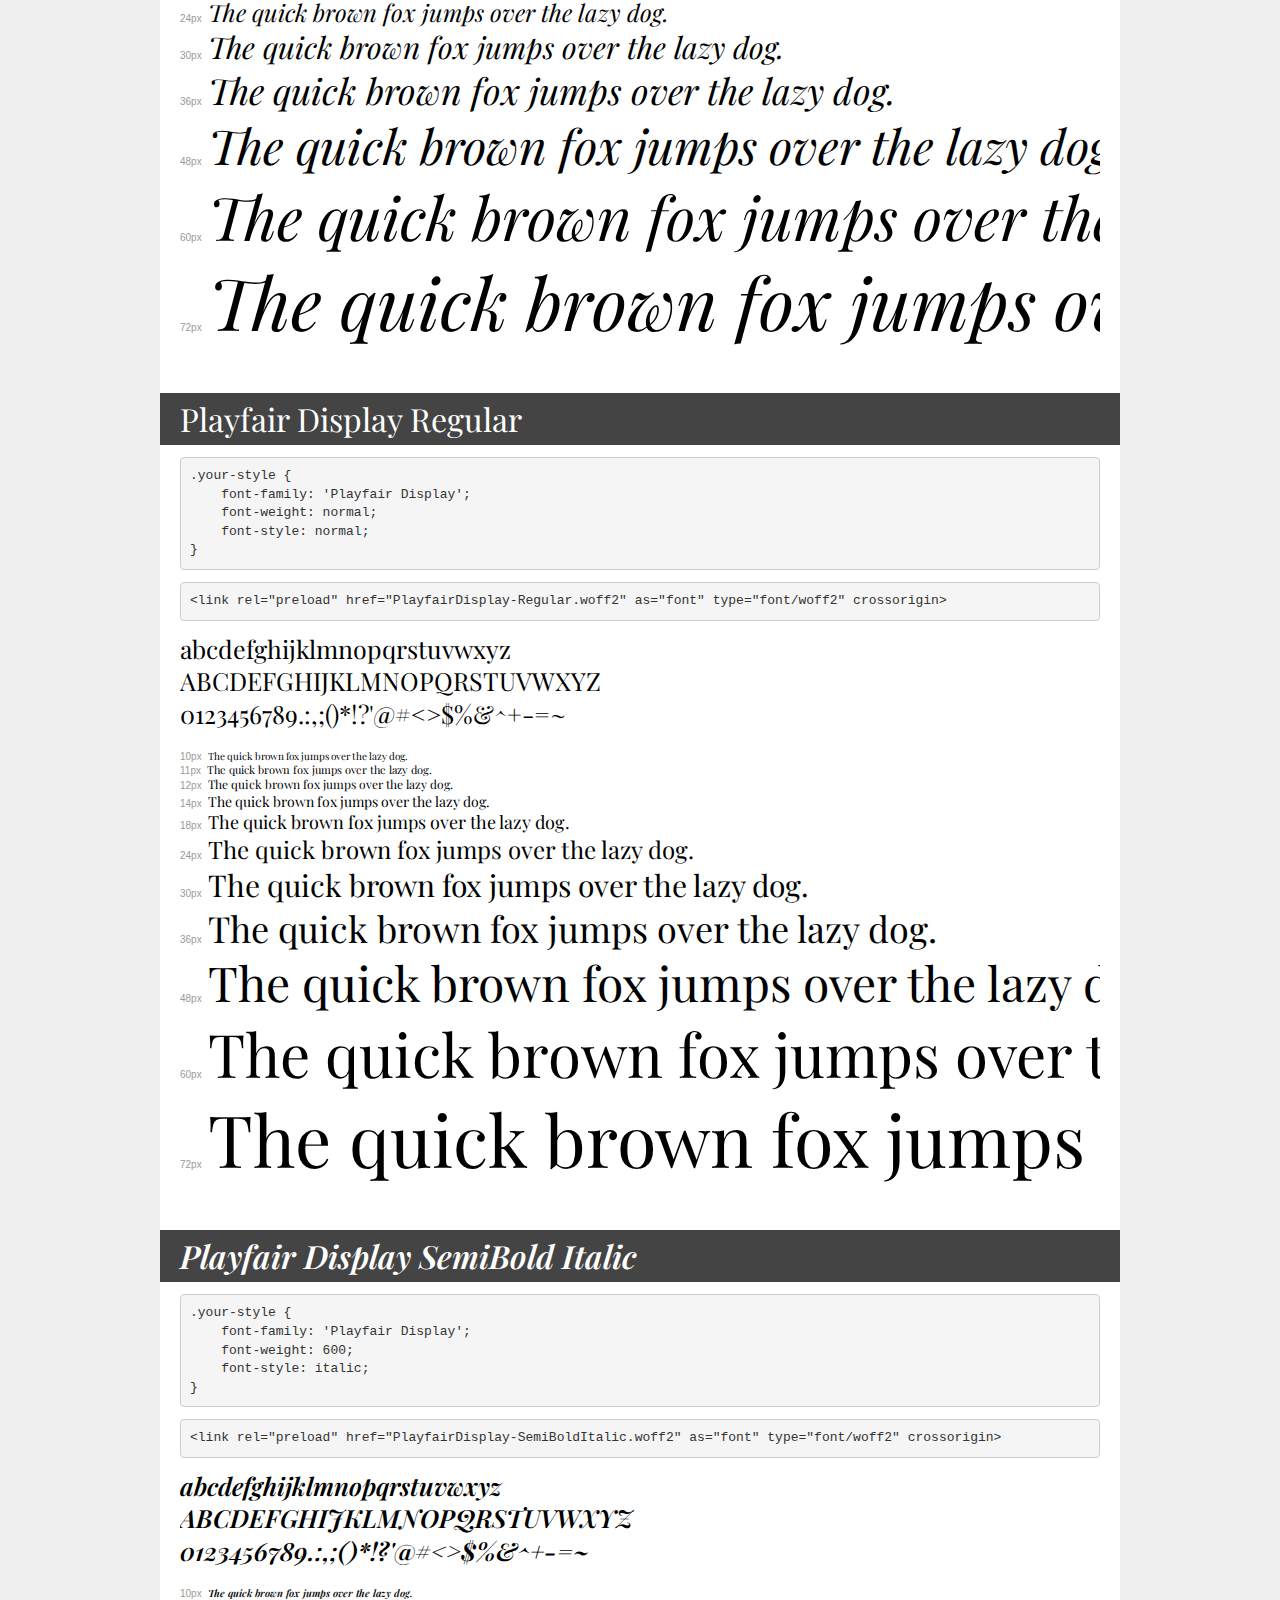
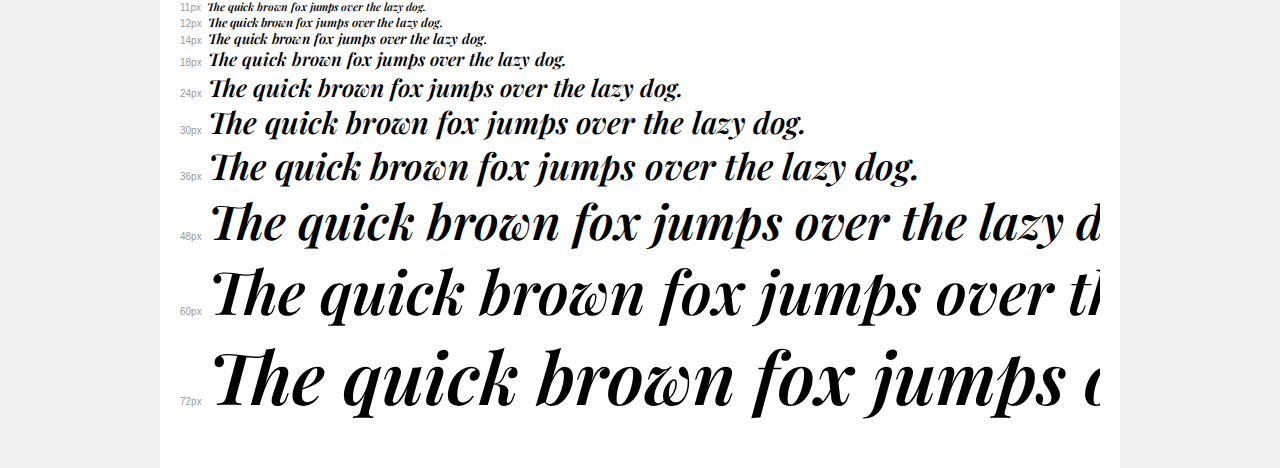
<file: extra/transfonter.org-20240219-045126/demo.html>
<!DOCTYPE html>
<html lang="en">
<head>
    <meta charset="utf-8">
    <meta http-equiv="X-UA-Compatible" content="IE=edge">
    <meta name="viewport" content="width=device-width, initial-scale=1">
    <meta name="robots" content="noindex, noarchive">
    <meta name="format-detection" content="telephone=no">
    <title>Transfonter demo</title>
    <link href="stylesheet.css" rel="stylesheet">
    <style>
        /*
        http://meyerweb.com/eric/tools/css/reset/
        v2.0 | 20110126
        License: none (public domain)
        */
        html, body, div, span, applet, object, iframe,
        h1, h2, h3, h4, h5, h6, p, blockquote, pre,
        a, abbr, acronym, address, big, cite, code,
        del, dfn, em, img, ins, kbd, q, s, samp,
        small, strike, strong, sub, sup, tt, var,
        b, u, i, center,
        dl, dt, dd, ol, ul, li,
        fieldset, form, label, legend,
        table, caption, tbody, tfoot, thead, tr, th, td,
        article, aside, canvas, details, embed,
        figure, figcaption, footer, header, hgroup,
        menu, nav, output, ruby, section, summary,
        time, mark, audio, video {
            margin: 0;
            padding: 0;
            border: 0;
            font-size: 100%;
            font: inherit;
            vertical-align: baseline;
        }
        /* HTML5 display-role reset for older browsers */
        article, aside, details, figcaption, figure,
        footer, header, hgroup, menu, nav, section {
            display: block;
        }
        body {
            line-height: 1;
        }
        ol, ul {
            list-style: none;
        }
        blockquote, q {
            quotes: none;
        }
        blockquote:before, blockquote:after,
        q:before, q:after {
            content: '';
            content: none;
        }
        table {
            border-collapse: collapse;
            border-spacing: 0;
        }
        /* demo styles */
        body {
            background: #f0f0f0;
            color: #000;
        }
        .page {
            background: #fff;
            width: 920px;
            margin: 0 auto;
            padding: 20px 20px 0 20px;
            overflow: hidden;
        }
        .font-container {
            overflow-x: auto;
            overflow-y: hidden;
            margin-bottom: 40px;
            line-height: 1.3;
            white-space: nowrap;
            padding-bottom: 5px;
        }
        h1 {
            position: relative;
            background: #444;
            font-size: 32px;
            color: #fff;
            padding: 10px 20px;
            margin: 0 -20px 12px -20px;
        }
        .letters {
            font-size: 25px;
            margin-bottom: 20px;
        }
        .s10:before {
            content: '10px';
        }
        .s11:before {
            content: '11px';
        }
        .s12:before {
            content: '12px';
        }
        .s14:before {
            content: '14px';
        }
        .s18:before {
            content: '18px';
        }
        .s24:before {
            content: '24px';
        }
        .s30:before {
            content: '30px';
        }
        .s36:before {
            content: '36px';
        }
        .s48:before {
            content: '48px';
        }
        .s60:before {
            content: '60px';
        }
        .s72:before {
            content: '72px';
        }
        .s10:before, .s11:before, .s12:before, .s14:before,
        .s18:before, .s24:before, .s30:before, .s36:before,
        .s48:before, .s60:before, .s72:before {
            font-family: Arial, sans-serif;
            font-size: 10px;
            font-weight: normal;
            font-style: normal;
            color: #999;
            padding-right: 6px;
        }
        pre {
            display: block;
            padding: 9px;
            margin: 0 0 12px;
            font-family: Monaco, Menlo, Consolas, "Courier New", monospace;
            font-size: 13px;
            line-height: 1.428571429;
            color: #333;
            font-weight: normal;
            font-style: normal;
            background-color: #f5f5f5;
            border: 1px solid #ccc;
            overflow-x: auto;
            border-radius: 4px;
        }
        /* responsive */
        @media (max-width: 959px) {
            .page {
                width: auto;
                margin: 0;
            }
        }
    </style>
</head>
<body>
<div class="page">
    <div class="demo">
        <h1 style="font-family: 'Playfair Display'; font-weight: 900; font-style: normal;">Playfair Display Black</h1>
        <pre title="Usage">.your-style {
    font-family: 'Playfair Display';
    font-weight: 900;
    font-style: normal;
}</pre>
        <pre title="Preload (optional)">
&lt;link rel=&quot;preload&quot; href=&quot;PlayfairDisplay-Black.woff2&quot; as=&quot;font&quot; type=&quot;font/woff2&quot; crossorigin&gt;</pre>
        <div class="font-container" style="font-family: 'Playfair Display'; font-weight: 900; font-style: normal;">
            <p class="letters">
                abcdefghijklmnopqrstuvwxyz<br>
ABCDEFGHIJKLMNOPQRSTUVWXYZ<br>
                0123456789.:,;()*!?'@#&lt;&gt;$%&^+-=~
            </p>
            <p class="s10" style="font-size: 10px;">The quick brown fox jumps over the lazy dog.</p>
            <p class="s11" style="font-size: 11px;">The quick brown fox jumps over the lazy dog.</p>
            <p class="s12" style="font-size: 12px;">The quick brown fox jumps over the lazy dog.</p>
            <p class="s14" style="font-size: 14px;">The quick brown fox jumps over the lazy dog.</p>
            <p class="s18" style="font-size: 18px;">The quick brown fox jumps over the lazy dog.</p>
            <p class="s24" style="font-size: 24px;">The quick brown fox jumps over the lazy dog.</p>
            <p class="s30" style="font-size: 30px;">The quick brown fox jumps over the lazy dog.</p>
            <p class="s36" style="font-size: 36px;">The quick brown fox jumps over the lazy dog.</p>
            <p class="s48" style="font-size: 48px;">The quick brown fox jumps over the lazy dog.</p>
            <p class="s60" style="font-size: 60px;">The quick brown fox jumps over the lazy dog.</p>
            <p class="s72" style="font-size: 72px;">The quick brown fox jumps over the lazy dog.</p>
        </div>
    </div>

    <div class="demo">
        <h1 style="font-family: 'Playfair Display'; font-weight: bold; font-style: italic;">Playfair Display ExtraBold Italic</h1>
        <pre title="Usage">.your-style {
    font-family: 'Playfair Display';
    font-weight: bold;
    font-style: italic;
}</pre>
        <pre title="Preload (optional)">
&lt;link rel=&quot;preload&quot; href=&quot;PlayfairDisplay-ExtraBoldItalic.woff2&quot; as=&quot;font&quot; type=&quot;font/woff2&quot; crossorigin&gt;</pre>
        <div class="font-container" style="font-family: 'Playfair Display'; font-weight: bold; font-style: italic;">
            <p class="letters">
                abcdefghijklmnopqrstuvwxyz<br>
ABCDEFGHIJKLMNOPQRSTUVWXYZ<br>
                0123456789.:,;()*!?'@#&lt;&gt;$%&^+-=~
            </p>
            <p class="s10" style="font-size: 10px;">The quick brown fox jumps over the lazy dog.</p>
            <p class="s11" style="font-size: 11px;">The quick brown fox jumps over the lazy dog.</p>
            <p class="s12" style="font-size: 12px;">The quick brown fox jumps over the lazy dog.</p>
            <p class="s14" style="font-size: 14px;">The quick brown fox jumps over the lazy dog.</p>
            <p class="s18" style="font-size: 18px;">The quick brown fox jumps over the lazy dog.</p>
            <p class="s24" style="font-size: 24px;">The quick brown fox jumps over the lazy dog.</p>
            <p class="s30" style="font-size: 30px;">The quick brown fox jumps over the lazy dog.</p>
            <p class="s36" style="font-size: 36px;">The quick brown fox jumps over the lazy dog.</p>
            <p class="s48" style="font-size: 48px;">The quick brown fox jumps over the lazy dog.</p>
            <p class="s60" style="font-size: 60px;">The quick brown fox jumps over the lazy dog.</p>
            <p class="s72" style="font-size: 72px;">The quick brown fox jumps over the lazy dog.</p>
        </div>
    </div>

    <div class="demo">
        <h1 style="font-family: 'Playfair Display'; font-weight: bold; font-style: italic;">Playfair Display Bold Italic</h1>
        <pre title="Usage">.your-style {
    font-family: 'Playfair Display';
    font-weight: bold;
    font-style: italic;
}</pre>
        <pre title="Preload (optional)">
&lt;link rel=&quot;preload&quot; href=&quot;PlayfairDisplay-BoldItalic.woff2&quot; as=&quot;font&quot; type=&quot;font/woff2&quot; crossorigin&gt;</pre>
        <div class="font-container" style="font-family: 'Playfair Display'; font-weight: bold; font-style: italic;">
            <p class="letters">
                abcdefghijklmnopqrstuvwxyz<br>
ABCDEFGHIJKLMNOPQRSTUVWXYZ<br>
                0123456789.:,;()*!?'@#&lt;&gt;$%&^+-=~
            </p>
            <p class="s10" style="font-size: 10px;">The quick brown fox jumps over the lazy dog.</p>
            <p class="s11" style="font-size: 11px;">The quick brown fox jumps over the lazy dog.</p>
            <p class="s12" style="font-size: 12px;">The quick brown fox jumps over the lazy dog.</p>
            <p class="s14" style="font-size: 14px;">The quick brown fox jumps over the lazy dog.</p>
            <p class="s18" style="font-size: 18px;">The quick brown fox jumps over the lazy dog.</p>
            <p class="s24" style="font-size: 24px;">The quick brown fox jumps over the lazy dog.</p>
            <p class="s30" style="font-size: 30px;">The quick brown fox jumps over the lazy dog.</p>
            <p class="s36" style="font-size: 36px;">The quick brown fox jumps over the lazy dog.</p>
            <p class="s48" style="font-size: 48px;">The quick brown fox jumps over the lazy dog.</p>
            <p class="s60" style="font-size: 60px;">The quick brown fox jumps over the lazy dog.</p>
            <p class="s72" style="font-size: 72px;">The quick brown fox jumps over the lazy dog.</p>
        </div>
    </div>

    <div class="demo">
        <h1 style="font-family: 'Playfair Display'; font-weight: 500; font-style: normal;">Playfair Display Medium</h1>
        <pre title="Usage">.your-style {
    font-family: 'Playfair Display';
    font-weight: 500;
    font-style: normal;
}</pre>
        <pre title="Preload (optional)">
&lt;link rel=&quot;preload&quot; href=&quot;PlayfairDisplay-Medium.woff2&quot; as=&quot;font&quot; type=&quot;font/woff2&quot; crossorigin&gt;</pre>
        <div class="font-container" style="font-family: 'Playfair Display'; font-weight: 500; font-style: normal;">
            <p class="letters">
                abcdefghijklmnopqrstuvwxyz<br>
ABCDEFGHIJKLMNOPQRSTUVWXYZ<br>
                0123456789.:,;()*!?'@#&lt;&gt;$%&^+-=~
            </p>
            <p class="s10" style="font-size: 10px;">The quick brown fox jumps over the lazy dog.</p>
            <p class="s11" style="font-size: 11px;">The quick brown fox jumps over the lazy dog.</p>
            <p class="s12" style="font-size: 12px;">The quick brown fox jumps over the lazy dog.</p>
            <p class="s14" style="font-size: 14px;">The quick brown fox jumps over the lazy dog.</p>
            <p class="s18" style="font-size: 18px;">The quick brown fox jumps over the lazy dog.</p>
            <p class="s24" style="font-size: 24px;">The quick brown fox jumps over the lazy dog.</p>
            <p class="s30" style="font-size: 30px;">The quick brown fox jumps over the lazy dog.</p>
            <p class="s36" style="font-size: 36px;">The quick brown fox jumps over the lazy dog.</p>
            <p class="s48" style="font-size: 48px;">The quick brown fox jumps over the lazy dog.</p>
            <p class="s60" style="font-size: 60px;">The quick brown fox jumps over the lazy dog.</p>
            <p class="s72" style="font-size: 72px;">The quick brown fox jumps over the lazy dog.</p>
        </div>
    </div>

    <div class="demo">
        <h1 style="font-family: 'Playfair Display'; font-weight: bold; font-style: normal;">Playfair Display Bold</h1>
        <pre title="Usage">.your-style {
    font-family: 'Playfair Display';
    font-weight: bold;
    font-style: normal;
}</pre>
        <pre title="Preload (optional)">
&lt;link rel=&quot;preload&quot; href=&quot;PlayfairDisplay-Bold.woff2&quot; as=&quot;font&quot; type=&quot;font/woff2&quot; crossorigin&gt;</pre>
        <div class="font-container" style="font-family: 'Playfair Display'; font-weight: bold; font-style: normal;">
            <p class="letters">
                abcdefghijklmnopqrstuvwxyz<br>
ABCDEFGHIJKLMNOPQRSTUVWXYZ<br>
                0123456789.:,;()*!?'@#&lt;&gt;$%&^+-=~
            </p>
            <p class="s10" style="font-size: 10px;">The quick brown fox jumps over the lazy dog.</p>
            <p class="s11" style="font-size: 11px;">The quick brown fox jumps over the lazy dog.</p>
            <p class="s12" style="font-size: 12px;">The quick brown fox jumps over the lazy dog.</p>
            <p class="s14" style="font-size: 14px;">The quick brown fox jumps over the lazy dog.</p>
            <p class="s18" style="font-size: 18px;">The quick brown fox jumps over the lazy dog.</p>
            <p class="s24" style="font-size: 24px;">The quick brown fox jumps over the lazy dog.</p>
            <p class="s30" style="font-size: 30px;">The quick brown fox jumps over the lazy dog.</p>
            <p class="s36" style="font-size: 36px;">The quick brown fox jumps over the lazy dog.</p>
            <p class="s48" style="font-size: 48px;">The quick brown fox jumps over the lazy dog.</p>
            <p class="s60" style="font-size: 60px;">The quick brown fox jumps over the lazy dog.</p>
            <p class="s72" style="font-size: 72px;">The quick brown fox jumps over the lazy dog.</p>
        </div>
    </div>

    <div class="demo">
        <h1 style="font-family: 'Playfair Display'; font-weight: 900; font-style: italic;">Playfair Display Black Italic</h1>
        <pre title="Usage">.your-style {
    font-family: 'Playfair Display';
    font-weight: 900;
    font-style: italic;
}</pre>
        <pre title="Preload (optional)">
&lt;link rel=&quot;preload&quot; href=&quot;PlayfairDisplay-BlackItalic.woff2&quot; as=&quot;font&quot; type=&quot;font/woff2&quot; crossorigin&gt;</pre>
        <div class="font-container" style="font-family: 'Playfair Display'; font-weight: 900; font-style: italic;">
            <p class="letters">
                abcdefghijklmnopqrstuvwxyz<br>
ABCDEFGHIJKLMNOPQRSTUVWXYZ<br>
                0123456789.:,;()*!?'@#&lt;&gt;$%&^+-=~
            </p>
            <p class="s10" style="font-size: 10px;">The quick brown fox jumps over the lazy dog.</p>
            <p class="s11" style="font-size: 11px;">The quick brown fox jumps over the lazy dog.</p>
            <p class="s12" style="font-size: 12px;">The quick brown fox jumps over the lazy dog.</p>
            <p class="s14" style="font-size: 14px;">The quick brown fox jumps over the lazy dog.</p>
            <p class="s18" style="font-size: 18px;">The quick brown fox jumps over the lazy dog.</p>
            <p class="s24" style="font-size: 24px;">The quick brown fox jumps over the lazy dog.</p>
            <p class="s30" style="font-size: 30px;">The quick brown fox jumps over the lazy dog.</p>
            <p class="s36" style="font-size: 36px;">The quick brown fox jumps over the lazy dog.</p>
            <p class="s48" style="font-size: 48px;">The quick brown fox jumps over the lazy dog.</p>
            <p class="s60" style="font-size: 60px;">The quick brown fox jumps over the lazy dog.</p>
            <p class="s72" style="font-size: 72px;">The quick brown fox jumps over the lazy dog.</p>
        </div>
    </div>

    <div class="demo">
        <h1 style="font-family: 'Playfair Display'; font-weight: bold; font-style: normal;">Playfair Display ExtraBold</h1>
        <pre title="Usage">.your-style {
    font-family: 'Playfair Display';
    font-weight: bold;
    font-style: normal;
}</pre>
        <pre title="Preload (optional)">
&lt;link rel=&quot;preload&quot; href=&quot;PlayfairDisplay-ExtraBold.woff2&quot; as=&quot;font&quot; type=&quot;font/woff2&quot; crossorigin&gt;</pre>
        <div class="font-container" style="font-family: 'Playfair Display'; font-weight: bold; font-style: normal;">
            <p class="letters">
                abcdefghijklmnopqrstuvwxyz<br>
ABCDEFGHIJKLMNOPQRSTUVWXYZ<br>
                0123456789.:,;()*!?'@#&lt;&gt;$%&^+-=~
            </p>
            <p class="s10" style="font-size: 10px;">The quick brown fox jumps over the lazy dog.</p>
            <p class="s11" style="font-size: 11px;">The quick brown fox jumps over the lazy dog.</p>
            <p class="s12" style="font-size: 12px;">The quick brown fox jumps over the lazy dog.</p>
            <p class="s14" style="font-size: 14px;">The quick brown fox jumps over the lazy dog.</p>
            <p class="s18" style="font-size: 18px;">The quick brown fox jumps over the lazy dog.</p>
            <p class="s24" style="font-size: 24px;">The quick brown fox jumps over the lazy dog.</p>
            <p class="s30" style="font-size: 30px;">The quick brown fox jumps over the lazy dog.</p>
            <p class="s36" style="font-size: 36px;">The quick brown fox jumps over the lazy dog.</p>
            <p class="s48" style="font-size: 48px;">The quick brown fox jumps over the lazy dog.</p>
            <p class="s60" style="font-size: 60px;">The quick brown fox jumps over the lazy dog.</p>
            <p class="s72" style="font-size: 72px;">The quick brown fox jumps over the lazy dog.</p>
        </div>
    </div>

    <div class="demo">
        <h1 style="font-family: 'Playfair Display'; font-weight: 600; font-style: normal;">Playfair Display SemiBold</h1>
        <pre title="Usage">.your-style {
    font-family: 'Playfair Display';
    font-weight: 600;
    font-style: normal;
}</pre>
        <pre title="Preload (optional)">
&lt;link rel=&quot;preload&quot; href=&quot;PlayfairDisplay-SemiBold.woff2&quot; as=&quot;font&quot; type=&quot;font/woff2&quot; crossorigin&gt;</pre>
        <div class="font-container" style="font-family: 'Playfair Display'; font-weight: 600; font-style: normal;">
            <p class="letters">
                abcdefghijklmnopqrstuvwxyz<br>
ABCDEFGHIJKLMNOPQRSTUVWXYZ<br>
                0123456789.:,;()*!?'@#&lt;&gt;$%&^+-=~
            </p>
            <p class="s10" style="font-size: 10px;">The quick brown fox jumps over the lazy dog.</p>
            <p class="s11" style="font-size: 11px;">The quick brown fox jumps over the lazy dog.</p>
            <p class="s12" style="font-size: 12px;">The quick brown fox jumps over the lazy dog.</p>
            <p class="s14" style="font-size: 14px;">The quick brown fox jumps over the lazy dog.</p>
            <p class="s18" style="font-size: 18px;">The quick brown fox jumps over the lazy dog.</p>
            <p class="s24" style="font-size: 24px;">The quick brown fox jumps over the lazy dog.</p>
            <p class="s30" style="font-size: 30px;">The quick brown fox jumps over the lazy dog.</p>
            <p class="s36" style="font-size: 36px;">The quick brown fox jumps over the lazy dog.</p>
            <p class="s48" style="font-size: 48px;">The quick brown fox jumps over the lazy dog.</p>
            <p class="s60" style="font-size: 60px;">The quick brown fox jumps over the lazy dog.</p>
            <p class="s72" style="font-size: 72px;">The quick brown fox jumps over the lazy dog.</p>
        </div>
    </div>

    <div class="demo">
        <h1 style="font-family: 'Playfair Display'; font-weight: 500; font-style: italic;">Playfair Display Medium Italic</h1>
        <pre title="Usage">.your-style {
    font-family: 'Playfair Display';
    font-weight: 500;
    font-style: italic;
}</pre>
        <pre title="Preload (optional)">
&lt;link rel=&quot;preload&quot; href=&quot;PlayfairDisplay-MediumItalic.woff2&quot; as=&quot;font&quot; type=&quot;font/woff2&quot; crossorigin&gt;</pre>
        <div class="font-container" style="font-family: 'Playfair Display'; font-weight: 500; font-style: italic;">
            <p class="letters">
                abcdefghijklmnopqrstuvwxyz<br>
ABCDEFGHIJKLMNOPQRSTUVWXYZ<br>
                0123456789.:,;()*!?'@#&lt;&gt;$%&^+-=~
            </p>
            <p class="s10" style="font-size: 10px;">The quick brown fox jumps over the lazy dog.</p>
            <p class="s11" style="font-size: 11px;">The quick brown fox jumps over the lazy dog.</p>
            <p class="s12" style="font-size: 12px;">The quick brown fox jumps over the lazy dog.</p>
            <p class="s14" style="font-size: 14px;">The quick brown fox jumps over the lazy dog.</p>
            <p class="s18" style="font-size: 18px;">The quick brown fox jumps over the lazy dog.</p>
            <p class="s24" style="font-size: 24px;">The quick brown fox jumps over the lazy dog.</p>
            <p class="s30" style="font-size: 30px;">The quick brown fox jumps over the lazy dog.</p>
            <p class="s36" style="font-size: 36px;">The quick brown fox jumps over the lazy dog.</p>
            <p class="s48" style="font-size: 48px;">The quick brown fox jumps over the lazy dog.</p>
            <p class="s60" style="font-size: 60px;">The quick brown fox jumps over the lazy dog.</p>
            <p class="s72" style="font-size: 72px;">The quick brown fox jumps over the lazy dog.</p>
        </div>
    </div>

    <div class="demo">
        <h1 style="font-family: 'Playfair Display'; font-weight: normal; font-style: italic;">Playfair Display Italic</h1>
        <pre title="Usage">.your-style {
    font-family: 'Playfair Display';
    font-weight: normal;
    font-style: italic;
}</pre>
        <pre title="Preload (optional)">
&lt;link rel=&quot;preload&quot; href=&quot;PlayfairDisplay-Italic.woff2&quot; as=&quot;font&quot; type=&quot;font/woff2&quot; crossorigin&gt;</pre>
        <div class="font-container" style="font-family: 'Playfair Display'; font-weight: normal; font-style: italic;">
            <p class="letters">
                abcdefghijklmnopqrstuvwxyz<br>
ABCDEFGHIJKLMNOPQRSTUVWXYZ<br>
                0123456789.:,;()*!?'@#&lt;&gt;$%&^+-=~
            </p>
            <p class="s10" style="font-size: 10px;">The quick brown fox jumps over the lazy dog.</p>
            <p class="s11" style="font-size: 11px;">The quick brown fox jumps over the lazy dog.</p>
            <p class="s12" style="font-size: 12px;">The quick brown fox jumps over the lazy dog.</p>
            <p class="s14" style="font-size: 14px;">The quick brown fox jumps over the lazy dog.</p>
            <p class="s18" style="font-size: 18px;">The quick brown fox jumps over the lazy dog.</p>
            <p class="s24" style="font-size: 24px;">The quick brown fox jumps over the lazy dog.</p>
            <p class="s30" style="font-size: 30px;">The quick brown fox jumps over the lazy dog.</p>
            <p class="s36" style="font-size: 36px;">The quick brown fox jumps over the lazy dog.</p>
            <p class="s48" style="font-size: 48px;">The quick brown fox jumps over the lazy dog.</p>
            <p class="s60" style="font-size: 60px;">The quick brown fox jumps over the lazy dog.</p>
            <p class="s72" style="font-size: 72px;">The quick brown fox jumps over the lazy dog.</p>
        </div>
    </div>

    <div class="demo">
        <h1 style="font-family: 'Playfair Display'; font-weight: normal; font-style: normal;">Playfair Display Regular</h1>
        <pre title="Usage">.your-style {
    font-family: 'Playfair Display';
    font-weight: normal;
    font-style: normal;
}</pre>
        <pre title="Preload (optional)">
&lt;link rel=&quot;preload&quot; href=&quot;PlayfairDisplay-Regular.woff2&quot; as=&quot;font&quot; type=&quot;font/woff2&quot; crossorigin&gt;</pre>
        <div class="font-container" style="font-family: 'Playfair Display'; font-weight: normal; font-style: normal;">
            <p class="letters">
                abcdefghijklmnopqrstuvwxyz<br>
ABCDEFGHIJKLMNOPQRSTUVWXYZ<br>
                0123456789.:,;()*!?'@#&lt;&gt;$%&^+-=~
            </p>
            <p class="s10" style="font-size: 10px;">The quick brown fox jumps over the lazy dog.</p>
            <p class="s11" style="font-size: 11px;">The quick brown fox jumps over the lazy dog.</p>
            <p class="s12" style="font-size: 12px;">The quick brown fox jumps over the lazy dog.</p>
            <p class="s14" style="font-size: 14px;">The quick brown fox jumps over the lazy dog.</p>
            <p class="s18" style="font-size: 18px;">The quick brown fox jumps over the lazy dog.</p>
            <p class="s24" style="font-size: 24px;">The quick brown fox jumps over the lazy dog.</p>
            <p class="s30" style="font-size: 30px;">The quick brown fox jumps over the lazy dog.</p>
            <p class="s36" style="font-size: 36px;">The quick brown fox jumps over the lazy dog.</p>
            <p class="s48" style="font-size: 48px;">The quick brown fox jumps over the lazy dog.</p>
            <p class="s60" style="font-size: 60px;">The quick brown fox jumps over the lazy dog.</p>
            <p class="s72" style="font-size: 72px;">The quick brown fox jumps over the lazy dog.</p>
        </div>
    </div>

    <div class="demo">
        <h1 style="font-family: 'Playfair Display'; font-weight: 600; font-style: italic;">Playfair Display SemiBold Italic</h1>
        <pre title="Usage">.your-style {
    font-family: 'Playfair Display';
    font-weight: 600;
    font-style: italic;
}</pre>
        <pre title="Preload (optional)">
&lt;link rel=&quot;preload&quot; href=&quot;PlayfairDisplay-SemiBoldItalic.woff2&quot; as=&quot;font&quot; type=&quot;font/woff2&quot; crossorigin&gt;</pre>
        <div class="font-container" style="font-family: 'Playfair Display'; font-weight: 600; font-style: italic;">
            <p class="letters">
                abcdefghijklmnopqrstuvwxyz<br>
ABCDEFGHIJKLMNOPQRSTUVWXYZ<br>
                0123456789.:,;()*!?'@#&lt;&gt;$%&^+-=~
            </p>
            <p class="s10" style="font-size: 10px;">The quick brown fox jumps over the lazy dog.</p>
            <p class="s11" style="font-size: 11px;">The quick brown fox jumps over the lazy dog.</p>
            <p class="s12" style="font-size: 12px;">The quick brown fox jumps over the lazy dog.</p>
            <p class="s14" style="font-size: 14px;">The quick brown fox jumps over the lazy dog.</p>
            <p class="s18" style="font-size: 18px;">The quick brown fox jumps over the lazy dog.</p>
            <p class="s24" style="font-size: 24px;">The quick brown fox jumps over the lazy dog.</p>
            <p class="s30" style="font-size: 30px;">The quick brown fox jumps over the lazy dog.</p>
            <p class="s36" style="font-size: 36px;">The quick brown fox jumps over the lazy dog.</p>
            <p class="s48" style="font-size: 48px;">The quick brown fox jumps over the lazy dog.</p>
            <p class="s60" style="font-size: 60px;">The quick brown fox jumps over the lazy dog.</p>
            <p class="s72" style="font-size: 72px;">The quick brown fox jumps over the lazy dog.</p>
        </div>
    </div>

</div>
</body>
</html>
</file>
<file: fonts/stylesheet.css>
@font-face {
    font-family: 'Playfair Display';
    src: url('PlayfairDisplay-Black.woff2') format('woff2'),
        url('PlayfairDisplay-Black.woff') format('woff');
    font-weight: 900;
    font-style: normal;
    font-display: swap;
}

@font-face {
    font-family: 'Playfair Display';
    src: url('PlayfairDisplay-ExtraBoldItalic.woff2') format('woff2'),
        url('PlayfairDisplay-ExtraBoldItalic.woff') format('woff');
    font-weight: bold;
    font-style: italic;
    font-display: swap;
}

@font-face {
    font-family: 'Playfair Display';
    src: url('PlayfairDisplay-BoldItalic.woff2') format('woff2'),
        url('PlayfairDisplay-BoldItalic.woff') format('woff');
    font-weight: bold;
    font-style: italic;
    font-display: swap;
}

@font-face {
    font-family: 'Playfair Display';
    src: url('PlayfairDisplay-Medium.woff2') format('woff2'),
        url('PlayfairDisplay-Medium.woff') format('woff');
    font-weight: 500;
    font-style: normal;
    font-display: swap;
}

@font-face {
    font-family: 'Playfair Display';
    src: url('PlayfairDisplay-Bold.woff2') format('woff2'),
        url('PlayfairDisplay-Bold.woff') format('woff');
    font-weight: bold;
    font-style: normal;
    font-display: swap;
}

@font-face {
    font-family: 'Playfair Display';
    src: url('PlayfairDisplay-BlackItalic.woff2') format('woff2'),
        url('PlayfairDisplay-BlackItalic.woff') format('woff');
    font-weight: 900;
    font-style: italic;
    font-display: swap;
}

@font-face {
    font-family: 'Playfair Display';
    src: url('PlayfairDisplay-ExtraBold.woff2') format('woff2'),
        url('PlayfairDisplay-ExtraBold.woff') format('woff');
    font-weight: bold;
    font-style: normal;
    font-display: swap;
}

@font-face {
    font-family: 'Playfair Display';
    src: url('PlayfairDisplay-SemiBold.woff2') format('woff2'),
        url('PlayfairDisplay-SemiBold.woff') format('woff');
    font-weight: 600;
    font-style: normal;
    font-display: swap;
}

@font-face {
    font-family: 'Playfair Display';
    src: url('PlayfairDisplay-MediumItalic.woff2') format('woff2'),
        url('PlayfairDisplay-MediumItalic.woff') format('woff');
    font-weight: 500;
    font-style: italic;
    font-display: swap;
}

@font-face {
    font-family: 'Playfair Display';
    src: url('PlayfairDisplay-Italic.woff2') format('woff2'),
        url('PlayfairDisplay-Italic.woff') format('woff');
    font-weight: normal;
    font-style: italic;
    font-display: swap;
}

@font-face {
    font-family: 'Playfair Display';
    src: url('PlayfairDisplay-Regular.woff2') format('woff2'),
        url('PlayfairDisplay-Regular.woff') format('woff');
    font-weight: normal;
    font-style: normal;
    font-display: swap;
}

@font-face {
    font-family: 'Playfair Display';
    src: url('PlayfairDisplay-SemiBoldItalic.woff2') format('woff2'),
        url('PlayfairDisplay-SemiBoldItalic.woff') format('woff');
    font-weight: 600;
    font-style: italic;
    font-display: swap;
}
</file>
<file: css/style.css>
:root {
    --dark-color: black;
    --color: white;
    --color-dark: #79787876;
}

* {
    margin: 0;
    padding: 0;
    box-sizing: border-box;
}

.contariner {
    max-width: 1140px;
    margin: 0 auto;
    padding: 0 15px;
}

li {
    list-style: none;
}

a {
    text-decoration: none;
    display: inline-block;
}

.d-flex {
    display: flex;
}

.justify-center {
    justify-content: center;
}

.align-center {
    align-items: center;
}

.text-center {
    text-align: center;
}

img {
    max-width: 100%;
    display: block;
}

.w-1 {
    width: 100%;
}

.w-2 {
    width: 50%;
}

.w-3 {
    width: 25%;
}

.row {
    display: n flex;
    flex-wrap: wrap;
}

.py {
    padding: 100px 0;
}

.relative {
    position: relative;
}


/* BENNER */

.benner-content h4 {
    margin-bottom: 15px;
    color: #79787876;
    font-size: 14px;
}

.benner-content h2 {
    font-size: 40px;
}

.images {
    width: 82%;
    margin-top: 20px;
}

/* about */

.about{
    background-color: rgba(41, 38, 38, 0.992);
}
.about-img {
    margin: 0 20px 0 0;
}

.about-content h6{
    color: rgba(180, 180, 100, 0.75)
}

.about-content h2{
    margin: 15px 0;
    font-size: 40px;
    color: var(--color);
}

.about-content p{
    color: var(--color);
    margin-bottom: 20px ;
}

.about-content{
    color: var(--color);
}
</file>
<file: extra/transfonter.org-20240219-045126/stylesheet.css>
@font-face {
    font-family: 'Playfair Display';
    src: url('PlayfairDisplay-Black.woff2') format('woff2'),
        url('PlayfairDisplay-Black.woff') format('woff');
    font-weight: 900;
    font-style: normal;
    font-display: swap;
}

@font-face {
    font-family: 'Playfair Display';
    src: url('PlayfairDisplay-ExtraBoldItalic.woff2') format('woff2'),
        url('PlayfairDisplay-ExtraBoldItalic.woff') format('woff');
    font-weight: bold;
    font-style: italic;
    font-display: swap;
}

@font-face {
    font-family: 'Playfair Display';
    src: url('PlayfairDisplay-BoldItalic.woff2') format('woff2'),
        url('PlayfairDisplay-BoldItalic.woff') format('woff');
    font-weight: bold;
    font-style: italic;
    font-display: swap;
}

@font-face {
    font-family: 'Playfair Display';
    src: url('PlayfairDisplay-Medium.woff2') format('woff2'),
        url('PlayfairDisplay-Medium.woff') format('woff');
    font-weight: 500;
    font-style: normal;
    font-display: swap;
}

@font-face {
    font-family: 'Playfair Display';
    src: url('PlayfairDisplay-Bold.woff2') format('woff2'),
        url('PlayfairDisplay-Bold.woff') format('woff');
    font-weight: bold;
    font-style: normal;
    font-display: swap;
}

@font-face {
    font-family: 'Playfair Display';
    src: url('PlayfairDisplay-BlackItalic.woff2') format('woff2'),
        url('PlayfairDisplay-BlackItalic.woff') format('woff');
    font-weight: 900;
    font-style: italic;
    font-display: swap;
}

@font-face {
    font-family: 'Playfair Display';
    src: url('PlayfairDisplay-ExtraBold.woff2') format('woff2'),
        url('PlayfairDisplay-ExtraBold.woff') format('woff');
    font-weight: bold;
    font-style: normal;
    font-display: swap;
}

@font-face {
    font-family: 'Playfair Display';
    src: url('PlayfairDisplay-SemiBold.woff2') format('woff2'),
        url('PlayfairDisplay-SemiBold.woff') format('woff');
    font-weight: 600;
    font-style: normal;
    font-display: swap;
}

@font-face {
    font-family: 'Playfair Display';
    src: url('PlayfairDisplay-MediumItalic.woff2') format('woff2'),
        url('PlayfairDisplay-MediumItalic.woff') format('woff');
    font-weight: 500;
    font-style: italic;
    font-display: swap;
}

@font-face {
    font-family: 'Playfair Display';
    src: url('PlayfairDisplay-Italic.woff2') format('woff2'),
        url('PlayfairDisplay-Italic.woff') format('woff');
    font-weight: normal;
    font-style: italic;
    font-display: swap;
}

@font-face {
    font-family: 'Playfair Display';
    src: url('PlayfairDisplay-Regular.woff2') format('woff2'),
        url('PlayfairDisplay-Regular.woff') format('woff');
    font-weight: normal;
    font-style: normal;
    font-display: swap;
}

@font-face {
    font-family: 'Playfair Display';
    src: url('PlayfairDisplay-SemiBoldItalic.woff2') format('woff2'),
        url('PlayfairDisplay-SemiBoldItalic.woff') format('woff');
    font-weight: 600;
    font-style: italic;
    font-display: swap;
}
</file>
